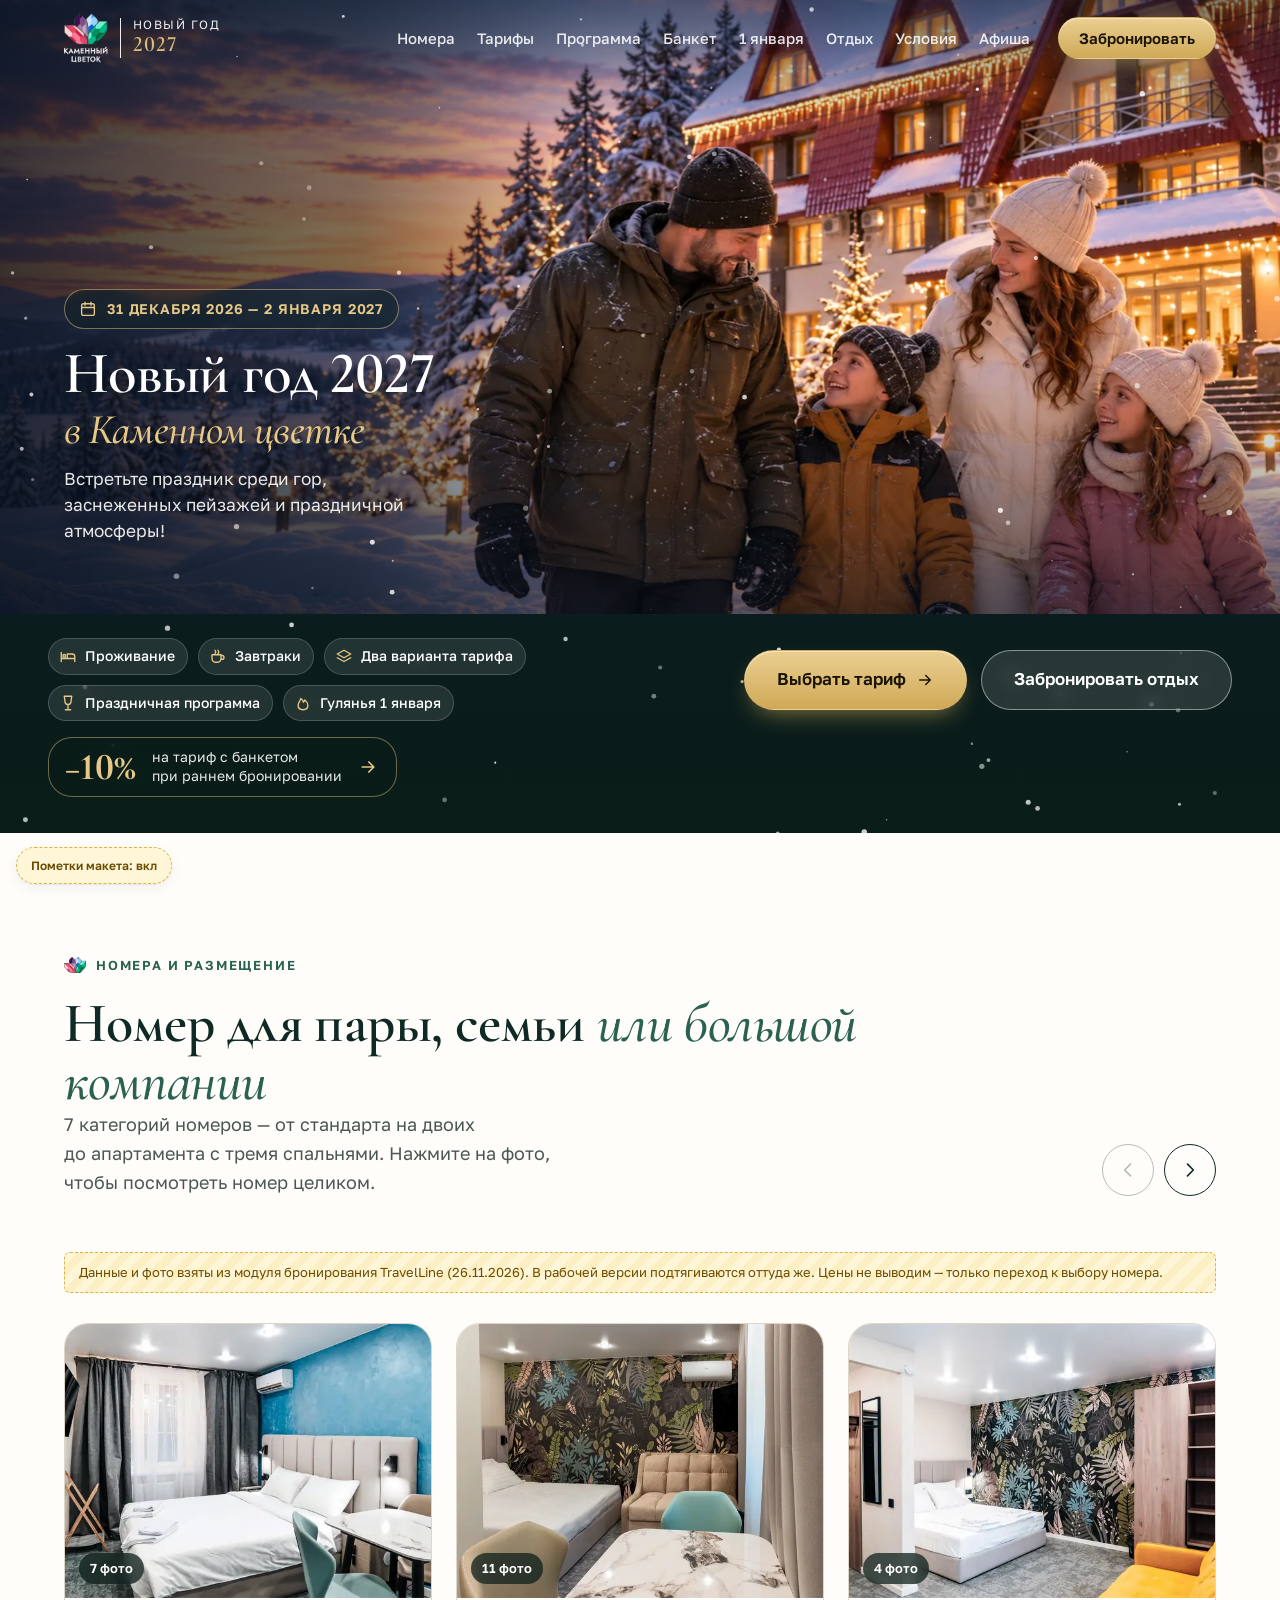
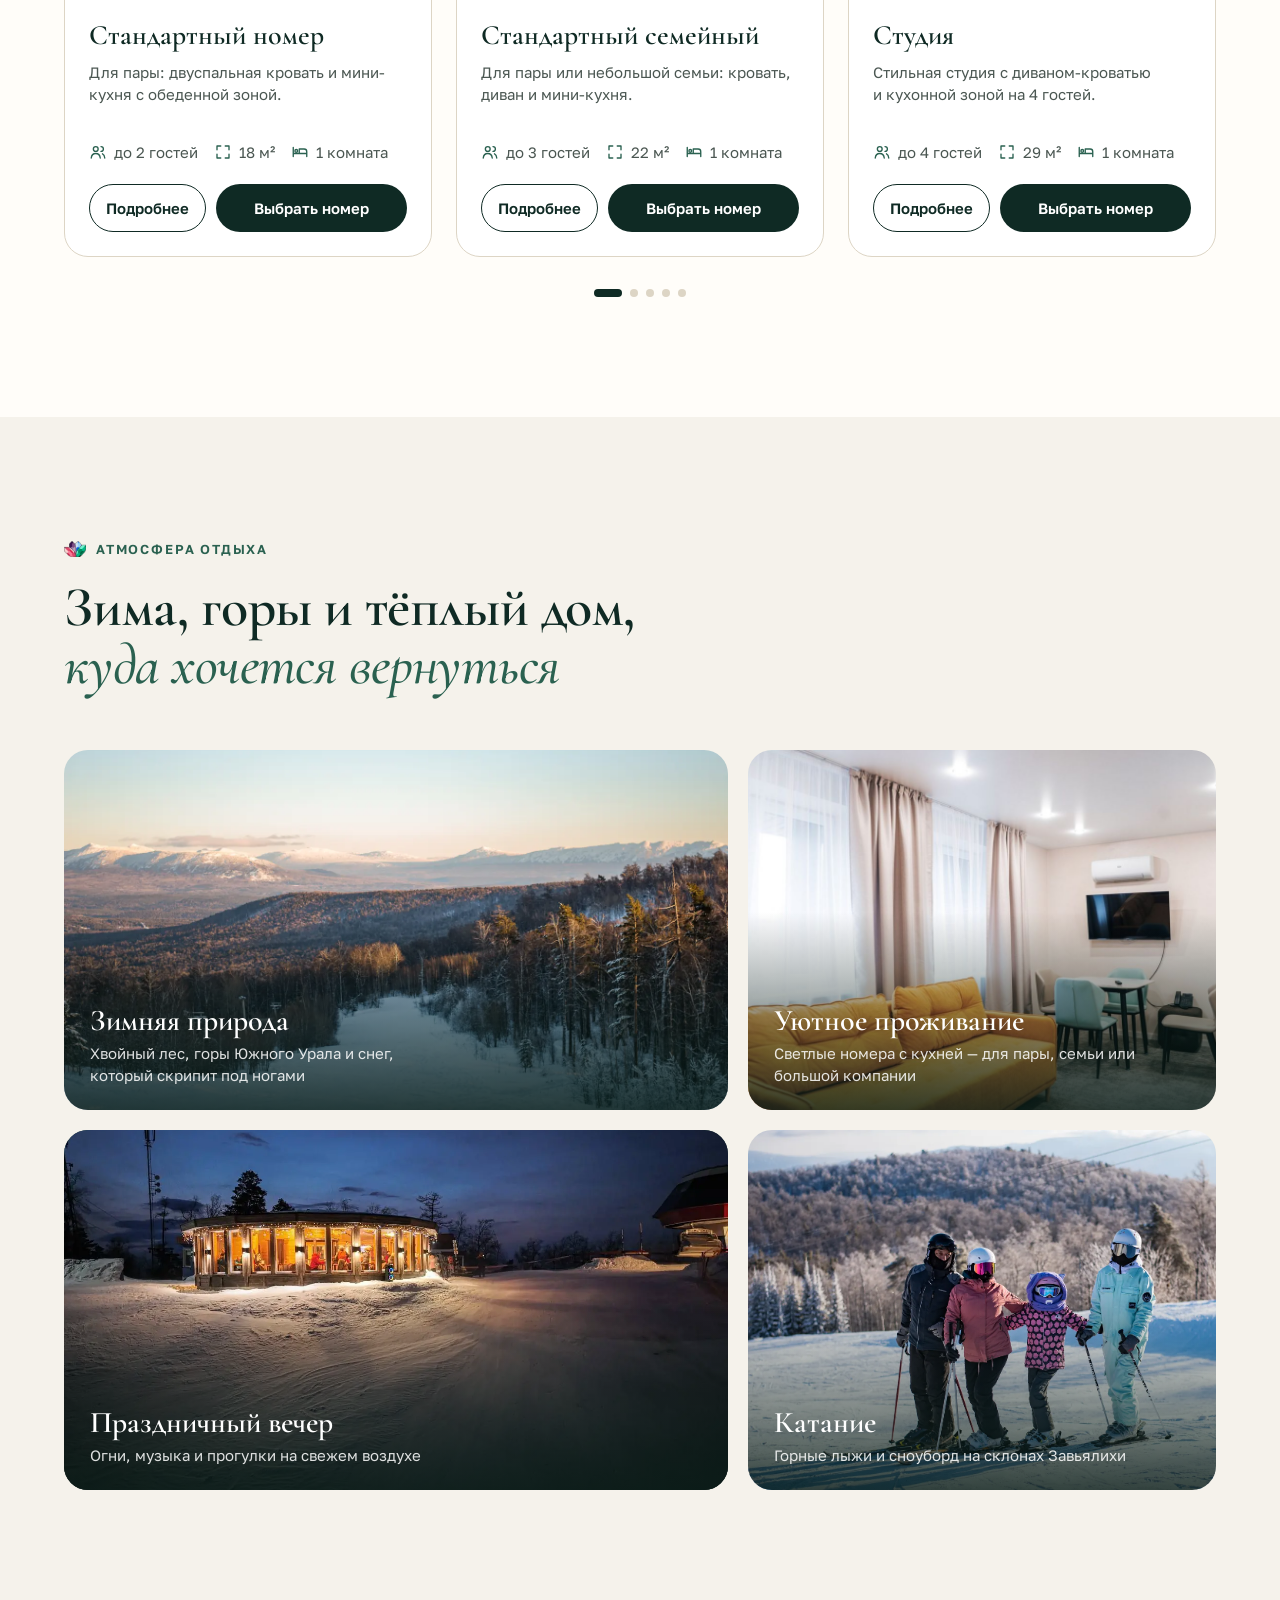
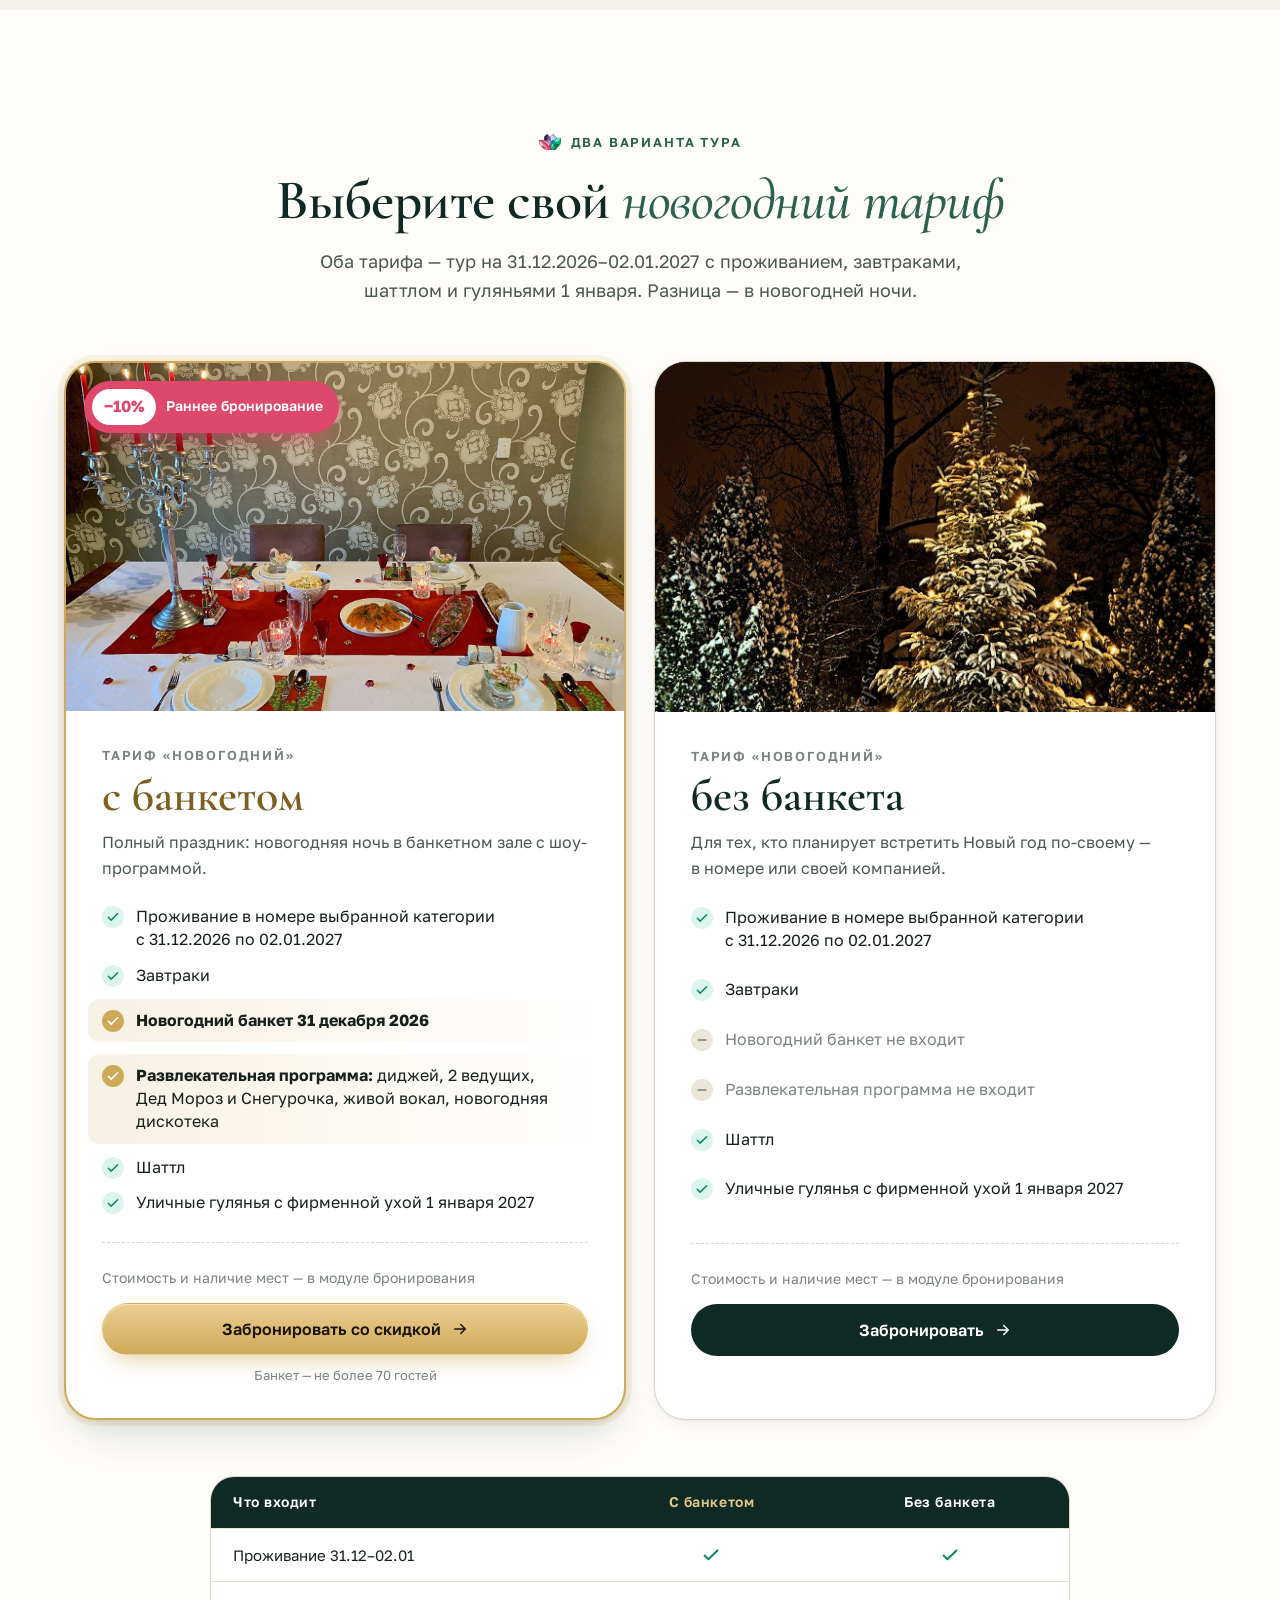
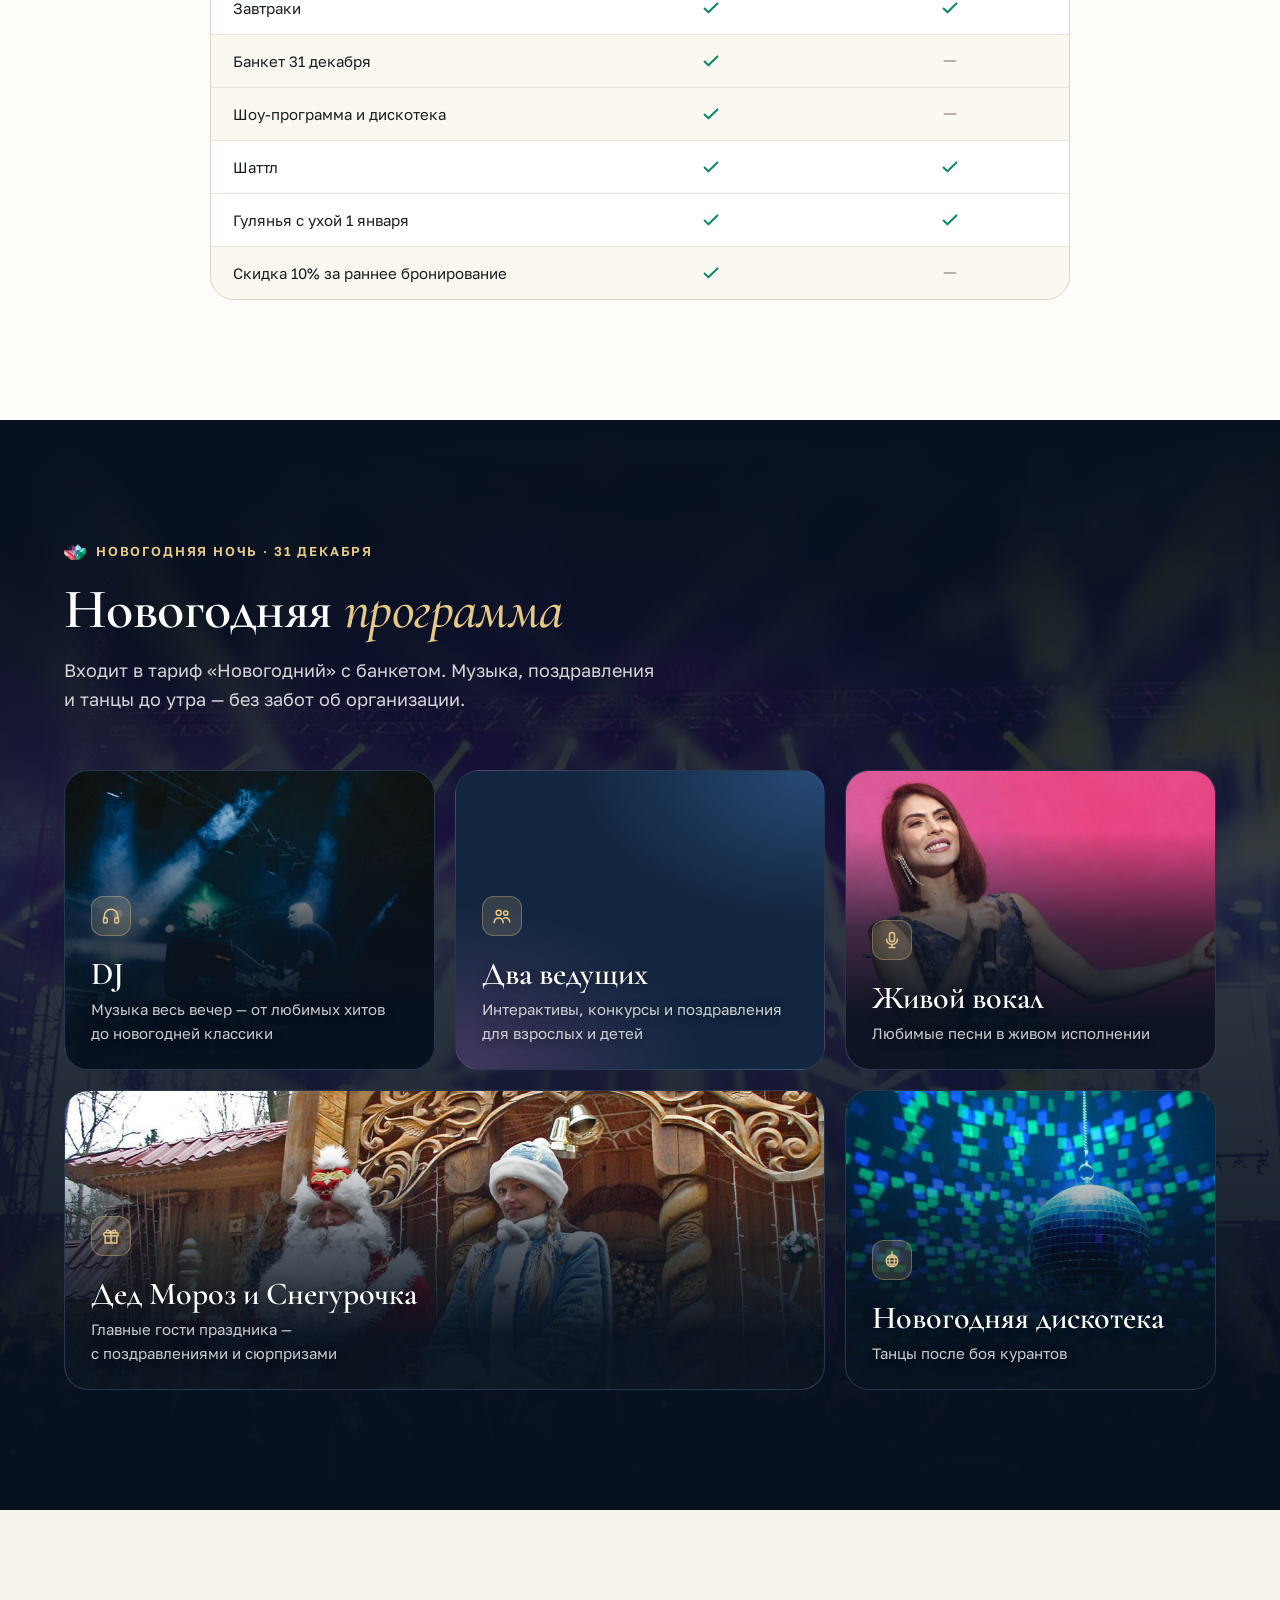
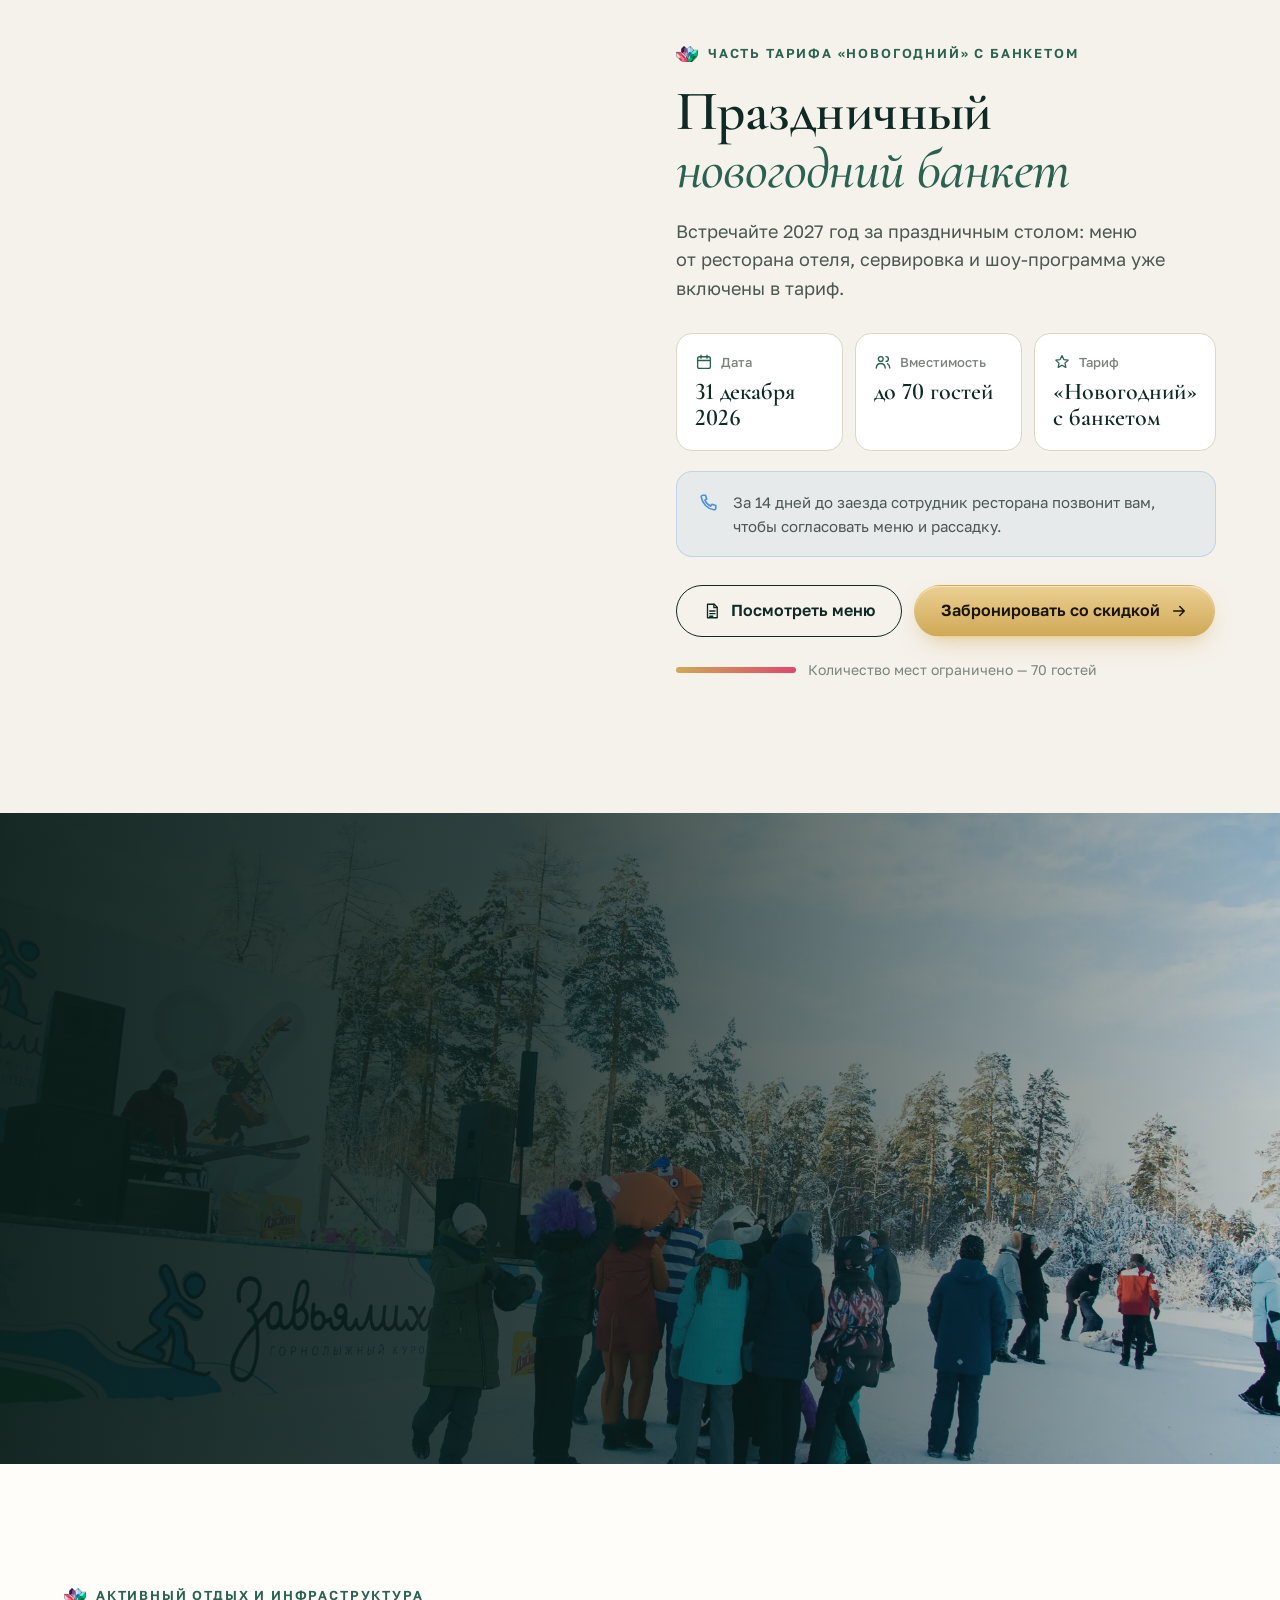
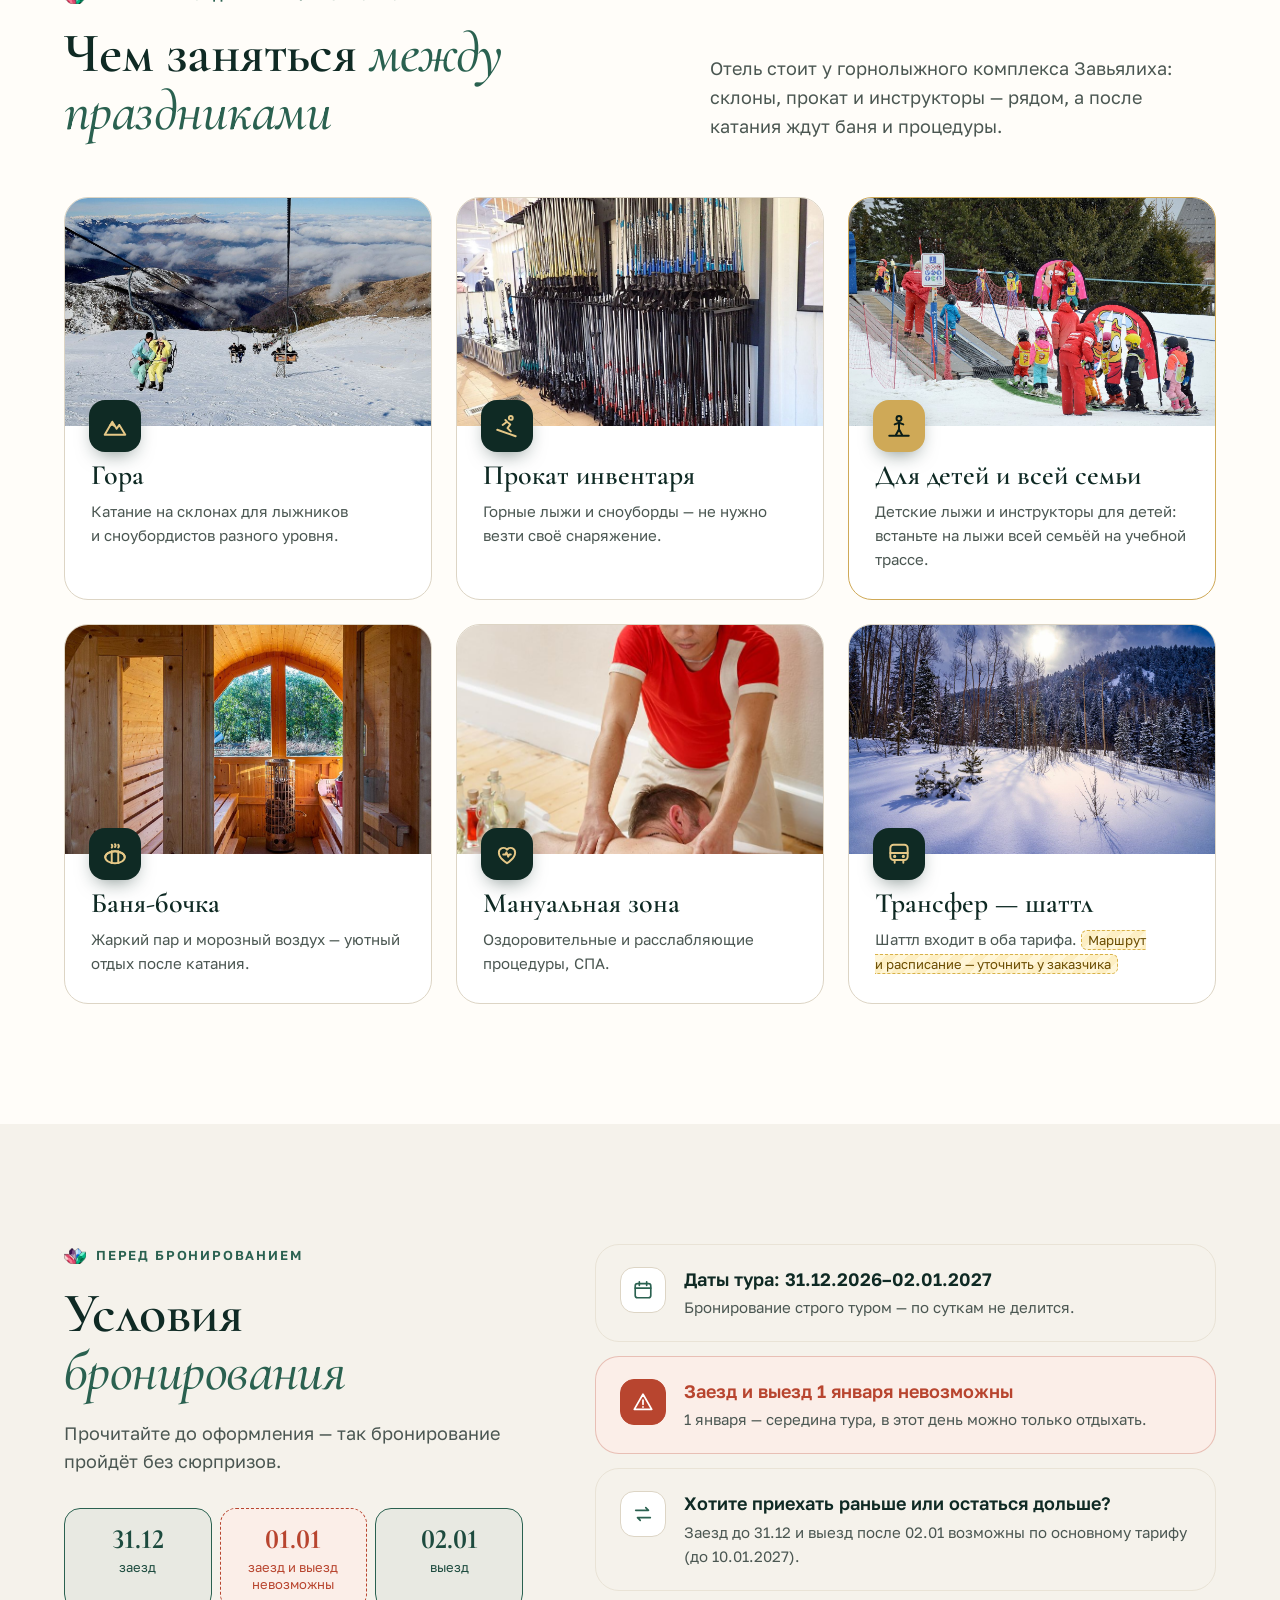
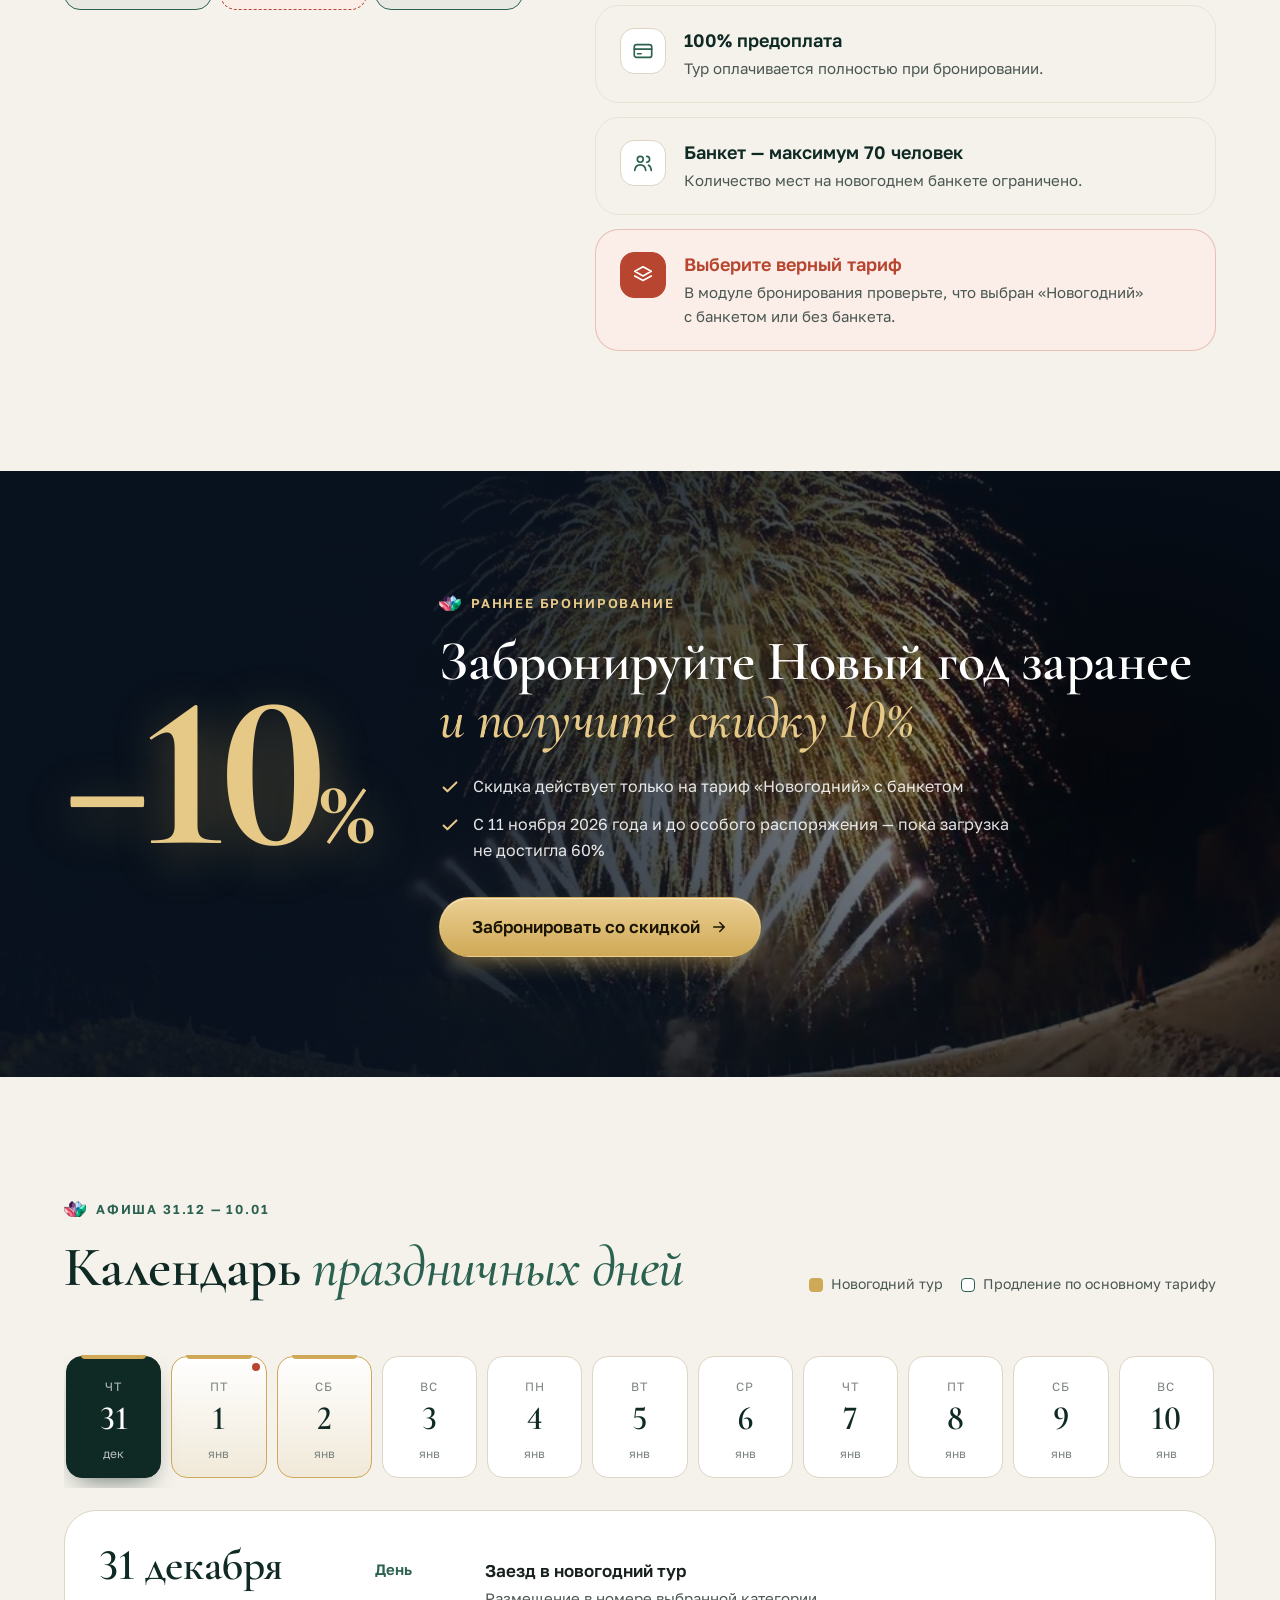
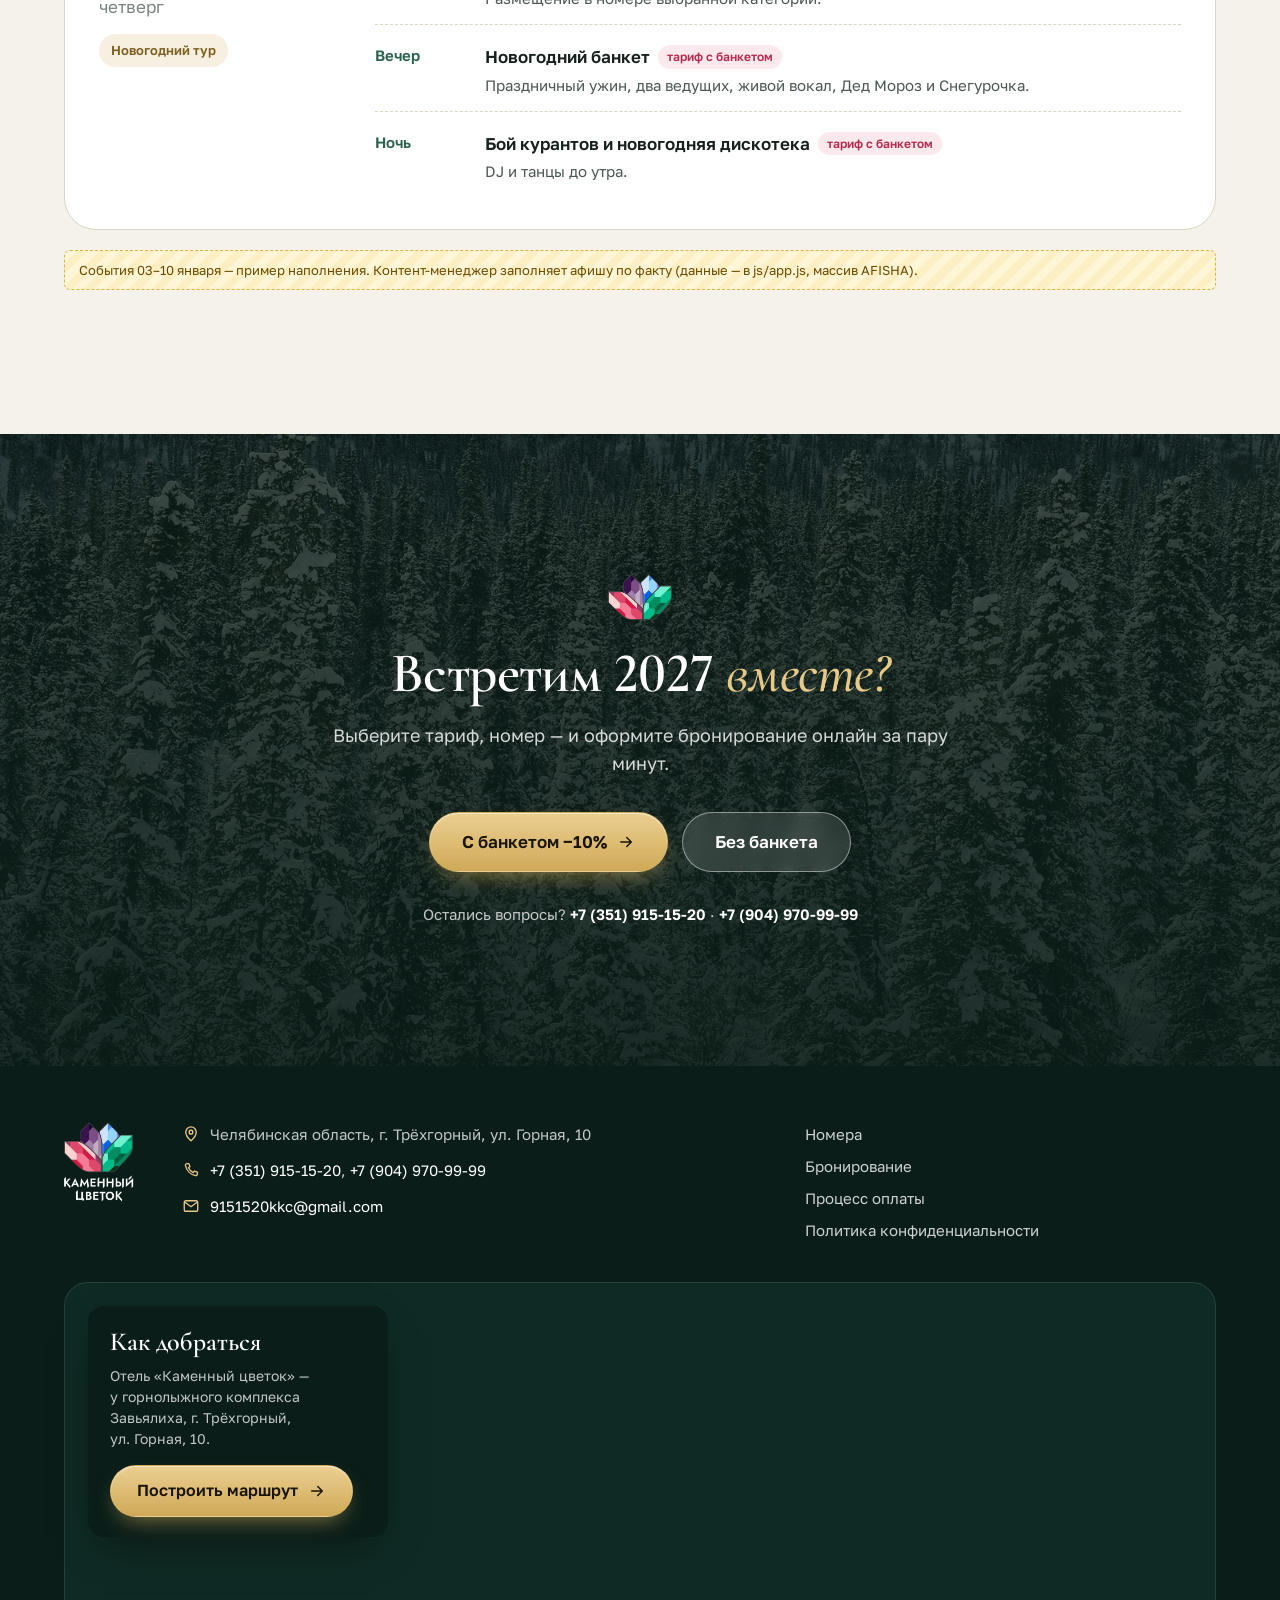
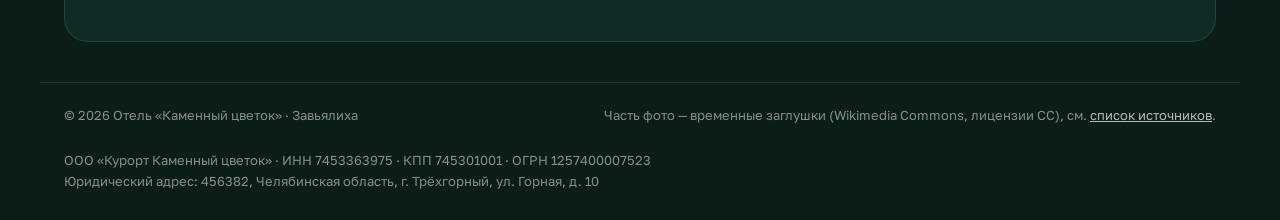
<file: index.html>
<!doctype html>
<html lang="ru">
<head>
<meta charset="utf-8">
<meta name="viewport" content="width=device-width, initial-scale=1, viewport-fit=cover">
<title>Новый год 2027 в «Каменном цветке» — новогодний тур 31.12–02.01 · Завьялиха</title>
<meta name="description" content="Новогодний тур 31 декабря 2026 — 2 января 2027 в отеле «Каменный цветок» у Завьялихи: проживание, завтраки, банкет с программой, гулянья с фирменной ухой 1 января. Скидка 10% при раннем бронировании.">
<meta property="og:title" content="Новый год 2027 в Каменном цветке">
<meta property="og:description" content="Встретьте праздник среди гор, заснеженных пейзажей и праздничной атмосферы.">
<meta property="og:image" content="img/stock/hero-winter.jpg">
<meta name="theme-color" content="#0F2A24">
<link rel="icon" href="img/mark-color.png">
<link rel="preconnect" href="https://fonts.googleapis.com">
<link rel="preconnect" href="https://fonts.gstatic.com" crossorigin>
<link href="https://fonts.googleapis.com/css2?family=Cormorant+Garamond:ital,wght@0,500;0,600;0,700;1,500;1,600&family=Golos+Text:wght@400;500;600;700&display=swap" rel="stylesheet">
<link rel="preload" as="image" href="img/stock/hero-winter.jpg">
<link rel="stylesheet" href="css/styles.css">
</head>
<body>

<!-- SVG-иконки -->
<svg width="0" height="0" style="position:absolute" aria-hidden="true">
  <defs>
    <symbol id="i-check" viewBox="0 0 24 24"><path d="M5 12.5l4.2 4.2L19 7" fill="none" stroke="currentColor" stroke-width="2.2" stroke-linecap="round" stroke-linejoin="round"/></symbol>
    <symbol id="i-minus" viewBox="0 0 24 24"><path d="M6 12h12" fill="none" stroke="currentColor" stroke-width="2" stroke-linecap="round"/></symbol>
    <symbol id="i-arrow" viewBox="0 0 24 24"><path d="M5 12h14M13 6l6 6-6 6" fill="none" stroke="currentColor" stroke-width="2" stroke-linecap="round" stroke-linejoin="round"/></symbol>
    <symbol id="i-left" viewBox="0 0 24 24"><path d="M15 5l-7 7 7 7" fill="none" stroke="currentColor" stroke-width="2" stroke-linecap="round" stroke-linejoin="round"/></symbol>
    <symbol id="i-right" viewBox="0 0 24 24"><path d="M9 5l7 7-7 7" fill="none" stroke="currentColor" stroke-width="2" stroke-linecap="round" stroke-linejoin="round"/></symbol>
    <symbol id="i-cal" viewBox="0 0 24 24"><g fill="none" stroke="currentColor" stroke-width="1.8" stroke-linecap="round"><rect x="3.5" y="5" width="17" height="15.5" rx="2.5"/><path d="M3.5 10h17M8 3v4M16 3v4"/></g></symbol>
    <symbol id="i-bed" viewBox="0 0 24 24"><g fill="none" stroke="currentColor" stroke-width="1.8" stroke-linecap="round" stroke-linejoin="round"><path d="M3 18V6M3 14h18v4M21 14v-2.5A3.5 3.5 0 0 0 17.5 8H11v6"/><circle cx="7" cy="10.5" r="1.8"/></g></symbol>
    <symbol id="i-cup" viewBox="0 0 24 24"><g fill="none" stroke="currentColor" stroke-width="1.8" stroke-linecap="round" stroke-linejoin="round"><path d="M4 9h12v5a5 5 0 0 1-5 5H9a5 5 0 0 1-5-5V9zM16 10h1.5a2.5 2.5 0 0 1 0 5H16M8 3c0 1.2 1 1.2 1 2.4S8 6.6 8 7.8M12 3c0 1.2 1 1.2 1 2.4s-1 1.2-1 2.4"/></g></symbol>
    <symbol id="i-glass" viewBox="0 0 24 24"><g fill="none" stroke="currentColor" stroke-width="1.8" stroke-linecap="round" stroke-linejoin="round"><path d="M7 3h10l-1 7a4 4 0 0 1-8 0L7 3zM12 14v7M8.5 21h7"/></g></symbol>
    <symbol id="i-star" viewBox="0 0 24 24"><path d="M12 3.5l2.5 5.3 5.8.7-4.3 4 1.1 5.7L12 16.4l-5.1 2.8L8 13.5l-4.3-4 5.8-.7z" fill="none" stroke="currentColor" stroke-width="1.7" stroke-linejoin="round"/></symbol>
    <symbol id="i-bus" viewBox="0 0 24 24"><g fill="none" stroke="currentColor" stroke-width="1.8" stroke-linecap="round" stroke-linejoin="round"><rect x="4" y="3.5" width="16" height="14" rx="3"/><path d="M4 11h16M8 17.5V20M16 17.5V20"/><circle cx="8" cy="14.3" r=".6" fill="currentColor"/><circle cx="16" cy="14.3" r=".6" fill="currentColor"/></g></symbol>
    <symbol id="i-fire" viewBox="0 0 24 24"><g fill="none" stroke="currentColor" stroke-width="1.8" stroke-linecap="round" stroke-linejoin="round"><path d="M12 21c-3.9 0-6.5-2.6-6.5-6 0-3.6 3-5.6 3.5-9 2.3 1.3 3.4 3.4 3.5 5 1-.6 1.7-1.7 1.8-3 2.4 1.8 4.2 4.3 4.2 7 0 3.4-2.6 6-6.5 6z"/></g></symbol>
    <symbol id="i-headphones" viewBox="0 0 24 24"><g fill="none" stroke="currentColor" stroke-width="1.8" stroke-linecap="round" stroke-linejoin="round"><path d="M4 15v-3a8 8 0 0 1 16 0v3"/><rect x="3" y="14" width="4.5" height="6.5" rx="1.6"/><rect x="16.5" y="14" width="4.5" height="6.5" rx="1.6"/></g></symbol>
    <symbol id="i-mic" viewBox="0 0 24 24"><g fill="none" stroke="currentColor" stroke-width="1.8" stroke-linecap="round" stroke-linejoin="round"><rect x="9" y="3" width="6" height="11" rx="3"/><path d="M5.5 11a6.5 6.5 0 0 0 13 0M12 17.5V21M8.5 21h7"/></g></symbol>
    <symbol id="i-hosts" viewBox="0 0 24 24"><g fill="none" stroke="currentColor" stroke-width="1.8" stroke-linecap="round" stroke-linejoin="round"><circle cx="8" cy="8" r="3"/><circle cx="16.5" cy="8.5" r="2.6"/><path d="M2.5 20c.5-3.6 2.7-5.5 5.5-5.5s5 1.9 5.5 5.5M14 14.8c.8-.4 1.6-.6 2.5-.6 2.4 0 4.3 1.7 4.8 5"/></g></symbol>
    <symbol id="i-gift" viewBox="0 0 24 24"><g fill="none" stroke="currentColor" stroke-width="1.8" stroke-linecap="round" stroke-linejoin="round"><rect x="3.5" y="8" width="17" height="4" rx="1"/><path d="M5 12v8.5h14V12M12 8v12.5M12 8c-1.5-3.5-5.5-4-5.5-1.5S10 8 12 8zm0 0c1.5-3.5 5.5-4 5.5-1.5S14 8 12 8z"/></g></symbol>
    <symbol id="i-disco" viewBox="0 0 24 24"><g fill="none" stroke="currentColor" stroke-width="1.6" stroke-linecap="round"><path d="M12 2v4"/><circle cx="12" cy="13" r="7"/><path d="M5 13h14M12 6c-2.2 2-3.3 4.4-3.3 7s1.1 5 3.3 7M12 6c2.2 2 3.3 4.4 3.3 7s-1.1 5-3.3 7M6.3 9h11.4M6.3 17h11.4"/></g></symbol>
    <symbol id="i-ski" viewBox="0 0 24 24"><g fill="none" stroke="currentColor" stroke-width="1.8" stroke-linecap="round" stroke-linejoin="round"><circle cx="15.5" cy="4.5" r="1.8"/><path d="M3 15.5l17 6M8 11l4-3 3 2.5-2.5 3.5 3 3M12 8l-1.5-1.5"/></g></symbol>
    <symbol id="i-sauna" viewBox="0 0 24 24"><g fill="none" stroke="currentColor" stroke-width="1.8" stroke-linecap="round" stroke-linejoin="round"><ellipse cx="12" cy="15" rx="9" ry="5.5"/><path d="M3 15c0-3 4-5.5 9-5.5s9 2.5 9 5.5M9 9.5V20.3M15 9.5V20.3M9 3.5c.8.8.8 1.7 0 2.5M12 3c.8.8.8 1.7 0 2.5M15 3.5c.8.8.8 1.7 0 2.5"/></g></symbol>
    <symbol id="i-hands" viewBox="0 0 24 24"><g fill="none" stroke="currentColor" stroke-width="1.8" stroke-linecap="round" stroke-linejoin="round"><path d="M12 20.5s-7.5-4.4-7.5-10A4.2 4.2 0 0 1 12 8a4.2 4.2 0 0 1 7.5 2.5c0 5.6-7.5 10-7.5 10z"/><path d="M8.5 12.5h2l1-2 1.6 4 1-2h1.4"/></g></symbol>
    <symbol id="i-mountain" viewBox="0 0 24 24"><g fill="none" stroke="currentColor" stroke-width="1.8" stroke-linecap="round" stroke-linejoin="round"><path d="M2.5 20l7-12 4 6.5 2.5-3.5 5.5 9z"/><path d="M7.5 11.4l2-.9 1.7 1.2"/></g></symbol>
    <symbol id="i-child" viewBox="0 0 24 24"><g fill="none" stroke="currentColor" stroke-width="1.8" stroke-linecap="round" stroke-linejoin="round"><circle cx="12" cy="5" r="2.3"/><path d="M8 10.5l4-1.5 4 1.5M12 9v6l-3 5.5M12 15l3 5.5M3 21h18"/></g></symbol>
    <symbol id="i-users" viewBox="0 0 24 24"><g fill="none" stroke="currentColor" stroke-width="1.8" stroke-linecap="round" stroke-linejoin="round"><circle cx="9" cy="8" r="3.2"/><path d="M3 20c.4-3.7 2.8-6 6-6s5.6 2.3 6 6M16 4.8a3.2 3.2 0 0 1 0 6.4M18 14.4c1.8.8 2.8 2.8 3 5.6"/></g></symbol>
    <symbol id="i-area" viewBox="0 0 24 24"><g fill="none" stroke="currentColor" stroke-width="1.8" stroke-linecap="round" stroke-linejoin="round"><path d="M4 9V4h5M20 9V4h-5M4 15v5h5M20 15v5h-5"/></g></symbol>
    <symbol id="i-alert" viewBox="0 0 24 24"><g fill="none" stroke="currentColor" stroke-width="1.9" stroke-linecap="round" stroke-linejoin="round"><path d="M12 3.5l9.5 16.5h-19z"/><path d="M12 10v4.5M12 17.3v.2"/></g></symbol>
    <symbol id="i-card" viewBox="0 0 24 24"><g fill="none" stroke="currentColor" stroke-width="1.8" stroke-linecap="round"><rect x="2.5" y="5" width="19" height="14" rx="2.5"/><path d="M2.5 10h19M6 15h4"/></g></symbol>
    <symbol id="i-layers" viewBox="0 0 24 24"><g fill="none" stroke="currentColor" stroke-width="1.8" stroke-linecap="round" stroke-linejoin="round"><path d="M12 3l9 5-9 5-9-5z"/><path d="M3 13l9 5 9-5"/></g></symbol>
    <symbol id="i-swap" viewBox="0 0 24 24"><g fill="none" stroke="currentColor" stroke-width="1.8" stroke-linecap="round" stroke-linejoin="round"><path d="M4 8h14l-3-3M20 16H6l3 3"/></g></symbol>
    <symbol id="i-menu" viewBox="0 0 24 24"><path d="M4 7h16M4 12h16M4 17h16" fill="none" stroke="currentColor" stroke-width="2" stroke-linecap="round"/></symbol>
    <symbol id="i-close" viewBox="0 0 24 24"><path d="M6 6l12 12M18 6L6 18" fill="none" stroke="currentColor" stroke-width="2" stroke-linecap="round"/></symbol>
    <symbol id="i-phone" viewBox="0 0 24 24"><path d="M6.6 3.5h2.6l1.4 4.2-2 1.3a12 12 0 0 0 6.4 6.4l1.3-2 4.2 1.4v2.6a2 2 0 0 1-2.2 2A17 17 0 0 1 4.6 5.7a2 2 0 0 1 2-2.2z" fill="none" stroke="currentColor" stroke-width="1.8" stroke-linejoin="round"/></symbol>
    <symbol id="i-mail" viewBox="0 0 24 24"><g fill="none" stroke="currentColor" stroke-width="1.8"><rect x="3" y="5" width="18" height="14" rx="2.5"/><path d="m4 7 8 6 8-6"/></g></symbol>
    <symbol id="i-pin" viewBox="0 0 24 24"><g fill="none" stroke="currentColor" stroke-width="1.8"><path d="M12 21s-7-6.2-7-11.5a7 7 0 0 1 14 0C19 14.8 12 21 12 21z"/><circle cx="12" cy="9.5" r="2.5"/></g></symbol>
    <symbol id="i-menu-doc" viewBox="0 0 24 24"><g fill="none" stroke="currentColor" stroke-width="1.8" stroke-linecap="round" stroke-linejoin="round"><path d="M6 3h9l4 4v14H6z"/><path d="M14.5 3v4.5H19M9 12h7M9 15.5h7M9 19h4"/></g></symbol>
    <symbol id="i-snow" viewBox="0 0 24 24"><g fill="none" stroke="currentColor" stroke-width="1.6" stroke-linecap="round"><path d="M12 2.5v19M3.8 7.2l16.4 9.6M3.8 16.8l16.4-9.6M9.5 4l2.5 2.3L14.5 4M9.5 20l2.5-2.3 2.5 2.3M4 10.4l3.2.9-.8 3.3M20 13.6l-3.2-.9.8-3.3M4 13.6l3.2-.9-.8-3.3M20 10.4l-3.2.9.8 3.3"/></g></symbol>
  </defs>
</svg>

<a class="skip" href="#tariffs">Перейти к тарифам</a>

<!-- ============ ШАПКА ============ -->
<header class="hdr" id="hdr">
  <div class="wrap hdr__in">
    <a class="hdr__logo" href="https://kamenniy-cvetok.ru/" aria-label="Каменный цветок — на главную">
      <img class="hdr__logo-light" src="img/logo-light.png" alt="Каменный цветок" width="44" height="50">
      <img class="hdr__logo-dark" src="img/logo-color.png" alt="" width="44" height="50" aria-hidden="true">
      <span class="hdr__brand">Новый год<br><b>2027</b></span>
    </a>
    <nav class="hdr__nav" id="nav" aria-label="Разделы страницы">
      <a href="#rooms">Номера</a>
      <a href="#tariffs">Тарифы</a>
      <a href="#program">Программа</a>
      <a href="#banquet">Банкет</a>
      <a href="#jan1">1 января</a>
      <a href="#active">Отдых</a>
      <a href="#terms">Условия</a>
      <a href="#afisha">Афиша</a>
      <a class="hdr__nav-phone" href="tel:+73519151520"><svg><use href="#i-phone"/></svg>+7 (351) 915-15-20</a>
    </nav>
    <a class="hdr__phone" href="tel:+73519151520"><svg><use href="#i-phone"/></svg><span>+7 (351) 915-15-20</span></a>
    <a class="btn btn--gold btn--sm hdr__cta" data-book="any" data-goal="ny_book_header" href="https://kamenniy-cvetok.ru/booking/">Забронировать</a>
    <button class="hdr__burger" id="burger" aria-label="Открыть меню" aria-expanded="false" aria-controls="nav"><svg><use href="#i-menu"/></svg></button>
  </div>
</header>

<main>

<!-- ============ 4.1 HERO ============ -->
<section class="hero hero--banner" id="top">
  <canvas class="hero__snow" id="snow" aria-hidden="true"></canvas>
  <div class="hero__poster">
    <picture>
      <source media="(max-width:640px)" srcset="img/banner/ny-clean-mobile.webp" width="1073" height="744">
      <img src="img/banner/ny-clean-2113.webp" srcset="img/banner/ny-clean-1200.webp 1200w, img/banner/ny-clean-2113.webp 2113w" sizes="(max-width:1440px) 100vw, 1392px" width="2113" height="744" alt="Семья гуляет у заснеженного отеля «Каменный цветок» на закате" fetchpriority="high">
    </picture>
    <div class="hero__over">
      <p class="hero__dates"><svg><use href="#i-cal"/></svg>31 декабря 2026 — 2 января 2027</p>
      <h1 class="hero__title">Новый год 2027 <span>в Каменном цветке</span></h1>
      <p class="hero__lead">Встретьте праздник среди гор, заснеженных пейзажей и&nbsp;праздничной атмосферы!</p>
    </div>
  </div>
  <div class="wrap hero__in">
    <ul class="hero__chips">
      <li><svg><use href="#i-bed"/></svg>Проживание</li>
      <li><svg><use href="#i-cup"/></svg>Завтраки</li>
      <li><svg><use href="#i-layers"/></svg>Два варианта тарифа</li>
      <li><svg><use href="#i-glass"/></svg>Праздничная программа</li>
      <li><svg><use href="#i-fire"/></svg>Гулянья 1 января</li>
    </ul>
    <div class="hero__actions">
      <a class="btn btn--gold btn--lg" href="#tariffs" data-goal="ny_hero_choose">Выбрать тариф<svg><use href="#i-arrow"/></svg></a>
      <a class="btn btn--glass btn--lg" data-book="any" data-goal="ny_book_hero" href="https://kamenniy-cvetok.ru/booking/">Забронировать отдых</a>
    </div>
    <a class="hero__promo" href="#early">
      <b>−10%</b><span>на тариф с банкетом<br>при раннем бронировании</span><svg><use href="#i-arrow"/></svg>
    </a>
  </div>
</section>

<!-- ============ 4.8 НОМЕРА ============ -->
<section class="sec sec--paper" id="rooms">
  <div class="wrap">
    <div class="sec__head sec__head--split">
      <div>
        <p class="eyebrow"><img src="img/mark-color.png" alt="" width="22" height="16">Номера и&nbsp;размещение</p>
        <h2 class="h2">Номер для пары, семьи <em>или большой компании</em></h2>
        <p class="sec__lead">7&nbsp;категорий номеров&nbsp;— от&nbsp;стандарта на&nbsp;двоих до&nbsp;апартамента с&nbsp;тремя спальнями. Нажмите на&nbsp;фото, чтобы посмотреть номер целиком.</p>
      </div>
      <div class="carousel__nav">
        <button class="round" type="button" data-car="prev" aria-label="Предыдущие номера"><svg><use href="#i-left"/></svg></button>
        <button class="round" type="button" data-car="next" aria-label="Следующие номера"><svg><use href="#i-right"/></svg></button>
      </div>
    </div>
    <p class="todo todo--block" data-note>Данные и&nbsp;фото взяты из&nbsp;модуля бронирования TravelLine (26.11.2026). В&nbsp;рабочей версии подтягиваются оттуда же. Цены не&nbsp;выводим&nbsp;— только переход к&nbsp;выбору номера.</p>
    <div class="carousel" id="roomsCarousel" tabindex="0" aria-label="Карусель номеров">
      <ul class="carousel__track">
        <li class="room">
          <button class="room__media" type="button" data-room="standard" aria-label="Стандартный номер: фото и описание">
            <img src="img/rooms/standard/02-s.webp" alt="Стандартный номер" loading="lazy" width="640" height="427">
            <span class="room__count">7 фото</span>
          </button>
          <div class="room__body"><h3>Стандартный номер</h3>
          <p class="room__desc">Для&nbsp;пары: двуспальная кровать и&nbsp;мини-кухня с&nbsp;обеденной зоной.</p>
          <p class="room__meta"><span><svg><use href="#i-users"/></svg>до&nbsp;2 гостей</span><span><svg><use href="#i-area"/></svg>18&nbsp;м²</span><span><svg><use href="#i-bed"/></svg>1&nbsp;комната</span></p>
          <div class="room__acts">
            <button class="btn btn--outline" type="button" data-room="standard" data-goal="ny_room_view">Подробнее</button>
            <a class="btn btn--pine" data-book="room:standard" data-goal="ny_book_room" href="https://kamenniy-cvetok.ru/booking/">Выбрать номер</a>
          </div></div>
        </li>
        <li class="room">
          <button class="room__media" type="button" data-room="standard-family" aria-label="Стандартный семейный номер: фото и описание">
            <img src="img/rooms/standard-family/10-s.webp" alt="Стандартный семейный номер" loading="lazy" width="640" height="427">
            <span class="room__count">11 фото</span>
          </button>
          <div class="room__body"><h3>Стандартный семейный</h3>
          <p class="room__desc">Для&nbsp;пары или&nbsp;небольшой семьи: кровать, диван и&nbsp;мини-кухня.</p>
          <p class="room__meta"><span><svg><use href="#i-users"/></svg>до&nbsp;3 гостей</span><span><svg><use href="#i-area"/></svg>22&nbsp;м²</span><span><svg><use href="#i-bed"/></svg>1&nbsp;комната</span></p>
          <div class="room__acts">
            <button class="btn btn--outline" type="button" data-room="standard-family" data-goal="ny_room_view">Подробнее</button>
            <a class="btn btn--pine" data-book="room:standard-family" data-goal="ny_book_room" href="https://kamenniy-cvetok.ru/booking/">Выбрать номер</a>
          </div></div>
        </li>
        <li class="room">
          <button class="room__media" type="button" data-room="studio" aria-label="Студия: фото и описание">
            <img src="img/rooms/studio/01-s.webp" alt="Студия" loading="lazy" width="640" height="427">
            <span class="room__count">4 фото</span>
          </button>
          <div class="room__body"><h3>Студия</h3>
          <p class="room__desc">Стильная студия с&nbsp;диваном-кроватью и&nbsp;кухонной зоной на&nbsp;4&nbsp;гостей.</p>
          <p class="room__meta"><span><svg><use href="#i-users"/></svg>до&nbsp;4 гостей</span><span><svg><use href="#i-area"/></svg>29&nbsp;м²</span><span><svg><use href="#i-bed"/></svg>1&nbsp;комната</span></p>
          <div class="room__acts">
            <button class="btn btn--outline" type="button" data-room="studio" data-goal="ny_room_view">Подробнее</button>
            <a class="btn btn--pine" data-book="room:studio" data-goal="ny_book_room" href="https://kamenniy-cvetok.ru/booking/">Выбрать номер</a>
          </div></div>
        </li>
        <li class="room">
          <button class="room__media" type="button" data-room="lux" aria-label="Люкс: фото и описание">
            <img src="img/rooms/lux/04-s.webp" alt="Люкс" loading="lazy" width="640" height="427">
            <span class="room__count">8 фото</span>
          </button>
          <div class="room__body"><h3>Люкс</h3>
          <p class="room__desc">Отдельная спальня и&nbsp;гостиная-студия с&nbsp;кухней и&nbsp;диваном.</p>
          <p class="room__meta"><span><svg><use href="#i-users"/></svg>до&nbsp;4 гостей</span><span><svg><use href="#i-area"/></svg>36&nbsp;м²</span><span><svg><use href="#i-bed"/></svg>2&nbsp;комнаты</span></p>
          <div class="room__acts">
            <button class="btn btn--outline" type="button" data-room="lux" data-goal="ny_room_view">Подробнее</button>
            <a class="btn btn--pine" data-book="room:lux" data-goal="ny_book_room" href="https://kamenniy-cvetok.ru/booking/">Выбрать номер</a>
          </div></div>
        </li>
        <li class="room">
          <button class="room__media" type="button" data-room="family-lux" aria-label="Семейный люкс: фото и описание">
            <img src="img/rooms/family-lux/01-s.webp" alt="Семейный люкс" loading="lazy" width="640" height="427">
            <span class="room__count">5 фото</span>
          </button>
          <div class="room__body"><h3>Семейный люкс</h3>
          <p class="room__desc">Спальня для&nbsp;взрослых и&nbsp;большая гостиная с&nbsp;кухней на&nbsp;6&nbsp;гостей.</p>
          <p class="room__meta"><span><svg><use href="#i-users"/></svg>до&nbsp;6 гостей</span><span><svg><use href="#i-area"/></svg>38&nbsp;м²</span><span><svg><use href="#i-bed"/></svg>2&nbsp;комнаты</span></p>
          <div class="room__acts">
            <button class="btn btn--outline" type="button" data-room="family-lux" data-goal="ny_room_view">Подробнее</button>
            <a class="btn btn--pine" data-book="room:family-lux" data-goal="ny_book_room" href="https://kamenniy-cvetok.ru/booking/">Выбрать номер</a>
          </div></div>
        </li>
        <li class="room">
          <button class="room__media" type="button" data-room="apartment-2br" aria-label="Семейный апартамент с 2 спальнями: фото и описание">
            <img src="img/rooms/apartment-2br/16-s.webp" alt="Семейный апартамент с 2 спальнями" loading="lazy" width="640" height="427">
            <span class="room__count">18 фото</span>
          </button>
          <div class="room__body"><h3>Апартамент с&nbsp;2 спальнями</h3>
          <p class="room__desc">Две спальни, гостиная со&nbsp;столом на&nbsp;6 и&nbsp;полноценная кухня.</p>
          <p class="room__meta"><span><svg><use href="#i-users"/></svg>до&nbsp;6 гостей</span><span><svg><use href="#i-area"/></svg>64&nbsp;м²</span><span><svg><use href="#i-bed"/></svg>3&nbsp;комнаты</span></p>
          <div class="room__acts">
            <button class="btn btn--outline" type="button" data-room="apartment-2br" data-goal="ny_room_view">Подробнее</button>
            <a class="btn btn--pine" data-book="room:apartment-2br" data-goal="ny_book_room" href="https://kamenniy-cvetok.ru/booking/">Выбрать номер</a>
          </div></div>
        </li>
        <li class="room">
          <button class="room__media" type="button" data-room="apartment-3br" aria-label="Семейный апартамент с 3 спальнями: фото и описание">
            <img src="img/rooms/apartment-3br/01-s.webp" alt="Семейный апартамент с 3 спальнями" loading="lazy" width="640" height="427">
            <span class="room__count">26 фото</span>
          </button>
          <div class="room__body"><h3>Апартамент с&nbsp;3 спальнями</h3>
          <p class="room__desc">Три спальни и&nbsp;большая гостиная с&nbsp;кухней&nbsp;— для&nbsp;большой семьи или&nbsp;компании.</p>
          <p class="room__meta"><span><svg><use href="#i-users"/></svg>до&nbsp;9 гостей</span><span><svg><use href="#i-area"/></svg>64&nbsp;м²</span><span><svg><use href="#i-bed"/></svg>4&nbsp;комнаты</span></p>
          <div class="room__acts">
            <button class="btn btn--outline" type="button" data-room="apartment-3br" data-goal="ny_room_view">Подробнее</button>
            <a class="btn btn--pine" data-book="room:apartment-3br" data-goal="ny_book_room" href="https://kamenniy-cvetok.ru/booking/">Выбрать номер</a>
          </div></div>
        </li>
      </ul>
    </div>
    <div class="carousel__dots" id="roomsDots" aria-hidden="true"></div>
  </div>
</section>

<!-- ============ 4.2 АТМОСФЕРА ============ -->
<section class="sec sec--snow" id="mood">
  <div class="wrap">
    <div class="sec__head">
      <p class="eyebrow"><img src="img/mark-color.png" alt="" width="22" height="16">Атмосфера отдыха</p>
      <h2 class="h2">Зима, горы и&nbsp;тёплый дом,<br><em>куда хочется вернуться</em></h2>
    </div>
    <div class="mood">
      <figure class="mood__item mood__item--a reveal">
        <img src="img/zav/nature-ridge.webp" alt="Закат над заснеженными хребтами у Завьялихи" loading="lazy">
        <figcaption><b>Зимняя природа</b>Хвойный лес, горы Южного Урала и&nbsp;снег, который скрипит под ногами</figcaption>
      </figure>
      <figure class="mood__item mood__item--b reveal">
        <img src="img/cozy-room.jpg" alt="Гостиная в номере отеля «Каменный цветок»" loading="lazy">
        <figcaption><b>Уютное проживание</b>Светлые номера с&nbsp;кухней — для пары, семьи или большой компании</figcaption>
      </figure>
      <figure class="mood__item mood__item--c reveal">
        <img src="img/zav/family-ski.webp" alt="Семья на лыжах на склоне Завьялихи" loading="lazy">
        <figcaption><b>Катание</b>Горные лыжи и&nbsp;сноуборд на склонах Завьялихи</figcaption>
      </figure>
      <figure class="mood__item mood__item--d reveal">
        <img src="img/zav/evening-lights.webp" alt="Огни Завьялихи зимним вечером" loading="lazy">
        <figcaption><b>Праздничный вечер</b>Огни, музыка и&nbsp;прогулки на свежем воздухе</figcaption>
      </figure>
    </div>
  </div>
</section>

<!-- ============ 4.3 ТАРИФЫ ============ -->
<section class="sec sec--paper" id="tariffs">
  <div class="wrap">
    <div class="sec__head sec__head--center">
      <p class="eyebrow"><img src="img/mark-color.png" alt="" width="22" height="16">Два варианта тура</p>
      <h2 class="h2">Выберите свой <em>новогодний тариф</em></h2>
      <p class="sec__lead">Оба тарифа — тур на 31.12.2026–02.01.2027 с&nbsp;проживанием, завтраками, шаттлом и&nbsp;гуляньями 1&nbsp;января. Разница — в&nbsp;новогодней ночи.</p>
    </div>

    <div class="tariffs">
      <!-- Тариф 1 -->
      <article class="tariff tariff--main reveal">
        <div class="tariff__media">
          <img src="img/stock/banquet-table.jpg" alt="Праздничный новогодний стол" loading="lazy">
          <span class="tariff__badge"><b>−10%</b>Раннее бронирование</span>
        </div>
        <div class="tariff__body">
          <p class="tariff__kicker">Тариф «Новогодний»</p>
          <h3 class="tariff__name">с банкетом</h3>
          <p class="tariff__desc">Полный праздник: новогодняя ночь в&nbsp;банкетном зале с&nbsp;шоу-программой.</p>
          <ul class="tariff__list">
            <li><svg><use href="#i-check"/></svg>Проживание в&nbsp;номере выбранной категории с&nbsp;31.12.2026 по&nbsp;02.01.2027</li>
            <li><svg><use href="#i-check"/></svg>Завтраки</li>
            <li class="is-extra"><svg><use href="#i-check"/></svg><span><b>Новогодний банкет 31&nbsp;декабря 2026</b></span></li>
            <li class="is-extra"><svg><use href="#i-check"/></svg><span><b>Развлекательная программа:</b> диджей, 2&nbsp;ведущих, Дед&nbsp;Мороз и&nbsp;Снегурочка, живой вокал, новогодняя дискотека</span></li>
            <li><svg><use href="#i-check"/></svg>Шаттл</li>
            <li><svg><use href="#i-check"/></svg>Уличные гулянья с&nbsp;фирменной ухой 1&nbsp;января 2027</li>
          </ul>
          <div class="tariff__foot">
            <p class="tariff__price">Стоимость и&nbsp;наличие мест — в&nbsp;модуле бронирования</p>
            <button class="btn btn--gold btn--block" type="button" data-open="lead-modal" data-lead="banquet" data-goal="ny_book_tariff_banquet">Забронировать со скидкой<svg><use href="#i-arrow"/></svg></button>
            <p class="tariff__note">Банкет — не более 70 гостей</p>
          </div>
        </div>
      </article>

      <!-- Тариф 2 -->
      <article class="tariff reveal">
        <div class="tariff__media">
          <img src="img/stock/evening-lights.jpg" alt="Заснеженные ели в праздничных огнях" loading="lazy">
        </div>
        <div class="tariff__body">
          <p class="tariff__kicker">Тариф «Новогодний»</p>
          <h3 class="tariff__name">без банкета</h3>
          <p class="tariff__desc">Для тех, кто планирует встретить Новый год по-своему — в&nbsp;номере или своей компанией.</p>
          <ul class="tariff__list">
            <li><svg><use href="#i-check"/></svg>Проживание в&nbsp;номере выбранной категории с&nbsp;31.12.2026 по&nbsp;02.01.2027</li>
            <li><svg><use href="#i-check"/></svg>Завтраки</li>
            <li class="is-off"><svg><use href="#i-minus"/></svg>Новогодний банкет не входит</li>
            <li class="is-off"><svg><use href="#i-minus"/></svg>Развлекательная программа не входит</li>
            <li><svg><use href="#i-check"/></svg>Шаттл</li>
            <li><svg><use href="#i-check"/></svg>Уличные гулянья с&nbsp;фирменной ухой 1&nbsp;января 2027</li>
          </ul>
          <div class="tariff__foot">
            <p class="tariff__price">Стоимость и&nbsp;наличие мест — в&nbsp;модуле бронирования</p>
            <a class="btn btn--pine btn--block" data-book="base" data-goal="ny_book_tariff_base" href="https://kamenniy-cvetok.ru/booking/">Забронировать<svg><use href="#i-arrow"/></svg></a>
            <p class="tariff__note">&nbsp;</p>
          </div>
        </div>
      </article>
    </div>

    <!-- Сравнение -->
    <div class="compare reveal" role="table" aria-label="Сравнение тарифов">
      <div class="compare__row compare__row--head" role="row">
        <span role="columnheader">Что входит</span>
        <span role="columnheader">С банкетом</span>
        <span role="columnheader">Без банкета</span>
      </div>
      <div class="compare__row" role="row"><span role="cell">Проживание 31.12–02.01</span><span role="cell" class="y"><svg><use href="#i-check"/></svg></span><span role="cell" class="y"><svg><use href="#i-check"/></svg></span></div>
      <div class="compare__row" role="row"><span role="cell">Завтраки</span><span role="cell" class="y"><svg><use href="#i-check"/></svg></span><span role="cell" class="y"><svg><use href="#i-check"/></svg></span></div>
      <div class="compare__row compare__row--hl" role="row"><span role="cell">Банкет 31 декабря</span><span role="cell" class="y"><svg><use href="#i-check"/></svg></span><span role="cell" class="n"><svg><use href="#i-minus"/></svg></span></div>
      <div class="compare__row compare__row--hl" role="row"><span role="cell">Шоу-программа и дискотека</span><span role="cell" class="y"><svg><use href="#i-check"/></svg></span><span role="cell" class="n"><svg><use href="#i-minus"/></svg></span></div>
      <div class="compare__row" role="row"><span role="cell">Шаттл</span><span role="cell" class="y"><svg><use href="#i-check"/></svg></span><span role="cell" class="y"><svg><use href="#i-check"/></svg></span></div>
      <div class="compare__row" role="row"><span role="cell">Гулянья с ухой 1 января</span><span role="cell" class="y"><svg><use href="#i-check"/></svg></span><span role="cell" class="y"><svg><use href="#i-check"/></svg></span></div>
      <div class="compare__row compare__row--hl" role="row"><span role="cell">Скидка 10% за раннее бронирование</span><span role="cell" class="y"><svg><use href="#i-check"/></svg></span><span role="cell" class="n"><svg><use href="#i-minus"/></svg></span></div>
    </div>
  </div>
</section>

<!-- ============ 4.4 ПРОГРАММА ============ -->
<section class="sec sec--night program" id="program">
  <div class="program__bg" aria-hidden="true"><img src="img/stock/concert.jpg" alt="" loading="lazy"></div>
  <div class="wrap">
    <div class="sec__head">
      <p class="eyebrow eyebrow--light"><img src="img/mark-color.png" alt="" width="22" height="16">Новогодняя ночь · 31 декабря</p>
      <h2 class="h2 h2--light">Новогодняя <em>программа</em></h2>
      <p class="sec__lead sec__lead--light">Входит в&nbsp;тариф «Новогодний» с&nbsp;банкетом. Музыка, поздравления и&nbsp;танцы до&nbsp;утра — без забот об&nbsp;организации.</p>
    </div>
    <div class="acts">
      <article class="act reveal">
        <img src="img/stock/dj.jpg" alt="Диджей за пультом" loading="lazy">
        <div class="act__body"><svg><use href="#i-headphones"/></svg><h3>DJ</h3><p>Музыка весь вечер — от&nbsp;любимых хитов до&nbsp;новогодней классики</p></div>
      </article>
      <article class="act act--plain reveal">
        <div class="act__body"><svg><use href="#i-hosts"/></svg><h3>Два ведущих</h3><p>Интерактивы, конкурсы и&nbsp;поздравления для взрослых и&nbsp;детей</p></div>
      </article>
      <article class="act act--wide reveal">
        <img src="img/stock/ded-moroz.jpg" alt="Дед Мороз и Снегурочка" loading="lazy">
        <div class="act__body"><svg><use href="#i-gift"/></svg><h3>Дед Мороз и&nbsp;Снегурочка</h3><p>Главные гости праздника — с&nbsp;поздравлениями и&nbsp;сюрпризами</p></div>
      </article>
      <article class="act reveal">
        <img src="img/stock/vocal.jpg" alt="Вокалистка на сцене" loading="lazy">
        <div class="act__body"><svg><use href="#i-mic"/></svg><h3>Живой вокал</h3><p>Любимые песни в&nbsp;живом исполнении</p></div>
      </article>
      <article class="act reveal">
        <img src="img/stock/disco.jpg" alt="Диско-шар и световые блики" loading="lazy">
        <div class="act__body"><svg><use href="#i-disco"/></svg><h3>Новогодняя дискотека</h3><p>Танцы после боя курантов</p></div>
      </article>
    </div>
  </div>
</section>

<!-- ============ 4.5 БАНКЕТ ============ -->
<section class="sec sec--snow" id="banquet">
  <div class="wrap banquet">
    <div class="banquet__media reveal">
      <img class="banquet__main" src="img/stock/banquet-hall.jpg" alt="Сервированный банкетный зал" loading="lazy">
      <img class="banquet__inset" src="img/stock/candles.jpg" alt="Праздничные свечи на столе" loading="lazy">
    </div>
    <div class="banquet__text">
      <p class="eyebrow"><img src="img/mark-color.png" alt="" width="22" height="16">Часть тарифа «Новогодний» с&nbsp;банкетом</p>
      <h2 class="h2">Праздничный <em>новогодний банкет</em></h2>
      <p class="sec__lead">Встречайте 2027 год за&nbsp;праздничным столом: меню от&nbsp;ресторана отеля, сервировка и&nbsp;шоу-программа уже включены в&nbsp;тариф.</p>
      <dl class="facts">
        <div><dt><svg><use href="#i-cal"/></svg>Дата</dt><dd>31 декабря 2026</dd></div>
        <div><dt><svg><use href="#i-users"/></svg>Вместимость</dt><dd>до 70 гостей</dd></div>
        <div><dt><svg><use href="#i-star"/></svg>Тариф</dt><dd>«Новогодний» с&nbsp;банкетом</dd></div>
      </dl>
      <div class="callout">
        <svg><use href="#i-phone"/></svg>
        <p>За&nbsp;14&nbsp;дней до&nbsp;заезда сотрудник ресторана позвонит вам, чтобы согласовать меню и&nbsp;рассадку.</p>
      </div>
      <div class="banquet__actions">
        <button class="btn btn--outline" type="button" data-open="menu-modal" data-goal="ny_menu_view"><svg><use href="#i-menu-doc"/></svg>Посмотреть меню</button>
        <button class="btn btn--gold" type="button" data-open="lead-modal" data-lead="banquet" data-goal="ny_book_banquet">Забронировать со скидкой<svg><use href="#i-arrow"/></svg></button>
      </div>
      <p class="seats" aria-label="Количество мест на банкете ограничено">
        <span class="seats__bar"><i style="--fill:100%"></i></span>
        Количество мест ограничено — 70 гостей
      </p>
    </div>
  </div>
</section>

<!-- ============ 4.6 1 ЯНВАРЯ ============ -->
<section class="jan1" id="jan1">
  <div class="jan1__bg" aria-hidden="true"><img src="img/zav/fest-stage.webp" alt="" loading="lazy"></div>
  <div class="wrap jan1__in">
    <div class="jan1__text reveal">
      <p class="jan1__date"><span>1</span>января<br>2027</p>
      <h2 class="h2 h2--light">Уличные гулянья <em>с&nbsp;фирменной ухой</em></h2>
      <p class="sec__lead sec__lead--light">Первый день года — на&nbsp;свежем воздухе: горячая уха с&nbsp;костра, музыка, народные забавы и&nbsp;зимние игры для всей семьи.</p>
      <p class="pill pill--gold"><svg><use href="#i-check"/></svg>Входит в&nbsp;оба новогодних тарифа</p>
    </div>
    <div class="jan1__cards">
      <figure class="reveal"><img src="img/stock/uha-fire.jpg" alt="Котелок с ухой над костром" loading="lazy"><figcaption>Уха на&nbsp;костре</figcaption></figure>
      <figure class="reveal"><img src="img/zav/fest-kids.webp" alt="Дети с ростовыми куклами на празднике в Завьялихе" loading="lazy"><figcaption>Зимние забавы для детей</figcaption></figure>
    </div>
  </div>
</section>

<!-- ============ 4.7 АКТИВНЫЙ ОТДЫХ ============ -->
<section class="sec sec--paper" id="active">
  <div class="wrap">
    <div class="sec__head sec__head--split">
      <div>
        <p class="eyebrow"><img src="img/mark-color.png" alt="" width="22" height="16">Активный отдых и&nbsp;инфраструктура</p>
        <h2 class="h2">Чем заняться <em>между праздниками</em></h2>
      </div>
      <p class="sec__lead">Отель стоит у&nbsp;горнолыжного комплекса Завьялиха: склоны, прокат и&nbsp;инструкторы — рядом, а&nbsp;после катания ждут баня и&nbsp;процедуры.</p>
    </div>
    <div class="infra">
      <article class="infra__item reveal">
        <div class="infra__img"><img src="img/stock/chairlift.jpg" alt="Подъёмник на горнолыжном склоне" loading="lazy"></div>
        <div class="infra__body"><span class="ico"><svg><use href="#i-mountain"/></svg></span><h3>Гора</h3><p>Катание на склонах для лыжников и&nbsp;сноубордистов разного уровня.</p></div>
      </article>
      <article class="infra__item reveal">
        <div class="infra__img"><img src="img/stock/rental.jpg" alt="Лыжи в пункте проката" loading="lazy"></div>
        <div class="infra__body"><span class="ico"><svg><use href="#i-ski"/></svg></span><h3>Прокат инвентаря</h3><p>Горные лыжи и&nbsp;сноуборды — не&nbsp;нужно везти своё снаряжение.</p></div>
      </article>
      <article class="infra__item infra__item--accent reveal">
        <div class="infra__img"><img src="img/stock/kids-ski.jpg" alt="Дети на учебном склоне с инструкторами" loading="lazy"></div>
        <div class="infra__body"><span class="ico"><svg><use href="#i-child"/></svg></span><h3>Для детей и&nbsp;всей семьи</h3><p>Детские лыжи и&nbsp;инструкторы для детей: встаньте на&nbsp;лыжи всей семьёй на&nbsp;учебной трассе.</p></div>
      </article>
      <article class="infra__item reveal">
        <div class="infra__img"><img src="img/stock/banya.jpg" alt="Деревянная баня-бочка внутри" loading="lazy"></div>
        <div class="infra__body"><span class="ico"><svg><use href="#i-sauna"/></svg></span><h3>Баня-бочка</h3><p>Жаркий пар и&nbsp;морозный воздух — уютный отдых после катания.</p></div>
      </article>
      <article class="infra__item reveal">
        <div class="infra__img"><img src="img/stock/massage.jpg" alt="Массаж спины" loading="lazy"></div>
        <div class="infra__body"><span class="ico"><svg><use href="#i-hands"/></svg></span><h3>Мануальная зона</h3><p>Оздоровительные и&nbsp;расслабляющие процедуры, СПА.</p></div>
      </article>
      <article class="infra__item reveal">
        <div class="infra__img"><img src="img/stock/nature-forest.jpg" alt="Зимний лес у отеля" loading="lazy"></div>
        <div class="infra__body"><span class="ico"><svg><use href="#i-bus"/></svg></span><h3>Трансфер — шаттл</h3><p>Шаттл входит в&nbsp;оба тарифа. <span class="todo" data-note>Маршрут и&nbsp;расписание — уточнить у&nbsp;заказчика</span></p></div>
      </article>
    </div>
  </div>
</section>

<!-- ============ 4.9 УСЛОВИЯ ============ -->
<section class="sec sec--snow" id="terms">
  <div class="wrap terms">
    <div class="terms__head">
      <p class="eyebrow"><img src="img/mark-color.png" alt="" width="22" height="16">Перед бронированием</p>
      <h2 class="h2">Условия <em>бронирования</em></h2>
      <p class="sec__lead">Прочитайте до&nbsp;оформления — так бронирование пройдёт без сюрпризов.</p>
      <div class="tour-line" aria-label="Схема дат тура">
        <div class="tour-line__day is-ok"><b>31.12</b><span>заезд</span></div>
        <div class="tour-line__day is-stop"><b>01.01</b><span>заезд и&nbsp;выезд невозможны</span></div>
        <div class="tour-line__day is-ok"><b>02.01</b><span>выезд</span></div>
      </div>
    </div>
    <ul class="terms__list">
      <li class="term">
        <span class="term__ico"><svg><use href="#i-cal"/></svg></span>
        <div><h3>Даты тура: 31.12.2026–02.01.2027</h3><p>Бронирование строго туром — по&nbsp;суткам не&nbsp;делится.</p></div>
      </li>
      <li class="term term--warn">
        <span class="term__ico"><svg><use href="#i-alert"/></svg></span>
        <div><h3>Заезд и&nbsp;выезд 1&nbsp;января невозможны</h3><p>1&nbsp;января — середина тура, в&nbsp;этот день можно только отдыхать.</p></div>
      </li>
      <li class="term">
        <span class="term__ico"><svg><use href="#i-swap"/></svg></span>
        <div><h3>Хотите приехать раньше или остаться дольше?</h3><p>Заезд до&nbsp;31.12 и&nbsp;выезд после 02.01 возможны по&nbsp;основному тарифу (до&nbsp;10.01.2027).</p></div>
      </li>
      <li class="term">
        <span class="term__ico"><svg><use href="#i-card"/></svg></span>
        <div><h3>100% предоплата</h3><p>Тур оплачивается полностью при бронировании.</p></div>
      </li>
      <li class="term">
        <span class="term__ico"><svg><use href="#i-users"/></svg></span>
        <div><h3>Банкет — максимум 70 человек</h3><p>Количество мест на&nbsp;новогоднем банкете ограничено.</p></div>
      </li>
      <li class="term term--warn">
        <span class="term__ico"><svg><use href="#i-layers"/></svg></span>
        <div><h3>Выберите верный тариф</h3><p>В модуле бронирования проверьте, что выбран «Новогодний» с&nbsp;банкетом или без&nbsp;банкета.</p></div>
      </li>
    </ul>
  </div>
</section>

<!-- ============ 4.10 РАННЕЕ БРОНИРОВАНИЕ ============ -->
<section class="early" id="early">
  <div class="early__bg" aria-hidden="true"><img src="img/stock/fireworks.jpg" alt="" loading="lazy"></div>
  <div class="wrap early__in reveal">
    <div class="early__num" aria-hidden="true">−10<small>%</small></div>
    <div class="early__text">
      <p class="eyebrow eyebrow--light"><img src="img/mark-color.png" alt="" width="22" height="16">Раннее бронирование</p>
      <h2 class="h2 h2--light">Забронируйте Новый год заранее <em>и&nbsp;получите скидку 10%</em></h2>
      <ul class="early__terms">
        <li><svg><use href="#i-check"/></svg>Скидка действует только на&nbsp;тариф «Новогодний» с&nbsp;банкетом</li>
        <li><svg><use href="#i-check"/></svg>С&nbsp;11&nbsp;ноября 2026 года и&nbsp;до&nbsp;особого распоряжения — пока загрузка не&nbsp;достигла 60%</li>
      </ul>
      <button class="btn btn--gold btn--lg" type="button" data-open="lead-modal" data-lead="banquet" data-goal="ny_book_early">Забронировать со скидкой<svg><use href="#i-arrow"/></svg></button>
    </div>
  </div>
</section>

<!-- ============ АФИША ============ -->
<section class="sec sec--snow" id="afisha">
  <div class="wrap">
    <div class="sec__head sec__head--split">
      <div>
        <p class="eyebrow"><img src="img/mark-color.png" alt="" width="22" height="16">Афиша 31.12 — 10.01</p>
        <h2 class="h2">Календарь <em>праздничных дней</em></h2>
      </div>
      <ul class="legend">
        <li><i class="lg lg--tour"></i>Новогодний тур</li>
        <li><i class="lg lg--base"></i>Продление по&nbsp;основному тарифу</li>
      </ul>
    </div>
    <div class="days" role="tablist" aria-label="Дни афиши" id="days"></div>
    <div class="day-panel" id="dayPanel" role="tabpanel" aria-live="polite"></div>
    <p class="todo todo--block" data-note>События 03–10 января — пример наполнения. Контент-менеджер заполняет афишу по&nbsp;факту (данные — в&nbsp;js/app.js, массив AFISHA).</p>
  </div>
</section>

<!-- ============ ФИНАЛЬНЫЙ CTA ============ -->
<section class="final">
  <div class="final__bg" aria-hidden="true"><img src="img/stock/forest-aerial.jpg" alt="" loading="lazy"></div>
  <div class="wrap final__in reveal">
    <img src="img/mark-color.png" alt="" width="64" height="46" class="final__mark">
    <h2 class="h2 h2--light">Встретим 2027 <em>вместе?</em></h2>
    <p class="sec__lead sec__lead--light">Выберите тариф, номер — и&nbsp;оформите бронирование онлайн за&nbsp;пару минут.</p>
    <div class="hero__actions hero__actions--center">
      <a class="btn btn--gold btn--lg" data-book="banquet" data-goal="ny_book_final_banquet" href="https://kamenniy-cvetok.ru/booking/">С банкетом −10%<svg><use href="#i-arrow"/></svg></a>
      <a class="btn btn--glass btn--lg" data-book="base" data-goal="ny_book_final_base" href="https://kamenniy-cvetok.ru/booking/">Без банкета</a>
    </div>
    <p class="final__phones">Остались вопросы? <a href="tel:+73519151520">+7 (351) 915-15-20</a> · <a href="tel:+79049709999">+7 (904) 970-99-99</a></p>
  </div>
</section>

</main>

<!-- ============ ПОДВАЛ ============ -->
<footer class="ftr">
  <div class="wrap ftr__in">
    <a href="https://kamenniy-cvetok.ru/" class="ftr__logo"><img src="img/logo-light.png" alt="Каменный цветок" width="70" height="80"></a>
    <div class="ftr__col">
      <p><svg><use href="#i-pin"/></svg><span>Челябинская область, г.&nbsp;Трёхгорный, ул.&nbsp;Горная, 10</span></p>
      <p><svg><use href="#i-phone"/></svg><span><a href="tel:+73519151520">+7 (351) 915-15-20</a>, <a href="tel:+79049709999">+7 (904) 970-99-99</a></span></p>
      <p><svg><use href="#i-mail"/></svg><span><a href="mailto:9151520kkc@gmail.com">9151520kkc@gmail.com</a></span></p>
    </div>
    <nav class="ftr__col ftr__links" aria-label="Ссылки сайта">
      <a href="https://kamenniy-cvetok.ru/rooms/">Номера</a>
      <a href="https://kamenniy-cvetok.ru/booking/">Бронирование</a>
      <a href="https://kamenniy-cvetok.ru/payment/">Процесс оплаты</a>
      <a href="https://kamenniy-cvetok.ru/privacy-policy/">Политика конфиденциальности</a>
    </nav>
  </div>
  <div class="wrap ftr__map">
    <div class="ftr__map-frame" id="ftrMap" data-ll="54.826885,58.510907" role="region" aria-label="Отель «Каменный цветок» на карте"></div>
    <div class="ftr__map-card">
      <p class="ftr__map-title">Как добраться</p>
      <p>Отель «Каменный цветок» — у&nbsp;горнолыжного комплекса Завьялиха, г.&nbsp;Трёхгорный, ул.&nbsp;Горная,&nbsp;10.</p>
      <a class="btn btn--gold" href="https://yandex.ru/maps/?rtext=~54.826885%2C58.510907&amp;rtt=auto" target="_blank" rel="noopener" data-goal="ny_route">Построить маршрут<svg><use href="#i-arrow"/></svg></a>
    </div>
  </div>
  <div class="wrap ftr__bottom">
    <p>© 2026 Отель «Каменный цветок» · Завьялиха</p>
    <p class="ftr__legal">ООО «Курорт Каменный цветок» · ИНН&nbsp;7453363975 · КПП&nbsp;745301001 · ОГРН&nbsp;1257400007523<br>Юридический адрес: 456382, Челябинская область, г.&nbsp;Трёхгорный, ул.&nbsp;Горная, д.&nbsp;10</p>
    <p class="ftr__credits">Часть фото — временные заглушки (Wikimedia Commons, лицензии CC), см. <a href="credits.html">список источников</a>.</p>
  </div>
</footer>

<!-- Закреплённая кнопка (mobile) -->
<div class="sticky-cta" id="stickyCta" aria-hidden="true">
  <div><b>Новый год 2027</b><span>31.12 — 02.01 · −10% с банкетом</span></div>
  <a class="btn btn--gold" data-book="any" data-goal="ny_book_sticky" href="https://kamenniy-cvetok.ru/booking/" tabindex="-1">Забронировать</a>
</div>

<!-- Модалка меню -->
<div class="modal" id="menu-modal" role="dialog" aria-modal="true" aria-labelledby="menuTitle" hidden>
  <div class="modal__box">
    <button class="modal__close" type="button" data-close aria-label="Закрыть"><svg><use href="#i-close"/></svg></button>
    <p class="eyebrow"><img src="img/mark-color.png" alt="" width="22" height="16">31 декабря 2026</p>
    <h3 class="h3" id="menuTitle">Меню новогоднего банкета</h3>
    <p>Меню готовит ресторан отеля. Оно появится здесь в&nbsp;ближайшее время — следите за&nbsp;обновлениями.</p>
    <p>За&nbsp;14&nbsp;дней до&nbsp;заезда сотрудник ресторана позвонит вам, чтобы согласовать блюда и&nbsp;рассадку.</p>
    <p class="todo todo--block" data-note>Контент-менеджеру: заменить текст на&nbsp;ссылку на&nbsp;PDF меню или вставить меню списком.</p>
    <button class="btn btn--pine" type="button" data-close>Понятно</button>
  </div>
</div>

<!-- Заявка на бронирование со скидкой -->
<div class="modal modal--lead" id="lead-modal" role="dialog" aria-modal="true" aria-labelledby="leadTitle" hidden>
  <div class="modal__box lead">
    <button class="modal__close" type="button" data-close aria-label="Закрыть"><svg><use href="#i-close"/></svg></button>
    <form class="lead__form" id="leadForm" novalidate>
      <p class="eyebrow"><img src="img/mark-color.png" alt="" width="22" height="16">Раннее бронирование −10%</p>
      <h3 class="h3" id="leadTitle">Заявка на&nbsp;Новый год 2027</h3>
      <p class="lead__sub">Оставьте контакты — администратор перезвонит, подберёт номер и&nbsp;закрепит скидку 10% на&nbsp;тариф с&nbsp;банкетом.</p>
      <div class="lead__grid">
        <label class="fld"><span>Имя</span><input name="name" type="text" autocomplete="name" required placeholder="Как к вам обращаться"></label>
        <label class="fld"><span>Телефон</span><input name="phone" type="tel" autocomplete="tel" inputmode="tel" required placeholder="+7 (___) ___-__-__"></label>
        <label class="fld"><span>Тариф</span><select name="tariff"><option value="banquet">С банкетом, −10%</option><option value="base">Без банкета</option></select></label>
        <label class="fld"><span>Гостей</span><select name="guests"><option>1</option><option selected>2</option><option>3</option><option>4</option><option>5</option><option>6</option><option>7</option><option>8</option><option>9</option></select></label>
        <label class="fld fld--wide"><span>Номер</span><select name="room"><option value="">Помогите выбрать</option><option>Стандартный номер</option><option>Стандартный семейный номер</option><option>Студия</option><option>Люкс</option><option>Семейный люкс</option><option>Семейный апартамент с 2 спальнями</option><option>Семейный апартамент с 3 спальнями</option></select></label>
        <label class="fld fld--wide"><span>Комментарий</span><textarea name="comment" rows="2" placeholder="Дети, питомцы, удобное время для звонка"></textarea></label>
      </div>
      <label class="lead__agree"><input name="agree" type="checkbox" required><span>Согласен на&nbsp;обработку персональных данных</span></label>
      <p class="lead__err" id="leadErr" role="alert" hidden></p>
      <button class="btn btn--gold btn--block" type="submit">Отправить заявку<svg><use href="#i-arrow"/></svg></button>
      <p class="todo todo--block" data-note>Разработчику: подключить отправку заявки (почта / CRM / TravelLine) и&nbsp;ссылку на&nbsp;политику обработки данных. Сейчас форма только проверяет поля и&nbsp;показывает «Спасибо».</p>
    </form>
    <div class="lead__ok" id="leadOk" hidden>
      <span class="lead__ok-ico"><svg><use href="#i-check"/></svg></span>
      <h3 class="h3">Заявка отправлена</h3>
      <p>Администратор перезвонит в&nbsp;ближайшее время. Скидка 10% закреплена за&nbsp;вами.</p>
      <p>Срочно? Позвоните: <a href="tel:+73519151520">+7 (351) 915-15-20</a></p>
      <button class="btn btn--pine" type="button" data-close>Хорошо</button>
    </div>
  </div>
</div>

<!-- Окно номера -->
<div class="modal modal--room" id="room-modal" role="dialog" aria-modal="true" aria-labelledby="rmTitle" hidden>
  <div class="modal__box rm">
    <button class="modal__close" type="button" data-close aria-label="Закрыть"><svg><use href="#i-close"/></svg></button>
    <div class="rm__gallery">
      <div class="rm__stage">
        <img class="rm__bg" id="rmBg" alt="" aria-hidden="true">
        <img class="rm__photo" id="rmPhoto" alt="">
        <button class="rm__nav rm__nav--prev" type="button" data-rm="prev" aria-label="Предыдущее фото"><svg><use href="#i-left"/></svg></button>
        <button class="rm__nav rm__nav--next" type="button" data-rm="next" aria-label="Следующее фото"><svg><use href="#i-right"/></svg></button>
        <span class="rm__count" id="rmCount" aria-live="polite"></span>
      </div>
      <div class="rm__thumbs" id="rmThumbs"></div>
    </div>
    <div class="rm__info">
      <p class="eyebrow"><img src="img/mark-color.png" alt="" width="22" height="16"><span id="rmType"></span></p>
      <h3 class="rm__title" id="rmTitle"></h3>
      <p class="rm__lead" id="rmLead"></p>
      <ul class="rm__facts" id="rmFacts"></ul>
      <ul class="rm__tags" id="rmTags"></ul>
      <dl class="rm__specs" id="rmSpecs"></dl>
      <p class="todo todo--block" id="rmNote" data-note hidden></p>
      <div class="rm__cta">
        <a class="btn btn--gold" id="rmBook" data-book="" data-goal="ny_book_room" href="https://kamenniy-cvetok.ru/booking/">Выбрать этот номер<svg><use href="#i-arrow"/></svg></a>
        <p class="rm__tour">Тур 31.12–02.01, бронирование только целиком. Цена&nbsp;— в&nbsp;модуле бронирования.</p>
      </div>
    </div>
  </div>
</div>

<!-- Переключатель пометок макета -->
<button class="notes-toggle" id="notesToggle" type="button" aria-pressed="true">Пометки макета: вкл</button>

<script src="js/app.js" defer></script>
</body>
</html>
</file>
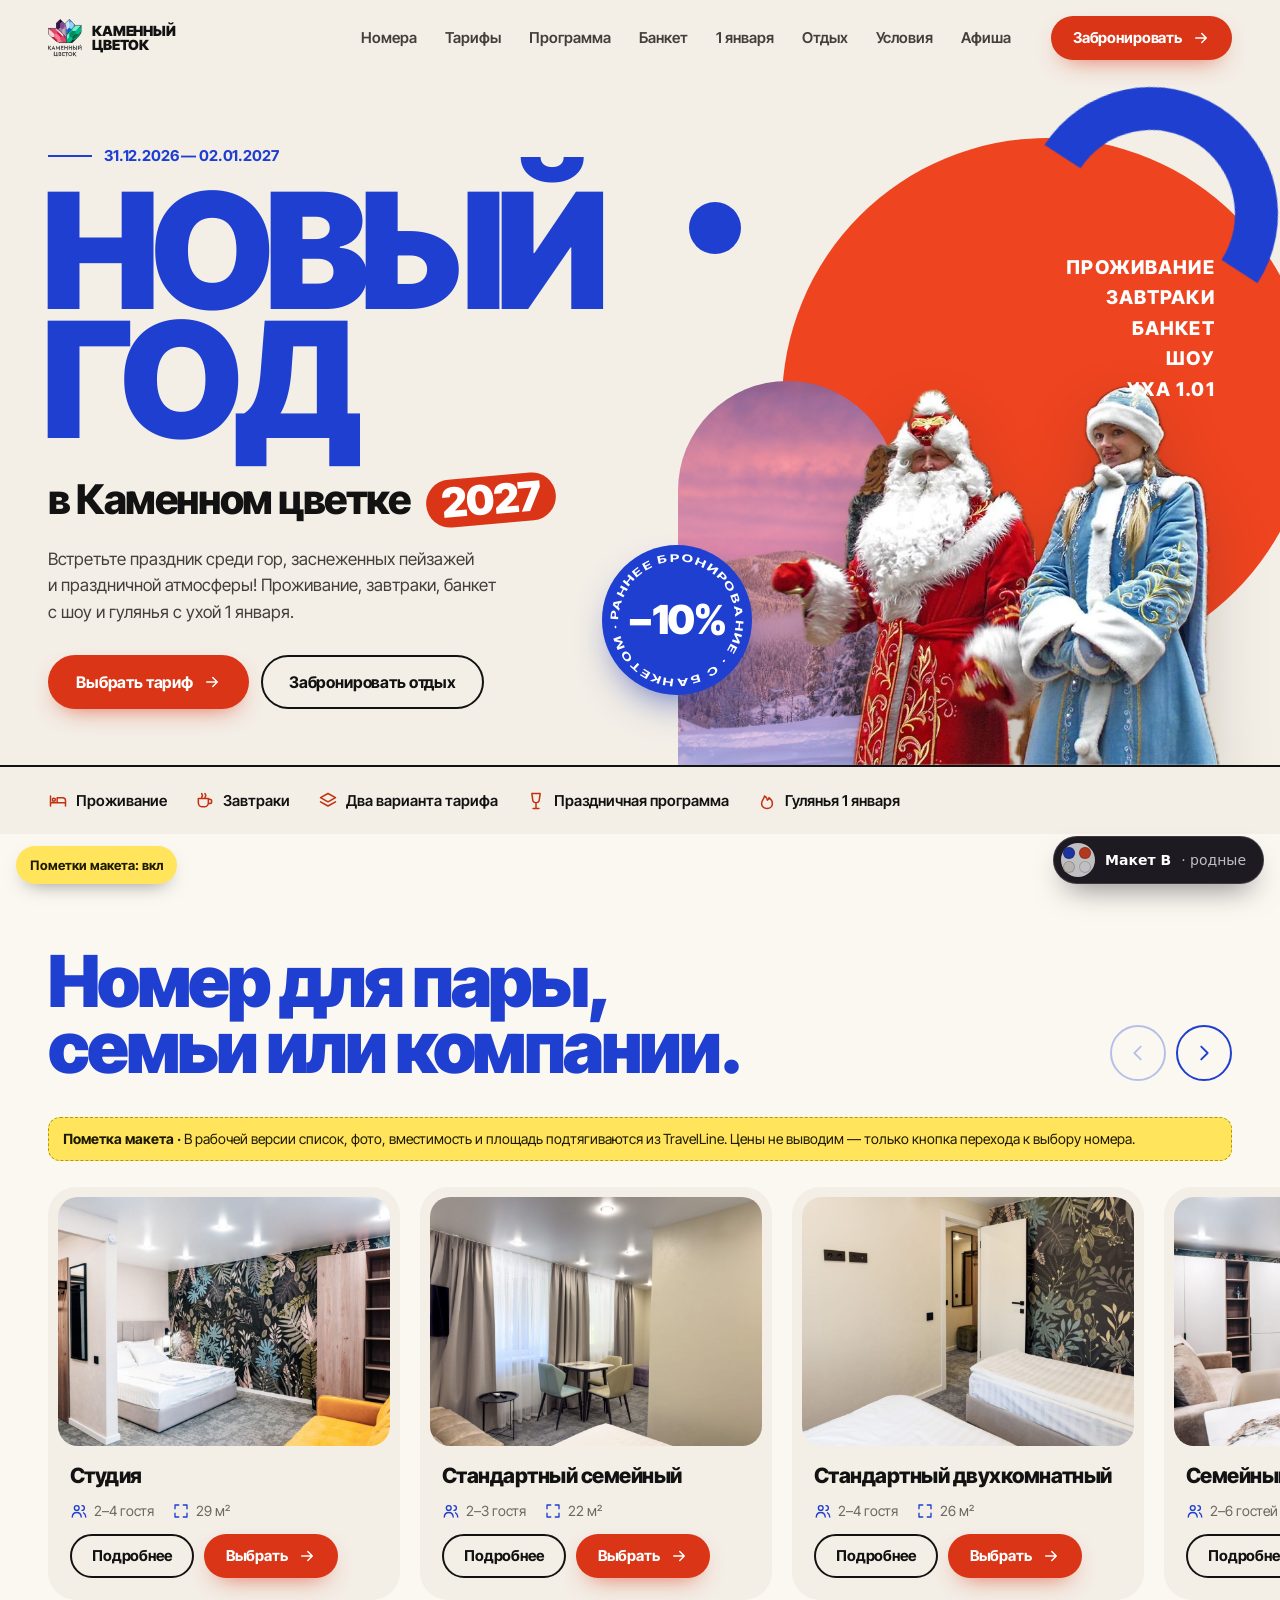
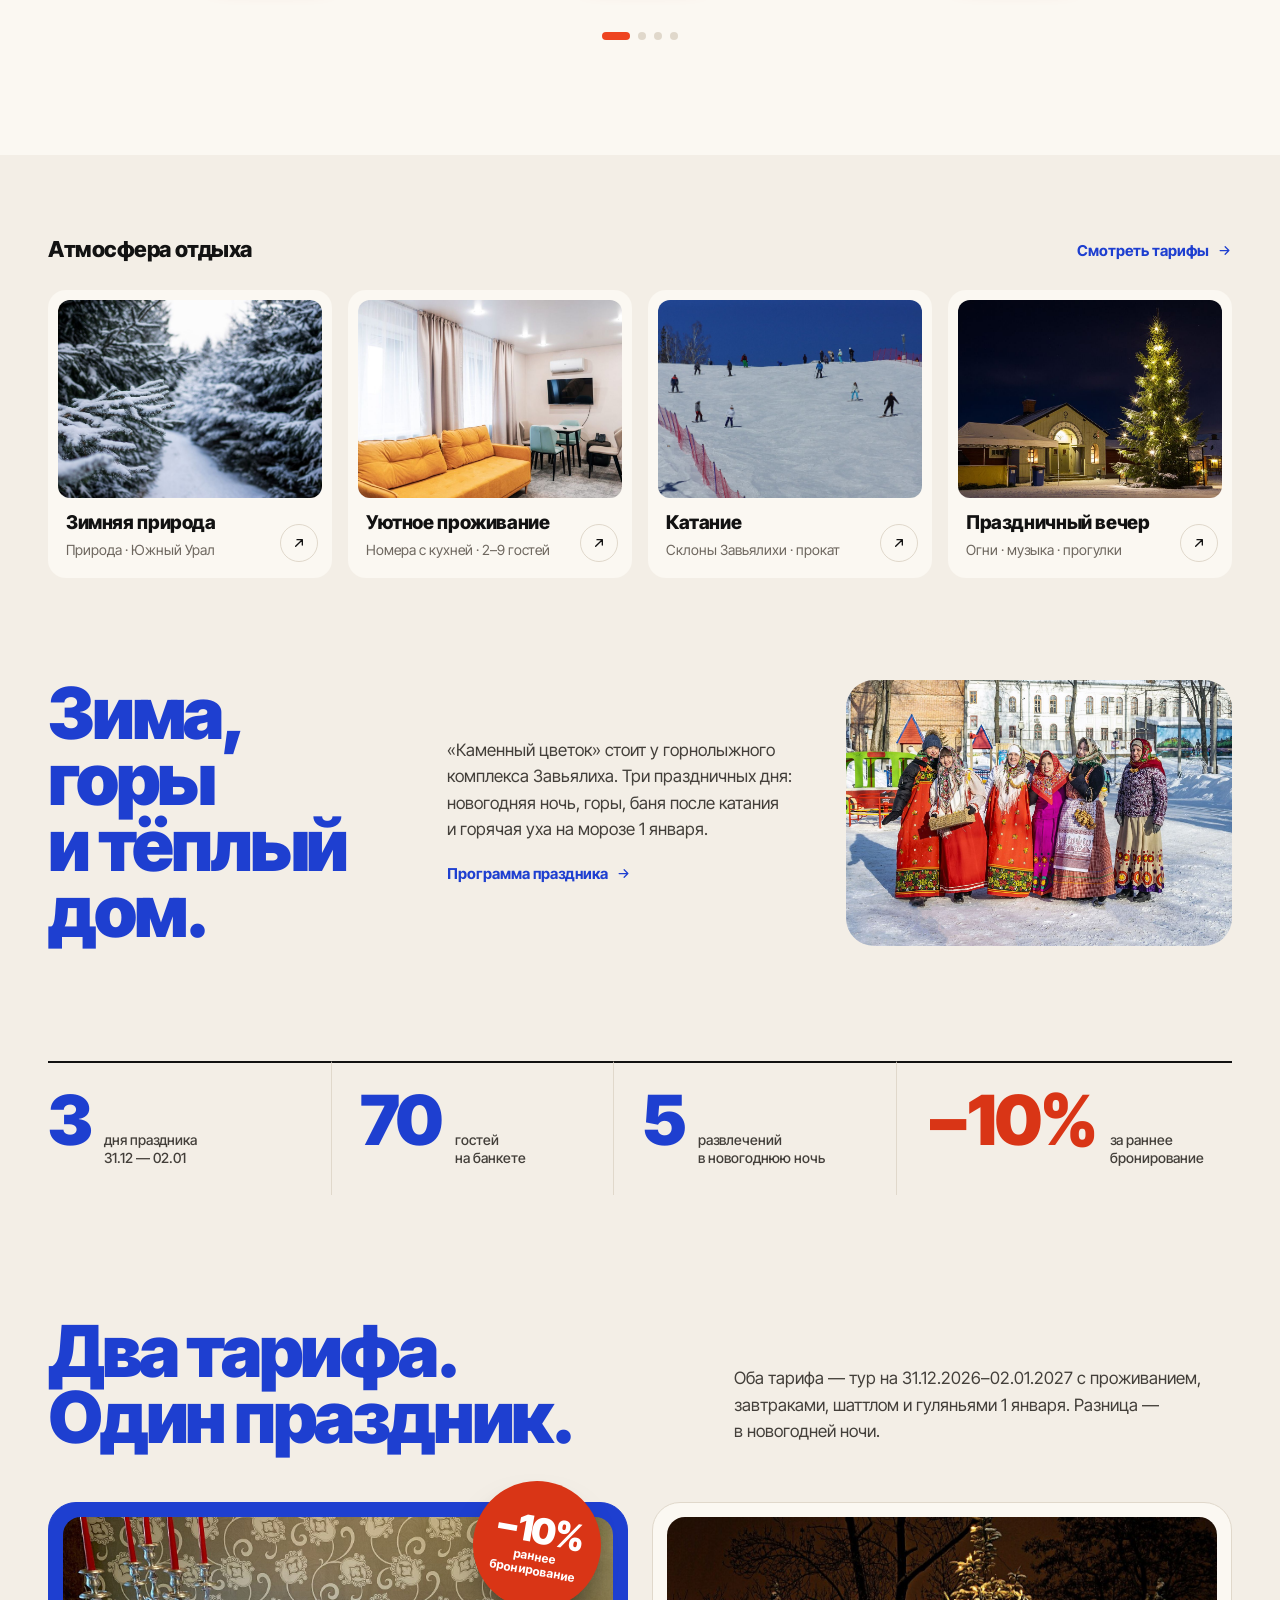
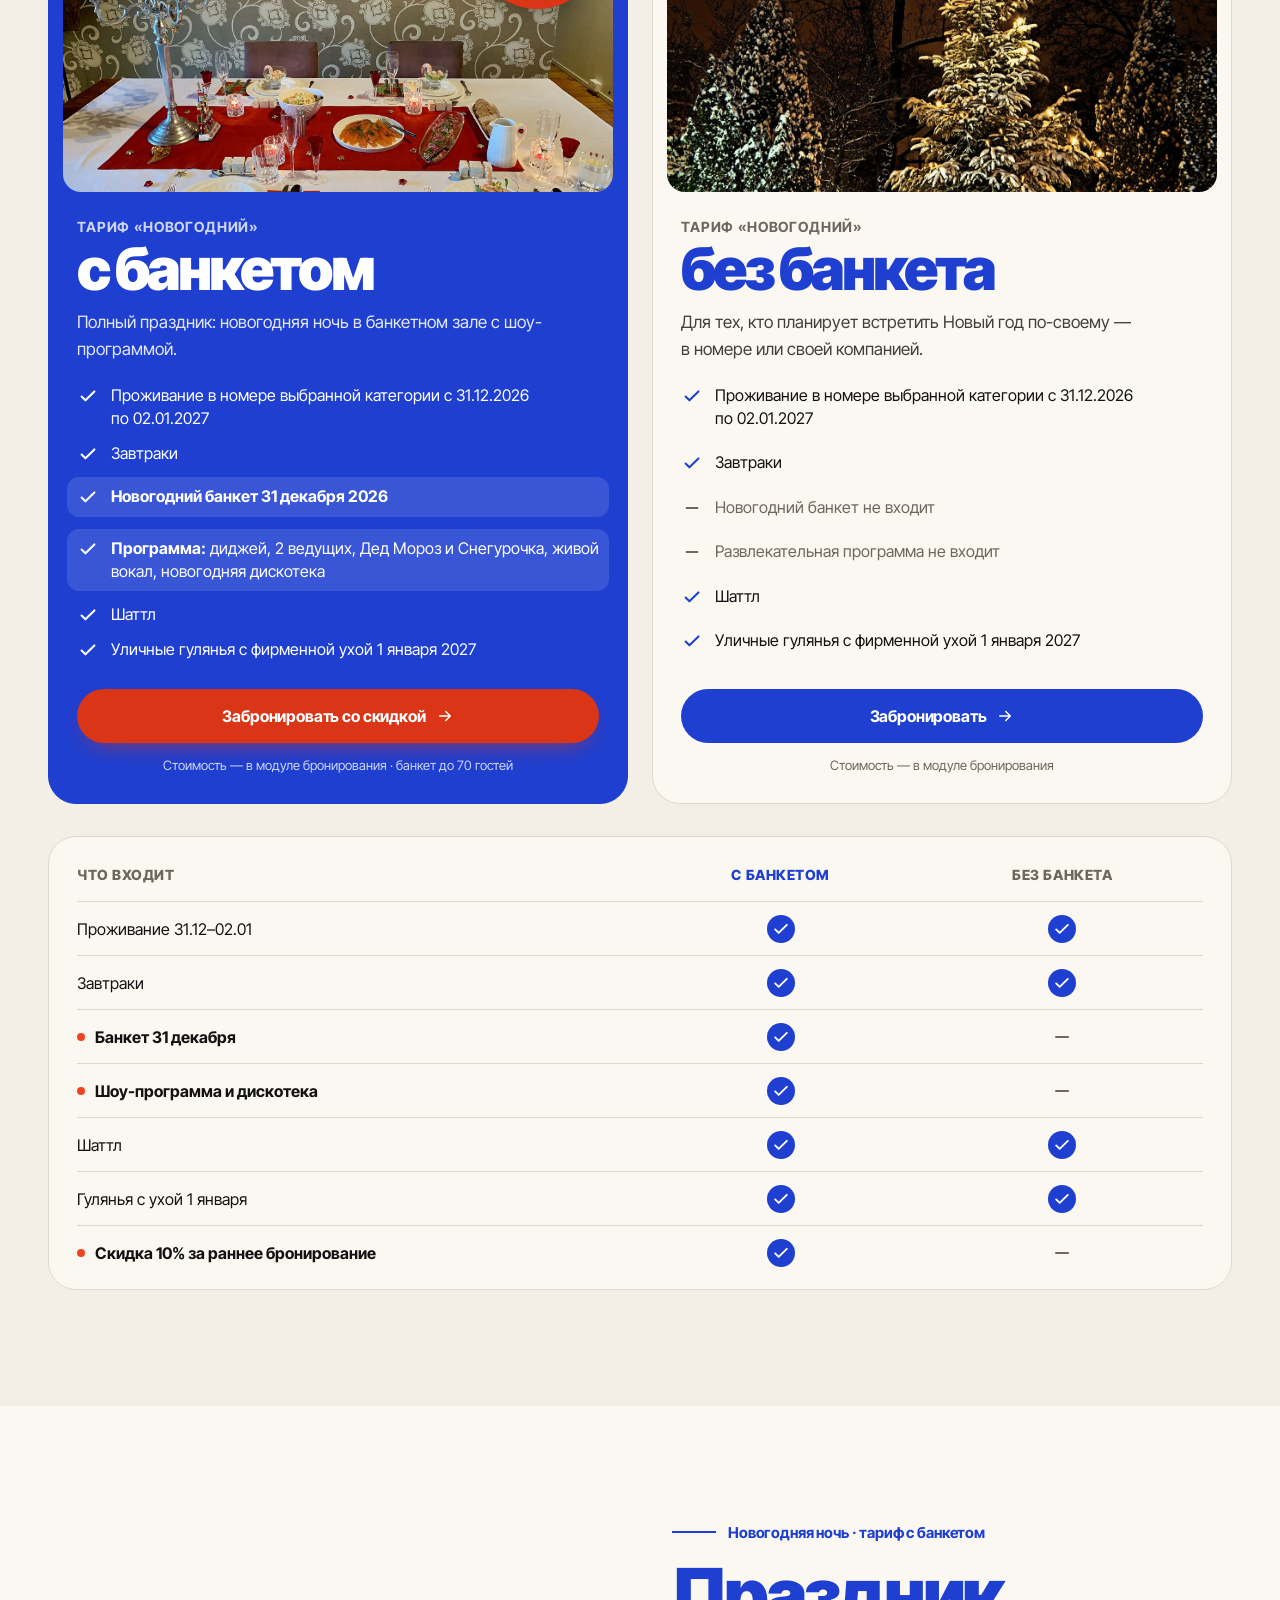
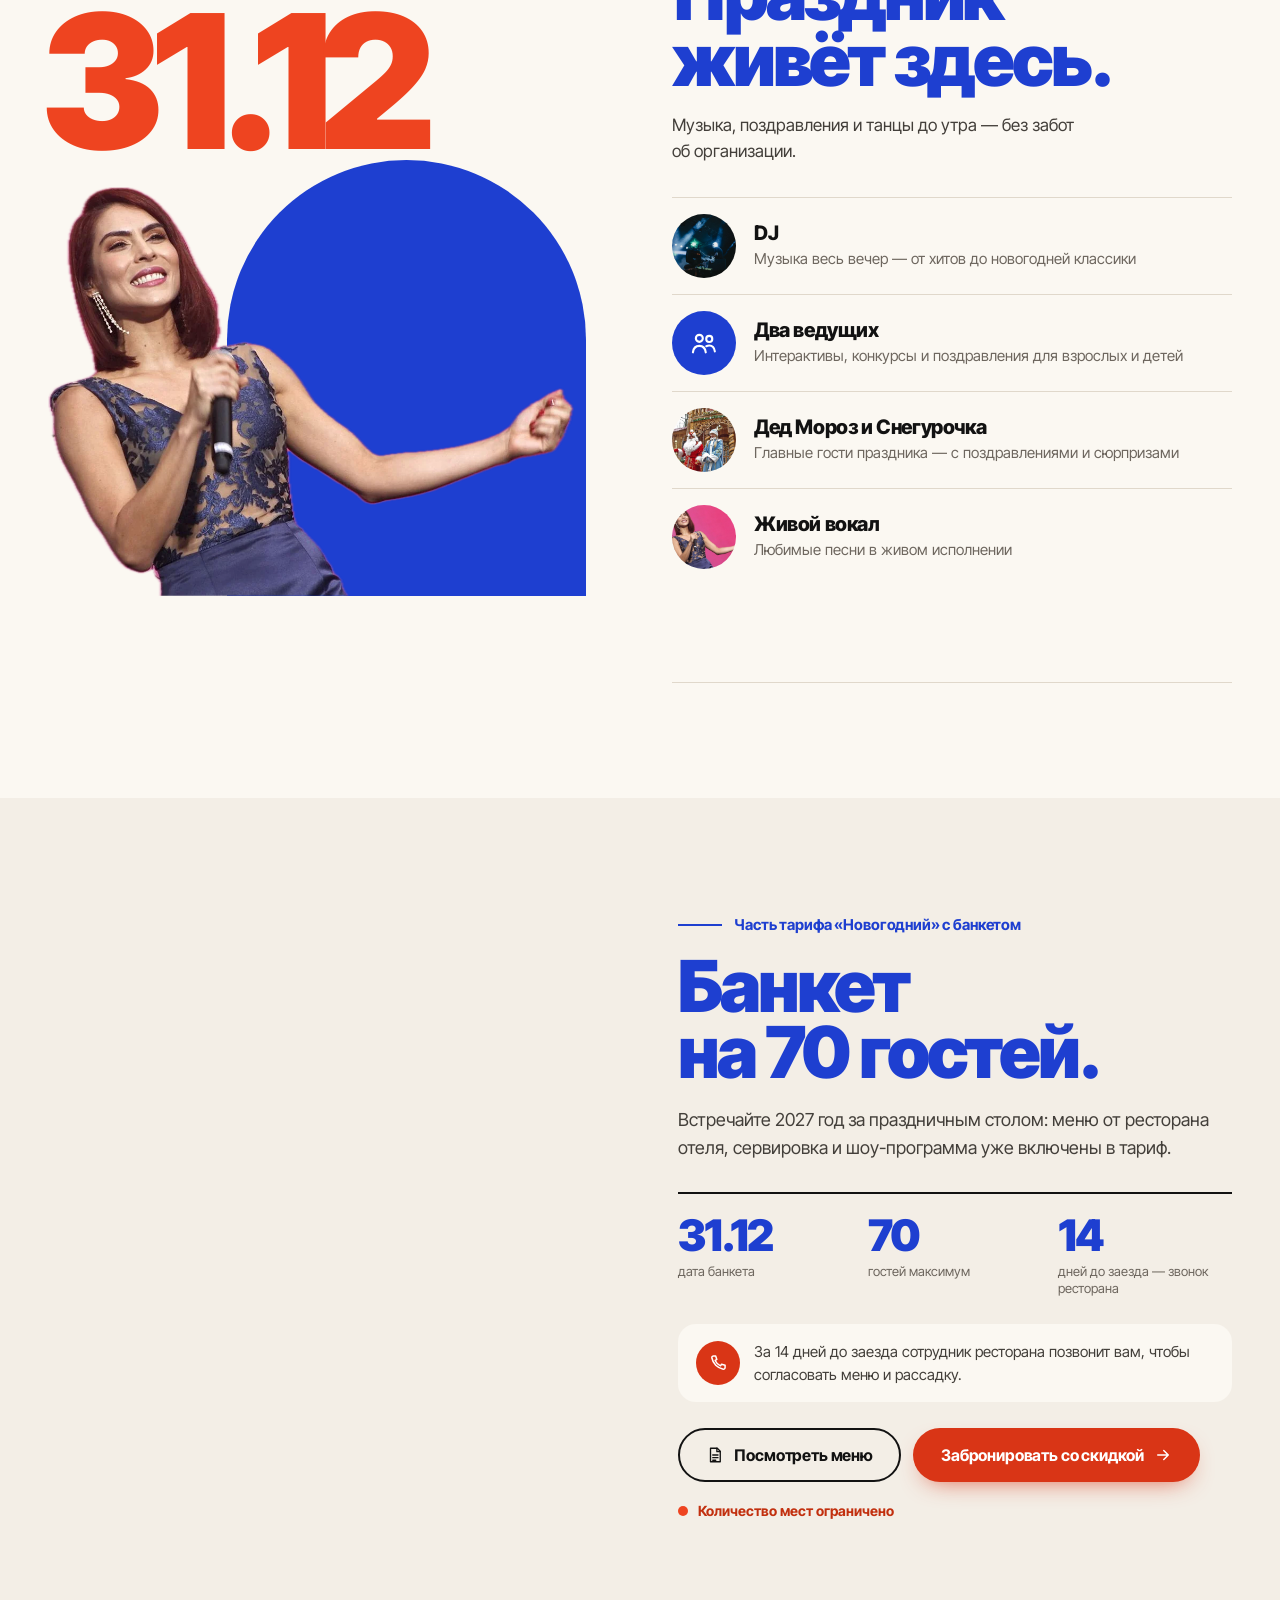
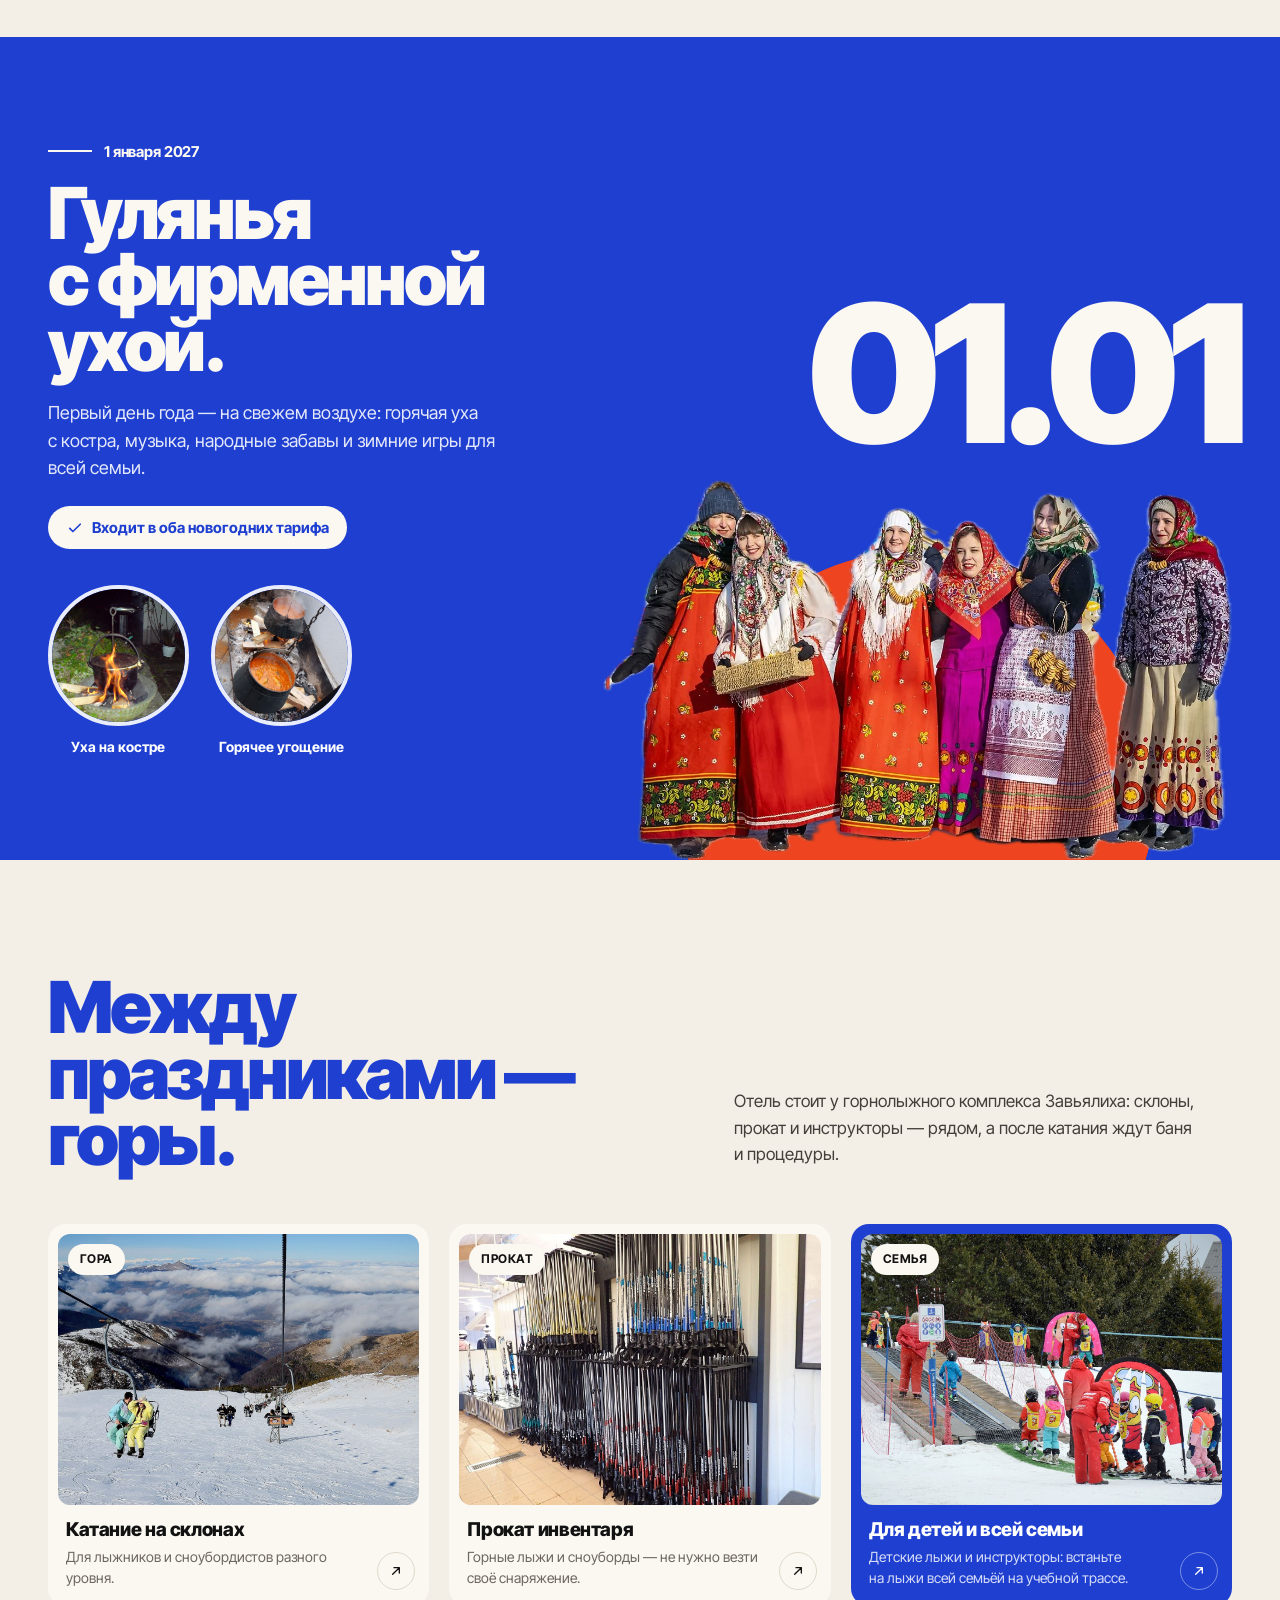
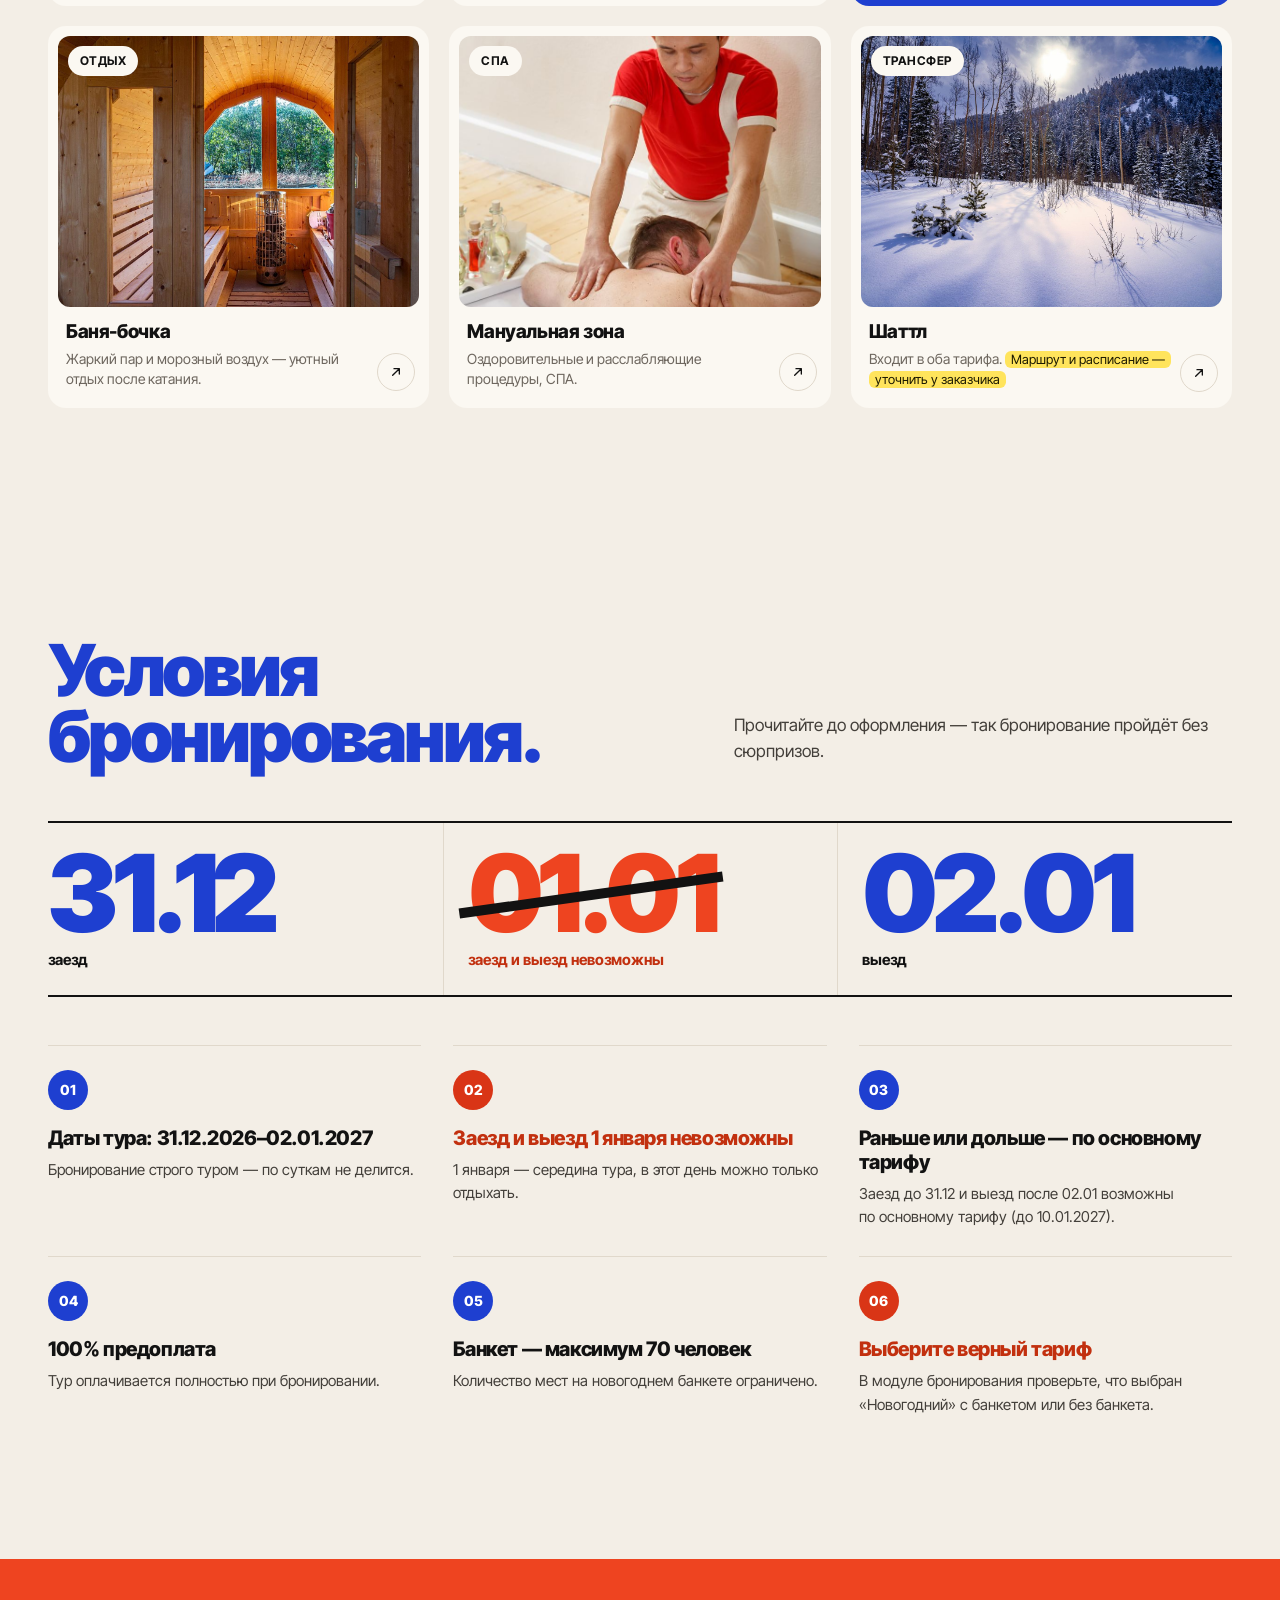
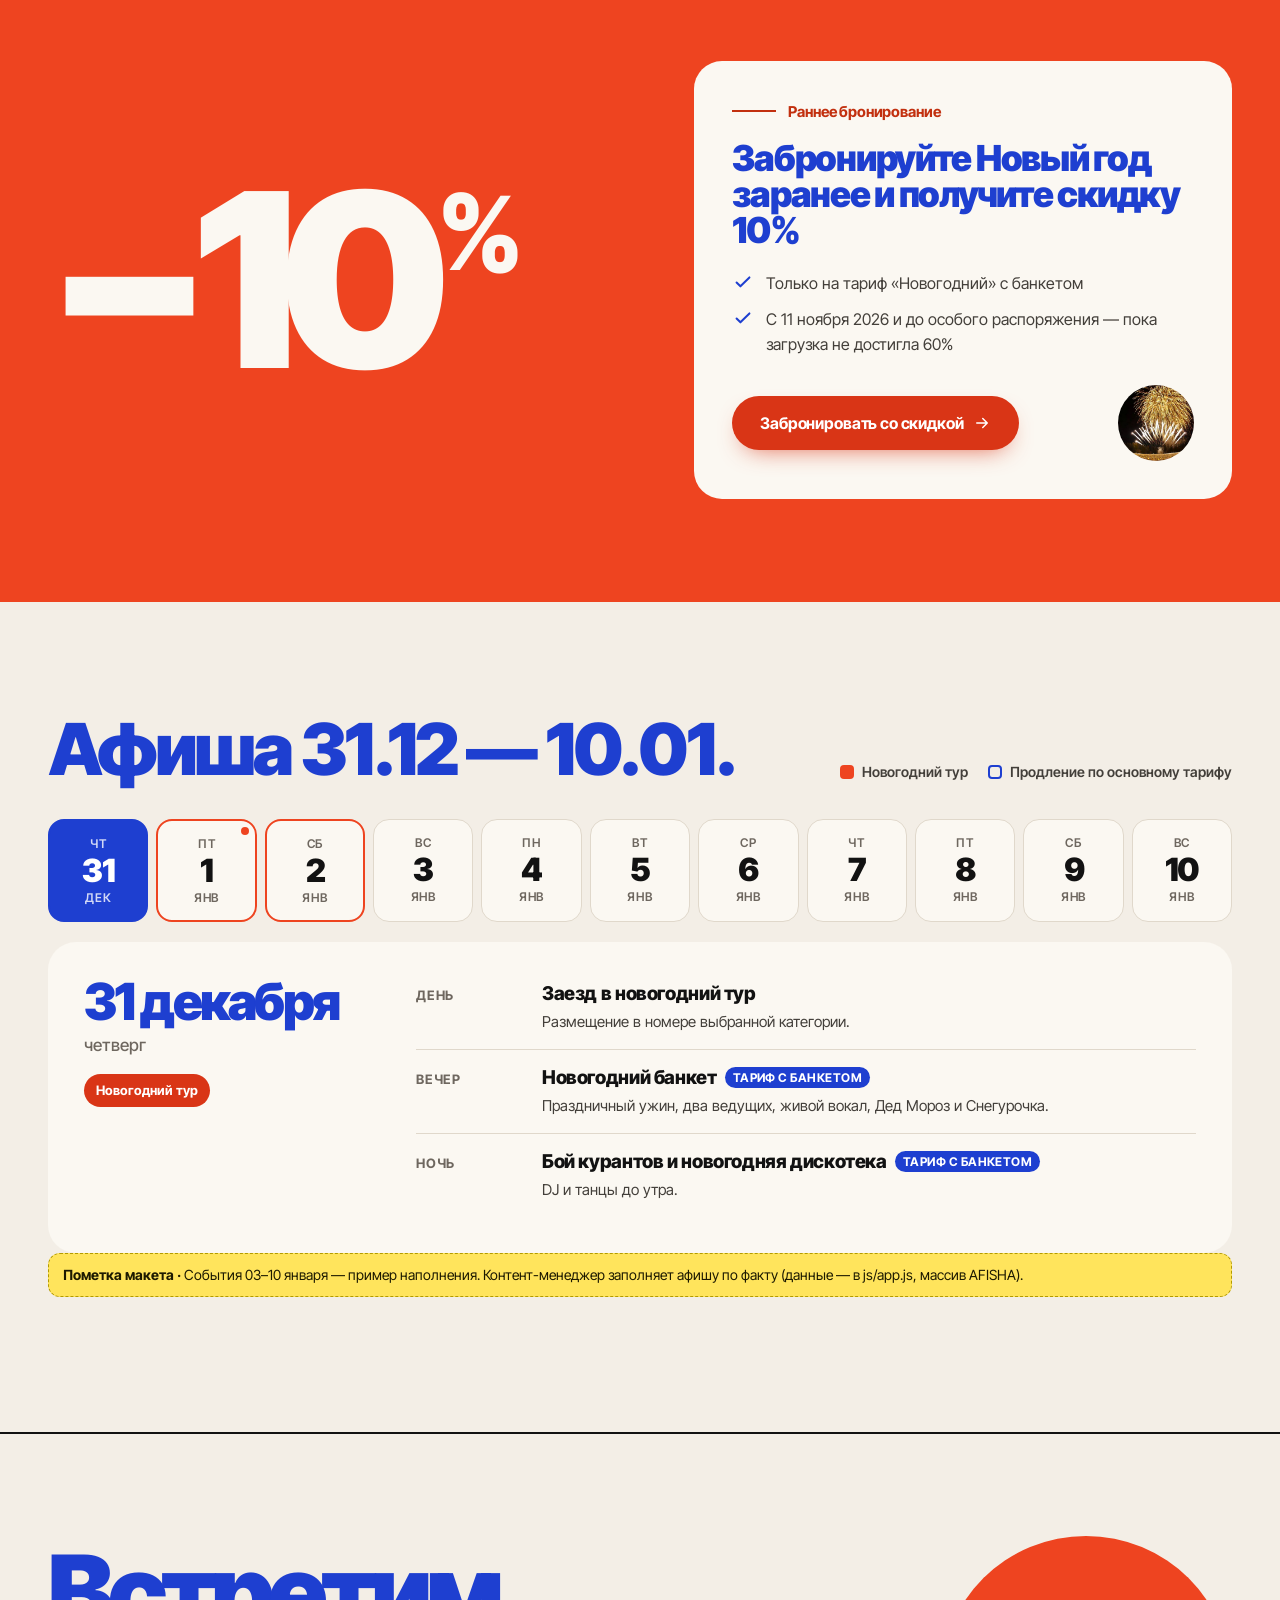
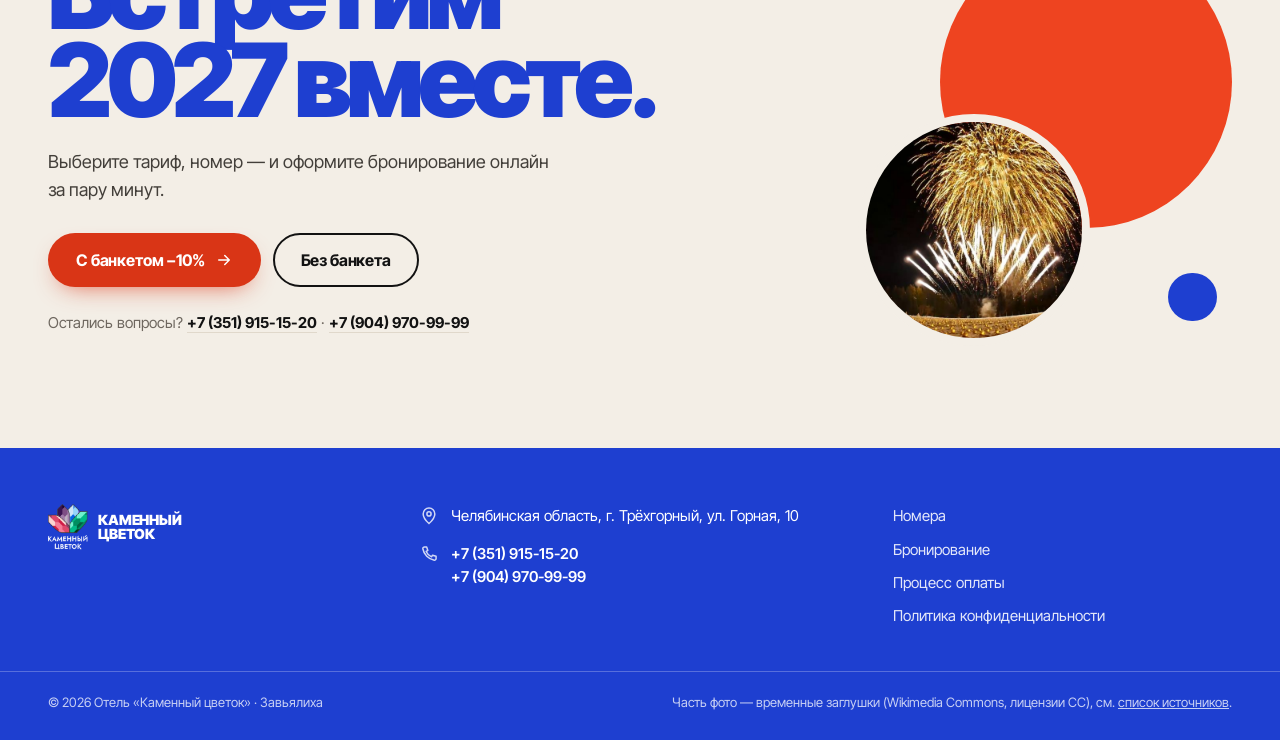
<file: v2/index.html>
<!doctype html>
<html lang="ru">
<head>
<meta charset="utf-8">
<meta name="viewport" content="width=device-width, initial-scale=1, viewport-fit=cover">
<title>Новый год 2027 в «Каменном цветке» — новогодний тур 31.12–02.01 · Завьялиха</title>
<meta name="description" content="Новогодний тур 31 декабря 2026 — 2 января 2027 в отеле «Каменный цветок» у Завьялихи: проживание, завтраки, банкет с программой, гулянья с фирменной ухой 1 января. Скидка 10% при раннем бронировании.">
<meta property="og:title" content="Новый год 2027 в Каменном цветке">
<meta property="og:description" content="Встретьте праздник среди гор, заснеженных пейзажей и праздничной атмосферы.">
<meta property="og:image" content="../img/stock/hero-winter.jpg">
<meta name="theme-color" content="#F3EEE6">
<link rel="icon" href="../img/mark-color.png">
<link rel="preconnect" href="https://fonts.googleapis.com">
<link rel="preconnect" href="https://fonts.gstatic.com" crossorigin>
<link href="https://fonts.googleapis.com/css2?family=Inter+Tight:ital,wght@0,400;0,500;0,600;0,700;0,800;0,900;1,800&display=swap" rel="stylesheet">
<link rel="preload" as="image" href="img/cut-ded-moroz.webp">
<link rel="stylesheet" href="css/styles.css">
<script src="../shared/switcher.js"></script>
</head>
<body>

<svg width="0" height="0" style="position:absolute" aria-hidden="true">
  <defs>
    <symbol id="i-check" viewBox="0 0 24 24"><path d="M5 12.5l4.2 4.2L19 7" fill="none" stroke="currentColor" stroke-width="2.2" stroke-linecap="round" stroke-linejoin="round"/></symbol>
    <symbol id="i-minus" viewBox="0 0 24 24"><path d="M6 12h12" fill="none" stroke="currentColor" stroke-width="2" stroke-linecap="round"/></symbol>
    <symbol id="i-arrow" viewBox="0 0 24 24"><path d="M5 12h14M13 6l6 6-6 6" fill="none" stroke="currentColor" stroke-width="2" stroke-linecap="round" stroke-linejoin="round"/></symbol>
    <symbol id="i-left" viewBox="0 0 24 24"><path d="M15 5l-7 7 7 7" fill="none" stroke="currentColor" stroke-width="2" stroke-linecap="round" stroke-linejoin="round"/></symbol>
    <symbol id="i-right" viewBox="0 0 24 24"><path d="M9 5l7 7-7 7" fill="none" stroke="currentColor" stroke-width="2" stroke-linecap="round" stroke-linejoin="round"/></symbol>
    <symbol id="i-cal" viewBox="0 0 24 24"><g fill="none" stroke="currentColor" stroke-width="1.8" stroke-linecap="round"><rect x="3.5" y="5" width="17" height="15.5" rx="2.5"/><path d="M3.5 10h17M8 3v4M16 3v4"/></g></symbol>
    <symbol id="i-bed" viewBox="0 0 24 24"><g fill="none" stroke="currentColor" stroke-width="1.8" stroke-linecap="round" stroke-linejoin="round"><path d="M3 18V6M3 14h18v4M21 14v-2.5A3.5 3.5 0 0 0 17.5 8H11v6"/><circle cx="7" cy="10.5" r="1.8"/></g></symbol>
    <symbol id="i-cup" viewBox="0 0 24 24"><g fill="none" stroke="currentColor" stroke-width="1.8" stroke-linecap="round" stroke-linejoin="round"><path d="M4 9h12v5a5 5 0 0 1-5 5H9a5 5 0 0 1-5-5V9zM16 10h1.5a2.5 2.5 0 0 1 0 5H16M8 3c0 1.2 1 1.2 1 2.4S8 6.6 8 7.8M12 3c0 1.2 1 1.2 1 2.4s-1 1.2-1 2.4"/></g></symbol>
    <symbol id="i-glass" viewBox="0 0 24 24"><g fill="none" stroke="currentColor" stroke-width="1.8" stroke-linecap="round" stroke-linejoin="round"><path d="M7 3h10l-1 7a4 4 0 0 1-8 0L7 3zM12 14v7M8.5 21h7"/></g></symbol>
    <symbol id="i-star" viewBox="0 0 24 24"><path d="M12 3.5l2.5 5.3 5.8.7-4.3 4 1.1 5.7L12 16.4l-5.1 2.8L8 13.5l-4.3-4 5.8-.7z" fill="none" stroke="currentColor" stroke-width="1.7" stroke-linejoin="round"/></symbol>
    <symbol id="i-bus" viewBox="0 0 24 24"><g fill="none" stroke="currentColor" stroke-width="1.8" stroke-linecap="round" stroke-linejoin="round"><rect x="4" y="3.5" width="16" height="14" rx="3"/><path d="M4 11h16M8 17.5V20M16 17.5V20"/><circle cx="8" cy="14.3" r=".6" fill="currentColor"/><circle cx="16" cy="14.3" r=".6" fill="currentColor"/></g></symbol>
    <symbol id="i-fire" viewBox="0 0 24 24"><g fill="none" stroke="currentColor" stroke-width="1.8" stroke-linecap="round" stroke-linejoin="round"><path d="M12 21c-3.9 0-6.5-2.6-6.5-6 0-3.6 3-5.6 3.5-9 2.3 1.3 3.4 3.4 3.5 5 1-.6 1.7-1.7 1.8-3 2.4 1.8 4.2 4.3 4.2 7 0 3.4-2.6 6-6.5 6z"/></g></symbol>
    <symbol id="i-headphones" viewBox="0 0 24 24"><g fill="none" stroke="currentColor" stroke-width="1.8" stroke-linecap="round" stroke-linejoin="round"><path d="M4 15v-3a8 8 0 0 1 16 0v3"/><rect x="3" y="14" width="4.5" height="6.5" rx="1.6"/><rect x="16.5" y="14" width="4.5" height="6.5" rx="1.6"/></g></symbol>
    <symbol id="i-mic" viewBox="0 0 24 24"><g fill="none" stroke="currentColor" stroke-width="1.8" stroke-linecap="round" stroke-linejoin="round"><rect x="9" y="3" width="6" height="11" rx="3"/><path d="M5.5 11a6.5 6.5 0 0 0 13 0M12 17.5V21M8.5 21h7"/></g></symbol>
    <symbol id="i-hosts" viewBox="0 0 24 24"><g fill="none" stroke="currentColor" stroke-width="1.8" stroke-linecap="round" stroke-linejoin="round"><circle cx="8" cy="8" r="3"/><circle cx="16.5" cy="8.5" r="2.6"/><path d="M2.5 20c.5-3.6 2.7-5.5 5.5-5.5s5 1.9 5.5 5.5M14 14.8c.8-.4 1.6-.6 2.5-.6 2.4 0 4.3 1.7 4.8 5"/></g></symbol>
    <symbol id="i-gift" viewBox="0 0 24 24"><g fill="none" stroke="currentColor" stroke-width="1.8" stroke-linecap="round" stroke-linejoin="round"><rect x="3.5" y="8" width="17" height="4" rx="1"/><path d="M5 12v8.5h14V12M12 8v12.5M12 8c-1.5-3.5-5.5-4-5.5-1.5S10 8 12 8zm0 0c1.5-3.5 5.5-4 5.5-1.5S14 8 12 8z"/></g></symbol>
    <symbol id="i-disco" viewBox="0 0 24 24"><g fill="none" stroke="currentColor" stroke-width="1.6" stroke-linecap="round"><path d="M12 2v4"/><circle cx="12" cy="13" r="7"/><path d="M5 13h14M12 6c-2.2 2-3.3 4.4-3.3 7s1.1 5 3.3 7M12 6c2.2 2 3.3 4.4 3.3 7s-1.1 5-3.3 7M6.3 9h11.4M6.3 17h11.4"/></g></symbol>
    <symbol id="i-ski" viewBox="0 0 24 24"><g fill="none" stroke="currentColor" stroke-width="1.8" stroke-linecap="round" stroke-linejoin="round"><circle cx="15.5" cy="4.5" r="1.8"/><path d="M3 15.5l17 6M8 11l4-3 3 2.5-2.5 3.5 3 3M12 8l-1.5-1.5"/></g></symbol>
    <symbol id="i-sauna" viewBox="0 0 24 24"><g fill="none" stroke="currentColor" stroke-width="1.8" stroke-linecap="round" stroke-linejoin="round"><ellipse cx="12" cy="15" rx="9" ry="5.5"/><path d="M3 15c0-3 4-5.5 9-5.5s9 2.5 9 5.5M9 9.5V20.3M15 9.5V20.3M9 3.5c.8.8.8 1.7 0 2.5M12 3c.8.8.8 1.7 0 2.5M15 3.5c.8.8.8 1.7 0 2.5"/></g></symbol>
    <symbol id="i-hands" viewBox="0 0 24 24"><g fill="none" stroke="currentColor" stroke-width="1.8" stroke-linecap="round" stroke-linejoin="round"><path d="M12 20.5s-7.5-4.4-7.5-10A4.2 4.2 0 0 1 12 8a4.2 4.2 0 0 1 7.5 2.5c0 5.6-7.5 10-7.5 10z"/><path d="M8.5 12.5h2l1-2 1.6 4 1-2h1.4"/></g></symbol>
    <symbol id="i-mountain" viewBox="0 0 24 24"><g fill="none" stroke="currentColor" stroke-width="1.8" stroke-linecap="round" stroke-linejoin="round"><path d="M2.5 20l7-12 4 6.5 2.5-3.5 5.5 9z"/><path d="M7.5 11.4l2-.9 1.7 1.2"/></g></symbol>
    <symbol id="i-child" viewBox="0 0 24 24"><g fill="none" stroke="currentColor" stroke-width="1.8" stroke-linecap="round" stroke-linejoin="round"><circle cx="12" cy="5" r="2.3"/><path d="M8 10.5l4-1.5 4 1.5M12 9v6l-3 5.5M12 15l3 5.5M3 21h18"/></g></symbol>
    <symbol id="i-users" viewBox="0 0 24 24"><g fill="none" stroke="currentColor" stroke-width="1.8" stroke-linecap="round" stroke-linejoin="round"><circle cx="9" cy="8" r="3.2"/><path d="M3 20c.4-3.7 2.8-6 6-6s5.6 2.3 6 6M16 4.8a3.2 3.2 0 0 1 0 6.4M18 14.4c1.8.8 2.8 2.8 3 5.6"/></g></symbol>
    <symbol id="i-area" viewBox="0 0 24 24"><g fill="none" stroke="currentColor" stroke-width="1.8" stroke-linecap="round" stroke-linejoin="round"><path d="M4 9V4h5M20 9V4h-5M4 15v5h5M20 15v5h-5"/></g></symbol>
    <symbol id="i-alert" viewBox="0 0 24 24"><g fill="none" stroke="currentColor" stroke-width="1.9" stroke-linecap="round" stroke-linejoin="round"><path d="M12 3.5l9.5 16.5h-19z"/><path d="M12 10v4.5M12 17.3v.2"/></g></symbol>
    <symbol id="i-card" viewBox="0 0 24 24"><g fill="none" stroke="currentColor" stroke-width="1.8" stroke-linecap="round"><rect x="2.5" y="5" width="19" height="14" rx="2.5"/><path d="M2.5 10h19M6 15h4"/></g></symbol>
    <symbol id="i-layers" viewBox="0 0 24 24"><g fill="none" stroke="currentColor" stroke-width="1.8" stroke-linecap="round" stroke-linejoin="round"><path d="M12 3l9 5-9 5-9-5z"/><path d="M3 13l9 5 9-5"/></g></symbol>
    <symbol id="i-swap" viewBox="0 0 24 24"><g fill="none" stroke="currentColor" stroke-width="1.8" stroke-linecap="round" stroke-linejoin="round"><path d="M4 8h14l-3-3M20 16H6l3 3"/></g></symbol>
    <symbol id="i-menu" viewBox="0 0 24 24"><path d="M4 7h16M4 12h16M4 17h16" fill="none" stroke="currentColor" stroke-width="2" stroke-linecap="round"/></symbol>
    <symbol id="i-close" viewBox="0 0 24 24"><path d="M6 6l12 12M18 6L6 18" fill="none" stroke="currentColor" stroke-width="2" stroke-linecap="round"/></symbol>
    <symbol id="i-phone" viewBox="0 0 24 24"><path d="M6.6 3.5h2.6l1.4 4.2-2 1.3a12 12 0 0 0 6.4 6.4l1.3-2 4.2 1.4v2.6a2 2 0 0 1-2.2 2A17 17 0 0 1 4.6 5.7a2 2 0 0 1 2-2.2z" fill="none" stroke="currentColor" stroke-width="1.8" stroke-linejoin="round"/></symbol>
    <symbol id="i-pin" viewBox="0 0 24 24"><g fill="none" stroke="currentColor" stroke-width="1.8"><path d="M12 21s-7-6.2-7-11.5a7 7 0 0 1 14 0C19 14.8 12 21 12 21z"/><circle cx="12" cy="9.5" r="2.5"/></g></symbol>
    <symbol id="i-menu-doc" viewBox="0 0 24 24"><g fill="none" stroke="currentColor" stroke-width="1.8" stroke-linecap="round" stroke-linejoin="round"><path d="M6 3h9l4 4v14H6z"/><path d="M14.5 3v4.5H19M9 12h7M9 15.5h7M9 19h4"/></g></symbol>
    <symbol id="i-snow" viewBox="0 0 24 24"><g fill="none" stroke="currentColor" stroke-width="1.6" stroke-linecap="round"><path d="M12 2.5v19M3.8 7.2l16.4 9.6M3.8 16.8l16.4-9.6M9.5 4l2.5 2.3L14.5 4M9.5 20l2.5-2.3 2.5 2.3M4 10.4l3.2.9-.8 3.3M20 13.6l-3.2-.9.8-3.3M4 13.6l3.2-.9-.8-3.3M20 10.4l-3.2.9.8 3.3"/></g></symbol>
    <symbol id="i-arrow-up" viewBox="0 0 24 24"><path d="M7 17L17 7M9 7h8v8" fill="none" stroke="currentColor" stroke-width="2" stroke-linecap="round" stroke-linejoin="round"/></symbol>
  </defs>
</svg>

<a class="skip" href="#tariffs">Перейти к тарифам</a>

<!-- ============ ШАПКА ============ -->
<header class="hdr" id="hdr">
  <div class="wrap hdr__in">
    <a class="logo" href="https://kamenniy-cvetok.ru/" aria-label="Каменный цветок — на главную">
      <img src="../img/logo-color.png" alt="" width="34" height="39">
      <span>Каменный<br>цветок</span>
    </a>
    <nav class="hdr__nav" id="nav" aria-label="Разделы страницы">
      <a href="#rooms">Номера</a>
      <a href="#tariffs">Тарифы</a>
      <a href="#program">Программа</a>
      <a href="#banquet">Банкет</a>
      <a href="#jan1">1 января</a>
      <a href="#active">Отдых</a>
      <a href="#terms">Условия</a>
      <a href="#afisha">Афиша</a>
      <a class="hdr__nav-phone" href="tel:+73519151520"><svg><use href="#i-phone"/></svg>+7 (351) 915-15-20</a>
    </nav>
    <a class="hdr__phone" href="tel:+73519151520" aria-label="Позвонить: +7 (351) 915-15-20"><svg><use href="#i-phone"/></svg></a>
    <a class="btn btn--red btn--sm hdr__cta" data-book="any" data-goal="ny_book_header" href="https://kamenniy-cvetok.ru/booking/">Забронировать<svg><use href="#i-arrow"/></svg></a>
    <button class="hdr__burger" id="burger" aria-label="Открыть меню" aria-expanded="false" aria-controls="nav"><svg><use href="#i-menu"/></svg></button>
  </div>
</header>

<main>

<!-- ============ 4.1 HERO ============ -->
<section class="hero" id="top">
  <div class="wrap hero__grid">
    <div class="hero__text">
      <p class="kicker"><i></i>31.12.2026 — 02.01.2027</p>
      <h1 class="hero__title"><span>Новый</span><span>год</span></h1>
      <p class="hero__sub">в Каменном цветке<span class="hero__year">2027</span></p>
      <p class="hero__lead">Встретьте праздник среди гор, заснеженных пейзажей и&nbsp;праздничной атмосферы! Проживание, завтраки, банкет с&nbsp;шоу и&nbsp;гулянья с&nbsp;ухой 1&nbsp;января.</p>
      <div class="hero__actions">
        <a class="btn btn--red" href="#tariffs" data-goal="ny_hero_choose">Выбрать тариф<svg><use href="#i-arrow"/></svg></a>
        <a class="btn btn--line" data-book="any" data-goal="ny_book_hero" href="https://kamenniy-cvetok.ru/booking/">Забронировать отдых</a>
      </div>
    </div>

    <div class="hero__art" aria-hidden="true">
      <span class="shape shape--sun"></span>
      <span class="shape shape--arc"></span>
      <span class="shape shape--dot"></span>
      <img class="hero__photo" src="../img/stock/hero-winter.jpg" alt="">
      <img class="hero__cut" src="img/cut-ded-moroz.webp" alt="" fetchpriority="high">
      <ul class="hero__words">
        <li>Проживание</li><li>Завтраки</li><li>Банкет</li><li>Шоу</li><li>Уха&nbsp;1.01</li>
      </ul>
    </div>

    <a class="stamp" href="#early" aria-label="Скидка 10% на тариф с банкетом при раннем бронировании">
      <svg class="stamp__ring" viewBox="0 0 200 200" aria-hidden="true"><defs><path id="ring" d="M100,100 m-78,0 a78,78 0 1,1 156,0 a78,78 0 1,1 -156,0"/></defs><text><textPath href="#ring" textLength="486" lengthAdjust="spacingAndGlyphs">раннее бронирование · с банкетом · </textPath></text></svg>
      <b>−10%</b>
    </a>
  </div>

  <ul class="wrap hero__chips">
    <li><svg><use href="#i-bed"/></svg>Проживание</li>
    <li><svg><use href="#i-cup"/></svg>Завтраки</li>
    <li><svg><use href="#i-layers"/></svg>Два варианта тарифа</li>
    <li><svg><use href="#i-glass"/></svg>Праздничная программа</li>
    <li><svg><use href="#i-fire"/></svg>Гулянья 1&nbsp;января</li>
  </ul>
</section>

<!-- ============ 4.8 НОМЕРА ============ -->
<section class="sec sec--paper" id="rooms">
  <div class="wrap">
    <div class="row-head row-head--big">
      <h2 class="h-big">Номер для пары, семьи или компании.</h2>
      <div class="carousel__nav">
        <button class="round" type="button" data-car="prev" aria-label="Предыдущие номера"><svg><use href="#i-left"/></svg></button>
        <button class="round" type="button" data-car="next" aria-label="Следующие номера"><svg><use href="#i-right"/></svg></button>
      </div>
    </div>
    <p class="todo todo--block" data-note>В рабочей версии список, фото, вместимость и&nbsp;площадь подтягиваются из&nbsp;TravelLine. Цены не&nbsp;выводим — только кнопка перехода к&nbsp;выбору номера.</p>
    <div class="carousel" id="roomsCarousel" tabindex="0" aria-label="Карусель номеров">
      <ul class="carousel__track">
        <li class="room"><button class="room__img" type="button" data-room="studio" data-goal="ny_room_details" aria-label="Подробнее о номере: Студия"><img src="../img/rooms/studio.jpg" alt="Студия" loading="lazy"></button>
          <div class="room__body"><h3>Студия</h3><p class="room__meta"><span><svg><use href="#i-users"/></svg>2–4 гостя</span><span><svg><use href="#i-area"/></svg>29 м²</span></p>
          <div class="room__actions"><button class="btn btn--line btn--sm" type="button" data-room="studio" data-goal="ny_room_details">Подробнее</button>
          <a class="btn btn--red btn--sm" data-book="room:studio" data-goal="ny_book_room" href="https://kamenniy-cvetok.ru/booking/">Выбрать<svg><use href="#i-arrow"/></svg></a></div></div></li>
        <li class="room"><button class="room__img" type="button" data-room="standard-family" data-goal="ny_room_details" aria-label="Подробнее о номере: Стандартный семейный номер"><img src="../img/rooms/standard-family.jpg" alt="Стандартный семейный номер" loading="lazy"></button>
          <div class="room__body"><h3>Стандартный семейный</h3><p class="room__meta"><span><svg><use href="#i-users"/></svg>2–3 гостя</span><span><svg><use href="#i-area"/></svg>22 м²</span></p>
          <div class="room__actions"><button class="btn btn--line btn--sm" type="button" data-room="standard-family" data-goal="ny_room_details">Подробнее</button>
          <a class="btn btn--red btn--sm" data-book="room:standard-family" data-goal="ny_book_room" href="https://kamenniy-cvetok.ru/booking/">Выбрать<svg><use href="#i-arrow"/></svg></a></div></div></li>
        <li class="room"><button class="room__img" type="button" data-room="standard-two-rooms" data-goal="ny_room_details" aria-label="Подробнее о номере: Стандартный двухкомнатный номер"><img src="../img/rooms/standard-two-rooms.jpg" alt="Стандартный двухкомнатный номер" loading="lazy"></button>
          <div class="room__body"><h3>Стандартный двухкомнатный</h3><p class="room__meta"><span><svg><use href="#i-users"/></svg>2–4 гостя</span><span><svg><use href="#i-area"/></svg>26 м²</span></p>
          <div class="room__actions"><button class="btn btn--line btn--sm" type="button" data-room="standard-two-rooms" data-goal="ny_room_details">Подробнее</button>
          <a class="btn btn--red btn--sm" data-book="room:standard-two-rooms" data-goal="ny_book_room" href="https://kamenniy-cvetok.ru/booking/">Выбрать<svg><use href="#i-arrow"/></svg></a></div></div></li>
        <li class="room"><button class="room__img" type="button" data-room="family-lux" data-goal="ny_room_details" aria-label="Подробнее о номере: Семейный люкс"><img src="../img/rooms/family-lux.jpg" alt="Семейный люкс" loading="lazy"></button>
          <div class="room__body"><h3>Семейный люкс</h3><p class="room__meta"><span><svg><use href="#i-users"/></svg>2–6 гостей</span><span><svg><use href="#i-area"/></svg>38 м²</span></p>
          <div class="room__actions"><button class="btn btn--line btn--sm" type="button" data-room="family-lux" data-goal="ny_room_details">Подробнее</button>
          <a class="btn btn--red btn--sm" data-book="room:family-lux" data-goal="ny_book_room" href="https://kamenniy-cvetok.ru/booking/">Выбрать<svg><use href="#i-arrow"/></svg></a></div></div></li>
        <li class="room"><button class="room__img" type="button" data-room="apartment-2br" data-goal="ny_room_details" aria-label="Подробнее о номере: Семейный апартамент с 2 спальнями"><img src="../img/rooms/apartment-2br.jpg" alt="Семейный апартамент с 2 спальнями" loading="lazy"></button>
          <div class="room__body"><h3>Апартамент с&nbsp;2&nbsp;спальнями</h3><p class="room__meta"><span><svg><use href="#i-users"/></svg>4–6 гостей</span><span><svg><use href="#i-area"/></svg>64 м²</span></p>
          <div class="room__actions"><button class="btn btn--line btn--sm" type="button" data-room="apartment-2br" data-goal="ny_room_details">Подробнее</button>
          <a class="btn btn--red btn--sm" data-book="room:apartment-2br" data-goal="ny_book_room" href="https://kamenniy-cvetok.ru/booking/">Выбрать<svg><use href="#i-arrow"/></svg></a></div></div></li>
        <li class="room"><button class="room__img" type="button" data-room="apartment-3br" data-goal="ny_room_details" aria-label="Подробнее о номере: Семейный апартамент с 3 спальнями"><img src="../img/rooms/apartment-3br.jpg" alt="Семейный апартамент с 3 спальнями" loading="lazy"></button>
          <div class="room__body"><h3>Апартамент с&nbsp;3&nbsp;спальнями</h3><p class="room__meta"><span><svg><use href="#i-users"/></svg>6–9 гостей</span><span><svg><use href="#i-area"/></svg>64 м²</span></p>
          <div class="room__actions"><button class="btn btn--line btn--sm" type="button" data-room="apartment-3br" data-goal="ny_room_details">Подробнее</button>
          <a class="btn btn--red btn--sm" data-book="room:apartment-3br" data-goal="ny_book_room" href="https://kamenniy-cvetok.ru/booking/">Выбрать<svg><use href="#i-arrow"/></svg></a></div></div></li>
      </ul>
    </div>
    <div class="carousel__dots" id="roomsDots" aria-hidden="true"></div>
  </div>
</section>

<!-- ============ 4.2 АТМОСФЕРА ============ -->
<section class="sec" id="mood">
  <div class="wrap">
    <div class="row-head">
      <h2 class="h-label">Атмосфера отдыха</h2>
      <a class="link" href="#tariffs">Смотреть тарифы<svg><use href="#i-arrow"/></svg></a>
    </div>
    <div class="feat">
      <article class="card reveal">
        <div class="card__img"><img src="../img/stock/nature-path.jpg" alt="Заснеженные ели вдоль лесной тропы" loading="lazy"></div>
        <div class="card__body"><h3>Зимняя природа</h3><p>Природа · Южный Урал</p><span class="arrow-btn" aria-hidden="true"><svg><use href="#i-arrow-up"/></svg></span></div>
      </article>
      <article class="card reveal">
        <div class="card__img"><img src="../img/cozy-room.jpg" alt="Гостиная в номере отеля «Каменный цветок»" loading="lazy"></div>
        <div class="card__body"><h3>Уютное проживание</h3><p>Номера с&nbsp;кухней · 2–9 гостей</p><span class="arrow-btn" aria-hidden="true"><svg><use href="#i-arrow-up"/></svg></span></div>
      </article>
      <article class="card reveal">
        <div class="card__img"><img src="../img/stock/ski-slope.jpg" alt="Горнолыжный склон с катающимися" loading="lazy"></div>
        <div class="card__body"><h3>Катание</h3><p>Склоны Завьялихи · прокат</p><span class="arrow-btn" aria-hidden="true"><svg><use href="#i-arrow-up"/></svg></span></div>
      </article>
      <article class="card reveal">
        <div class="card__img"><img src="../img/stock/evening-tree.jpg" alt="Новогодняя ель в огнях зимним вечером" loading="lazy"></div>
        <div class="card__body"><h3>Праздничный вечер</h3><p>Огни · музыка · прогулки</p><span class="arrow-btn" aria-hidden="true"><svg><use href="#i-arrow-up"/></svg></span></div>
      </article>
    </div>

    <div class="manifest">
      <h2 class="h-big reveal">Зима, горы и&nbsp;тёплый дом.</h2>
      <div class="manifest__text reveal">
        <p>«Каменный цветок» стоит у&nbsp;горнолыжного комплекса Завьялиха. Три праздничных дня: новогодняя ночь, горы, баня после катания и&nbsp;горячая уха на&nbsp;морозе 1&nbsp;января.</p>
        <a class="link" href="#program">Программа праздника<svg><use href="#i-arrow"/></svg></a>
      </div>
      <figure class="manifest__img reveal"><img src="../img/stock/fest-folk.jpg" alt="Народные гулянья на снегу" loading="lazy"></figure>
    </div>
  </div>
</section>

<!-- ============ ЦИФРЫ ============ -->
<section class="stats-band" aria-label="Коротко о туре">
  <div class="wrap stats">
    <div><b>3</b><span>дня праздника<br>31.12 — 02.01</span></div>
    <div><b>70</b><span>гостей<br>на банкете</span></div>
    <div><b>5</b><span>развлечений<br>в новогоднюю ночь</span></div>
    <div><b>−10%</b><span>за раннее<br>бронирование</span></div>
  </div>
</section>

<!-- ============ 4.3 ТАРИФЫ ============ -->
<section class="sec" id="tariffs">
  <div class="wrap">
    <div class="sec-head">
      <h2 class="h-big">Два тарифа.<br>Один праздник.</h2>
      <p class="sec-head__lead">Оба тарифа — тур на&nbsp;31.12.2026–02.01.2027 с&nbsp;проживанием, завтраками, шаттлом и&nbsp;гуляньями 1&nbsp;января. Разница — в&nbsp;новогодней ночи.</p>
    </div>

    <div class="tariffs">
      <article class="tariff tariff--blue reveal">
        <span class="tariff__sticker"><b>−10%</b>раннее<br>бронирование</span>
        <div class="tariff__img"><img src="../img/stock/banquet-table.jpg" alt="Праздничный новогодний стол" loading="lazy"></div>
        <p class="tariff__kicker">Тариф «Новогодний»</p>
        <h3 class="tariff__name">с&nbsp;банкетом</h3>
        <p class="tariff__desc">Полный праздник: новогодняя ночь в&nbsp;банкетном зале с&nbsp;шоу-программой.</p>
        <ul class="tariff__list">
          <li><svg><use href="#i-check"/></svg>Проживание в&nbsp;номере выбранной категории с&nbsp;31.12.2026 по&nbsp;02.01.2027</li>
          <li><svg><use href="#i-check"/></svg>Завтраки</li>
          <li class="is-hl"><svg><use href="#i-check"/></svg><span><b>Новогодний банкет 31&nbsp;декабря 2026</b></span></li>
          <li class="is-hl"><svg><use href="#i-check"/></svg><span><b>Программа:</b> диджей, 2&nbsp;ведущих, Дед&nbsp;Мороз и&nbsp;Снегурочка, живой вокал, новогодняя дискотека</span></li>
          <li><svg><use href="#i-check"/></svg>Шаттл</li>
          <li><svg><use href="#i-check"/></svg>Уличные гулянья с&nbsp;фирменной ухой 1&nbsp;января 2027</li>
        </ul>
        <div class="tariff__foot">
          <a class="btn btn--red btn--block" data-book="banquet" data-goal="ny_book_tariff_banquet" href="https://kamenniy-cvetok.ru/booking/">Забронировать со&nbsp;скидкой<svg><use href="#i-arrow"/></svg></a>
          <p>Стоимость — в&nbsp;модуле бронирования · банкет до&nbsp;70&nbsp;гостей</p>
        </div>
      </article>

      <article class="tariff reveal">
        <div class="tariff__img"><img src="../img/stock/evening-lights.jpg" alt="Заснеженные ели в праздничных огнях" loading="lazy"></div>
        <p class="tariff__kicker">Тариф «Новогодний»</p>
        <h3 class="tariff__name">без банкета</h3>
        <p class="tariff__desc">Для тех, кто планирует встретить Новый год по-своему — в&nbsp;номере или своей компанией.</p>
        <ul class="tariff__list">
          <li><svg><use href="#i-check"/></svg>Проживание в&nbsp;номере выбранной категории с&nbsp;31.12.2026 по&nbsp;02.01.2027</li>
          <li><svg><use href="#i-check"/></svg>Завтраки</li>
          <li class="is-off"><svg><use href="#i-minus"/></svg>Новогодний банкет не&nbsp;входит</li>
          <li class="is-off"><svg><use href="#i-minus"/></svg>Развлекательная программа не&nbsp;входит</li>
          <li><svg><use href="#i-check"/></svg>Шаттл</li>
          <li><svg><use href="#i-check"/></svg>Уличные гулянья с&nbsp;фирменной ухой 1&nbsp;января 2027</li>
        </ul>
        <div class="tariff__foot">
          <a class="btn btn--blue btn--block" data-book="base" data-goal="ny_book_tariff_base" href="https://kamenniy-cvetok.ru/booking/">Забронировать<svg><use href="#i-arrow"/></svg></a>
          <p>Стоимость — в&nbsp;модуле бронирования</p>
        </div>
      </article>
    </div>

    <div class="compare reveal" role="table" aria-label="Сравнение тарифов">
      <div class="compare__row compare__row--head" role="row">
        <span role="columnheader">Что входит</span><span role="columnheader">С банкетом</span><span role="columnheader">Без банкета</span>
      </div>
      <div class="compare__row" role="row"><span role="cell">Проживание 31.12–02.01</span><span role="cell" class="y"><svg><use href="#i-check"/></svg></span><span role="cell" class="y"><svg><use href="#i-check"/></svg></span></div>
      <div class="compare__row" role="row"><span role="cell">Завтраки</span><span role="cell" class="y"><svg><use href="#i-check"/></svg></span><span role="cell" class="y"><svg><use href="#i-check"/></svg></span></div>
      <div class="compare__row is-diff" role="row"><span role="cell">Банкет 31 декабря</span><span role="cell" class="y"><svg><use href="#i-check"/></svg></span><span role="cell" class="n"><svg><use href="#i-minus"/></svg></span></div>
      <div class="compare__row is-diff" role="row"><span role="cell">Шоу-программа и дискотека</span><span role="cell" class="y"><svg><use href="#i-check"/></svg></span><span role="cell" class="n"><svg><use href="#i-minus"/></svg></span></div>
      <div class="compare__row" role="row"><span role="cell">Шаттл</span><span role="cell" class="y"><svg><use href="#i-check"/></svg></span><span role="cell" class="y"><svg><use href="#i-check"/></svg></span></div>
      <div class="compare__row" role="row"><span role="cell">Гулянья с ухой 1 января</span><span role="cell" class="y"><svg><use href="#i-check"/></svg></span><span role="cell" class="y"><svg><use href="#i-check"/></svg></span></div>
      <div class="compare__row is-diff" role="row"><span role="cell">Скидка 10% за раннее бронирование</span><span role="cell" class="y"><svg><use href="#i-check"/></svg></span><span role="cell" class="n"><svg><use href="#i-minus"/></svg></span></div>
    </div>
  </div>
</section>

<!-- ============ 4.4 ПРОГРАММА ============ -->
<section class="sec program" id="program">
  <div class="wrap program__grid">
    <div class="poster reveal" aria-hidden="true">
      <span class="poster__num">31<span>.12</span></span>
      <span class="poster__disc"></span>
      <img class="poster__cut" src="img/cut-vocal.webp" alt="" loading="lazy">
    </div>
    <div class="program__text">
      <p class="kicker"><i></i>Новогодняя ночь · тариф с&nbsp;банкетом</p>
      <h2 class="h-big">Праздник живёт здесь.</h2>
      <p class="program__lead">Музыка, поздравления и&nbsp;танцы до&nbsp;утра — без забот об&nbsp;организации.</p>
      <ol class="acts">
        <li class="reveal"><img src="../img/stock/dj.jpg" alt="" loading="lazy"><div><h3>DJ</h3><p>Музыка весь вечер — от&nbsp;хитов до&nbsp;новогодней классики</p></div></li>
        <li class="reveal"><span class="acts__ico"><svg><use href="#i-hosts"/></svg></span><div><h3>Два ведущих</h3><p>Интерактивы, конкурсы и&nbsp;поздравления для взрослых и&nbsp;детей</p></div></li>
        <li class="reveal"><img src="../img/stock/ded-moroz.jpg" alt="" loading="lazy"><div><h3>Дед Мороз и&nbsp;Снегурочка</h3><p>Главные гости праздника — с&nbsp;поздравлениями и&nbsp;сюрпризами</p></div></li>
        <li class="reveal"><img src="../img/stock/vocal.jpg" alt="" loading="lazy"><div><h3>Живой вокал</h3><p>Любимые песни в&nbsp;живом исполнении</p></div></li>
        <li class="reveal"><img src="../img/stock/disco.jpg" alt="" loading="lazy"><div><h3>Новогодняя дискотека</h3><p>Танцы после боя курантов</p></div></li>
      </ol>
    </div>
  </div>
</section>

<!-- ============ 4.5 БАНКЕТ ============ -->
<section class="sec" id="banquet">
  <div class="wrap banquet">
    <div class="banquet__art reveal">
      <span class="shape shape--half"></span>
      <img class="banquet__arch" src="../img/stock/banquet-hall.jpg" alt="Сервированный банкетный зал" loading="lazy">
      <img class="banquet__round" src="../img/stock/candles.jpg" alt="Праздничные свечи на столе" loading="lazy">
    </div>
    <div class="banquet__text">
      <p class="kicker"><i></i>Часть тарифа «Новогодний» с&nbsp;банкетом</p>
      <h2 class="h-big">Банкет на&nbsp;70&nbsp;гостей.</h2>
      <p class="lead">Встречайте 2027 год за&nbsp;праздничным столом: меню от&nbsp;ресторана отеля, сервировка и&nbsp;шоу-программа уже включены в&nbsp;тариф.</p>
      <div class="mini-stats">
        <div><b>31.12</b><span>дата банкета</span></div>
        <div><b>70</b><span>гостей максимум</span></div>
        <div><b>14</b><span>дней до заезда — звонок ресторана</span></div>
      </div>
      <div class="note-card">
        <span class="note-card__ico"><svg><use href="#i-phone"/></svg></span>
        <p>За&nbsp;14&nbsp;дней до&nbsp;заезда сотрудник ресторана позвонит вам, чтобы согласовать меню и&nbsp;рассадку.</p>
      </div>
      <div class="banquet__actions">
        <button class="btn btn--line" type="button" data-open="menu-modal" data-goal="ny_menu_view"><svg><use href="#i-menu-doc"/></svg>Посмотреть меню</button>
        <a class="btn btn--red" data-book="banquet" data-goal="ny_book_banquet" href="https://kamenniy-cvetok.ru/booking/">Забронировать со&nbsp;скидкой<svg><use href="#i-arrow"/></svg></a>
      </div>
      <p class="limit"><i></i>Количество мест ограничено</p>
    </div>
  </div>
</section>

<!-- ============ 4.6 1 ЯНВАРЯ ============ -->
<section class="jan1" id="jan1">
  <div class="wrap jan1__grid">
    <div class="jan1__text">
      <p class="kicker kicker--light"><i></i>1 января 2027</p>
      <h2 class="h-big h-big--cream">Гулянья с&nbsp;фирменной ухой.</h2>
      <p class="jan1__lead">Первый день года — на&nbsp;свежем воздухе: горячая уха с&nbsp;костра, музыка, народные забавы и&nbsp;зимние игры для всей семьи.</p>
      <p class="pill"><svg><use href="#i-check"/></svg>Входит в&nbsp;оба новогодних тарифа</p>
      <div class="jan1__rounds">
        <figure><img src="../img/stock/uha-fire.jpg" alt="Котелок с ухой над костром" loading="lazy"><figcaption>Уха на&nbsp;костре</figcaption></figure>
        <figure><img src="../img/stock/uha-cauldrons.jpg" alt="Котлы на открытом огне" loading="lazy"><figcaption>Горячее угощение</figcaption></figure>
      </div>
    </div>
    <div class="jan1__art" aria-hidden="true">
      <span class="jan1__num">01.01</span>
      <span class="shape shape--red-disc"></span>
      <img class="jan1__cut" src="img/cut-fest-folk.webp" alt="" loading="lazy">
    </div>
  </div>
</section>

<!-- ============ 4.7 АКТИВНЫЙ ОТДЫХ ============ -->
<section class="sec" id="active">
  <div class="wrap">
    <div class="sec-head">
      <h2 class="h-big">Между праздниками&nbsp;— горы.</h2>
      <p class="sec-head__lead">Отель стоит у&nbsp;горнолыжного комплекса Завьялиха: склоны, прокат и&nbsp;инструкторы — рядом, а&nbsp;после катания ждут баня и&nbsp;процедуры.</p>
    </div>
    <div class="infra">
      <article class="card reveal">
        <div class="card__img"><img src="../img/stock/chairlift.jpg" alt="Подъёмник на горнолыжном склоне" loading="lazy"><span class="tag">Гора</span></div>
        <div class="card__body"><h3>Катание на&nbsp;склонах</h3><p>Для лыжников и&nbsp;сноубордистов разного уровня.</p><span class="arrow-btn" aria-hidden="true"><svg><use href="#i-arrow-up"/></svg></span></div>
      </article>
      <article class="card reveal">
        <div class="card__img"><img src="../img/stock/rental.jpg" alt="Лыжи в пункте проката" loading="lazy"><span class="tag">Прокат</span></div>
        <div class="card__body"><h3>Прокат инвентаря</h3><p>Горные лыжи и&nbsp;сноуборды — не&nbsp;нужно везти своё снаряжение.</p><span class="arrow-btn" aria-hidden="true"><svg><use href="#i-arrow-up"/></svg></span></div>
      </article>
      <article class="card card--blue reveal">
        <div class="card__img"><img src="../img/stock/kids-ski.jpg" alt="Дети на учебном склоне с инструкторами" loading="lazy"><span class="tag">Семья</span></div>
        <div class="card__body"><h3>Для детей и&nbsp;всей семьи</h3><p>Детские лыжи и&nbsp;инструкторы: встаньте на&nbsp;лыжи всей семьёй на&nbsp;учебной трассе.</p><span class="arrow-btn" aria-hidden="true"><svg><use href="#i-arrow-up"/></svg></span></div>
      </article>
      <article class="card reveal">
        <div class="card__img"><img src="../img/stock/banya.jpg" alt="Деревянная баня-бочка внутри" loading="lazy"><span class="tag">Отдых</span></div>
        <div class="card__body"><h3>Баня-бочка</h3><p>Жаркий пар и&nbsp;морозный воздух — уютный отдых после катания.</p><span class="arrow-btn" aria-hidden="true"><svg><use href="#i-arrow-up"/></svg></span></div>
      </article>
      <article class="card reveal">
        <div class="card__img"><img src="../img/stock/massage.jpg" alt="Массаж спины" loading="lazy"><span class="tag">СПА</span></div>
        <div class="card__body"><h3>Мануальная зона</h3><p>Оздоровительные и&nbsp;расслабляющие процедуры, СПА.</p><span class="arrow-btn" aria-hidden="true"><svg><use href="#i-arrow-up"/></svg></span></div>
      </article>
      <article class="card reveal">
        <div class="card__img"><img src="../img/stock/nature-forest.jpg" alt="Зимний лес у отеля" loading="lazy"><span class="tag">Трансфер</span></div>
        <div class="card__body"><h3>Шаттл</h3><p>Входит в&nbsp;оба тарифа. <span class="todo" data-note>Маршрут и&nbsp;расписание — уточнить у&nbsp;заказчика</span></p><span class="arrow-btn" aria-hidden="true"><svg><use href="#i-arrow-up"/></svg></span></div>
      </article>
    </div>
  </div>
</section>

<!-- ============ 4.9 УСЛОВИЯ ============ -->
<section class="sec" id="terms">
  <div class="wrap">
    <div class="sec-head">
      <h2 class="h-big">Условия бронирования.</h2>
      <p class="sec-head__lead">Прочитайте до&nbsp;оформления — так бронирование пройдёт без сюрпризов.</p>
    </div>
    <div class="timeline reveal" aria-label="Схема дат тура">
      <div class="timeline__day"><b>31.12</b><span>заезд</span></div>
      <div class="timeline__day is-stop"><b>01.01</b><span>заезд и&nbsp;выезд невозможны</span></div>
      <div class="timeline__day"><b>02.01</b><span>выезд</span></div>
    </div>
    <ol class="terms">
      <li class="reveal"><h3>Даты тура: 31.12.2026–02.01.2027</h3><p>Бронирование строго туром — по&nbsp;суткам не&nbsp;делится.</p></li>
      <li class="reveal is-warn"><h3>Заезд и&nbsp;выезд 1&nbsp;января невозможны</h3><p>1&nbsp;января — середина тура, в&nbsp;этот день можно только отдыхать.</p></li>
      <li class="reveal"><h3>Раньше или дольше — по&nbsp;основному тарифу</h3><p>Заезд до&nbsp;31.12 и&nbsp;выезд после 02.01 возможны по&nbsp;основному тарифу (до&nbsp;10.01.2027).</p></li>
      <li class="reveal"><h3>100% предоплата</h3><p>Тур оплачивается полностью при бронировании.</p></li>
      <li class="reveal"><h3>Банкет — максимум 70 человек</h3><p>Количество мест на&nbsp;новогоднем банкете ограничено.</p></li>
      <li class="reveal is-warn"><h3>Выберите верный тариф</h3><p>В модуле бронирования проверьте, что выбран «Новогодний» с&nbsp;банкетом или без&nbsp;банкета.</p></li>
    </ol>
  </div>
</section>

<!-- ============ 4.10 РАННЕЕ БРОНИРОВАНИЕ ============ -->
<section class="early" id="early">
  <div class="wrap early__grid">
    <div class="early__num reveal" aria-hidden="true"><span>−10</span><small>%</small></div>
    <div class="early__card reveal">
      <p class="kicker"><i></i>Раннее бронирование</p>
      <h2 class="h-mid">Забронируйте Новый год заранее и&nbsp;получите скидку 10%</h2>
      <ul class="early__terms">
        <li><svg><use href="#i-check"/></svg>Только на&nbsp;тариф «Новогодний» с&nbsp;банкетом</li>
        <li><svg><use href="#i-check"/></svg>С&nbsp;11&nbsp;ноября 2026 и&nbsp;до&nbsp;особого распоряжения — пока загрузка не&nbsp;достигла 60%</li>
      </ul>
      <div class="early__foot">
        <a class="btn btn--red" data-book="banquet" data-goal="ny_book_early" href="https://kamenniy-cvetok.ru/booking/">Забронировать со&nbsp;скидкой<svg><use href="#i-arrow"/></svg></a>
        <img src="../img/stock/fireworks.jpg" alt="" loading="lazy">
      </div>
    </div>
  </div>
</section>

<!-- ============ АФИША ============ -->
<section class="sec" id="afisha">
  <div class="wrap">
    <div class="row-head row-head--big row-head--stack">
      <h2 class="h-big">Афиша 31.12 — 10.01.</h2>
      <ul class="legend">
        <li><i class="lg lg--tour"></i>Новогодний тур</li>
        <li><i class="lg lg--base"></i>Продление по&nbsp;основному тарифу</li>
      </ul>
    </div>
    <div class="days" role="tablist" aria-label="Дни афиши" id="days"></div>
    <div class="day-panel" id="dayPanel" role="tabpanel" aria-live="polite"></div>
    <p class="todo todo--block" data-note>События 03–10 января — пример наполнения. Контент-менеджер заполняет афишу по&nbsp;факту (данные — в&nbsp;js/app.js, массив AFISHA).</p>
  </div>
</section>

<!-- ============ ФИНАЛЬНЫЙ CTA ============ -->
<section class="final">
  <div class="wrap final__grid">
    <div class="final__text reveal">
      <h2 class="final__title">Встретим 2027&nbsp;вместе.</h2>
      <p class="lead">Выберите тариф, номер — и&nbsp;оформите бронирование онлайн за&nbsp;пару минут.</p>
      <div class="hero__actions">
        <a class="btn btn--red" data-book="banquet" data-goal="ny_book_final_banquet" href="https://kamenniy-cvetok.ru/booking/">С банкетом −10%<svg><use href="#i-arrow"/></svg></a>
        <a class="btn btn--line" data-book="base" data-goal="ny_book_final_base" href="https://kamenniy-cvetok.ru/booking/">Без банкета</a>
      </div>
      <p class="final__phones">Остались вопросы? <a href="tel:+73519151520">+7 (351) 915-15-20</a> · <a href="tel:+79049709999">+7 (904) 970-99-99</a></p>
    </div>
    <div class="final__art reveal" aria-hidden="true">
      <span class="shape shape--sun shape--sun-sm"></span>
      <img class="final__photo" src="../img/stock/fireworks.jpg" alt="" loading="lazy">
      <span class="shape shape--dot final__dot"></span>
    </div>
  </div>
</section>

</main>

<!-- ============ ПОДВАЛ ============ -->
<footer class="ftr">
  <div class="wrap ftr__grid">
    <a href="https://kamenniy-cvetok.ru/" class="logo logo--ftr"><img src="../img/logo-light.png" alt="" width="40" height="46"><span>Каменный<br>цветок</span></a>
    <div class="ftr__col">
      <p><svg><use href="#i-pin"/></svg><span>Челябинская область, г.&nbsp;Трёхгорный, ул.&nbsp;Горная, 10</span></p>
      <p><svg><use href="#i-phone"/></svg><span><a href="tel:+73519151520">+7 (351) 915-15-20</a><br><a href="tel:+79049709999">+7 (904) 970-99-99</a></span></p>
    </div>
    <nav class="ftr__links" aria-label="Ссылки сайта">
      <a href="https://kamenniy-cvetok.ru/rooms/">Номера</a>
      <a href="https://kamenniy-cvetok.ru/booking/">Бронирование</a>
      <a href="https://kamenniy-cvetok.ru/payment/">Процесс оплаты</a>
      <a href="https://kamenniy-cvetok.ru/privacy-policy/">Политика конфиденциальности</a>
    </nav>
  </div>
  <div class="wrap ftr__bottom">
    <p>© 2026 Отель «Каменный цветок» · Завьялиха</p>
    <p>Часть фото — временные заглушки (Wikimedia Commons, лицензии CC), см. <a href="../credits.html">список источников</a>.</p>
  </div>
</footer>

<!-- Закреплённая кнопка (mobile) -->
<div class="sticky-cta" id="stickyCta" aria-hidden="true">
  <div><b>Новый год 2027</b><span>31.12 — 02.01 · −10% с банкетом</span></div>
  <a class="btn btn--red btn--sm" data-book="any" data-goal="ny_book_sticky" href="https://kamenniy-cvetok.ru/booking/" tabindex="-1">Забронировать</a>
</div>

<!-- Модалка меню -->
<div class="modal" id="menu-modal" role="dialog" aria-modal="true" aria-labelledby="menuTitle" hidden>
  <div class="modal__box">
    <button class="modal__close" type="button" data-close aria-label="Закрыть"><svg><use href="#i-close"/></svg></button>
    <p class="kicker"><i></i>31 декабря 2026</p>
    <h3 class="h-mid" id="menuTitle">Меню новогоднего банкета</h3>
    <p>Меню готовит ресторан отеля. Оно появится здесь в&nbsp;ближайшее время — следите за&nbsp;обновлениями.</p>
    <p>За&nbsp;14&nbsp;дней до&nbsp;заезда сотрудник ресторана позвонит вам, чтобы согласовать блюда и&nbsp;рассадку.</p>
    <p class="todo todo--block" data-note>Контент-менеджеру: заменить текст на&nbsp;ссылку на&nbsp;PDF меню или вставить меню списком.</p>
    <button class="btn btn--blue" type="button" data-close>Понятно</button>
  </div>
</div>

<div class="modal modal--room" id="room-modal" role="dialog" aria-modal="true" aria-labelledby="rmTitle" hidden>
  <div class="modal__box rm">
    <button class="modal__close" type="button" data-close aria-label="Закрыть"><svg><use href="#i-close"/></svg></button>
    <div class="rm__gallery">
      <div class="rm__stage">
        <img class="rm__bg" id="rmBg" src="img/rooms/studio-1.webp" alt="" aria-hidden="true" loading="lazy">
        <img class="rm__photo" id="rmPhoto" src="img/rooms/studio-1.webp" alt="" loading="lazy">
        <button class="rm__nav rm__nav--prev" type="button" data-rm="prev" aria-label="Предыдущее фото"><svg><use href="#i-left"/></svg></button>
        <button class="rm__nav rm__nav--next" type="button" data-rm="next" aria-label="Следующее фото"><svg><use href="#i-right"/></svg></button>
        <span class="rm__count" id="rmCount" aria-live="polite"></span>
      </div>
      <div class="rm__thumbs" id="rmThumbs"></div>
    </div>
    <div class="rm__info">
      <p class="kicker"><i></i><span id="rmType"></span></p>
      <h3 class="rm__title" id="rmTitle"></h3>
      <p class="rm__lead" id="rmLead"></p>
      <ul class="rm__facts" id="rmFacts"></ul>
      <dl class="rm__specs" id="rmSpecs"></dl>
      <p class="todo todo--block" data-note>Параметры взяты со&nbsp;страниц номеров kamenniy-cvetok.ru; в&nbsp;рабочей версии — из&nbsp;TravelLine или CMS.</p>
      <div class="rm__cta">
        <a class="btn btn--red" id="rmBook" data-book="" data-goal="ny_book_room" href="https://kamenniy-cvetok.ru/booking/">Выбрать этот номер<svg><use href="#i-arrow"/></svg></a>
        <p class="rm__tour">Тур 31.12–02.01, бронирование только целиком</p>
      </div>
    </div>
  </div>
</div>

<button class="notes-toggle" id="notesToggle" type="button" aria-pressed="true">Пометки макета: вкл</button>

<script src="js/app.js" defer></script>
</body>
</html>
</file>
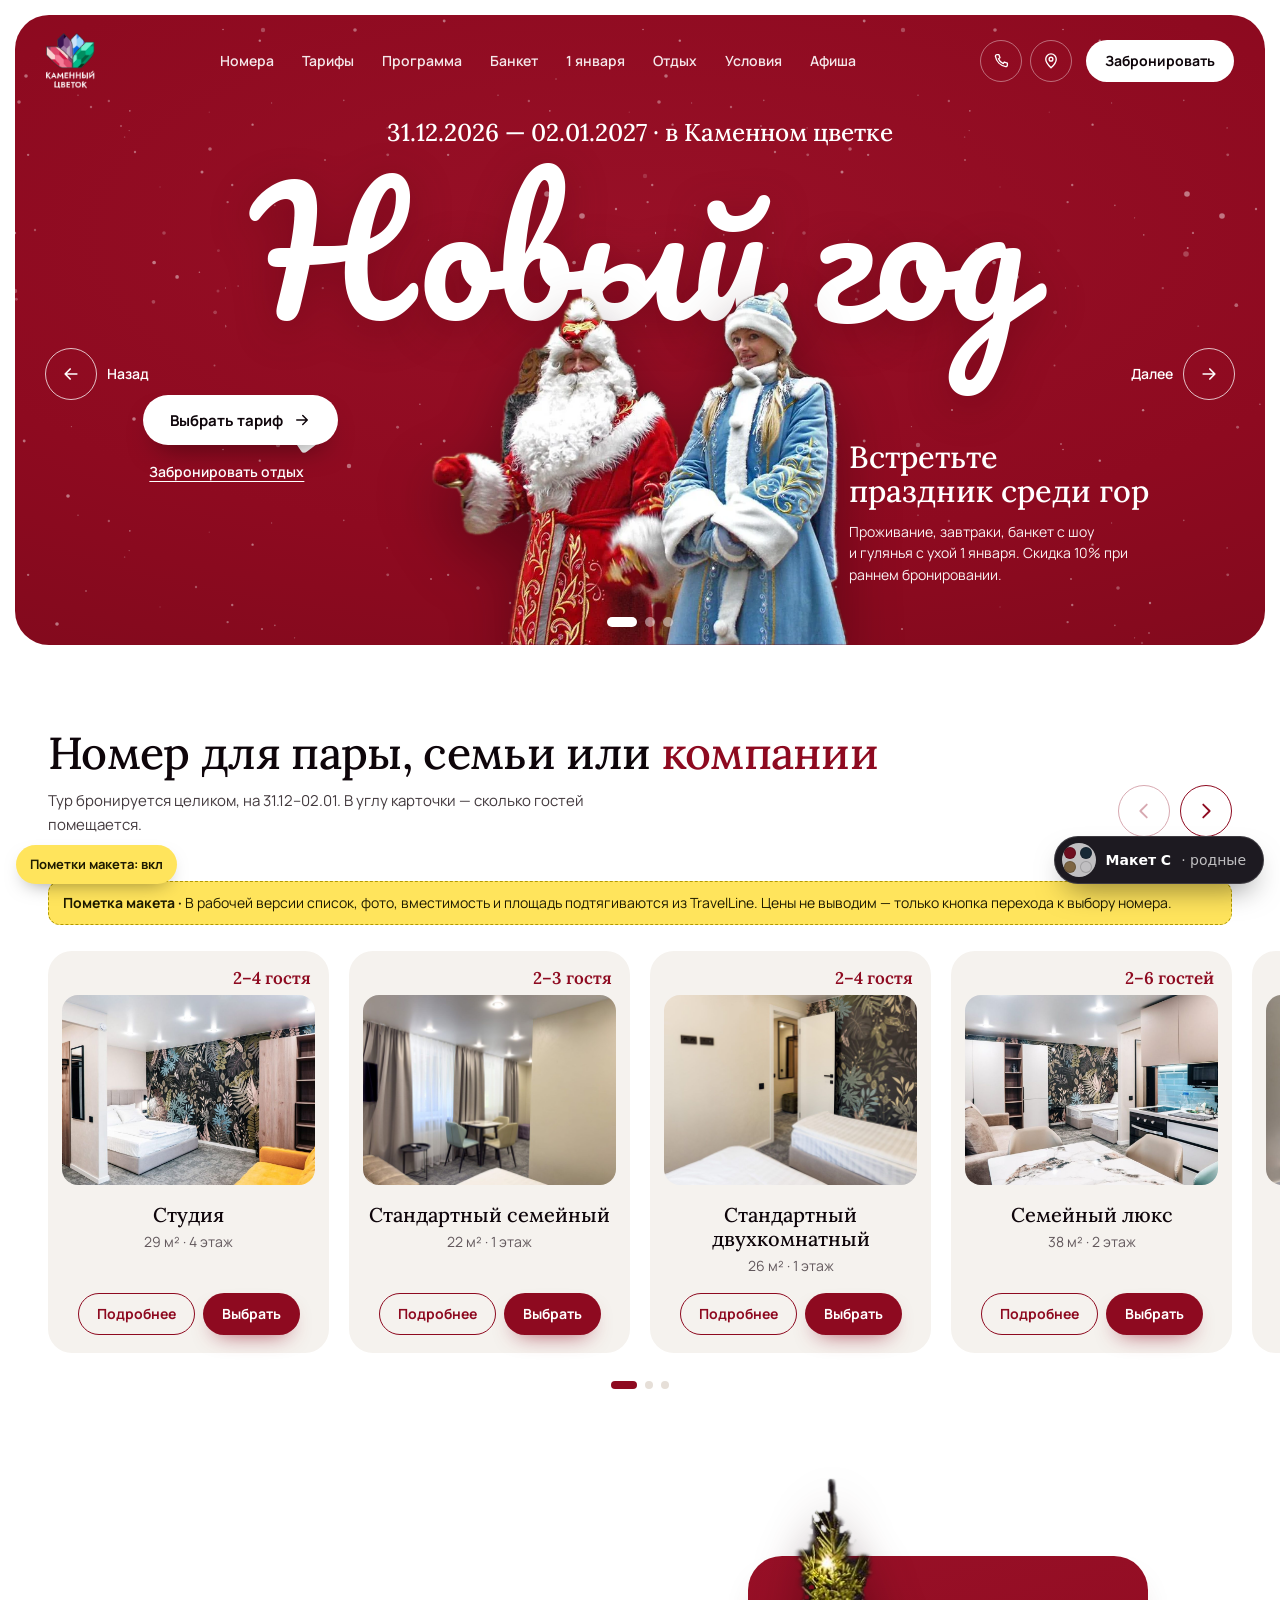
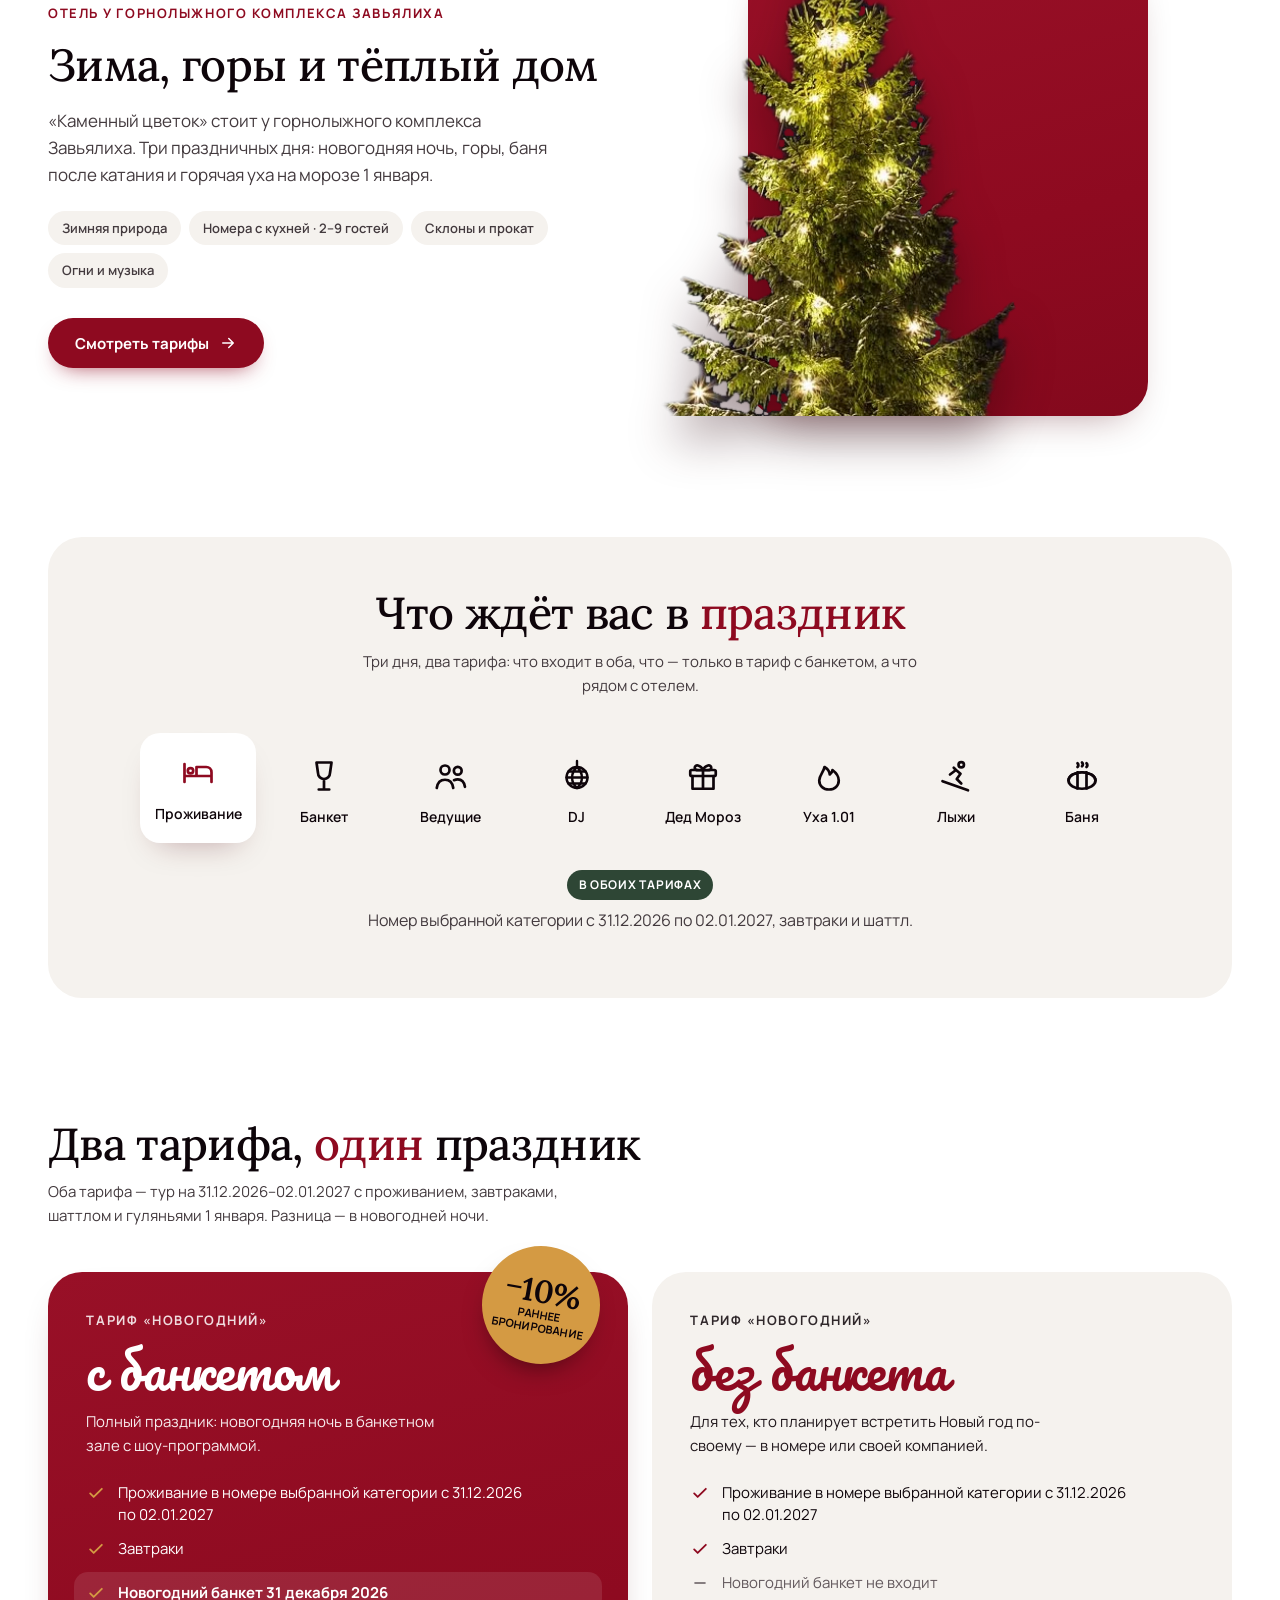
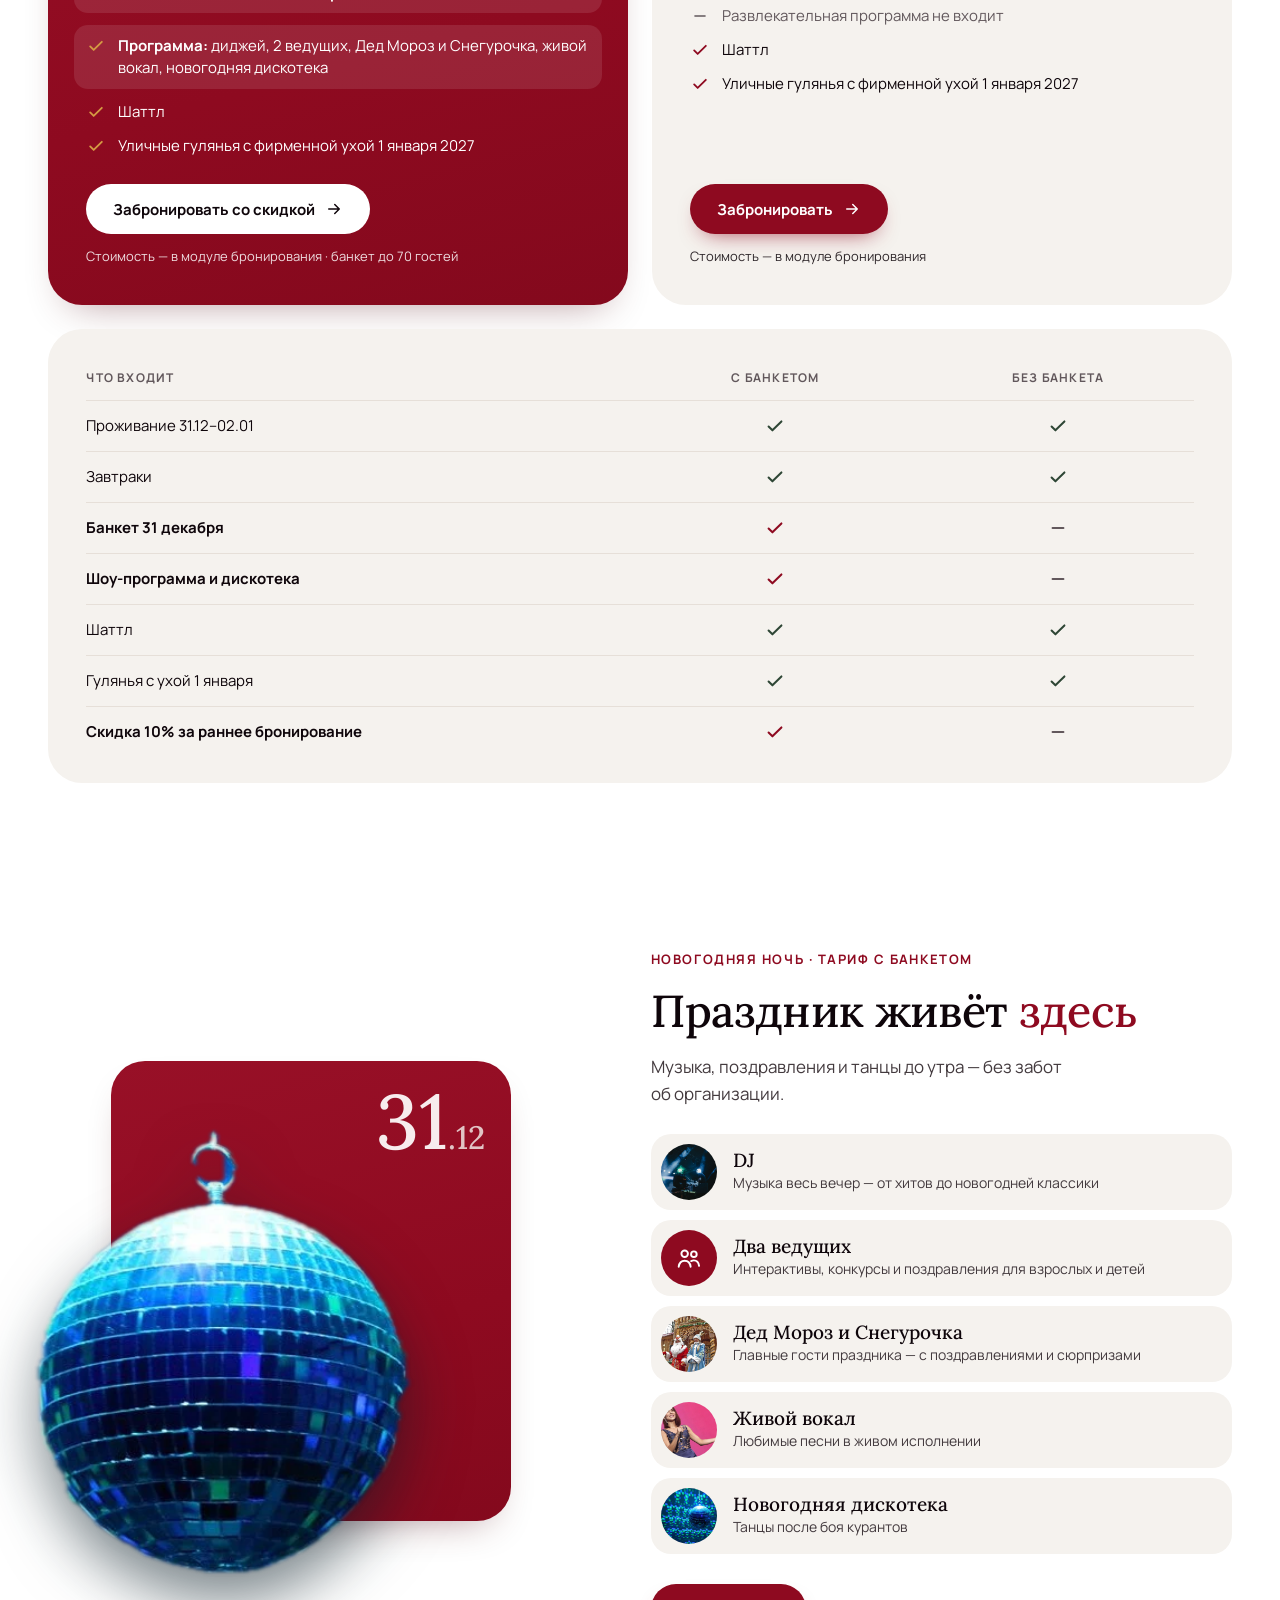
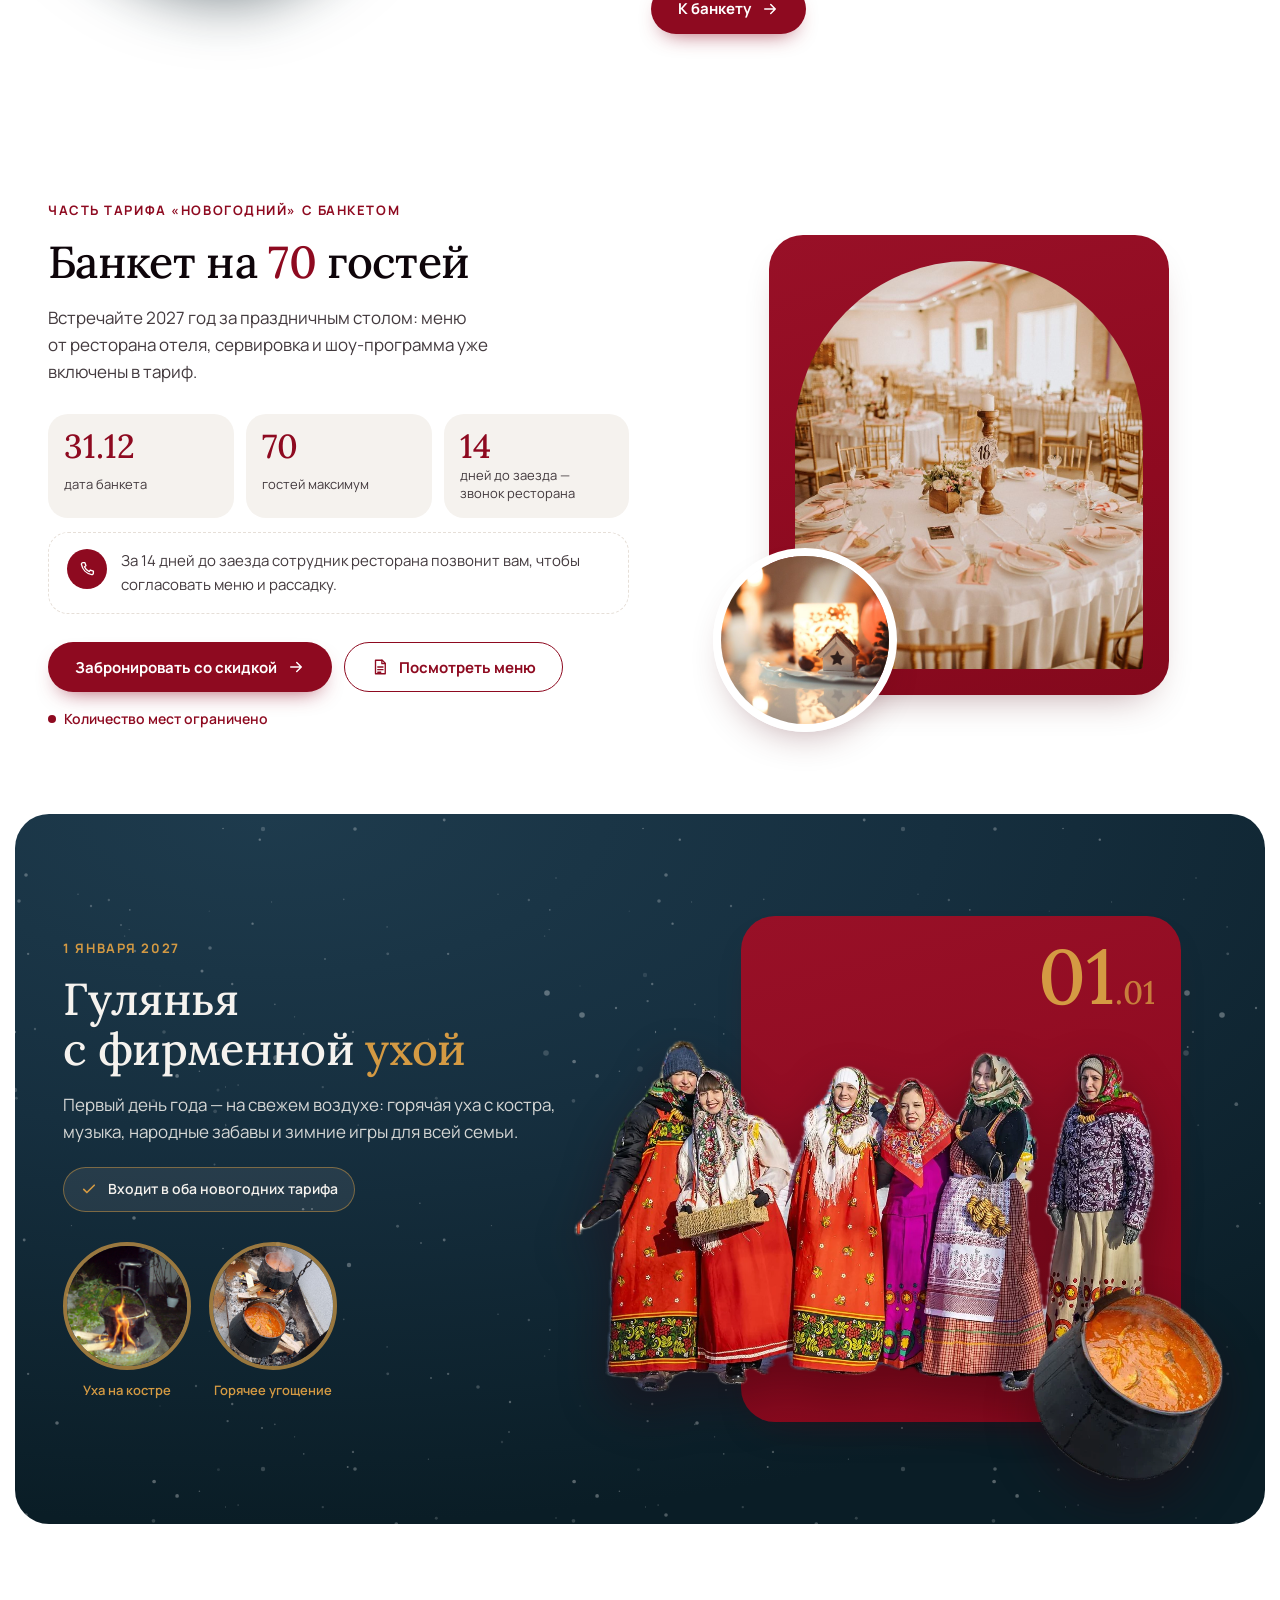
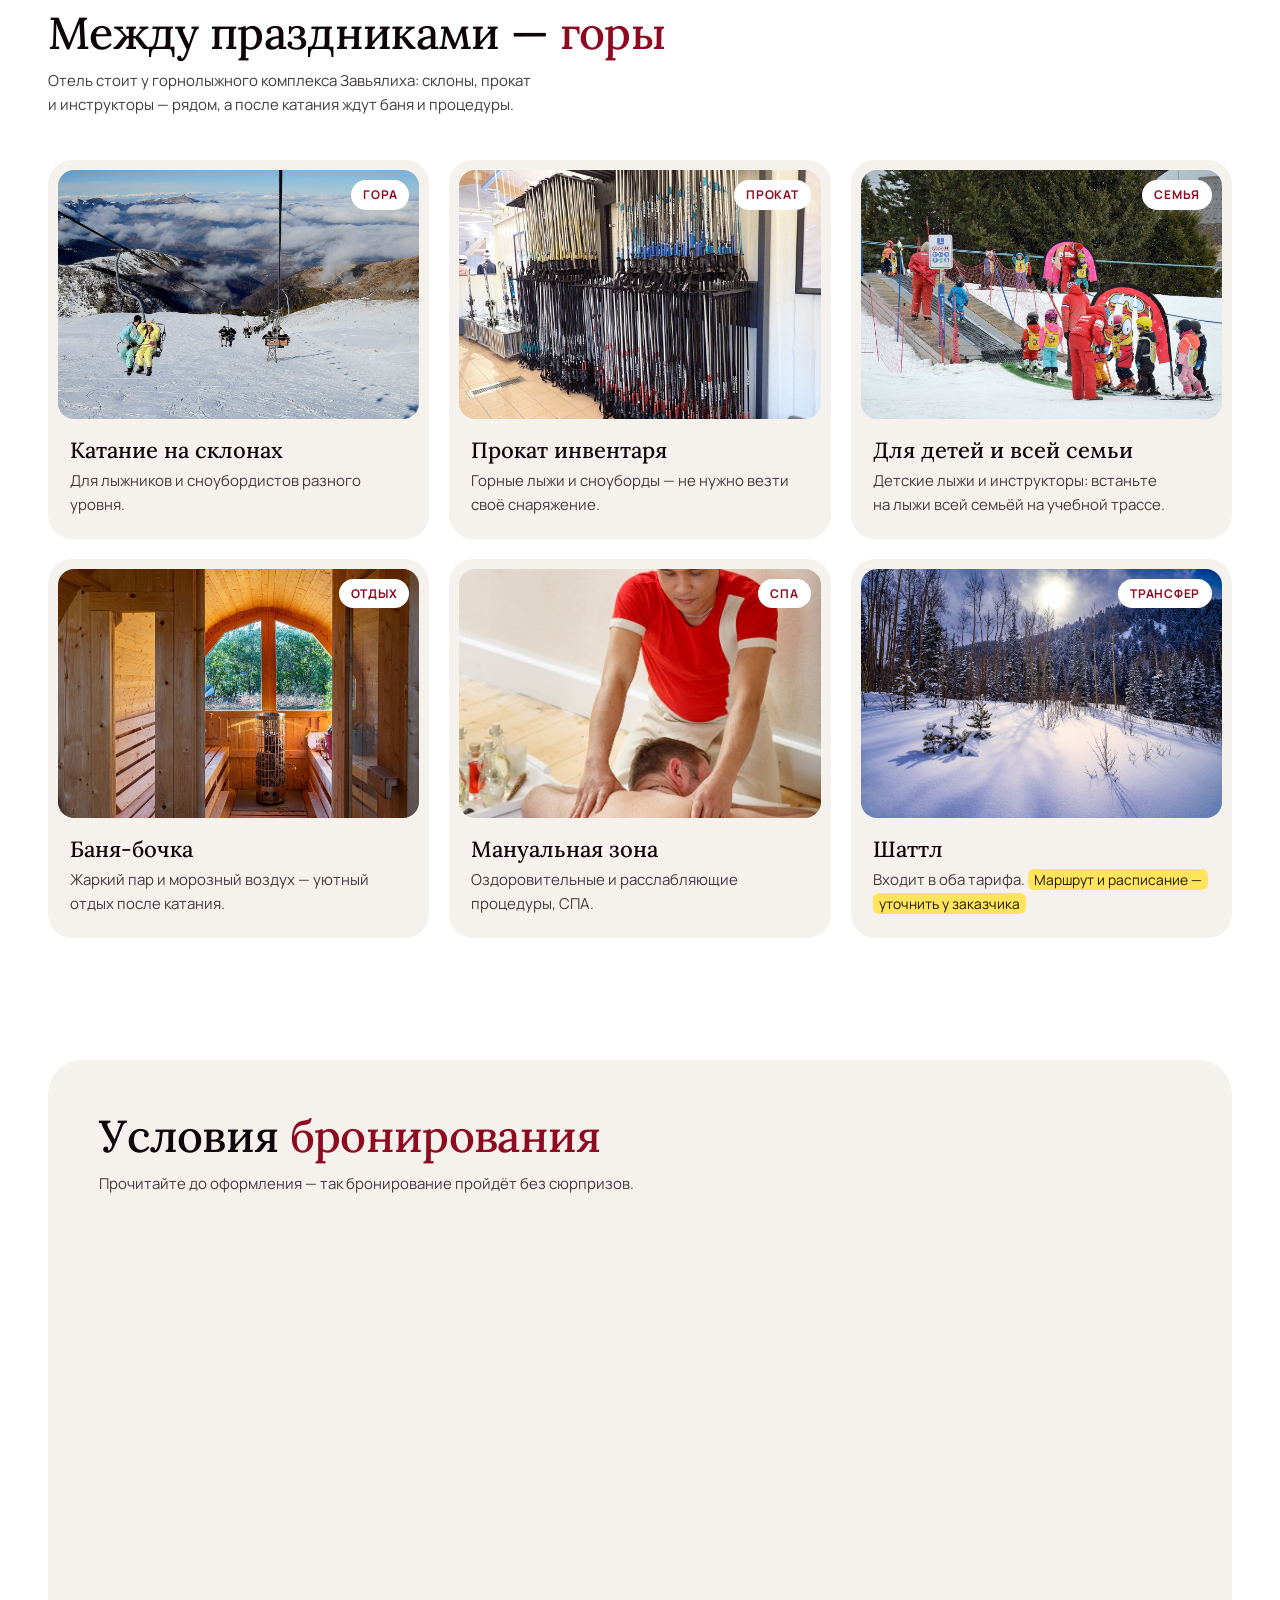
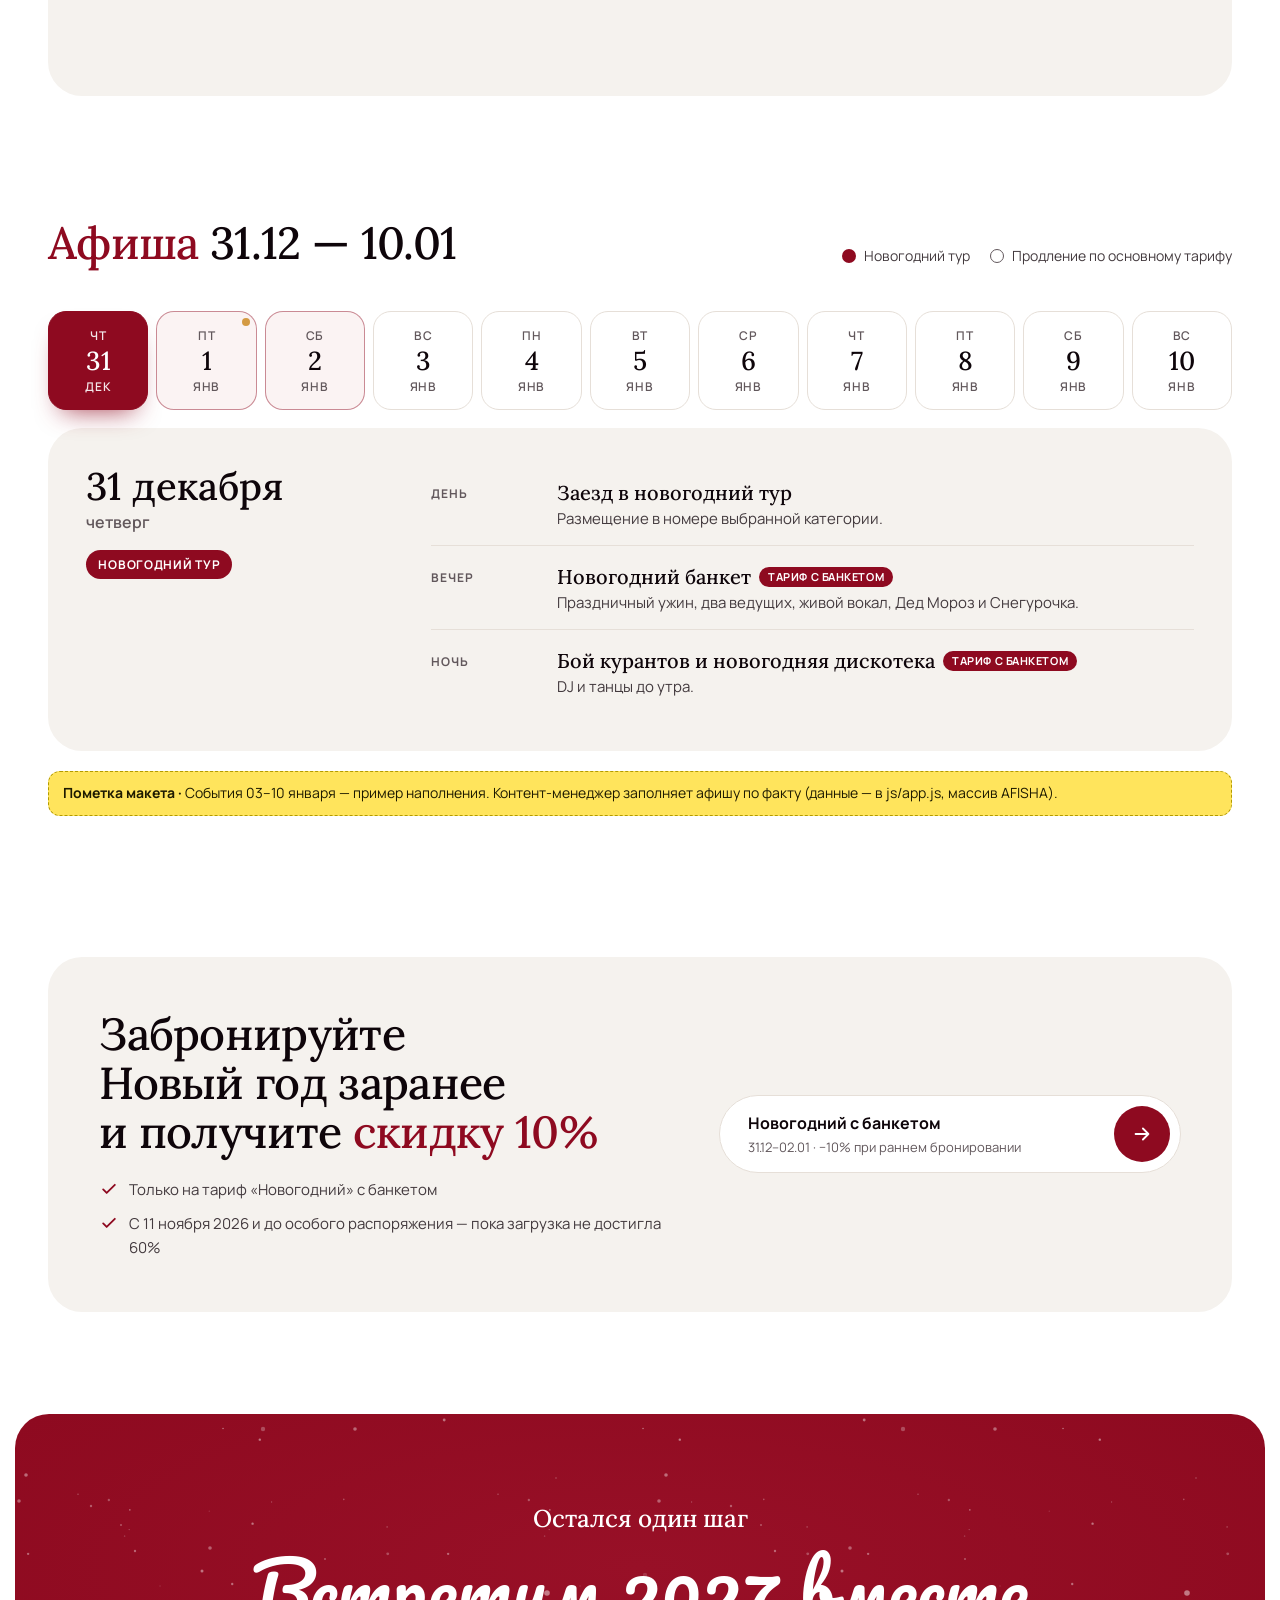
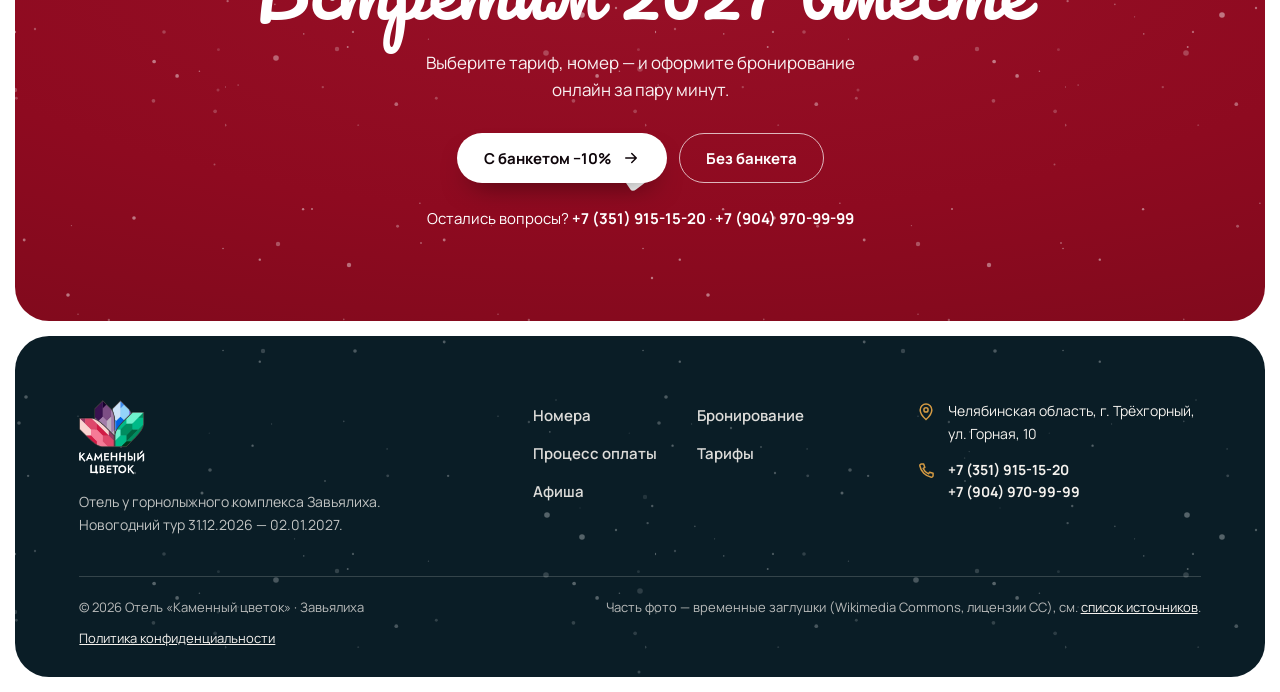
<file: v3/index.html>
<!doctype html>
<html lang="ru">
<head>
<meta charset="utf-8">
<meta name="viewport" content="width=device-width, initial-scale=1, viewport-fit=cover">
<title>Новый год 2027 в «Каменном цветке» — новогодний тур 31.12–02.01 · Завьялиха</title>
<meta name="description" content="Новогодний тур 31 декабря 2026 — 2 января 2027 в отеле «Каменный цветок» у Завьялихи: проживание, завтраки, банкет с программой, гулянья с фирменной ухой 1 января. Скидка 10% при раннем бронировании.">
<meta property="og:title" content="Новый год 2027 в Каменном цветке">
<meta property="og:description" content="Встретьте праздник среди гор, заснеженных пейзажей и праздничной атмосферы.">
<meta property="og:image" content="../img/stock/hero-winter.jpg">
<meta name="theme-color" content="#8E0A20">
<link rel="icon" href="../img/mark-color.png">
<link rel="preconnect" href="https://fonts.googleapis.com">
<link rel="preconnect" href="https://fonts.gstatic.com" crossorigin>
<link href="https://fonts.googleapis.com/css2?family=Lora:ital,wght@0,500;0,600;1,500&family=Manrope:wght@400;500;600;700;800&family=Pacifico&display=swap" rel="stylesheet">
<link rel="preload" as="image" href="../v2/img/cut-ded-moroz.webp">
<link rel="stylesheet" href="css/styles.css">
<script src="../shared/switcher.js"></script>
</head>
<body>

<svg width="0" height="0" style="position:absolute" aria-hidden="true">
  <defs>
  <defs>
    <symbol id="i-check" viewBox="0 0 24 24"><path d="M5 12.5l4.2 4.2L19 7" fill="none" stroke="currentColor" stroke-width="2.2" stroke-linecap="round" stroke-linejoin="round"/></symbol>
    <symbol id="i-minus" viewBox="0 0 24 24"><path d="M6 12h12" fill="none" stroke="currentColor" stroke-width="2" stroke-linecap="round"/></symbol>
    <symbol id="i-arrow" viewBox="0 0 24 24"><path d="M5 12h14M13 6l6 6-6 6" fill="none" stroke="currentColor" stroke-width="2" stroke-linecap="round" stroke-linejoin="round"/></symbol>
    <symbol id="i-left" viewBox="0 0 24 24"><path d="M15 5l-7 7 7 7" fill="none" stroke="currentColor" stroke-width="2" stroke-linecap="round" stroke-linejoin="round"/></symbol>
    <symbol id="i-right" viewBox="0 0 24 24"><path d="M9 5l7 7-7 7" fill="none" stroke="currentColor" stroke-width="2" stroke-linecap="round" stroke-linejoin="round"/></symbol>
    <symbol id="i-cal" viewBox="0 0 24 24"><g fill="none" stroke="currentColor" stroke-width="1.8" stroke-linecap="round"><rect x="3.5" y="5" width="17" height="15.5" rx="2.5"/><path d="M3.5 10h17M8 3v4M16 3v4"/></g></symbol>
    <symbol id="i-bed" viewBox="0 0 24 24"><g fill="none" stroke="currentColor" stroke-width="1.8" stroke-linecap="round" stroke-linejoin="round"><path d="M3 18V6M3 14h18v4M21 14v-2.5A3.5 3.5 0 0 0 17.5 8H11v6"/><circle cx="7" cy="10.5" r="1.8"/></g></symbol>
    <symbol id="i-cup" viewBox="0 0 24 24"><g fill="none" stroke="currentColor" stroke-width="1.8" stroke-linecap="round" stroke-linejoin="round"><path d="M4 9h12v5a5 5 0 0 1-5 5H9a5 5 0 0 1-5-5V9zM16 10h1.5a2.5 2.5 0 0 1 0 5H16M8 3c0 1.2 1 1.2 1 2.4S8 6.6 8 7.8M12 3c0 1.2 1 1.2 1 2.4s-1 1.2-1 2.4"/></g></symbol>
    <symbol id="i-glass" viewBox="0 0 24 24"><g fill="none" stroke="currentColor" stroke-width="1.8" stroke-linecap="round" stroke-linejoin="round"><path d="M7 3h10l-1 7a4 4 0 0 1-8 0L7 3zM12 14v7M8.5 21h7"/></g></symbol>
    <symbol id="i-star" viewBox="0 0 24 24"><path d="M12 3.5l2.5 5.3 5.8.7-4.3 4 1.1 5.7L12 16.4l-5.1 2.8L8 13.5l-4.3-4 5.8-.7z" fill="none" stroke="currentColor" stroke-width="1.7" stroke-linejoin="round"/></symbol>
    <symbol id="i-bus" viewBox="0 0 24 24"><g fill="none" stroke="currentColor" stroke-width="1.8" stroke-linecap="round" stroke-linejoin="round"><rect x="4" y="3.5" width="16" height="14" rx="3"/><path d="M4 11h16M8 17.5V20M16 17.5V20"/><circle cx="8" cy="14.3" r=".6" fill="currentColor"/><circle cx="16" cy="14.3" r=".6" fill="currentColor"/></g></symbol>
    <symbol id="i-fire" viewBox="0 0 24 24"><g fill="none" stroke="currentColor" stroke-width="1.8" stroke-linecap="round" stroke-linejoin="round"><path d="M12 21c-3.9 0-6.5-2.6-6.5-6 0-3.6 3-5.6 3.5-9 2.3 1.3 3.4 3.4 3.5 5 1-.6 1.7-1.7 1.8-3 2.4 1.8 4.2 4.3 4.2 7 0 3.4-2.6 6-6.5 6z"/></g></symbol>
    <symbol id="i-headphones" viewBox="0 0 24 24"><g fill="none" stroke="currentColor" stroke-width="1.8" stroke-linecap="round" stroke-linejoin="round"><path d="M4 15v-3a8 8 0 0 1 16 0v3"/><rect x="3" y="14" width="4.5" height="6.5" rx="1.6"/><rect x="16.5" y="14" width="4.5" height="6.5" rx="1.6"/></g></symbol>
    <symbol id="i-mic" viewBox="0 0 24 24"><g fill="none" stroke="currentColor" stroke-width="1.8" stroke-linecap="round" stroke-linejoin="round"><rect x="9" y="3" width="6" height="11" rx="3"/><path d="M5.5 11a6.5 6.5 0 0 0 13 0M12 17.5V21M8.5 21h7"/></g></symbol>
    <symbol id="i-hosts" viewBox="0 0 24 24"><g fill="none" stroke="currentColor" stroke-width="1.8" stroke-linecap="round" stroke-linejoin="round"><circle cx="8" cy="8" r="3"/><circle cx="16.5" cy="8.5" r="2.6"/><path d="M2.5 20c.5-3.6 2.7-5.5 5.5-5.5s5 1.9 5.5 5.5M14 14.8c.8-.4 1.6-.6 2.5-.6 2.4 0 4.3 1.7 4.8 5"/></g></symbol>
    <symbol id="i-gift" viewBox="0 0 24 24"><g fill="none" stroke="currentColor" stroke-width="1.8" stroke-linecap="round" stroke-linejoin="round"><rect x="3.5" y="8" width="17" height="4" rx="1"/><path d="M5 12v8.5h14V12M12 8v12.5M12 8c-1.5-3.5-5.5-4-5.5-1.5S10 8 12 8zm0 0c1.5-3.5 5.5-4 5.5-1.5S14 8 12 8z"/></g></symbol>
    <symbol id="i-disco" viewBox="0 0 24 24"><g fill="none" stroke="currentColor" stroke-width="1.6" stroke-linecap="round"><path d="M12 2v4"/><circle cx="12" cy="13" r="7"/><path d="M5 13h14M12 6c-2.2 2-3.3 4.4-3.3 7s1.1 5 3.3 7M12 6c2.2 2 3.3 4.4 3.3 7s-1.1 5-3.3 7M6.3 9h11.4M6.3 17h11.4"/></g></symbol>
    <symbol id="i-ski" viewBox="0 0 24 24"><g fill="none" stroke="currentColor" stroke-width="1.8" stroke-linecap="round" stroke-linejoin="round"><circle cx="15.5" cy="4.5" r="1.8"/><path d="M3 15.5l17 6M8 11l4-3 3 2.5-2.5 3.5 3 3M12 8l-1.5-1.5"/></g></symbol>
    <symbol id="i-sauna" viewBox="0 0 24 24"><g fill="none" stroke="currentColor" stroke-width="1.8" stroke-linecap="round" stroke-linejoin="round"><ellipse cx="12" cy="15" rx="9" ry="5.5"/><path d="M3 15c0-3 4-5.5 9-5.5s9 2.5 9 5.5M9 9.5V20.3M15 9.5V20.3M9 3.5c.8.8.8 1.7 0 2.5M12 3c.8.8.8 1.7 0 2.5M15 3.5c.8.8.8 1.7 0 2.5"/></g></symbol>
    <symbol id="i-hands" viewBox="0 0 24 24"><g fill="none" stroke="currentColor" stroke-width="1.8" stroke-linecap="round" stroke-linejoin="round"><path d="M12 20.5s-7.5-4.4-7.5-10A4.2 4.2 0 0 1 12 8a4.2 4.2 0 0 1 7.5 2.5c0 5.6-7.5 10-7.5 10z"/><path d="M8.5 12.5h2l1-2 1.6 4 1-2h1.4"/></g></symbol>
    <symbol id="i-mountain" viewBox="0 0 24 24"><g fill="none" stroke="currentColor" stroke-width="1.8" stroke-linecap="round" stroke-linejoin="round"><path d="M2.5 20l7-12 4 6.5 2.5-3.5 5.5 9z"/><path d="M7.5 11.4l2-.9 1.7 1.2"/></g></symbol>
    <symbol id="i-child" viewBox="0 0 24 24"><g fill="none" stroke="currentColor" stroke-width="1.8" stroke-linecap="round" stroke-linejoin="round"><circle cx="12" cy="5" r="2.3"/><path d="M8 10.5l4-1.5 4 1.5M12 9v6l-3 5.5M12 15l3 5.5M3 21h18"/></g></symbol>
    <symbol id="i-users" viewBox="0 0 24 24"><g fill="none" stroke="currentColor" stroke-width="1.8" stroke-linecap="round" stroke-linejoin="round"><circle cx="9" cy="8" r="3.2"/><path d="M3 20c.4-3.7 2.8-6 6-6s5.6 2.3 6 6M16 4.8a3.2 3.2 0 0 1 0 6.4M18 14.4c1.8.8 2.8 2.8 3 5.6"/></g></symbol>
    <symbol id="i-area" viewBox="0 0 24 24"><g fill="none" stroke="currentColor" stroke-width="1.8" stroke-linecap="round" stroke-linejoin="round"><path d="M4 9V4h5M20 9V4h-5M4 15v5h5M20 15v5h-5"/></g></symbol>
    <symbol id="i-alert" viewBox="0 0 24 24"><g fill="none" stroke="currentColor" stroke-width="1.9" stroke-linecap="round" stroke-linejoin="round"><path d="M12 3.5l9.5 16.5h-19z"/><path d="M12 10v4.5M12 17.3v.2"/></g></symbol>
    <symbol id="i-card" viewBox="0 0 24 24"><g fill="none" stroke="currentColor" stroke-width="1.8" stroke-linecap="round"><rect x="2.5" y="5" width="19" height="14" rx="2.5"/><path d="M2.5 10h19M6 15h4"/></g></symbol>
    <symbol id="i-layers" viewBox="0 0 24 24"><g fill="none" stroke="currentColor" stroke-width="1.8" stroke-linecap="round" stroke-linejoin="round"><path d="M12 3l9 5-9 5-9-5z"/><path d="M3 13l9 5 9-5"/></g></symbol>
    <symbol id="i-swap" viewBox="0 0 24 24"><g fill="none" stroke="currentColor" stroke-width="1.8" stroke-linecap="round" stroke-linejoin="round"><path d="M4 8h14l-3-3M20 16H6l3 3"/></g></symbol>
    <symbol id="i-menu" viewBox="0 0 24 24"><path d="M4 7h16M4 12h16M4 17h16" fill="none" stroke="currentColor" stroke-width="2" stroke-linecap="round"/></symbol>
    <symbol id="i-close" viewBox="0 0 24 24"><path d="M6 6l12 12M18 6L6 18" fill="none" stroke="currentColor" stroke-width="2" stroke-linecap="round"/></symbol>
    <symbol id="i-phone" viewBox="0 0 24 24"><path d="M6.6 3.5h2.6l1.4 4.2-2 1.3a12 12 0 0 0 6.4 6.4l1.3-2 4.2 1.4v2.6a2 2 0 0 1-2.2 2A17 17 0 0 1 4.6 5.7a2 2 0 0 1 2-2.2z" fill="none" stroke="currentColor" stroke-width="1.8" stroke-linejoin="round"/></symbol>
    <symbol id="i-pin" viewBox="0 0 24 24"><g fill="none" stroke="currentColor" stroke-width="1.8"><path d="M12 21s-7-6.2-7-11.5a7 7 0 0 1 14 0C19 14.8 12 21 12 21z"/><circle cx="12" cy="9.5" r="2.5"/></g></symbol>
    <symbol id="i-menu-doc" viewBox="0 0 24 24"><g fill="none" stroke="currentColor" stroke-width="1.8" stroke-linecap="round" stroke-linejoin="round"><path d="M6 3h9l4 4v14H6z"/><path d="M14.5 3v4.5H19M9 12h7M9 15.5h7M9 19h4"/></g></symbol>
    <symbol id="i-snow" viewBox="0 0 24 24"><g fill="none" stroke="currentColor" stroke-width="1.6" stroke-linecap="round"><path d="M12 2.5v19M3.8 7.2l16.4 9.6M3.8 16.8l16.4-9.6M9.5 4l2.5 2.3L14.5 4M9.5 20l2.5-2.3 2.5 2.3M4 10.4l3.2.9-.8 3.3M20 13.6l-3.2-.9.8-3.3M4 13.6l3.2-.9-.8-3.3M20 10.4l-3.2.9.8 3.3"/></g></symbol>
    <symbol id="i-arrow-up" viewBox="0 0 24 24"><path d="M7 17L17 7M9 7h8v8" fill="none" stroke="currentColor" stroke-width="2" stroke-linecap="round" stroke-linejoin="round"/></symbol>
  </defs>
</svg>
    <symbol id="i-forest" viewBox="0 0 400 240" preserveAspectRatio="xMidYMax meet"><path d="M40.0 90.0 L43.5 90.0 L50.4 112.7 L45.1 108.2 L45.7 109.7 L54.5 132.4 L47.2 127.9 L48.0 129.4 L58.6 152.1 L49.2 147.6 L50.2 149.1 L62.7 171.9 L51.2 167.4 L52.5 168.9 L66.8 191.6 L53.3 187.1 L54.7 188.6 L70.9 211.3 L55.3 206.8 L57.0 208.3 L75.0 231.0 L57.3 226.5 L43.5 237.0 L43.5 240.0 L36.5 240.0 L36.5 237.0 L22.7 226.5 L5.0 231.0 L23.0 208.3 L24.7 206.8 L9.1 211.3 L25.3 188.6 L26.7 187.1 L13.2 191.6 L27.5 168.9 L28.8 167.4 L17.3 171.9 L29.8 149.1 L30.8 147.6 L21.4 152.1 L32.0 129.4 L32.8 127.9 L25.5 132.4 L34.3 109.7 L34.9 108.2 L29.6 112.7 L36.5 90.0Z M95.0 25.0 L99.7 25.0 L109.1 57.6 L102.0 51.1 L102.8 53.3 L114.7 85.8 L104.7 79.4 L105.8 81.5 L120.2 114.1 L107.5 107.6 L108.9 109.8 L125.8 142.3 L110.2 135.9 L111.9 138.0 L131.4 170.6 L113.0 164.1 L115.0 166.3 L136.9 198.8 L115.8 192.4 L118.1 194.5 L142.5 227.1 L118.5 220.7 L99.8 235.7 L99.8 240.0 L90.2 240.0 L90.2 235.7 L71.5 220.7 L47.5 227.1 L71.9 194.5 L74.2 192.4 L53.1 198.8 L75.0 166.3 L77.0 164.1 L58.6 170.6 L78.1 138.0 L79.8 135.9 L64.2 142.3 L81.1 109.8 L82.5 107.6 L69.8 114.1 L84.2 81.5 L85.3 79.4 L75.3 85.8 L87.2 53.3 L88.0 51.1 L80.9 57.6 L90.3 25.0Z M150.0 120.0 L153.0 120.0 L158.9 138.2 L154.4 134.6 L154.9 135.8 L162.4 153.9 L156.2 150.3 L156.8 151.5 L165.9 169.7 L157.9 166.1 L158.8 167.3 L169.5 185.5 L159.6 181.9 L160.7 183.1 L173.0 201.3 L161.4 197.7 L162.6 198.9 L176.5 217.0 L163.1 213.4 L164.6 214.6 L180.0 232.8 L164.8 229.2 L153.0 237.6 L153.0 240.0 L147.0 240.0 L147.0 237.6 L135.2 229.2 L120.0 232.8 L135.4 214.6 L136.9 213.4 L123.5 217.0 L137.4 198.9 L138.6 197.7 L127.0 201.3 L139.3 183.1 L140.4 181.9 L130.5 185.5 L141.2 167.3 L142.1 166.1 L134.1 169.7 L143.2 151.5 L143.8 150.3 L137.6 153.9 L145.1 135.8 L145.6 134.6 L141.1 138.2 L147.0 120.0Z M205.0 50.0 L209.2 50.0 L217.6 78.8 L211.3 73.1 L211.9 75.0 L222.6 103.7 L213.7 98.0 L214.7 99.9 L227.6 128.7 L216.2 123.0 L217.4 124.9 L232.6 153.7 L218.6 148.0 L220.2 149.9 L237.5 178.7 L221.1 173.0 L222.9 174.9 L242.5 203.6 L223.6 197.9 L225.6 199.8 L247.5 228.6 L226.0 222.9 L209.2 236.2 L209.2 240.0 L200.8 240.0 L200.8 236.2 L184.0 222.9 L162.5 228.6 L184.4 199.8 L186.4 197.9 L167.5 203.6 L187.1 174.9 L188.9 173.0 L172.5 178.7 L189.8 149.9 L191.4 148.0 L177.4 153.7 L192.6 124.9 L193.8 123.0 L182.4 128.7 L195.3 99.9 L196.3 98.0 L187.4 103.7 L198.1 75.0 L198.7 73.1 L192.4 78.8 L200.8 50.0Z M262.0 100.0 L265.3 100.0 L271.8 121.2 L266.9 117.0 L267.4 118.4 L275.7 139.6 L268.8 135.4 L269.5 136.8 L279.5 158.0 L270.7 153.8 L271.6 155.2 L283.4 176.4 L272.6 172.2 L273.8 173.6 L287.3 194.8 L274.5 190.6 L275.9 192.0 L291.1 213.2 L276.4 209.0 L278.0 210.4 L295.0 231.6 L278.3 227.4 L265.3 237.2 L265.3 240.0 L258.7 240.0 L258.7 237.2 L245.7 227.4 L229.0 231.6 L246.0 210.4 L247.6 209.0 L232.9 213.2 L248.1 192.0 L249.5 190.6 L236.7 194.8 L250.2 173.6 L251.4 172.2 L240.6 176.4 L252.4 155.2 L253.3 153.8 L244.5 158.0 L254.5 136.8 L255.2 135.4 L248.3 139.6 L256.6 118.4 L257.1 117.0 L252.2 121.2 L258.7 100.0Z M318.0 10.0 L322.9 10.0 L332.9 44.8 L325.4 37.9 L326.2 40.2 L338.7 75.1 L328.3 68.2 L329.4 70.5 L344.6 105.3 L331.2 98.4 L332.6 100.7 L350.4 135.5 L334.1 128.6 L335.8 130.9 L356.3 165.7 L337.0 158.8 L339.1 161.1 L362.1 196.0 L339.9 189.1 L342.3 191.4 L368.0 226.2 L342.8 219.3 L323.0 235.4 L323.0 240.0 L313.0 240.0 L313.0 235.4 L293.2 219.3 L268.0 226.2 L293.7 191.4 L296.1 189.1 L273.9 196.0 L296.9 161.1 L299.0 158.8 L279.7 165.7 L300.2 130.9 L301.9 128.6 L285.6 135.5 L303.4 100.7 L304.8 98.4 L291.4 105.3 L306.6 70.5 L307.7 68.2 L297.3 75.1 L309.8 40.2 L310.6 37.9 L303.1 44.8 L313.1 10.0Z M372.0 80.0 L375.6 80.0 L382.7 104.2 L377.3 99.4 L377.9 101.0 L386.9 125.3 L379.4 120.5 L380.2 122.1 L391.1 146.3 L381.5 141.5 L382.5 143.1 L395.3 167.3 L383.6 162.5 L384.8 164.1 L399.6 188.3 L385.6 183.5 L387.2 185.1 L403.8 209.4 L387.7 204.6 L389.5 206.2 L408.0 230.4 L389.8 225.6 L375.6 236.8 L375.6 240.0 L368.4 240.0 L368.4 236.8 L354.2 225.6 L336.0 230.4 L354.5 206.2 L356.3 204.6 L340.2 209.4 L356.8 185.1 L358.4 183.5 L344.4 188.3 L359.2 164.1 L360.4 162.5 L348.7 167.3 L361.5 143.1 L362.5 141.5 L352.9 146.3 L363.8 122.1 L364.6 120.5 L357.1 125.3 L366.1 101.0 L366.7 99.4 L361.3 104.2 L368.4 80.0Z"/></symbol>
    <symbol id="i-spruce" viewBox="0 0 100 200"><path d="M50.0 0.0 L55.4 0.0 L66.3 30.3 L58.1 24.3 L59.0 26.3 L72.8 56.6 L61.3 50.6 L62.5 52.6 L79.2 82.9 L64.5 76.9 L66.1 78.9 L85.7 109.1 L67.7 103.1 L69.6 105.1 L92.1 135.4 L70.8 129.4 L73.2 131.4 L98.6 161.7 L74.0 155.7 L76.7 157.7 L105.0 188.0 L77.2 182.0 L55.5 196.0 L55.5 200.0 L44.5 200.0 L44.5 196.0 L22.8 182.0 L-5.0 188.0 L23.3 157.7 L26.0 155.7 L1.4 161.7 L26.8 131.4 L29.2 129.4 L7.9 135.4 L30.4 105.1 L32.3 103.1 L14.3 109.1 L33.9 78.9 L35.5 76.9 L20.8 82.9 L37.5 52.6 L38.7 50.6 L27.2 56.6 L41.0 26.3 L41.9 24.3 L33.7 30.3 L44.6 0.0Z"/></symbol>
    <symbol id="i-swirl" viewBox="-60 -60 220 220"><path d="M52.0 50.0 L53.0 50.6 L53.7 51.5 L54.2 52.8 L54.3 54.2 L54.0 55.8 L53.2 57.4 L51.9 58.9 L50.1 60.1 L48.0 60.9 L45.6 61.3 L42.9 61.1 L40.2 60.2 L37.6 58.7 L35.2 56.6 L33.2 53.8 L31.8 50.5 L31.1 46.8 L31.1 42.9 L32.0 38.8 L33.7 34.8 L36.4 31.2 L39.8 28.0 L44.1 25.4 L48.9 23.7 L54.1 23.0 L59.6 23.4 L65.1 24.9 L70.4 27.5 L75.1 31.3 L79.2 36.0 L82.3 41.7 L84.3 48.1 L85.1 54.9 L84.4 61.9 L82.3 68.8 L78.8 75.4 L74.0 81.3 L68.0 86.2 L60.9 90.0 L53.0 92.4 L44.6 93.2 L36.1 92.3 L27.7 89.7 L19.8 85.4 L12.7 79.5 L6.8 72.2 L2.4 63.7 L-0.4 54.3 L-1.3 44.4 L-0.2 34.3 L2.9 24.4 L8.0 15.1 L14.9 6.9 L23.4 -0.0 L33.3 -5.2 L44.2 -8.4 L55.7 -9.4 L67.3 -8.2 L78.7 -4.6 L89.4 1.2 L98.8 9.1 L106.7 18.8 L112.6 30.1 L116.3 42.4 L117.5 55.5 L116.2 68.7 L112.2 81.6 L105.7 93.7 L96.9 104.4 L86.0 113.3 L73.4 120.0 L59.5 124.2 L44.9 125.7 L30.1 124.3 L15.7 119.9 L2.2 112.8 L-9.8 103.0 L-19.8 91.0 L-27.3 77.0 L-32.1 61.7 L-33.8 45.6 L-32.4 29.2 L-27.7 13.2 L-20.0 -1.7 L-9.3 -15.0 L3.8 -26.1 L19.1 -34.5 L35.8 -39.9 L53.5 -42.0 L71.5 -40.5 L89.0 -35.6 L105.4 -27.3 L120.1 -15.8 L132.3 -1.5 L141.7 15.0 L147.7 33.2 L150.1 52.4 L148.7 72.0 L143.6 91.1 L134.7 108.9 L122.4 124.9 L107.1 138.4 L89.3 148.7" fill="none" stroke="currentColor" stroke-width="7" stroke-linecap="round"/></symbol>
    <symbol id="i-flake" viewBox="0 0 24 24"><g fill="none" stroke="currentColor" stroke-width="1.4" stroke-linecap="round"><path d="M12 2.5v19M3.8 7.2l16.4 9.6M3.8 16.8l16.4-9.6M9.5 4l2.5 2.3L14.5 4M9.5 20l2.5-2.3 2.5 2.3"/></g></symbol>
  </defs>
</svg>

<a class="skip" href="#tariffs">Перейти к тарифам</a>

<!-- ============ HERO: шапка + слайдер ============ -->
<header class="hero" id="top">
  <svg class="hero__forest hero__forest--l" aria-hidden="true"><use href="#i-forest"/></svg>
  <svg class="hero__forest hero__forest--r" aria-hidden="true"><use href="#i-forest"/></svg>
  <span class="snow" aria-hidden="true"></span>

  <div class="hdr" id="hdr">
    <a class="logo" href="https://kamenniy-cvetok.ru/" aria-label="Каменный цветок — на главную">
      <img src="../img/logo-light.png" alt="" width="49" height="56">
    </a>
    <nav class="hdr__nav" id="nav" aria-label="Разделы страницы">
      <a href="#rooms">Номера</a>
      <a href="#tariffs">Тарифы</a>
      <a href="#program">Программа</a>
      <a href="#banquet">Банкет</a>
      <a href="#jan1">1 января</a>
      <a href="#active">Отдых</a>
      <a href="#terms">Условия</a>
      <a href="#afisha">Афиша</a>
      <a class="hdr__nav-phone" href="tel:+73519151520"><svg><use href="#i-phone"/></svg>+7 (351) 915-15-20</a>
    </nav>
    <div class="hdr__tools">
      <a class="hdr__icon" href="tel:+73519151520" aria-label="Позвонить: +7 (351) 915-15-20"><svg><use href="#i-phone"/></svg></a>
      <a class="hdr__icon hdr__icon--pin" href="#footer" aria-label="Адрес отеля"><svg><use href="#i-pin"/></svg></a>
      <a class="btn btn--white btn--sm hdr__cta" data-book="any" data-goal="ny_book_header" href="https://kamenniy-cvetok.ru/booking/">Забронировать</a>
      <button class="hdr__burger" id="burger" type="button" aria-label="Открыть меню" aria-expanded="false" aria-controls="nav"><svg><use href="#i-menu"/></svg></button>
    </div>
  </div>

  <div class="slider" id="heroSlider" role="region" aria-roledescription="карусель" aria-label="Новый год 2027 — главное">
    <div class="slider__stage" id="heroStage" aria-live="polite">

      <article class="slide is-active" role="group" aria-roledescription="слайд" aria-label="1 из 3: новогодняя ночь">
        <p class="slide__kicker">31.12.2026 — 02.01.2027 · в&nbsp;Каменном цветке</p>
        <h1 class="slide__word">Новый год<span class="sr"> 2027 в отеле «Каменный цветок»</span></h1>
        <img class="slide__cut slide__cut--ded" src="../v2/img/cut-ded-moroz.webp" alt="" fetchpriority="high">
        <div class="slide__cta">
          <a class="btn btn--tail" href="#tariffs" data-goal="ny_hero_choose">Выбрать тариф<svg><use href="#i-arrow"/></svg></a>
          <a class="slide__link" data-book="any" data-goal="ny_book_hero" href="https://kamenniy-cvetok.ru/booking/">Забронировать отдых</a>
        </div>
        <div class="slide__aside">
          <p class="slide__title">Встретьте праздник среди гор</p>
          <p>Проживание, завтраки, банкет с&nbsp;шоу и&nbsp;гулянья с&nbsp;ухой 1&nbsp;января. Скидка 10% при раннем бронировании.</p>
        </div>
      </article>

      <article class="slide" role="group" aria-roledescription="слайд" aria-label="2 из 3: программа 31 декабря">
        <p class="slide__kicker">Новогодняя ночь · 31&nbsp;декабря 2026</p>
        <h2 class="slide__word">Праздник</h2>
        <img class="slide__cut slide__cut--vocal" src="../v2/img/cut-vocal.webp" alt="" loading="lazy">
        <div class="slide__cta">
          <a class="btn btn--tail" href="#program">Программа ночи<svg><use href="#i-arrow"/></svg></a>
        </div>
        <div class="slide__aside">
          <p class="slide__title">Банкет и&nbsp;шоу до&nbsp;утра</p>
          <p>DJ, два ведущих, Дед Мороз и&nbsp;Снегурочка, живой вокал и&nbsp;дискотека — в&nbsp;тарифе с&nbsp;банкетом.</p>
        </div>
      </article>

      <article class="slide" role="group" aria-roledescription="слайд" aria-label="3 из 3: гулянья 1 января">
        <p class="slide__kicker">1&nbsp;января 2027 · для гостей обоих тарифов</p>
        <h2 class="slide__word">Гулянья</h2>
        <img class="slide__cut slide__cut--fire" src="img/cut-uha-fire.webp" alt="" loading="lazy">
        <div class="slide__cta">
          <a class="btn btn--tail" href="#jan1">Про 1 января<svg><use href="#i-arrow"/></svg></a>
        </div>
        <div class="slide__aside">
          <p class="slide__title">С&nbsp;фирменной ухой</p>
          <p>Первый день года на&nbsp;свежем воздухе: горячая уха с&nbsp;костра, музыка и&nbsp;зимние забавы для всей семьи.</p>
        </div>
      </article>
    </div>

    <button class="slider__arrow slider__arrow--prev" type="button" data-slide="prev" aria-label="Предыдущий слайд"><span class="slider__circle"><svg><use href="#i-arrow"/></svg></span><span class="slider__label">Назад</span></button>
    <button class="slider__arrow slider__arrow--next" type="button" data-slide="next" aria-label="Следующий слайд"><span class="slider__label">Далее</span><span class="slider__circle"><svg><use href="#i-arrow"/></svg></span></button>
    <div class="slider__dots" id="heroDots" role="tablist" aria-label="Слайды">
      <button type="button" role="tab" aria-selected="true" aria-label="Слайд 1: новогодняя ночь"></button>
      <button type="button" role="tab" aria-selected="false" aria-label="Слайд 2: программа" tabindex="-1"></button>
      <button type="button" role="tab" aria-selected="false" aria-label="Слайд 3: 1 января" tabindex="-1"></button>
    </div>
  </div>
</header>

<main>

<!-- ============ НОМЕРА ============ -->
<section class="sec" id="rooms">
  <svg class="swirl swirl--g" aria-hidden="true"><use href="#i-swirl"/></svg>
  <div class="wrap">
    <div class="head head--row">
      <div>
        <h2 class="h2">Номер для пары, семьи или&nbsp;<em>компании</em></h2>
        <p class="sub">Тур бронируется целиком, на&nbsp;31.12–02.01. В&nbsp;углу карточки — сколько гостей помещается.</p>
      </div>
      <div class="carousel__nav">
        <button class="round" type="button" data-car="prev" aria-label="Предыдущие номера"><svg><use href="#i-left"/></svg></button>
        <button class="round" type="button" data-car="next" aria-label="Следующие номера"><svg><use href="#i-right"/></svg></button>
      </div>
    </div>
    <p class="todo todo--block" data-note>В рабочей версии список, фото, вместимость и&nbsp;площадь подтягиваются из&nbsp;TravelLine. Цены не&nbsp;выводим — только кнопка перехода к&nbsp;выбору номера.</p>
    <div class="carousel" id="roomsCarousel" tabindex="0" aria-label="Карусель номеров">
      <ul class="carousel__track">
        <li class="room"><span class="room__cap">2–4 гостя</span>
          <button class="room__img" type="button" data-room="studio" data-goal="ny_room_details" aria-label="Подробнее о номере: Студия"><img src="../img/rooms/studio.jpg" alt="Студия" loading="lazy"></button>
          <h3>Студия</h3><p class="room__meta">29 м² · 4 этаж</p>
          <div class="room__actions"><button class="btn btn--line btn--sm" type="button" data-room="studio" data-goal="ny_room_details">Подробнее</button>
          <a class="btn btn--red btn--sm" data-book="room:studio" data-goal="ny_book_room" href="https://kamenniy-cvetok.ru/booking/">Выбрать</a></div></li>
        <li class="room"><span class="room__cap">2–3 гостя</span>
          <button class="room__img" type="button" data-room="standard-family" data-goal="ny_room_details" aria-label="Подробнее о номере: Стандартный семейный номер"><img src="../img/rooms/standard-family.jpg" alt="Стандартный семейный номер" loading="lazy"></button>
          <h3>Стандартный семейный</h3><p class="room__meta">22 м² · 1 этаж</p>
          <div class="room__actions"><button class="btn btn--line btn--sm" type="button" data-room="standard-family" data-goal="ny_room_details">Подробнее</button>
          <a class="btn btn--red btn--sm" data-book="room:standard-family" data-goal="ny_book_room" href="https://kamenniy-cvetok.ru/booking/">Выбрать</a></div></li>
        <li class="room"><span class="room__cap">2–4 гостя</span>
          <button class="room__img" type="button" data-room="standard-two-rooms" data-goal="ny_room_details" aria-label="Подробнее о номере: Стандартный двухкомнатный номер"><img src="../img/rooms/standard-two-rooms.jpg" alt="Стандартный двухкомнатный номер" loading="lazy"></button>
          <h3>Стандартный двухкомнатный</h3><p class="room__meta">26 м² · 1 этаж</p>
          <div class="room__actions"><button class="btn btn--line btn--sm" type="button" data-room="standard-two-rooms" data-goal="ny_room_details">Подробнее</button>
          <a class="btn btn--red btn--sm" data-book="room:standard-two-rooms" data-goal="ny_book_room" href="https://kamenniy-cvetok.ru/booking/">Выбрать</a></div></li>
        <li class="room"><span class="room__cap">2–6 гостей</span>
          <button class="room__img" type="button" data-room="family-lux" data-goal="ny_room_details" aria-label="Подробнее о номере: Семейный люкс"><img src="../img/rooms/family-lux.jpg" alt="Семейный люкс" loading="lazy"></button>
          <h3>Семейный люкс</h3><p class="room__meta">38 м² · 2 этаж</p>
          <div class="room__actions"><button class="btn btn--line btn--sm" type="button" data-room="family-lux" data-goal="ny_room_details">Подробнее</button>
          <a class="btn btn--red btn--sm" data-book="room:family-lux" data-goal="ny_book_room" href="https://kamenniy-cvetok.ru/booking/">Выбрать</a></div></li>
        <li class="room"><span class="room__cap">4–6 гостей</span>
          <button class="room__img" type="button" data-room="apartment-2br" data-goal="ny_room_details" aria-label="Подробнее о номере: Семейный апартамент с 2 спальнями"><img src="../img/rooms/apartment-2br.jpg" alt="Семейный апартамент с 2 спальнями" loading="lazy"></button>
          <h3>Апартамент с&nbsp;2&nbsp;спальнями</h3><p class="room__meta">64 м² · 4 этаж</p>
          <div class="room__actions"><button class="btn btn--line btn--sm" type="button" data-room="apartment-2br" data-goal="ny_room_details">Подробнее</button>
          <a class="btn btn--red btn--sm" data-book="room:apartment-2br" data-goal="ny_book_room" href="https://kamenniy-cvetok.ru/booking/">Выбрать</a></div></li>
        <li class="room"><span class="room__cap">6–9 гостей</span>
          <button class="room__img" type="button" data-room="apartment-3br" data-goal="ny_room_details" aria-label="Подробнее о номере: Семейный апартамент с 3 спальнями"><img src="../img/rooms/apartment-3br.jpg" alt="Семейный апартамент с 3 спальнями" loading="lazy"></button>
          <h3>Апартамент с&nbsp;3&nbsp;спальнями</h3><p class="room__meta">64 м² · 2–3 этаж</p>
          <div class="room__actions"><button class="btn btn--line btn--sm" type="button" data-room="apartment-3br" data-goal="ny_room_details">Подробнее</button>
          <a class="btn btn--red btn--sm" data-book="room:apartment-3br" data-goal="ny_book_room" href="https://kamenniy-cvetok.ru/booking/">Выбрать</a></div></li>
      </ul>
    </div>
    <div class="carousel__dots" id="roomsDots" aria-hidden="true"></div>
  </div>
</section>

<!-- ============ АТМОСФЕРА (сплит: текст + красная карточка) ============ -->
<section class="sec split" id="mood">
  <svg class="swirl swirl--a" aria-hidden="true"><use href="#i-swirl"/></svg>
  <svg class="swirl swirl--b" aria-hidden="true"><use href="#i-swirl"/></svg>
  <div class="wrap split__grid">
    <div class="split__text reveal">
      <p class="eyebrow">Отель у&nbsp;горнолыжного комплекса Завьялиха</p>
      <h2 class="h2">Зима, горы и&nbsp;тёплый дом</h2>
      <p class="lead">«Каменный цветок» стоит у&nbsp;горнолыжного комплекса Завьялиха. Три праздничных дня: новогодняя ночь, горы, баня после катания и&nbsp;горячая уха на&nbsp;морозе 1&nbsp;января.</p>
      <ul class="mood-tags">
        <li>Зимняя природа</li><li>Номера с&nbsp;кухней · 2–9&nbsp;гостей</li><li>Склоны и&nbsp;прокат</li><li>Огни и&nbsp;музыка</li>
      </ul>
      <a class="btn btn--red" href="#tariffs">Смотреть тарифы<svg><use href="#i-arrow"/></svg></a>
    </div>
    <div class="redcard redcard--tree reveal" aria-hidden="true">
      <svg class="redcard__forest"><use href="#i-forest"/></svg>
      <img class="redcard__cut cut-tree" src="img/cut-tree.webp" alt="" loading="lazy">
    </div>
  </div>
</section>

<!-- ============ ЧТО ЖДЁТ (ряд иконок) ============ -->
<section class="sec sec--tight" aria-labelledby="incTitle">
  <div class="wrap">
    <div class="panel incl">
      <svg class="swirl swirl--c" aria-hidden="true"><use href="#i-swirl"/></svg>
      <h2 class="h2 h2--center" id="incTitle">Что ждёт вас в&nbsp;<em>праздник</em></h2>
      <p class="sub sub--center">Три дня, два тарифа: что входит в&nbsp;оба, что — только в&nbsp;тариф с&nbsp;банкетом, а&nbsp;что рядом с&nbsp;отелем.</p>
      <div class="incl__row" role="tablist" aria-label="Что входит в праздник" id="inclRow">
        <button type="button" role="tab" class="incl__item" aria-selected="true" data-inc="0"><svg><use href="#i-bed"/></svg><span>Проживание</span></button>
        <button type="button" role="tab" class="incl__item" aria-selected="false" data-inc="1" tabindex="-1"><svg><use href="#i-glass"/></svg><span>Банкет</span></button>
        <button type="button" role="tab" class="incl__item" aria-selected="false" data-inc="2" tabindex="-1"><svg><use href="#i-hosts"/></svg><span>Ведущие</span></button>
        <button type="button" role="tab" class="incl__item" aria-selected="false" data-inc="3" tabindex="-1"><svg><use href="#i-disco"/></svg><span>DJ</span></button>
        <button type="button" role="tab" class="incl__item" aria-selected="false" data-inc="4" tabindex="-1"><svg><use href="#i-gift"/></svg><span>Дед Мороз</span></button>
        <button type="button" role="tab" class="incl__item" aria-selected="false" data-inc="5" tabindex="-1"><svg><use href="#i-fire"/></svg><span>Уха 1.01</span></button>
        <button type="button" role="tab" class="incl__item" aria-selected="false" data-inc="6" tabindex="-1"><svg><use href="#i-ski"/></svg><span>Лыжи</span></button>
        <button type="button" role="tab" class="incl__item" aria-selected="false" data-inc="7" tabindex="-1"><svg><use href="#i-sauna"/></svg><span>Баня</span></button>
      </div>
      <div class="incl__panel" id="inclPanel" role="tabpanel" aria-live="polite"></div>
    </div>
  </div>
</section>

<!-- ============ ТАРИФЫ ============ -->
<section class="sec" id="tariffs">
  <svg class="swirl swirl--d" aria-hidden="true"><use href="#i-swirl"/></svg>
  <div class="wrap">
    <div class="head">
      <h2 class="h2">Два тарифа, <em>один</em> праздник</h2>
      <p class="sub">Оба тарифа — тур на&nbsp;31.12.2026–02.01.2027 с&nbsp;проживанием, завтраками, шаттлом и&nbsp;гуляньями 1&nbsp;января. Разница — в&nbsp;новогодней ночи.</p>
    </div>

    <div class="tariffs">
      <article class="tariff tariff--red reveal">
        <svg class="tariff__forest" aria-hidden="true"><use href="#i-forest"/></svg>
        <span class="tariff__sticker"><b>−10%</b>раннее бронирование</span>
        <p class="tariff__kicker">Тариф «Новогодний»</p>
        <h3 class="tariff__name">с&nbsp;банкетом</h3>
        <p class="tariff__desc">Полный праздник: новогодняя ночь в&nbsp;банкетном зале с&nbsp;шоу-программой.</p>
        <ul class="tariff__list">
          <li><svg><use href="#i-check"/></svg>Проживание в&nbsp;номере выбранной категории с&nbsp;31.12.2026 по&nbsp;02.01.2027</li>
          <li><svg><use href="#i-check"/></svg>Завтраки</li>
          <li class="is-hl"><svg><use href="#i-check"/></svg><span><b>Новогодний банкет 31&nbsp;декабря 2026</b></span></li>
          <li class="is-hl"><svg><use href="#i-check"/></svg><span><b>Программа:</b> диджей, 2&nbsp;ведущих, Дед&nbsp;Мороз и&nbsp;Снегурочка, живой вокал, новогодняя дискотека</span></li>
          <li><svg><use href="#i-check"/></svg>Шаттл</li>
          <li><svg><use href="#i-check"/></svg>Уличные гулянья с&nbsp;фирменной ухой 1&nbsp;января 2027</li>
        </ul>
        <div class="tariff__foot">
          <a class="btn btn--white" data-book="banquet" data-goal="ny_book_tariff_banquet" href="https://kamenniy-cvetok.ru/booking/">Забронировать со&nbsp;скидкой<svg><use href="#i-arrow"/></svg></a>
          <p>Стоимость — в&nbsp;модуле бронирования · банкет до&nbsp;70&nbsp;гостей</p>
        </div>
      </article>

      <article class="tariff reveal">
        <p class="tariff__kicker">Тариф «Новогодний»</p>
        <h3 class="tariff__name">без банкета</h3>
        <p class="tariff__desc">Для тех, кто планирует встретить Новый год по-своему — в&nbsp;номере или своей компанией.</p>
        <ul class="tariff__list">
          <li><svg><use href="#i-check"/></svg>Проживание в&nbsp;номере выбранной категории с&nbsp;31.12.2026 по&nbsp;02.01.2027</li>
          <li><svg><use href="#i-check"/></svg>Завтраки</li>
          <li class="is-off"><svg><use href="#i-minus"/></svg>Новогодний банкет не&nbsp;входит</li>
          <li class="is-off"><svg><use href="#i-minus"/></svg>Развлекательная программа не&nbsp;входит</li>
          <li><svg><use href="#i-check"/></svg>Шаттл</li>
          <li><svg><use href="#i-check"/></svg>Уличные гулянья с&nbsp;фирменной ухой 1&nbsp;января 2027</li>
        </ul>
        <div class="tariff__foot">
          <a class="btn btn--red" data-book="base" data-goal="ny_book_tariff_base" href="https://kamenniy-cvetok.ru/booking/">Забронировать<svg><use href="#i-arrow"/></svg></a>
          <p>Стоимость — в&nbsp;модуле бронирования</p>
        </div>
      </article>
    </div>

    <div class="panel compare reveal" role="table" aria-label="Сравнение тарифов">
      <div class="compare__row compare__row--head" role="row">
        <span role="columnheader">Что входит</span><span role="columnheader">С банкетом</span><span role="columnheader">Без банкета</span>
      </div>
      <div class="compare__row" role="row"><span role="cell">Проживание 31.12–02.01</span><span role="cell" class="y"><svg><use href="#i-check"/></svg><span class="sr">да</span></span><span role="cell" class="y"><svg><use href="#i-check"/></svg><span class="sr">да</span></span></div>
      <div class="compare__row" role="row"><span role="cell">Завтраки</span><span role="cell" class="y"><svg><use href="#i-check"/></svg><span class="sr">да</span></span><span role="cell" class="y"><svg><use href="#i-check"/></svg><span class="sr">да</span></span></div>
      <div class="compare__row is-diff" role="row"><span role="cell">Банкет 31 декабря</span><span role="cell" class="y"><svg><use href="#i-check"/></svg><span class="sr">да</span></span><span role="cell" class="n"><svg><use href="#i-minus"/></svg><span class="sr">нет</span></span></div>
      <div class="compare__row is-diff" role="row"><span role="cell">Шоу-программа и дискотека</span><span role="cell" class="y"><svg><use href="#i-check"/></svg><span class="sr">да</span></span><span role="cell" class="n"><svg><use href="#i-minus"/></svg><span class="sr">нет</span></span></div>
      <div class="compare__row" role="row"><span role="cell">Шаттл</span><span role="cell" class="y"><svg><use href="#i-check"/></svg><span class="sr">да</span></span><span role="cell" class="y"><svg><use href="#i-check"/></svg><span class="sr">да</span></span></div>
      <div class="compare__row" role="row"><span role="cell">Гулянья с ухой 1 января</span><span role="cell" class="y"><svg><use href="#i-check"/></svg><span class="sr">да</span></span><span role="cell" class="y"><svg><use href="#i-check"/></svg><span class="sr">да</span></span></div>
      <div class="compare__row is-diff" role="row"><span role="cell">Скидка 10% за раннее бронирование</span><span role="cell" class="y"><svg><use href="#i-check"/></svg><span class="sr">да</span></span><span role="cell" class="n"><svg><use href="#i-minus"/></svg><span class="sr">нет</span></span></div>
    </div>
  </div>
</section>

<!-- ============ ПРОГРАММА 31.12 (сплит зеркальный) ============ -->
<section class="sec split split--rev" id="program">
  <svg class="swirl swirl--e" aria-hidden="true"><use href="#i-swirl"/></svg>
  <div class="wrap split__grid">
    <div class="redcard redcard--disco reveal" aria-hidden="true">
      <svg class="redcard__forest"><use href="#i-forest"/></svg>
      <span class="redcard__num">31<small>.12</small></span>
      <img class="redcard__cut cut-disco" src="img/cut-disco.webp" alt="" loading="lazy">
    </div>
    <div class="split__text">
      <p class="eyebrow">Новогодняя ночь · тариф с&nbsp;банкетом</p>
      <h2 class="h2">Праздник живёт <em>здесь</em></h2>
      <p class="lead">Музыка, поздравления и&nbsp;танцы до&nbsp;утра — без забот об&nbsp;организации.</p>
      <ol class="acts">
        <li class="reveal"><img src="../img/stock/dj.jpg" alt="" loading="lazy"><div><h3>DJ</h3><p>Музыка весь вечер — от&nbsp;хитов до&nbsp;новогодней классики</p></div></li>
        <li class="reveal"><span class="acts__ico"><svg><use href="#i-hosts"/></svg></span><div><h3>Два ведущих</h3><p>Интерактивы, конкурсы и&nbsp;поздравления для взрослых и&nbsp;детей</p></div></li>
        <li class="reveal"><img src="../img/stock/ded-moroz.jpg" alt="" loading="lazy"><div><h3>Дед Мороз и&nbsp;Снегурочка</h3><p>Главные гости праздника — с&nbsp;поздравлениями и&nbsp;сюрпризами</p></div></li>
        <li class="reveal"><img src="../img/stock/vocal.jpg" alt="" loading="lazy"><div><h3>Живой вокал</h3><p>Любимые песни в&nbsp;живом исполнении</p></div></li>
        <li class="reveal"><img src="../img/stock/disco.jpg" alt="" loading="lazy"><div><h3>Новогодняя дискотека</h3><p>Танцы после боя курантов</p></div></li>
      </ol>
      <a class="btn btn--red" href="#banquet">К&nbsp;банкету<svg><use href="#i-arrow"/></svg></a>
    </div>
  </div>
</section>

<!-- ============ БАНКЕТ (сплит) ============ -->
<section class="sec split" id="banquet">
  <div class="wrap split__grid">
    <div class="split__text">
      <p class="eyebrow">Часть тарифа «Новогодний» с&nbsp;банкетом</p>
      <h2 class="h2">Банкет на&nbsp;<em>70</em>&nbsp;гостей</h2>
      <p class="lead">Встречайте 2027 год за&nbsp;праздничным столом: меню от&nbsp;ресторана отеля, сервировка и&nbsp;шоу-программа уже включены в&nbsp;тариф.</p>
      <div class="mini-stats">
        <div><b>31.12</b><span>дата банкета</span></div>
        <div><b>70</b><span>гостей максимум</span></div>
        <div><b>14</b><span>дней до заезда — звонок ресторана</span></div>
      </div>
      <div class="note-card">
        <span class="note-card__ico"><svg><use href="#i-phone"/></svg></span>
        <p>За&nbsp;14&nbsp;дней до&nbsp;заезда сотрудник ресторана позвонит вам, чтобы согласовать меню и&nbsp;рассадку.</p>
      </div>
      <div class="actions">
        <a class="btn btn--red" data-book="banquet" data-goal="ny_book_banquet" href="https://kamenniy-cvetok.ru/booking/">Забронировать со&nbsp;скидкой<svg><use href="#i-arrow"/></svg></a>
        <button class="btn btn--line" type="button" data-open="menu-modal" data-goal="ny_menu_view"><svg><use href="#i-menu-doc"/></svg>Посмотреть меню</button>
      </div>
      <p class="limit"><i></i>Количество мест ограничено</p>
    </div>
    <div class="redcard redcard--banquet reveal">
      <svg class="redcard__forest" aria-hidden="true"><use href="#i-forest"/></svg>
      <img class="redcard__arch" src="../img/stock/banquet-hall.jpg" alt="Сервированный банкетный зал" loading="lazy">
      <img class="redcard__round" src="../img/stock/candles.jpg" alt="Праздничные свечи на столе" loading="lazy">
    </div>
  </div>
</section>

<!-- ============ 1 ЯНВАРЯ (тёмная секция) ============ -->
<section class="dark" id="jan1">
  <span class="snow snow--dark" aria-hidden="true"></span>
  <svg class="dark__forest" aria-hidden="true"><use href="#i-forest"/></svg>
  <div class="wrap split__grid">
    <div class="split__text">
      <p class="eyebrow eyebrow--glow">1&nbsp;января 2027</p>
      <h2 class="h2 h2--light">Гулянья с&nbsp;фирменной <em>ухой</em></h2>
      <p class="lead">Первый день года — на&nbsp;свежем воздухе: горячая уха с&nbsp;костра, музыка, народные забавы и&nbsp;зимние игры для всей семьи.</p>
      <p class="pill-note"><svg><use href="#i-check"/></svg>Входит в&nbsp;оба новогодних тарифа</p>
      <div class="rounds">
        <figure><img src="../img/stock/uha-fire.jpg" alt="Котелок с ухой над костром" loading="lazy"><figcaption>Уха на&nbsp;костре</figcaption></figure>
        <figure><img src="../img/stock/uha-cauldrons.jpg" alt="Котлы на открытом огне" loading="lazy"><figcaption>Горячее угощение</figcaption></figure>
      </div>
    </div>
    <div class="redcard redcard--folk reveal" aria-hidden="true">
      <svg class="redcard__forest"><use href="#i-forest"/></svg>
      <span class="redcard__num redcard__num--glow">01<small>.01</small></span>
      <img class="redcard__cut cut-folk" src="../v2/img/cut-fest-folk.webp" alt="" loading="lazy">
      <img class="redcard__cut cut-pot" src="img/cut-uha-pot.webp" alt="" loading="lazy">
    </div>
  </div>
</section>

<!-- ============ АКТИВНЫЙ ОТДЫХ ============ -->
<section class="sec" id="active">
  <svg class="swirl swirl--f" aria-hidden="true"><use href="#i-swirl"/></svg>
  <div class="wrap">
    <div class="head">
      <h2 class="h2">Между праздниками — <em>горы</em></h2>
      <p class="sub">Отель стоит у&nbsp;горнолыжного комплекса Завьялиха: склоны, прокат и&nbsp;инструкторы — рядом, а&nbsp;после катания ждут баня и&nbsp;процедуры.</p>
    </div>
    <div class="infra">
      <article class="icard reveal"><div class="icard__img"><img src="../img/stock/chairlift.jpg" alt="Подъёмник на горнолыжном склоне" loading="lazy"></div><p class="icard__tag">Гора</p><h3>Катание на&nbsp;склонах</h3><p>Для лыжников и&nbsp;сноубордистов разного уровня.</p></article>
      <article class="icard reveal"><div class="icard__img"><img src="../img/stock/rental.jpg" alt="Лыжи в пункте проката" loading="lazy"></div><p class="icard__tag">Прокат</p><h3>Прокат инвентаря</h3><p>Горные лыжи и&nbsp;сноуборды — не&nbsp;нужно везти своё снаряжение.</p></article>
      <article class="icard reveal"><div class="icard__img"><img src="../img/stock/kids-ski.jpg" alt="Дети на учебном склоне с инструкторами" loading="lazy"></div><p class="icard__tag">Семья</p><h3>Для детей и&nbsp;всей семьи</h3><p>Детские лыжи и&nbsp;инструкторы: встаньте на&nbsp;лыжи всей семьёй на&nbsp;учебной трассе.</p></article>
      <article class="icard reveal"><div class="icard__img"><img src="../img/stock/banya.jpg" alt="Деревянная баня-бочка внутри" loading="lazy"></div><p class="icard__tag">Отдых</p><h3>Баня-бочка</h3><p>Жаркий пар и&nbsp;морозный воздух — уютный отдых после катания.</p></article>
      <article class="icard reveal"><div class="icard__img"><img src="../img/stock/massage.jpg" alt="Массаж спины" loading="lazy"></div><p class="icard__tag">СПА</p><h3>Мануальная зона</h3><p>Оздоровительные и&nbsp;расслабляющие процедуры, СПА.</p></article>
      <article class="icard reveal"><div class="icard__img"><img src="../img/stock/nature-forest.jpg" alt="Зимний лес у отеля" loading="lazy"></div><p class="icard__tag">Трансфер</p><h3>Шаттл</h3><p>Входит в&nbsp;оба тарифа. <span class="todo" data-note>Маршрут и&nbsp;расписание — уточнить у&nbsp;заказчика</span></p></article>
    </div>
  </div>
</section>

<!-- ============ УСЛОВИЯ ============ -->
<section class="sec sec--tight" id="terms">
  <div class="wrap">
    <div class="panel terms-panel">
      <svg class="swirl swirl--h" aria-hidden="true"><use href="#i-swirl"/></svg>
      <div class="head">
        <h2 class="h2">Условия <em>бронирования</em></h2>
        <p class="sub">Прочитайте до&nbsp;оформления — так бронирование пройдёт без сюрпризов.</p>
      </div>
      <div class="timeline reveal" aria-label="Схема дат тура">
        <div class="timeline__day"><b>31.12</b><span>заезд</span></div>
        <div class="timeline__day is-stop"><b>01.01</b><span>заезд и&nbsp;выезд невозможны</span></div>
        <div class="timeline__day"><b>02.01</b><span>выезд</span></div>
      </div>
      <ol class="terms">
        <li class="reveal"><h3>Даты тура: 31.12.2026–02.01.2027</h3><p>Бронирование строго туром — по&nbsp;суткам не&nbsp;делится.</p></li>
        <li class="reveal is-warn"><h3>Заезд и&nbsp;выезд 1&nbsp;января невозможны</h3><p>1&nbsp;января — середина тура, в&nbsp;этот день можно только отдыхать.</p></li>
        <li class="reveal"><h3>Раньше или дольше — по&nbsp;основному тарифу</h3><p>Заезд до&nbsp;31.12 и&nbsp;выезд после 02.01 возможны по&nbsp;основному тарифу (до&nbsp;10.01.2027).</p></li>
        <li class="reveal"><h3>100% предоплата</h3><p>Тур оплачивается полностью при бронировании.</p></li>
        <li class="reveal"><h3>Банкет — максимум 70 человек</h3><p>Количество мест на&nbsp;новогоднем банкете ограничено.</p></li>
        <li class="reveal is-warn"><h3>Выберите верный тариф</h3><p>В модуле бронирования проверьте, что выбран «Новогодний» с&nbsp;банкетом или без&nbsp;банкета.</p></li>
      </ol>
    </div>
  </div>
</section>

<!-- ============ АФИША ============ -->
<section class="sec" id="afisha">
  <svg class="swirl swirl--i" aria-hidden="true"><use href="#i-swirl"/></svg>
  <div class="wrap">
    <div class="head head--row">
      <h2 class="h2"><em>Афиша</em> 31.12 — 10.01</h2>
      <ul class="legend">
        <li><i class="lg lg--tour"></i>Новогодний тур</li>
        <li><i class="lg lg--base"></i>Продление по&nbsp;основному тарифу</li>
      </ul>
    </div>
    <div class="days" role="tablist" aria-label="Дни афиши" id="days"></div>
    <div class="day-panel" id="dayPanel" role="tabpanel" aria-live="polite"></div>
    <p class="todo todo--block" data-note>События 03–10 января — пример наполнения. Контент-менеджер заполняет афишу по&nbsp;факту (данные — в&nbsp;js/app.js, массив AFISHA).</p>
  </div>
</section>

<!-- ============ РАННЕЕ БРОНИРОВАНИЕ (как «Join now») ============ -->
<section class="sec sec--tight" id="early">
  <div class="wrap">
    <div class="panel early">
      <svg class="swirl swirl--j" aria-hidden="true"><use href="#i-swirl"/></svg>
      <div class="early__text">
        <h2 class="h2">Забронируйте Новый год заранее и&nbsp;получите <em>скидку&nbsp;10%</em></h2>
        <ul class="early__terms">
          <li><svg><use href="#i-check"/></svg>Только на&nbsp;тариф «Новогодний» с&nbsp;банкетом</li>
          <li><svg><use href="#i-check"/></svg>С&nbsp;11&nbsp;ноября 2026 и&nbsp;до&nbsp;особого распоряжения — пока загрузка не&nbsp;достигла 60%</li>
        </ul>
      </div>
      <a class="early__pill" data-book="banquet" data-goal="ny_book_early" href="https://kamenniy-cvetok.ru/booking/">
        <span><b>Новогодний с&nbsp;банкетом</b><small>31.12–02.01 · −10% при раннем бронировании</small></span>
        <span class="early__go" aria-hidden="true"><svg><use href="#i-arrow"/></svg></span>
      </a>
    </div>
  </div>
</section>

<!-- ============ ФИНАЛ ============ -->
<section class="final" id="final">
  <svg class="hero__forest hero__forest--l" aria-hidden="true"><use href="#i-forest"/></svg>
  <svg class="hero__forest hero__forest--r" aria-hidden="true"><use href="#i-forest"/></svg>
  <span class="snow" aria-hidden="true"></span>
  <div class="final__in">
    <p class="slide__kicker">Остался один шаг</p>
    <h2 class="final__word">Встретим 2027 вместе</h2>
    <p class="final__lead">Выберите тариф, номер — и&nbsp;оформите бронирование онлайн за&nbsp;пару минут.</p>
    <div class="actions actions--center">
      <a class="btn btn--tail" data-book="banquet" data-goal="ny_book_final_banquet" href="https://kamenniy-cvetok.ru/booking/">С банкетом −10%<svg><use href="#i-arrow"/></svg></a>
      <a class="btn btn--ghost-light" data-book="base" data-goal="ny_book_final_base" href="https://kamenniy-cvetok.ru/booking/">Без банкета</a>
    </div>
    <p class="final__phones">Остались вопросы? <a href="tel:+73519151520">+7 (351) 915-15-20</a> · <a href="tel:+79049709999">+7 (904) 970-99-99</a></p>
  </div>
</section>

</main>

<!-- ============ ПОДВАЛ ============ -->
<footer class="ftr" id="footer">
  <span class="snow snow--dark" aria-hidden="true"></span>
  <div class="ftr__top">
    <div class="ftr__brand">
      <a href="https://kamenniy-cvetok.ru/" class="ftr__logo" aria-label="Каменный цветок — на главную"><img src="../img/logo-light.png" alt="" width="66" height="75"></a>
      <p>Отель у&nbsp;горнолыжного комплекса Завьялиха. Новогодний тур 31.12.2026 — 02.01.2027.</p>
    </div>
    <nav class="ftr__links" aria-label="Ссылки сайта">
      <a href="https://kamenniy-cvetok.ru/rooms/">Номера</a>
      <a href="https://kamenniy-cvetok.ru/booking/">Бронирование</a>
      <a href="https://kamenniy-cvetok.ru/payment/">Процесс оплаты</a>
      <a href="#tariffs">Тарифы</a>
      <a href="#afisha">Афиша</a>
    </nav>
    <div class="ftr__contacts">
      <p><svg><use href="#i-pin"/></svg><span>Челябинская область, г.&nbsp;Трёхгорный, ул.&nbsp;Горная, 10</span></p>
      <p><svg><use href="#i-phone"/></svg><span><a href="tel:+73519151520">+7 (351) 915-15-20</a><br><a href="tel:+79049709999">+7 (904) 970-99-99</a></span></p>
    </div>
  </div>
  <div class="ftr__bottom">
    <p>© 2026 Отель «Каменный цветок» · Завьялиха</p>
    <p>Часть фото — временные заглушки (Wikimedia Commons, лицензии CC), см. <a href="../credits.html">список источников</a>.</p>
    <a href="https://kamenniy-cvetok.ru/privacy-policy/">Политика конфиденциальности</a>
  </div>
</footer>

<!-- Закреплённая кнопка (mobile) -->
<div class="sticky-cta" id="stickyCta" aria-hidden="true">
  <div><b>Новый год 2027</b><span>31.12 — 02.01 · −10% с банкетом</span></div>
  <a class="btn btn--white btn--sm" data-book="any" data-goal="ny_book_sticky" href="https://kamenniy-cvetok.ru/booking/" tabindex="-1">Забронировать</a>
</div>

<!-- Модалка меню -->
<div class="modal" id="menu-modal" role="dialog" aria-modal="true" aria-labelledby="menuTitle" hidden>
  <div class="modal__box">
    <button class="modal__close" type="button" data-close aria-label="Закрыть"><svg><use href="#i-close"/></svg></button>
    <p class="eyebrow">31 декабря 2026</p>
    <h3 class="h3" id="menuTitle">Меню новогоднего банкета</h3>
    <p>Меню готовит ресторан отеля. Оно появится здесь в&nbsp;ближайшее время — следите за&nbsp;обновлениями.</p>
    <p>За&nbsp;14&nbsp;дней до&nbsp;заезда сотрудник ресторана позвонит вам, чтобы согласовать блюда и&nbsp;рассадку.</p>
    <p class="todo todo--block" data-note>Контент-менеджеру: заменить текст на&nbsp;ссылку на&nbsp;PDF меню или вставить меню списком.</p>
    <button class="btn btn--red" type="button" data-close>Понятно</button>
  </div>
</div>

<!-- Модалка номера -->
<div class="modal modal--room" id="room-modal" role="dialog" aria-modal="true" aria-labelledby="rmTitle" hidden>
  <div class="modal__box rm">
    <button class="modal__close" type="button" data-close aria-label="Закрыть"><svg><use href="#i-close"/></svg></button>
    <div class="rm__gallery">
      <div class="rm__stage">
        <img class="rm__bg" id="rmBg" src="../v2/img/rooms/studio-1.webp" alt="" aria-hidden="true" loading="lazy">
        <img class="rm__photo" id="rmPhoto" src="../v2/img/rooms/studio-1.webp" alt="" loading="lazy">
        <button class="rm__nav rm__nav--prev" type="button" data-rm="prev" aria-label="Предыдущее фото"><svg><use href="#i-left"/></svg></button>
        <button class="rm__nav rm__nav--next" type="button" data-rm="next" aria-label="Следующее фото"><svg><use href="#i-right"/></svg></button>
        <span class="rm__count" id="rmCount" aria-live="polite"></span>
      </div>
      <div class="rm__thumbs" id="rmThumbs"></div>
    </div>
    <div class="rm__info">
      <p class="eyebrow"><span id="rmType"></span></p>
      <h3 class="rm__title" id="rmTitle"></h3>
      <p class="rm__lead" id="rmLead"></p>
      <ul class="rm__facts" id="rmFacts"></ul>
      <dl class="rm__specs" id="rmSpecs"></dl>
      <p class="todo todo--block" data-note>Параметры взяты со&nbsp;страниц номеров kamenniy-cvetok.ru; в&nbsp;рабочей версии — из&nbsp;TravelLine или CMS.</p>
      <div class="rm__cta">
        <a class="btn btn--red" id="rmBook" data-book="" data-goal="ny_book_room" href="https://kamenniy-cvetok.ru/booking/">Выбрать этот номер<svg><use href="#i-arrow"/></svg></a>
        <p class="rm__tour">Тур 31.12–02.01, бронирование только целиком</p>
      </div>
    </div>
  </div>
</div>

<button class="notes-toggle" id="notesToggle" type="button" aria-pressed="true">Пометки макета: вкл</button>

<script src="js/app.js" defer></script>
</body>
</html>
</file>
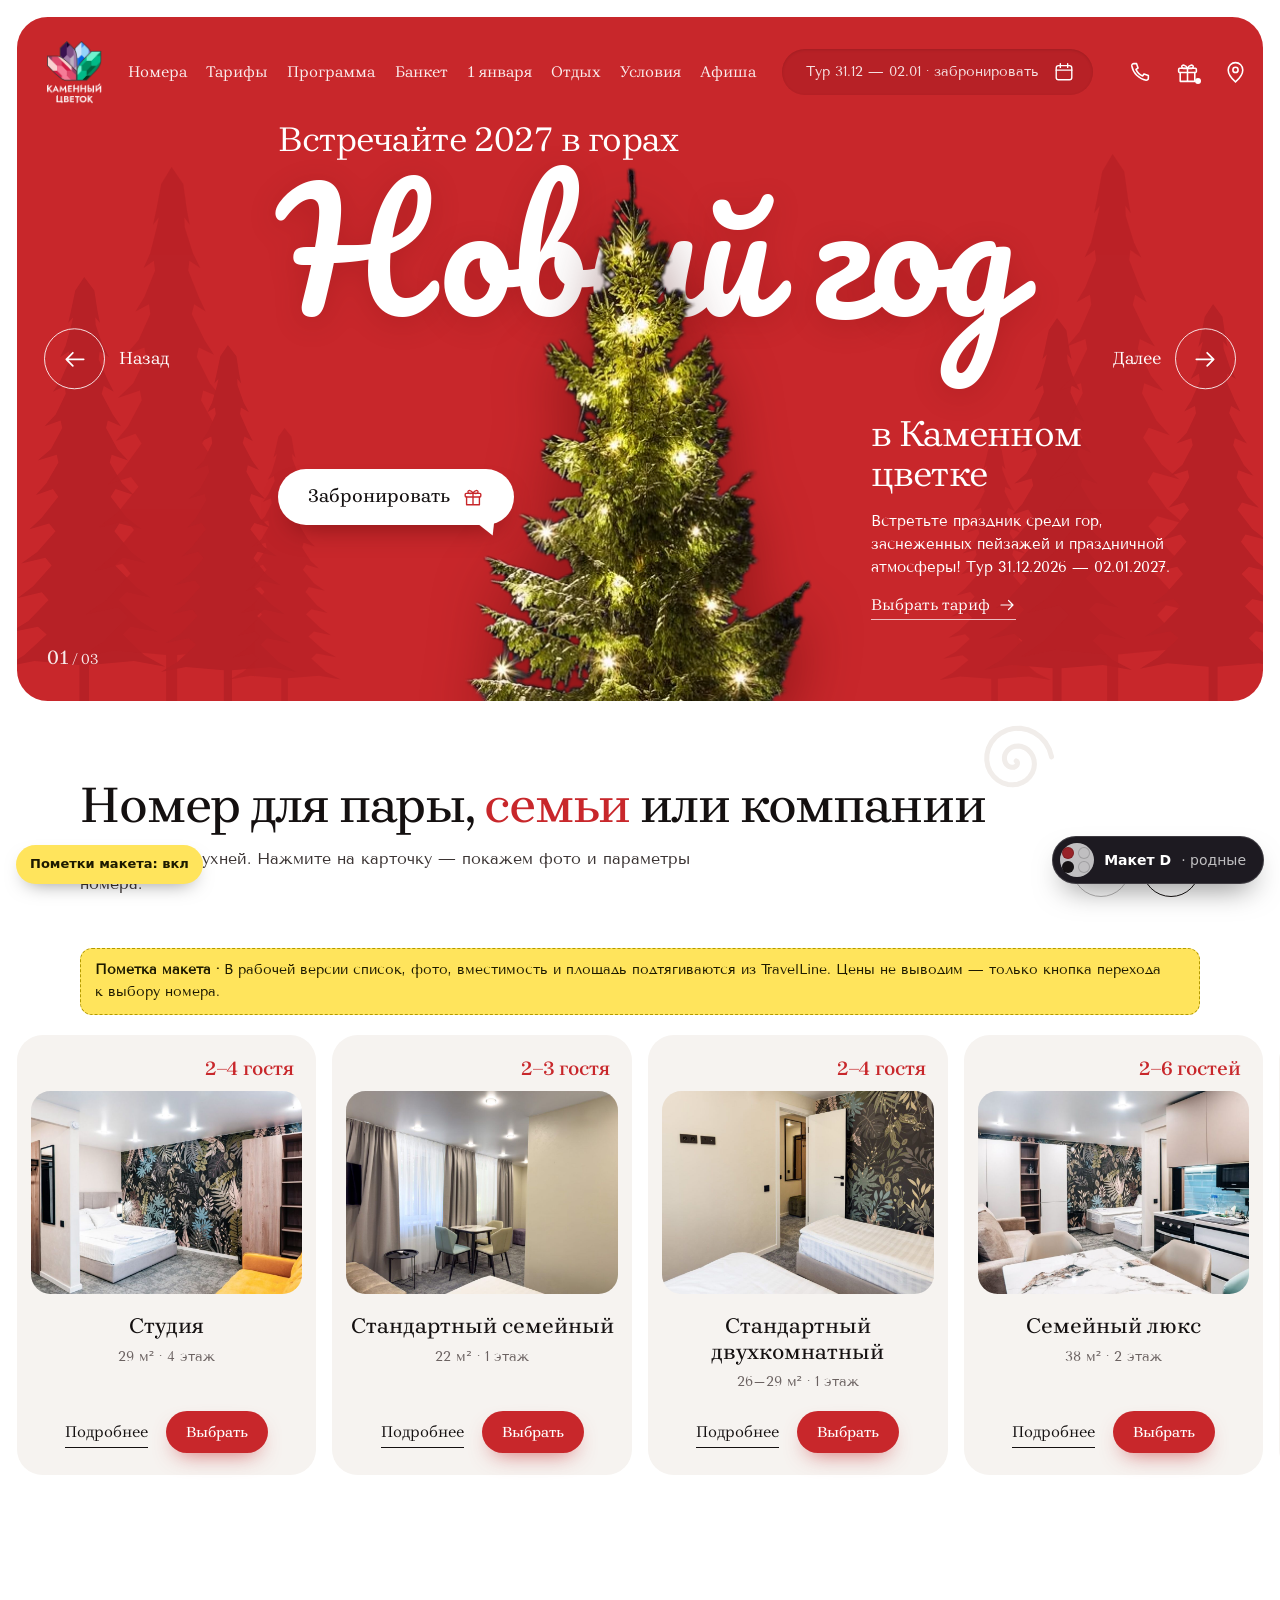
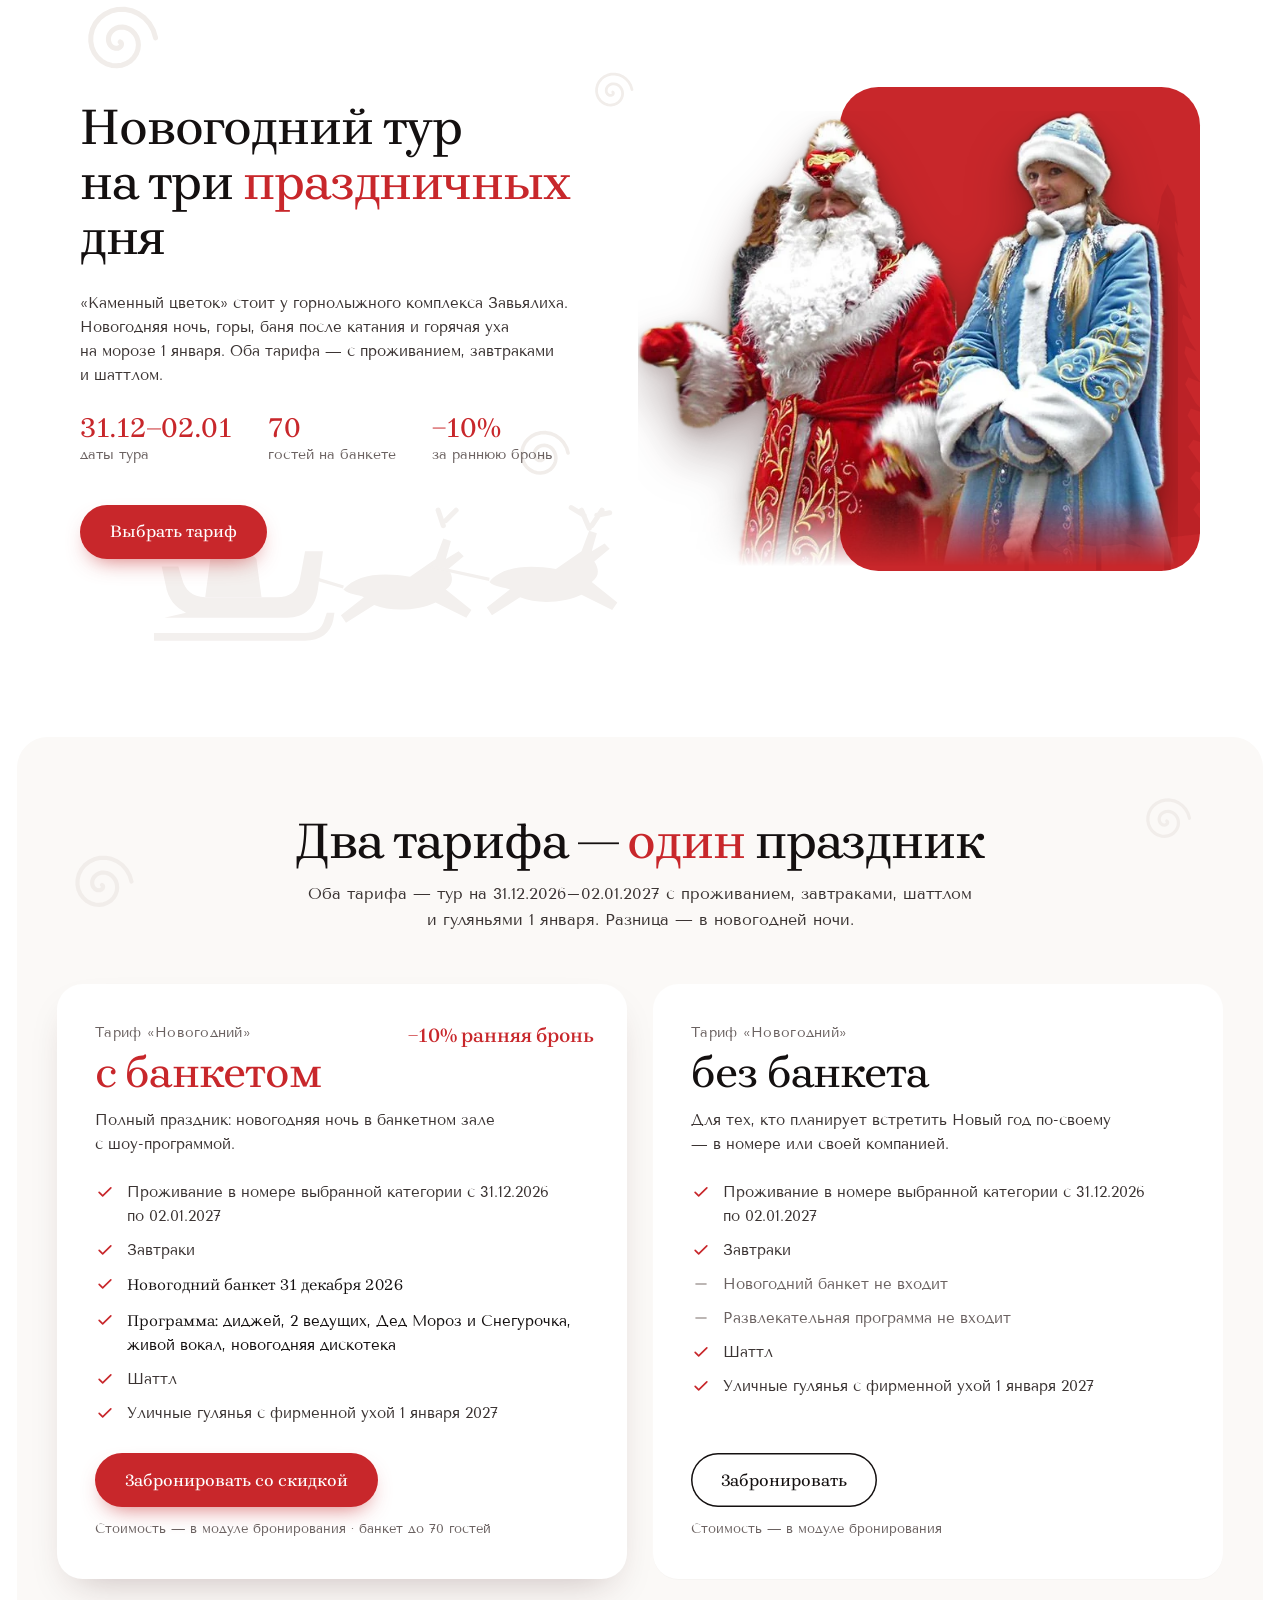
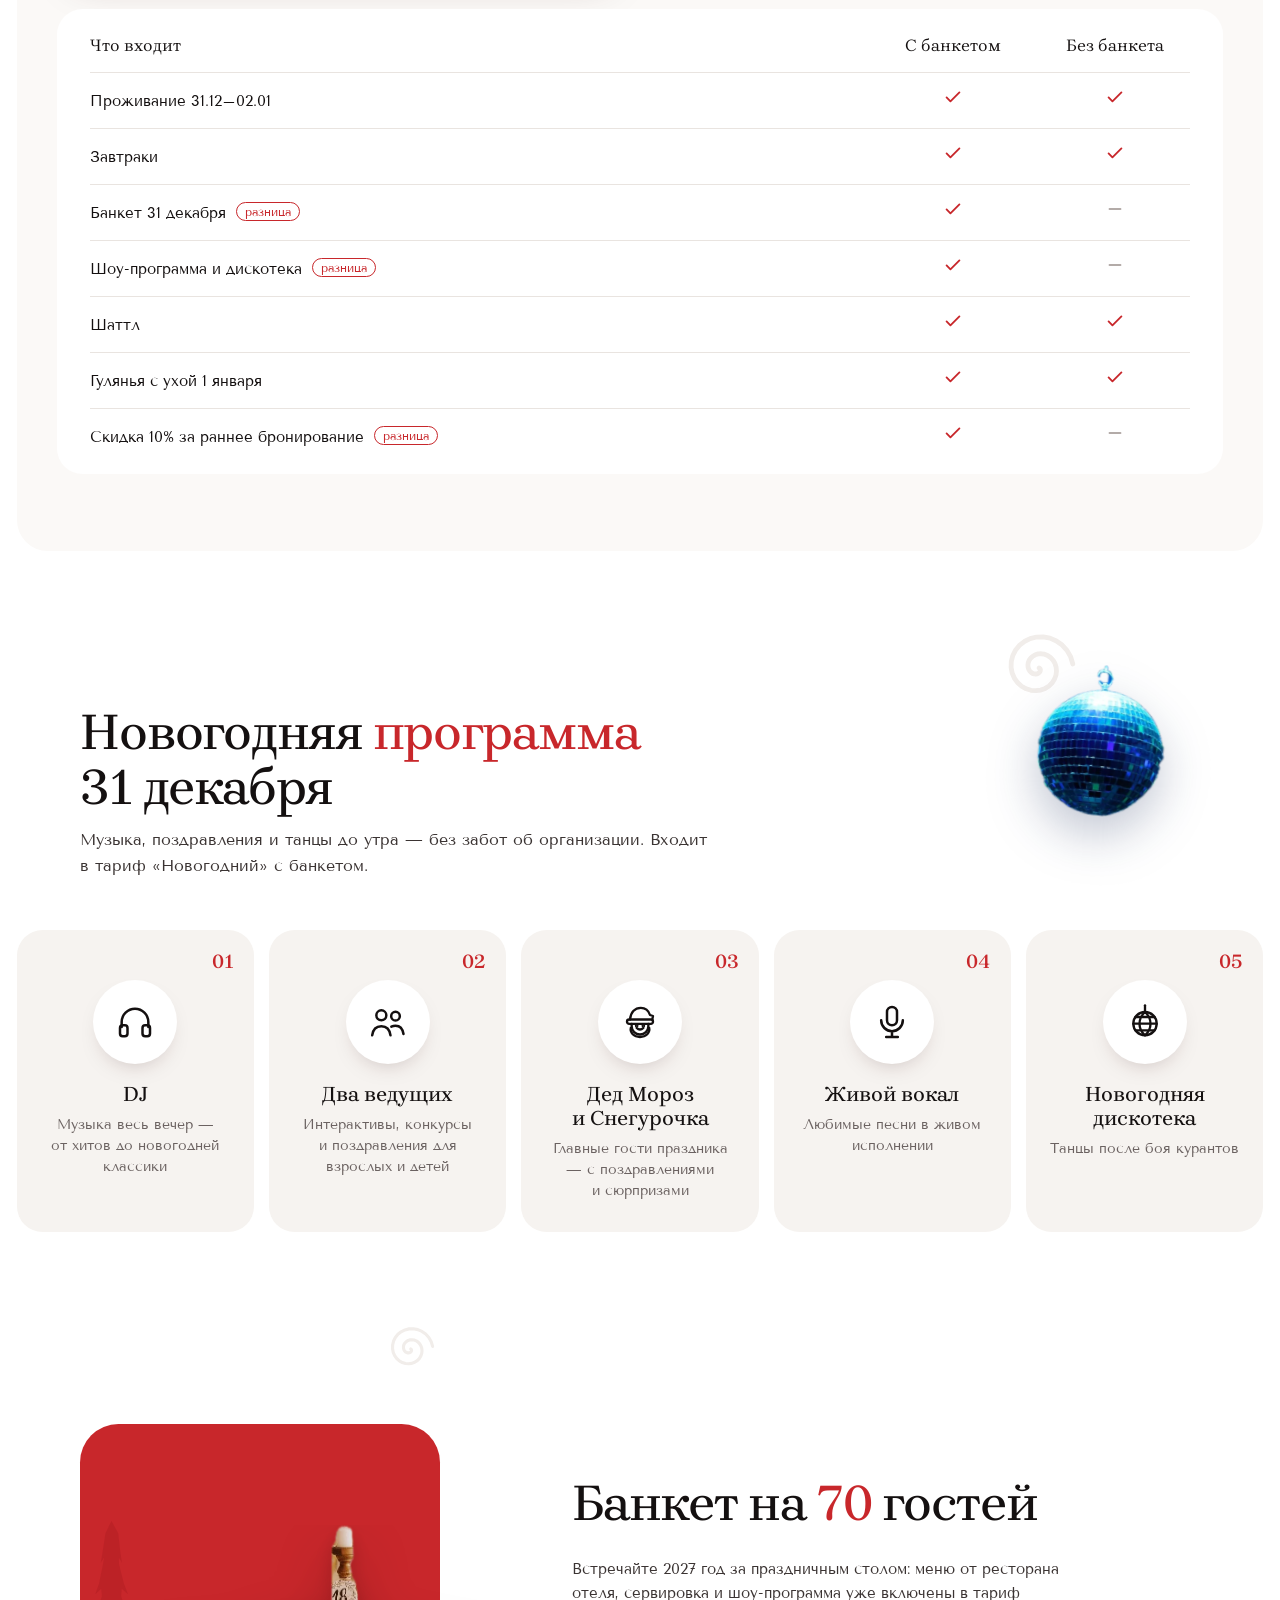
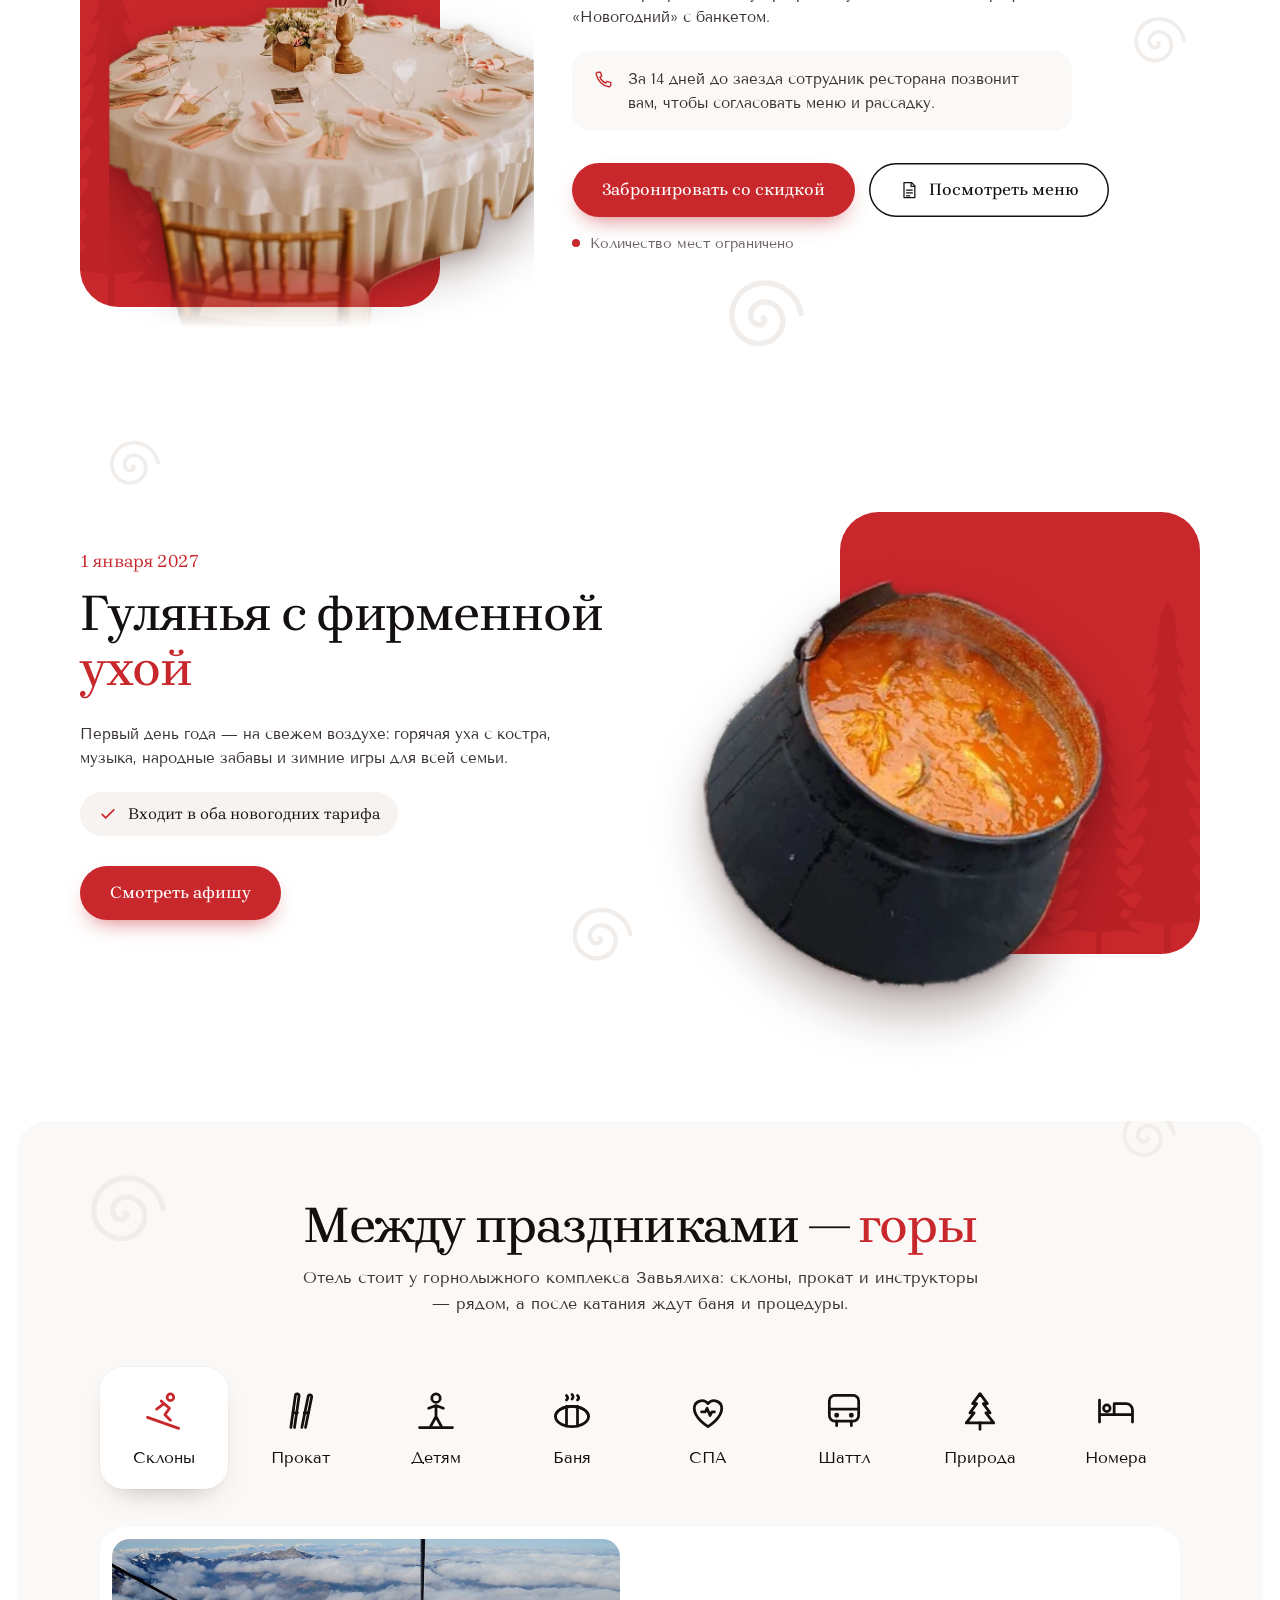
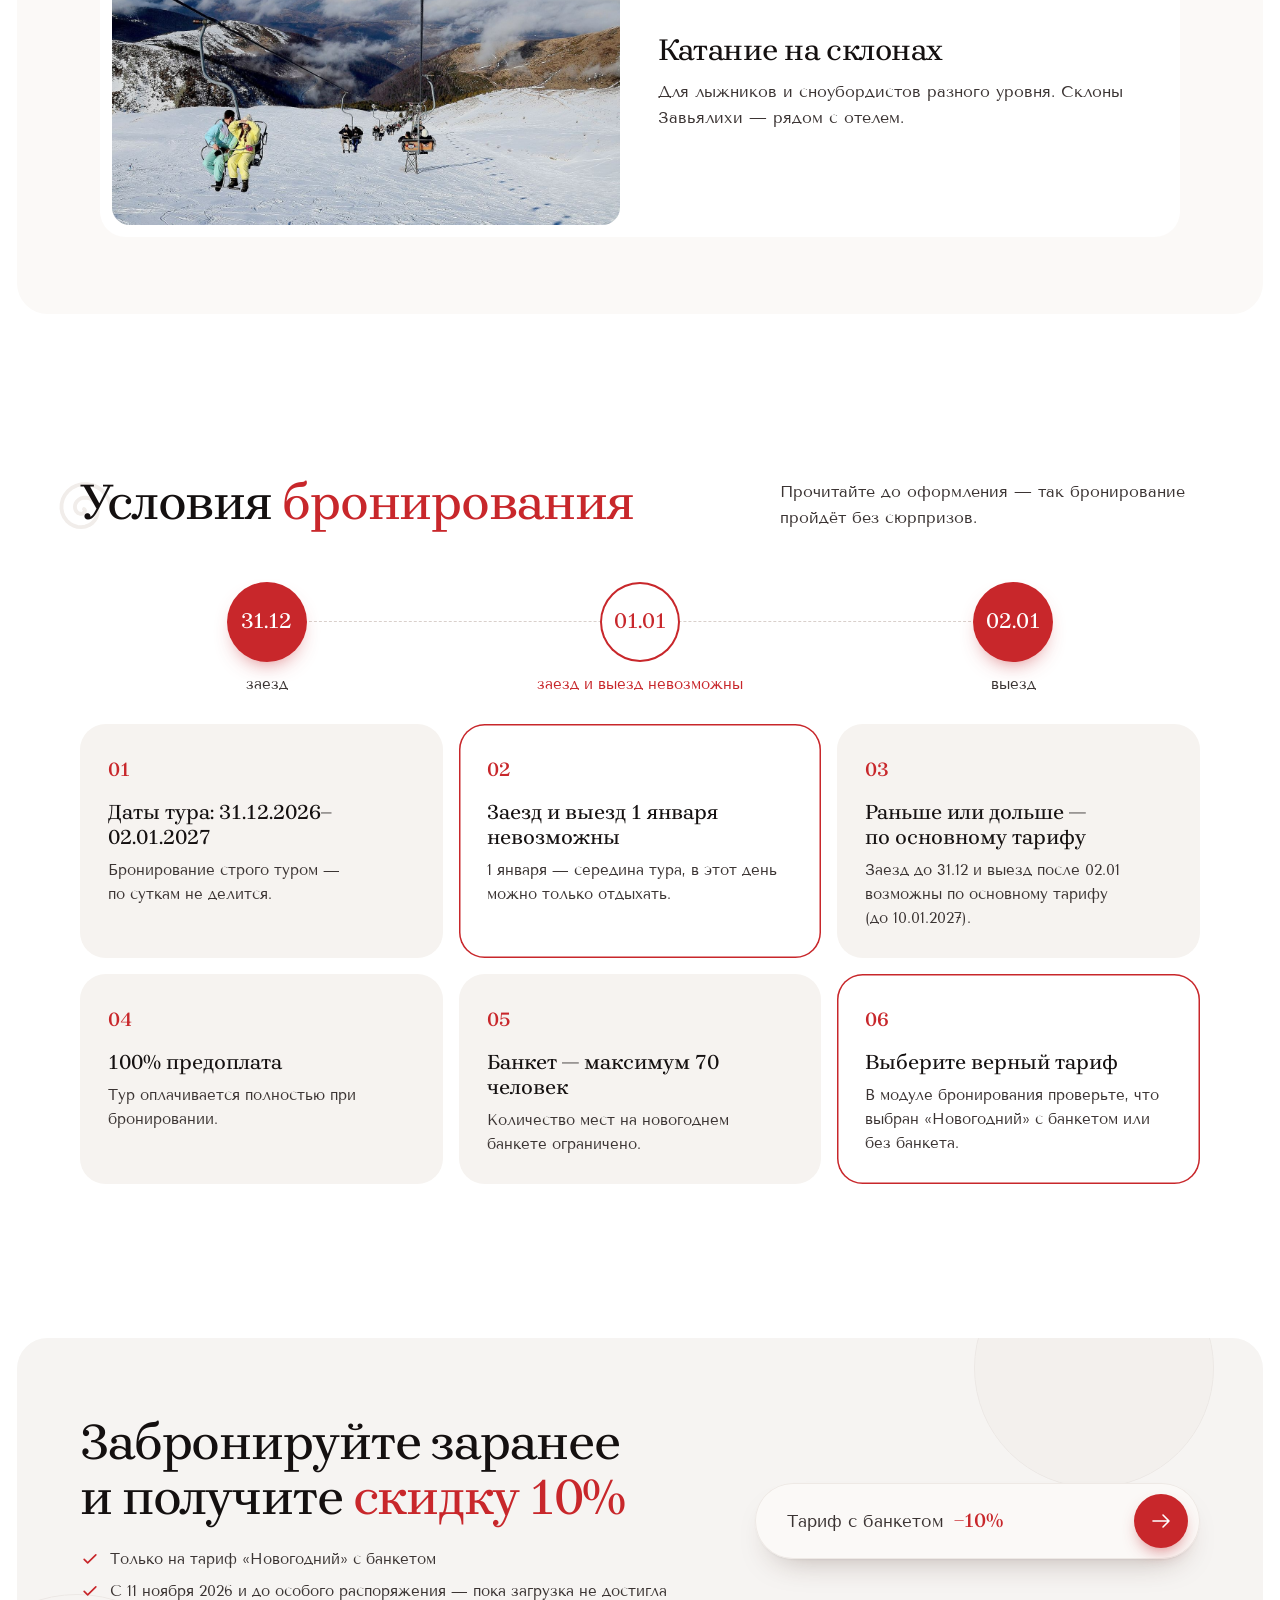
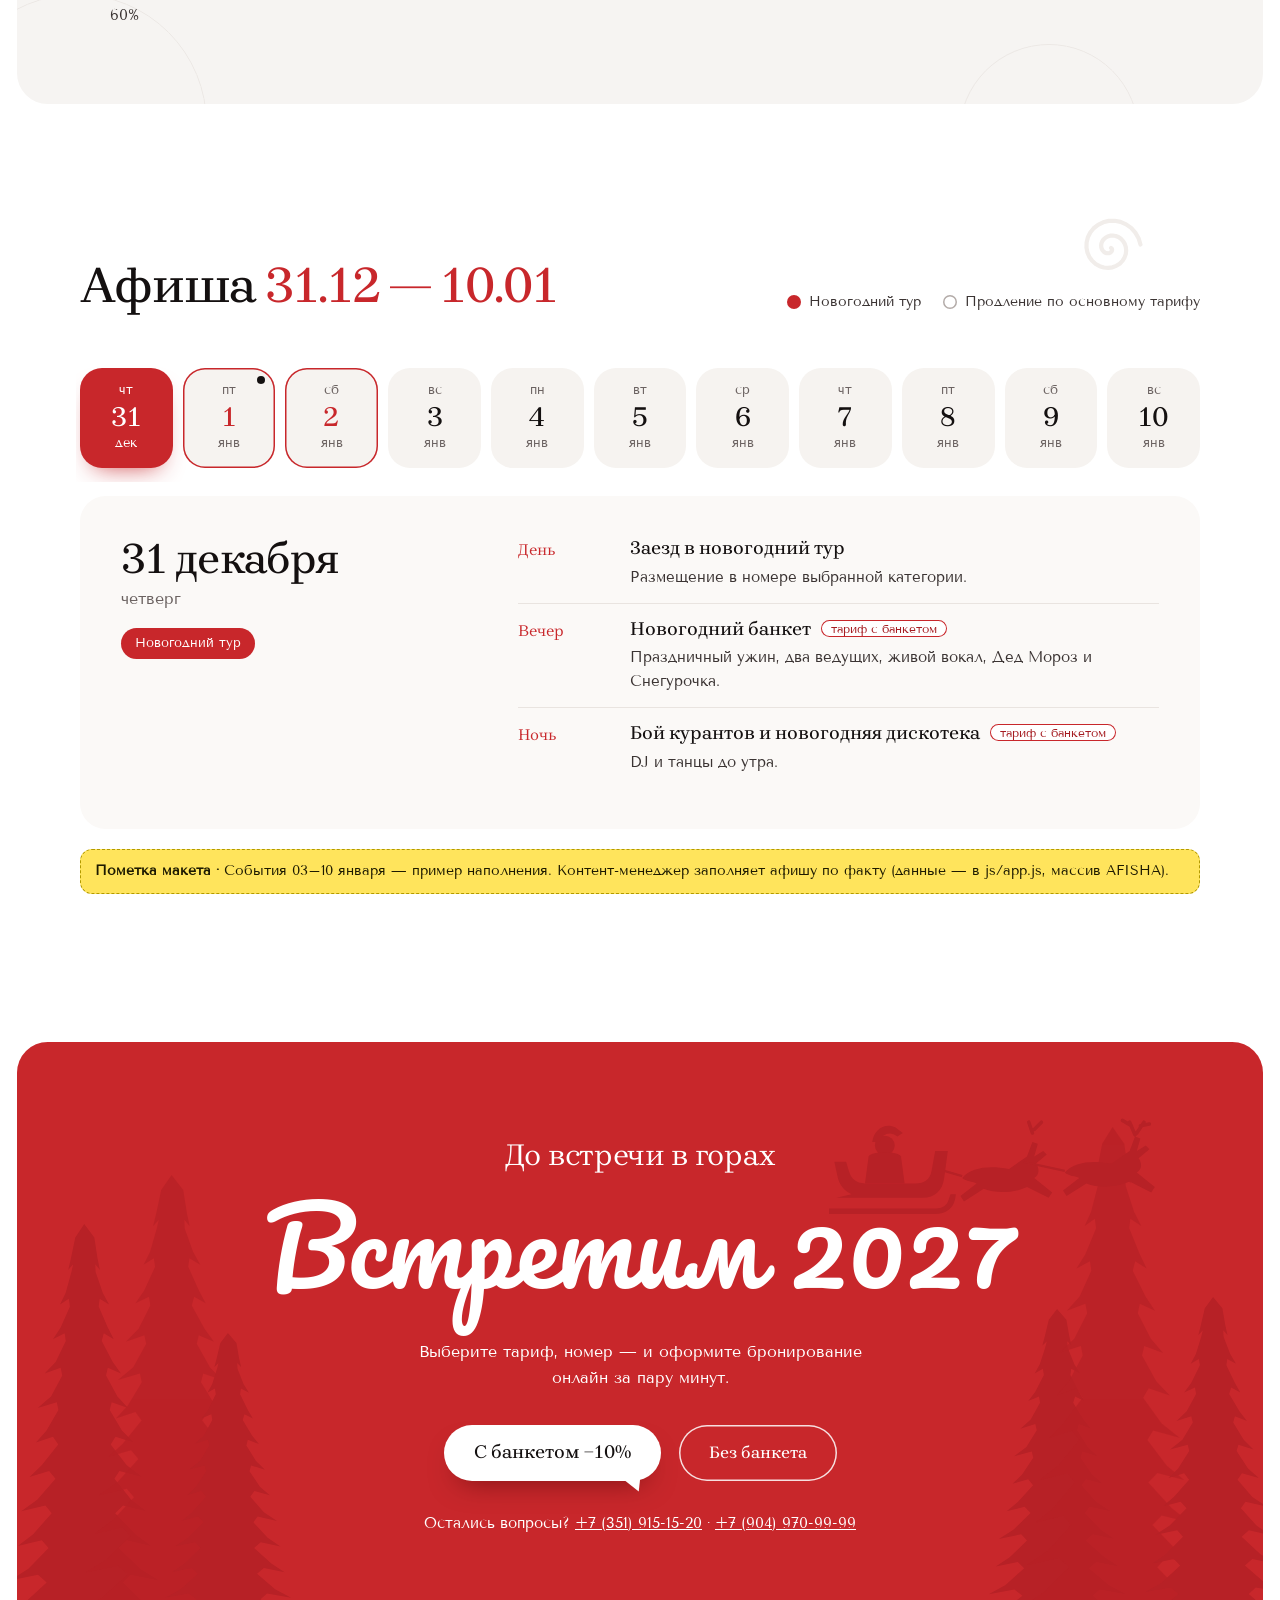
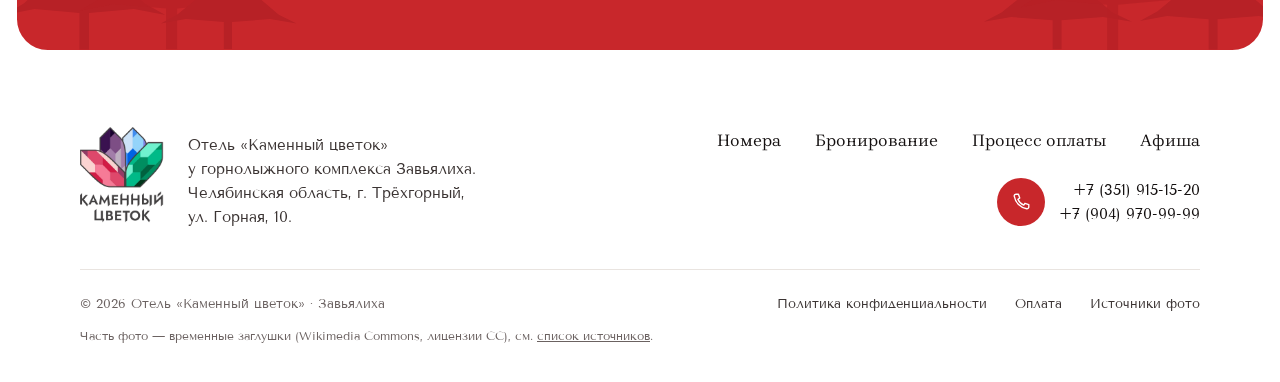
<file: v4/index.html>
<!doctype html>
<html lang="ru">
<head>
<meta charset="utf-8">
<meta name="viewport" content="width=device-width, initial-scale=1, viewport-fit=cover">
<title>Новый год 2027 в «Каменном цветке» — новогодний тур 31.12–02.01 · Завьялиха</title>
<meta name="description" content="Новогодний тур 31 декабря 2026 — 2 января 2027 в отеле «Каменный цветок» у Завьялихи: проживание, завтраки, банкет с программой, гулянья с фирменной ухой 1 января. Скидка 10% при раннем бронировании.">
<meta property="og:title" content="Новый год 2027 в Каменном цветке">
<meta property="og:description" content="Встретьте праздник среди гор, заснеженных пейзажей и праздничной атмосферы.">
<meta property="og:image" content="../img/stock/hero-winter.jpg">
<meta name="theme-color" content="#C8272B">
<link rel="icon" href="../img/mark-color.png">
<link rel="preconnect" href="https://fonts.googleapis.com">
<link rel="preconnect" href="https://fonts.gstatic.com" crossorigin>
<link href="https://fonts.googleapis.com/css2?family=Brygada+1918:wght@400;500;600&family=Pacifico&family=Tenor+Sans&display=swap" rel="stylesheet">
<link rel="preload" as="image" href="img/cut-tree.webp">
<link rel="stylesheet" href="css/styles.css">
<script src="../shared/switcher.js"></script>
</head>
<body>

<svg width="0" height="0" style="position:absolute" aria-hidden="true">
  <defs>
    <symbol id="i-check" viewBox="0 0 24 24"><path d="M5 12.5l4.2 4.2L19 7" fill="none" stroke="currentColor" stroke-width="2" stroke-linecap="round" stroke-linejoin="round"/></symbol>
    <symbol id="i-minus" viewBox="0 0 24 24"><path d="M6 12h12" fill="none" stroke="currentColor" stroke-width="2" stroke-linecap="round"/></symbol>
    <symbol id="i-arrow" viewBox="0 0 24 24"><path d="M4 12h16M14 6l6 6-6 6" fill="none" stroke="currentColor" stroke-width="1.6" stroke-linecap="round" stroke-linejoin="round"/></symbol>
    <symbol id="i-arrow-l" viewBox="0 0 24 24"><path d="M20 12H4M10 6l-6 6 6 6" fill="none" stroke="currentColor" stroke-width="1.6" stroke-linecap="round" stroke-linejoin="round"/></symbol>
    <symbol id="i-left" viewBox="0 0 24 24"><path d="M15 5l-7 7 7 7" fill="none" stroke="currentColor" stroke-width="1.8" stroke-linecap="round" stroke-linejoin="round"/></symbol>
    <symbol id="i-right" viewBox="0 0 24 24"><path d="M9 5l7 7-7 7" fill="none" stroke="currentColor" stroke-width="1.8" stroke-linecap="round" stroke-linejoin="round"/></symbol>
    <symbol id="i-cal" viewBox="0 0 24 24"><g fill="none" stroke="currentColor" stroke-width="1.5" stroke-linecap="round"><rect x="3.5" y="5" width="17" height="15.5" rx="2.5"/><path d="M3.5 10h17M8 3v4M16 3v4"/></g></symbol>
    <symbol id="i-bed" viewBox="0 0 24 24"><g fill="none" stroke="currentColor" stroke-width="1.5" stroke-linecap="round" stroke-linejoin="round"><path d="M3 18V6M3 14h18v4M21 14v-2.5A3.5 3.5 0 0 0 17.5 8H11v6"/><circle cx="7" cy="10.5" r="1.8"/></g></symbol>
    <symbol id="i-cup" viewBox="0 0 24 24"><g fill="none" stroke="currentColor" stroke-width="1.5" stroke-linecap="round" stroke-linejoin="round"><path d="M4 9h12v5a5 5 0 0 1-5 5H9a5 5 0 0 1-5-5V9zM16 10h1.5a2.5 2.5 0 0 1 0 5H16M8 3c0 1.2 1 1.2 1 2.4S8 6.6 8 7.8M12 3c0 1.2 1 1.2 1 2.4s-1 1.2-1 2.4"/></g></symbol>
    <symbol id="i-bus" viewBox="0 0 24 24"><g fill="none" stroke="currentColor" stroke-width="1.5" stroke-linecap="round" stroke-linejoin="round"><rect x="4" y="3.5" width="16" height="14" rx="3"/><path d="M4 11h16M8 17.5V20M16 17.5V20"/><circle cx="8" cy="14.3" r=".6" fill="currentColor"/><circle cx="16" cy="14.3" r=".6" fill="currentColor"/></g></symbol>
    <symbol id="i-headphones" viewBox="0 0 24 24"><g fill="none" stroke="currentColor" stroke-width="1.5" stroke-linecap="round" stroke-linejoin="round"><path d="M4 15v-3a8 8 0 0 1 16 0v3"/><rect x="3" y="14" width="4.5" height="6.5" rx="1.6"/><rect x="16.5" y="14" width="4.5" height="6.5" rx="1.6"/></g></symbol>
    <symbol id="i-mic" viewBox="0 0 24 24"><g fill="none" stroke="currentColor" stroke-width="1.5" stroke-linecap="round" stroke-linejoin="round"><rect x="9" y="3" width="6" height="11" rx="3"/><path d="M5.5 11a6.5 6.5 0 0 0 13 0M12 17.5V21M8.5 21h7"/></g></symbol>
    <symbol id="i-hosts" viewBox="0 0 24 24"><g fill="none" stroke="currentColor" stroke-width="1.5" stroke-linecap="round" stroke-linejoin="round"><circle cx="8" cy="8" r="3"/><circle cx="16.5" cy="8.5" r="2.6"/><path d="M2.5 20c.5-3.6 2.7-5.5 5.5-5.5s5 1.9 5.5 5.5M14 14.8c.8-.4 1.6-.6 2.5-.6 2.4 0 4.3 1.7 4.8 5"/></g></symbol>
    <symbol id="i-gift" viewBox="0 0 24 24"><g fill="none" stroke="currentColor" stroke-width="1.5" stroke-linecap="round" stroke-linejoin="round"><rect x="3.5" y="8" width="17" height="4" rx="1"/><path d="M5 12v8.5h14V12M12 8v12.5M12 8c-1.5-3.5-5.5-4-5.5-1.5S10 8 12 8zm0 0c1.5-3.5 5.5-4 5.5-1.5S14 8 12 8z"/></g></symbol>
    <symbol id="i-disco" viewBox="0 0 24 24"><g fill="none" stroke="currentColor" stroke-width="1.4" stroke-linecap="round"><path d="M12 2v4"/><circle cx="12" cy="13" r="7"/><path d="M5 13h14M12 6c-2.2 2-3.3 4.4-3.3 7s1.1 5 3.3 7M12 6c2.2 2 3.3 4.4 3.3 7s-1.1 5-3.3 7M6.3 9h11.4M6.3 17h11.4"/></g></symbol>
    <symbol id="i-santa" viewBox="0 0 24 24"><g fill="none" stroke="currentColor" stroke-width="1.4" stroke-linecap="round" stroke-linejoin="round"><path d="M6 10.5C6.5 6 9 3.5 12.5 3.5c2.6 0 4.6 1.6 5.5 4.3l1.8.6-.4 1.9"/><path d="M5.5 10.5h13a1.3 1.3 0 0 1 0 2.6h-13a1.3 1.3 0 0 1 0-2.6z"/><path d="M7 13.1v1.4a5 5 0 0 0 10 0v-1.4"/><path d="M6.5 15.5c-.6 3 1.8 5.5 5.5 5.5s6.1-2.5 5.5-5.5"/><path d="M10 15.6c.6.6 1.3.9 2 .9s1.4-.3 2-.9"/><circle cx="10" cy="14.2" r=".4" fill="currentColor"/><circle cx="14" cy="14.2" r=".4" fill="currentColor"/></g></symbol>
    <symbol id="i-ski" viewBox="0 0 24 24"><g fill="none" stroke="currentColor" stroke-width="1.5" stroke-linecap="round" stroke-linejoin="round"><circle cx="15.5" cy="4.5" r="1.8"/><path d="M3 15.5l17 6M8 11l4-3 3 2.5-2.5 3.5 3 3M12 8l-1.5-1.5"/></g></symbol>
    <symbol id="i-skis" viewBox="0 0 24 24"><g fill="none" stroke="currentColor" stroke-width="1.5" stroke-linecap="round" stroke-linejoin="round"><path d="M7 21L9.5 3.5a1 1 0 0 1 2 .3L9 21M13 21l3.5-17.2a1 1 0 0 1 1.9.4L15 21"/><path d="M8.2 13h2.4M14.3 13h2.4"/></g></symbol>
    <symbol id="i-sauna" viewBox="0 0 24 24"><g fill="none" stroke="currentColor" stroke-width="1.5" stroke-linecap="round" stroke-linejoin="round"><ellipse cx="12" cy="15" rx="9" ry="5.5"/><path d="M3 15c0-3 4-5.5 9-5.5s9 2.5 9 5.5M9 9.5V20.3M15 9.5V20.3M9 3.5c.8.8.8 1.7 0 2.5M12 3c.8.8.8 1.7 0 2.5M15 3.5c.8.8.8 1.7 0 2.5"/></g></symbol>
    <symbol id="i-hands" viewBox="0 0 24 24"><g fill="none" stroke="currentColor" stroke-width="1.5" stroke-linecap="round" stroke-linejoin="round"><path d="M12 20.5s-7.5-4.4-7.5-10A4.2 4.2 0 0 1 12 8a4.2 4.2 0 0 1 7.5 2.5c0 5.6-7.5 10-7.5 10z"/><path d="M8.5 12.5h2l1-2 1.6 4 1-2h1.4"/></g></symbol>
    <symbol id="i-fir" viewBox="0 0 24 24"><g fill="none" stroke="currentColor" stroke-width="1.5" stroke-linecap="round" stroke-linejoin="round"><path d="M12 2.5l4 5.5h-2.2l3.7 5h-2.3l4.3 5.5H4.5L8.8 13H6.5l3.7-5H8z"/><path d="M12 18.5V22"/></g></symbol>
    <symbol id="i-child" viewBox="0 0 24 24"><g fill="none" stroke="currentColor" stroke-width="1.5" stroke-linecap="round" stroke-linejoin="round"><circle cx="12" cy="5" r="2.3"/><path d="M8 10.5l4-1.5 4 1.5M12 9v6l-3 5.5M12 15l3 5.5M3 21h18"/></g></symbol>
    <symbol id="i-users" viewBox="0 0 24 24"><g fill="none" stroke="currentColor" stroke-width="1.6" stroke-linecap="round" stroke-linejoin="round"><circle cx="9" cy="8" r="3.2"/><path d="M3 20c.4-3.7 2.8-6 6-6s5.6 2.3 6 6M16 4.8a3.2 3.2 0 0 1 0 6.4M18 14.4c1.8.8 2.8 2.8 3 5.6"/></g></symbol>
    <symbol id="i-area" viewBox="0 0 24 24"><g fill="none" stroke="currentColor" stroke-width="1.6" stroke-linecap="round" stroke-linejoin="round"><path d="M4 9V4h5M20 9V4h-5M4 15v5h5M20 15v5h-5"/></g></symbol>
    <symbol id="i-alert" viewBox="0 0 24 24"><g fill="none" stroke="currentColor" stroke-width="1.7" stroke-linecap="round" stroke-linejoin="round"><path d="M12 3.5l9.5 16.5h-19z"/><path d="M12 10v4.5M12 17.3v.2"/></g></symbol>
    <symbol id="i-menu" viewBox="0 0 24 24"><path d="M4 7h16M4 12h16M4 17h10" fill="none" stroke="currentColor" stroke-width="1.7" stroke-linecap="round"/></symbol>
    <symbol id="i-close" viewBox="0 0 24 24"><path d="M6 6l12 12M18 6L6 18" fill="none" stroke="currentColor" stroke-width="1.7" stroke-linecap="round"/></symbol>
    <symbol id="i-phone" viewBox="0 0 24 24"><path d="M6.6 3.5h2.6l1.4 4.2-2 1.3a12 12 0 0 0 6.4 6.4l1.3-2 4.2 1.4v2.6a2 2 0 0 1-2.2 2A17 17 0 0 1 4.6 5.7a2 2 0 0 1 2-2.2z" fill="none" stroke="currentColor" stroke-width="1.5" stroke-linejoin="round"/></symbol>
    <symbol id="i-pin" viewBox="0 0 24 24"><g fill="none" stroke="currentColor" stroke-width="1.5"><path d="M12 21s-7-6.2-7-11.5a7 7 0 0 1 14 0C19 14.8 12 21 12 21z"/><circle cx="12" cy="9.5" r="2.5"/></g></symbol>
    <symbol id="i-menu-doc" viewBox="0 0 24 24"><g fill="none" stroke="currentColor" stroke-width="1.5" stroke-linecap="round" stroke-linejoin="round"><path d="M6 3h9l4 4v14H6z"/><path d="M14.5 3v4.5H19M9 12h7M9 15.5h7M9 19h4"/></g></symbol>
    <symbol id="i-swirl" viewBox="0 0 100 100"><path d="M51.5 50.0 L52.2 50.5 L52.7 51.2 L53.0 52.2 L52.9 53.3 L52.5 54.5 L51.6 55.6 L50.4 56.6 L48.9 57.3 L47.1 57.5 L45.2 57.4 L43.2 56.7 L41.3 55.5 L39.7 53.8 L38.4 51.6 L37.6 49.0 L37.4 46.2 L37.8 43.2 L39.0 40.3 L40.9 37.6 L43.5 35.3 L46.6 33.5 L50.2 32.4 L54.1 32.2 L58.1 32.8 L62.0 34.3 L65.6 36.8 L68.7 40.1 L71.1 44.1 L72.6 48.7 L73.1 53.7 L72.5 58.8 L70.7 63.8 L67.8 68.4 L63.9 72.4 L59.0 75.5 L53.5 77.6 L47.5 78.4 L41.3 77.9 L35.2 76.0 L29.5 72.8 L24.5 68.3 L20.5 62.8 L17.7 56.3 L16.4 49.3 L16.6 42.0 L18.4 34.7 L21.8 27.9 L26.7 21.8 L32.9 16.9 L40.2 13.3 L48.2 11.3 L56.6 11.1 L65.0 12.7 L73.0 16.2 L80.2 21.3 L86.2 28.0 L90.8 36.0 L93.5 45.0" fill="none" stroke="currentColor" stroke-width="6" stroke-linecap="round" stroke-linejoin="round"/></symbol>
    <symbol id="i-spruce" viewBox="0 0 101 220" preserveAspectRatio="none"><path d="M50 0 L44.4 7.0 L41.7 17.8 L40.0 23.8 L43.1 20.8 L42.0 24.8 L38.4 35.6 L34.9 41.6 L40.4 38.6 L41.1 42.6 L35.3 53.5 L30.5 59.5 L37.8 56.5 L38.5 60.5 L32.2 71.3 L25.3 77.3 L35.3 74.3 L36.3 78.3 L29.3 89.1 L21.0 95.1 L32.9 92.1 L33.9 96.1 L26.4 106.9 L19.9 112.9 L30.5 109.9 L33.8 113.9 L23.5 124.7 L15.9 130.7 L28.1 127.7 L32.1 131.7 L20.7 142.5 L10.7 148.5 L25.8 145.5 L29.7 149.5 L18.0 160.4 L8.6 166.4 L23.5 163.4 L27.8 167.4 L15.2 178.2 L3.8 184.2 L21.2 181.2 L26.6 185.2 L12.5 196.0 L0.6 202.0 L19.0 199.0 L47 201 L47 220 L53 220 L53 201 L81.0 199.0 L100.6 202.0 L87.5 196.0 L74.1 185.2 L78.8 181.2 L96.6 184.2 L84.8 178.2 L71.5 167.4 L76.5 163.4 L91.8 166.4 L82.0 160.4 L69.3 149.5 L74.2 145.5 L88.7 148.5 L79.3 142.5 L68.8 131.7 L71.9 127.7 L86.2 130.7 L76.5 124.7 L66.5 113.9 L69.5 109.9 L80.9 112.9 L73.6 106.9 L65.9 96.1 L67.1 92.1 L77.3 95.1 L70.7 89.1 L63.6 78.3 L64.7 74.3 L72.9 77.3 L67.8 71.3 L60.9 60.5 L62.2 56.5 L68.4 59.5 L64.7 53.5 L59.0 42.6 L59.6 38.6 L65.5 41.6 L61.6 35.6 L57.1 24.8 L56.9 20.8 L59.8 23.8 L58.3 17.8 L56.3 7.0 Z" fill="currentColor"/></symbol>
    <symbol id="i-sleigh" viewBox="0 0 400 130"><g fill="currentColor"><path d="M8 92h96c14 0 22-8 24-22l4-30h-14l-4 22c-2 10-8 14-18 14H40c-10 0-16-6-18-14l-3-10H6l3 14c2 12 8 18 16 22z"/><path d="M0 110h118c12 0 20-6 22-16l1-6h-6l-2 6c-2 7-7 10-15 10H0z"/><circle cx="62" cy="34" r="11"/><path d="M48 30c2-14 14-22 26-16l8 6-6 4c-8-6-16-4-20 6z"/><path d="M44 46c4-6 32-6 36 0l4 30H40z"/><path d="M148 70c10-12 30-14 52-10l20-14 6-16 6 2-4 14 10-6 4 4-12 10c4 6 4 12-2 16l20 16-4 6-24-12c-12 6-34 8-48 2l-22 14-4-6 18-14c-4-2-12-2-16-6zM230 28l-6-14M226 18l-10-6M232 26l8-12M236 18l10-2"/><path d="M262 64c10-12 30-14 52-10l20-14 6-16 6 2-4 14 10-6 4 4-12 10c4 6 4 12-2 16l20 16-4 6-24-12c-12 6-34 8-48 2l-22 14-4-6 18-14c-4-2-12-2-16-6z"/><path d="M128 62l20 6M216 52l46 10" stroke="currentColor" stroke-width="2.5" fill="none"/><path d="M340 22l-6-14M336 12l-10-6M342 20l8-12M346 12l10-2M226 20l-4-12M228 16l8-8" stroke="currentColor" stroke-width="4" stroke-linecap="round" fill="none"/></g></symbol>
  </defs>
</svg>

<a class="skip" href="#tour">Перейти к содержанию</a>

<!-- ============ HERO + ШАПКА ============ -->
<section class="hero" id="top" aria-roledescription="карусель" aria-label="Новый год 2027 в Каменном цветке">
  <div class="hero__forest" aria-hidden="true">
    <svg class="spruce s1"><use href="#i-spruce"/></svg><svg class="spruce s2"><use href="#i-spruce"/></svg><svg class="spruce s3"><use href="#i-spruce"/></svg><svg class="spruce s4"><use href="#i-spruce"/></svg>
    <svg class="spruce s5"><use href="#i-spruce"/></svg><svg class="spruce s6"><use href="#i-spruce"/></svg><svg class="spruce s7"><use href="#i-spruce"/></svg><svg class="spruce s8"><use href="#i-spruce"/></svg>
  </div>

  <header class="hdr" id="hdr">
    <a class="hdr__logo" href="https://kamenniy-cvetok.ru/" aria-label="Каменный цветок — на главную">
      <img src="../img/logo-light.png" alt="" width="488" height="556">
    </a>
    <nav class="hdr__nav" id="nav" aria-label="Разделы страницы">
      <a href="#rooms">Номера</a>
      <a href="#tariffs">Тарифы</a>
      <a href="#program">Программа</a>
      <a href="#banquet">Банкет</a>
      <a href="#jan1">1 января</a>
      <a href="#active">Отдых</a>
      <a href="#terms">Условия</a>
      <a href="#afisha">Афиша</a>
      <a class="hdr__menu-book" data-book="any" data-goal="ny_book_header" href="https://kamenniy-cvetok.ru/booking/">Забронировать тур</a>
      <a class="hdr__menu-phone" href="tel:+73519151520">+7 (351) 915-15-20</a>
    </nav>
    <a class="hdr__pill" data-book="any" data-goal="ny_book_header" href="https://kamenniy-cvetok.ru/booking/"><span>Тур 31.12 — 02.01 · забронировать</span><svg aria-hidden="true"><use href="#i-cal"/></svg></a>
    <div class="hdr__icons">
      <a class="hdr__ico" href="tel:+73519151520" aria-label="Позвонить: +7 (351) 915-15-20"><svg><use href="#i-phone"/></svg></a>
      <a class="hdr__ico hdr__ico--dot" href="#early" aria-label="Скидка 10% за раннее бронирование"><svg><use href="#i-gift"/></svg></a>
      <a class="hdr__ico" href="#contacts" aria-label="Адрес отеля"><svg><use href="#i-pin"/></svg></a>
    </div>
    <button class="hdr__burger" id="burger" type="button" aria-label="Открыть меню" aria-expanded="false" aria-controls="nav"><svg><use href="#i-menu"/></svg></button>
  </header>

  <div class="hero__slides" id="heroSlides">
    <!-- Слайд 1: ночь 31.12 -->
    <div class="slide is-active" data-slide="0" role="group" aria-roledescription="слайд" aria-label="1 из 3: Новый год">
      <h1 class="slide__title"><span class="slide__kicker">Встречайте 2027 в&nbsp;горах</span> <span class="slide__word">Новый год</span><span class="sr"> в&nbsp;«Каменном цветке»</span></h1>
      <img class="slide__cut slide__cut--tree" src="img/cut-tree.webp" alt="" width="349" height="538" fetchpriority="high">
      <div class="slide__side">
        <p class="slide__sub" aria-hidden="true">в&nbsp;Каменном цветке</p>
        <p class="slide__text">Встретьте праздник среди гор, заснеженных пейзажей и&nbsp;праздничной атмосферы! Тур 31.12.2026&nbsp;—&nbsp;02.01.2027.</p>
        <a class="slide__link" href="#tariffs" data-goal="ny_hero_choose">Выбрать тариф<svg aria-hidden="true"><use href="#i-arrow"/></svg></a>
      </div>
    </div>
    <!-- Слайд 2: программа -->
    <div class="slide" data-slide="1" role="group" aria-roledescription="слайд" aria-label="2 из 3: Новогодняя программа" hidden>
      <p class="slide__title"><span class="slide__kicker">31&nbsp;декабря — большой</span> <span class="slide__word">Праздник</span></p>
      <img class="slide__cut slide__cut--vocal" src="../v2/img/cut-vocal.webp" alt="" width="990" height="769" loading="lazy">
      <div class="slide__side">
        <p class="slide__sub">Музыка и&nbsp;танцы до&nbsp;утра</p>
        <p class="slide__text">DJ, два ведущих, Дед Мороз и&nbsp;Снегурочка, живой вокал и&nbsp;новогодняя дискотека — в&nbsp;тарифе с&nbsp;банкетом.</p>
        <a class="slide__link" href="#program">Программа ночи<svg aria-hidden="true"><use href="#i-arrow"/></svg></a>
      </div>
    </div>
    <!-- Слайд 3: 1 января -->
    <div class="slide" data-slide="2" role="group" aria-roledescription="слайд" aria-label="3 из 3: Гулянья 1 января" hidden>
      <p class="slide__title"><span class="slide__kicker">1&nbsp;января 2027 —</span> <span class="slide__word">Гулянья</span></p>
      <img class="slide__cut slide__cut--folk" src="../v2/img/cut-fest-folk.webp" alt="" width="1151" height="696" loading="lazy">
      <div class="slide__side">
        <p class="slide__sub">с&nbsp;фирменной ухой</p>
        <p class="slide__text">Горячая уха с&nbsp;костра, музыка, народные забавы и&nbsp;зимние игры для всей семьи. Входит в&nbsp;оба тарифа.</p>
        <a class="slide__link" href="#jan1">Про 1&nbsp;января<svg aria-hidden="true"><use href="#i-arrow"/></svg></a>
      </div>
    </div>
  </div>

  <a class="bubble-btn hero__cta" data-book="any" data-goal="ny_book_hero" href="https://kamenniy-cvetok.ru/booking/">Забронировать<svg aria-hidden="true"><use href="#i-gift"/></svg></a>

  <button class="hero__arrow hero__arrow--prev" type="button" data-hero="prev" aria-controls="heroSlides"><span class="ring"><svg aria-hidden="true"><use href="#i-arrow-l"/></svg></span><span class="lbl">Назад</span></button>
  <button class="hero__arrow hero__arrow--next" type="button" data-hero="next" aria-controls="heroSlides"><span class="lbl">Далее</span><span class="ring"><svg aria-hidden="true"><use href="#i-arrow"/></svg></span></button>
  <p class="hero__count" aria-live="polite"><b id="heroNum">01</b> / 03</p>
</section>

<main id="main">

<!-- ============ НОМЕРА ============ -->
<section class="sec" id="rooms">
  <svg class="swirl" style="--x:76%;--y:2%;--s:84px" aria-hidden="true"><use href="#i-swirl"/></svg>
  <div class="wrap">
    <div class="sec-head rooms__head">
      <div>
        <h2 class="h2">Номер для пары, <em>семьи</em> или компании</h2>
        <p>Все номера с&nbsp;кухней. Нажмите на&nbsp;карточку — покажем фото и&nbsp;параметры номера.</p>
      </div>
      <div class="rooms__nav">
        <button class="round" type="button" data-car="prev" aria-label="Предыдущие номера"><svg aria-hidden="true"><use href="#i-arrow-l"/></svg></button>
        <button class="round" type="button" data-car="next" aria-label="Следующие номера"><svg aria-hidden="true"><use href="#i-arrow"/></svg></button>
      </div>
    </div>
    <p class="todo todo--block" data-note>В рабочей версии список, фото, вместимость и&nbsp;площадь подтягиваются из&nbsp;TravelLine. Цены не&nbsp;выводим — только кнопка перехода к&nbsp;выбору номера.</p>
  </div>
  <div class="rooms" id="roomsCarousel" tabindex="0" aria-label="Номера, прокрутка стрелками">
    <ul class="rooms__track">
      <li class="room"><span class="room__cap">2–4 гостя</span>
        <button class="room__img" type="button" data-room="studio" data-goal="ny_room_details" aria-label="Подробнее о номере: Студия"><img src="../img/rooms/studio.jpg" alt="Студия" loading="lazy"></button>
        <h3>Студия</h3><p class="room__meta">29 м² · 4 этаж</p>
        <div class="room__actions"><button class="lnk" type="button" data-room="studio" data-goal="ny_room_details">Подробнее</button><a class="btn btn--sm" data-book="room:studio" data-goal="ny_book_room" href="https://kamenniy-cvetok.ru/booking/">Выбрать</a></div></li>
      <li class="room"><span class="room__cap">2–3 гостя</span>
        <button class="room__img" type="button" data-room="standard-family" data-goal="ny_room_details" aria-label="Подробнее о номере: Стандартный семейный номер"><img src="../img/rooms/standard-family.jpg" alt="Стандартный семейный номер" loading="lazy"></button>
        <h3>Стандартный семейный</h3><p class="room__meta">22 м² · 1 этаж</p>
        <div class="room__actions"><button class="lnk" type="button" data-room="standard-family" data-goal="ny_room_details">Подробнее</button><a class="btn btn--sm" data-book="room:standard-family" data-goal="ny_book_room" href="https://kamenniy-cvetok.ru/booking/">Выбрать</a></div></li>
      <li class="room"><span class="room__cap">2–4 гостя</span>
        <button class="room__img" type="button" data-room="standard-two-rooms" data-goal="ny_room_details" aria-label="Подробнее о номере: Стандартный двухкомнатный номер"><img src="../img/rooms/standard-two-rooms.jpg" alt="Стандартный двухкомнатный номер" loading="lazy"></button>
        <h3>Стандартный двухкомнатный</h3><p class="room__meta">26–29 м² · 1 этаж</p>
        <div class="room__actions"><button class="lnk" type="button" data-room="standard-two-rooms" data-goal="ny_room_details">Подробнее</button><a class="btn btn--sm" data-book="room:standard-two-rooms" data-goal="ny_book_room" href="https://kamenniy-cvetok.ru/booking/">Выбрать</a></div></li>
      <li class="room"><span class="room__cap">2–6 гостей</span>
        <button class="room__img" type="button" data-room="family-lux" data-goal="ny_room_details" aria-label="Подробнее о номере: Семейный люкс"><img src="../img/rooms/family-lux.jpg" alt="Семейный люкс" loading="lazy"></button>
        <h3>Семейный люкс</h3><p class="room__meta">38 м² · 2 этаж</p>
        <div class="room__actions"><button class="lnk" type="button" data-room="family-lux" data-goal="ny_room_details">Подробнее</button><a class="btn btn--sm" data-book="room:family-lux" data-goal="ny_book_room" href="https://kamenniy-cvetok.ru/booking/">Выбрать</a></div></li>
      <li class="room"><span class="room__cap">4–6 гостей</span>
        <button class="room__img" type="button" data-room="apartment-2br" data-goal="ny_room_details" aria-label="Подробнее о номере: Семейный апартамент с 2 спальнями"><img src="../img/rooms/apartment-2br.jpg" alt="Семейный апартамент с 2 спальнями" loading="lazy"></button>
        <h3>Апартамент с&nbsp;2&nbsp;спальнями</h3><p class="room__meta">64 м² · 4 этаж</p>
        <div class="room__actions"><button class="lnk" type="button" data-room="apartment-2br" data-goal="ny_room_details">Подробнее</button><a class="btn btn--sm" data-book="room:apartment-2br" data-goal="ny_book_room" href="https://kamenniy-cvetok.ru/booking/">Выбрать</a></div></li>
      <li class="room"><span class="room__cap">6–9 гостей</span>
        <button class="room__img" type="button" data-room="apartment-3br" data-goal="ny_room_details" aria-label="Подробнее о номере: Семейный апартамент с 3 спальнями"><img src="../img/rooms/apartment-3br.jpg" alt="Семейный апартамент с 3 спальнями" loading="lazy"></button>
        <h3>Апартамент с&nbsp;3&nbsp;спальнями</h3><p class="room__meta">64 м² · 2–3 этаж</p>
        <div class="room__actions"><button class="lnk" type="button" data-room="apartment-3br" data-goal="ny_room_details">Подробнее</button><a class="btn btn--sm" data-book="room:apartment-3br" data-goal="ny_book_room" href="https://kamenniy-cvetok.ru/booking/">Выбрать</a></div></li>
    </ul>
  </div>
</section>

<!-- ============ СПЛИТ: ТУР ============ -->
<section class="split" id="tour">
  <svg class="swirl" style="--x:6%;--y:4%;--s:84px" aria-hidden="true"><use href="#i-swirl"/></svg>
  <svg class="swirl" style="--x:46%;--y:14%;--s:46px" aria-hidden="true"><use href="#i-swirl"/></svg>
  <svg class="swirl" style="--x:40%;--y:66%;--s:60px" aria-hidden="true"><use href="#i-swirl"/></svg>
  <div class="wrap split__grid">
    <div class="split__text">
      <h2 class="h2">Новогодний тур на&nbsp;три <em>праздничных</em> дня</h2>
      <p class="lead">«Каменный цветок» стоит у&nbsp;горнолыжного комплекса Завьялиха. Новогодняя ночь, горы, баня после катания и&nbsp;горячая уха на&nbsp;морозе 1&nbsp;января. Оба тарифа — с&nbsp;проживанием, завтраками и&nbsp;шаттлом.</p>
      <ul class="facts">
        <li><b>31.12–02.01</b><span>даты тура</span></li>
        <li><b>70</b><span>гостей на&nbsp;банкете</span></li>
        <li><b>−10%</b><span>за&nbsp;раннюю бронь</span></li>
      </ul>
      <a class="btn" href="#tariffs">Выбрать тариф</a>
    </div>
    <div class="redcard redcard--right" aria-hidden="true">
      <div class="redcard__bg"><svg class="spruce"><use href="#i-spruce"/></svg><svg class="spruce"><use href="#i-spruce"/></svg><svg class="spruce"><use href="#i-spruce"/></svg></div>
      <img class="redcard__cut redcard__cut--ded" src="../v2/img/cut-ded-moroz.webp" alt="" width="664" height="565" loading="lazy">
    </div>
  </div>
  <svg class="sleigh" aria-hidden="true"><use href="#i-sleigh"/></svg>
</section>

<!-- ============ ТАРИФЫ ============ -->
<section class="sec" id="tariffs">
  <div class="panel">
    <svg class="swirl" style="--x:4%;--y:8%;--s:70px" aria-hidden="true"><use href="#i-swirl"/></svg>
    <svg class="swirl" style="--x:90%;--y:4%;--s:54px" aria-hidden="true"><use href="#i-swirl"/></svg>
    <div class="sec-head sec-head--center">
      <h2 class="h2">Два тарифа — <em>один</em> праздник</h2>
      <p>Оба тарифа — тур на&nbsp;31.12.2026–02.01.2027 с&nbsp;проживанием, завтраками, шаттлом и&nbsp;гуляньями 1&nbsp;января. Разница — в&nbsp;новогодней ночи.</p>
    </div>

    <div class="tariffs">
      <article class="tariff tariff--main">
        <span class="tariff__badge">−10% ранняя бронь</span>
        <p class="tariff__kicker">Тариф «Новогодний»</p>
        <h3 class="tariff__name">с&nbsp;банкетом</h3>
        <p class="tariff__desc">Полный праздник: новогодняя ночь в&nbsp;банкетном зале с&nbsp;шоу-программой.</p>
        <ul class="ticks">
          <li><svg><use href="#i-check"/></svg>Проживание в&nbsp;номере выбранной категории с&nbsp;31.12.2026 по&nbsp;02.01.2027</li>
          <li><svg><use href="#i-check"/></svg>Завтраки</li>
          <li class="is-hl"><svg><use href="#i-check"/></svg><span><b>Новогодний банкет 31&nbsp;декабря 2026</b></span></li>
          <li class="is-hl"><svg><use href="#i-check"/></svg><span><b>Программа:</b> диджей, 2&nbsp;ведущих, Дед&nbsp;Мороз и&nbsp;Снегурочка, живой вокал, новогодняя дискотека</span></li>
          <li><svg><use href="#i-check"/></svg>Шаттл</li>
          <li><svg><use href="#i-check"/></svg>Уличные гулянья с&nbsp;фирменной ухой 1&nbsp;января 2027</li>
        </ul>
        <div class="tariff__foot">
          <a class="btn" data-book="banquet" data-goal="ny_book_tariff_banquet" href="https://kamenniy-cvetok.ru/booking/">Забронировать со&nbsp;скидкой</a>
          <p>Стоимость — в&nbsp;модуле бронирования · банкет до&nbsp;70&nbsp;гостей</p>
        </div>
      </article>

      <article class="tariff">
        <p class="tariff__kicker">Тариф «Новогодний»</p>
        <h3 class="tariff__name">без банкета</h3>
        <p class="tariff__desc">Для тех, кто планирует встретить Новый год по-своему — в&nbsp;номере или своей компанией.</p>
        <ul class="ticks">
          <li><svg><use href="#i-check"/></svg>Проживание в&nbsp;номере выбранной категории с&nbsp;31.12.2026 по&nbsp;02.01.2027</li>
          <li><svg><use href="#i-check"/></svg>Завтраки</li>
          <li class="is-off"><svg><use href="#i-minus"/></svg>Новогодний банкет не&nbsp;входит</li>
          <li class="is-off"><svg><use href="#i-minus"/></svg>Развлекательная программа не&nbsp;входит</li>
          <li><svg><use href="#i-check"/></svg>Шаттл</li>
          <li><svg><use href="#i-check"/></svg>Уличные гулянья с&nbsp;фирменной ухой 1&nbsp;января 2027</li>
        </ul>
        <div class="tariff__foot">
          <a class="btn btn--line" data-book="base" data-goal="ny_book_tariff_base" href="https://kamenniy-cvetok.ru/booking/">Забронировать</a>
          <p>Стоимость — в&nbsp;модуле бронирования</p>
        </div>
      </article>
    </div>

    <div class="compare" role="table" aria-label="Сравнение тарифов">
      <div class="compare__row compare__row--head" role="row">
        <span role="columnheader">Что входит</span><span role="columnheader">С банкетом</span><span role="columnheader">Без банкета</span>
      </div>
      <div class="compare__row" role="row"><span role="cell">Проживание 31.12–02.01</span><span role="cell" class="y"><svg aria-label="входит"><use href="#i-check"/></svg></span><span role="cell" class="y"><svg aria-label="входит"><use href="#i-check"/></svg></span></div>
      <div class="compare__row" role="row"><span role="cell">Завтраки</span><span role="cell" class="y"><svg aria-label="входит"><use href="#i-check"/></svg></span><span role="cell" class="y"><svg aria-label="входит"><use href="#i-check"/></svg></span></div>
      <div class="compare__row is-diff" role="row"><span role="cell">Банкет 31 декабря</span><span role="cell" class="y"><svg aria-label="входит"><use href="#i-check"/></svg></span><span role="cell" class="n"><svg aria-label="не входит"><use href="#i-minus"/></svg></span></div>
      <div class="compare__row is-diff" role="row"><span role="cell">Шоу-программа и дискотека</span><span role="cell" class="y"><svg aria-label="входит"><use href="#i-check"/></svg></span><span role="cell" class="n"><svg aria-label="не входит"><use href="#i-minus"/></svg></span></div>
      <div class="compare__row" role="row"><span role="cell">Шаттл</span><span role="cell" class="y"><svg aria-label="входит"><use href="#i-check"/></svg></span><span role="cell" class="y"><svg aria-label="входит"><use href="#i-check"/></svg></span></div>
      <div class="compare__row" role="row"><span role="cell">Гулянья с ухой 1 января</span><span role="cell" class="y"><svg aria-label="входит"><use href="#i-check"/></svg></span><span role="cell" class="y"><svg aria-label="входит"><use href="#i-check"/></svg></span></div>
      <div class="compare__row is-diff" role="row"><span role="cell">Скидка 10% за раннее бронирование</span><span role="cell" class="y"><svg aria-label="входит"><use href="#i-check"/></svg></span><span role="cell" class="n"><svg aria-label="не входит"><use href="#i-minus"/></svg></span></div>
    </div>
  </div>
</section>

<!-- ============ ПРОГРАММА 31.12 ============ -->
<section class="sec program" id="program">
  <svg class="swirl" style="--x:78%;--y:0%;--s:80px" aria-hidden="true"><use href="#i-swirl"/></svg>
  <div class="wrap">
    <div class="sec-head program__head">
      <h2 class="h2">Новогодняя <em>программа</em> 31&nbsp;декабря</h2>
      <p>Музыка, поздравления и&nbsp;танцы до&nbsp;утра — без забот об&nbsp;организации. Входит в&nbsp;тариф «Новогодний» с&nbsp;банкетом.</p>
      <img class="program__disco" src="img/cut-disco.webp" alt="" width="339" height="400" loading="lazy">
    </div>
  </div>
  <ol class="acts">
    <li class="act"><span class="act__ico"><svg><use href="#i-headphones"/></svg></span><h3>DJ</h3><p>Музыка весь вечер — от&nbsp;хитов до&nbsp;новогодней классики</p></li>
    <li class="act"><span class="act__ico"><svg><use href="#i-hosts"/></svg></span><h3>Два ведущих</h3><p>Интерактивы, конкурсы и&nbsp;поздравления для взрослых и&nbsp;детей</p></li>
    <li class="act"><span class="act__ico"><svg><use href="#i-santa"/></svg></span><h3>Дед Мороз и&nbsp;Снегурочка</h3><p>Главные гости праздника — с&nbsp;поздравлениями и&nbsp;сюрпризами</p></li>
    <li class="act"><span class="act__ico"><svg><use href="#i-mic"/></svg></span><h3>Живой вокал</h3><p>Любимые песни в&nbsp;живом исполнении</p></li>
    <li class="act"><span class="act__ico"><svg><use href="#i-disco"/></svg></span><h3>Новогодняя дискотека</h3><p>Танцы после боя курантов</p></li>
  </ol>
</section>

<!-- ============ СПЛИТ: БАНКЕТ ============ -->
<section class="split split--mirror" id="banquet">
  <svg class="swirl" style="--x:30%;--y:2%;--s:52px" aria-hidden="true"><use href="#i-swirl"/></svg>
  <svg class="swirl" style="--x:88%;--y:44%;--s:62px" aria-hidden="true"><use href="#i-swirl"/></svg>
  <svg class="swirl" style="--x:56%;--y:82%;--s:90px" aria-hidden="true"><use href="#i-swirl"/></svg>
  <div class="wrap split__grid">
    <div class="redcard redcard--left" aria-hidden="true">
      <div class="redcard__bg"><svg class="spruce"><use href="#i-spruce"/></svg><svg class="spruce"><use href="#i-spruce"/></svg><svg class="spruce"><use href="#i-spruce"/></svg></div>
      <img class="redcard__cut redcard__cut--banquet" src="img/cut-banquet.webp" alt="" width="935" height="895" loading="lazy">
    </div>
    <div class="split__text">
      <h2 class="h2">Банкет на&nbsp;<em>70</em> гостей</h2>
      <p class="lead">Встречайте 2027 год за&nbsp;праздничным столом: меню от&nbsp;ресторана отеля, сервировка и&nbsp;шоу-программа уже включены в&nbsp;тариф «Новогодний» с&nbsp;банкетом.</p>
      <p class="note"><svg aria-hidden="true"><use href="#i-phone"/></svg><span>За&nbsp;14&nbsp;дней до&nbsp;заезда сотрудник ресторана позвонит вам, чтобы согласовать меню и&nbsp;рассадку.</span></p>
      <div class="actions">
        <a class="btn" data-book="banquet" data-goal="ny_book_banquet" href="https://kamenniy-cvetok.ru/booking/">Забронировать со&nbsp;скидкой</a>
        <button class="btn btn--line" type="button" data-open="menu-modal" data-goal="ny_menu_view"><svg aria-hidden="true"><use href="#i-menu-doc"/></svg>Посмотреть меню</button>
      </div>
      <p class="limit">Количество мест ограничено</p>
    </div>
  </div>
</section>

<!-- ============ СПЛИТ: 1 ЯНВАРЯ ============ -->
<section class="split" id="jan1">
  <svg class="swirl" style="--x:8%;--y:6%;--s:60px" aria-hidden="true"><use href="#i-swirl"/></svg>
  <svg class="swirl" style="--x:44%;--y:78%;--s:72px" aria-hidden="true"><use href="#i-swirl"/></svg>
  <div class="wrap split__grid">
    <div class="split__text">
      <p class="eyebrow">1&nbsp;января 2027</p>
      <h2 class="h2">Гулянья с&nbsp;фирменной <em>ухой</em></h2>
      <p class="lead">Первый день года — на&nbsp;свежем воздухе: горячая уха с&nbsp;костра, музыка, народные забавы и&nbsp;зимние игры для всей семьи.</p>
      <p class="tag-pill"><svg aria-hidden="true"><use href="#i-check"/></svg>Входит в&nbsp;оба новогодних тарифа</p>
      <a class="btn" href="#afisha">Смотреть афишу</a>
    </div>
    <div class="redcard redcard--right redcard--low" aria-hidden="true">
      <div class="redcard__bg"><svg class="spruce"><use href="#i-spruce"/></svg><svg class="spruce"><use href="#i-spruce"/></svg><svg class="spruce"><use href="#i-spruce"/></svg></div>
      <img class="redcard__cut redcard__cut--pot" src="img/cut-cauldron.webp" alt="" width="358" height="365" loading="lazy">
    </div>
  </div>
</section>

<!-- ============ ОТДЫХ: ПАНЕЛЬ С ИКОНКАМИ ============ -->
<section class="sec" id="active">
  <div class="panel panel--cats">
    <svg class="swirl" style="--x:5%;--y:6%;--s:90px" aria-hidden="true"><use href="#i-swirl"/></svg>
    <svg class="swirl" style="--x:88%;--y:-2%;--s:64px" aria-hidden="true"><use href="#i-swirl"/></svg>
    <div class="sec-head sec-head--center">
      <h2 class="h2">Между праздниками — <em>горы</em></h2>
      <p>Отель стоит у&nbsp;горнолыжного комплекса Завьялиха: склоны, прокат и&nbsp;инструкторы — рядом, а&nbsp;после катания ждут баня и&nbsp;процедуры.</p>
    </div>
    <div class="cats" role="tablist" aria-label="Отдых и инфраструктура" id="cats">
      <button class="cat" type="button" role="tab" id="cat-0" aria-controls="catp-0" aria-selected="true"><svg><use href="#i-ski"/></svg>Склоны</button>
      <button class="cat" type="button" role="tab" id="cat-1" aria-controls="catp-1" aria-selected="false" tabindex="-1"><svg><use href="#i-skis"/></svg>Прокат</button>
      <button class="cat" type="button" role="tab" id="cat-2" aria-controls="catp-2" aria-selected="false" tabindex="-1"><svg><use href="#i-child"/></svg>Детям</button>
      <button class="cat" type="button" role="tab" id="cat-3" aria-controls="catp-3" aria-selected="false" tabindex="-1"><svg><use href="#i-sauna"/></svg>Баня</button>
      <button class="cat" type="button" role="tab" id="cat-4" aria-controls="catp-4" aria-selected="false" tabindex="-1"><svg><use href="#i-hands"/></svg>СПА</button>
      <button class="cat" type="button" role="tab" id="cat-5" aria-controls="catp-5" aria-selected="false" tabindex="-1"><svg><use href="#i-bus"/></svg>Шаттл</button>
      <button class="cat" type="button" role="tab" id="cat-6" aria-controls="catp-6" aria-selected="false" tabindex="-1"><svg><use href="#i-fir"/></svg>Природа</button>
      <button class="cat" type="button" role="tab" id="cat-7" aria-controls="catp-7" aria-selected="false" tabindex="-1"><svg><use href="#i-bed"/></svg>Номера</button>
    </div>
    <div class="cat-panels">
      <div class="cat-panel" id="catp-0" role="tabpanel" aria-labelledby="cat-0">
        <img src="../img/stock/chairlift.jpg" alt="Подъёмник на горнолыжном склоне" loading="lazy">
        <div><h3>Катание на&nbsp;склонах</h3><p>Для лыжников и&nbsp;сноубордистов разного уровня. Склоны Завьялихи — рядом с&nbsp;отелем.</p></div>
      </div>
      <div class="cat-panel" id="catp-1" role="tabpanel" aria-labelledby="cat-1" hidden>
        <img src="../img/stock/rental.jpg" alt="Лыжи в пункте проката" loading="lazy">
        <div><h3>Прокат инвентаря</h3><p>Горные лыжи и&nbsp;сноуборды — не&nbsp;нужно везти своё снаряжение.</p></div>
      </div>
      <div class="cat-panel" id="catp-2" role="tabpanel" aria-labelledby="cat-2" hidden>
        <img src="../img/stock/kids-ski.jpg" alt="Дети на учебном склоне с инструкторами" loading="lazy">
        <div><h3>Для детей и&nbsp;всей семьи</h3><p>Детские лыжи и&nbsp;инструкторы: встаньте на&nbsp;лыжи всей семьёй на&nbsp;учебной трассе.</p></div>
      </div>
      <div class="cat-panel" id="catp-3" role="tabpanel" aria-labelledby="cat-3" hidden>
        <img src="../img/stock/banya.jpg" alt="Деревянная баня-бочка внутри" loading="lazy">
        <div><h3>Баня-бочка</h3><p>Жаркий пар и&nbsp;морозный воздух — уютный отдых после катания.</p></div>
      </div>
      <div class="cat-panel" id="catp-4" role="tabpanel" aria-labelledby="cat-4" hidden>
        <img src="../img/stock/massage.jpg" alt="Массаж спины" loading="lazy">
        <div><h3>Мануальная зона</h3><p>Оздоровительные и&nbsp;расслабляющие процедуры, СПА.</p></div>
      </div>
      <div class="cat-panel" id="catp-5" role="tabpanel" aria-labelledby="cat-5" hidden>
        <img src="../img/stock/nature-forest.jpg" alt="Зимний лес у отеля" loading="lazy">
        <div><h3>Шаттл</h3><p>Входит в&nbsp;оба тарифа. <span class="todo" data-note>Маршрут и&nbsp;расписание — уточнить у&nbsp;заказчика</span></p></div>
      </div>
      <div class="cat-panel" id="catp-6" role="tabpanel" aria-labelledby="cat-6" hidden>
        <img src="../img/stock/nature-path.jpg" alt="Заснеженные ели вдоль лесной тропы" loading="lazy">
        <div><h3>Зимняя природа</h3><p>Природа Южного Урала: зима, горы и&nbsp;заснеженный лес вокруг тёплого дома.</p></div>
      </div>
      <div class="cat-panel" id="catp-7" role="tabpanel" aria-labelledby="cat-7" hidden>
        <img src="../img/cozy-room.jpg" alt="Гостиная в номере отеля «Каменный цветок»" loading="lazy">
        <div><h3>Уютное проживание</h3><p>Номера с&nbsp;кухней для 2–9 гостей — от&nbsp;студии до&nbsp;апартаментов с&nbsp;тремя спальнями.</p><a class="slink" href="#rooms">Смотреть номера<svg aria-hidden="true"><use href="#i-arrow"/></svg></a></div>
      </div>
    </div>
  </div>
</section>

<!-- ============ УСЛОВИЯ ============ -->
<section class="sec" id="terms">
  <svg class="swirl" style="--x:4%;--y:10%;--s:64px" aria-hidden="true"><use href="#i-swirl"/></svg>
  <div class="wrap">
    <div class="sec-head terms__head">
      <h2 class="h2">Условия <em>бронирования</em></h2>
      <p>Прочитайте до&nbsp;оформления — так бронирование пройдёт без сюрпризов.</p>
    </div>
    <ol class="timeline" aria-label="Схема дат тура">
      <li><b>31.12</b><span>заезд</span></li>
      <li class="is-stop"><b>01.01</b><span>заезд и&nbsp;выезд невозможны</span></li>
      <li><b>02.01</b><span>выезд</span></li>
    </ol>
    <ol class="terms">
      <li><h3>Даты тура: 31.12.2026–02.01.2027</h3><p>Бронирование строго туром — по&nbsp;суткам не&nbsp;делится.</p></li>
      <li class="is-warn"><h3>Заезд и&nbsp;выезд 1&nbsp;января невозможны</h3><p>1&nbsp;января — середина тура, в&nbsp;этот день можно только отдыхать.</p></li>
      <li><h3>Раньше или дольше — по&nbsp;основному тарифу</h3><p>Заезд до&nbsp;31.12 и&nbsp;выезд после 02.01 возможны по&nbsp;основному тарифу (до&nbsp;10.01.2027).</p></li>
      <li><h3>100% предоплата</h3><p>Тур оплачивается полностью при бронировании.</p></li>
      <li><h3>Банкет — максимум 70 человек</h3><p>Количество мест на&nbsp;новогоднем банкете ограничено.</p></li>
      <li class="is-warn"><h3>Выберите верный тариф</h3><p>В модуле бронирования проверьте, что выбран «Новогодний» с&nbsp;банкетом или без&nbsp;банкета.</p></li>
    </ol>
  </div>
</section>

<!-- ============ РАННЕЕ БРОНИРОВАНИЕ ============ -->
<section class="sec" id="early">
  <div class="panel panel--join">
    <span class="ring-deco r1" aria-hidden="true"></span><span class="ring-deco r2" aria-hidden="true"></span><span class="ring-deco r3" aria-hidden="true"></span>
    <div class="join">
      <div>
        <h2 class="h2">Забронируйте заранее и&nbsp;получите <em>скидку 10%</em></h2>
        <ul class="join__terms">
          <li><svg aria-hidden="true"><use href="#i-check"/></svg>Только на&nbsp;тариф «Новогодний» с&nbsp;банкетом</li>
          <li><svg aria-hidden="true"><use href="#i-check"/></svg>С&nbsp;11&nbsp;ноября 2026 и&nbsp;до&nbsp;особого распоряжения — пока загрузка не&nbsp;достигла 60%</li>
        </ul>
      </div>
      <a class="join__bar" data-book="banquet" data-goal="ny_book_early" href="https://kamenniy-cvetok.ru/booking/">
        <span>Тариф с&nbsp;банкетом <b>−10%</b></span>
        <span class="join__go" aria-hidden="true"><svg><use href="#i-arrow"/></svg></span>
        <span class="sr">— забронировать со&nbsp;скидкой</span>
      </a>
    </div>
  </div>
</section>

<!-- ============ АФИША ============ -->
<section class="sec" id="afisha">
  <svg class="swirl" style="--x:84%;--y:4%;--s:70px" aria-hidden="true"><use href="#i-swirl"/></svg>
  <div class="wrap">
    <div class="sec-head afisha__head">
      <h2 class="h2">Афиша <em>31.12 — 10.01</em></h2>
      <ul class="legend">
        <li><i class="lg lg--tour"></i>Новогодний тур</li>
        <li><i class="lg lg--base"></i>Продление по&nbsp;основному тарифу</li>
      </ul>
    </div>
    <div class="days" role="tablist" aria-label="Дни афиши" id="days"></div>
    <div class="day-panel" id="dayPanel" role="tabpanel" aria-live="polite"></div>
    <p class="todo todo--block" data-note>События 03–10 января — пример наполнения. Контент-менеджер заполняет афишу по&nbsp;факту (данные — в&nbsp;js/app.js, массив AFISHA).</p>
  </div>
</section>

<!-- ============ ФИНАЛ ============ -->
<section class="final" id="final">
  <div class="hero__forest" aria-hidden="true">
    <svg class="spruce s1"><use href="#i-spruce"/></svg><svg class="spruce s2"><use href="#i-spruce"/></svg><svg class="spruce s3"><use href="#i-spruce"/></svg>
    <svg class="spruce s6"><use href="#i-spruce"/></svg><svg class="spruce s7"><use href="#i-spruce"/></svg><svg class="spruce s8"><use href="#i-spruce"/></svg>
  </div>
  <svg class="final__sleigh" aria-hidden="true"><use href="#i-sleigh"/></svg>
  <div class="final__in">
    <p class="final__kicker">До встречи в&nbsp;горах</p>
    <h2 class="final__word">Встретим 2027</h2>
    <p class="final__lead">Выберите тариф, номер — и&nbsp;оформите бронирование онлайн за&nbsp;пару минут.</p>
    <div class="final__actions">
      <a class="bubble-btn" data-book="banquet" data-goal="ny_book_final_banquet" href="https://kamenniy-cvetok.ru/booking/">С банкетом −10%</a>
      <a class="btn btn--ghost" data-book="base" data-goal="ny_book_final_base" href="https://kamenniy-cvetok.ru/booking/">Без банкета</a>
    </div>
    <p class="final__phones">Остались вопросы? <a href="tel:+73519151520">+7 (351) 915-15-20</a> · <a href="tel:+79049709999">+7 (904) 970-99-99</a></p>
  </div>
</section>

</main>

<!-- ============ ПОДВАЛ ============ -->
<footer class="ftr" id="contacts">
  <div class="wrap">
    <div class="ftr__top">
      <div class="ftr__about">
        <a href="https://kamenniy-cvetok.ru/" class="ftr__logo" aria-label="Каменный цветок — на главную"><img src="../img/logo-color.png" alt="" width="488" height="556"></a>
        <p>Отель «Каменный цветок» у&nbsp;горнолыжного комплекса Завьялиха. Челябинская область, г.&nbsp;Трёхгорный, ул.&nbsp;Горная,&nbsp;10.</p>
      </div>
      <div class="ftr__right">
        <nav class="ftr__links" aria-label="Ссылки сайта">
          <a href="https://kamenniy-cvetok.ru/rooms/">Номера</a>
          <a href="https://kamenniy-cvetok.ru/booking/">Бронирование</a>
          <a href="https://kamenniy-cvetok.ru/payment/">Процесс оплаты</a>
          <a href="#afisha">Афиша</a>
        </nav>
        <div class="ftr__phones">
          <a class="ftr__circle" href="tel:+73519151520" aria-label="Позвонить: +7 (351) 915-15-20"><svg aria-hidden="true"><use href="#i-phone"/></svg></a>
          <span><a href="tel:+73519151520">+7 (351) 915-15-20</a><a href="tel:+79049709999">+7 (904) 970-99-99</a></span>
        </div>
      </div>
    </div>
    <div class="ftr__bottom">
      <p>© 2026 Отель «Каменный цветок» · Завьялиха</p>
      <p class="ftr__legal"><a href="https://kamenniy-cvetok.ru/privacy-policy/">Политика конфиденциальности</a><a href="https://kamenniy-cvetok.ru/payment/">Оплата</a><a href="../credits.html">Источники фото</a></p>
    </div>
    <p class="ftr__note">Часть фото — временные заглушки (Wikimedia Commons, лицензии CC), см. <a href="../credits.html">список источников</a>.</p>
  </div>
</footer>

<!-- Закреплённая кнопка (mobile) -->
<div class="sticky-cta" id="stickyCta" aria-hidden="true">
  <div><b>Новый год 2027</b><span>31.12 — 02.01 · −10% с банкетом</span></div>
  <a class="btn btn--white btn--sm" data-book="any" data-goal="ny_book_sticky" href="https://kamenniy-cvetok.ru/booking/" tabindex="-1">Забронировать</a>
</div>

<!-- Модалка меню -->
<div class="modal" id="menu-modal" role="dialog" aria-modal="true" aria-labelledby="menuTitle" hidden>
  <div class="modal__box">
    <button class="modal__close" type="button" data-close aria-label="Закрыть"><svg aria-hidden="true"><use href="#i-close"/></svg></button>
    <p class="eyebrow">31 декабря 2026</p>
    <h3 class="h3" id="menuTitle">Меню новогоднего <em>банкета</em></h3>
    <p>Меню готовит ресторан отеля. Оно появится здесь в&nbsp;ближайшее время — следите за&nbsp;обновлениями.</p>
    <p>За&nbsp;14&nbsp;дней до&nbsp;заезда сотрудник ресторана позвонит вам, чтобы согласовать блюда и&nbsp;рассадку.</p>
    <p class="todo todo--block" data-note>Контент-менеджеру: заменить текст на&nbsp;ссылку на&nbsp;PDF меню или вставить меню списком.</p>
    <button class="btn" type="button" data-close>Понятно</button>
  </div>
</div>

<!-- Модалка номера -->
<div class="modal modal--room" id="room-modal" role="dialog" aria-modal="true" aria-labelledby="rmTitle" hidden>
  <div class="modal__box rm">
    <button class="modal__close" type="button" data-close aria-label="Закрыть"><svg aria-hidden="true"><use href="#i-close"/></svg></button>
    <div class="rm__gallery">
      <div class="rm__stage">
        <img class="rm__bg" id="rmBg" src="../v2/img/rooms/studio-1.webp" alt="" aria-hidden="true" loading="lazy">
        <img class="rm__photo" id="rmPhoto" src="../v2/img/rooms/studio-1.webp" alt="" loading="lazy">
        <button class="rm__nav rm__nav--prev" type="button" data-rm="prev" aria-label="Предыдущее фото"><svg aria-hidden="true"><use href="#i-arrow-l"/></svg></button>
        <button class="rm__nav rm__nav--next" type="button" data-rm="next" aria-label="Следующее фото"><svg aria-hidden="true"><use href="#i-arrow"/></svg></button>
        <span class="rm__count" id="rmCount" aria-live="polite"></span>
      </div>
      <div class="rm__thumbs" id="rmThumbs"></div>
    </div>
    <div class="rm__info">
      <p class="eyebrow" id="rmType"></p>
      <h3 class="rm__title" id="rmTitle"></h3>
      <p class="rm__lead" id="rmLead"></p>
      <ul class="rm__facts" id="rmFacts"></ul>
      <dl class="rm__specs" id="rmSpecs"></dl>
      <p class="todo todo--block" data-note>Параметры взяты со&nbsp;страниц номеров kamenniy-cvetok.ru; в&nbsp;рабочей версии — из&nbsp;TravelLine или CMS.</p>
      <div class="rm__cta">
        <a class="btn" id="rmBook" data-book="" data-goal="ny_book_room" href="https://kamenniy-cvetok.ru/booking/">Выбрать этот номер</a>
        <p class="rm__tour">Тур 31.12–02.01, бронирование только целиком</p>
      </div>
    </div>
  </div>
</div>

<button class="notes-toggle" id="notesToggle" type="button" aria-pressed="true">Пометки макета: вкл</button>

<script src="js/app.js" defer></script>
</body>
</html>
</file>
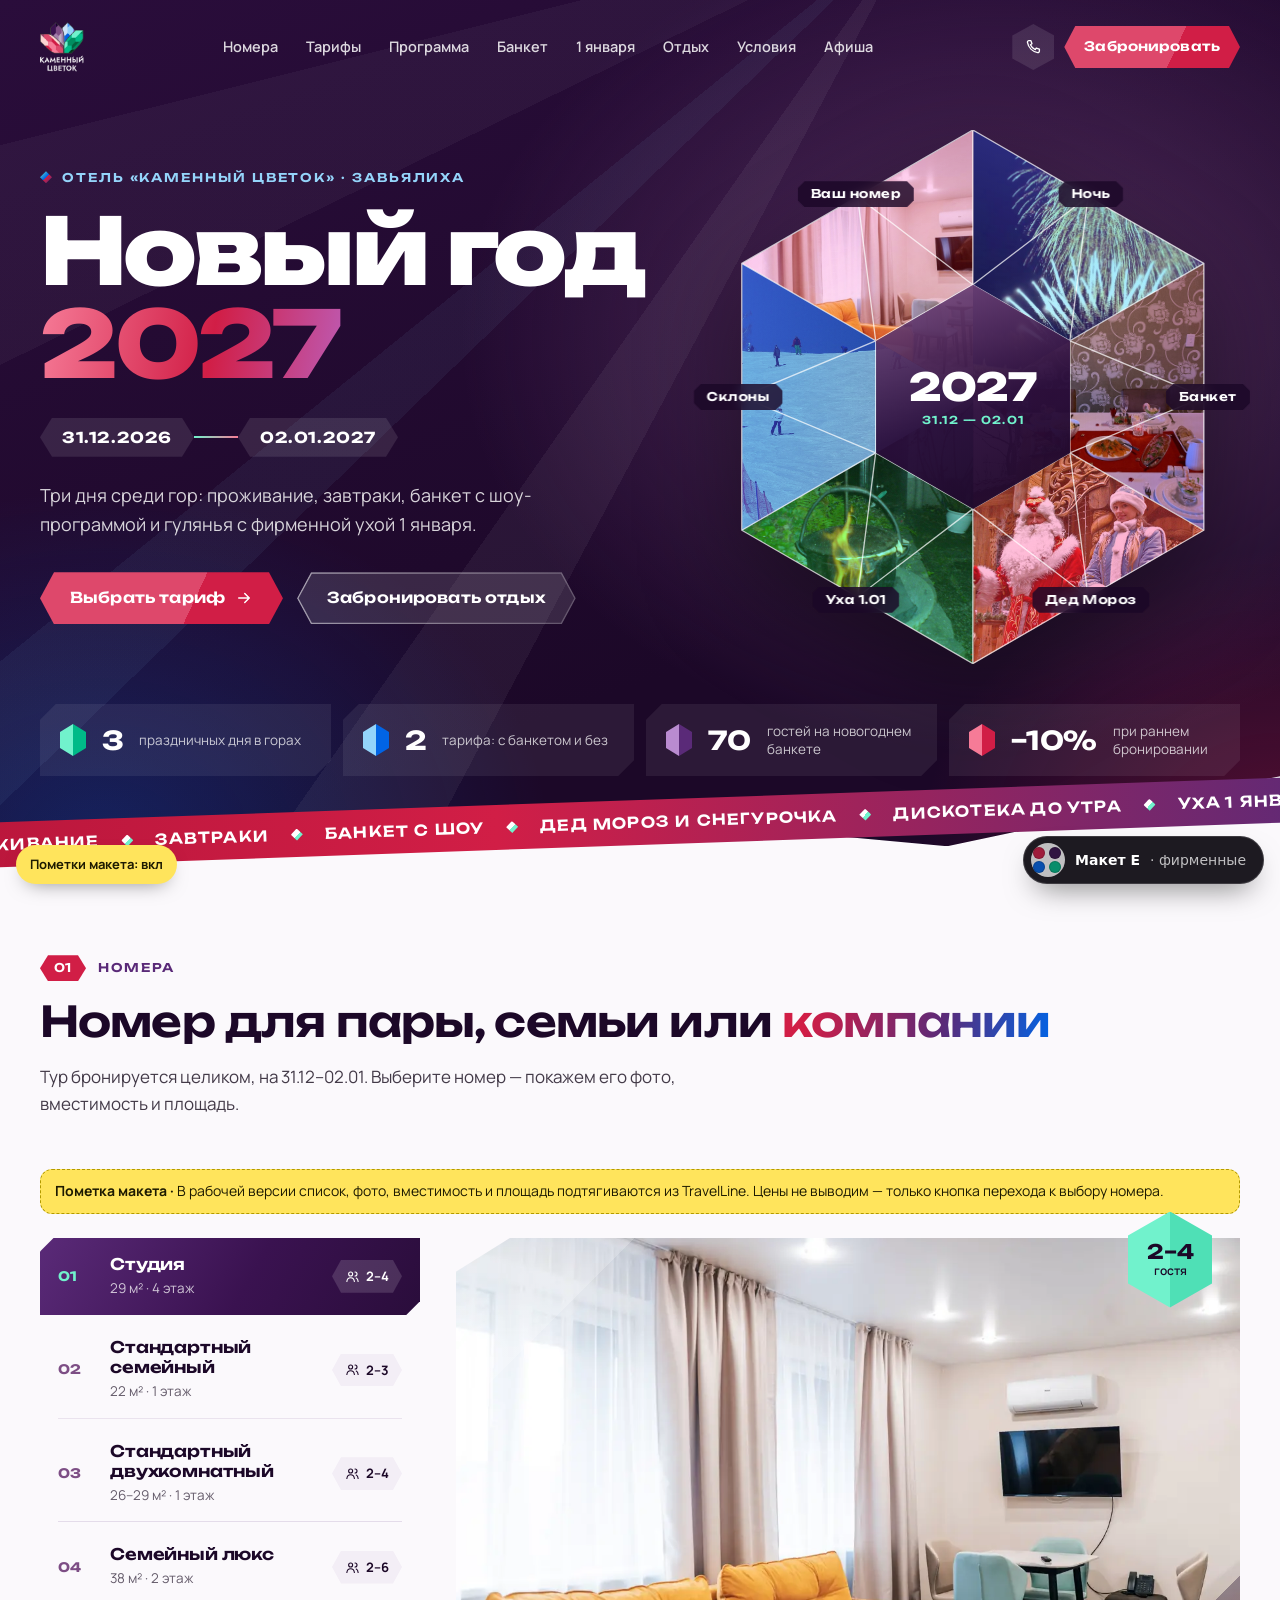
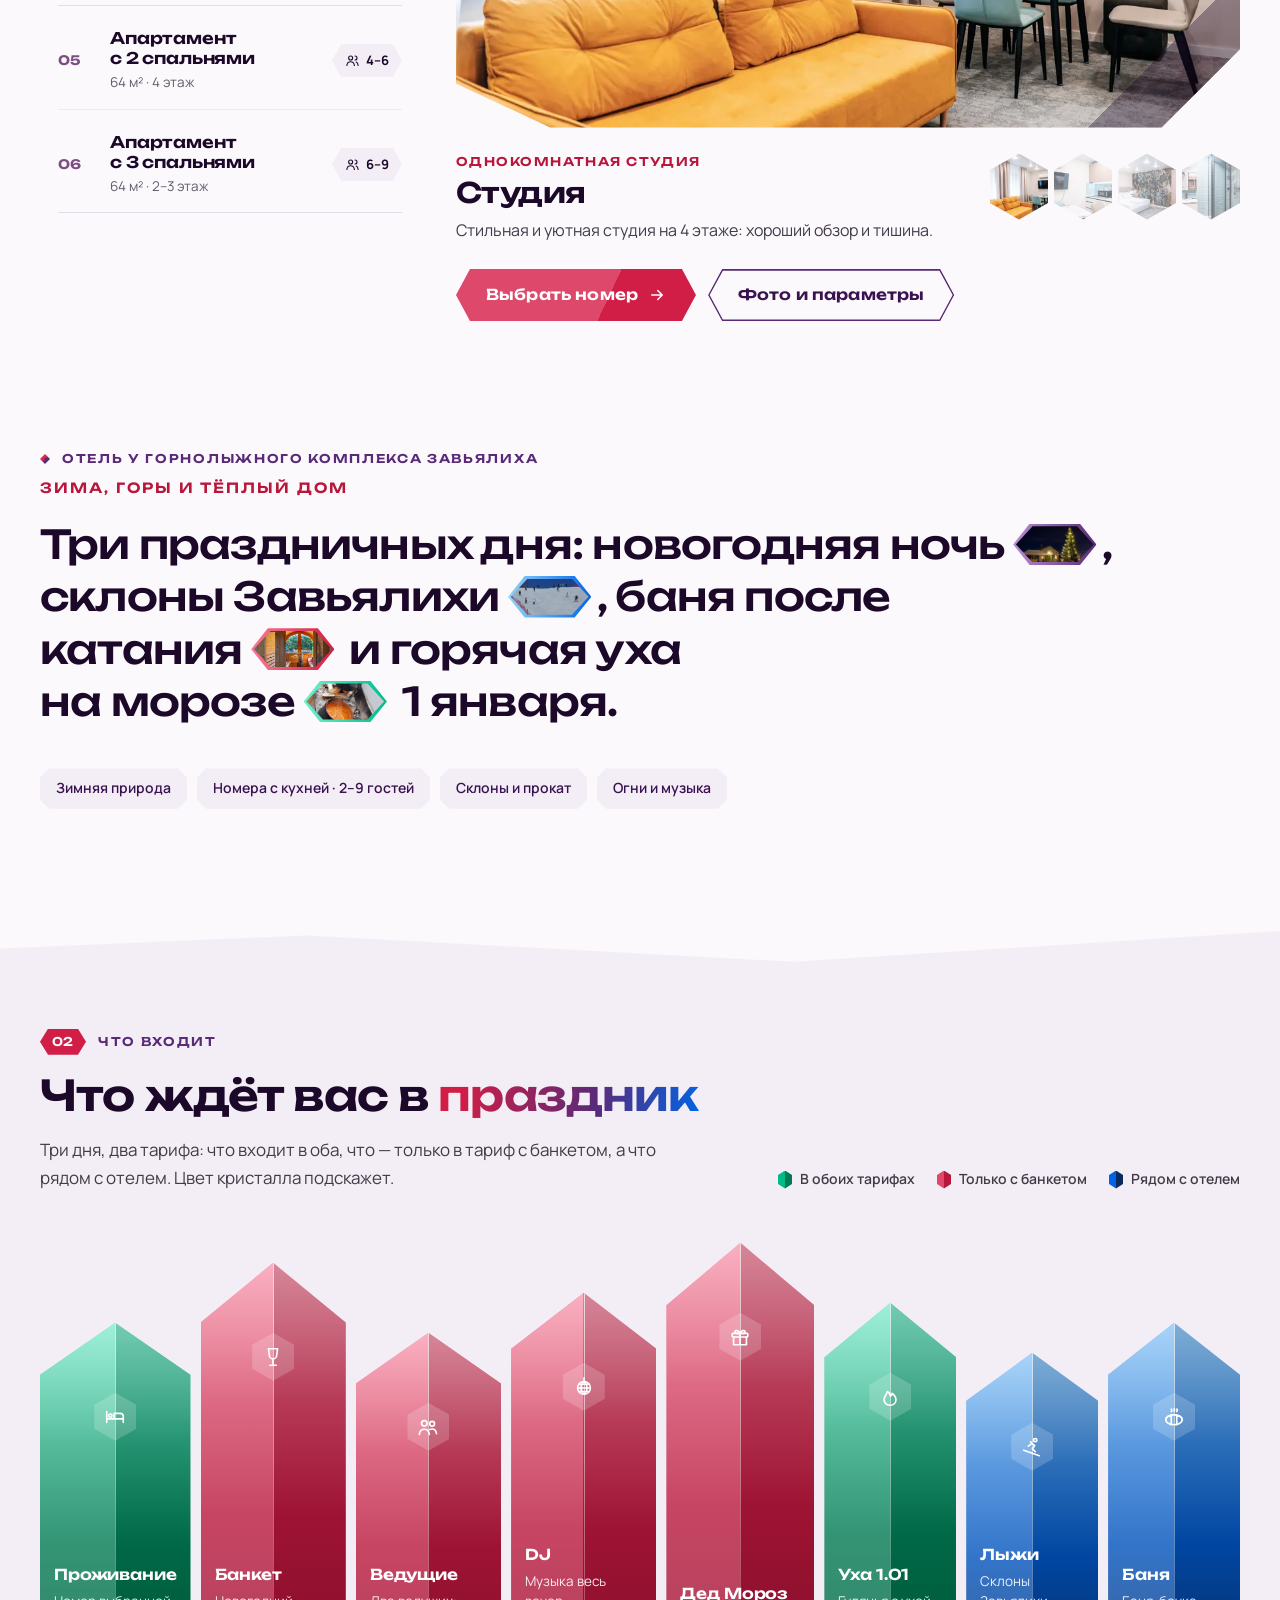
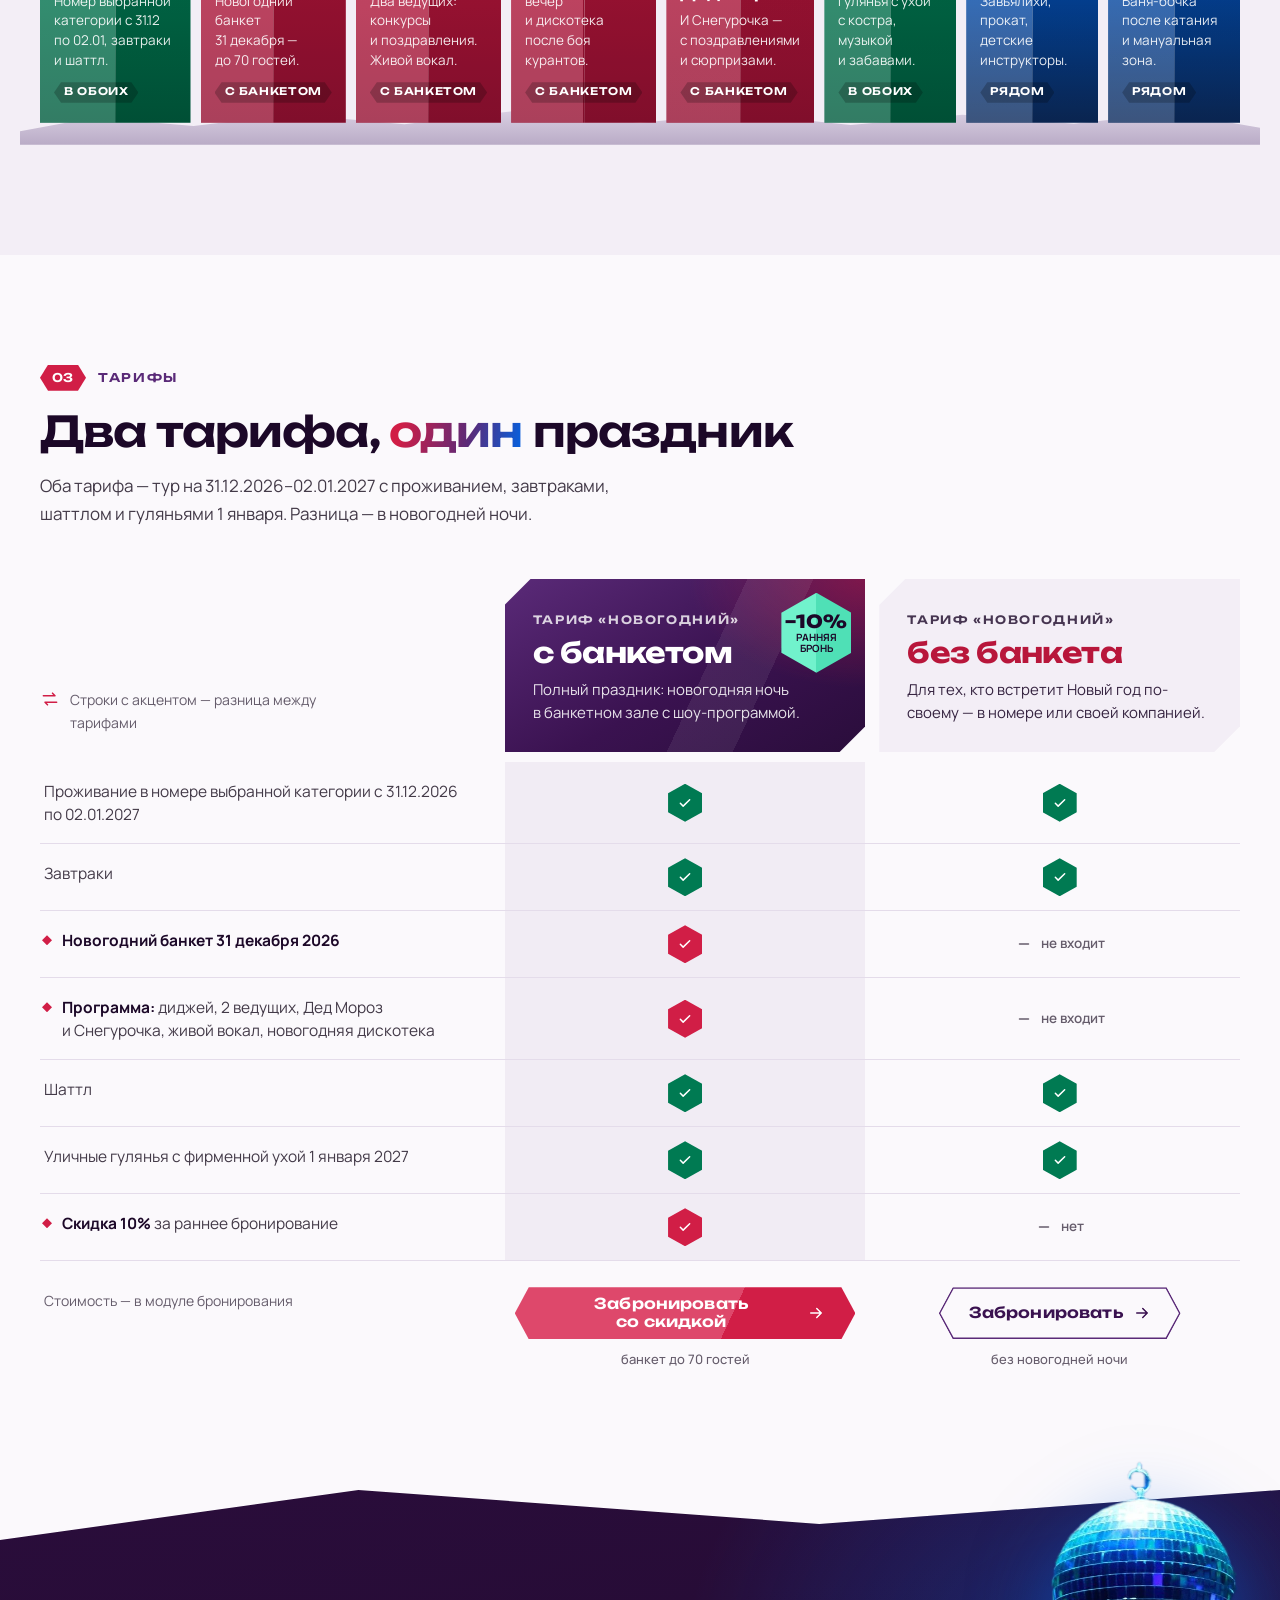
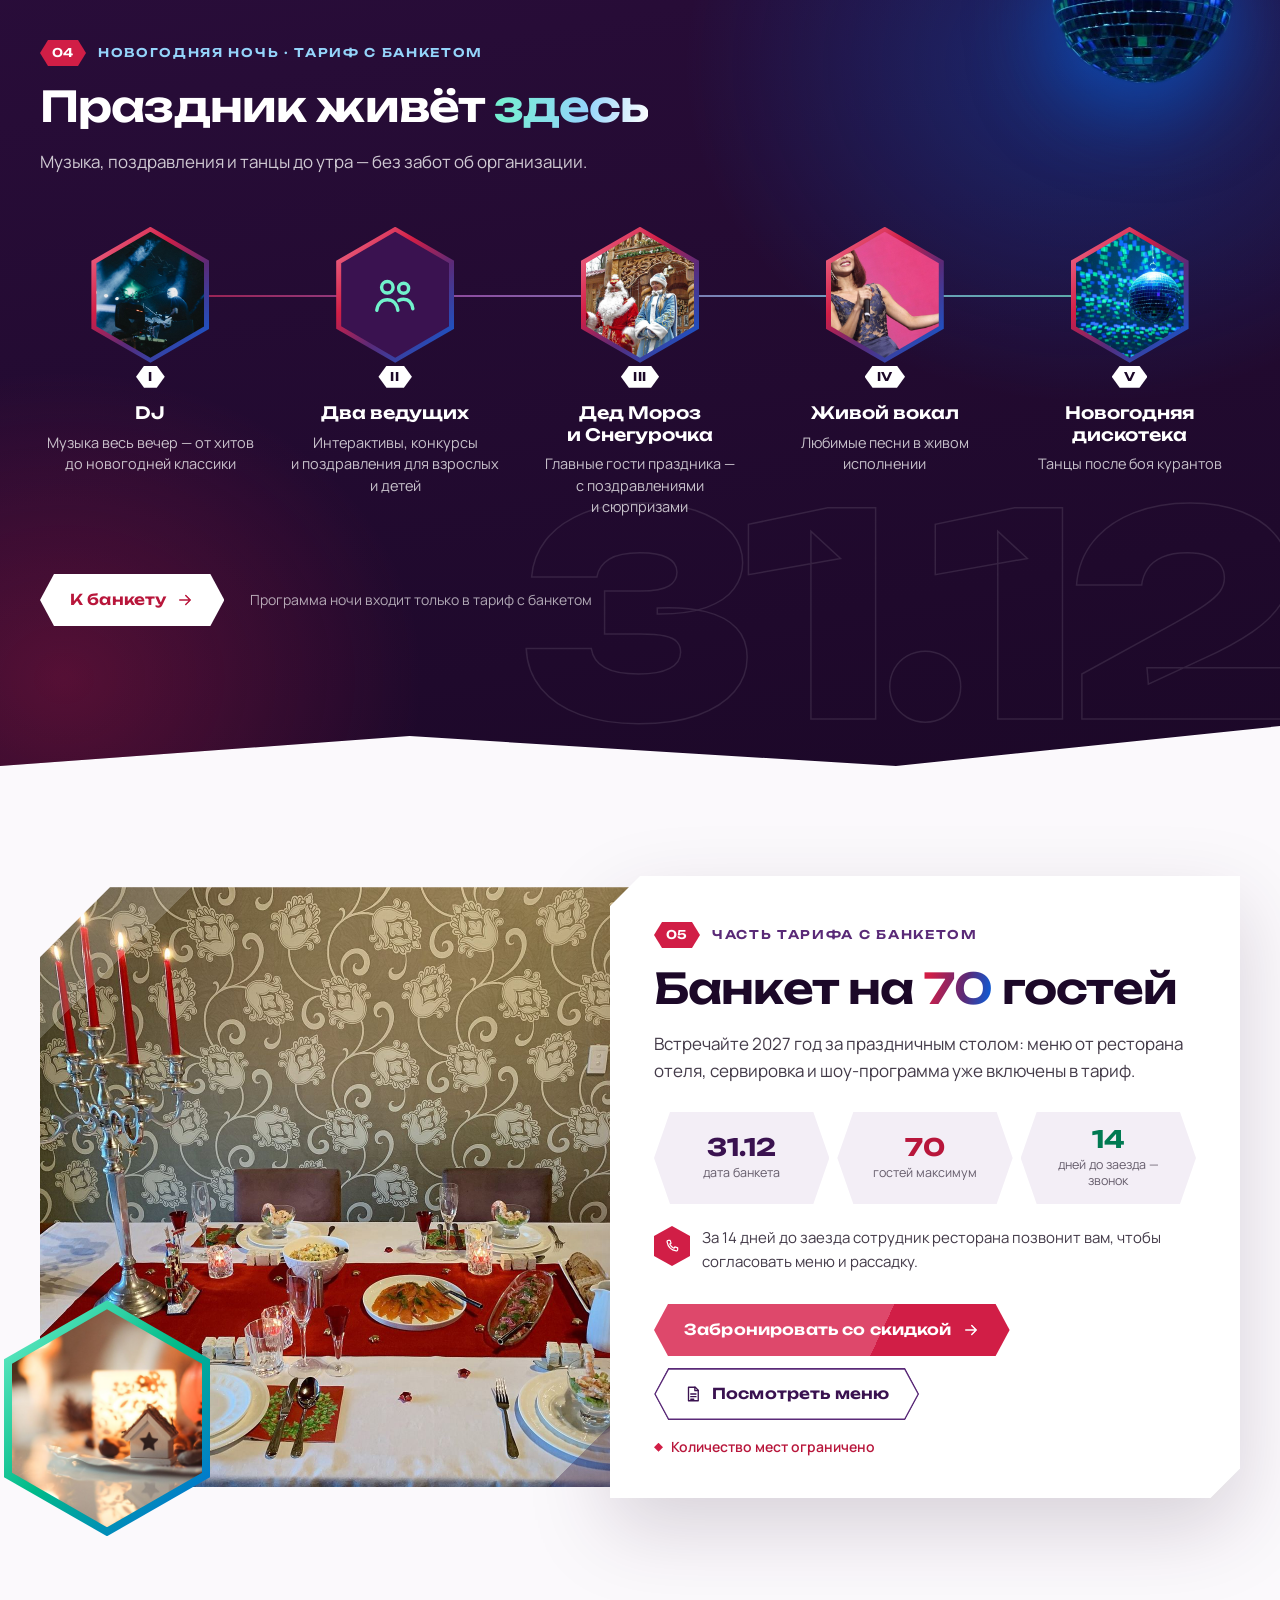
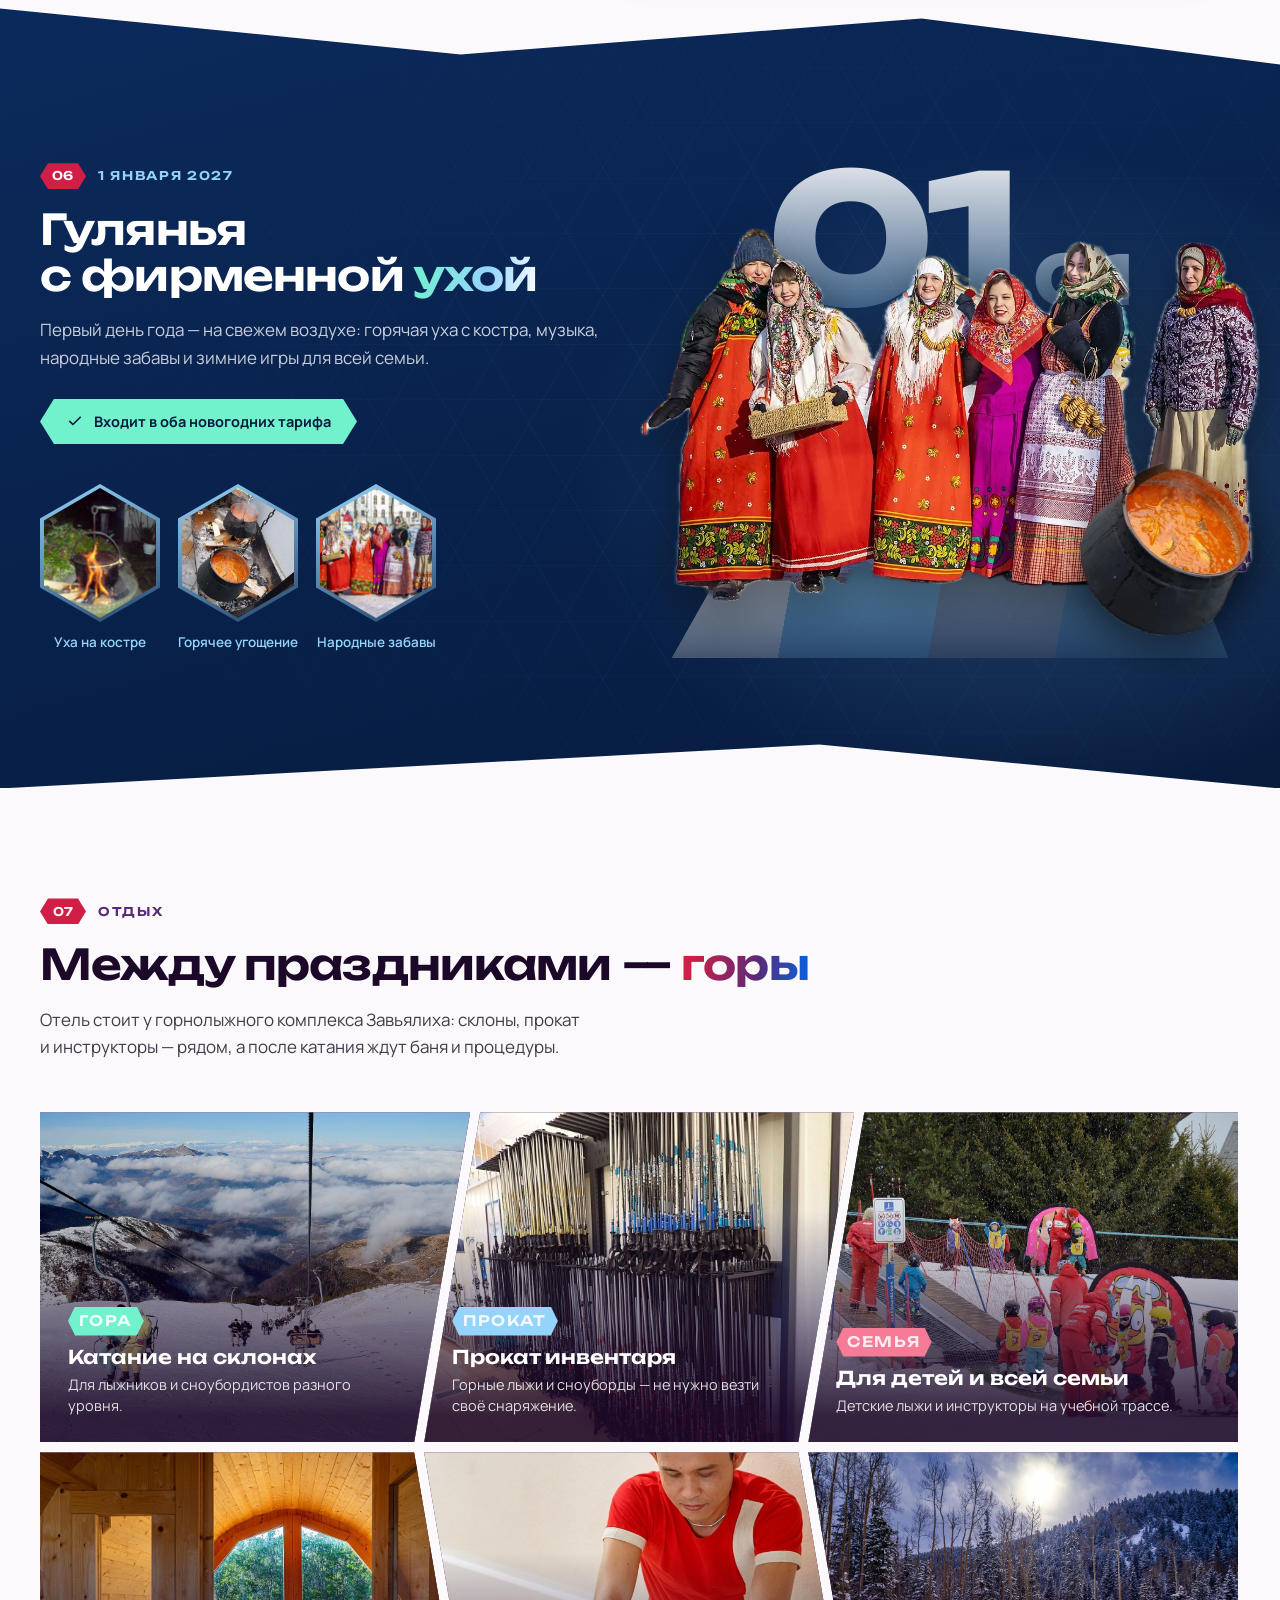
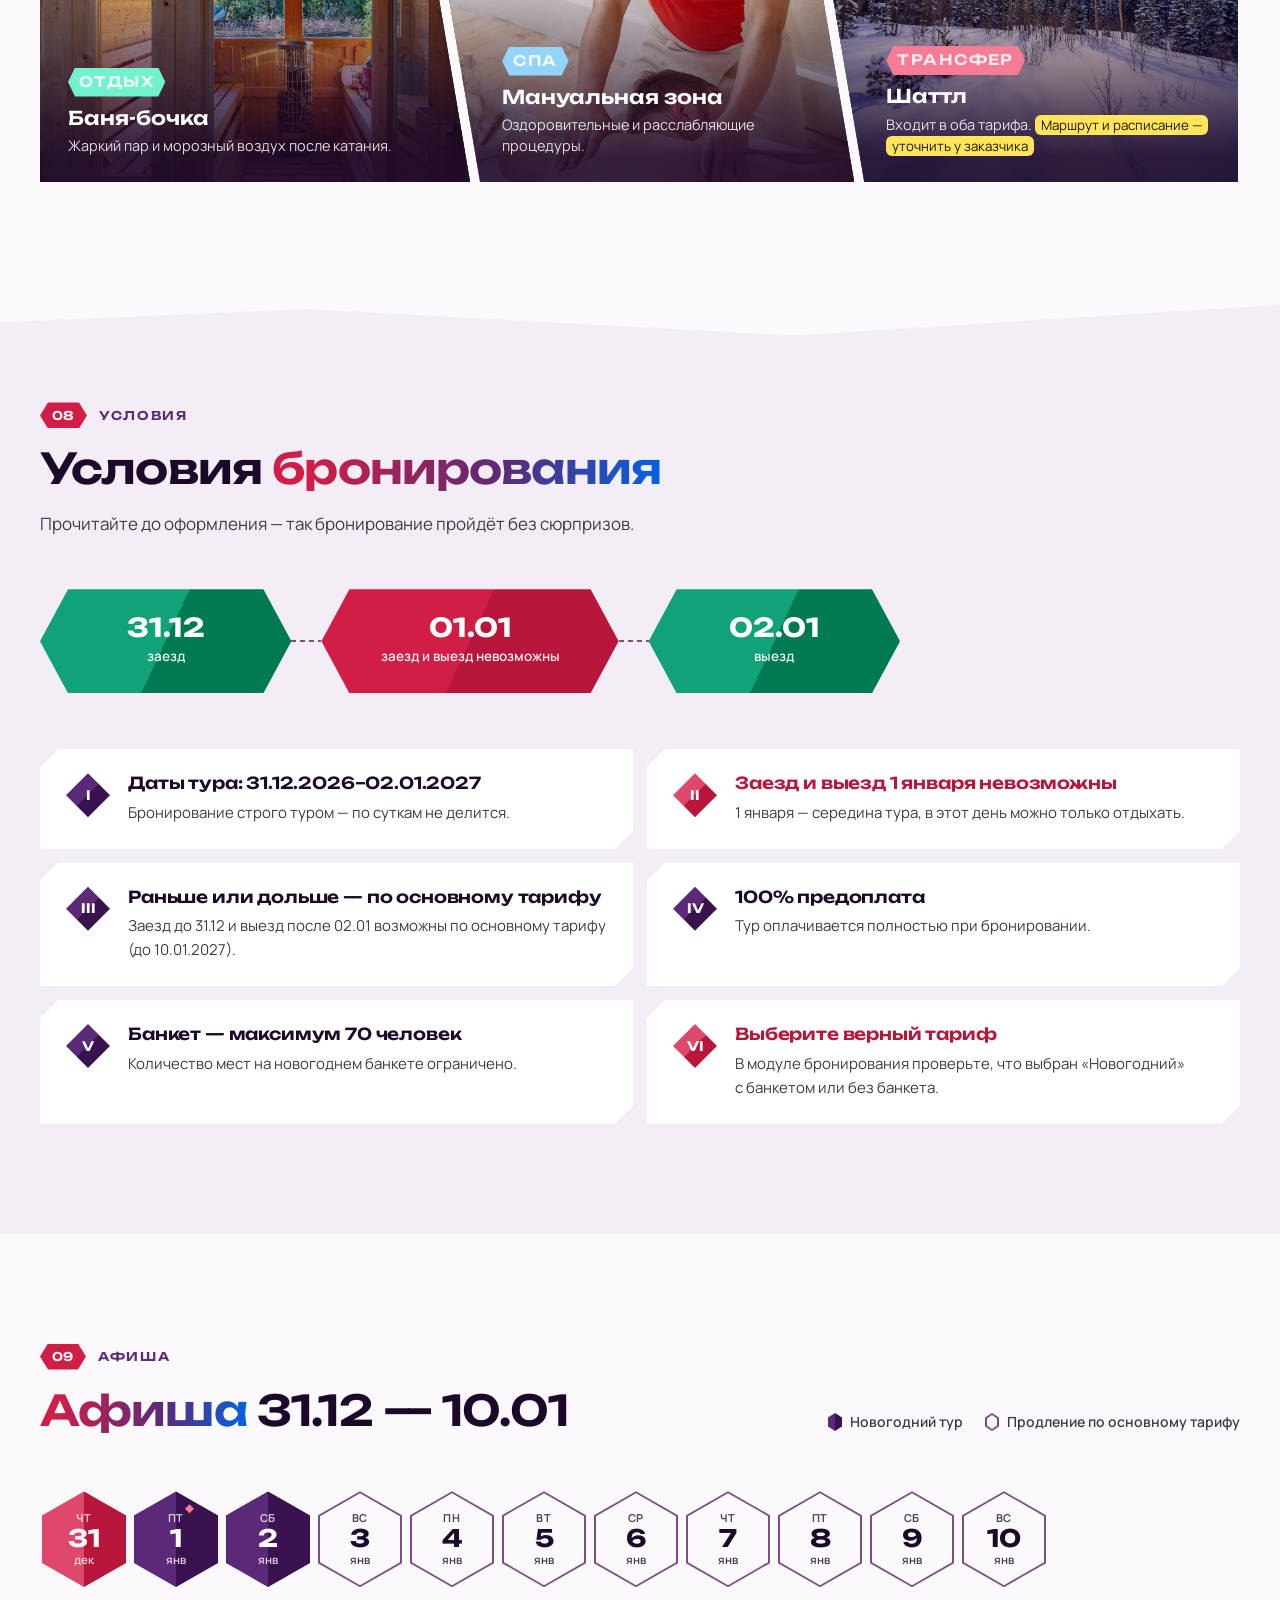
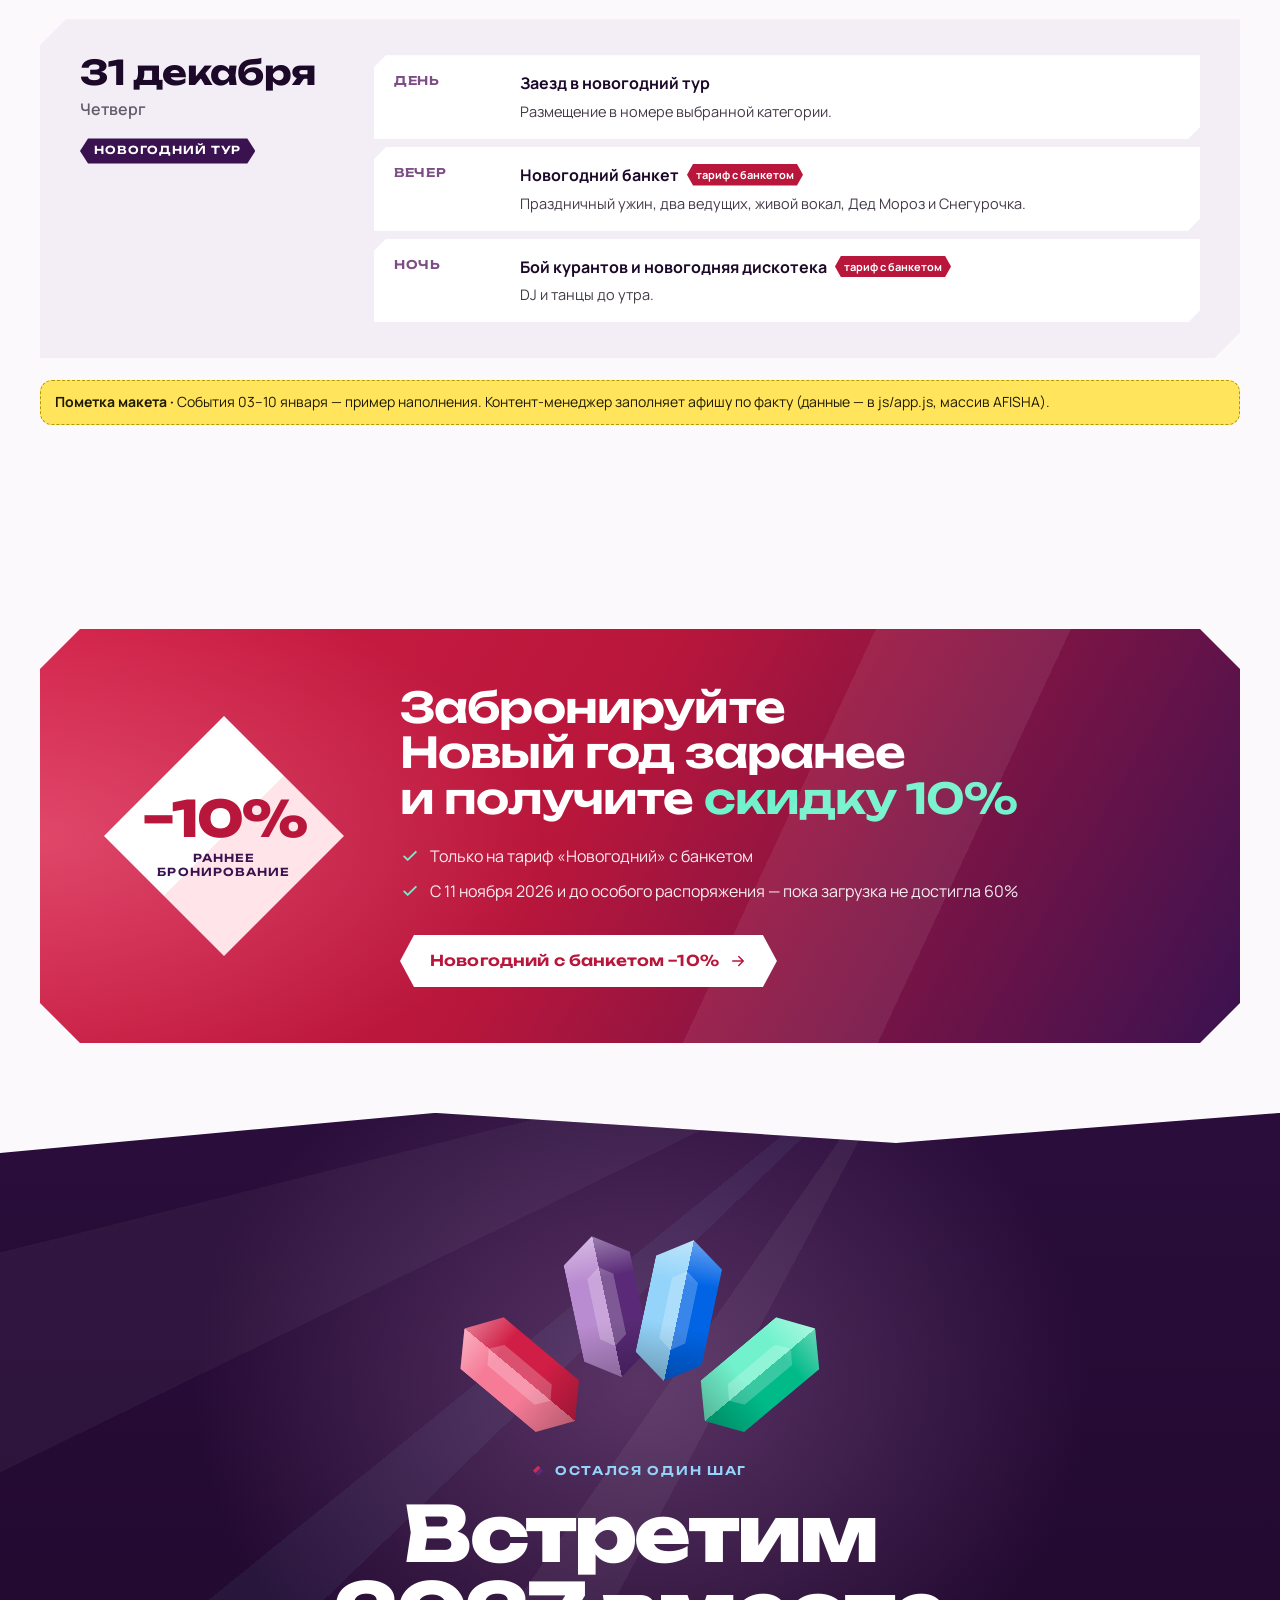
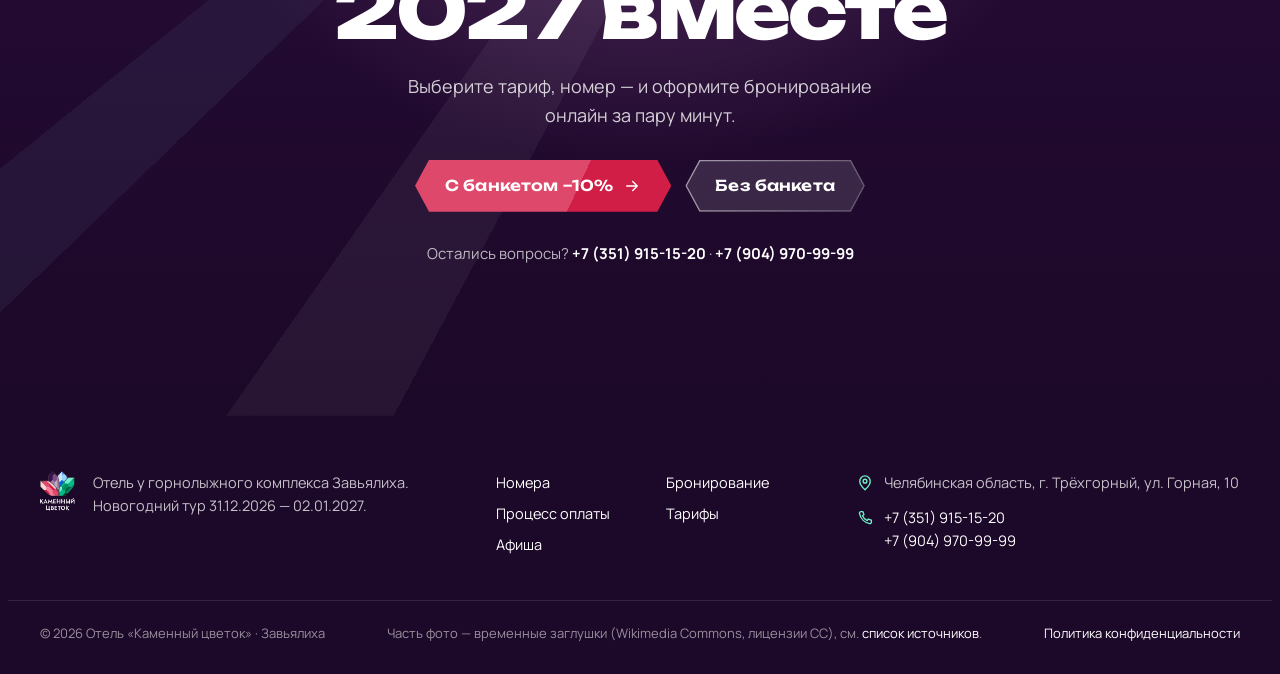
<file: v5/index.html>
<!doctype html>
<html lang="ru">
<head>
<meta charset="utf-8">
<meta name="viewport" content="width=device-width, initial-scale=1, viewport-fit=cover">
<title>Новый год 2027 в «Каменном цветке» — новогодний тур 31.12–02.01 · Завьялиха</title>
<meta name="description" content="Новогодний тур 31 декабря 2026 — 2 января 2027 в отеле «Каменный цветок» у Завьялихи: проживание, завтраки, банкет с программой, гулянья с фирменной ухой 1 января. Скидка 10% при раннем бронировании.">
<meta property="og:title" content="Новый год 2027 в Каменном цветке">
<meta property="og:description" content="Встретьте праздник среди гор, заснеженных пейзажей и праздничной атмосферы.">
<meta property="og:image" content="../img/stock/hero-winter.jpg">
<meta name="theme-color" content="#1C0828">
<link rel="icon" href="../img/mark-color.png">
<link rel="preconnect" href="https://fonts.googleapis.com">
<link rel="preconnect" href="https://fonts.gstatic.com" crossorigin>
<link href="https://fonts.googleapis.com/css2?family=Manrope:wght@400;500;600;700;800&family=Unbounded:wght@400;500;600;700;800&display=swap" rel="stylesheet">
<link rel="stylesheet" href="css/styles.css">
<script src="../shared/switcher.js"></script>
</head>
<body>
<svg width="0" height="0" style="position:absolute" aria-hidden="true">
  <defs>
    <symbol id="i-check" viewBox="0 0 24 24"><path d="M5 12.5l4.2 4.2L19 7" fill="none" stroke="currentColor" stroke-width="2.2" stroke-linecap="round" stroke-linejoin="round"/></symbol>
    <symbol id="i-minus" viewBox="0 0 24 24"><path d="M6 12h12" fill="none" stroke="currentColor" stroke-width="2" stroke-linecap="round"/></symbol>
    <symbol id="i-arrow" viewBox="0 0 24 24"><path d="M5 12h14M13 6l6 6-6 6" fill="none" stroke="currentColor" stroke-width="2" stroke-linecap="round" stroke-linejoin="round"/></symbol>
    <symbol id="i-left" viewBox="0 0 24 24"><path d="M15 5l-7 7 7 7" fill="none" stroke="currentColor" stroke-width="2" stroke-linecap="round" stroke-linejoin="round"/></symbol>
    <symbol id="i-right" viewBox="0 0 24 24"><path d="M9 5l7 7-7 7" fill="none" stroke="currentColor" stroke-width="2" stroke-linecap="round" stroke-linejoin="round"/></symbol>
    <symbol id="i-cal" viewBox="0 0 24 24"><g fill="none" stroke="currentColor" stroke-width="1.8" stroke-linecap="round"><rect x="3.5" y="5" width="17" height="15.5" rx="2.5"/><path d="M3.5 10h17M8 3v4M16 3v4"/></g></symbol>
    <symbol id="i-bed" viewBox="0 0 24 24"><g fill="none" stroke="currentColor" stroke-width="1.8" stroke-linecap="round" stroke-linejoin="round"><path d="M3 18V6M3 14h18v4M21 14v-2.5A3.5 3.5 0 0 0 17.5 8H11v6"/><circle cx="7" cy="10.5" r="1.8"/></g></symbol>
    <symbol id="i-cup" viewBox="0 0 24 24"><g fill="none" stroke="currentColor" stroke-width="1.8" stroke-linecap="round" stroke-linejoin="round"><path d="M4 9h12v5a5 5 0 0 1-5 5H9a5 5 0 0 1-5-5V9zM16 10h1.5a2.5 2.5 0 0 1 0 5H16M8 3c0 1.2 1 1.2 1 2.4S8 6.6 8 7.8M12 3c0 1.2 1 1.2 1 2.4s-1 1.2-1 2.4"/></g></symbol>
    <symbol id="i-glass" viewBox="0 0 24 24"><g fill="none" stroke="currentColor" stroke-width="1.8" stroke-linecap="round" stroke-linejoin="round"><path d="M7 3h10l-1 7a4 4 0 0 1-8 0L7 3zM12 14v7M8.5 21h7"/></g></symbol>
    <symbol id="i-star" viewBox="0 0 24 24"><path d="M12 3.5l2.5 5.3 5.8.7-4.3 4 1.1 5.7L12 16.4l-5.1 2.8L8 13.5l-4.3-4 5.8-.7z" fill="none" stroke="currentColor" stroke-width="1.7" stroke-linejoin="round"/></symbol>
    <symbol id="i-bus" viewBox="0 0 24 24"><g fill="none" stroke="currentColor" stroke-width="1.8" stroke-linecap="round" stroke-linejoin="round"><rect x="4" y="3.5" width="16" height="14" rx="3"/><path d="M4 11h16M8 17.5V20M16 17.5V20"/><circle cx="8" cy="14.3" r=".6" fill="currentColor"/><circle cx="16" cy="14.3" r=".6" fill="currentColor"/></g></symbol>
    <symbol id="i-fire" viewBox="0 0 24 24"><g fill="none" stroke="currentColor" stroke-width="1.8" stroke-linecap="round" stroke-linejoin="round"><path d="M12 21c-3.9 0-6.5-2.6-6.5-6 0-3.6 3-5.6 3.5-9 2.3 1.3 3.4 3.4 3.5 5 1-.6 1.7-1.7 1.8-3 2.4 1.8 4.2 4.3 4.2 7 0 3.4-2.6 6-6.5 6z"/></g></symbol>
    <symbol id="i-headphones" viewBox="0 0 24 24"><g fill="none" stroke="currentColor" stroke-width="1.8" stroke-linecap="round" stroke-linejoin="round"><path d="M4 15v-3a8 8 0 0 1 16 0v3"/><rect x="3" y="14" width="4.5" height="6.5" rx="1.6"/><rect x="16.5" y="14" width="4.5" height="6.5" rx="1.6"/></g></symbol>
    <symbol id="i-mic" viewBox="0 0 24 24"><g fill="none" stroke="currentColor" stroke-width="1.8" stroke-linecap="round" stroke-linejoin="round"><rect x="9" y="3" width="6" height="11" rx="3"/><path d="M5.5 11a6.5 6.5 0 0 0 13 0M12 17.5V21M8.5 21h7"/></g></symbol>
    <symbol id="i-hosts" viewBox="0 0 24 24"><g fill="none" stroke="currentColor" stroke-width="1.8" stroke-linecap="round" stroke-linejoin="round"><circle cx="8" cy="8" r="3"/><circle cx="16.5" cy="8.5" r="2.6"/><path d="M2.5 20c.5-3.6 2.7-5.5 5.5-5.5s5 1.9 5.5 5.5M14 14.8c.8-.4 1.6-.6 2.5-.6 2.4 0 4.3 1.7 4.8 5"/></g></symbol>
    <symbol id="i-gift" viewBox="0 0 24 24"><g fill="none" stroke="currentColor" stroke-width="1.8" stroke-linecap="round" stroke-linejoin="round"><rect x="3.5" y="8" width="17" height="4" rx="1"/><path d="M5 12v8.5h14V12M12 8v12.5M12 8c-1.5-3.5-5.5-4-5.5-1.5S10 8 12 8zm0 0c1.5-3.5 5.5-4 5.5-1.5S14 8 12 8z"/></g></symbol>
    <symbol id="i-disco" viewBox="0 0 24 24"><g fill="none" stroke="currentColor" stroke-width="1.6" stroke-linecap="round"><path d="M12 2v4"/><circle cx="12" cy="13" r="7"/><path d="M5 13h14M12 6c-2.2 2-3.3 4.4-3.3 7s1.1 5 3.3 7M12 6c2.2 2 3.3 4.4 3.3 7s-1.1 5-3.3 7M6.3 9h11.4M6.3 17h11.4"/></g></symbol>
    <symbol id="i-ski" viewBox="0 0 24 24"><g fill="none" stroke="currentColor" stroke-width="1.8" stroke-linecap="round" stroke-linejoin="round"><circle cx="15.5" cy="4.5" r="1.8"/><path d="M3 15.5l17 6M8 11l4-3 3 2.5-2.5 3.5 3 3M12 8l-1.5-1.5"/></g></symbol>
    <symbol id="i-sauna" viewBox="0 0 24 24"><g fill="none" stroke="currentColor" stroke-width="1.8" stroke-linecap="round" stroke-linejoin="round"><ellipse cx="12" cy="15" rx="9" ry="5.5"/><path d="M3 15c0-3 4-5.5 9-5.5s9 2.5 9 5.5M9 9.5V20.3M15 9.5V20.3M9 3.5c.8.8.8 1.7 0 2.5M12 3c.8.8.8 1.7 0 2.5M15 3.5c.8.8.8 1.7 0 2.5"/></g></symbol>
    <symbol id="i-hands" viewBox="0 0 24 24"><g fill="none" stroke="currentColor" stroke-width="1.8" stroke-linecap="round" stroke-linejoin="round"><path d="M12 20.5s-7.5-4.4-7.5-10A4.2 4.2 0 0 1 12 8a4.2 4.2 0 0 1 7.5 2.5c0 5.6-7.5 10-7.5 10z"/><path d="M8.5 12.5h2l1-2 1.6 4 1-2h1.4"/></g></symbol>
    <symbol id="i-mountain" viewBox="0 0 24 24"><g fill="none" stroke="currentColor" stroke-width="1.8" stroke-linecap="round" stroke-linejoin="round"><path d="M2.5 20l7-12 4 6.5 2.5-3.5 5.5 9z"/><path d="M7.5 11.4l2-.9 1.7 1.2"/></g></symbol>
    <symbol id="i-child" viewBox="0 0 24 24"><g fill="none" stroke="currentColor" stroke-width="1.8" stroke-linecap="round" stroke-linejoin="round"><circle cx="12" cy="5" r="2.3"/><path d="M8 10.5l4-1.5 4 1.5M12 9v6l-3 5.5M12 15l3 5.5M3 21h18"/></g></symbol>
    <symbol id="i-users" viewBox="0 0 24 24"><g fill="none" stroke="currentColor" stroke-width="1.8" stroke-linecap="round" stroke-linejoin="round"><circle cx="9" cy="8" r="3.2"/><path d="M3 20c.4-3.7 2.8-6 6-6s5.6 2.3 6 6M16 4.8a3.2 3.2 0 0 1 0 6.4M18 14.4c1.8.8 2.8 2.8 3 5.6"/></g></symbol>
    <symbol id="i-area" viewBox="0 0 24 24"><g fill="none" stroke="currentColor" stroke-width="1.8" stroke-linecap="round" stroke-linejoin="round"><path d="M4 9V4h5M20 9V4h-5M4 15v5h5M20 15v5h-5"/></g></symbol>
    <symbol id="i-alert" viewBox="0 0 24 24"><g fill="none" stroke="currentColor" stroke-width="1.9" stroke-linecap="round" stroke-linejoin="round"><path d="M12 3.5l9.5 16.5h-19z"/><path d="M12 10v4.5M12 17.3v.2"/></g></symbol>
    <symbol id="i-card" viewBox="0 0 24 24"><g fill="none" stroke="currentColor" stroke-width="1.8" stroke-linecap="round"><rect x="2.5" y="5" width="19" height="14" rx="2.5"/><path d="M2.5 10h19M6 15h4"/></g></symbol>
    <symbol id="i-layers" viewBox="0 0 24 24"><g fill="none" stroke="currentColor" stroke-width="1.8" stroke-linecap="round" stroke-linejoin="round"><path d="M12 3l9 5-9 5-9-5z"/><path d="M3 13l9 5 9-5"/></g></symbol>
    <symbol id="i-swap" viewBox="0 0 24 24"><g fill="none" stroke="currentColor" stroke-width="1.8" stroke-linecap="round" stroke-linejoin="round"><path d="M4 8h14l-3-3M20 16H6l3 3"/></g></symbol>
    <symbol id="i-menu" viewBox="0 0 24 24"><path d="M4 7h16M4 12h16M4 17h16" fill="none" stroke="currentColor" stroke-width="2" stroke-linecap="round"/></symbol>
    <symbol id="i-close" viewBox="0 0 24 24"><path d="M6 6l12 12M18 6L6 18" fill="none" stroke="currentColor" stroke-width="2" stroke-linecap="round"/></symbol>
    <symbol id="i-phone" viewBox="0 0 24 24"><path d="M6.6 3.5h2.6l1.4 4.2-2 1.3a12 12 0 0 0 6.4 6.4l1.3-2 4.2 1.4v2.6a2 2 0 0 1-2.2 2A17 17 0 0 1 4.6 5.7a2 2 0 0 1 2-2.2z" fill="none" stroke="currentColor" stroke-width="1.8" stroke-linejoin="round"/></symbol>
    <symbol id="i-pin" viewBox="0 0 24 24"><g fill="none" stroke="currentColor" stroke-width="1.8"><path d="M12 21s-7-6.2-7-11.5a7 7 0 0 1 14 0C19 14.8 12 21 12 21z"/><circle cx="12" cy="9.5" r="2.5"/></g></symbol>
    <symbol id="i-menu-doc" viewBox="0 0 24 24"><g fill="none" stroke="currentColor" stroke-width="1.8" stroke-linecap="round" stroke-linejoin="round"><path d="M6 3h9l4 4v14H6z"/><path d="M14.5 3v4.5H19M9 12h7M9 15.5h7M9 19h4"/></g></symbol>
    <symbol id="i-snow" viewBox="0 0 24 24"><g fill="none" stroke="currentColor" stroke-width="1.6" stroke-linecap="round"><path d="M12 2.5v19M3.8 7.2l16.4 9.6M3.8 16.8l16.4-9.6M9.5 4l2.5 2.3L14.5 4M9.5 20l2.5-2.3 2.5 2.3M4 10.4l3.2.9-.8 3.3M20 13.6l-3.2-.9.8-3.3M4 13.6l3.2-.9-.8-3.3M20 10.4l-3.2.9.8 3.3"/></g></symbol>
    <symbol id="i-arrow-up" viewBox="0 0 24 24"><path d="M7 17L17 7M9 7h8v8" fill="none" stroke="currentColor" stroke-width="2" stroke-linecap="round" stroke-linejoin="round"/></symbol>
    <symbol id="i-forest" viewBox="0 0 400 240" preserveAspectRatio="xMidYMax meet"><path d="M17.0 240 L17.0 146.4 L24.0 120.0 L43.0 152.4 L43.0 240Z M53.0 240 L53.0 84.0 L78.0 40.0 L87.0 90.0 L87.0 240Z M101.0 240 L101.0 165.1 L108.0 144.0 L123.0 171.1 L123.0 240Z M135.0 240 L135.0 123.0 L156.0 90.0 L165.0 129.0 L165.0 240Z M177.0 240 L177.0 59.0 L193.0 8.0 L215.0 65.0 L215.0 240Z M225.0 240 L225.0 140.2 L245.0 112.0 L251.0 146.2 L251.0 240Z M260.0 240 L260.0 102.7 L270.0 64.0 L292.0 108.7 L292.0 240Z M298.0 240 L298.0 66.8 L322.0 18.0 L338.0 72.8 L338.0 240Z M346.0 240 L346.0 130.8 L352.0 100.0 L374.0 136.8 L374.0 240Z M381.0 240 L381.0 169.8 L397.0 150.0 L403.0 175.8 L403.0 240Z"/><path d="M24.0 120.0 L43.0 152.4 L43.0 240 L32.0 240 L32.0 160.4Z M78.0 40.0 L87.0 90.0 L87.0 240 L72.0 240 L72.0 98.0Z M108.0 144.0 L123.0 171.1 L123.0 240 L114.0 240 L114.0 179.1Z M156.0 90.0 L165.0 129.0 L165.0 240 L152.0 240 L152.0 137.0Z M193.0 8.0 L215.0 65.0 L215.0 240 L198.0 240 L198.0 73.0Z M245.0 112.0 L251.0 146.2 L251.0 240 L240.0 240 L240.0 154.2Z M270.0 64.0 L292.0 108.7 L292.0 240 L278.0 240 L278.0 116.7Z M322.0 18.0 L338.0 72.8 L338.0 240 L320.0 240 L320.0 80.8Z M352.0 100.0 L374.0 136.8 L374.0 240 L362.0 240 L362.0 144.8Z M397.0 150.0 L403.0 175.8 L403.0 240 L394.0 240 L394.0 183.8Z" fill-opacity=".55"/></symbol>
    <symbol id="i-spruce" viewBox="0 0 100 200"><path d="M50.0 0.0 L55.4 0.0 L66.3 30.3 L58.1 24.3 L59.0 26.3 L72.8 56.6 L61.3 50.6 L62.5 52.6 L79.2 82.9 L64.5 76.9 L66.1 78.9 L85.7 109.1 L67.7 103.1 L69.6 105.1 L92.1 135.4 L70.8 129.4 L73.2 131.4 L98.6 161.7 L74.0 155.7 L76.7 157.7 L105.0 188.0 L77.2 182.0 L55.5 196.0 L55.5 200.0 L44.5 200.0 L44.5 196.0 L22.8 182.0 L-5.0 188.0 L23.3 157.7 L26.0 155.7 L1.4 161.7 L26.8 131.4 L29.2 129.4 L7.9 135.4 L30.4 105.1 L32.3 103.1 L14.3 109.1 L33.9 78.9 L35.5 76.9 L20.8 82.9 L37.5 52.6 L38.7 50.6 L27.2 56.6 L41.0 26.3 L41.9 24.3 L33.7 30.3 L44.6 0.0Z"/></symbol>
    <symbol id="i-swirl" viewBox="0 0 100 100"><g fill="none" stroke="currentColor" stroke-width="2.4" stroke-linejoin="round"><path d="M50 4 L76 20 L76 80 L50 96 L24 80 L24 20Z"/><path d="M50 4 L50 30 M24 20 L38 34 M76 20 L62 34 M38 34 L62 34 L62 66 L38 66Z M24 80 L38 66 M76 80 L62 66 M50 96 L50 66"/></g></symbol>
    <symbol id="i-flake" viewBox="0 0 24 24"><g fill="none" stroke="currentColor" stroke-width="1.4" stroke-linecap="round"><path d="M12 2.5v19M3.8 7.2l16.4 9.6M3.8 16.8l16.4-9.6M9.5 4l2.5 2.3L14.5 4M9.5 20l2.5-2.3 2.5 2.3"/></g></symbol>
  </defs>
</svg>
<a class="skip" href="#tariffs">Перейти к тарифам</a>

<!-- ============ ПЕРВЫЙ ЭКРАН: огранённый камень из фото ============ -->
<header class="top" id="top">
  <span class="top__beams" aria-hidden="true"></span>
  <div class="bar" id="hdr">
    <a class="logo" href="https://kamenniy-cvetok.ru/" aria-label="Каменный цветок — на главную">
      <img src="../img/logo-light.png" alt="" width="44" height="50">
    </a>
    <nav class="bar__nav" id="nav" aria-label="Разделы страницы">
      <a href="#rooms">Номера</a>
      <a href="#tariffs">Тарифы</a>
      <a href="#program">Программа</a>
      <a href="#banquet">Банкет</a>
      <a href="#jan1">1 января</a>
      <a href="#active">Отдых</a>
      <a href="#terms">Условия</a>
      <a href="#afisha">Афиша</a>
      <a class="bar__nav-phone" href="tel:+73519151520"><svg aria-hidden="true"><use href="#i-phone"/></svg>+7 (351) 915-15-20</a>
    </nav>
    <div class="bar__tools">
      <a class="bar__ico" href="tel:+73519151520" aria-label="Позвонить: +7 (351) 915-15-20"><svg aria-hidden="true"><use href="#i-phone"/></svg></a>
      <a class="btn btn--ruby btn--sm bar__cta" data-book="any" data-goal="ny_book_header" href="https://kamenniy-cvetok.ru/booking/">Забронировать</a>
      <button class="bar__burger" id="burger" type="button" aria-label="Открыть меню" aria-expanded="false" aria-controls="nav"><svg aria-hidden="true"><use href="#i-menu"/></svg></button>
    </div>
  </div>

  <div class="hero">
    <div class="hero__text">
      <p class="hero__kicker"><i class="dia" aria-hidden="true"></i>Отель «Каменный цветок» · Завьялиха</p>
      <h1 class="hero__title">Новый&nbsp;год <span class="hero__year">2027</span><span class="sr"> в отеле «Каменный цветок»</span></h1>
      <p class="hero__dates"><b>31.12.2026</b><i aria-hidden="true"></i><b>02.01.2027</b></p>
      <p class="hero__lead">Три дня среди гор: проживание, завтраки, банкет с&nbsp;шоу-программой и&nbsp;гулянья с&nbsp;фирменной ухой 1&nbsp;января.</p>
      <div class="hero__cta">
        <a class="btn btn--ruby" href="#tariffs" data-goal="ny_hero_choose">Выбрать тариф<svg aria-hidden="true"><use href="#i-arrow"/></svg></a>
        <a class="btn btn--ghost" data-book="any" data-goal="ny_book_hero" href="https://kamenniy-cvetok.ru/booking/">Забронировать отдых</a>
      </div>
    </div>

    <figure class="cut" aria-label="Шесть граней праздника: новогодняя ночь, банкет, Дед Мороз, уха 1 января, горы и номер">
      <div class="cut__gem">
        <span class="cut__f cut__f--1"><img src="../img/stock/fireworks.jpg" alt="" fetchpriority="high"></span>
        <span class="cut__f cut__f--2"><img src="../img/stock/banquet-table.jpg" alt=""></span>
        <span class="cut__f cut__f--3"><img src="../img/stock/ded-moroz.jpg" alt=""></span>
        <span class="cut__f cut__f--4"><img src="../img/stock/uha-fire.jpg" alt=""></span>
        <span class="cut__f cut__f--5"><img src="../img/stock/ski-slope.jpg" alt=""></span>
        <span class="cut__f cut__f--6"><img src="../img/cozy-room.jpg" alt=""></span>
        <svg class="cut__lines" viewBox="0 0 100 100" preserveAspectRatio="none" aria-hidden="true">
          <path d="M50 0L93.3 25V75L50 100L6.7 75V25Z M50 0V29 M93.3 25L68.2 39.5 M93.3 75L68.2 60.5 M50 100V71 M6.7 75L31.8 60.5 M6.7 25L31.8 39.5 M50 29L68.2 39.5V60.5L50 71L31.8 60.5V39.5Z M50 29L71.6 12.5L68.2 39.5 M68.2 39.5L93.3 50L68.2 60.5 M68.2 60.5L71.6 87.5L50 71 M50 71L28.4 87.5L31.8 60.5 M31.8 60.5L6.7 50L31.8 39.5 M31.8 39.5L28.4 12.5L50 29"/>
        </svg>
        <span class="cut__shine" aria-hidden="true"></span>
        <span class="cut__table"><b>2027</b><small>31.12 — 02.01</small></span>
      </div>
      <figcaption class="cut__labels" aria-hidden="true">
        <span class="cut__l cut__l--1">Ночь</span>
        <span class="cut__l cut__l--2">Банкет</span>
        <span class="cut__l cut__l--3">Дед Мороз</span>
        <span class="cut__l cut__l--4">Уха 1.01</span>
        <span class="cut__l cut__l--5">Склоны</span>
        <span class="cut__l cut__l--6">Ваш номер</span>
      </figcaption>
    </figure>
  </div>

  <ul class="carats" aria-label="Коротко о туре">
    <li class="carats__i carats__i--em"><b>3</b><span>праздничных дня в&nbsp;горах</span></li>
    <li class="carats__i carats__i--sa"><b>2</b><span>тарифа: с&nbsp;банкетом и&nbsp;без</span></li>
    <li class="carats__i carats__i--am"><b>70</b><span>гостей на&nbsp;новогоднем банкете</span></li>
    <li class="carats__i carats__i--ru"><b>−10%</b><span>при раннем бронировании</span></li>
  </ul>
</header>

<div class="ticker-wrap" aria-hidden="true"><div class="ticker">
  <div class="ticker__track">
    <span>Проживание</span><i></i><span>Завтраки</span><i></i><span>Банкет с&nbsp;шоу</span><i></i><span>Дед Мороз и&nbsp;Снегурочка</span><i></i><span>Дискотека до&nbsp;утра</span><i></i><span>Уха 1&nbsp;января</span><i></i><span>Шаттл</span><i></i><span>Склоны Завьялихи</span><i></i>
    <span>Проживание</span><i></i><span>Завтраки</span><i></i><span>Банкет с&nbsp;шоу</span><i></i><span>Дед Мороз и&nbsp;Снегурочка</span><i></i><span>Дискотека до&nbsp;утра</span><i></i><span>Уха 1&nbsp;января</span><i></i><span>Шаттл</span><i></i><span>Склоны Завьялихи</span><i></i>
  </div>
</div></div>

<nav class="rail" aria-label="Грани страницы">
  <a href="#rooms"><i></i><span>Номера</span></a>
  <a href="#incl"><i></i><span>Что входит</span></a>
  <a href="#tariffs"><i></i><span>Тарифы</span></a>
  <a href="#program"><i></i><span>Ночь 31.12</span></a>
  <a href="#banquet"><i></i><span>Банкет</span></a>
  <a href="#jan1"><i></i><span>1 января</span></a>
  <a href="#active"><i></i><span>Отдых</span></a>
  <a href="#terms"><i></i><span>Условия</span></a>
  <a href="#afisha"><i></i><span>Афиша</span></a>
</nav>

<main>
<!-- ============ 01 · НОМЕРА: витрина ============ -->
<section class="sec" id="rooms">
  <div class="wrap">
    <div class="shead">
      <p class="facet"><span>01</span>Номера</p>
      <h2 class="h2">Номер для пары, семьи или&nbsp;<em>компании</em></h2>
      <p class="sub">Тур бронируется целиком, на&nbsp;31.12–02.01. Выберите номер — покажем его фото, вместимость и&nbsp;площадь.</p>
    </div>
    <p class="todo todo--block" data-note>В рабочей версии список, фото, вместимость и&nbsp;площадь подтягиваются из&nbsp;TravelLine. Цены не&nbsp;выводим — только кнопка перехода к&nbsp;выбору номера.</p>
    <div class="vitrine">
      <div class="vitrine__list" id="vList" role="tablist" aria-label="Категории номеров">
        <button class="vroom" type="button" role="tab" id="vr-0" aria-controls="vStage" aria-selected="true" data-slug="studio"><span class="vroom__n">01</span><span class="vroom__name">Студия</span><span class="vroom__meta">29&nbsp;м² · 4&nbsp;этаж</span><span class="vroom__cap"><svg aria-hidden="true"><use href="#i-users"/></svg>2–4</span></button>
        <button class="vroom" type="button" role="tab" id="vr-1" aria-controls="vStage" aria-selected="false" tabindex="-1" data-slug="standard-family"><span class="vroom__n">02</span><span class="vroom__name">Стандартный семейный</span><span class="vroom__meta">22&nbsp;м² · 1&nbsp;этаж</span><span class="vroom__cap"><svg aria-hidden="true"><use href="#i-users"/></svg>2–3</span></button>
        <button class="vroom" type="button" role="tab" id="vr-2" aria-controls="vStage" aria-selected="false" tabindex="-1" data-slug="standard-two-rooms"><span class="vroom__n">03</span><span class="vroom__name">Стандартный двухкомнатный</span><span class="vroom__meta">26–29&nbsp;м² · 1&nbsp;этаж</span><span class="vroom__cap"><svg aria-hidden="true"><use href="#i-users"/></svg>2–4</span></button>
        <button class="vroom" type="button" role="tab" id="vr-3" aria-controls="vStage" aria-selected="false" tabindex="-1" data-slug="family-lux"><span class="vroom__n">04</span><span class="vroom__name">Семейный люкс</span><span class="vroom__meta">38&nbsp;м² · 2&nbsp;этаж</span><span class="vroom__cap"><svg aria-hidden="true"><use href="#i-users"/></svg>2–6</span></button>
        <button class="vroom" type="button" role="tab" id="vr-4" aria-controls="vStage" aria-selected="false" tabindex="-1" data-slug="apartment-2br"><span class="vroom__n">05</span><span class="vroom__name">Апартамент с&nbsp;2&nbsp;спальнями</span><span class="vroom__meta">64&nbsp;м² · 4&nbsp;этаж</span><span class="vroom__cap"><svg aria-hidden="true"><use href="#i-users"/></svg>4–6</span></button>
        <button class="vroom" type="button" role="tab" id="vr-5" aria-controls="vStage" aria-selected="false" tabindex="-1" data-slug="apartment-3br"><span class="vroom__n">06</span><span class="vroom__name">Апартамент с&nbsp;3&nbsp;спальнями</span><span class="vroom__meta">64&nbsp;м² · 2–3&nbsp;этаж</span><span class="vroom__cap"><svg aria-hidden="true"><use href="#i-users"/></svg>6–9</span></button>
      </div>
      <div class="vitrine__stage" id="vStage" role="tabpanel" aria-labelledby="vr-0">
        <div class="vitrine__photo">
          <button class="vitrine__open" type="button" id="vOpen" data-room="studio" data-goal="ny_room_details" aria-label="Все фото и параметры: Студия">
            <img id="vImg" src="../v2/img/rooms/studio-1.webp" alt="Студия">
          </button>
          <span class="vitrine__badge" id="vBadge"><b>2–4</b>гостя</span>
        </div>
        <div class="vitrine__info">
          <p class="vitrine__type" id="vType">Однокомнатная студия</p>
          <h3 class="vitrine__title" id="vTitle">Студия</h3>
          <p class="vitrine__lead" id="vLead">Стильная и&nbsp;уютная студия на&nbsp;4&nbsp;этаже: хороший обзор и&nbsp;тишина.</p>
          <div class="vitrine__thumbs" id="vThumbs"></div>
          <div class="vitrine__cta">
            <a class="btn btn--ruby" id="vBook" data-book="room:studio" data-goal="ny_book_room" href="https://kamenniy-cvetok.ru/booking/">Выбрать номер<svg aria-hidden="true"><use href="#i-arrow"/></svg></a>
            <button class="btn btn--line" type="button" id="vMore" data-room="studio" data-goal="ny_room_details">Фото и&nbsp;параметры</button>
          </div>
        </div>
      </div>
    </div>
  </div>
</section>

<!-- ============ МАНИФЕСТ: зима, горы и тёплый дом ============ -->
<section class="sec manifest" id="mood">
  <div class="wrap">
    <p class="facet facet--plain">Отель у&nbsp;горнолыжного комплекса Завьялиха</p>
    <h2 class="manifest__h">Зима, горы и&nbsp;тёплый дом</h2>
    <p class="manifest__text">Три праздничных дня: новогодняя <span class="nw">ночь<span class="chip chip--am"><img src="../img/stock/evening-tree.jpg" alt="" loading="lazy"></span>,</span> склоны <span class="nw">Завьялихи<span class="chip chip--sa"><img src="../img/stock/ski-slope.jpg" alt="" loading="lazy"></span>,</span> баня после <span class="nw">катания<span class="chip chip--ru"><img src="../img/stock/banya.jpg" alt="" loading="lazy"></span></span> и&nbsp;горячая уха на&nbsp;<span class="nw">морозе<span class="chip chip--em"><img src="../img/stock/uha-cauldrons.jpg" alt="" loading="lazy"></span> 1&nbsp;января.</span></p>
    <ul class="manifest__tags">
      <li>Зимняя природа</li><li>Номера с&nbsp;кухней · 2–9&nbsp;гостей</li><li>Склоны и&nbsp;прокат</li><li>Огни и&nbsp;музыка</li>
    </ul>
  </div>
</section>

<!-- ============ 02 · ЧТО ВХОДИТ: друза ============ -->
<section class="sec sec--tint" id="incl" aria-labelledby="incTitle">
  <div class="wrap">
    <div class="shead shead--row">
      <div>
        <p class="facet"><span>02</span>Что входит</p>
        <h2 class="h2" id="incTitle">Что ждёт вас в&nbsp;<em>праздник</em></h2>
        <p class="sub">Три дня, два тарифа: что входит в&nbsp;оба, что — только в&nbsp;тариф с&nbsp;банкетом, а&nbsp;что рядом с&nbsp;отелем. Цвет кристалла подскажет.</p>
      </div>
      <ul class="key">
        <li><i class="key__g key__g--em"></i>В&nbsp;обоих тарифах</li>
        <li><i class="key__g key__g--ru"></i>Только с&nbsp;банкетом</li>
        <li><i class="key__g key__g--sa"></i>Рядом с&nbsp;отелем</li>
      </ul>
    </div>
    <ul class="druse">
      <li class="xtal xtal--em"><span class="xtal__ico"><svg aria-hidden="true"><use href="#i-bed"/></svg></span><h3>Проживание</h3><p>Номер выбранной категории с&nbsp;31.12 по&nbsp;02.01, завтраки и&nbsp;шаттл.</p><span class="xtal__tag">в&nbsp;обоих</span></li>
      <li class="xtal xtal--ru"><span class="xtal__ico"><svg aria-hidden="true"><use href="#i-glass"/></svg></span><h3>Банкет</h3><p>Новогодний банкет 31&nbsp;декабря — до&nbsp;70&nbsp;гостей.</p><span class="xtal__tag">с&nbsp;банкетом</span></li>
      <li class="xtal xtal--ru"><span class="xtal__ico"><svg aria-hidden="true"><use href="#i-hosts"/></svg></span><h3>Ведущие</h3><p>Два ведущих: конкурсы и&nbsp;поздравления. Живой вокал.</p><span class="xtal__tag">с&nbsp;банкетом</span></li>
      <li class="xtal xtal--ru"><span class="xtal__ico"><svg aria-hidden="true"><use href="#i-disco"/></svg></span><h3>DJ</h3><p>Музыка весь вечер и&nbsp;дискотека после боя курантов.</p><span class="xtal__tag">с&nbsp;банкетом</span></li>
      <li class="xtal xtal--ru"><span class="xtal__ico"><svg aria-hidden="true"><use href="#i-gift"/></svg></span><h3>Дед Мороз</h3><p>И&nbsp;Снегурочка — с&nbsp;поздравлениями и&nbsp;сюрпризами.</p><span class="xtal__tag">с&nbsp;банкетом</span></li>
      <li class="xtal xtal--em"><span class="xtal__ico"><svg aria-hidden="true"><use href="#i-fire"/></svg></span><h3>Уха 1.01</h3><p>Гулянья с&nbsp;ухой с&nbsp;костра, музыкой и&nbsp;забавами.</p><span class="xtal__tag">в&nbsp;обоих</span></li>
      <li class="xtal xtal--sa"><span class="xtal__ico"><svg aria-hidden="true"><use href="#i-ski"/></svg></span><h3>Лыжи</h3><p>Склоны Завьялихи, прокат, детские инструкторы.</p><span class="xtal__tag">рядом</span></li>
      <li class="xtal xtal--sa"><span class="xtal__ico"><svg aria-hidden="true"><use href="#i-sauna"/></svg></span><h3>Баня</h3><p>Баня-бочка после катания и&nbsp;мануальная зона.</p><span class="xtal__tag">рядом</span></li>
    </ul>
  </div>
</section>

<!-- ============ 03 · ТАРИФЫ: лист сравнения ============ -->
<section class="sec" id="tariffs">
  <div class="wrap">
    <div class="shead">
      <p class="facet"><span>03</span>Тарифы</p>
      <h2 class="h2">Два тарифа, <em>один</em> праздник</h2>
      <p class="sub">Оба тарифа — тур на&nbsp;31.12.2026–02.01.2027 с&nbsp;проживанием, завтраками, шаттлом и&nbsp;гуляньями 1&nbsp;января. Разница — в&nbsp;новогодней ночи.</p>
    </div>
    <div class="sheet" id="sheet" data-pick="banquet">
      <div class="sheet__switch" role="group" aria-label="Показать тариф">
        <button type="button" data-pick="banquet" aria-pressed="true">С&nbsp;банкетом</button>
        <button type="button" data-pick="base" aria-pressed="false">Без банкета</button>
      </div>
      <div class="sheet__grid" role="table" aria-label="Сравнение тарифов «Новогодний»">
        <div class="sheet__row sheet__row--head" role="row">
          <div class="sheet__corner" role="columnheader"><span class="sr">Что входит</span><p class="sheet__hint"><svg aria-hidden="true"><use href="#i-swap"/></svg>Строки с&nbsp;акцентом&nbsp;— разница между тарифами</p></div>
          <div class="tcol tcol--banquet" role="columnheader" data-col="banquet">
            <span class="tcol__sticker"><b>−10%</b>ранняя бронь</span>
            <p class="tcol__kicker">Тариф «Новогодний»</p>
            <h3 class="tcol__name">с&nbsp;банкетом</h3>
            <p class="tcol__desc">Полный праздник: новогодняя ночь в&nbsp;банкетном зале с&nbsp;шоу-программой.</p>
          </div>
          <div class="tcol tcol--base" role="columnheader" data-col="base">
            <p class="tcol__kicker">Тариф «Новогодний»</p>
            <h3 class="tcol__name">без банкета</h3>
            <p class="tcol__desc">Для тех, кто встретит Новый год по-своему — в&nbsp;номере или своей компанией.</p>
          </div>
        </div>
        <div class="sheet__row" role="row"><div class="sheet__lbl" role="rowheader">Проживание в&nbsp;номере выбранной категории с&nbsp;31.12.2026 по&nbsp;02.01.2027</div><div class="sheet__c y" role="cell" data-col="banquet"><svg aria-hidden="true"><use href="#i-check"/></svg><span class="sr">да</span></div><div class="sheet__c y" role="cell" data-col="base"><svg aria-hidden="true"><use href="#i-check"/></svg><span class="sr">да</span></div></div>
        <div class="sheet__row" role="row"><div class="sheet__lbl" role="rowheader">Завтраки</div><div class="sheet__c y" role="cell" data-col="banquet"><svg aria-hidden="true"><use href="#i-check"/></svg><span class="sr">да</span></div><div class="sheet__c y" role="cell" data-col="base"><svg aria-hidden="true"><use href="#i-check"/></svg><span class="sr">да</span></div></div>
        <div class="sheet__row is-diff" role="row"><div class="sheet__lbl" role="rowheader"><b>Новогодний банкет 31&nbsp;декабря 2026</b></div><div class="sheet__c y" role="cell" data-col="banquet"><svg aria-hidden="true"><use href="#i-check"/></svg><span class="sr">да</span></div><div class="sheet__c n" role="cell" data-col="base"><svg aria-hidden="true"><use href="#i-minus"/></svg><span>не входит</span></div></div>
        <div class="sheet__row is-diff" role="row"><div class="sheet__lbl" role="rowheader"><b>Программа:</b> диджей, 2&nbsp;ведущих, Дед&nbsp;Мороз и&nbsp;Снегурочка, живой вокал, новогодняя дискотека</div><div class="sheet__c y" role="cell" data-col="banquet"><svg aria-hidden="true"><use href="#i-check"/></svg><span class="sr">да</span></div><div class="sheet__c n" role="cell" data-col="base"><svg aria-hidden="true"><use href="#i-minus"/></svg><span>не входит</span></div></div>
        <div class="sheet__row" role="row"><div class="sheet__lbl" role="rowheader">Шаттл</div><div class="sheet__c y" role="cell" data-col="banquet"><svg aria-hidden="true"><use href="#i-check"/></svg><span class="sr">да</span></div><div class="sheet__c y" role="cell" data-col="base"><svg aria-hidden="true"><use href="#i-check"/></svg><span class="sr">да</span></div></div>
        <div class="sheet__row" role="row"><div class="sheet__lbl" role="rowheader">Уличные гулянья с&nbsp;фирменной ухой 1&nbsp;января 2027</div><div class="sheet__c y" role="cell" data-col="banquet"><svg aria-hidden="true"><use href="#i-check"/></svg><span class="sr">да</span></div><div class="sheet__c y" role="cell" data-col="base"><svg aria-hidden="true"><use href="#i-check"/></svg><span class="sr">да</span></div></div>
        <div class="sheet__row is-diff" role="row"><div class="sheet__lbl" role="rowheader"><b>Скидка 10%</b> за&nbsp;раннее бронирование</div><div class="sheet__c y" role="cell" data-col="banquet"><svg aria-hidden="true"><use href="#i-check"/></svg><span class="sr">да</span></div><div class="sheet__c n" role="cell" data-col="base"><svg aria-hidden="true"><use href="#i-minus"/></svg><span>нет</span></div></div>
        <div class="sheet__row sheet__row--foot" role="row">
          <div class="sheet__lbl" role="cell"><p class="sheet__fine">Стоимость — в&nbsp;модуле бронирования</p></div>
          <div class="sheet__c" role="cell" data-col="banquet"><a class="btn btn--ruby" data-book="banquet" data-goal="ny_book_tariff_banquet" href="https://kamenniy-cvetok.ru/booking/">Забронировать со&nbsp;скидкой<svg aria-hidden="true"><use href="#i-arrow"/></svg></a><small>банкет до&nbsp;70&nbsp;гостей</small></div>
          <div class="sheet__c" role="cell" data-col="base"><a class="btn btn--line" data-book="base" data-goal="ny_book_tariff_base" href="https://kamenniy-cvetok.ru/booking/">Забронировать<svg aria-hidden="true"><use href="#i-arrow"/></svg></a><small>без новогодней ночи</small></div>
        </div>
      </div>
    </div>
  </div>
</section>

<!-- ============ 04 · НОЧЬ 31.12: линия программы ============ -->
<section class="night" id="program">
  <span class="night__num" aria-hidden="true">31.12</span>
  <img class="night__ball" src="../v3/img/cut-disco.webp" alt="" loading="lazy">
  <div class="wrap">
    <div class="shead shead--light">
      <p class="facet"><span>04</span>Новогодняя ночь · тариф с&nbsp;банкетом</p>
      <h2 class="h2">Праздник живёт <em>здесь</em></h2>
      <p class="sub">Музыка, поздравления и&nbsp;танцы до&nbsp;утра — без забот об&nbsp;организации.</p>
    </div>
    <ol class="path">
      <li class="path__s"><span class="medal"><img src="../img/stock/dj.jpg" alt="" loading="lazy"></span><span class="path__n">I</span><h3>DJ</h3><p>Музыка весь вечер — от&nbsp;хитов до&nbsp;новогодней классики</p></li>
      <li class="path__s"><span class="medal medal--ico"><svg aria-hidden="true"><use href="#i-hosts"/></svg></span><span class="path__n">II</span><h3>Два ведущих</h3><p>Интерактивы, конкурсы и&nbsp;поздравления для взрослых и&nbsp;детей</p></li>
      <li class="path__s"><span class="medal"><img src="../img/stock/ded-moroz.jpg" alt="" loading="lazy"></span><span class="path__n">III</span><h3>Дед Мороз и&nbsp;Снегурочка</h3><p>Главные гости праздника — с&nbsp;поздравлениями и&nbsp;сюрпризами</p></li>
      <li class="path__s"><span class="medal"><img src="../img/stock/vocal.jpg" alt="" loading="lazy"></span><span class="path__n">IV</span><h3>Живой вокал</h3><p>Любимые песни в&nbsp;живом исполнении</p></li>
      <li class="path__s"><span class="medal"><img src="../img/stock/disco.jpg" alt="" loading="lazy"></span><span class="path__n">V</span><h3>Новогодняя дискотека</h3><p>Танцы после боя курантов</p></li>
    </ol>
    <div class="night__foot">
      <a class="btn btn--light" href="#banquet">К&nbsp;банкету<svg aria-hidden="true"><use href="#i-arrow"/></svg></a>
      <p>Программа ночи входит только в&nbsp;тариф с&nbsp;банкетом</p>
    </div>
  </div>
</section>

<!-- ============ 05 · БАНКЕТ: изумрудная огранка ============ -->
<section class="sec banq" id="banquet">
  <div class="wrap banq__grid">
    <div class="banq__frame">
      <img src="../img/stock/banquet-table.jpg" alt="Сервированный банкетный стол" loading="lazy">
      <img class="banq__inset" src="../img/stock/candles.jpg" alt="Праздничные свечи на столе" loading="lazy">
    </div>
    <div class="banq__card">
      <p class="facet"><span>05</span>Часть тарифа с&nbsp;банкетом</p>
      <h2 class="h2">Банкет на&nbsp;<em>70</em>&nbsp;гостей</h2>
      <p class="lead">Встречайте 2027 год за&nbsp;праздничным столом: меню от&nbsp;ресторана отеля, сервировка и&nbsp;шоу-программа уже включены в&nbsp;тариф.</p>
      <ul class="rhombs">
        <li><b>31.12</b><span>дата банкета</span></li>
        <li><b>70</b><span>гостей максимум</span></li>
        <li><b>14</b><span>дней до&nbsp;заезда — звонок</span></li>
      </ul>
      <p class="banq__note"><svg aria-hidden="true"><use href="#i-phone"/></svg>За&nbsp;14&nbsp;дней до&nbsp;заезда сотрудник ресторана позвонит вам, чтобы согласовать меню и&nbsp;рассадку.</p>
      <div class="actions">
        <a class="btn btn--ruby" data-book="banquet" data-goal="ny_book_banquet" href="https://kamenniy-cvetok.ru/booking/">Забронировать со&nbsp;скидкой<svg aria-hidden="true"><use href="#i-arrow"/></svg></a>
        <button class="btn btn--line" type="button" data-open="menu-modal" data-goal="ny_menu_view"><svg aria-hidden="true"><use href="#i-menu-doc"/></svg>Посмотреть меню</button>
      </div>
      <p class="limit"><i></i>Количество мест ограничено</p>
    </div>
  </div>
</section>

<!-- ============ 06 · 1 ЯНВАРЯ: ледяной кристалл ============ -->
<section class="ice" id="jan1">
  <span class="ice__frost" aria-hidden="true"></span>
  <div class="wrap ice__grid">
    <div class="ice__text">
      <div class="shead shead--light">
        <p class="facet"><span>06</span>1&nbsp;января 2027</p>
        <h2 class="h2">Гулянья с&nbsp;фирменной <em>ухой</em></h2>
        <p class="sub">Первый день года — на&nbsp;свежем воздухе: горячая уха с&nbsp;костра, музыка, народные забавы и&nbsp;зимние игры для всей семьи.</p>
      </div>
      <p class="ice__pill"><svg aria-hidden="true"><use href="#i-check"/></svg>Входит в&nbsp;оба новогодних тарифа</p>
      <div class="ice__hexes">
        <figure><span class="hexph"><img src="../img/stock/uha-fire.jpg" alt="Котелок с ухой над костром" loading="lazy"></span><figcaption>Уха на&nbsp;костре</figcaption></figure>
        <figure><span class="hexph"><img src="../img/stock/uha-cauldrons.jpg" alt="Котлы на открытом огне" loading="lazy"></span><figcaption>Горячее угощение</figcaption></figure>
        <figure><span class="hexph"><img src="../img/stock/fest-folk.jpg" alt="Народные гулянья" loading="lazy"></span><figcaption>Народные забавы</figcaption></figure>
      </div>
    </div>
    <div class="ice__scene" aria-hidden="true">
      <span class="ice__date">01<small>.01</small></span>
      <span class="ice__berg"></span>
      <img class="ice__folk" src="../v2/img/cut-fest-folk.webp" alt="" loading="lazy">
      <img class="ice__pot" src="../v3/img/cut-uha-pot.webp" alt="" loading="lazy">
    </div>
  </div>
</section>

<!-- ============ 07 · ОТДЫХ: мозаика сколов ============ -->
<section class="sec" id="active">
  <div class="wrap">
    <div class="shead">
      <p class="facet"><span>07</span>Отдых</p>
      <h2 class="h2">Между праздниками — <em>горы</em></h2>
      <p class="sub">Отель стоит у&nbsp;горнолыжного комплекса Завьялиха: склоны, прокат и&nbsp;инструкторы — рядом, а&nbsp;после катания ждут баня и&nbsp;процедуры.</p>
    </div>
    <div class="shards">
      <article class="shard"><img src="../img/stock/chairlift.jpg" alt="Подъёмник на горнолыжном склоне" loading="lazy"><div class="shard__t"><p class="shard__tag">Гора</p><h3>Катание на&nbsp;склонах</h3><p>Для лыжников и&nbsp;сноубордистов разного уровня.</p></div></article>
      <article class="shard"><img src="../img/stock/rental.jpg" alt="Лыжи в пункте проката" loading="lazy"><div class="shard__t"><p class="shard__tag">Прокат</p><h3>Прокат инвентаря</h3><p>Горные лыжи и&nbsp;сноуборды — не&nbsp;нужно везти своё снаряжение.</p></div></article>
      <article class="shard"><img src="../img/stock/kids-ski.jpg" alt="Дети на учебном склоне с инструкторами" loading="lazy"><div class="shard__t"><p class="shard__tag">Семья</p><h3>Для детей и&nbsp;всей семьи</h3><p>Детские лыжи и&nbsp;инструкторы на&nbsp;учебной трассе.</p></div></article>
      <article class="shard"><img src="../img/stock/banya.jpg" alt="Деревянная баня-бочка внутри" loading="lazy"><div class="shard__t"><p class="shard__tag">Отдых</p><h3>Баня-бочка</h3><p>Жаркий пар и&nbsp;морозный воздух после катания.</p></div></article>
      <article class="shard"><img src="../img/stock/massage.jpg" alt="Массаж спины" loading="lazy"><div class="shard__t"><p class="shard__tag">СПА</p><h3>Мануальная зона</h3><p>Оздоровительные и&nbsp;расслабляющие процедуры.</p></div></article>
      <article class="shard"><img src="../img/stock/nature-forest.jpg" alt="Зимний лес у отеля" loading="lazy"><div class="shard__t"><p class="shard__tag">Трансфер</p><h3>Шаттл</h3><p>Входит в&nbsp;оба тарифа. <span class="todo" data-note>Маршрут и&nbsp;расписание — уточнить у&nbsp;заказчика</span></p></div></article>
    </div>
  </div>
</section>

<!-- ============ 08 · УСЛОВИЯ ============ -->
<section class="sec sec--tint" id="terms">
  <div class="wrap">
    <div class="shead">
      <p class="facet"><span>08</span>Условия</p>
      <h2 class="h2">Условия <em>бронирования</em></h2>
      <p class="sub">Прочитайте до&nbsp;оформления — так бронирование пройдёт без сюрпризов.</p>
    </div>
    <div class="tdays" aria-label="Схема дат тура">
      <div class="tday"><b>31.12</b><span>заезд</span></div>
      <i class="tdays__link" aria-hidden="true"></i>
      <div class="tday tday--stop"><b>01.01</b><span>заезд и&nbsp;выезд невозможны</span></div>
      <i class="tdays__link" aria-hidden="true"></i>
      <div class="tday"><b>02.01</b><span>выезд</span></div>
    </div>
    <ol class="rules">
      <li><span class="rules__n">I</span><div><h3>Даты тура: 31.12.2026–02.01.2027</h3><p>Бронирование строго туром — по&nbsp;суткам не&nbsp;делится.</p></div></li>
      <li class="is-warn"><span class="rules__n">II</span><div><h3>Заезд и&nbsp;выезд 1&nbsp;января невозможны</h3><p>1&nbsp;января — середина тура, в&nbsp;этот день можно только отдыхать.</p></div></li>
      <li><span class="rules__n">III</span><div><h3>Раньше или дольше — по&nbsp;основному тарифу</h3><p>Заезд до&nbsp;31.12 и&nbsp;выезд после 02.01 возможны по&nbsp;основному тарифу (до&nbsp;10.01.2027).</p></div></li>
      <li><span class="rules__n">IV</span><div><h3>100% предоплата</h3><p>Тур оплачивается полностью при бронировании.</p></div></li>
      <li><span class="rules__n">V</span><div><h3>Банкет — максимум 70 человек</h3><p>Количество мест на&nbsp;новогоднем банкете ограничено.</p></div></li>
      <li class="is-warn"><span class="rules__n">VI</span><div><h3>Выберите верный тариф</h3><p>В&nbsp;модуле бронирования проверьте, что выбран «Новогодний» с&nbsp;банкетом или без&nbsp;банкета.</p></div></li>
    </ol>
  </div>
</section>

<!-- ============ 09 · АФИША ============ -->
<section class="sec" id="afisha">
  <div class="wrap">
    <div class="shead shead--row">
      <div>
        <p class="facet"><span>09</span>Афиша</p>
        <h2 class="h2"><em>Афиша</em> 31.12 — 10.01</h2>
      </div>
      <ul class="key">
        <li><i class="key__g key__g--am"></i>Новогодний тур</li>
        <li><i class="key__g key__g--line"></i>Продление по&nbsp;основному тарифу</li>
      </ul>
    </div>
    <div class="days" role="tablist" aria-label="Дни афиши" id="days"></div>
    <div class="dpanel" id="dayPanel" role="tabpanel" aria-live="polite"></div>
    <p class="todo todo--block" data-note>События 03–10 января — пример наполнения. Контент-менеджер заполняет афишу по&nbsp;факту (данные — в&nbsp;js/app.js, массив AFISHA).</p>
  </div>
</section>

<!-- ============ РАННЕЕ БРОНИРОВАНИЕ ============ -->
<section class="sec sec--tight" id="early">
  <div class="wrap">
    <div class="early">
      <div class="early__gem" aria-hidden="true"><b>−10%</b><span>раннее<br>бронирование</span></div>
      <div class="early__text">
        <h2 class="h2">Забронируйте Новый год заранее и&nbsp;получите <em>скидку&nbsp;10%</em></h2>
        <ul class="early__terms">
          <li><svg aria-hidden="true"><use href="#i-check"/></svg>Только на&nbsp;тариф «Новогодний» с&nbsp;банкетом</li>
          <li><svg aria-hidden="true"><use href="#i-check"/></svg>С&nbsp;11&nbsp;ноября 2026 и&nbsp;до&nbsp;особого распоряжения — пока загрузка не&nbsp;достигла 60%</li>
        </ul>
        <a class="btn btn--light" data-book="banquet" data-goal="ny_book_early" href="https://kamenniy-cvetok.ru/booking/">Новогодний с&nbsp;банкетом −10%<svg aria-hidden="true"><use href="#i-arrow"/></svg></a>
      </div>
    </div>
  </div>
</section>

<!-- ============ ФИНАЛ: цветок из кристаллов ============ -->
<section class="final" id="final">
  <span class="top__beams" aria-hidden="true"></span>
  <div class="flower" aria-hidden="true"><i class="petal petal--am"></i><i class="petal petal--sa"></i><i class="petal petal--ru"></i><i class="petal petal--em"></i></div>
  <div class="final__in">
    <p class="facet facet--plain">Остался один шаг</p>
    <h2 class="final__title">Встретим 2027 вместе</h2>
    <p class="final__lead">Выберите тариф, номер — и&nbsp;оформите бронирование онлайн за&nbsp;пару минут.</p>
    <div class="actions actions--center">
      <a class="btn btn--ruby" data-book="banquet" data-goal="ny_book_final_banquet" href="https://kamenniy-cvetok.ru/booking/">С&nbsp;банкетом −10%<svg aria-hidden="true"><use href="#i-arrow"/></svg></a>
      <a class="btn btn--ghost" data-book="base" data-goal="ny_book_final_base" href="https://kamenniy-cvetok.ru/booking/">Без банкета</a>
    </div>
    <p class="final__phones">Остались вопросы? <a href="tel:+73519151520">+7 (351) 915-15-20</a> · <a href="tel:+79049709999">+7 (904) 970-99-99</a></p>
  </div>
</section>
</main>

<!-- ============ ПОДВАЛ ============ -->
<footer class="ftr" id="footer">
  <div class="ftr__top">
    <div class="ftr__brand">
      <a href="https://kamenniy-cvetok.ru/" class="ftr__logo" aria-label="Каменный цветок — на главную"><img src="../img/logo-light.png" alt="" width="58" height="66"></a>
      <p>Отель у&nbsp;горнолыжного комплекса Завьялиха. Новогодний тур 31.12.2026 — 02.01.2027.</p>
    </div>
    <nav class="ftr__links" aria-label="Ссылки сайта">
      <a href="https://kamenniy-cvetok.ru/rooms/">Номера</a>
      <a href="https://kamenniy-cvetok.ru/booking/">Бронирование</a>
      <a href="https://kamenniy-cvetok.ru/payment/">Процесс оплаты</a>
      <a href="#tariffs">Тарифы</a>
      <a href="#afisha">Афиша</a>
    </nav>
    <div class="ftr__contacts">
      <p><svg aria-hidden="true"><use href="#i-pin"/></svg><span>Челябинская область, г.&nbsp;Трёхгорный, ул.&nbsp;Горная, 10</span></p>
      <p><svg aria-hidden="true"><use href="#i-phone"/></svg><span><a href="tel:+73519151520">+7 (351) 915-15-20</a><br><a href="tel:+79049709999">+7 (904) 970-99-99</a></span></p>
    </div>
  </div>
  <div class="ftr__bottom">
    <p>© 2026 Отель «Каменный цветок» · Завьялиха</p>
    <p>Часть фото — временные заглушки (Wikimedia Commons, лицензии CC), см. <a href="../credits.html">список источников</a>.</p>
    <a href="https://kamenniy-cvetok.ru/privacy-policy/">Политика конфиденциальности</a>
  </div>
</footer>

<!-- Закреплённая кнопка (mobile) -->
<div class="sticky-cta" id="stickyCta" aria-hidden="true">
  <div><b>Новый год 2027</b><span>31.12 — 02.01 · −10% заранее</span></div>
  <a class="btn btn--ruby btn--sm" data-book="any" data-goal="ny_book_sticky" href="https://kamenniy-cvetok.ru/booking/" tabindex="-1">Забронировать</a>
</div>

<!-- Модалка меню -->
<div class="modal" id="menu-modal" role="dialog" aria-modal="true" aria-labelledby="menuTitle" hidden>
  <div class="modal__box">
    <button class="modal__close" type="button" data-close aria-label="Закрыть"><svg aria-hidden="true"><use href="#i-close"/></svg></button>
    <p class="facet facet--plain">31 декабря 2026</p>
    <h3 class="modal__title" id="menuTitle">Меню новогоднего банкета</h3>
    <p>Меню готовит ресторан отеля. Оно появится здесь в&nbsp;ближайшее время — следите за&nbsp;обновлениями.</p>
    <p>За&nbsp;14&nbsp;дней до&nbsp;заезда сотрудник ресторана позвонит вам, чтобы согласовать блюда и&nbsp;рассадку.</p>
    <p class="todo todo--block" data-note>Контент-менеджеру: заменить текст на&nbsp;ссылку на&nbsp;PDF меню или вставить меню списком.</p>
    <button class="btn btn--ruby" type="button" data-close>Понятно</button>
  </div>
</div>

<!-- Модалка номера -->
<div class="modal modal--room" id="room-modal" role="dialog" aria-modal="true" aria-labelledby="rmTitle" hidden>
  <div class="modal__box rm">
    <button class="modal__close" type="button" data-close aria-label="Закрыть"><svg aria-hidden="true"><use href="#i-close"/></svg></button>
    <div class="rm__gallery">
      <div class="rm__stage">
        <img class="rm__photo" id="rmPhoto" src="../v2/img/rooms/studio-1.webp" alt="" loading="lazy">
        <button class="rm__nav rm__nav--prev" type="button" data-rm="prev" aria-label="Предыдущее фото"><svg aria-hidden="true"><use href="#i-left"/></svg></button>
        <button class="rm__nav rm__nav--next" type="button" data-rm="next" aria-label="Следующее фото"><svg aria-hidden="true"><use href="#i-right"/></svg></button>
        <span class="rm__count" id="rmCount" aria-live="polite"></span>
      </div>
      <div class="rm__thumbs" id="rmThumbs"></div>
    </div>
    <div class="rm__info">
      <p class="facet facet--plain"><span id="rmType"></span></p>
      <h3 class="rm__title" id="rmTitle"></h3>
      <p class="rm__lead" id="rmLead"></p>
      <ul class="rm__facts" id="rmFacts"></ul>
      <dl class="rm__specs" id="rmSpecs"></dl>
      <p class="todo todo--block" data-note>Параметры взяты со&nbsp;страниц номеров kamenniy-cvetok.ru; в&nbsp;рабочей версии — из&nbsp;TravelLine или CMS.</p>
      <div class="rm__cta">
        <a class="btn btn--ruby" id="rmBook" data-book="" data-goal="ny_book_room" href="https://kamenniy-cvetok.ru/booking/">Выбрать этот номер<svg aria-hidden="true"><use href="#i-arrow"/></svg></a>
        <p class="rm__tour">Тур 31.12–02.01, бронирование только целиком</p>
      </div>
    </div>
  </div>
</div>

<button class="notes-toggle" id="notesToggle" type="button" aria-pressed="true">Пометки макета: вкл</button>
<script src="js/app.js" defer></script>
</body>
</html>
</file>
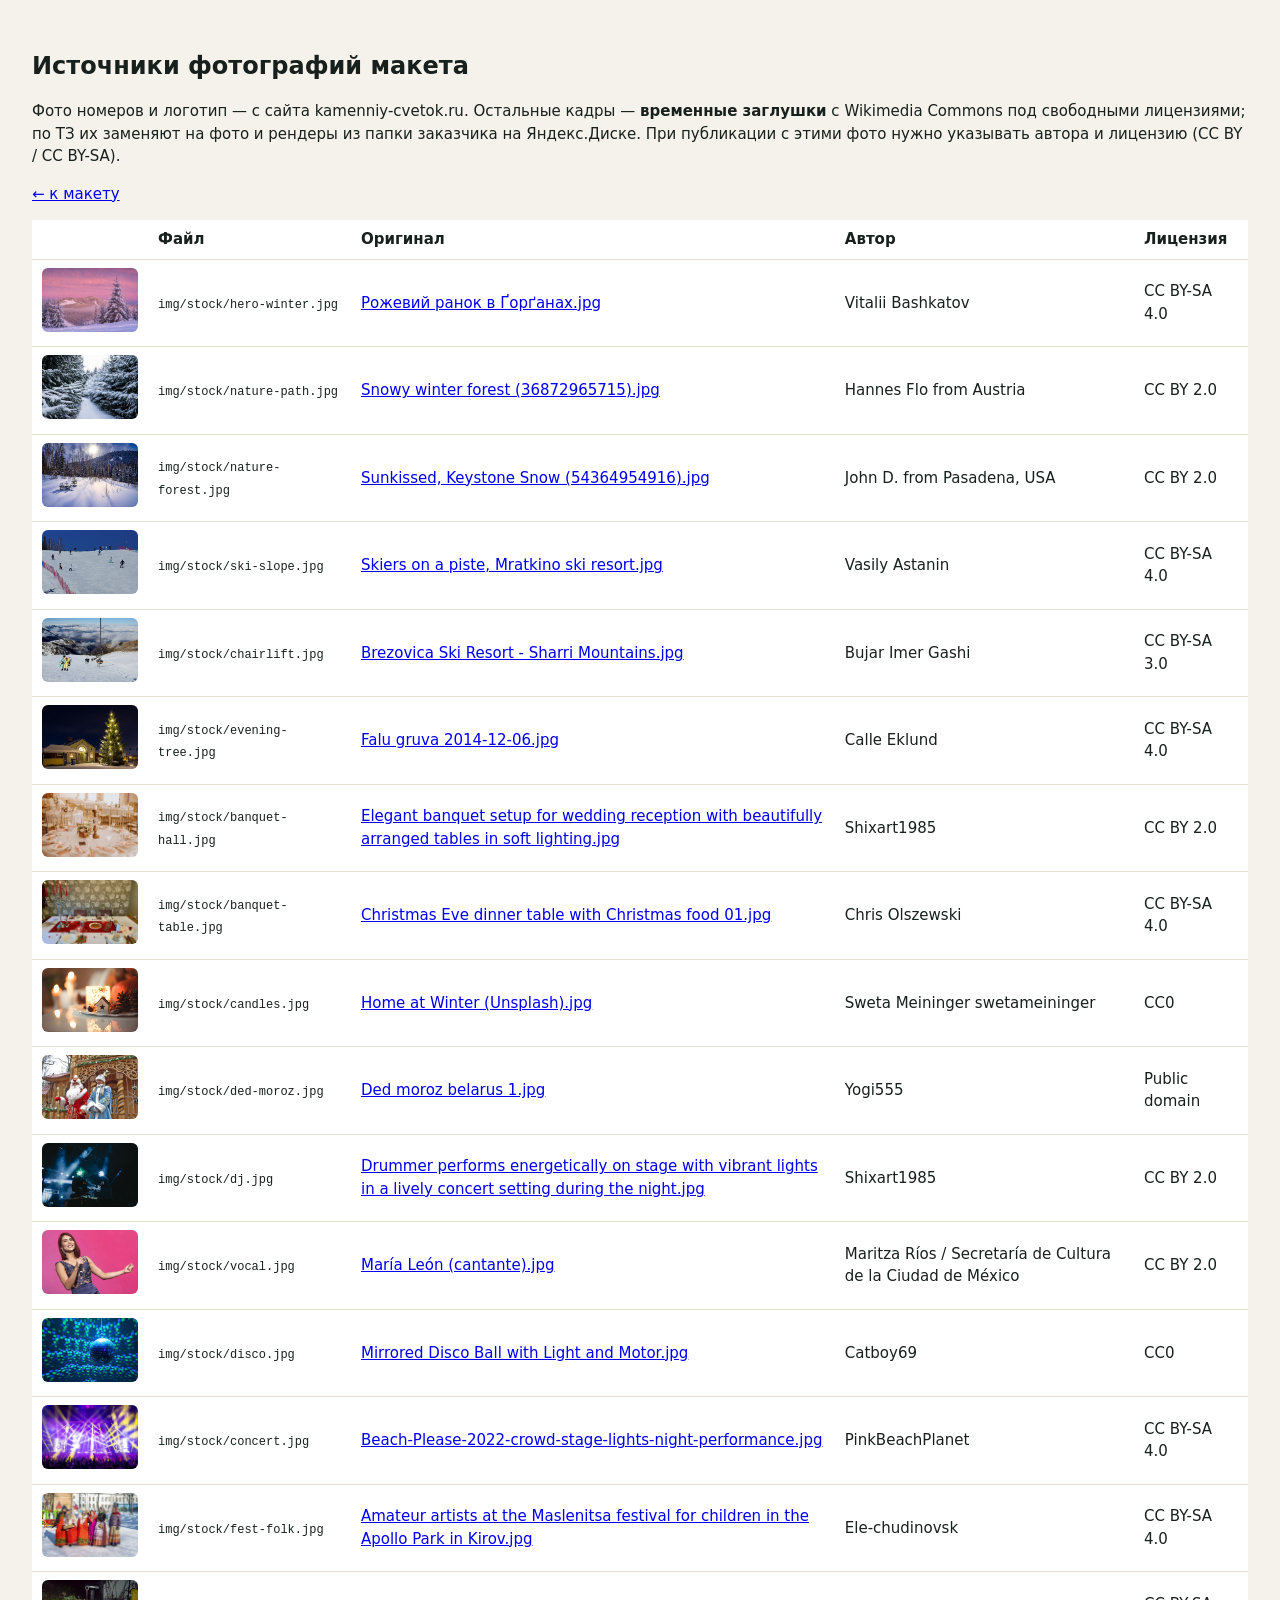
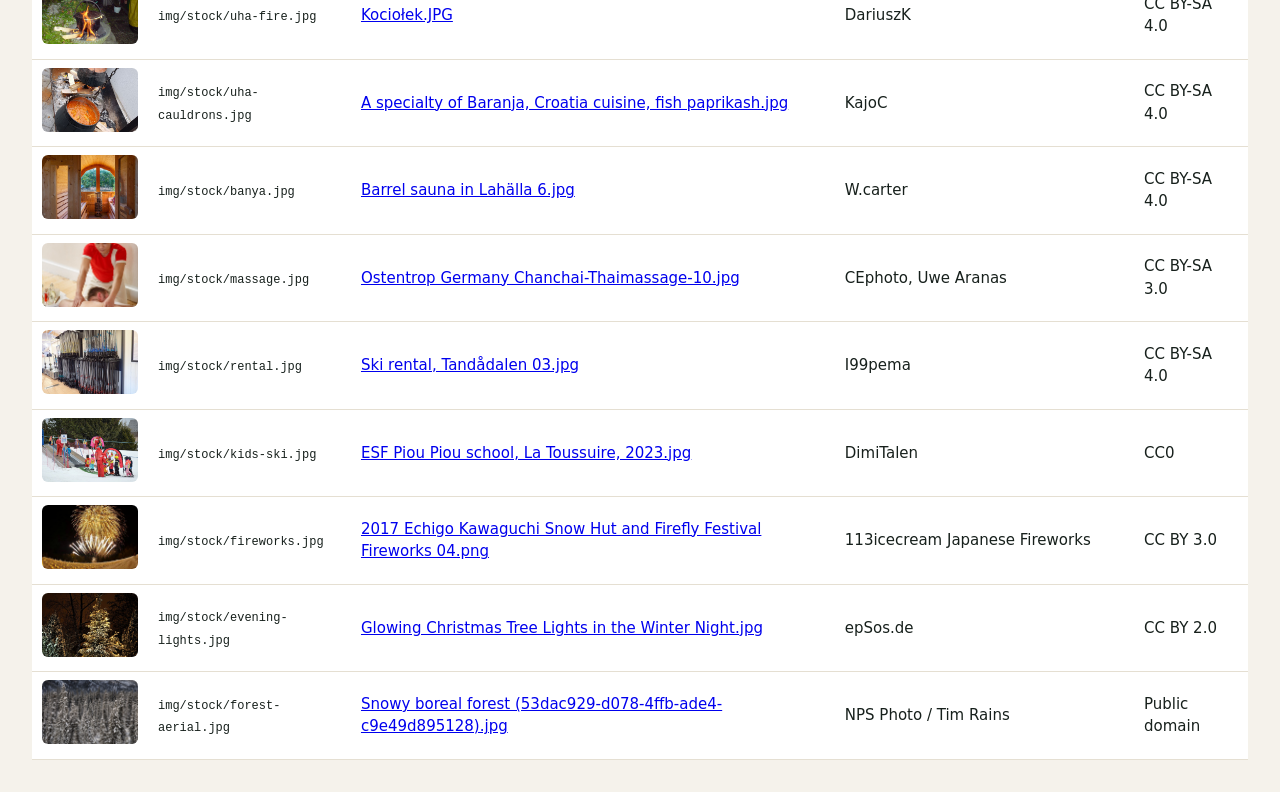
<file: credits.html>
<!doctype html><html lang="ru"><head><meta charset="utf-8"><meta name="viewport" content="width=device-width,initial-scale=1"><title>Источники фото — макет «Новый год 2027»</title>
<style>body{font:15px/1.5 system-ui,sans-serif;margin:0;padding:32px;background:#f5f2eb;color:#17201c}h1{font-size:24px}table{border-collapse:collapse;width:100%;background:#fff}td,th{border-bottom:1px solid #e5dfd2;padding:8px 10px;text-align:left;vertical-align:middle}img{width:96px;height:64px;object-fit:cover;border-radius:6px}code{font-size:12px}</style></head><body>
<h1>Источники фотографий макета</h1>
<p>Фото номеров и логотип — с сайта kamenniy-cvetok.ru. Остальные кадры — <b>временные заглушки</b> с Wikimedia Commons под свободными лицензиями; по ТЗ их заменяют на фото и рендеры из папки заказчика на Яндекс.Диске. При публикации с этими фото нужно указывать автора и лицензию (CC BY / CC BY-SA).</p>
<p><a href="index.html">← к макету</a></p>
<table><tr><th></th><th>Файл</th><th>Оригинал</th><th>Автор</th><th>Лицензия</th></tr>
<tr><td><img src="img/stock/hero-winter.jpg" alt="" loading="lazy"></td><td><code>img/stock/hero-winter.jpg</code></td><td><a href="https://commons.wikimedia.org/wiki/File:%D0%A0%D0%BE%D0%B6%D0%B5%D0%B2%D0%B8%D0%B9_%D1%80%D0%B0%D0%BD%D0%BE%D0%BA_%D0%B2_%D2%90%D0%BE%D1%80%D2%91%D0%B0%D0%BD%D0%B0%D1%85.jpg" target="_blank" rel="noopener">Рожевий ранок в Ґорґанах.jpg</a></td><td>Vitalii Bashkatov</td><td>CC BY-SA 4.0</td></tr>
<tr><td><img src="img/stock/nature-path.jpg" alt="" loading="lazy"></td><td><code>img/stock/nature-path.jpg</code></td><td><a href="https://commons.wikimedia.org/wiki/File:Snowy_winter_forest_(36872965715).jpg" target="_blank" rel="noopener">Snowy winter forest (36872965715).jpg</a></td><td>Hannes Flo from Austria</td><td>CC BY 2.0</td></tr>
<tr><td><img src="img/stock/nature-forest.jpg" alt="" loading="lazy"></td><td><code>img/stock/nature-forest.jpg</code></td><td><a href="https://commons.wikimedia.org/wiki/File:Sunkissed,_Keystone_Snow_(54364954916).jpg" target="_blank" rel="noopener">Sunkissed, Keystone Snow (54364954916).jpg</a></td><td>John D. from Pasadena, USA</td><td>CC BY 2.0</td></tr>
<tr><td><img src="img/stock/ski-slope.jpg" alt="" loading="lazy"></td><td><code>img/stock/ski-slope.jpg</code></td><td><a href="https://commons.wikimedia.org/wiki/File:Skiers_on_a_piste,_Mratkino_ski_resort.jpg" target="_blank" rel="noopener">Skiers on a piste, Mratkino ski resort.jpg</a></td><td>Vasily Astanin</td><td>CC BY-SA 4.0</td></tr>
<tr><td><img src="img/stock/chairlift.jpg" alt="" loading="lazy"></td><td><code>img/stock/chairlift.jpg</code></td><td><a href="https://commons.wikimedia.org/wiki/File:Brezovica_Ski_Resort_-_Sharri_Mountains.jpg" target="_blank" rel="noopener">Brezovica Ski Resort - Sharri Mountains.jpg</a></td><td>Bujar Imer Gashi</td><td>CC BY-SA 3.0</td></tr>
<tr><td><img src="img/stock/evening-tree.jpg" alt="" loading="lazy"></td><td><code>img/stock/evening-tree.jpg</code></td><td><a href="https://commons.wikimedia.org/wiki/File:Falu_gruva_2014-12-06.jpg" target="_blank" rel="noopener">Falu gruva 2014-12-06.jpg</a></td><td>Calle Eklund</td><td>CC BY-SA 4.0</td></tr>
<tr><td><img src="img/stock/banquet-hall.jpg" alt="" loading="lazy"></td><td><code>img/stock/banquet-hall.jpg</code></td><td><a href="https://commons.wikimedia.org/wiki/File:Elegant_banquet_setup_for_wedding_reception_with_beautifully_arranged_tables_in_soft_lighting.jpg" target="_blank" rel="noopener">Elegant banquet setup for wedding reception with beautifully arranged tables in soft lighting.jpg</a></td><td>Shixart1985</td><td>CC BY 2.0</td></tr>
<tr><td><img src="img/stock/banquet-table.jpg" alt="" loading="lazy"></td><td><code>img/stock/banquet-table.jpg</code></td><td><a href="https://commons.wikimedia.org/wiki/File:Christmas_Eve_dinner_table_with_Christmas_food_01.jpg" target="_blank" rel="noopener">Christmas Eve dinner table with Christmas food 01.jpg</a></td><td>Chris Olszewski</td><td>CC BY-SA 4.0</td></tr>
<tr><td><img src="img/stock/candles.jpg" alt="" loading="lazy"></td><td><code>img/stock/candles.jpg</code></td><td><a href="https://commons.wikimedia.org/wiki/File:Home_at_Winter_(Unsplash).jpg" target="_blank" rel="noopener">Home at Winter (Unsplash).jpg</a></td><td>Sweta Meininger swetameininger</td><td>CC0</td></tr>
<tr><td><img src="img/stock/ded-moroz.jpg" alt="" loading="lazy"></td><td><code>img/stock/ded-moroz.jpg</code></td><td><a href="https://commons.wikimedia.org/wiki/File:Ded_moroz_belarus_1.jpg" target="_blank" rel="noopener">Ded moroz belarus 1.jpg</a></td><td>Yogi555</td><td>Public domain</td></tr>
<tr><td><img src="img/stock/dj.jpg" alt="" loading="lazy"></td><td><code>img/stock/dj.jpg</code></td><td><a href="https://commons.wikimedia.org/wiki/File:Drummer_performs_energetically_on_stage_with_vibrant_lights_in_a_lively_concert_setting_during_the_night.jpg" target="_blank" rel="noopener">Drummer performs energetically on stage with vibrant lights in a lively concert setting during the night.jpg</a></td><td>Shixart1985</td><td>CC BY 2.0</td></tr>
<tr><td><img src="img/stock/vocal.jpg" alt="" loading="lazy"></td><td><code>img/stock/vocal.jpg</code></td><td><a href="https://commons.wikimedia.org/wiki/File:Mar%C3%ADa_Le%C3%B3n_(cantante).jpg" target="_blank" rel="noopener">María León (cantante).jpg</a></td><td>Maritza Ríos / Secretaría de Cultura de la Ciudad de México</td><td>CC BY 2.0</td></tr>
<tr><td><img src="img/stock/disco.jpg" alt="" loading="lazy"></td><td><code>img/stock/disco.jpg</code></td><td><a href="https://commons.wikimedia.org/wiki/File:Mirrored_Disco_Ball_with_Light_and_Motor.jpg" target="_blank" rel="noopener">Mirrored Disco Ball with Light and Motor.jpg</a></td><td>Catboy69</td><td>CC0</td></tr>
<tr><td><img src="img/stock/concert.jpg" alt="" loading="lazy"></td><td><code>img/stock/concert.jpg</code></td><td><a href="https://commons.wikimedia.org/wiki/File:Beach-Please-2022-crowd-stage-lights-night-performance.jpg" target="_blank" rel="noopener">Beach-Please-2022-crowd-stage-lights-night-performance.jpg</a></td><td>PinkBeachPlanet</td><td>CC BY-SA 4.0</td></tr>
<tr><td><img src="img/stock/fest-folk.jpg" alt="" loading="lazy"></td><td><code>img/stock/fest-folk.jpg</code></td><td><a href="https://commons.wikimedia.org/wiki/File:Amateur_artists_at_the_Maslenitsa_festival_for_children_in_the_Apollo_Park_in_Kirov.jpg" target="_blank" rel="noopener">Amateur artists at the Maslenitsa festival for children in the Apollo Park in Kirov.jpg</a></td><td>Ele-chudinovsk</td><td>CC BY-SA 4.0</td></tr>
<tr><td><img src="img/stock/uha-fire.jpg" alt="" loading="lazy"></td><td><code>img/stock/uha-fire.jpg</code></td><td><a href="https://commons.wikimedia.org/wiki/File:Kocio%C5%82ek.JPG" target="_blank" rel="noopener">Kociołek.JPG</a></td><td>DariuszK</td><td>CC BY-SA 4.0</td></tr>
<tr><td><img src="img/stock/uha-cauldrons.jpg" alt="" loading="lazy"></td><td><code>img/stock/uha-cauldrons.jpg</code></td><td><a href="https://commons.wikimedia.org/wiki/File:A_specialty_of_Baranja,_Croatia_cuisine,_fish_paprikash.jpg" target="_blank" rel="noopener">A specialty of Baranja, Croatia cuisine, fish paprikash.jpg</a></td><td>KajoC</td><td>CC BY-SA 4.0</td></tr>
<tr><td><img src="img/stock/banya.jpg" alt="" loading="lazy"></td><td><code>img/stock/banya.jpg</code></td><td><a href="https://commons.wikimedia.org/wiki/File:Barrel_sauna_in_Lah%C3%A4lla_6.jpg" target="_blank" rel="noopener">Barrel sauna in Lahälla 6.jpg</a></td><td>W.carter</td><td>CC BY-SA 4.0</td></tr>
<tr><td><img src="img/stock/massage.jpg" alt="" loading="lazy"></td><td><code>img/stock/massage.jpg</code></td><td><a href="https://commons.wikimedia.org/wiki/File:Ostentrop_Germany_Chanchai-Thaimassage-10.jpg" target="_blank" rel="noopener">Ostentrop Germany Chanchai-Thaimassage-10.jpg</a></td><td>CEphoto, Uwe Aranas</td><td>CC BY-SA 3.0</td></tr>
<tr><td><img src="img/stock/rental.jpg" alt="" loading="lazy"></td><td><code>img/stock/rental.jpg</code></td><td><a href="https://commons.wikimedia.org/wiki/File:Ski_rental,_Tand%C3%A5dalen_03.jpg" target="_blank" rel="noopener">Ski rental, Tandådalen 03.jpg</a></td><td>I99pema</td><td>CC BY-SA 4.0</td></tr>
<tr><td><img src="img/stock/kids-ski.jpg" alt="" loading="lazy"></td><td><code>img/stock/kids-ski.jpg</code></td><td><a href="https://commons.wikimedia.org/wiki/File:ESF_Piou_Piou_school,_La_Toussuire,_2023.jpg" target="_blank" rel="noopener">ESF Piou Piou school, La Toussuire, 2023.jpg</a></td><td>DimiTalen</td><td>CC0</td></tr>
<tr><td><img src="img/stock/fireworks.jpg" alt="" loading="lazy"></td><td><code>img/stock/fireworks.jpg</code></td><td><a href="https://commons.wikimedia.org/wiki/File:2017_Echigo_Kawaguchi_Snow_Hut_and_Firefly_Festival_Fireworks_04.png" target="_blank" rel="noopener">2017 Echigo Kawaguchi Snow Hut and Firefly Festival Fireworks 04.png</a></td><td>113icecream Japanese Fireworks</td><td>CC BY 3.0</td></tr>
<tr><td><img src="img/stock/evening-lights.jpg" alt="" loading="lazy"></td><td><code>img/stock/evening-lights.jpg</code></td><td><a href="https://commons.wikimedia.org/wiki/File:Glowing_Christmas_Tree_Lights_in_the_Winter_Night.jpg" target="_blank" rel="noopener">Glowing Christmas Tree Lights in the Winter Night.jpg</a></td><td>epSos.de</td><td>CC BY 2.0</td></tr>
<tr><td><img src="img/stock/forest-aerial.jpg" alt="" loading="lazy"></td><td><code>img/stock/forest-aerial.jpg</code></td><td><a href="https://commons.wikimedia.org/wiki/File:Snowy_boreal_forest_(53dac929-d078-4ffb-ade4-c9e49d895128).jpg" target="_blank" rel="noopener">Snowy boreal forest (53dac929-d078-4ffb-ade4-c9e49d895128).jpg</a></td><td>NPS Photo / Tim Rains</td><td>Public domain</td></tr>
</table></body></html>
</file>
<file: css/styles.css>
/* =========================================================
   Каменный цветок — промостраница «Новый год 2027»
   Палитра: хвоя + ночная синь + снег + золото,
   акценты кристаллов из логотипа (рубин, аметист, сапфир, изумруд)
   ========================================================= */
:root{
  --pine-950:#0a1d18; --pine-900:#0f2a24; --pine-800:#15392f; --pine-700:#1d4b3f; --pine-600:#2a6150;
  --night-950:#08121f; --night-900:#0d1a2b; --night-800:#13263f; --night-700:#1c3556;
  --snow:#f5f2eb; --snow-2:#ece6da; --paper:#fffdf9;
  --ink:#17201c; --ink-2:#4b5752; --ink-3:#7a837e; --line:#ddd5c5; --line-2:#e9e3d6;
  --gold:#cfa957; --gold-2:#e6c887; --gold-3:#f3e2b6; --gold-ink:#7d5f1f;
  --ruby:#de486b; --ruby-2:#f67b97; --amethyst:#7d4e85; --sapphire:#4c8fe0; --emerald:#00ba88;
  --warn:#b8452f; --warn-bg:#fbeee8;
  --r-sm:10px; --r:16px; --r-lg:24px; --r-xl:32px;
  --sh-1:0 1px 2px rgba(15,42,36,.06),0 4px 14px rgba(15,42,36,.06);
  --sh-2:0 2px 6px rgba(15,42,36,.08),0 18px 40px -12px rgba(15,42,36,.22);
  --f-display:"Cormorant Garamond",Georgia,"Times New Roman",serif;
  --f-body:"Golos Text",system-ui,-apple-system,"Segoe UI",Roboto,Arial,sans-serif;
  --wrap:1200px; --hdr:76px;
  --ease:cubic-bezier(.2,.7,.2,1);
}
*,*::before,*::after{box-sizing:border-box}
html{scroll-behavior:smooth;scroll-padding-top:calc(var(--hdr) + 8px);-webkit-text-size-adjust:100%}
body{margin:0;font-variant-numeric:lining-nums;font-feature-settings:"lnum" 1;font-family:var(--f-body);font-size:17px;line-height:1.6;color:var(--ink);background:var(--snow);-webkit-font-smoothing:antialiased;text-rendering:optimizeLegibility}
img{display:block;max-width:100%;height:auto}
a{color:inherit}
h1,h2,h3,p,ul,dl,dd,figure{margin:0}
ul{padding:0;list-style:none}
svg{width:1em;height:1em;flex:none}
button{font:inherit;color:inherit;cursor:pointer;background:none;border:0;padding:0}
:focus-visible{outline:3px solid var(--gold);outline-offset:3px;border-radius:6px}
.wrap{width:100%;max-width:var(--wrap);margin:0 auto;padding:0 24px}
.skip{position:absolute;left:-9999px;top:8px;z-index:200;background:var(--gold);color:var(--pine-950);padding:10px 16px;border-radius:8px;font-weight:600}
.skip:focus{left:8px}

/* ---------- Типографика ---------- */
.h2{font-family:var(--f-display);font-weight:600;font-size:clamp(34px,4.4vw,56px);line-height:1.04;letter-spacing:-.01em;color:var(--pine-900)}
.h2 em{font-style:italic;font-weight:500;color:var(--pine-600)}
.h2--light{color:#fff}
.h2--light em{color:var(--gold-2)}
.h3{font-family:var(--f-display);font-weight:600;font-size:32px;line-height:1.1;color:var(--pine-900)}
.eyebrow{display:inline-flex;align-items:center;gap:10px;font-size:13px;font-weight:600;letter-spacing:.14em;text-transform:uppercase;color:var(--pine-600);margin-bottom:18px}
.eyebrow img{width:22px;height:auto}
.eyebrow--light{color:var(--gold-2)}
.sec__lead{font-size:18px;line-height:1.6;color:var(--ink-2);max-width:60ch;margin-top:18px}
.sec__lead--light{color:rgba(255,255,255,.82)}

/* ---------- Кнопки ---------- */
.btn{--bg:var(--pine-900);--fg:#fff;display:inline-flex;align-items:center;justify-content:center;gap:10px;min-height:52px;padding:0 26px;border-radius:999px;background:var(--bg);color:var(--fg);font-weight:600;font-size:16px;line-height:1.1;text-decoration:none;text-align:center;border:1.5px solid transparent;transition:transform .25s var(--ease),box-shadow .25s var(--ease),background-color .2s,color .2s,border-color .2s;-webkit-tap-highlight-color:transparent}
.btn svg{width:18px;height:18px;transition:transform .25s var(--ease)}
.btn:hover{transform:translateY(-2px)}
.btn:hover svg{transform:translateX(3px)}
.btn:active{transform:translateY(0)}
.btn--gold{--bg:linear-gradient(180deg,var(--gold-2),var(--gold));background:linear-gradient(180deg,#ebcf92 0%,var(--gold) 100%);color:#1a1405;box-shadow:0 1px 0 rgba(255,255,255,.45) inset,0 10px 24px -10px rgba(207,169,87,.75)}
.btn--gold:hover{box-shadow:0 1px 0 rgba(255,255,255,.45) inset,0 16px 30px -12px rgba(207,169,87,.9)}
.btn--pine{--bg:var(--pine-900)}
.btn--pine:hover{--bg:var(--pine-700)}
.btn--glass{background:rgba(255,255,255,.12);border-color:rgba(255,255,255,.45);color:#fff;-webkit-backdrop-filter:blur(8px);backdrop-filter:blur(8px)}
.btn--glass:hover{background:rgba(255,255,255,.22)}
.btn--outline{background:transparent;color:var(--pine-900);border-color:var(--pine-900)}
.btn--outline:hover{background:var(--pine-900);color:#fff}
.btn--lg{min-height:60px;padding:0 32px;font-size:17px}
.btn--sm{min-height:42px;padding:0 20px;font-size:15px}
.btn--block{width:100%}
.round{width:52px;height:52px;border-radius:50%;display:grid;place-items:center;border:1.5px solid var(--pine-900);color:var(--pine-900);transition:background .2s,color .2s,opacity .2s}
.round svg{width:20px;height:20px}
.round:hover{background:var(--pine-900);color:#fff}
.round:disabled{opacity:.3;pointer-events:none}

/* ---------- Шапка ---------- */
.hdr{position:fixed;inset:0 0 auto;z-index:50;height:var(--hdr);color:#fff;transition:background .3s,box-shadow .3s,color .3s}
.hdr__in{height:100%;display:flex;align-items:center;gap:28px}
.hdr__logo{display:flex;align-items:center;gap:12px;text-decoration:none;flex:none}
.hdr__logo img{width:44px;height:auto}
.hdr__logo-dark{display:none!important}
.hdr__brand{font-size:12px;line-height:1.15;letter-spacing:.12em;text-transform:uppercase;border-left:1px solid currentColor;padding-left:12px;opacity:.92}
.hdr__brand b{font-family:var(--f-display);font-size:22px;letter-spacing:.04em;font-weight:600;color:var(--gold-2)}
.hdr__nav{display:flex;gap:22px;margin-left:auto}
.hdr__nav a{font-size:15px;font-weight:500;text-decoration:none;opacity:.88;position:relative;padding:6px 0}
.hdr__nav a::after{content:"";position:absolute;left:0;right:0;bottom:0;height:1.5px;background:var(--gold);transform:scaleX(0);transform-origin:left;transition:transform .25s var(--ease)}
.hdr__nav a:hover{opacity:1}
.hdr__nav a:hover::after,.hdr__nav a.is-active::after{transform:scaleX(1)}
.hdr__nav-phone{display:none!important}
.hdr__phone{display:none;align-items:center;gap:8px;font-size:15px;font-weight:600;text-decoration:none;white-space:nowrap}
.hdr__phone svg{width:17px;height:17px;color:var(--gold-2)}
.hdr__burger{display:none;width:44px;height:44px;place-items:center;border-radius:12px}
.hdr__burger svg{width:26px;height:26px}
.hdr.is-solid{background:rgba(255,253,249,.94);-webkit-backdrop-filter:saturate(1.4) blur(14px);backdrop-filter:saturate(1.4) blur(14px);box-shadow:0 1px 0 var(--line-2),0 10px 30px -18px rgba(15,42,36,.35);color:var(--pine-900)}
.hdr.is-solid .hdr__logo-light{display:none}
.hdr.is-solid .hdr__logo-dark{display:block!important}
.hdr.is-solid .hdr__brand b{color:var(--gold-ink)}
.hdr.is-solid .hdr__phone svg{color:var(--pine-600)}

/* ---------- Hero ---------- */
.hero{position:relative;min-height:100vh;min-height:100svh;display:flex;align-items:flex-end;color:#fff;overflow:hidden;background:var(--night-900)}
.hero__bg{position:absolute;inset:0}
.hero__bg img{width:100%;height:100%;object-fit:cover;object-position:50% 40%;transform:scale(1.06);animation:heroZoom 18s var(--ease) forwards}
.hero__bg::after{content:"";position:absolute;inset:0;background:
  linear-gradient(180deg,rgba(8,18,31,.55) 0%,rgba(8,18,31,.05) 30%,rgba(8,18,31,.25) 55%,rgba(10,29,24,.92) 100%),
  radial-gradient(120% 70% at 10% 100%,rgba(10,29,24,.85),transparent 60%)}
@keyframes heroZoom{to{transform:scale(1)}}
.hero__snow{position:absolute;inset:0;width:100%;height:100%;pointer-events:none}
.hero__in{position:relative;padding-top:calc(var(--hdr) + 60px);padding-bottom:72px}
.hero__dates{display:inline-flex;align-items:center;gap:10px;font-size:15px;font-weight:600;letter-spacing:.06em;text-transform:uppercase;color:var(--gold-2);padding:9px 16px;border:1px solid rgba(230,200,135,.5);border-radius:999px;background:rgba(10,29,24,.35);-webkit-backdrop-filter:blur(6px);backdrop-filter:blur(6px)}
.hero__dates svg{width:18px;height:18px}
.hero__title{font-family:var(--f-display);font-weight:600;font-size:clamp(52px,8.4vw,120px);line-height:.92;letter-spacing:-.015em;margin-top:26px;text-shadow:0 2px 30px rgba(0,0,0,.25)}
.hero__title span{display:block;font-style:italic;font-weight:500;color:var(--gold-2);font-size:.62em;line-height:1.05;margin-top:.12em}
.hero__lead{font-size:clamp(18px,1.6vw,21px);line-height:1.5;max-width:40ch;margin-top:22px;color:rgba(255,255,255,.9)}
.hero__chips{display:flex;flex-wrap:wrap;gap:10px;margin-top:28px;max-width:760px}
.hero__chips li{display:inline-flex;align-items:center;gap:8px;font-size:15px;font-weight:500;padding:8px 14px 8px 12px;border-radius:999px;background:rgba(255,255,255,.1);border:1px solid rgba(255,255,255,.18);-webkit-backdrop-filter:blur(8px);backdrop-filter:blur(8px)}
.hero__chips svg{width:18px;height:18px;color:var(--gold-2)}
.hero__actions{display:flex;flex-wrap:wrap;gap:14px;margin-top:34px}
.hero__actions--center{justify-content:center}
.hero__promo{position:absolute;right:24px;bottom:72px;display:flex;align-items:center;gap:16px;text-decoration:none;padding:18px 22px 18px 20px;border-radius:var(--r-lg);background:rgba(10,29,24,.55);border:1px solid rgba(230,200,135,.45);-webkit-backdrop-filter:blur(10px);backdrop-filter:blur(10px);transition:transform .3s var(--ease),background .3s}
.hero__promo:hover{transform:translateY(-3px);background:rgba(10,29,24,.7)}
.hero__promo b{font-family:var(--f-display);font-size:54px;line-height:1;color:var(--gold-2);font-weight:700}
.hero__promo span{font-size:14px;line-height:1.35;color:rgba(255,255,255,.9)}
.hero__promo svg{width:20px;height:20px;color:var(--gold-2)}

/* ---------- Секции ---------- */
.sec{padding:120px 0;position:relative}
.sec--snow{background:var(--snow)}
.sec--paper{background:var(--paper)}
.sec--night{background:var(--night-900);color:#fff}
.sec__head{margin-bottom:56px;max-width:780px}
.sec__head--center{text-align:center;margin-left:auto;margin-right:auto}
.sec__head--center .sec__lead{margin-left:auto;margin-right:auto}
.sec__head--split{max-width:none;display:flex;align-items:flex-end;justify-content:space-between;gap:40px}
.sec__head--split .sec__lead{max-width:46ch;margin:0}

/* ---------- 4.2 Атмосфера ---------- */
.mood{display:grid;grid-template-columns:repeat(12,1fr);grid-auto-rows:170px;gap:20px}
.mood__item{position:relative;border-radius:var(--r-lg);overflow:hidden;background:var(--pine-800);isolation:isolate}
.mood__item img{width:100%;height:100%;object-fit:cover;transition:transform 1.2s var(--ease)}
.mood__item:hover img{transform:scale(1.05)}
.mood__item::after{content:"";position:absolute;inset:0;background:linear-gradient(180deg,transparent 45%,rgba(10,29,24,.82));z-index:0}
.mood__item figcaption{position:absolute;left:0;right:0;bottom:0;z-index:1;padding:24px 26px;color:rgba(255,255,255,.86);font-size:15px;line-height:1.45;max-width:420px}
.mood__item figcaption b{display:block;font-family:var(--f-display);font-size:30px;font-weight:600;line-height:1.05;color:#fff;margin-bottom:6px}
.mood__item--a{grid-column:1/8;grid-row:span 2}
.mood__item--b{grid-column:8/13;grid-row:span 2}
.mood__item--c{grid-column:8/13;grid-row:3/5}
.mood__item--d{grid-column:1/8;grid-row:3/5}
.mood__item--d img{object-position:50% 60%}

/* ---------- 4.3 Тарифы ---------- */
.tariffs{display:grid;grid-template-columns:1fr 1fr;gap:28px;align-items:stretch}
.tariff{display:flex;flex-direction:column;background:#fff;border:1px solid var(--line);border-radius:var(--r-xl);overflow:hidden;box-shadow:var(--sh-1);transition:box-shadow .3s,transform .3s var(--ease)}
.tariff:hover{box-shadow:var(--sh-2);transform:translateY(-4px)}
.tariff--main{border:2px solid var(--gold);box-shadow:0 0 0 6px rgba(207,169,87,.14),var(--sh-2)}
.tariff__media{position:relative;aspect-ratio:16/10;overflow:hidden;background:var(--pine-800)}
.tariff__media img{width:100%;height:100%;object-fit:cover}
.tariff__badge{position:absolute;top:18px;left:18px;display:flex;align-items:center;gap:10px;padding:8px 16px 8px 8px;border-radius:999px;background:var(--ruby);color:#fff;font-size:14px;font-weight:600;box-shadow:0 10px 24px -10px rgba(222,72,107,.8)}
.tariff__badge b{display:grid;place-items:center;height:36px;padding:0 12px;border-radius:999px;background:#fff;color:var(--ruby);font-size:16px;font-weight:700}
.tariff__body{display:flex;flex-direction:column;flex:1;padding:34px 36px 32px}
.tariff__kicker{font-size:13px;font-weight:600;letter-spacing:.14em;text-transform:uppercase;color:var(--ink-3)}
.tariff__name{font-family:var(--f-display);font-size:46px;font-weight:600;line-height:1;color:var(--pine-900);margin-top:6px}
.tariff--main .tariff__name{color:var(--gold-ink)}
.tariff__desc{color:var(--ink-2);margin-top:12px;font-size:16px}
.tariff__list{margin-top:24px;display:grid;gap:12px;flex:1}
.tariff__list li{display:flex;gap:12px;font-size:16px;line-height:1.45}
.tariff__list svg{width:22px;height:22px;padding:3px;border-radius:50%;background:rgba(0,186,136,.14);color:#0a8a66;margin-top:1px}
.tariff__list .is-extra{background:linear-gradient(90deg,rgba(207,169,87,.16),rgba(207,169,87,0));margin:0 -14px;padding:10px 14px;border-radius:12px}
.tariff__list .is-extra svg{background:var(--gold);color:#fff}
.tariff__list .is-off{color:var(--ink-3)}
.tariff__list .is-off svg{background:var(--snow-2);color:var(--ink-3)}
.tariff__foot{margin-top:28px;padding-top:24px;border-top:1px dashed var(--line)}
.tariff__price{font-size:14px;color:var(--ink-3);margin-bottom:14px}
.tariff__note{font-size:13px;color:var(--ink-3);text-align:center;margin-top:10px}

.compare{margin:56px auto 0;max-width:860px;border:1px solid var(--line);border-radius:var(--r-lg);overflow:hidden;background:#fff}
.compare__row{display:grid;grid-template-columns:1.6fr 1fr 1fr;align-items:center;border-top:1px solid var(--line-2)}
.compare__row:first-child{border-top:0}
.compare__row span{padding:14px 22px;font-size:15px}
.compare__row span:not(:first-child){text-align:center;display:flex;justify-content:center}
.compare__row--head{background:var(--pine-900);color:#fff}
.compare__row--head span{font-weight:600;font-size:14px;letter-spacing:.04em}
.compare__row--head span:nth-child(2){color:var(--gold-2)}
.compare__row--hl{background:rgba(207,169,87,.08)}
.compare .y svg{width:22px;height:22px;color:#0a8a66}
.compare .n svg{width:22px;height:22px;color:#b9b2a4}

/* ---------- 4.4 Программа ---------- */
.program{overflow:hidden;background:var(--night-950)}
.program__bg{position:absolute;inset:0;opacity:.4}
.program__bg img{width:100%;height:100%;object-fit:cover;filter:saturate(.8)}
.program__bg::after{content:"";position:absolute;inset:0;background:linear-gradient(180deg,var(--night-950) 0%,rgba(8,18,31,.55) 40%,var(--night-950) 100%)}
.program .wrap{position:relative}
.acts{display:grid;grid-template-columns:repeat(6,1fr);grid-auto-rows:300px;grid-auto-flow:row dense;gap:20px}
.act{position:relative;grid-column:span 2;border-radius:var(--r-lg);overflow:hidden;background:var(--night-800);border:1px solid rgba(255,255,255,.08);isolation:isolate}
.act--wide{grid-column:span 4}
.act img{position:absolute;inset:0;width:100%;height:100%;object-fit:cover;z-index:-2;transition:transform 1.2s var(--ease)}
.act:hover img{transform:scale(1.06)}
.act::before{content:"";position:absolute;inset:0;z-index:-1;background:linear-gradient(180deg,rgba(8,18,31,0) 20%,rgba(8,18,31,.7) 52%,rgba(8,18,31,.97) 82%)}
.act__body h3,.act__body p{text-shadow:0 1px 12px rgba(0,0,0,.45)}
.act--plain{background:radial-gradient(120% 90% at 100% 0%,rgba(76,143,224,.35),transparent 55%),radial-gradient(110% 90% at 0% 100%,rgba(125,78,133,.45),transparent 60%),var(--night-800)}
.act--plain::before{display:none}
.act__body{position:absolute;left:0;right:0;bottom:0;padding:24px 26px}
.act__body svg{width:40px;height:40px;padding:9px;border-radius:12px;background:rgba(230,200,135,.16);color:var(--gold-2);border:1px solid rgba(230,200,135,.35);margin-bottom:14px}
.act__body h3{font-family:var(--f-display);font-size:32px;font-weight:600;line-height:1.05}
.act__body p{font-size:15px;color:rgba(255,255,255,.78);margin-top:6px;max-width:34ch}

/* ---------- 4.5 Банкет ---------- */
.banquet{display:grid;grid-template-columns:1fr 1fr;gap:72px;align-items:center}
.banquet__media{position:relative;padding:0 48px 48px 0}
.banquet__main{width:100%;aspect-ratio:4/5;object-fit:cover;border-radius:var(--r-xl);box-shadow:var(--sh-2)}
.banquet__inset{position:absolute;right:0;bottom:0;width:46%;aspect-ratio:1;object-fit:cover;border-radius:var(--r-lg);border:8px solid var(--snow);box-shadow:var(--sh-2)}
.facts{display:grid;grid-template-columns:repeat(3,1fr);gap:12px;margin-top:30px}
.facts div{padding:18px;border-radius:var(--r);background:#fff;border:1px solid var(--line)}
.facts dt{display:flex;align-items:center;gap:8px;font-size:13px;color:var(--ink-3);font-weight:500}
.facts dt svg{width:18px;height:18px;color:var(--pine-600)}
.facts dd{font-family:var(--f-display);font-size:24px;line-height:1.1;font-weight:600;color:var(--pine-900);margin-top:6px}
.callout{display:flex;gap:14px;align-items:flex-start;margin-top:20px;padding:18px 20px;border-radius:var(--r);background:rgba(76,143,224,.08);border:1px solid rgba(76,143,224,.25);font-size:15px;color:var(--ink-2)}
.callout svg{width:22px;height:22px;color:var(--sapphire);margin-top:2px}
.banquet__actions{display:flex;flex-wrap:wrap;gap:12px;margin-top:28px}
.seats{display:flex;align-items:center;gap:12px;margin-top:22px;font-size:14px;color:var(--ink-3)}
.seats__bar{width:120px;height:6px;border-radius:9px;background:var(--snow-2);overflow:hidden}
.seats__bar i{display:block;height:100%;width:var(--fill);background:linear-gradient(90deg,var(--gold),var(--ruby))}

/* ---------- 4.6 1 января ---------- */
.jan1{position:relative;padding:140px 0;color:#fff;overflow:hidden;background:var(--pine-950)}
.jan1__bg{position:absolute;inset:0}
.jan1__bg img{width:100%;height:100%;object-fit:cover;object-position:50% 30%}
.jan1__bg::after{content:"";position:absolute;inset:0;background:linear-gradient(90deg,rgba(10,29,24,.95) 0%,rgba(10,29,24,.82) 42%,rgba(10,29,24,.25) 100%)}
.jan1__in{position:relative;display:grid;grid-template-columns:1.1fr .9fr;gap:60px;align-items:center}
.jan1__date{display:flex;align-items:center;gap:16px;font-size:15px;line-height:1.2;text-transform:uppercase;letter-spacing:.14em;font-weight:600;color:var(--gold-2);margin-bottom:24px}
.jan1__date span{font-family:var(--f-display);font-size:96px;line-height:.8;letter-spacing:0;color:#fff}
.pill{display:inline-flex;align-items:center;gap:10px;margin-top:28px;padding:12px 18px;border-radius:999px;font-weight:600;font-size:15px}
.pill svg{width:20px;height:20px}
.pill--gold{background:rgba(230,200,135,.16);border:1px solid rgba(230,200,135,.55);color:var(--gold-3)}
.jan1__cards{display:grid;grid-template-columns:1fr 1fr;gap:16px}
.jan1__cards figure{position:relative;border-radius:var(--r-lg);overflow:hidden;aspect-ratio:3/4;box-shadow:0 20px 50px -20px rgba(0,0,0,.6)}
.jan1__cards figure:nth-child(2){transform:translateY(48px)}
.jan1__cards img{width:100%;height:100%;object-fit:cover}
.jan1__cards figcaption{position:absolute;left:12px;bottom:12px;padding:8px 14px;border-radius:999px;background:rgba(10,29,24,.7);-webkit-backdrop-filter:blur(6px);backdrop-filter:blur(6px);font-size:14px;font-weight:500}

/* ---------- 4.7 Инфраструктура ---------- */
.infra{display:grid;grid-template-columns:repeat(3,1fr);gap:24px}
.infra__item{background:#fff;border:1px solid var(--line);border-radius:var(--r-lg);overflow:hidden;transition:box-shadow .3s,transform .3s var(--ease)}
.infra__item:hover{box-shadow:var(--sh-2);transform:translateY(-4px)}
.infra__img{aspect-ratio:16/10;overflow:hidden;background:var(--pine-800)}
.infra__img img{width:100%;height:100%;object-fit:cover;transition:transform 1.2s var(--ease)}
.infra__item:hover .infra__img img{transform:scale(1.05)}
.infra__body{position:relative;padding:34px 26px 28px}
.infra__body h3{font-family:var(--f-display);font-size:28px;font-weight:600;line-height:1.1;color:var(--pine-900)}
.infra__body p{font-size:15px;color:var(--ink-2);margin-top:8px}
.ico{position:absolute;top:-26px;left:24px;width:52px;height:52px;border-radius:16px;display:grid;place-items:center;background:var(--pine-900);color:var(--gold-2);box-shadow:0 8px 20px -8px rgba(15,42,36,.6)}
.ico svg{width:26px;height:26px}
.infra__item--accent{border-color:var(--gold)}
.infra__item--accent .ico{background:var(--gold);color:var(--pine-950)}

/* ---------- 4.8 Карусель номеров ---------- */
.carousel{overflow-x:auto;overflow-y:hidden;scroll-snap-type:x mandatory;scrollbar-width:none;-webkit-overflow-scrolling:touch;margin:0 -24px;padding:6px 24px 24px;scroll-padding:0 24px}
.carousel::-webkit-scrollbar{display:none}
.carousel__track{display:grid;grid-auto-flow:column;grid-auto-columns:calc((100% - 48px)/3);gap:24px}
.carousel__nav{display:flex;gap:10px;flex:none}
.room{scroll-snap-align:start;background:#fff;border:1px solid var(--line);border-radius:var(--r-lg);overflow:hidden;display:flex;flex-direction:column;transition:box-shadow .3s}
.room:hover{box-shadow:var(--sh-2)}
.room img{aspect-ratio:4/3;width:100%;object-fit:cover}
.room__body{padding:22px 24px 24px;display:flex;flex-direction:column;flex:1}
.room__body h3{font-family:var(--f-display);font-size:28px;font-weight:600;line-height:1.1;color:var(--pine-900)}
.room__meta{display:flex;gap:18px;margin:12px 0 20px;font-size:15px;color:var(--ink-2);flex:1}
.room__meta span{display:inline-flex;align-items:center;gap:7px}
.room__meta svg{width:18px;height:18px;color:var(--pine-600)}
.carousel__dots{display:flex;justify-content:center;gap:8px;margin-top:8px}
.carousel__dots i{width:8px;height:8px;border-radius:9px;background:var(--line);transition:width .3s,background .3s}
.carousel__dots i.is-on{width:28px;background:var(--pine-900)}

/* ---------- 4.9 Условия ---------- */
.terms{display:grid;grid-template-columns:.85fr 1.15fr;gap:72px;align-items:start}
.terms__head{position:sticky;top:calc(var(--hdr) + 32px)}
.tour-line{display:grid;grid-template-columns:repeat(3,1fr);gap:8px;margin-top:32px}
.tour-line__day{padding:16px 14px;border-radius:var(--r);text-align:center;font-size:13px;line-height:1.3;border:1.5px solid}
.tour-line__day b{display:block;font-family:var(--f-display);font-size:28px;line-height:1;margin-bottom:6px}
.tour-line__day.is-ok{border-color:var(--pine-600);color:var(--pine-700);background:rgba(42,97,80,.06)}
.tour-line__day.is-stop{border-color:var(--warn);color:var(--warn);background:var(--warn-bg);border-style:dashed}
.terms__list{display:grid;gap:14px}
.term{display:flex;gap:18px;padding:22px 24px;border-radius:var(--r-lg);background:var(--snow);border:1px solid var(--line-2)}
.term h3{font-size:18px;font-weight:600;line-height:1.35;color:var(--pine-900)}
.term p{font-size:15px;color:var(--ink-2);margin-top:4px}
.term__ico{width:46px;height:46px;border-radius:14px;display:grid;place-items:center;background:#fff;color:var(--pine-600);border:1px solid var(--line);flex:none}
.term__ico svg{width:22px;height:22px}
.term--warn{background:var(--warn-bg);border-color:rgba(184,69,47,.28)}
.term--warn h3{color:var(--warn)}
.term--warn .term__ico{color:#fff;background:var(--warn);border-color:var(--warn)}

/* ---------- 4.10 Раннее бронирование ---------- */
.early{position:relative;padding:120px 0;color:#fff;overflow:hidden;background:var(--night-950)}
.early__bg{position:absolute;inset:0}
.early__bg img{width:100%;height:100%;object-fit:cover;object-position:50% 35%;opacity:.75}
.early__bg::after{content:"";position:absolute;inset:0;background:radial-gradient(80% 120% at 85% 50%,rgba(8,18,31,.2),rgba(8,18,31,.92) 70%)}
.early__in{position:relative;display:grid;grid-template-columns:auto 1fr;gap:64px;align-items:center}
.early__num{font-family:var(--f-display);font-weight:700;font-size:clamp(130px,17vw,240px);line-height:.8;letter-spacing:-.04em;color:var(--gold-2);text-shadow:0 10px 50px rgba(207,169,87,.4)}
.early__num small{font-size:.45em;letter-spacing:0}
.early__terms{display:grid;gap:12px;margin:26px 0 34px;max-width:56ch}
.early__terms li{display:flex;gap:12px;color:rgba(255,255,255,.88);font-size:16px}
.early__terms svg{width:22px;height:22px;color:var(--gold-2);margin-top:2px}

/* ---------- Афиша ---------- */
.legend{display:flex;flex-wrap:wrap;gap:18px;font-size:14px;color:var(--ink-2)}
.legend li{display:flex;align-items:center;gap:8px}
.lg{width:14px;height:14px;border-radius:4px}
.lg--tour{background:var(--gold)}
.lg--base{background:#fff;border:1.5px solid var(--pine-600)}
.days{display:grid;grid-template-columns:repeat(11,minmax(84px,1fr));gap:10px;overflow-x:auto;scrollbar-width:none;padding:4px 2px 10px;scroll-snap-type:x proximity}
.days::-webkit-scrollbar{display:none}
.day{scroll-snap-align:start;position:relative;padding:14px 8px 12px;border-radius:var(--r);border:1.5px solid var(--line);background:#fff;text-align:center;transition:border-color .2s,background .2s,transform .2s,box-shadow .2s}
.day:hover{transform:translateY(-2px)}
.day__wd{font-size:12px;text-transform:uppercase;letter-spacing:.1em;color:var(--ink-3)}
.day__d{display:block;font-family:var(--f-display);font-size:34px;line-height:1;font-weight:600;color:var(--pine-900);margin:4px 0 2px}
.day__m{font-size:12px;color:var(--ink-3)}
.day.is-tour{border-color:var(--gold);background:linear-gradient(180deg,#fff,rgba(207,169,87,.12))}
.day.is-tour::before{content:"";position:absolute;top:-1.5px;left:14px;right:14px;height:4px;border-radius:0 0 4px 4px;background:var(--gold)}
.day.is-selected{background:var(--pine-900);border-color:var(--pine-900);box-shadow:0 12px 26px -12px rgba(15,42,36,.7)}
.day.is-selected .day__d{color:#fff}
.day.is-selected .day__wd,.day.is-selected .day__m{color:rgba(255,255,255,.7)}
.day__flag{position:absolute;top:6px;right:6px;width:8px;height:8px;border-radius:50%;background:var(--warn)}
.day-panel{margin-top:22px;padding:32px 34px;border-radius:var(--r-xl);background:#fff;border:1px solid var(--line);display:grid;grid-template-columns:240px 1fr;gap:36px;min-height:220px}
.day-panel__date{font-family:var(--f-display);font-size:44px;line-height:1;font-weight:600;color:var(--pine-900)}
.day-panel__tag{display:inline-block;margin-top:14px;padding:6px 12px;border-radius:999px;font-size:13px;font-weight:600}
.day-panel__tag--tour{background:rgba(207,169,87,.18);color:var(--gold-ink)}
.day-panel__tag--base{background:rgba(42,97,80,.1);color:var(--pine-700)}
.day-panel__warn{display:flex;gap:8px;margin-top:12px;font-size:13px;color:var(--warn);font-weight:500}
.day-panel__warn svg{width:18px;height:18px}
.events{display:grid;gap:4px}
.event{display:grid;grid-template-columns:92px 1fr;gap:18px;padding:14px 0;border-bottom:1px dashed var(--line)}
.event:last-child{border-bottom:0}
.event__time{font-weight:600;color:var(--pine-600);font-size:15px}
.event__title{font-weight:600;color:var(--ink)}
.event__desc{font-size:15px;color:var(--ink-2);margin-top:2px}
.event__tag{display:inline-block;margin-left:8px;padding:2px 9px;border-radius:999px;font-size:12px;font-weight:600;background:rgba(222,72,107,.12);color:#b42c4f;vertical-align:2px}
.day-panel.is-anim{animation:fadeUp .45s var(--ease)}
@keyframes fadeUp{from{opacity:0;transform:translateY(10px)}to{opacity:1;transform:none}}

/* ---------- Финал ---------- */
.final{position:relative;padding:140px 0;color:#fff;text-align:center;overflow:hidden;background:var(--pine-950)}
.final__bg{position:absolute;inset:0}
.final__bg img{width:100%;height:100%;object-fit:cover}
.final__bg::after{content:"";position:absolute;inset:0;background:linear-gradient(180deg,rgba(10,29,24,.75),rgba(10,29,24,.9))}
.final__in{position:relative;display:flex;flex-direction:column;align-items:center}
.final__mark{width:64px;margin-bottom:24px}
.final .sec__lead{margin-left:auto;margin-right:auto}
.final__phones{margin-top:30px;font-size:15px;color:rgba(255,255,255,.75)}
.final__phones a{color:#fff;font-weight:600;text-decoration:none;white-space:nowrap}

/* ---------- Подвал ---------- */
.ftr{background:var(--pine-950);color:rgba(255,255,255,.75);padding:56px 0 28px;font-size:15px}
.ftr__in{display:grid;grid-template-columns:auto 1.4fr 1fr;gap:48px;align-items:start}
.ftr__logo img{width:70px}
.ftr__col p{display:flex;gap:10px;margin-bottom:12px}
.ftr__col p>span{display:block}
.ftr__col svg{width:18px;height:18px;color:var(--gold-2);margin-top:3px}
.ftr__col a{color:#fff;text-decoration:none}
.ftr__links{display:grid;gap:8px}
.ftr__links a{color:rgba(255,255,255,.8)}
.ftr__links a:hover{color:var(--gold-2)}
.ftr__bottom{display:flex;justify-content:space-between;gap:24px;flex-wrap:wrap;margin-top:40px;padding-top:22px;border-top:1px solid rgba(255,255,255,.1);font-size:13px;color:rgba(255,255,255,.5)}
.ftr__bottom a{color:rgba(255,255,255,.7)}

/* ---------- Sticky CTA (mobile) ---------- */
.sticky-cta{position:fixed;left:12px;right:12px;bottom:calc(12px + env(safe-area-inset-bottom));z-index:60;display:none;align-items:center;justify-content:space-between;gap:12px;padding:10px 10px 10px 18px;border-radius:20px;background:rgba(10,29,24,.94);color:#fff;-webkit-backdrop-filter:blur(12px);backdrop-filter:blur(12px);box-shadow:0 18px 40px -12px rgba(0,0,0,.5);transform:translateY(140%);transition:transform .35s var(--ease)}
.sticky-cta.is-on{transform:none}
.sticky-cta b{display:block;font-size:15px}
.sticky-cta span{display:block;font-size:12px;color:var(--gold-2)}
.sticky-cta .btn{min-height:48px;padding:0 20px;flex:none}

/* ---------- Модалка ---------- */
.modal{position:fixed;inset:0;z-index:100;display:grid;place-items:center;padding:20px;background:rgba(8,18,31,.6);-webkit-backdrop-filter:blur(4px);backdrop-filter:blur(4px)}
.modal[hidden]{display:none}
.modal__box{position:relative;width:min(560px,100%);max-height:90vh;overflow:auto;background:var(--paper);border-radius:var(--r-xl);padding:40px 36px 32px;box-shadow:0 30px 80px -20px rgba(0,0,0,.5);animation:fadeUp .35s var(--ease)}
.modal__box p{color:var(--ink-2);margin-top:14px}
.modal__box .btn{margin-top:26px}
.modal__close{position:absolute;top:14px;right:14px;width:44px;height:44px;border-radius:50%;display:grid;place-items:center}
.modal__close:hover{background:var(--snow-2)}
.modal__close svg{width:22px;height:22px}

/* ---------- Пометки макета ---------- */
.todo{display:inline;font-size:13px;line-height:1.4;color:#6a4c00;background:repeating-linear-gradient(-45deg,#fff6d8,#fff6d8 8px,#fdefc4 8px,#fdefc4 16px);border:1px dashed #d8b24a;border-radius:6px;padding:1px 6px}
.todo--block{display:block;padding:10px 14px;margin:0 0 24px}
.day-panel+.todo--block{margin-top:20px}
.modal .todo--block{margin:16px 0 0}
body.no-notes [data-note]{display:none!important}
.notes-toggle{position:fixed;left:16px;bottom:16px;z-index:70;padding:8px 14px;border-radius:999px;font-size:12px;font-weight:600;background:#fff6d8;color:#6a4c00;border:1px dashed #d8b24a;box-shadow:var(--sh-1)}

/* ---------- Анимация появления ---------- */
.reveal{opacity:0;transform:translateY(26px);transition:opacity .8s var(--ease),transform .8s var(--ease)}
.reveal.is-in{opacity:1;transform:none}
.js-off .reveal{opacity:1;transform:none}

@media (prefers-reduced-motion:reduce){
  html{scroll-behavior:auto}
  *,*::before,*::after{animation-duration:.01ms!important;animation-iteration-count:1!important;transition-duration:.01ms!important}
  .reveal{opacity:1;transform:none}
  .hero__snow{display:none}
}

/* =========================================================
   Адаптив
   ========================================================= */
@media (max-width:1180px){
  .hdr__nav{gap:16px}
  .hdr__nav a{font-size:14px}
  .hdr__brand{display:none}
}
@media (max-width:1024px){
  :root{--hdr:68px}
  .hdr__burger{display:grid;margin-left:4px}
  .hdr__phone{display:inline-flex;margin-left:auto}
  .hdr__nav{position:fixed;inset:var(--hdr) 0 auto 0;flex-direction:column;gap:0;margin:0;padding:12px 24px 28px;background:var(--paper);color:var(--pine-900);box-shadow:0 30px 40px -20px rgba(0,0,0,.3);transform:translateY(-12px);opacity:0;visibility:hidden;transition:opacity .25s,transform .25s var(--ease),visibility .25s;max-height:calc(100vh - var(--hdr));overflow:auto}
  .hdr__nav a{font-size:18px;padding:14px 0;border-bottom:1px solid var(--line-2);opacity:1}
  .hdr__nav a::after{display:none}
  .hdr__nav-phone{display:flex!important;align-items:center;gap:10px;font-weight:600;color:var(--pine-600)}
  .hdr__nav-phone svg{width:18px;height:18px}
  .hdr.is-open .hdr__nav{opacity:1;transform:none;visibility:visible}
  .hdr.is-open{background:var(--paper);color:var(--pine-900)}
  .hdr.is-open .hdr__logo-light{display:none}
  .hdr.is-open .hdr__logo-dark{display:block!important}
  .hdr.is-open .hdr__phone svg{color:var(--pine-600)}
  .hero__promo{position:static;margin-top:28px;display:inline-flex}
  .sec{padding:96px 0}
  .acts{grid-template-columns:repeat(2,1fr);grid-auto-rows:280px}
  .act,.act--wide{grid-column:span 1}
  .act--wide{grid-column:span 2}
  .banquet{gap:48px}
  .terms{gap:48px}
  .infra{grid-template-columns:repeat(2,1fr)}
  .carousel__track{grid-auto-columns:calc((100% - 24px)/2)}
  .early__in{gap:40px}
}
@media (max-width:860px){
  .sec__head--split{flex-direction:column;align-items:flex-start;gap:20px}
  .mood{grid-template-columns:1fr 1fr;grid-auto-rows:auto}
  .mood__item{aspect-ratio:4/5}
  .mood__item--a,.mood__item--b,.mood__item--c,.mood__item--d{grid-column:auto;grid-row:auto}
  .mood__item--a{grid-column:1/-1;aspect-ratio:16/10}
  .tariffs{grid-template-columns:1fr;max-width:620px;margin:0 auto}
  .banquet{grid-template-columns:1fr}
  .banquet__media{max-width:560px}
  .jan1__in{grid-template-columns:1fr}
  .jan1__bg::after{background:linear-gradient(180deg,rgba(10,29,24,.9),rgba(10,29,24,.8))}
  .terms{grid-template-columns:1fr}
  .terms__head{position:static}
  .early__in{grid-template-columns:1fr;gap:12px}
  .day-panel{grid-template-columns:1fr;gap:18px}
  .ftr__in{grid-template-columns:1fr;gap:28px}
}
@media (max-width:640px){
  body{font-size:16px}
  .wrap{padding:0 18px}
  .hdr__phone span{display:none}
  .hdr__phone{width:44px;height:44px;justify-content:center;border-radius:12px}
  .hdr__phone svg{width:22px;height:22px}
  .hdr__cta{display:none}
  .hero{min-height:auto}
  .hero__in{padding-top:calc(var(--hdr) + 120px);padding-bottom:44px}
  .hero__dates{font-size:13px;padding:8px 13px}
  .hero__title{margin-top:20px}
  .hero__chips{gap:8px}
  .hero__chips li{font-size:14px;padding:7px 12px 7px 10px}
  .hero__actions{flex-direction:column}
  .hero__actions .btn{width:100%}
  .hero__promo{width:100%}
  .hero__promo b{font-size:44px}
  .sec{padding:72px 0}
  .sec__head{margin-bottom:36px}
  .sec__lead{font-size:16px}
  .mood{grid-template-columns:1fr;gap:14px}
  .mood__item,.mood__item--a{aspect-ratio:4/3;grid-column:auto}
  .mood__item figcaption{padding:18px 20px}
  .mood__item figcaption b{font-size:26px}
  .tariff__body{padding:26px 22px 24px}
  .tariff__name{font-size:40px}
  .tariff__media{aspect-ratio:4/3}
  .compare{margin-top:36px}
  .compare__row span{padding:12px 12px;font-size:14px}
  .compare__row--head span{font-size:12px}
  .acts{grid-template-columns:1fr;grid-auto-rows:260px;gap:14px}
  .act,.act--wide{grid-column:auto}
  .act--plain{min-height:220px}
  .banquet__media{padding:0 28px 28px 0}
  .facts{grid-template-columns:1fr}
  .facts div{display:flex;justify-content:space-between;align-items:center;padding:14px 16px}
  .facts dd{margin:0;font-size:20px;text-align:right}
  .banquet__actions .btn{width:100%}
  .jan1{padding:88px 0}
  .jan1__date span{font-size:76px}
  .jan1__cards figure:nth-child(2){transform:translateY(28px)}
  .infra{grid-template-columns:1fr;gap:18px}
  .carousel{margin:0 -18px;padding:6px 18px 20px;scroll-padding:0 18px}
  .carousel__track{grid-auto-columns:84%;gap:14px}
  .carousel__nav{display:none}
  .tour-line__day{padding:12px 8px;font-size:12px}
  .term{padding:18px;gap:14px}
  .early{padding:88px 0}
  .early__in .btn{width:100%}
  .days{grid-template-columns:repeat(11,76px)}
  .day-panel{padding:22px 20px}
  .day-panel__date{font-size:34px}
  .event{grid-template-columns:1fr;gap:2px}
  .final{padding:96px 0 120px}
  .sticky-cta{display:flex}
  .ftr{padding-bottom:110px}
  .notes-toggle{bottom:auto;top:calc(var(--hdr) + 10px);left:auto;right:12px}
}

/* ---------- 4.8 Номера: карточки (данные TravelLine) ---------- */
.room__media{position:relative;display:block;width:100%;padding:0;border:0;background:var(--pine-800);cursor:zoom-in;overflow:hidden}
.room__media img{display:block;transition:transform .6s var(--ease)}
.room__media:hover img{transform:scale(1.04)}
.room__count{position:absolute;left:14px;bottom:14px;padding:5px 11px;border-radius:999px;background:rgba(10,29,24,.72);color:#fff;font-size:13px;font-weight:600;-webkit-backdrop-filter:blur(6px);backdrop-filter:blur(6px)}
.room__desc{margin-top:10px;font-size:15px;line-height:1.5;color:var(--ink-2)}
.room__meta{flex-wrap:wrap;gap:6px 16px;align-items:flex-end}
.room__acts{display:grid;grid-template-columns:auto 1fr;gap:10px}
.room__acts .btn{min-height:48px;padding:0 16px;font-size:15px;white-space:nowrap}

/* ---------- Окно номера ---------- */
.modal--room{padding:24px}
.rm{display:grid;width:100%;max-width:1160px;max-height:none;padding:0;grid-template-columns:minmax(0,1.3fr) minmax(0,1fr);grid-template-rows:minmax(0,1fr);height:min(800px,calc(100dvh - 48px));overflow:hidden;border-radius:var(--r-xl)}
.rm .modal__close{z-index:3;background:var(--paper);box-shadow:0 2px 10px rgba(15,42,36,.2)}
.rm__gallery{--gr:calc(var(--r-xl) - 10px);padding:10px 0 10px 10px;display:flex;flex-direction:column;gap:8px;min-height:0}
.rm__stage{position:relative;flex:1;min-height:0;overflow:hidden;isolation:isolate;background:var(--pine-950);border-radius:var(--gr) var(--gr) 10px 10px}
.rm__bg{position:absolute;inset:0;width:100%;height:100%;object-fit:cover;filter:blur(24px) brightness(.55) saturate(.7);transform:scale(1.2)}
.rm__photo{position:absolute;inset:0;width:100%;height:100%;object-fit:contain}
.rm__nav,.rm__count{z-index:1}
.rm__nav{position:absolute;top:50%;translate:0 -50%;width:48px;height:48px;border-radius:50%;border:0;background:var(--paper);color:var(--pine-900);display:grid;place-items:center;box-shadow:0 6px 18px -6px rgba(0,0,0,.5);transition:background-color .2s,color .2s}
.rm__nav svg{width:22px;height:22px}
.rm__nav:hover{background:var(--gold);color:var(--pine-950)}
.rm__nav--prev{left:16px}.rm__nav--next{right:16px}
.rm__count{position:absolute;left:16px;bottom:16px;background:rgba(10,29,24,.78);color:#fff;font-weight:600;font-size:14px;padding:6px 12px;border-radius:999px}
.rm__thumbs{display:flex;gap:8px;overflow-x:auto;scrollbar-width:thin;scrollbar-color:var(--pine-600) transparent;padding-bottom:2px;flex:none}
.rm__thumbs::-webkit-scrollbar{height:6px}
.rm__thumbs::-webkit-scrollbar-thumb{background:var(--pine-600);border-radius:9px}
.rm__thumbs button{position:relative;flex:0 0 96px;aspect-ratio:3/2;padding:0;border:0;border-radius:10px;overflow:hidden;opacity:.55;background:var(--line);transition:opacity .2s}
.rm__thumbs button:first-child{border-bottom-left-radius:var(--gr)}
.rm__thumbs button:hover{opacity:.85}
.rm__thumbs button::after{content:"";position:absolute;inset:0;border-radius:inherit;box-shadow:inset 0 0 0 3px transparent;transition:box-shadow .2s}
.rm__thumbs button[aria-current]{opacity:1}
.rm__thumbs button[aria-current]::after{box-shadow:inset 0 0 0 3px var(--gold)}
.rm__thumbs img{width:100%;height:100%;object-fit:cover}
.rm__info{padding:40px 40px 30px;overflow-y:auto;min-height:0;display:flex;flex-direction:column;overscroll-behavior:contain;scrollbar-width:thin;scrollbar-color:var(--pine-600) transparent}
.rm__info .eyebrow{margin-bottom:10px;padding-right:48px}
.rm__title{font-family:var(--f-display);font-weight:600;font-size:clamp(32px,3vw,44px);line-height:1.02;color:var(--pine-900)}
.rm__lead{margin-top:14px;font-size:17px;color:var(--ink-2)}
.rm__facts{list-style:none;margin:22px 0 0;padding:0;display:grid;grid-template-columns:repeat(3,1fr);border-top:1px solid var(--line);border-bottom:1px solid var(--line)}
.rm__facts li{padding:14px 0 12px;display:flex;flex-direction:column;gap:2px}
.rm__facts li+li{border-left:1px solid var(--line);padding-left:18px}
.rm__facts b{font-family:var(--f-display);font-weight:600;font-size:clamp(30px,2.8vw,40px);line-height:1;color:var(--gold-ink)}
.rm__facts span{font-size:14px;font-weight:600;color:var(--ink-2)}
.rm__tags{list-style:none;margin:18px 0 6px;padding:0;display:flex;flex-wrap:wrap;gap:8px}
.rm__tags li{display:inline-flex;align-items:center;gap:6px;padding:6px 12px 6px 9px;border-radius:999px;background:var(--snow);border:1px solid var(--line-2);font-size:14px;font-weight:500;color:var(--pine-900)}
.rm__tags svg{width:15px;height:15px;color:var(--pine-600)}
.rm__specs{display:grid;margin:0}
.rm__specs div{display:grid;grid-template-columns:128px minmax(0,1fr);gap:16px;padding:13px 0;border-bottom:1px solid var(--line-2)}
.rm__specs dt{font-weight:600;font-size:15px;color:var(--pine-900)}
.rm__specs dd{margin:0;font-size:15px;color:var(--ink-2);line-height:1.5}
.rm .todo--block[hidden]{display:none}
.rm__cta{margin-top:auto;padding-top:24px;display:flex;flex-wrap:wrap;align-items:center;gap:12px 18px}
.rm__cta .btn{margin-top:0}
.rm__tour{margin:0!important;font-size:14px;color:var(--ink-3);flex:1 1 200px}
@media (max-width:1024px){
  .rm{display:block;height:auto;max-height:calc(100dvh - 48px);overflow-y:auto;max-width:760px;overscroll-behavior:contain}
  .rm__stage{flex:none;aspect-ratio:3/2}
  .rm__gallery{padding:10px 10px 0}
  .rm__thumbs button:first-child{border-bottom-left-radius:10px}
  .rm__info{overflow:visible}
}
@media (max-width:640px){
  .modal--room{padding:0;place-items:end center}
  .rm{max-height:100dvh;height:100dvh;border-radius:0}
  .rm__gallery{padding:0}
  .rm__stage{border-radius:0;aspect-ratio:4/3}
  .rm__thumbs{padding:0 10px}
  .rm__thumbs button{flex-basis:76px}
  .rm__nav{width:42px;height:42px}
  .rm__nav--prev{left:10px}.rm__nav--next{right:10px}
  .rm .modal__close{position:fixed;top:10px;right:10px}
  .rm__info{padding:22px 18px 28px}
  .rm__specs div{grid-template-columns:1fr;gap:4px}
  .rm__cta .btn{width:100%}

}

/* ---------- Первый экран: чистый баннер + наш текст поверх ---------- */
.hero--banner{min-height:0;display:block;padding-top:calc(var(--hdr) + 12px);background:radial-gradient(90% 60% at 70% 0%,#2a2f5a 0%,transparent 70%),linear-gradient(180deg,var(--night-900) 0%,var(--pine-950) 100%)}
.hero--banner .hero__snow{z-index:2}
.hero__poster{position:relative;z-index:1;margin:0 auto;width:min(1392px,calc(100% - 48px));border-radius:var(--r-xl);overflow:hidden;isolation:isolate;box-shadow:0 30px 60px -30px rgba(0,0,0,.8);background:var(--night-800)}
.hero__poster img{display:block;width:100%;height:auto;animation:heroPoster 1.2s var(--ease) both}
.hero__poster::after{content:"";position:absolute;inset:0;z-index:1;pointer-events:none;background:linear-gradient(90deg,rgba(8,18,31,.78) 0%,rgba(8,18,31,.45) 34%,rgba(8,18,31,0) 56%),linear-gradient(0deg,rgba(8,18,31,.55) 0%,rgba(8,18,31,0) 45%)}
@keyframes heroPoster{from{opacity:0;transform:scale(1.03)}to{opacity:1;transform:none}}
.hero__over{position:absolute;z-index:3;left:clamp(24px,4.6vw,64px);bottom:clamp(24px,4vw,56px);max-width:min(620px,50%)}
.hero--banner .hero__dates{font-size:13px;padding:7px 13px}
.hero--banner .hero__title{font-size:clamp(40px,5vw,72px);line-height:.98;margin-top:16px;text-shadow:0 2px 24px rgba(0,0,0,.45)}
.hero--banner .hero__title span{font-size:.72em}
.hero--banner .hero__lead{font-size:clamp(16px,1.35vw,19px);margin-top:14px;max-width:34ch;text-shadow:0 1px 12px rgba(0,0,0,.5)}
.hero--banner .hero__in{z-index:3;max-width:1440px;padding:24px 48px 36px;display:flex;flex-wrap:wrap;align-items:center;gap:16px 24px}
.hero--banner .hero__chips{margin:0;max-width:none;flex:1 1 420px}
.hero--banner .hero__chips li{font-size:14px;padding:6px 12px 6px 10px}
.hero--banner .hero__actions{margin-top:0;flex-wrap:nowrap}
.hero--banner .hero__promo{position:static;padding:10px 18px 10px 16px}
.hero--banner .hero__promo b{font-size:38px}
@media (max-width:1180px){
  .hero--banner .hero__chips{flex-basis:100%}
}
@media (max-width:1024px){
  .hero--banner .hero__in{padding:22px 24px 32px}
  .hero__over{max-width:62%}
}
@media (max-width:640px){
  .hero--banner{padding-top:calc(var(--hdr) + 8px)}
  .hero__poster{width:calc(100% - 24px);border-radius:var(--r-lg)}
  .hero__poster::after{background:linear-gradient(0deg,rgba(8,18,31,.88) 0%,rgba(8,18,31,.5) 45%,rgba(8,18,31,0) 70%)}
  .hero__over{left:18px;right:18px;bottom:20px;max-width:none}
  .hero--banner .hero__title{font-size:40px}
  .hero--banner .hero__in{padding:20px 18px 32px}
  .hero--banner .hero__actions{flex-direction:column;width:100%;flex-wrap:wrap}
  .hero--banner .hero__promo{width:100%}
}

/* Большой первый экран: фото на всю ширину, под прозрачной шапкой */
.hero--banner{padding-top:0}
.hero--banner .hero__poster{width:100%;margin:0;border-radius:0;box-shadow:none;height:clamp(560px,min(100svh - 120px,48vw),940px)}
.hero--banner .hero__poster picture,.hero--banner .hero__poster img{display:block;width:100%;height:100%}
.hero--banner .hero__poster img{object-fit:cover;object-position:100% 50%}
.hero--banner .hero__poster::after{background:linear-gradient(180deg,rgba(8,18,31,.55) 0%,rgba(8,18,31,0) 22%),linear-gradient(90deg,rgba(8,18,31,.8) 0%,rgba(8,18,31,.5) 28%,rgba(8,18,31,0) 46%),linear-gradient(0deg,rgba(8,18,31,.6) 0%,rgba(8,18,31,0) 40%)}
.hero--banner .hero__over{left:clamp(24px,5vw,96px);bottom:clamp(40px,5.5vw,96px);max-width:min(600px,38vw)}
.hero--banner .hero__title{font-size:clamp(44px,4.6vw,84px)}
.hero--banner .hero__dates{font-size:14px;padding:8px 14px}
@media (max-width:1024px){
  .hero--banner .hero__poster{height:clamp(480px,min(100svh - 150px,80vw),760px)}
  .hero--banner .hero__poster::after{background:linear-gradient(180deg,rgba(8,18,31,.55) 0%,rgba(8,18,31,0) 22%),linear-gradient(0deg,rgba(8,18,31,.9) 0%,rgba(8,18,31,.55) 38%,rgba(8,18,31,0) 62%)}
  .hero--banner .hero__over{right:24px;max-width:640px}
}
@media (max-width:640px){ /* телефон: вся семья в кадре, текст под фото */
  .hero--banner{padding-top:0}
  .hero--banner .hero__poster{width:100%;border-radius:0;height:auto;overflow:visible;background:none}
  .hero--banner .hero__poster picture{position:relative;height:auto;padding-top:calc(var(--hdr) - 16px);background:linear-gradient(180deg,#1b2347,#202a52)}
  .hero--banner .hero__poster img{height:auto;aspect-ratio:1073/744;object-position:50% 50%}
  .hero--banner .hero__poster::after{display:none}
  .hero--banner .hero__poster picture::after{content:"";position:absolute;inset:0;pointer-events:none;background:linear-gradient(180deg,rgba(27,35,71,1) 0%,rgba(27,35,71,0) calc(var(--hdr) + 40px)),linear-gradient(0deg,var(--night-900) 0%,rgba(8,18,31,0) 30%)}
  .hero--banner .hero__over{position:relative;left:auto;right:auto;bottom:auto;max-width:none;padding:6px 18px 0;margin-top:-28px}
  .hero--banner .hero__title{font-size:44px}
}
@media (prefers-reduced-motion:reduce){.hero__poster img{animation:none}}
.ftr__bottom .ftr__legal{flex-basis:100%;order:3;line-height:1.6}

/* ---------- Окно заявки со скидкой ---------- */
.modal--lead .modal__box.lead{width:min(620px,100%);padding:40px 36px 30px}
.lead .eyebrow{margin-bottom:10px}
.lead p.lead__sub{margin-top:10px}
.lead__grid{display:grid;grid-template-columns:1fr 1fr;gap:14px 16px;margin-top:22px}
.fld{display:flex;flex-direction:column;gap:6px;min-width:0}
.fld--wide{grid-column:1/-1}
.fld>span{font-size:13px;font-weight:600;color:var(--ink-2)}
.fld input,.fld select,.fld textarea{width:100%;font:inherit;font-size:16px;color:var(--ink);background:#fff;border:1px solid rgba(15,40,33,.18);border-radius:12px;padding:12px 14px;min-height:48px;transition:border-color .2s,box-shadow .2s}
.fld textarea{resize:vertical;min-height:72px}
.fld input:focus,.fld select:focus,.fld textarea:focus{outline:none;border-color:var(--pine-600,#2f6b58);box-shadow:0 0 0 3px rgba(47,107,88,.18)}
.fld .is-bad{border-color:#c8453b;box-shadow:0 0 0 3px rgba(200,69,59,.15)}
.lead__agree{display:flex;gap:10px;align-items:flex-start;margin-top:16px;font-size:14px;color:var(--ink-2);cursor:pointer}
.lead__agree input{width:18px;height:18px;margin-top:2px;flex:none;accent-color:var(--pine-700,#1f4d40)}
.lead p.lead__err{margin-top:12px;color:#b3372e;font-size:14px;font-weight:600}
.lead .btn--block{width:100%;margin-top:20px}
.lead__ok{text-align:center;padding:12px 0 4px}
.lead__ok-ico{display:inline-grid;place-items:center;width:64px;height:64px;border-radius:50%;background:rgba(47,107,88,.12);color:var(--pine-700,#1f4d40);margin-bottom:14px}
.lead__ok-ico svg{width:32px;height:32px}
.lead__ok a{color:inherit;font-weight:600}
@media (max-width:640px){
  .modal--lead{padding:0;place-items:end stretch}
  .modal--lead .modal__box.lead{width:100%;max-height:100dvh;border-radius:var(--r-xl) var(--r-xl) 0 0;padding:32px 18px 24px}
  .lead__grid{grid-template-columns:1fr 1fr;gap:12px}
}

/* ---------- Подвал: карта ---------- */
.ftr__map{position:relative;margin-top:40px}
.ftr__map-frame{height:360px;border-radius:var(--r-lg);overflow:hidden;background:var(--pine-900);border:1px solid rgba(255,255,255,.1)}
.ftr__map-frame iframe{display:block;width:100%;height:100%;border:0}
.ftr__map-card{position:absolute;left:48px;top:24px;width:300px;padding:22px 22px 20px;border-radius:var(--r-md,16px);background:rgba(10,29,24,.92);-webkit-backdrop-filter:blur(6px);backdrop-filter:blur(6px);box-shadow:0 16px 40px -16px rgba(0,0,0,.6)}
.ftr__map-title{font-family:var(--f-display);font-size:26px;font-weight:600;color:#fff;line-height:1.1}
.ftr__map-card p:not(.ftr__map-title){margin-top:8px;font-size:14px;line-height:1.5}
.ftr__map-card .btn{margin-top:16px}
@media (max-width:640px){
  .ftr__map{display:flex;flex-direction:column-reverse;gap:14px}
  .ftr__map-frame{height:300px}
  .ftr__map-card{position:static;width:auto;padding:0;background:none;box-shadow:none;-webkit-backdrop-filter:none;backdrop-filter:none}
  .ftr__map-card .btn{width:100%}
}
</file>
<file: v2/css/styles.css>
/* Каменный цветок — «Новый год 2027», вариант B (постерный стиль) */

:root{
  --bg:#F3EEE6;
  --paper:#FBF8F2;
  --blue:#1E3FD0;
  --blue-2:#1631AA;
  --red:#EE4420;        /* крупные формы, декор */
  --red-btn:#D93516;    /* кнопки с белым текстом (контраст 4.7) */
  --red-text:#C2300F;   /* мелкий красный текст на креме */
  --ink:#121212;
  --ink-2:#433F3A;
  --ink-3:#6E675F;
  --line:#E0D8CB;
  --cream:#FBF8F2;
  --r:18px;
  --r-lg:28px;
  --wrap:1320px;
  --pad:clamp(20px,4vw,48px);
  --font:'Inter Tight',system-ui,-apple-system,'Segoe UI',Roboto,sans-serif;
  --ease:cubic-bezier(.2,.7,.2,1);
}

*,*::before,*::after{box-sizing:border-box}
html{scroll-behavior:smooth;scroll-padding-top:84px;-webkit-text-size-adjust:100%}
body{margin:0;background:var(--bg);color:var(--ink);font:400 17px/1.55 var(--font);font-variant-numeric:lining-nums;-webkit-font-smoothing:antialiased;overflow-x:hidden}
img{display:block;max-width:100%}
a{color:inherit}
h1,h2,h3,p,ul,ol,figure,dl,dd{margin:0}
ul,ol{padding:0;list-style:none}
button{font:inherit;color:inherit;cursor:pointer}
svg{width:1em;height:1em;flex:none}
.wrap{max-width:var(--wrap);margin:0 auto;padding:0 var(--pad)}
.skip{position:absolute;left:-999px;top:8px;z-index:100;background:var(--ink);color:#fff;padding:10px 16px;border-radius:999px}
.skip:focus{left:8px}
:focus-visible{outline:3px solid var(--blue);outline-offset:3px}

/* ---------- Типографика ---------- */
.h-big{font-weight:900;font-size:clamp(42px,5.6vw,86px);line-height:.92;letter-spacing:-.045em;color:var(--blue);text-wrap:balance}
.h-big--cream{color:var(--cream)}
.h-mid{font-weight:900;font-size:clamp(28px,2.8vw,40px);line-height:1;letter-spacing:-.035em;color:var(--blue)}
.h-label{font-weight:800;font-size:22px;letter-spacing:-.02em}
.lead{font-size:clamp(17px,1.4vw,19px);color:var(--ink-2);max-width:560px}
.kicker{display:flex;align-items:center;gap:12px;font-weight:700;font-size:15px;color:var(--blue);margin-bottom:18px;letter-spacing:-.01em}
.kicker i{width:44px;height:2px;background:currentColor;display:block}
.kicker--light{color:var(--cream)}
.link{display:inline-flex;align-items:center;gap:8px;font-weight:700;font-size:15px;color:var(--blue);text-decoration:none;border-bottom:2px solid transparent;padding-bottom:2px;transition:border-color .2s}
.link svg{transition:transform .25s var(--ease)}
.link:hover{border-color:currentColor}
.link:hover svg{transform:translateX(4px)}

/* ---------- Кнопки ---------- */
.btn{display:inline-flex;align-items:center;justify-content:center;gap:10px;min-height:54px;padding:0 26px;border-radius:999px;border:2px solid transparent;font-weight:700;font-size:16px;letter-spacing:-.01em;text-decoration:none;white-space:nowrap;transition:transform .2s var(--ease),background-color .2s,color .2s,border-color .2s,box-shadow .2s}
.btn svg{font-size:18px;transition:transform .25s var(--ease)}
.btn:hover svg{transform:translateX(3px)}
.btn:active{transform:scale(.97)}
.btn--red{background:var(--red-btn);color:#fff;box-shadow:0 10px 24px -12px rgba(217,53,22,.8)}
.btn--red:hover{background:#C42F12}
.btn--blue{background:var(--blue);color:#fff}
.btn--blue:hover{background:var(--blue-2)}
.btn--line{border-color:var(--ink);color:var(--ink);background:transparent}
.btn--line:hover{background:var(--ink);color:var(--bg)}
.btn--sm{min-height:44px;padding:0 20px;font-size:15px}
.btn--block{width:100%}

/* ---------- Шапка ---------- */
.hdr{position:sticky;top:0;z-index:50;background:rgba(243,238,230,.88);backdrop-filter:saturate(1.4) blur(14px);-webkit-backdrop-filter:saturate(1.4) blur(14px);border-bottom:1px solid transparent;transition:border-color .3s}
.hdr.is-solid{border-color:var(--line)}
.hdr__in{display:flex;align-items:center;gap:28px;height:76px}
.logo{display:flex;align-items:center;gap:10px;text-decoration:none;font-weight:900;font-size:14px;line-height:1;letter-spacing:-.01em;text-transform:uppercase;flex:none}
.logo img{width:34px;height:auto}
.hdr__nav{display:flex;gap:4px;margin-left:auto}
.hdr__nav a{padding:8px 12px;border-radius:999px;text-decoration:none;font-weight:600;font-size:15px;color:var(--ink-2);transition:background-color .2s,color .2s}
.hdr__nav a:hover{color:var(--ink);background:rgba(18,18,18,.06)}
.hdr__nav a.is-active{color:var(--blue);background:rgba(30,63,208,.08)}
.hdr__nav-phone{display:none}
.hdr__phone{display:none}
.hdr__burger{display:none;width:46px;height:46px;border-radius:50%;border:2px solid var(--ink);background:none;align-items:center;justify-content:center;font-size:20px}

/* ---------- Формы-декор ---------- */
.shape{position:absolute;display:block;pointer-events:none}
.shape--sun{border-radius:50%;background:var(--red)}
.shape--arc{border-radius:50%;border:clamp(28px,3.4vw,50px) solid var(--blue);border-left-color:transparent;border-bottom-color:transparent;transform:rotate(-12deg)}
.shape--dot{border-radius:50%;background:var(--blue)}

/* ---------- HERO ---------- */
.hero{--art-h:clamp(520px,50vw,700px);position:relative;padding:clamp(24px,4vw,48px) 0 0;overflow:hidden}
.hero__grid{position:relative;display:grid;grid-template-columns:1.08fr .92fr;align-items:end;gap:0}
.hero__text{position:relative;z-index:3;padding-bottom:56px}
.hero__title{font-weight:900;text-transform:uppercase;color:var(--blue);font-size:clamp(78px,12.6vw,196px);line-height:.8;letter-spacing:-.055em;margin-left:-.04em}
.hero__title span{display:block}
.hero__sub{margin-top:32px;font-weight:800;font-size:clamp(28px,3.2vw,46px);line-height:1;letter-spacing:-.035em;display:flex;flex-wrap:wrap;align-items:center;gap:10px 16px}
.hero__year{display:inline-block;background:var(--red-btn);color:#fff;border-radius:999px;padding:.08em .38em .1em;font-weight:900;transform:rotate(-5deg)}
.hero__lead{margin-top:22px;max-width:470px;color:var(--ink-2)}
.hero__actions{display:flex;flex-wrap:wrap;gap:12px;margin-top:30px}

.hero__art{position:relative;height:var(--art-h);margin-left:-6%}
.hero__art .shape--sun{width:92%;aspect-ratio:1;right:-14%;top:2%;animation:pop 1.1s var(--ease) both}
.hero__art .shape--arc{width:44%;aspect-ratio:1;right:-8%;top:-6%;z-index:1}
.hero__art .shape--dot{width:9%;aspect-ratio:1;left:6%;top:12%;animation:pop 1.1s .25s var(--ease) both}
.hero__photo{position:absolute;left:4%;bottom:0;width:38%;height:60%;object-fit:cover;border-radius:999px 999px 0 0;z-index:1}
.hero__cut{position:absolute;right:2%;bottom:0;width:78%;z-index:2;filter:drop-shadow(0 30px 30px rgba(18,18,18,.18));animation:rise 1.1s .15s var(--ease) both}
.hero__words{position:absolute;right:3%;top:20%;z-index:3;text-align:right;color:#fff;font-weight:800;font-size:19px;letter-spacing:.06em;text-transform:uppercase;line-height:1.6}

.stamp{position:absolute;z-index:4;left:47%;bottom:70px;width:150px;height:150px;border-radius:50%;background:var(--blue);color:#fff;display:grid;place-items:center;text-decoration:none;box-shadow:0 18px 40px -18px rgba(22,49,170,.8);transition:transform .3s var(--ease)}
.stamp:hover{transform:scale(1.05) rotate(-4deg)}
.stamp b{font-weight:900;font-size:40px;letter-spacing:-.05em}
.stamp__ring{position:absolute;inset:0;width:100%;height:100%;animation:spin 22s linear infinite}
.stamp__ring text{font-size:14px;font-weight:700;letter-spacing:.12em;text-transform:uppercase;fill:#fff}

.hero__chips{display:flex;flex-wrap:wrap;gap:10px 28px;padding-top:22px;padding-bottom:22px;border-top:2px solid var(--ink);position:relative;z-index:3;background:var(--bg)}
.hero__chips li{display:flex;align-items:center;gap:8px;font-weight:600;font-size:15px}
.hero__chips svg{font-size:20px;color:var(--red-text)}

@keyframes pop{from{transform:scale(.6);opacity:0}to{transform:none;opacity:1}}
@keyframes rise{from{transform:translateY(40px);opacity:0}to{transform:none;opacity:1}}
@keyframes spin{to{transform:rotate(360deg)}}

/* ---------- Секции ---------- */
.sec{padding:clamp(72px,9vw,128px) 0}
.sec--paper{background:var(--paper)}
.row-head{display:flex;align-items:end;justify-content:space-between;gap:24px;margin-bottom:24px}
.row-head--big{margin-bottom:36px}
.row-head--big .h-big{max-width:820px}
.sec-head{display:grid;grid-template-columns:1.25fr 1fr;gap:24px 64px;align-items:end;margin-bottom:clamp(36px,4vw,56px)}
.sec-head__lead{color:var(--ink-2);max-width:480px;padding-bottom:6px}

/* Карточки */
.card{position:relative;background:var(--paper);border-radius:var(--r);padding:10px 10px 18px;transition:transform .35s var(--ease),box-shadow .35s var(--ease)}
.card:hover{transform:translateY(-4px);box-shadow:0 24px 40px -28px rgba(18,18,18,.35)}
.card__img{position:relative;aspect-ratio:4/3;border-radius:12px;overflow:hidden}
.card__img img{width:100%;height:100%;object-fit:cover;transition:transform .6s var(--ease)}
.card:hover .card__img img{transform:scale(1.05)}
.card__body{position:relative;padding:14px 56px 0 8px}
.card__body h3{font-weight:800;font-size:19px;line-height:1.15;letter-spacing:-.02em}
.card__body p{margin-top:6px;font-size:14px;line-height:1.45;color:var(--ink-3)}
.arrow-btn{position:absolute;right:4px;bottom:-2px;width:38px;height:38px;border-radius:50%;border:1.5px solid var(--line);display:grid;place-items:center;font-size:16px;color:var(--ink);transition:background-color .2s,color .2s,border-color .2s}
.card:hover .arrow-btn{background:var(--red-btn);border-color:var(--red-btn);color:#fff}
.tag{position:absolute;left:10px;top:10px;background:var(--cream);color:var(--ink);font-weight:700;font-size:12px;letter-spacing:.04em;text-transform:uppercase;padding:6px 12px;border-radius:999px}
.card--blue{background:var(--blue);color:#fff}
.card--blue .card__body p{color:rgba(255,255,255,.82)}
.card--blue .arrow-btn{border-color:rgba(255,255,255,.4);color:#fff}

.feat{display:grid;grid-template-columns:repeat(4,1fr);gap:16px}

.manifest{display:grid;grid-template-columns:1fr 1fr 1.1fr;gap:32px 48px;align-items:center;margin-top:clamp(64px,8vw,112px)}
.manifest__text p{color:var(--ink-2);margin-bottom:18px}
.manifest__img{border-radius:var(--r-lg);overflow:hidden;aspect-ratio:16/11}
.manifest__img img{width:100%;height:100%;object-fit:cover}

/* Цифры */
.stats-band{padding:0 0 8px}
.stats{display:grid;grid-template-columns:repeat(4,1fr)}
.stats>div{padding:28px 28px 28px 0;border-top:2px solid var(--ink);display:flex;align-items:baseline;gap:14px}
.stats>div+div{padding-left:28px;border-left:1px solid var(--line)}
.stats b{font-weight:900;font-size:clamp(48px,5.4vw,80px);line-height:.85;letter-spacing:-.05em;color:var(--blue)}
.stats>div:last-child b{color:var(--red-btn)}
.stats span{font-size:14px;line-height:1.3;color:var(--ink-2);font-weight:500}

/* ---------- Тарифы ---------- */
.tariffs{display:grid;grid-template-columns:1fr 1fr;gap:24px;align-items:stretch}
.tariff{position:relative;display:flex;flex-direction:column;background:var(--paper);border:1.5px solid var(--line);border-radius:var(--r-lg);padding:14px 14px 28px}
.tariff>*:not(.tariff__img):not(.tariff__sticker){margin-left:14px;margin-right:14px}
.tariff__img{aspect-ratio:16/8;border-radius:18px;overflow:hidden;margin-bottom:24px}
.tariff__img img{width:100%;height:100%;object-fit:cover}
.tariff__kicker{font-weight:700;font-size:14px;letter-spacing:.06em;text-transform:uppercase;color:var(--ink-3)}
.tariff__name{font-weight:900;font-size:clamp(44px,4.6vw,66px);line-height:.88;letter-spacing:-.05em;color:var(--blue);margin-top:6px}
.tariff__desc{margin-top:14px;color:var(--ink-2)}
.tariff__list{margin-top:22px;display:grid;gap:12px;flex:1}
.tariff__list li{display:flex;gap:12px;font-size:16px;line-height:1.45}
.tariff__list svg{font-size:22px;margin-top:1px;color:var(--blue)}
.tariff__list .is-off{color:var(--ink-3)}
.tariff__list .is-off svg{color:var(--ink-3)}
.tariff__foot{margin-top:28px}
.tariff__foot p{margin-top:12px;font-size:13px;color:var(--ink-3);text-align:center}
.tariff--blue{background:var(--blue);border-color:var(--blue);color:#fff}
.tariff--blue .tariff__kicker,.tariff--blue .tariff__foot p{color:rgba(255,255,255,.78)}
.tariff--blue .tariff__name{color:#fff}
.tariff--blue .tariff__desc{color:rgba(255,255,255,.88)}
.tariff--blue .tariff__list svg{color:#fff}
.tariff--blue .is-hl{background:rgba(255,255,255,.12);margin:0 -10px;padding:8px 10px;border-radius:12px}
.tariff__sticker{position:absolute;z-index:2;top:-22px;right:26px;width:128px;height:128px;border-radius:50%;background:var(--red-btn);color:#fff;display:flex;flex-direction:column;align-items:center;justify-content:center;text-align:center;font-weight:700;font-size:12px;line-height:1.15;letter-spacing:.02em;transform:rotate(10deg);box-shadow:0 14px 30px -14px rgba(18,18,18,.6)}
.tariff__sticker b{font-weight:900;font-size:36px;letter-spacing:-.05em;line-height:1;margin-bottom:2px}

.compare{margin-top:32px;background:var(--paper);border-radius:var(--r-lg);padding:10px 28px;border:1.5px solid var(--line)}
.compare__row{display:grid;grid-template-columns:2fr 1fr 1fr;align-items:center;min-height:54px;border-top:1px solid var(--line);font-size:16px}
.compare__row>span:not(:first-child){display:flex;justify-content:center}
.compare__row--head{border-top:0;font-weight:800;font-size:14px;letter-spacing:.04em;text-transform:uppercase;color:var(--ink-3)}
.compare__row--head span:nth-child(2){color:var(--blue)}
.compare .y svg{font-size:24px;color:#fff;background:var(--blue);border-radius:50%;padding:4px;width:28px;height:28px}
.compare .n svg{font-size:24px;color:var(--ink-3)}
.compare__row.is-diff>span:first-child{font-weight:700}
.compare__row.is-diff>span:first-child::before{content:"";display:inline-block;width:8px;height:8px;border-radius:50%;background:var(--red);margin-right:10px;vertical-align:2px}

/* ---------- Программа ---------- */
.program{background:var(--paper)}
.program__grid{display:grid;grid-template-columns:1fr 1fr;gap:clamp(32px,5vw,80px);align-items:center}
.poster{position:relative;height:clamp(440px,46vw,660px)}
.poster__num{position:absolute;left:-.03em;top:0;white-space:nowrap;font-weight:900;font-size:clamp(92px,14.6vw,226px);line-height:.8;letter-spacing:-.07em;color:var(--red)}
.poster__num span{display:inline}
.poster__disc{position:absolute;right:4%;bottom:0;width:64%;height:74%;border-radius:999px 999px 0 0;background:var(--blue)}
.poster__cut{position:absolute;left:0;bottom:0;width:94%;z-index:2}
.program__lead{color:var(--ink-2);margin-top:18px;max-width:480px}
.acts{margin-top:32px;border-bottom:1px solid var(--line)}
.acts li{display:grid;grid-template-columns:64px 1fr;gap:18px;align-items:center;padding:16px 0;border-top:1px solid var(--line)}
.acts img,.acts__ico{width:64px;height:64px;border-radius:50%;object-fit:cover}
.acts__ico{display:grid;place-items:center;background:var(--blue);color:#fff;font-size:28px}
.acts h3{font-weight:800;font-size:20px;letter-spacing:-.02em;line-height:1.2}
.acts p{font-size:15px;color:var(--ink-3);margin-top:2px}

/* ---------- Банкет ---------- */
.banquet{display:grid;grid-template-columns:1fr 1fr;gap:clamp(32px,6vw,96px);align-items:center}
.banquet__art{position:relative;height:clamp(460px,46vw,640px)}
.shape--half{left:0;bottom:0;width:100%;height:46%;border-radius:999px 999px 0 0;background:var(--red)}
.banquet__arch{position:absolute;left:14%;bottom:0;width:58%;height:92%;object-fit:cover;border-radius:999px 999px 0 0;z-index:1}
.banquet__round{position:absolute;right:2%;top:6%;width:36%;aspect-ratio:1;object-fit:cover;border-radius:50%;border:8px solid var(--bg);z-index:2}
.banquet__text .lead{margin-top:20px}
.mini-stats{display:grid;grid-template-columns:repeat(3,1fr);gap:16px;margin-top:30px;padding-top:22px;border-top:2px solid var(--ink)}
.mini-stats b{display:block;font-weight:900;font-size:clamp(34px,3.4vw,48px);line-height:.9;letter-spacing:-.05em;color:var(--blue)}
.mini-stats span{display:block;margin-top:8px;font-size:13px;line-height:1.35;color:var(--ink-3)}
.note-card{display:flex;gap:14px;align-items:center;margin-top:26px;background:var(--paper);border-radius:var(--r);padding:16px 18px}
.note-card p{font-size:15px;color:var(--ink-2)}
.note-card__ico{width:44px;height:44px;flex:none;border-radius:50%;background:var(--red-btn);color:#fff;display:grid;place-items:center;font-size:20px}
.banquet__actions{display:flex;flex-wrap:wrap;gap:12px;margin-top:26px}
.limit{display:flex;align-items:center;gap:10px;margin-top:18px;font-weight:700;font-size:14px;color:var(--red-text)}
.limit i{width:10px;height:10px;border-radius:50%;background:var(--red)}

/* ---------- 1 января ---------- */
.jan1{background:var(--blue);color:#fff;padding:clamp(72px,8vw,112px) 0 0;overflow:hidden}
.jan1__grid{display:grid;grid-template-columns:.9fr 1.1fr;gap:40px;align-items:end}
.jan1__text{padding-bottom:clamp(72px,8vw,112px)}
.jan1__lead{margin-top:20px;font-size:clamp(17px,1.4vw,19px);color:rgba(255,255,255,.88);max-width:480px}
.pill{display:inline-flex;align-items:center;gap:8px;margin-top:24px;background:var(--cream);color:var(--blue);font-weight:700;font-size:15px;padding:10px 18px;border-radius:999px}
.pill svg{font-size:18px}
.jan1__rounds{display:flex;gap:22px;margin-top:36px}
.jan1__rounds figure{text-align:center}
.jan1__rounds img{width:clamp(110px,11vw,150px);aspect-ratio:1;object-fit:cover;border-radius:50%;border:4px solid rgba(255,255,255,.9)}
.jan1__rounds figcaption{margin-top:10px;font-weight:700;font-size:14px}
.jan1__art{position:relative;height:clamp(420px,44vw,620px)}
.jan1__num{position:absolute;right:-.02em;top:0;font-weight:900;font-size:clamp(120px,15vw,240px);line-height:.8;letter-spacing:-.07em;color:var(--cream)}
.shape--red-disc{left:12%;bottom:-30%;width:76%;aspect-ratio:1;border-radius:50%;background:var(--red)}
.jan1__cut{position:absolute;left:0;bottom:0;width:100%;z-index:2}

/* ---------- Активный отдых ---------- */
.infra{display:grid;grid-template-columns:repeat(3,1fr);gap:20px}

/* ---------- Номера ---------- */
.carousel{overflow-x:auto;scroll-snap-type:x mandatory;scrollbar-width:none;margin:0 calc(var(--pad)*-1);padding:6px var(--pad) 10px;scroll-padding:0 var(--pad);outline-offset:-3px}
.carousel::-webkit-scrollbar{display:none}
.carousel__track{display:grid;grid-auto-flow:column;grid-auto-columns:calc((100% - 40px)/3.25);column-gap:20px}
.room{scroll-snap-align:start;background:var(--bg);border-radius:var(--r-lg);padding:10px;display:flex;flex-direction:column}
.room__img{aspect-ratio:4/3;border-radius:20px;overflow:hidden;display:block;width:100%;padding:0;border:0;background:var(--line);cursor:zoom-in}
.room__img img{width:100%;height:100%;object-fit:cover;transition:transform .6s var(--ease)}
.room:hover .room__img img{transform:scale(1.04)}
/* окно номера: фото целиком, поля — размытая копия того же фото */
.rm__bg{position:absolute;inset:0;width:100%;height:100%;object-fit:cover;filter:grayscale(1) blur(22px) brightness(.78);transform:scale(1.18);transition:transform .6s var(--ease)}
.room__body{padding:18px 12px 12px;display:flex;flex-direction:column;gap:12px;flex:1}
.room__body h3{font-weight:800;font-size:21px;letter-spacing:-.025em;line-height:1.15}
.room__meta{display:flex;gap:18px;font-size:14px;color:var(--ink-3);flex:1}
.room__meta span{display:flex;align-items:center;gap:6px}
.room__meta svg{font-size:18px;color:var(--blue)}
.room__actions{display:flex;flex-wrap:wrap;gap:10px}
.carousel__nav{display:flex;gap:10px;flex:none}
.round{width:56px;height:56px;border-radius:50%;border:2px solid var(--blue);background:transparent;color:var(--blue);display:grid;place-items:center;font-size:22px;transition:background-color .2s,color .2s,opacity .2s}
.round:hover:not(:disabled){background:var(--blue);color:#fff}
.round:disabled{opacity:.3;cursor:default}
.carousel__dots{display:flex;justify-content:center;gap:8px;margin-top:22px}
.carousel__dots i{width:8px;height:8px;border-radius:999px;background:var(--line);transition:width .3s var(--ease),background-color .3s}
.carousel__dots i.is-on{width:28px;background:var(--red)}

/* ---------- Условия ---------- */
.timeline{display:grid;grid-template-columns:repeat(3,minmax(0,1fr));border-top:2px solid var(--ink);border-bottom:2px solid var(--ink);margin-bottom:48px}
.timeline__day{padding:26px 24px 24px 0;display:flex;flex-direction:column;gap:10px}
.timeline__day+.timeline__day{padding-left:24px;border-left:1px solid var(--line)}
.timeline__day b{font-weight:900;font-size:clamp(56px,8.4vw,128px);line-height:.82;letter-spacing:-.06em;color:var(--blue)}
.timeline__day span{font-weight:700;font-size:15px}
.timeline__day.is-stop b{color:var(--red);position:relative;width:max-content}
.timeline__day.is-stop b::after{content:"";position:absolute;left:-4%;right:-4%;top:46%;height:.09em;background:var(--ink);transform:rotate(-8deg)}
.timeline__day.is-stop span{color:var(--red-text)}
.terms{display:grid;grid-template-columns:repeat(3,1fr);gap:0 32px;counter-reset:t}
.terms li{counter-increment:t;padding:24px 0 28px;border-top:1px solid var(--line)}
.terms li::before{content:counter(t,decimal-leading-zero);display:inline-grid;place-items:center;width:40px;height:40px;border-radius:50%;background:var(--blue);color:#fff;font-weight:800;font-size:14px;margin-bottom:16px}
.terms li.is-warn::before{background:var(--red-btn)}
.terms h3{font-weight:800;font-size:20px;line-height:1.2;letter-spacing:-.02em}
.terms li.is-warn h3{color:var(--red-text)}
.terms p{margin-top:8px;font-size:15px;color:var(--ink-2)}

/* ---------- Раннее бронирование ---------- */
.early{background:var(--red);color:#fff;padding:clamp(64px,8vw,112px) 0;overflow:hidden}
.early__grid{display:grid;grid-template-columns:1.05fr .95fr;gap:clamp(24px,4vw,64px);align-items:center}
.early__num{font-weight:900;font-size:clamp(130px,19vw,300px);line-height:.8;letter-spacing:-.075em;color:var(--cream);display:flex;align-items:flex-start;white-space:nowrap}
.early__num small{font-size:.42em;margin-top:.1em;margin-left:.04em;letter-spacing:-.04em}
.early__card{background:var(--cream);color:var(--ink);border-radius:var(--r-lg);padding:clamp(26px,3vw,40px)}
.early__card .kicker{color:var(--red-text)}
.early__terms{margin-top:22px;display:grid;gap:12px}
.early__terms li{display:flex;gap:12px;font-size:16px;color:var(--ink-2)}
.early__terms svg{font-size:22px;color:var(--blue)}
.early__foot{display:flex;align-items:center;justify-content:space-between;gap:16px;margin-top:28px}
.early__foot img{width:76px;height:76px;border-radius:50%;object-fit:cover;flex:none}

/* ---------- Афиша ---------- */
.legend{display:flex;flex-wrap:wrap;gap:8px 20px;font-size:14px;font-weight:600;color:var(--ink-2)}
.legend li{display:flex;align-items:center;gap:8px}
.lg{width:14px;height:14px;border-radius:4px;display:inline-block}
.lg--tour{background:var(--red)}
.lg--base{border:2px solid var(--blue)}
.days{display:grid;grid-template-columns:repeat(11,1fr);gap:8px;margin-bottom:20px}
.day{position:relative;display:flex;flex-direction:column;align-items:center;gap:2px;padding:14px 4px 12px;border-radius:16px;border:1.5px solid var(--line);background:var(--paper);transition:background-color .2s,border-color .2s,color .2s,transform .2s var(--ease)}
.day:hover{border-color:var(--blue);transform:translateY(-2px)}
.day.is-tour{border-color:var(--red);border-width:2px}
.day__wd,.day__m{font-size:12px;font-weight:600;color:var(--ink-3);text-transform:uppercase;letter-spacing:.06em}
.day__d{font-weight:900;font-size:32px;line-height:1;letter-spacing:-.04em}
.day__flag{position:absolute;top:6px;right:6px;width:8px;height:8px;border-radius:50%;background:var(--red)}
.day.is-selected{background:var(--blue);border-color:var(--blue);color:#fff}
.day.is-selected .day__wd,.day.is-selected .day__m{color:rgba(255,255,255,.8)}
.day.is-selected .day__flag{background:#fff}
.day-panel{display:grid;grid-template-columns:300px 1fr;gap:32px;background:var(--paper);border-radius:var(--r-lg);padding:clamp(22px,3vw,36px)}
.day-panel.is-anim{animation:fade .4s var(--ease)}
@keyframes fade{from{opacity:0;transform:translateY(8px)}to{opacity:1;transform:none}}
.day-panel__date{font-weight:900;font-size:clamp(40px,4vw,56px);line-height:.9;letter-spacing:-.05em;color:var(--blue)}
.day-panel__wd{margin-top:8px;color:var(--ink-3);font-weight:500}
.day-panel__tag{display:inline-block;margin-top:16px;font-weight:700;font-size:13px;padding:6px 12px;border-radius:999px}
.day-panel__tag--tour{background:var(--red-btn);color:#fff}
.day-panel__tag--base{border:2px solid var(--blue);color:var(--blue)}
.day-panel__warn{display:flex;gap:8px;align-items:flex-start;margin-top:14px;font-weight:700;font-size:14px;color:var(--red-text)}
.day-panel__warn svg{font-size:18px;margin-top:1px}
.events li{display:grid;grid-template-columns:110px 1fr;gap:16px;padding:16px 0;border-top:1px solid var(--line)}
.events li:first-child{border-top:0;padding-top:4px}
.event__time{font-weight:700;font-size:13px;text-transform:uppercase;letter-spacing:.06em;color:var(--ink-3);padding-top:3px}
.event__title{font-weight:800;font-size:19px;letter-spacing:-.02em;line-height:1.25}
.event__tag{display:inline-block;margin-left:8px;vertical-align:2px;font-weight:700;font-size:12px;letter-spacing:.04em;text-transform:uppercase;padding:3px 8px;border-radius:999px;background:var(--blue);color:#fff}
.event__desc{margin-top:4px;font-size:15px;color:var(--ink-2)}

/* ---------- Финал ---------- */
.final{padding:clamp(72px,8vw,112px) 0;overflow:hidden;border-top:2px solid var(--ink)}
.final__grid{display:grid;grid-template-columns:1.35fr .65fr;gap:32px;align-items:center}
.final__grid>*,.hero__grid>*,.program__grid>*,.banquet>*,.jan1__grid>*,.early__grid>*{min-width:0}
.final__title{font-weight:900;font-size:clamp(64px,8vw,124px);line-height:.86;letter-spacing:-.06em;color:var(--blue);text-wrap:balance}
.final__text .lead{margin-top:24px}
.final__phones{margin-top:24px;font-size:15px;color:var(--ink-3)}
.final__phones a{white-space:nowrap;color:var(--ink);font-weight:700;text-decoration:none;border-bottom:1.5px solid var(--line)}
.final__phones a:hover{border-color:var(--ink)}
.final__art{position:relative;height:clamp(320px,32vw,440px)}
.shape--sun-sm{width:78%;aspect-ratio:1;right:0;top:0}
.final__photo{position:absolute;left:0;bottom:0;width:62%;aspect-ratio:1;object-fit:cover;border-radius:50%;border:8px solid var(--bg);z-index:1}
.final__dot{width:13%;aspect-ratio:1;right:4%;bottom:6%;z-index:2}
#mood{padding-top:clamp(48px,6vw,88px)}

/* ---------- Подвал ---------- */
.ftr{background:var(--blue);color:#fff;padding:56px 0 28px}
.ftr__grid{display:grid;grid-template-columns:1fr 1.3fr 1fr;gap:32px;align-items:start}
.logo--ftr{color:#fff}
.logo--ftr img{width:40px}
.ftr__col{display:grid;gap:14px;font-size:15px}
.ftr__col p{display:flex;gap:12px}
.ftr__col svg{font-size:20px;margin-top:2px;opacity:.8}
.ftr__col a{text-decoration:none;font-weight:600}
.ftr__links{display:grid;gap:10px;font-size:15px}
.ftr__links a{text-decoration:none;opacity:.88;width:max-content}
.ftr__links a:hover{opacity:1;text-decoration:underline}
.ftr__bottom{display:flex;flex-wrap:wrap;justify-content:space-between;gap:10px 24px;margin-top:44px;padding-top:20px;border-top:1px solid rgba(255,255,255,.25);font-size:13px;color:rgba(255,255,255,.75)}

/* ---------- Sticky CTA ---------- */
.sticky-cta{display:none}

/* ---------- Модалка ---------- */
.modal{position:fixed;inset:0;z-index:80;background:rgba(18,18,18,.55);display:grid;place-items:center;padding:20px;animation:fade .25s ease}
.modal[hidden]{display:none}
.modal__box{position:relative;background:var(--bg);border-radius:var(--r-lg);padding:36px;max-width:520px;display:grid;gap:14px}
.modal__box p{color:var(--ink-2);font-size:16px}
.modal__box .btn{justify-self:start;margin-top:8px}
.modal__close{position:absolute;right:16px;top:16px;width:42px;height:42px;border-radius:50%;border:1.5px solid var(--line);background:none;display:grid;place-items:center;font-size:20px}
/* окно номера */
.modal--room{padding:24px}
.rm{max-width:1120px;width:100%;padding:0;grid-template-columns:minmax(0,1.15fr) minmax(0,1fr);grid-template-rows:minmax(0,1fr);gap:0;height:min(780px,calc(100dvh - 48px));overflow:hidden}
.rm .modal__close{z-index:3;background:var(--bg);border-color:var(--bg);box-shadow:0 2px 10px rgba(18,18,18,.18)}
/* скругления концентричны окну: 28px окна − 10px отступа = 18px */
.rm__gallery{--gr:calc(var(--r-lg) - 10px);padding:10px 0 10px 10px;display:flex;flex-direction:column;gap:8px;min-height:0}
.rm__stage{position:relative;flex:1;min-height:0}
.rm__stage{overflow:hidden;isolation:isolate;background:var(--ink);border-radius:var(--gr) var(--gr) 10px 10px}
.rm__photo{position:absolute;inset:0;width:100%;height:100%;object-fit:contain}
.rm__nav,.rm__count{z-index:1}
.rm__nav{position:absolute;top:50%;translate:0 -50%;width:48px;height:48px;border-radius:50%;border:0;background:var(--bg);color:var(--ink);display:grid;place-items:center;font-size:22px;transition:background-color .2s,color .2s}
.rm__nav:hover{background:var(--blue);color:#fff}
.rm__nav--prev{left:16px}.rm__nav--next{right:16px}
.rm__count{position:absolute;left:16px;bottom:16px;background:var(--ink);color:#fff;font-weight:700;font-size:14px;padding:6px 12px;border-radius:999px}
.rm__thumbs{display:grid;grid-template-columns:repeat(4,1fr);gap:8px}
.rm__thumbs button{padding:0;border:0;border-radius:10px;overflow:hidden;aspect-ratio:3/2;opacity:.6;transition:opacity .2s;background:var(--line)}
.rm__thumbs button:first-child{border-bottom-left-radius:var(--gr)}
.rm__thumbs button:hover{opacity:.85}
.rm__thumbs button{position:relative}
.rm__thumbs button::after{content:"";position:absolute;inset:0;border-radius:inherit;box-shadow:inset 0 0 0 3px transparent;transition:box-shadow .2s}
.rm__thumbs button[aria-current]{opacity:1}
.rm__thumbs button[aria-current]::after{box-shadow:inset 0 0 0 3px var(--red)}
.rm__thumbs img{width:100%;height:100%;object-fit:cover}
.rm__info{padding:40px 40px 32px;overflow-y:auto;min-height:0;display:flex;flex-direction:column;overscroll-behavior:contain}
/* кастомный скролл в окне номера */
.rm__info::-webkit-scrollbar,.rm::-webkit-scrollbar{width:18px}
.rm__info::-webkit-scrollbar-track,.rm::-webkit-scrollbar-track{margin:76px 0 28px;background:linear-gradient(var(--line),var(--line)) center/2px 100% no-repeat}
.rm__info::-webkit-scrollbar-thumb,.rm::-webkit-scrollbar-thumb{background:var(--blue);border:5px solid transparent;border-radius:999px;background-clip:padding-box;min-height:56px}
.rm__info::-webkit-scrollbar-thumb:hover,.rm::-webkit-scrollbar-thumb:hover{background-color:var(--red);border-width:4px}
@supports (-moz-appearance:none){.rm__info,.rm{scrollbar-width:thin;scrollbar-color:var(--blue) transparent}}
.rm__info .kicker{margin-bottom:12px;padding-right:48px}
.rm__title{font-weight:900;font-size:clamp(28px,2.6vw,40px);line-height:1;letter-spacing:-.035em;color:var(--blue)}
.rm__lead{margin-top:14px;font-size:17px;color:var(--ink-2)}
.rm__facts{list-style:none;display:grid;grid-template-columns:repeat(3,1fr);margin:24px 0 8px;border-top:2px solid var(--ink);border-bottom:2px solid var(--ink)}
.rm__facts li{padding:14px 0 12px;display:flex;flex-direction:column;gap:2px}
.rm__facts li+li{border-left:1px solid var(--line);padding-left:16px}
.rm__facts b{font-weight:900;font-size:clamp(30px,3vw,42px);line-height:1;letter-spacing:-.04em;color:var(--red-text)}
.rm__facts span{font-size:14px;font-weight:700;color:var(--ink-2)}
.rm__specs{display:grid}
.rm__specs div{display:grid;grid-template-columns:132px minmax(0,1fr);gap:16px;padding:14px 0;border-bottom:1px solid var(--line)}
.rm__specs dt{font-weight:800;font-size:15px;color:var(--ink)}
.rm__specs dd{font-size:15px;color:var(--ink-2);line-height:1.45}
.rm .todo--block{margin-top:16px}
.rm__cta{margin-top:auto;padding-top:24px;display:flex;flex-wrap:wrap;align-items:center;gap:12px 18px}
.rm__cta .btn{margin-top:0}
.rm__tour{font-size:14px;color:var(--ink-3)}
.nw{white-space:nowrap}

/* ---------- Пометки макета ---------- */
.todo{background:#FFE45C;color:#1d1a00;padding:1px 6px;border-radius:6px;font-size:.92em;box-decoration-break:clone;-webkit-box-decoration-break:clone}
.todo--block{display:block;padding:10px 14px;border-radius:12px;margin:0 0 20px;font-size:14px;border:1.5px dashed #b39a00}
.todo--block::before{content:"Пометка макета · "; font-weight:700}
body.no-notes [data-note]{display:none}
.notes-toggle{position:fixed;left:16px;bottom:16px;z-index:60;background:#FFE45C;color:#1d1a00;border:0;border-radius:999px;padding:9px 14px;font-weight:700;font-size:13px;box-shadow:0 8px 20px -10px rgba(0,0,0,.5)}

/* ---------- Появление ---------- */
.reveal{opacity:0;transform:translateY(28px);transition:opacity .8s var(--ease),transform .8s var(--ease)}
.reveal.is-in{opacity:1;transform:none}

/* ================= АДАПТИВ ================= */
@media (max-width:1180px){
  .hdr__nav a{padding:8px 9px;font-size:14px}
  .feat{grid-template-columns:repeat(2,1fr)}
  .stamp{left:44%;width:132px;height:132px}
}
@media (max-width:1024px){
  .rm{grid-template-columns:1fr;grid-template-rows:auto;height:auto;max-height:calc(100dvh - 48px);overflow-y:auto;max-width:760px}
  .rm__stage{flex:none;aspect-ratio:16/10}
  .rm__gallery{padding:10px 10px 0}
  .rm__thumbs button:first-child{border-bottom-left-radius:10px}
  .rm__info{overflow:visible}
  .hdr__nav{position:fixed;left:0;right:0;top:76px;bottom:0;background:var(--bg);flex-direction:column;gap:0;padding:12px var(--pad) 32px;transform:translateY(-8px);opacity:0;visibility:hidden;transition:opacity .25s,transform .25s var(--ease),visibility .25s;overflow:auto}
  .hdr.is-open .hdr__nav{opacity:1;visibility:visible;transform:none}
  .hdr__nav a{font-size:clamp(28px,6vw,40px);font-weight:900;letter-spacing:-.04em;color:var(--blue);padding:10px 0;border-radius:0;border-bottom:1px solid var(--line)}
  .hdr__nav a:hover,.hdr__nav a.is-active{background:none}
  .hdr__nav-phone{display:flex !important;align-items:center;gap:12px;font-size:20px !important;color:var(--ink) !important;letter-spacing:-.01em !important;border:0 !important;margin-top:12px}
  .hdr__nav-phone svg{color:var(--red-text)}
  .hdr__burger{display:inline-flex;margin-left:auto}
  .hdr__cta{margin-left:0}
  .hdr__in{gap:12px}

  .hero__grid{grid-template-columns:1fr}
  .hero__text{padding-bottom:12px}
  .hero{--art-h:clamp(380px,78vw,600px)}
  .hero__art{margin-left:0}
  .stamp{left:auto;right:0;bottom:calc(var(--art-h) - 150px)}
  .hero__words{display:none}

  .sec-head{grid-template-columns:1fr}
  .manifest{grid-template-columns:1fr 1fr}
  .manifest__img{grid-column:1/-1}
  .stats{grid-template-columns:repeat(2,1fr)}
  .stats>div:nth-child(3){padding-left:0;border-left:0}
  .tariffs{grid-template-columns:1fr;gap:40px}
  .program__grid,.banquet,.jan1__grid,.early__grid,.final__grid{grid-template-columns:1fr}
  .poster{max-width:640px;width:100%}
  .banquet__art{max-width:620px;width:100%}
  .jan1__text{padding-bottom:0}
  .infra{grid-template-columns:repeat(2,1fr)}
  .carousel__track{grid-auto-columns:calc((100% - 20px)/2.2)}
  .terms{grid-template-columns:repeat(2,1fr)}
  .days{display:flex;overflow-x:auto;scrollbar-width:none;margin:0 calc(var(--pad)*-1) 20px;padding:4px var(--pad)}
  .days::-webkit-scrollbar{display:none}
  .day{flex:0 0 76px}
  .day-panel{grid-template-columns:1fr;gap:18px}
  .final__art{max-width:460px;width:100%;justify-self:center}
  .ftr__grid{grid-template-columns:1fr 1fr}
  .ftr__grid .logo{grid-column:1/-1}
}
@media (max-width:640px){
  .modal--room{padding:0;place-items:end stretch}
  .rm::-webkit-scrollbar{width:6px}
  .rm::-webkit-scrollbar-track{margin:0;background:none}
  .rm::-webkit-scrollbar-thumb{border:0;min-height:40px}
  .rm{max-height:100dvh;height:100dvh;border-radius:0}
  .rm__stage{aspect-ratio:4/3;border-radius:0}
  .rm__gallery{flex:none;padding:0;gap:10px}
  .rm__thumbs{padding:0 var(--pad)}
  .rm__info{overflow:visible;padding:24px var(--pad) 28px}
  .rm__specs div{grid-template-columns:1fr;gap:4px}
  .rm__nav{width:42px;height:42px}
  .rm .modal__close{position:fixed;right:12px;top:12px}
  .rm__cta{position:sticky;bottom:0;background:var(--bg);margin:16px calc(var(--pad)*-1) -28px;padding:14px var(--pad) 18px;border-top:1px solid var(--line)}
  .rm__cta .btn{flex:1;justify-content:center}
  body{font-size:16px}
  .hdr__in{height:66px}
  .hdr__nav{top:66px}
  html{scroll-padding-top:74px}
  .logo span{display:none}
  .hdr__phone{display:grid;place-items:center;width:44px;height:44px;border-radius:50%;border:2px solid var(--ink);font-size:18px;margin-left:auto;text-decoration:none}
  .hdr__burger{margin-left:0;width:44px;height:44px}
  .hdr__cta{display:none}

  .hero__title{font-size:clamp(64px,21vw,110px)}
  .hero__sub{font-size:clamp(24px,7.4vw,32px)}
  .hero__actions{flex-direction:column;align-items:stretch}
  .hero__actions .btn{width:100%}
  .hero{--art-h:clamp(330px,96vw,460px)}
  .hero__photo{width:42%;height:52%}
  .hero__cut{width:96%;right:-4%}
  .stamp{width:104px;height:104px;bottom:calc(var(--art-h) - 118px);right:var(--pad)}
  .poster{height:clamp(340px,96vw,460px)}
  .final__title{font-size:clamp(46px,13.4vw,64px)}
  .row-head.row-head--stack{flex-direction:column;align-items:flex-start}
  .stamp b{font-size:30px}
  .hero__chips{gap:10px 18px}
  .hero__chips li{font-size:14px}

  .row-head{flex-direction:column;align-items:flex-start}
  .row-head--big{flex-direction:row;align-items:end}
  .feat{grid-template-columns:1fr 1fr;gap:10px}
  .feat .card__body{padding:12px 4px 0}
  .feat .card__body h3{font-size:16px}
  .feat .card__body p{font-size:13px}
  .feat .arrow-btn{display:none}
  .manifest{grid-template-columns:1fr;gap:20px}
  .stats>div{flex-direction:column;gap:8px;padding:20px 12px 20px 0}
  .stats>div+div{padding-left:14px}
  .stats>div:nth-child(3){padding-left:0}
  .tariff__sticker{width:108px;height:108px;font-size:12px;right:14px;top:-26px}
  .tariff__sticker b{font-size:28px}
  .compare{padding:6px 14px}
  .compare__row{font-size:14px;grid-template-columns:1.6fr .8fr .8fr}
  .compare__row--head{font-size:12px}
  .acts li{grid-template-columns:52px 1fr;gap:14px}
  .acts img,.acts__ico{width:52px;height:52px}
  .acts h3{font-size:18px}
  .mini-stats{gap:10px}
  .banquet__actions{flex-direction:column;align-items:stretch}
  .jan1__rounds{gap:14px}
  .infra{grid-template-columns:1fr}
  .carousel__track{grid-auto-columns:84%;column-gap:14px}
  .carousel__nav{display:none}
  .timeline__day{padding:18px 10px 16px 0}
  .timeline__day+.timeline__day{padding-left:12px}
  .timeline__day span{font-size:13px;line-height:1.3}
  .timeline__day b{font-size:clamp(32px,10.4vw,56px)}
  .terms{grid-template-columns:1fr}
  .early__foot{flex-direction:column;align-items:stretch}
  .early__foot img{display:none}
  .events li{grid-template-columns:1fr;gap:4px}
  .ftr__grid{grid-template-columns:1fr}
  .ftr{padding-bottom:100px}

  .sticky-cta{display:flex;position:fixed;left:10px;right:10px;bottom:10px;z-index:55;align-items:center;justify-content:space-between;gap:12px;background:var(--blue);color:#fff;border-radius:22px;padding:10px 10px 10px 18px;box-shadow:0 18px 40px -16px rgba(18,18,18,.6);transform:translateY(140%);transition:transform .35s var(--ease)}
  .sticky-cta.is-on{transform:none}
  .sticky-cta b{display:block;font-weight:800;font-size:15px}
  .sticky-cta span{font-size:12px;opacity:.85}
  .notes-toggle{bottom:auto;top:76px;left:10px;font-size:12px;padding:7px 12px}
}

@media (prefers-reduced-motion:reduce){
  *,*::before,*::after{animation:none !important;transition:none !important;scroll-behavior:auto !important}
  .reveal{opacity:1;transform:none}
}

/* ==== Фирменная тема (цвета логотипа) — включается переключателем, data-theme="brand" на <html> ==== */
/* Токены — вручную; перекрытия ниже собраны скриптом refs-ny2027/tools/brand_css.py */
:root[data-theme="brand"]{--bg:#F6F3F7;--paper:#FCFBFD;--cream:#FCFBFD;--blue:#3A1250;--blue-2:#2a0d3b;--red:#D11E46;--red-btn:#D11E46;--red-text:#B8163B;--ink:#1d1226;--ink-2:#424041;--ink-3:#686270;--line:#E2DAE6}
:where([data-theme="brand"]) .btn--red{box-shadow:0 10px 24px -12px rgba(209,30,70,.8)}
:where([data-theme="brand"]) .btn--red:hover{background:#B8163B}
:where([data-theme="brand"]) .btn--blue{background:var(--blue)}
:where([data-theme="brand"]) .btn--blue:hover{background:var(--blue-2)}
:where([data-theme="brand"]) .btn--line{background:transparent}
:where([data-theme="brand"]) .btn--line:hover{background:var(--ink)}
:where([data-theme="brand"]) .hdr{background:rgba(246,243,247,.88)}
:where([data-theme="brand"]) .hdr__nav a:hover{background:rgba(29,18,38,.06)}
:where([data-theme="brand"]) .hdr__nav a.is-active{background:rgba(58,18,80,.08)}
:where([data-theme="brand"]) .hdr__burger{background:none}
:where([data-theme="brand"]) .shape--sun{background:var(--red)}
:where([data-theme="brand"]) .shape--dot{background:var(--blue)}
:where([data-theme="brand"]) .hero__year{background:var(--red-btn)}
:where([data-theme="brand"]) .hero__cut{filter:drop-shadow(0 30px 30px rgba(29,18,38,.18))}
:where([data-theme="brand"]) .stamp{background:var(--blue);box-shadow:0 18px 40px -18px rgba(42,13,59,.8)}
:where([data-theme="brand"]) .hero__chips{background:var(--bg)}
:where([data-theme="brand"]) .sec--paper{background:var(--paper)}
:where([data-theme="brand"]) .card{background:var(--paper)}
:where([data-theme="brand"]) .card:hover{box-shadow:0 24px 40px -28px rgba(29,18,38,.35)}
:where([data-theme="brand"]) .card:hover .arrow-btn{background:var(--red-btn)}
:where([data-theme="brand"]) .tag{background:var(--cream)}
:where([data-theme="brand"]) .card--blue{background:var(--blue)}
:where([data-theme="brand"]) .tariff{background:var(--paper)}
:where([data-theme="brand"]) .tariff--blue{background:var(--blue)}
:where([data-theme="brand"]) .tariff--blue .is-hl{background:rgba(255,255,255,.12)}
:where([data-theme="brand"]) .tariff__sticker{background:var(--red-btn);box-shadow:0 14px 30px -14px rgba(29,18,38,.6)}
:where([data-theme="brand"]) .compare{background:var(--paper)}
:where([data-theme="brand"]) .compare .y svg{background:var(--blue)}
:where([data-theme="brand"]) .compare__row.is-diff>span:first-child::before{background:var(--red)}
:where([data-theme="brand"]) .program{background:var(--paper)}
:where([data-theme="brand"]) .poster__disc{background:var(--blue)}
:where([data-theme="brand"]) .acts__ico{background:var(--blue)}
:where([data-theme="brand"]) .shape--half{background:var(--red)}
:where([data-theme="brand"]) .note-card{background:var(--paper)}
:where([data-theme="brand"]) .note-card__ico{background:var(--red-btn)}
:where([data-theme="brand"]) .limit i{background:var(--red)}
:where([data-theme="brand"]) .jan1{background:var(--blue)}
:where([data-theme="brand"]) .pill{background:var(--cream)}
:where([data-theme="brand"]) .shape--red-disc{background:var(--red)}
:where([data-theme="brand"]) .room{background:var(--bg)}
:where([data-theme="brand"]) .room__img{background:var(--line)}
:where([data-theme="brand"]) .rm__bg{filter:grayscale(1) blur(22px) brightness(.78)}
:where([data-theme="brand"]) .round{background:transparent}
:where([data-theme="brand"]) .round:hover:not(:disabled){background:var(--blue)}
:where([data-theme="brand"]) .carousel__dots i{background:var(--line)}
:where([data-theme="brand"]) .carousel__dots i.is-on{background:var(--red)}
:where([data-theme="brand"]) .timeline__day.is-stop b::after{background:var(--ink)}
:where([data-theme="brand"]) .terms li::before{background:var(--blue)}
:where([data-theme="brand"]) .terms li.is-warn::before{background:var(--red-btn)}
:where([data-theme="brand"]) .early{background:var(--red)}
:where([data-theme="brand"]) .early__card{background:var(--cream)}
:where([data-theme="brand"]) .lg--tour{background:var(--red)}
:where([data-theme="brand"]) .day{background:var(--paper)}
:where([data-theme="brand"]) .day__flag{background:var(--red)}
:where([data-theme="brand"]) .day.is-selected{background:var(--blue)}
:where([data-theme="brand"]) .day.is-selected .day__flag{background:#fff}
:where([data-theme="brand"]) .day-panel{background:var(--paper)}
:where([data-theme="brand"]) .day-panel__tag--tour{background:var(--red-btn)}
:where([data-theme="brand"]) .event__tag{background:var(--blue)}
:where([data-theme="brand"]) .ftr{background:var(--blue)}
:where([data-theme="brand"]) .modal{background:rgba(29,18,38,.55)}
:where([data-theme="brand"]) .modal__box{background:var(--bg)}
:where([data-theme="brand"]) .modal__close{background:none}
:where([data-theme="brand"]) .rm .modal__close{background:var(--bg);box-shadow:0 2px 10px rgba(29,18,38,.18)}
:where([data-theme="brand"]) .rm__stage{background:var(--ink)}
:where([data-theme="brand"]) .rm__nav{background:var(--bg)}
:where([data-theme="brand"]) .rm__nav:hover{background:var(--blue)}
:where([data-theme="brand"]) .rm__count{background:var(--ink)}
:where([data-theme="brand"]) .rm__thumbs button{background:var(--line)}
:where([data-theme="brand"]) .rm__thumbs button::after{box-shadow:inset 0 0 0 3px transparent}
:where([data-theme="brand"]) .rm__thumbs button[aria-current]::after{box-shadow:inset 0 0 0 3px var(--red)}
:where([data-theme="brand"]) .rm__info::-webkit-scrollbar-track,:where([data-theme="brand"]) .rm::-webkit-scrollbar-track{background:linear-gradient(var(--line),var(--line)) center/2px 100% no-repeat}
:where([data-theme="brand"]) .rm__info::-webkit-scrollbar-thumb,:where([data-theme="brand"]) .rm::-webkit-scrollbar-thumb{background:var(--blue);background-clip:padding-box}
:where([data-theme="brand"]) .rm__info::-webkit-scrollbar-thumb:hover,:where([data-theme="brand"]) .rm::-webkit-scrollbar-thumb:hover{background-color:var(--red)}
:where([data-theme="brand"]) .todo{background:#FFE45C;box-decoration-break:clone}
:where([data-theme="brand"]) .notes-toggle{background:#FFE45C;box-shadow:0 8px 20px -10px rgba(0,0,0,.5)}
@media (max-width:1024px){:where([data-theme="brand"]) .hdr__nav{background:var(--bg)}}
@media (max-width:1024px){:where([data-theme="brand"]) .hdr__nav a:hover,:where([data-theme="brand"]) .hdr__nav a.is-active{background:none}}
@media (max-width:640px){:where([data-theme="brand"]) .rm::-webkit-scrollbar-track{background:none}}
@media (max-width:640px){:where([data-theme="brand"]) .rm__cta{background:var(--bg)}}
@media (max-width:640px){:where([data-theme="brand"]) .sticky-cta{background:var(--blue);box-shadow:0 18px 40px -16px rgba(29,18,38,.6)}}
</file>
<file: v3/css/styles.css>
/* Каменный цветок — «Новый год 2027», вариант 3 (v3): композиция референса, палитра «красная дверь с венком» */

:root{
  /* дверь */
  --red:#8E0A20;      /* основной: hero, карточки, кнопки (белый текст 9.5:1) */
  --red-2:#6A0612;    /* тень, ховер */
  --red-3:#4C030E;    /* глубокий */
  --red-4:#952C33;    /* бант, светлее */
  /* рама */
  --navy:#162F3F;     /* тёмные секции (снег 12.4:1) */
  --navy-2:#0A1D26;   /* футер */
  /* венок */
  --pine:#374536;
  --pine-2:#2E4635;
  /* латунь и свет */
  --brass:#A28350;    /* только декор/крупный текст */
  --glow:#D49A43;     /* тёплый свет фонаря, на тёмном 7:1 */
  /* снег и текст */
  --snow:#F5F2EE;
  --paper:#FFFFFF;
  --ink:#0E050A;
  --ink-2:#433A3E;
  --ink-3:#62585C;
  --line:#E6DFD8;
  --r:24px;
  --r-lg:34px;
  --wrap:1200px;
  --pad:clamp(20px,4vw,48px);
  --edge:clamp(8px,1.2vw,18px);     /* отступ красных блоков от краёв страницы */
  --sans:'Manrope',system-ui,-apple-system,'Segoe UI',Roboto,sans-serif;
  --serif:'Lora',Georgia,'Times New Roman',serif;
  --script:'Pacifico','Brush Script MT',cursive;
  --ease:cubic-bezier(.2,.7,.2,1);
  --shadow:0 18px 40px -22px rgba(76,3,14,.45);
}

*,*::before,*::after{box-sizing:border-box}
html{scroll-behavior:smooth;scroll-padding-top:20px;-webkit-text-size-adjust:100%}
body{margin:0;background:var(--paper);color:var(--ink);font:400 16px/1.6 var(--sans);font-variant-numeric:lining-nums;-webkit-font-smoothing:antialiased;overflow-x:hidden}
img{display:block;max-width:100%}
a{color:inherit}
h1,h2,h3,p,ul,ol,figure,dl,dd{margin:0}
ul,ol{padding:0;list-style:none}
button{font:inherit;color:inherit;cursor:pointer}
svg{width:1em;height:1em;fill:currentColor;flex:none}
:focus-visible{outline:3px solid var(--glow);outline-offset:3px;border-radius:8px}
.sr{position:absolute!important;width:1px;height:1px;overflow:hidden;clip:rect(0 0 0 0);white-space:nowrap}
.skip{position:absolute;left:16px;top:-60px;z-index:100;background:var(--ink);color:#fff;padding:10px 16px;border-radius:999px;text-decoration:none;font-weight:700}
.skip:focus{top:16px}
.wrap{width:100%;max-width:calc(var(--wrap) + var(--pad)*2);margin:0 auto;padding:0 var(--pad)}
.nw{white-space:nowrap}

/* ---------- Типографика ---------- */
.h2{font-family:var(--serif);font-weight:500;font-size:clamp(32px,3.5vw,50px);line-height:1.1;letter-spacing:-.015em;color:var(--ink);text-wrap:balance}
.h2 em,.h3 em{font-style:normal;color:var(--red)}
.h2--center{text-align:center}
.h2--light{color:var(--snow)}
.h2--light em{color:var(--glow)}
.h3{font-family:var(--serif);font-weight:500;font-size:clamp(26px,2.4vw,34px);line-height:1.15}
.eyebrow{font-weight:700;font-size:13px;letter-spacing:.12em;text-transform:uppercase;color:var(--red);margin-bottom:16px}
.eyebrow--glow{color:var(--glow)}
.lead{font-size:17px;color:var(--ink-2);max-width:52ch;margin-top:18px}
.sub{font-size:15px;color:var(--ink-2);max-width:62ch;margin-top:12px}
.sub--center{margin-left:auto;margin-right:auto;text-align:center}

/* ---------- Кнопки ---------- */
.btn{position:relative;display:inline-flex;align-items:center;justify-content:center;gap:10px;min-height:50px;padding:0 26px;border-radius:999px;border:1.5px solid transparent;font:700 15px/1 var(--sans);text-decoration:none;white-space:nowrap;transition:transform .2s var(--ease),background-color .2s,color .2s,border-color .2s,box-shadow .2s}
.btn svg{font-size:18px;transition:transform .25s var(--ease)}
.btn:hover svg{transform:translateX(3px)}
.btn:active{transform:scale(.97)}
.btn--sm{min-height:42px;padding:0 18px;font-size:14px}
.btn--red{background:var(--red);color:#fff;box-shadow:0 10px 22px -12px rgba(142,10,32,.8)}
.btn--red:hover{background:var(--red-2)}
.btn--white{background:#fff;color:var(--ink)}
.btn--white:hover{background:var(--snow);color:var(--red)}
.btn--line{border-color:var(--red);color:var(--red);background:transparent}
.btn--line:hover{background:var(--red);color:#fff}
.btn--ghost-light{border-color:rgba(255,255,255,.7);color:#fff}
.btn--ghost-light:hover{background:#fff;color:var(--red)}
/* белая pill с «хвостиком», как на референсе */
.btn--tail{background:#fff;color:var(--ink);box-shadow:0 14px 28px -14px rgba(0,0,0,.55)}
.btn--tail::after{content:"";position:absolute;right:22px;bottom:-7px;width:16px;height:16px;background:#fff;border-radius:0 0 4px 0;transform:skewX(-18deg) rotate(45deg);z-index:-1}
.btn--tail:hover{color:var(--red)}
.btn svg use{pointer-events:none}

/* ---------- Декор: снег, завитки, ёлки ---------- */
.snow{position:absolute;inset:0;pointer-events:none;z-index:1;opacity:.5;
  background-image:url("data:image/svg+xml,<svg xmlns='http://www.w3.org/2000/svg' width='640' height='640' fill='%23fff'><circle cx='463' cy='573' r='1.8' fill-opacity='0.57'/><circle cx='601' cy='194' r='1.2' fill-opacity='0.78'/><circle cx='487' cy='628' r='1.2' fill-opacity='0.36'/><circle cx='310' cy='145' r='1.0' fill-opacity='0.62'/><circle cx='42' cy='609' r='1.8' fill-opacity='0.88'/><circle cx='630' cy='161' r='2.2' fill-opacity='0.31'/><circle cx='541' cy='64' r='1.0' fill-opacity='0.32'/><circle cx='247' cy='614' r='1.0' fill-opacity='0.77'/><circle cx='334' cy='451' r='2.2' fill-opacity='0.81'/><circle cx='531' cy='239' r='2.8' fill-opacity='0.48'/><circle cx='4' cy='87' r='1.8' fill-opacity='0.69'/><circle cx='416' cy='564' r='1.0' fill-opacity='0.72'/><circle cx='322' cy='235' r='2.2' fill-opacity='0.47'/><circle cx='71' cy='576' r='1.0' fill-opacity='0.54'/><circle cx='297' cy='395' r='1.0' fill-opacity='0.87'/><circle cx='0' cy='218' r='1.2' fill-opacity='0.86'/><circle cx='53' cy='481' r='1.8' fill-opacity='0.89'/><circle cx='406' cy='429' r='1.0' fill-opacity='0.64'/><circle cx='203' cy='276' r='1.5' fill-opacity='0.35'/><circle cx='340' cy='15' r='1.8' fill-opacity='0.75'/><circle cx='120' cy='137' r='1.2' fill-opacity='0.72'/><circle cx='11' cy='61' r='1.8' fill-opacity='0.78'/><circle cx='181' cy='572' r='1.2' fill-opacity='0.57'/><circle cx='195' cy='134' r='1.8' fill-opacity='0.69'/><circle cx='119' cy='404' r='1.8' fill-opacity='0.89'/><circle cx='0' cy='276' r='2.2' fill-opacity='0.48'/><circle cx='20' cy='215' r='1.2' fill-opacity='0.54'/><circle cx='616' cy='590' r='1.0' fill-opacity='0.33'/><circle cx='149' cy='218' r='1.8' fill-opacity='0.45'/><circle cx='624' cy='336' r='1.5' fill-opacity='0.53'/><circle cx='76' cy='92' r='1.2' fill-opacity='0.65'/><circle cx='248' cy='15' r='2.2' fill-opacity='0.52'/><circle cx='637' cy='464' r='1.2' fill-opacity='0.88'/><circle cx='495' cy='588' r='1.2' fill-opacity='0.82'/><circle cx='187' cy='157' r='1.5' fill-opacity='0.85'/><circle cx='625' cy='255' r='2.8' fill-opacity='0.41'/><circle cx='567' cy='201' r='2.8' fill-opacity='0.87'/><circle cx='494' cy='618' r='1.0' fill-opacity='0.55'/><circle cx='106' cy='111' r='1.0' fill-opacity='0.61'/><circle cx='261' cy='244' r='2.8' fill-opacity='0.72'/><circle cx='263' cy='430' r='2.2' fill-opacity='0.59'/><circle cx='532' cy='179' r='2.8' fill-opacity='0.89'/></svg>"),url("data:image/svg+xml,<svg xmlns='http://www.w3.org/2000/svg' width='640' height='640' fill='%23fff'><circle cx='463' cy='573' r='1.8' fill-opacity='0.57'/><circle cx='601' cy='194' r='1.2' fill-opacity='0.78'/><circle cx='487' cy='628' r='1.2' fill-opacity='0.36'/><circle cx='310' cy='145' r='1.0' fill-opacity='0.62'/><circle cx='42' cy='609' r='1.8' fill-opacity='0.88'/><circle cx='630' cy='161' r='2.2' fill-opacity='0.31'/><circle cx='541' cy='64' r='1.0' fill-opacity='0.32'/><circle cx='247' cy='614' r='1.0' fill-opacity='0.77'/><circle cx='334' cy='451' r='2.2' fill-opacity='0.81'/><circle cx='531' cy='239' r='2.8' fill-opacity='0.48'/><circle cx='4' cy='87' r='1.8' fill-opacity='0.69'/><circle cx='416' cy='564' r='1.0' fill-opacity='0.72'/><circle cx='322' cy='235' r='2.2' fill-opacity='0.47'/><circle cx='71' cy='576' r='1.0' fill-opacity='0.54'/><circle cx='297' cy='395' r='1.0' fill-opacity='0.87'/><circle cx='0' cy='218' r='1.2' fill-opacity='0.86'/><circle cx='53' cy='481' r='1.8' fill-opacity='0.89'/><circle cx='406' cy='429' r='1.0' fill-opacity='0.64'/><circle cx='203' cy='276' r='1.5' fill-opacity='0.35'/><circle cx='340' cy='15' r='1.8' fill-opacity='0.75'/><circle cx='120' cy='137' r='1.2' fill-opacity='0.72'/><circle cx='11' cy='61' r='1.8' fill-opacity='0.78'/><circle cx='181' cy='572' r='1.2' fill-opacity='0.57'/><circle cx='195' cy='134' r='1.8' fill-opacity='0.69'/><circle cx='119' cy='404' r='1.8' fill-opacity='0.89'/><circle cx='0' cy='276' r='2.2' fill-opacity='0.48'/><circle cx='20' cy='215' r='1.2' fill-opacity='0.54'/><circle cx='616' cy='590' r='1.0' fill-opacity='0.33'/><circle cx='149' cy='218' r='1.8' fill-opacity='0.45'/><circle cx='624' cy='336' r='1.5' fill-opacity='0.53'/><circle cx='76' cy='92' r='1.2' fill-opacity='0.65'/><circle cx='248' cy='15' r='2.2' fill-opacity='0.52'/><circle cx='637' cy='464' r='1.2' fill-opacity='0.88'/><circle cx='495' cy='588' r='1.2' fill-opacity='0.82'/><circle cx='187' cy='157' r='1.5' fill-opacity='0.85'/><circle cx='625' cy='255' r='2.8' fill-opacity='0.41'/><circle cx='567' cy='201' r='2.8' fill-opacity='0.87'/><circle cx='494' cy='618' r='1.0' fill-opacity='0.55'/><circle cx='106' cy='111' r='1.0' fill-opacity='0.61'/><circle cx='261' cy='244' r='2.8' fill-opacity='0.72'/><circle cx='263' cy='430' r='2.2' fill-opacity='0.59'/><circle cx='532' cy='179' r='2.8' fill-opacity='0.89'/></svg>");
  background-size:640px 640px,420px 420px;background-position:0 0,210px 130px;
  animation:snow 40s linear infinite}
.snow--dark{opacity:.35}
@keyframes snow{to{background-position:40px 640px,250px 550px}}
.swirl{position:absolute;width:120px;height:120px;color:#EDE6DF;pointer-events:none;z-index:0}
.panel .swirl{color:#E9E1D9}

/* ================= HERO ================= */
.hero{position:relative;margin:var(--edge) var(--edge) 0;border-radius:var(--r-lg);overflow:hidden;color:#fff;isolation:isolate;
  background:radial-gradient(110% 90% at 50% 35%,#981027 0%,var(--red) 55%,#7E0A1C 100%)}
.hero__forest{position:absolute;bottom:0;width:min(46%,640px);height:72%;color:#5E0511;opacity:.42;z-index:0;pointer-events:none}
.hero__forest--l{left:-4%}
.hero__forest--r{right:-4%;transform:scaleX(-1)}

.hdr{position:relative;z-index:20;display:flex;align-items:center;gap:24px;padding:18px clamp(18px,2.4vw,36px)}
.logo{flex:none;display:block}
.logo img{width:49px;height:auto}
.hdr__nav{display:flex;gap:4px;margin:0 auto;flex-wrap:nowrap}
.hdr__nav a{padding:8px 12px;border-radius:999px;color:#fff;text-decoration:none;font-weight:600;font-size:14px;opacity:.9;transition:background-color .2s,opacity .2s}
.hdr__nav a:hover{background:rgba(255,255,255,.12);opacity:1}
.hdr__nav-phone{display:none!important}
.hdr__tools{display:flex;align-items:center;gap:8px;flex:none}
.hdr__icon{width:42px;height:42px;border-radius:50%;display:grid;place-items:center;border:1.5px solid rgba(255,255,255,.4);color:#fff;font-size:18px;transition:background-color .2s}
.hdr__icon:hover{background:rgba(255,255,255,.14)}
.hdr__cta{margin-left:6px}
.hdr__burger{display:none;width:44px;height:44px;border-radius:50%;border:0;background:#fff;color:var(--red);place-items:center;font-size:22px}

/* слайдер */
.slider{position:relative;z-index:2}
.slider__stage{display:grid;min-height:clamp(520px,42vw,600px)}
.slide{grid-area:1/1;position:relative;opacity:0;visibility:hidden;transition:opacity .6s var(--ease),visibility .6s}
.slide.is-active{opacity:1;visibility:visible}
.slide__kicker{position:absolute;left:50%;top:2%;transform:translateX(-50%);width:max-content;max-width:90%;font-family:var(--serif);font-weight:500;font-size:clamp(20px,1.9vw,28px);line-height:1.2;text-align:center;z-index:3}
.slide__word{position:absolute;left:50%;top:7%;transform:translateX(-50%);z-index:2;margin:0;font-family:var(--script);font-weight:400;font-size:clamp(96px,13vw,200px);line-height:1.25;white-space:nowrap;color:#fff;text-shadow:0 10px 40px rgba(76,3,14,.35);letter-spacing:0}
.slide__cut{position:absolute;left:50%;bottom:0;z-index:3;transform:translateX(-50%);width:auto;max-width:none;filter:drop-shadow(0 24px 30px rgba(40,0,8,.45));transition:transform .9s var(--ease)}
.slide:not(.is-active) .slide__cut{transform:translate(-50%,24px)}
.slide__cut--ded{height:66%;left:50%}
.slide__cut--vocal{height:72%;left:47%}
.slide__cut--fire{height:64%;left:51%;bottom:-3%}
.slide__cta{position:absolute;left:clamp(90px,10vw,170px);bottom:30%;z-index:4;display:flex;flex-direction:column;align-items:flex-start;gap:16px}
.slide__link{color:#fff;font-weight:600;font-size:14px;text-underline-offset:4px;padding-left:6px}
.slide__link:hover{color:var(--snow);text-decoration-thickness:2px}
.slide__aside{position:absolute;right:clamp(90px,9vw,150px);bottom:11%;width:min(300px,24vw);z-index:4}
.slide__title{font-family:var(--serif);font-weight:500;font-size:clamp(26px,2.4vw,36px);line-height:1.12;margin-bottom:12px}
.slide__aside p:not(.slide__title){font-size:14px;line-height:1.55;opacity:.95}

.slider__arrow{position:absolute;top:44%;z-index:5;display:flex;align-items:center;gap:10px;background:none;border:0;color:#fff;font-weight:600;font-size:14px;padding:4px}
.slider__arrow--prev{left:clamp(14px,2vw,30px)}
.slider__arrow--next{right:clamp(14px,2vw,30px)}
.slider__circle{width:52px;height:52px;border-radius:50%;border:1.5px solid rgba(255,255,255,.75);display:grid;place-items:center;font-size:20px;transition:background-color .2s,color .2s}
.slider__arrow--prev .slider__circle svg{transform:scaleX(-1)}
.slider__arrow:hover .slider__circle{background:#fff;color:var(--red)}
.slider__dots{position:absolute;left:50%;bottom:18px;transform:translateX(-50%);z-index:6;display:flex;gap:8px}
.slider__dots button{width:10px;height:10px;padding:0;border:0;border-radius:999px;background:rgba(255,255,255,.45);transition:width .3s var(--ease),background-color .3s}
.slider__dots button[aria-selected="true"]{width:30px;background:#fff}

/* ================= СЕКЦИИ ================= */
.sec{position:relative;padding:clamp(56px,6.5vw,96px) 0}
.sec--tight{padding:clamp(24px,3vw,40px) 0}
.sec > .wrap,.dark > .wrap{position:relative;z-index:1}
.head{margin-bottom:clamp(28px,3.4vw,48px)}
.head--row{display:flex;align-items:flex-end;justify-content:space-between;gap:24px 40px;flex-wrap:wrap}
.panel{position:relative;overflow:hidden;background:var(--snow);border-radius:var(--r-lg);padding:clamp(28px,4vw,64px) clamp(20px,4vw,64px)}
.panel > *:not(.swirl){position:relative;z-index:1}

.swirl--a{left:4%;top:12%}.swirl--b{left:44%;top:58%;width:80px;height:80px}
.swirl--c{left:3%;top:20%}.swirl--d{right:5%;top:8%}
.swirl--e{right:6%;top:14%}.swirl--f{left:2%;top:10%;width:90px;height:90px}
.swirl--g{right:3%;top:6%}.swirl--h{right:4%;bottom:6%}
.swirl--i{left:3%;bottom:8%;width:90px;height:90px}.swirl--j{right:30%;top:-30px;width:150px;height:150px}

/* ---------- Сплит: текст + красная карточка ---------- */
.split__grid{display:grid;grid-template-columns:minmax(0,1.05fr) minmax(0,.95fr);gap:clamp(32px,6vw,96px);align-items:center}
.split--rev .split__grid{grid-template-columns:minmax(0,.95fr) minmax(0,1.05fr)}
.split__text .btn{margin-top:30px}
.mood-tags{display:flex;flex-wrap:wrap;gap:8px;margin-top:22px}
.mood-tags li{font-size:13px;font-weight:600;padding:7px 14px;border-radius:999px;background:var(--snow);color:var(--ink-2)}

.redcard{position:relative;isolation:isolate;justify-self:center;width:min(100%,400px);aspect-ratio:4/4.6;border-radius:var(--r-lg);
  background:linear-gradient(165deg,#981027 0%,var(--red) 60%,#84091D 100%);box-shadow:var(--shadow)}
.redcard__forest{position:absolute;left:0;right:0;bottom:0;width:100%;height:62%;color:#5E0511;opacity:.4;border-radius:0 0 var(--r-lg) var(--r-lg);z-index:-1}
.redcard__cut{position:absolute;max-width:none;filter:drop-shadow(0 22px 24px rgba(40,0,8,.4))}
.redcard__num{position:absolute;right:26px;top:22px;font-family:var(--serif);font-weight:500;font-size:clamp(64px,6vw,96px);line-height:1;color:rgba(255,255,255,.92)}
.redcard__num small{font-size:.42em;color:var(--snow);opacity:.8}
.redcard__num--glow{color:var(--glow)}
.redcard__num--glow small{color:var(--glow)}
/* ёлка: низ по нижнему краю карточки, макушка и ветви вылезают наружу */
.cut-tree{height:118%;bottom:0;left:-22%}
.redcard--tree{margin-right:8%}
/* диско-шар вылезает за верх и левый край */
.cut-disco{width:96%;left:-20%;bottom:-12%;filter:drop-shadow(0 28px 30px rgba(10,29,38,.55))}
/* банкет: арка-фото и круглое фото, которое вылезает за край */
.redcard--banquet{padding:26px 26px 0}
.redcard__arch{width:100%;height:calc(100% - 26px);object-fit:cover;border-radius:999px 999px 18px 18px}
.redcard__round{position:absolute;left:-14%;bottom:-8%;width:46%;aspect-ratio:1;object-fit:cover;border-radius:50%;border:8px solid #fff;box-shadow:var(--shadow)}
/* 1 января: гулянья вылезают влево, котёл — вниз */
.redcard--folk{width:min(100%,440px)}
.cut-folk{width:132%;left:-38%;bottom:6%}
.cut-pot{width:44%;right:-10%;bottom:-12%}

/* ---------- Что ждёт: ряд иконок ---------- */
.incl{text-align:center}
.incl__row{display:grid;grid-template-columns:repeat(8,minmax(0,1fr));gap:10px;margin:clamp(28px,3vw,44px) auto 0;max-width:1000px}
.incl__item{display:flex;flex-direction:column;align-items:center;gap:12px;padding:22px 6px 18px;border-radius:20px;border:0;background:transparent;font-size:14px;font-weight:600;color:var(--ink);transition:background-color .25s,box-shadow .25s,transform .25s var(--ease)}
.incl__item svg{font-size:36px;color:var(--ink)}
.incl__item:hover{background:rgba(255,255,255,.6)}
.incl__item[aria-selected="true"]{background:#fff;box-shadow:0 16px 32px -18px rgba(76,3,14,.35);transform:translateY(-3px)}
.incl__item[aria-selected="true"] svg{color:var(--red)}
.incl__panel{max-width:640px;margin:24px auto 0;min-height:76px;display:flex;flex-direction:column;align-items:center;gap:8px}
.incl__panel p{font-size:16px;color:var(--ink-2)}
.incl__tag{display:inline-block;font-size:12px;font-weight:700;letter-spacing:.06em;text-transform:uppercase;padding:5px 12px;border-radius:999px;background:var(--red);color:#fff}
.incl__tag--both{background:var(--pine-2)}
.incl__tag--near{background:var(--navy)}
.incl__panel.is-anim{animation:fade .35s ease}

/* ---------- Тарифы ---------- */
.tariffs{display:grid;grid-template-columns:repeat(2,minmax(0,1fr));gap:24px;align-items:stretch}
.tariff{position:relative;isolation:isolate;overflow:hidden;display:flex;flex-direction:column;border-radius:var(--r-lg);padding:clamp(28px,3vw,44px);background:var(--snow)}
.tariff--red{background:linear-gradient(165deg,#981027 0%,var(--red) 60%,#84091D 100%);color:#fff;box-shadow:var(--shadow);overflow:visible}
.tariff__forest{position:absolute;right:0;bottom:0;width:70%;height:50%;color:#5E0511;opacity:.4;z-index:-1;border-radius:0 0 var(--r-lg) 0}
.tariff__kicker{font-weight:700;font-size:13px;letter-spacing:.12em;text-transform:uppercase;opacity:.85}
.tariff__name{font-family:var(--script);font-weight:400;font-size:clamp(42px,4vw,58px);line-height:1.35;margin:4px 0 6px}
.tariff:not(.tariff--red) .tariff__name{color:var(--red)}
.tariff__desc{font-size:15px;max-width:42ch;opacity:.92}
.tariff__list{display:grid;gap:12px;margin:24px 0 28px}
.tariff__list li{display:flex;gap:12px;font-size:15px;line-height:1.45}
.tariff__list svg{font-size:20px;margin-top:1px;color:var(--red)}
.tariff--red .tariff__list svg{color:var(--glow)}
.tariff__list .is-hl{background:rgba(255,255,255,.1);border-radius:14px;padding:10px 12px;margin:0 -12px}
.tariff__list .is-off{color:var(--ink-3)}
.tariff__list .is-off svg{color:var(--ink-3)}
.tariff__foot{margin-top:auto;display:grid;gap:12px;justify-items:start}
.tariff__foot p{font-size:13px;opacity:.85}
.tariff__sticker{position:absolute;top:-26px;right:28px;width:118px;height:118px;border-radius:50%;background:var(--glow);color:var(--ink);display:flex;flex-direction:column;align-items:center;justify-content:center;text-align:center;font-weight:700;font-size:11px;line-height:1.2;letter-spacing:.03em;text-transform:uppercase;padding:0 16px;transform:rotate(10deg);box-shadow:0 14px 28px -14px rgba(0,0,0,.6)}
.tariff__sticker b{font-family:var(--serif);font-weight:600;font-size:32px;letter-spacing:-.02em;text-transform:none;line-height:1}

.compare{margin-top:24px;padding:clamp(16px,2vw,28px) clamp(18px,3vw,40px)}
.compare__row{display:grid;grid-template-columns:minmax(0,2fr) repeat(2,minmax(0,1fr));align-items:center;gap:12px;padding:13px 0;border-top:1px solid var(--line);font-size:15px}
.compare__row > span:not(:first-child){display:flex;justify-content:center}
.compare__row--head{border-top:0;font-weight:700;font-size:12px;letter-spacing:.1em;text-transform:uppercase;color:var(--ink-3)}
.compare__row.is-diff > span:first-child{font-weight:700}
.compare .y svg{font-size:22px;color:var(--pine-2)}
.compare .n svg{font-size:22px;color:var(--ink-3)}
.compare__row.is-diff .y svg{color:var(--red)}

/* ---------- Программа ---------- */
.acts{display:grid;gap:10px;margin-top:26px}
.acts li{display:flex;align-items:center;gap:16px;padding:10px 16px 10px 10px;border-radius:20px;background:var(--snow)}
.acts img,.acts__ico{width:56px;height:56px;border-radius:50%;object-fit:cover;flex:none}
.acts__ico{display:grid;place-items:center;background:var(--red);color:#fff;font-size:26px}
.acts h3{font-family:var(--serif);font-weight:500;font-size:19px;line-height:1.2}
.acts p{font-size:14px;color:var(--ink-2)}

/* ---------- Банкет ---------- */
.mini-stats{display:grid;grid-template-columns:repeat(3,minmax(0,1fr));gap:12px;margin-top:28px}
.mini-stats div{padding:16px;border-radius:20px;background:var(--snow);display:grid;gap:4px}
.mini-stats b{font-family:var(--serif);font-weight:500;font-size:clamp(28px,2.6vw,38px);line-height:1;color:var(--red)}
.mini-stats span{font-size:13px;color:var(--ink-2);line-height:1.35}
.note-card{display:flex;gap:14px;align-items:flex-start;margin-top:14px;padding:16px 18px;border-radius:20px;border:1.5px dashed var(--line)}
.note-card__ico{width:40px;height:40px;border-radius:50%;background:var(--red);color:#fff;display:grid;place-items:center;font-size:18px;flex:none}
.note-card p{font-size:15px;color:var(--ink-2)}
.actions{display:flex;flex-wrap:wrap;gap:12px;margin-top:28px}
.actions .btn{margin-top:0}
.actions--center{justify-content:center}
.limit{display:flex;align-items:center;gap:8px;margin-top:16px;font-size:14px;font-weight:600;color:var(--red)}
.limit i{width:8px;height:8px;border-radius:50%;background:var(--red)}

/* ---------- 1 января: тёмная секция ---------- */
.dark{position:relative;overflow:hidden;isolation:isolate;margin:0 var(--edge);border-radius:var(--r-lg);background:radial-gradient(120% 100% at 20% 0%,#1E3B4D 0%,var(--navy) 45%,var(--navy-2) 100%);color:var(--snow);padding:clamp(72px,8vw,120px) 0}
.dark__forest{position:absolute;left:-2%;bottom:0;width:min(60%,820px);height:60%;color:#0F2633;opacity:.9;z-index:0}
.dark .lead{color:rgba(245,242,238,.86)}
.pill-note{display:inline-flex;align-items:center;gap:10px;margin-top:22px;padding:10px 16px;border-radius:999px;background:rgba(245,242,238,.08);border:1px solid rgba(212,154,67,.5);color:var(--snow);font-weight:600;font-size:14px}
.pill-note svg{color:var(--glow);font-size:18px}
.rounds{display:flex;gap:18px;margin-top:30px}
.rounds figure{display:grid;gap:10px;justify-items:center;text-align:center}
.rounds img{width:clamp(96px,10vw,140px);aspect-ratio:1;border-radius:50%;object-fit:cover;border:4px solid rgba(212,154,67,.7)}
.rounds figcaption{font-size:13px;font-weight:600;color:var(--glow)}

/* ---------- Отдых: карточки ---------- */
.infra{display:grid;grid-template-columns:repeat(3,minmax(0,1fr));gap:20px}
.icard{position:relative;background:var(--snow);border-radius:var(--r);padding:10px 10px 22px;transition:transform .35s var(--ease),box-shadow .35s var(--ease)}
.icard:hover{transform:translateY(-4px);box-shadow:var(--shadow)}
.icard__img{aspect-ratio:16/11;border-radius:16px;overflow:hidden}
.icard__img img{width:100%;height:100%;object-fit:cover;transition:transform .6s var(--ease)}
.icard:hover .icard__img img{transform:scale(1.05)}
.icard__tag{position:absolute;right:20px;top:20px;background:#fff;color:var(--red);font-weight:700;font-size:12px;letter-spacing:.06em;text-transform:uppercase;padding:5px 12px;border-radius:999px}
.icard h3{font-family:var(--serif);font-weight:500;font-size:22px;line-height:1.2;margin:18px 12px 6px}
.icard > p:not(.icard__tag){font-size:15px;color:var(--ink-2);margin:0 12px}

/* ---------- Номера: «товары» ---------- */
.carousel{overflow-x:auto;scroll-snap-type:x mandatory;scrollbar-width:none;margin:0 calc(var(--pad)*-1);padding:6px var(--pad) 28px;scroll-padding:0 var(--pad);outline-offset:-3px}
.carousel::-webkit-scrollbar{display:none}
.carousel__track{display:grid;grid-auto-flow:column;grid-auto-columns:calc((100% - 3*20px)/4);column-gap:20px}
.room{position:relative;scroll-snap-align:start;background:var(--snow);border-radius:var(--r);padding:44px 14px 18px;display:flex;flex-direction:column;align-items:center;text-align:center;transition:box-shadow .3s,transform .3s var(--ease)}
.room:hover{box-shadow:var(--shadow);transform:translateY(-3px)}
.room__cap{position:absolute;right:18px;top:14px;font-family:var(--serif);font-weight:600;font-size:17px;color:var(--red)}
.room__img{display:block;width:100%;aspect-ratio:4/3;padding:0;border:0;border-radius:16px;overflow:hidden;background:var(--line)}
.room__img img{width:100%;height:100%;object-fit:cover;transition:transform .6s var(--ease)}
.room:hover .room__img img{transform:scale(1.04)}
.room h3{font-family:var(--serif);font-weight:500;font-size:20px;line-height:1.2;margin-top:18px;text-wrap:balance}
.room__meta{font-size:14px;color:var(--ink-3);margin-top:4px}
.room__actions{display:flex;flex-wrap:wrap;justify-content:center;gap:8px;margin-top:auto;padding-top:16px}
.carousel__nav{display:flex;gap:10px}
.round{width:52px;height:52px;border-radius:50%;border:1.5px solid var(--red);background:#fff;color:var(--red);display:grid;place-items:center;font-size:22px;transition:background-color .2s,color .2s,opacity .2s}
.round:hover:not(:disabled){background:var(--red);color:#fff}
.round:disabled{opacity:.35;cursor:default}
.carousel__dots{display:flex;justify-content:center;gap:8px}
.carousel__dots i{width:8px;height:8px;border-radius:999px;background:var(--line);transition:width .3s,background-color .3s}
.carousel__dots i.is-on{width:26px;background:var(--red)}

/* ---------- Условия ---------- */
.timeline{display:grid;grid-template-columns:repeat(3,1fr);gap:0;margin-bottom:28px;position:relative}
.timeline::before{content:"";position:absolute;left:16%;right:16%;top:30px;border-top:2px dashed var(--brass);z-index:0}
.timeline__day{position:relative;z-index:1;display:grid;justify-items:center;text-align:center;gap:6px}
.timeline__day b{position:relative;font-family:var(--serif);font-weight:500;font-size:clamp(30px,3vw,44px);line-height:1;color:var(--ink);background:var(--snow);padding:0 14px}
.timeline__day span{font-size:14px;font-weight:600;color:var(--ink-2)}
.timeline__day.is-stop b{color:var(--red)}
.timeline__day.is-stop b::after{content:"";position:absolute;left:8%;right:8%;top:48%;height:3px;border-radius:2px;background:var(--red);transform:rotate(-8deg)}
.timeline__day.is-stop span{color:var(--red)}
.terms{display:grid;grid-template-columns:repeat(3,minmax(0,1fr));gap:14px;counter-reset:t}
.terms li{position:relative;background:#fff;border-radius:20px;padding:22px 22px 22px 70px;counter-increment:t}
.terms li::before{content:counter(t,decimal-leading-zero);position:absolute;left:20px;top:18px;font-family:var(--serif);font-weight:500;font-size:28px;line-height:1;color:var(--brass)}
.terms li.is-warn{box-shadow:inset 0 0 0 1.5px var(--red)}
.terms li.is-warn::before{color:var(--red)}
.terms h3{font-weight:700;font-size:16px;line-height:1.3;margin-bottom:6px}
.terms p{font-size:14px;color:var(--ink-2)}

/* ---------- Ранняя бронь (как «Join now») ---------- */
.early{display:grid;grid-template-columns:minmax(0,1.1fr) minmax(0,.9fr);gap:28px 56px;align-items:center}
.early__terms{display:grid;gap:10px;margin-top:22px}
.early__terms li{display:flex;gap:10px;font-size:15px;color:var(--ink-2)}
.early__terms svg{font-size:20px;color:var(--red);margin-top:1px}
.early__pill{display:flex;align-items:center;justify-content:space-between;gap:16px;padding:10px 10px 10px 28px;border-radius:999px;background:#fff;border:1.5px solid var(--line);text-decoration:none;transition:border-color .2s,box-shadow .25s}
.early__pill:hover{border-color:var(--red);box-shadow:var(--shadow)}
.early__pill b{display:block;font-weight:700;font-size:16px}
.early__pill small{display:block;font-size:13px;color:var(--ink-3)}
.early__go{width:56px;height:56px;border-radius:50%;background:var(--red);color:#fff;display:grid;place-items:center;font-size:22px;flex:none;transition:transform .25s var(--ease),background-color .2s}
.early__pill:hover .early__go{transform:translateX(3px);background:var(--red-2)}

/* ---------- Афиша ---------- */
.legend{display:flex;flex-wrap:wrap;gap:8px 20px;font-size:14px;color:var(--ink-2)}
.legend li{display:flex;align-items:center;gap:8px}
.lg{width:14px;height:14px;border-radius:50%}
.lg--tour{background:var(--red)}
.lg--base{border:1.5px solid var(--ink-3)}
.days{display:grid;grid-template-columns:repeat(11,minmax(0,1fr));gap:8px;margin-bottom:18px}
.day{position:relative;display:flex;flex-direction:column;align-items:center;gap:2px;padding:14px 4px 12px;border-radius:18px;border:1.5px solid var(--line);background:#fff;transition:background-color .2s,border-color .2s,color .2s,box-shadow .25s,transform .2s var(--ease)}
.day:hover{border-color:var(--red);transform:translateY(-2px)}
.day.is-tour{border-color:rgba(142,10,32,.45);background:#FBF3F3}
.day__wd,.day__m{font-size:12px;font-weight:600;color:var(--ink-3);text-transform:uppercase;letter-spacing:.06em}
.day__d{font-family:var(--serif);font-weight:500;font-size:26px;line-height:1.1}
.day.is-selected{background:var(--red);border-color:var(--red);color:#fff;box-shadow:0 14px 26px -14px rgba(142,10,32,.8)}
.day.is-selected .day__wd,.day.is-selected .day__m{color:rgba(255,255,255,.9)}
.day__flag{position:absolute;top:6px;right:6px;width:8px;height:8px;border-radius:50%;background:var(--glow)}
.day-panel{display:grid;grid-template-columns:minmax(0,.8fr) minmax(0,2fr);gap:24px 40px;background:var(--snow);border-radius:var(--r-lg);padding:clamp(22px,3vw,40px);margin-bottom:20px}
.day-panel.is-anim{animation:fade .35s ease}
.day-panel__date{font-family:var(--serif);font-weight:500;font-size:clamp(30px,3vw,42px);line-height:1.05}
.day-panel__wd{color:var(--ink-3);margin:4px 0 14px;font-weight:600}
.day-panel__tag{display:inline-block;font-size:12px;font-weight:700;letter-spacing:.06em;text-transform:uppercase;padding:5px 12px;border-radius:999px}
.day-panel__tag--tour{background:var(--red);color:#fff}
.day-panel__tag--base{border:1.5px solid var(--ink-3);color:var(--ink-2)}
.day-panel__warn{display:flex;gap:8px;align-items:center;margin-top:14px;font-weight:700;font-size:14px;color:var(--red)}
.events{display:grid;gap:4px}
.event{display:grid;grid-template-columns:110px minmax(0,1fr);gap:16px;padding:14px 0;border-bottom:1px solid var(--line)}
.event:last-child{border-bottom:0}
.event__time{font-weight:700;font-size:12px;text-transform:uppercase;letter-spacing:.08em;color:var(--ink-3);padding-top:4px}
.event__title{font-family:var(--serif);font-weight:500;font-size:20px;line-height:1.25}
.event__tag{display:inline-block;margin-left:8px;vertical-align:3px;font-family:var(--sans);font-weight:700;font-size:11px;letter-spacing:.05em;text-transform:uppercase;padding:3px 9px;border-radius:999px;background:var(--red);color:#fff}
.event__desc{font-size:15px;color:var(--ink-2);margin-top:2px}
@keyframes fade{from{opacity:0;transform:translateY(8px)}to{opacity:1;transform:none}}

/* ---------- Финал ---------- */
.final{position:relative;overflow:hidden;isolation:isolate;margin:clamp(40px,5vw,72px) var(--edge) 0;border-radius:var(--r-lg);color:#fff;text-align:center;padding:clamp(64px,7vw,104px) var(--pad);
  background:radial-gradient(110% 90% at 50% 30%,#981027 0%,var(--red) 55%,#7E0A1C 100%)}
.final__in{position:relative;z-index:2;max-width:1100px;margin:0 auto}
.final .slide__kicker{position:static;transform:none;margin:0 auto}
.final__word{font-family:var(--script);font-weight:400;font-size:clamp(46px,5.8vw,88px);line-height:1.35;margin:6px 0 10px;text-wrap:balance}
.final__lead{font-size:17px;opacity:.95;max-width:46ch;margin:0 auto}
.final .actions{margin-top:30px}
.final__phones{margin-top:24px;font-size:15px}
.final__phones a{font-weight:700;text-decoration:none;white-space:nowrap}
.final__phones a:hover{text-decoration:underline}

/* ---------- Подвал ---------- */
.ftr{position:relative;overflow:hidden;isolation:isolate;margin:var(--edge);border-radius:var(--r-lg);background:var(--navy-2);color:var(--snow);padding:clamp(40px,5vw,64px) clamp(20px,5vw,80px) 28px}
.ftr__top{position:relative;z-index:2;display:grid;grid-template-columns:minmax(0,1.2fr) minmax(0,1.4fr) minmax(0,1fr);gap:32px 48px;align-items:start}
.ftr__logo img{width:66px;height:auto}
.ftr__brand p{margin-top:16px;font-size:14px;color:rgba(245,242,238,.78);max-width:34ch}
.ftr__links{display:grid;grid-template-columns:repeat(2,max-content);gap:6px 40px;font-size:15px;font-weight:600;justify-content:center}
.ftr__links a{text-decoration:none;opacity:.9;padding:4px 0}
.ftr__links a:hover{opacity:1;color:var(--glow)}
.ftr__contacts{display:grid;gap:14px;font-size:14px}
.ftr__contacts p{display:flex;gap:12px}
.ftr__contacts svg{font-size:20px;color:var(--glow);margin-top:2px}
.ftr__contacts a{text-decoration:none;font-weight:700}
.ftr__contacts a:hover{color:var(--glow)}
.ftr__bottom{position:relative;z-index:2;display:flex;flex-wrap:wrap;justify-content:space-between;gap:10px 24px;margin-top:40px;padding-top:20px;border-top:1px solid rgba(245,242,238,.18);font-size:13px;color:rgba(245,242,238,.74)}
.ftr__bottom a{color:var(--snow)}
.ftr__bottom a:hover{color:var(--glow)}

/* ---------- Sticky CTA ---------- */
.sticky-cta{display:none}

/* ---------- Модалки ---------- */
.modal{position:fixed;inset:0;z-index:80;background:rgba(14,5,10,.6);display:grid;place-items:center;padding:20px;animation:fade .25s ease}
.modal[hidden]{display:none}
.modal__box{position:relative;background:#fff;border-radius:var(--r-lg);padding:40px;max-width:540px;display:grid;gap:14px}
.modal__box > .eyebrow{margin-bottom:0}
.modal__box p{color:var(--ink-2);font-size:16px}
.modal__box .btn{justify-self:start;margin-top:8px}
.modal__close{position:absolute;right:16px;top:16px;width:44px;height:44px;border-radius:50%;border:1.5px solid var(--line);background:#fff;display:grid;place-items:center;font-size:20px;transition:background-color .2s,color .2s,border-color .2s}
.modal__close:hover{background:var(--red);border-color:var(--red);color:#fff}
/* окно номера (перенесено из v2, в палитре v3) */
.modal--room{padding:24px}
.rm{max-width:1120px;width:100%;padding:0;grid-template-columns:minmax(0,1.15fr) minmax(0,1fr);grid-template-rows:minmax(0,1fr);gap:0;height:min(780px,calc(100dvh - 48px));overflow:hidden}
.rm .modal__close{z-index:3;border-color:#fff;box-shadow:0 2px 10px rgba(14,5,10,.18)}
.rm__gallery{--gr:calc(var(--r-lg) - 10px);padding:10px 0 10px 10px;display:flex;flex-direction:column;gap:8px;min-height:0}
.rm__stage{position:relative;flex:1;min-height:0;overflow:hidden;isolation:isolate;background:var(--ink);border-radius:var(--gr) var(--gr) 10px 10px}
.rm__bg{position:absolute;inset:0;width:100%;height:100%;object-fit:cover;filter:grayscale(1) blur(22px) brightness(.78);transform:scale(1.18)}
.rm__photo{position:absolute;inset:0;width:100%;height:100%;object-fit:contain}
.rm__nav,.rm__count{z-index:1}
.rm__nav{position:absolute;top:50%;translate:0 -50%;width:48px;height:48px;border-radius:50%;border:0;background:#fff;color:var(--ink);display:grid;place-items:center;font-size:22px;transition:background-color .2s,color .2s}
.rm__nav:hover{background:var(--red);color:#fff}
.rm__nav--prev{left:16px}.rm__nav--next{right:16px}
.rm__count{position:absolute;left:16px;bottom:16px;background:var(--ink);color:#fff;font-weight:700;font-size:14px;padding:6px 12px;border-radius:999px}
.rm__thumbs{display:grid;grid-template-columns:repeat(4,1fr);gap:8px}
.rm__thumbs button{position:relative;padding:0;border:0;border-radius:10px;overflow:hidden;aspect-ratio:3/2;opacity:.6;transition:opacity .2s;background:var(--line)}
.rm__thumbs button:first-child{border-bottom-left-radius:var(--gr)}
.rm__thumbs button:hover{opacity:.85}
.rm__thumbs button::after{content:"";position:absolute;inset:0;border-radius:inherit;box-shadow:inset 0 0 0 3px transparent;transition:box-shadow .2s}
.rm__thumbs button[aria-current]{opacity:1}
.rm__thumbs button[aria-current]::after{box-shadow:inset 0 0 0 3px var(--red)}
.rm__thumbs img{width:100%;height:100%;object-fit:cover}
.rm__info{padding:40px 40px 32px;overflow-y:auto;min-height:0;display:flex;flex-direction:column;overscroll-behavior:contain}
.rm__info::-webkit-scrollbar,.rm::-webkit-scrollbar{width:18px}
.rm__info::-webkit-scrollbar-track,.rm::-webkit-scrollbar-track{margin:76px 0 28px;background:linear-gradient(var(--line),var(--line)) center/2px 100% no-repeat}
.rm__info::-webkit-scrollbar-thumb,.rm::-webkit-scrollbar-thumb{background:var(--red);border:5px solid transparent;border-radius:999px;background-clip:padding-box;min-height:56px}
.rm__info::-webkit-scrollbar-thumb:hover,.rm::-webkit-scrollbar-thumb:hover{background-color:var(--red-2);border-width:4px}
@supports (-moz-appearance:none){.rm__info,.rm{scrollbar-width:thin;scrollbar-color:var(--red) transparent}}
.rm__info .eyebrow{margin-bottom:10px;padding-right:48px}
.rm__title{font-family:var(--serif);font-weight:500;font-size:clamp(28px,2.6vw,40px);line-height:1.1;color:var(--ink)}
.rm__lead{margin-top:14px;font-size:17px;color:var(--ink-2)}
.rm__facts{display:grid;grid-template-columns:repeat(3,1fr);margin:24px 0 8px;border-top:1.5px solid var(--ink);border-bottom:1.5px solid var(--ink)}
.rm__facts li{padding:14px 0 12px;display:flex;flex-direction:column;gap:2px}
.rm__facts li+li{border-left:1px solid var(--line);padding-left:16px}
.rm__facts b{font-family:var(--serif);font-weight:500;font-size:clamp(30px,3vw,42px);line-height:1;color:var(--red)}
.rm__facts span{font-size:14px;font-weight:700;color:var(--ink-2)}
.rm__specs{display:grid}
.rm__specs div{display:grid;grid-template-columns:132px minmax(0,1fr);gap:16px;padding:14px 0;border-bottom:1px solid var(--line)}
.rm__specs dt{font-weight:800;font-size:15px;color:var(--ink)}
.rm__specs dd{font-size:15px;color:var(--ink-2);line-height:1.45}
.rm .todo--block{margin-top:16px}
.rm__cta{margin-top:auto;padding-top:24px;display:flex;flex-wrap:wrap;align-items:center;gap:12px 18px}
.rm__cta .btn{margin-top:0}
.rm__tour{font-size:14px;color:var(--ink-3)}

/* ---------- Пометки макета ---------- */
.todo{background:#FFE45C;color:#1d1a00;padding:1px 6px;border-radius:6px;font-size:.92em;box-decoration-break:clone;-webkit-box-decoration-break:clone}
.todo--block{display:block;padding:10px 14px;border-radius:12px;margin:0 0 20px;font-size:14px;border:1.5px dashed #b39a00}
.todo--block::before{content:"Пометка макета · ";font-weight:700}
body.no-notes [data-note]{display:none}
.notes-toggle{position:fixed;left:16px;bottom:16px;z-index:60;background:#FFE45C;color:#1d1a00;border:0;border-radius:999px;padding:9px 14px;font-weight:700;font-size:13px;box-shadow:0 8px 20px -10px rgba(0,0,0,.5)}

/* ---------- Появление ---------- */
.reveal{opacity:0;transform:translateY(28px);transition:opacity .8s var(--ease),transform .8s var(--ease)}
.reveal.is-in{opacity:1;transform:none}

/* ================= АДАПТИВ ================= */
@media (max-width:1240px){
  .hdr__nav a{padding:8px 9px;font-size:13px}
  .hdr__icon--pin{display:none}
}
@media (max-width:1100px){
  /* бургер */
  .hdr__burger{display:grid}
  .hdr__cta{display:none}
  .hdr__nav{position:fixed;inset:0;z-index:-1;margin:0;display:flex;flex-direction:column;gap:2px;padding:96px var(--pad) 40px;background:var(--red-3);overflow:auto;opacity:0;visibility:hidden;transform:translateY(-10px);transition:opacity .25s,transform .25s var(--ease),visibility .25s}
  .hdr.is-open{position:fixed;left:0;right:0;top:0;padding-left:calc(var(--edge) + 18px);padding-right:calc(var(--edge) + 18px);padding-top:calc(var(--edge) + 18px)}
  .hdr.is-open .hdr__nav{opacity:1;visibility:visible;transform:none}
  .menu-open .hero{z-index:80}
  .menu-open .sticky-cta,.menu-open .notes-toggle{visibility:hidden}
  .hdr__nav a{font-family:var(--serif);font-weight:500;font-size:28px;padding:10px 0;border-radius:0;border-bottom:1px solid rgba(255,255,255,.14)}
  .hdr__nav a:hover{background:none}
  .hdr__nav-phone{display:flex!important;align-items:center;gap:10px;font-family:var(--sans)!important;font-size:18px!important;font-weight:700!important;margin-top:18px;border:0!important}
  .hdr__tools{margin-left:auto}
}
@media (max-width:1024px){
  .slider__stage{min-height:520px}
  .slide__word{font-size:clamp(84px,14vw,150px)}
  .slide__cta{left:64px;bottom:20%}
  .slide__aside{right:60px;width:210px;bottom:8%}
  .slide__title{font-size:24px}
  .slide__cut--ded{height:60%}
  .slide__cut--vocal{height:58%;left:47%}
  .slide__cut--fire{height:48%}
  .incl__row{grid-template-columns:repeat(4,minmax(0,1fr));max-width:620px}
  .carousel__track{grid-auto-columns:calc((100% - 2*20px)/3)}
  .infra{grid-template-columns:repeat(2,minmax(0,1fr))}
  .terms{grid-template-columns:repeat(2,minmax(0,1fr))}
  .days{grid-template-columns:repeat(6,minmax(0,1fr))}
  .ftr__top{grid-template-columns:1fr 1fr}
  .ftr__brand{grid-column:1/-1}
  .rm{grid-template-columns:1fr;grid-template-rows:auto;height:auto;max-height:calc(100dvh - 48px);overflow-y:auto;max-width:760px}
  .rm__stage{flex:none;aspect-ratio:16/10}
  .rm__gallery{padding:10px 10px 0}
  .rm__thumbs button:first-child{border-bottom-left-radius:10px}
  .rm__info{overflow:visible}
}
@media (max-width:860px){
  .split__grid,.split--rev .split__grid{grid-template-columns:1fr;gap:56px}
  .split--rev .redcard{order:2}
  .redcard{width:min(84%,380px)}
  .redcard--tree{margin:40px 0 0 14%}
  .tariffs{grid-template-columns:1fr;gap:40px}
  .early{grid-template-columns:1fr}
  .day-panel{grid-template-columns:1fr}
}
@media (max-width:640px){
  :root{--r-lg:26px;--r:20px}
  body{font-size:15px}
  .hdr{padding:14px 14px 0;gap:10px}
  .logo img{width:40px}
  .hdr__icon{width:44px;height:44px}
  /* hero: текст сверху, слово и вырезка — внизу, вырезка перекрывает слово */
  .slider__stage{min-height:0}
  .slide{display:flex;flex-direction:column;align-items:center;text-align:center;padding:18px 20px 0;min-height:640px}
  .slide__kicker,.slide__word,.slide__cut,.slide__cta,.slide__aside{position:relative;left:auto;right:auto;top:auto;bottom:auto;transform:none}
  .slide__kicker{order:1;font-size:18px;max-width:100%;width:auto}
  .slide__aside{order:2;width:100%;max-width:340px;margin-top:10px}
  .slide__title{font-size:24px;margin-bottom:6px}
  .slide__aside p:not(.slide__title){font-size:14px}
  .slide__cta{order:3;margin-top:16px;align-items:center;gap:12px}
  .slide__word{order:4;margin-top:auto;padding-top:14px;font-size:clamp(50px,15.5vw,80px);line-height:1.3;white-space:nowrap;text-align:center}
  .slide__cut{order:5;margin-top:-38px;align-self:center;height:auto!important;width:auto;max-height:300px;max-width:100%}
  .slide:not(.is-active) .slide__cut{transform:translateY(24px)}
  .slide__cut--ded{max-height:280px}
  .slide__cut--vocal{max-height:270px}
  .slide__cut--fire{max-height:220px;margin-bottom:24px}
  .slide__word,.slide__cut{left:auto!important}
  .slider__arrow{top:auto;bottom:150px}
  .slider__arrow--prev{left:12px}
  .slider__arrow--next{right:12px}
  .slider__label{display:none}
  .slider__circle{width:44px;height:44px;background:rgba(76,3,14,.45)}
  .slider__dots{bottom:16px}
  .hero__forest{width:70%;height:40%}
  .incl__row{grid-template-columns:repeat(4,minmax(0,1fr));gap:4px}
  .incl__item{padding:14px 2px 12px;font-size:12px;gap:8px;border-radius:16px}
  .incl__item svg{font-size:28px}
  .carousel__track{grid-auto-columns:82%;column-gap:14px}
  .head--row .carousel__nav{display:none}
  .infra,.terms{grid-template-columns:1fr}
  .mini-stats{grid-template-columns:1fr 1fr 1fr;gap:8px}
  .mini-stats div{padding:12px}
  .mini-stats span{font-size:12px}
  .compare__row{grid-template-columns:minmax(0,1.6fr) repeat(2,minmax(0,1fr));font-size:14px;gap:8px}
  .compare__row--head{font-size:11px;letter-spacing:.04em}
  .tariff__sticker{width:96px;height:96px;right:16px;top:-30px;font-size:10px}
  .tariff__sticker b{font-size:26px}
  .tariff__foot .btn{width:100%;white-space:normal;text-align:center;padding:12px 20px}
  .days{grid-template-columns:none;grid-auto-flow:column;grid-auto-columns:64px;overflow-x:auto;scrollbar-width:none;margin:0 calc(var(--pad)*-1);padding:4px var(--pad) 8px}
  .days::-webkit-scrollbar{display:none}
  .event{grid-template-columns:1fr;gap:2px}
  .timeline__day b{font-size:26px;padding:0 6px}
  .timeline__day span{font-size:12px}
  .timeline::before{top:20px}
  .early__pill{padding-left:20px;border-radius:28px}
  .early__pill small{font-size:12px}
  .rounds{gap:12px}
  .cut-folk{width:120%;left:-24%}
  .cut-pot{right:-6%}
  .redcard__round{left:-8%}
  .cut-disco{left:-8%}
  .ftr__top{grid-template-columns:1fr}
  .ftr__links{justify-content:start}
  .ftr{padding-bottom:96px}
  .final{padding-bottom:72px}
  .final .actions .btn{width:100%;max-width:320px}
  .sticky-cta{display:flex;position:fixed;left:10px;right:10px;bottom:10px;z-index:55;align-items:center;justify-content:space-between;gap:12px;background:var(--red);color:#fff;border-radius:22px;padding:10px 10px 10px 18px;box-shadow:0 18px 40px -16px rgba(14,5,10,.7);transform:translateY(140%);transition:transform .35s var(--ease)}
  .sticky-cta.is-on{transform:none}
  .sticky-cta b{display:block;font-weight:800;font-size:15px}
  .sticky-cta span{font-size:12px;opacity:.9}
  .notes-toggle{bottom:auto;top:auto;bottom:86px;left:10px;font-size:12px;padding:7px 12px}
  .modal--room{padding:0;place-items:end stretch}
  .rm::-webkit-scrollbar{width:6px}
  .rm::-webkit-scrollbar-track{margin:0;background:none}
  .rm::-webkit-scrollbar-thumb{border:0;min-height:40px}
  .rm{max-height:calc(100dvh - 28px);height:calc(100dvh - 28px);border-radius:22px 22px 0 0}
  .rm__stage{aspect-ratio:4/3;border-radius:22px 22px 0 0}
  .rm__gallery{flex:none;padding:0;gap:10px}
  .rm__thumbs{padding:0 var(--pad)}
  .rm__info{overflow:visible;padding:24px var(--pad) 28px}
  .rm__specs div{grid-template-columns:1fr;gap:4px}
  .rm__nav{width:42px;height:42px}
  .rm .modal__close{position:fixed;right:12px;top:12px}
  .rm__cta{position:sticky;bottom:0;background:#fff;margin:16px calc(var(--pad)*-1) -28px;padding:14px var(--pad) 18px;border-top:1px solid var(--line)}
  .rm__cta .btn{flex:1;justify-content:center}
  .modal__box{padding:32px 22px}
}
@media (prefers-reduced-motion:reduce){
  html{scroll-behavior:auto}
  *,*::before,*::after{animation-duration:.01ms!important;animation-iteration-count:1!important;transition-duration:.01ms!important}
  .snow{animation:none}
  .reveal{opacity:1;transform:none}
}

/* ==== Фирменная тема (цвета логотипа) — включается переключателем, data-theme="brand" на <html> ==== */
/* Токены — вручную; перекрытия ниже собраны скриптом refs-ny2027/tools/brand_css.py */
:root[data-theme="brand"]{--red:#3A1250;--red-2:#2a0d3b;--red-3:#1c0828;--red-4:#D11E46;--navy:#0b2a5c;--navy-2:#071b3d;--pine:#007A52;--pine-2:#006645;--brass:#00BA88;--glow:#71F2CC;--snow:#F7F5F8;--paper:#FFFFFF;--ink:#1c0828;--ink-2:#424041;--ink-3:#5f5863;--line:#E5DEE8}
:root:where([data-theme="brand"]){--shadow:0 18px 40px -22px rgba(28,8,40,.45)}
:root:where([data-theme="brand"]){-webkit-text-size-adjust:100%}
:where([data-theme="brand"]) body{-webkit-font-smoothing:antialiased}
:where([data-theme="brand"]) .btn--red{box-shadow:0 10px 22px -12px rgba(58,18,80,.8)}
:where([data-theme="brand"]) .btn--tail{box-shadow:0 14px 28px -14px rgba(0,0,0,.55)}
:where([data-theme="brand"]) .swirl{color:#ECE6EF}
:where([data-theme="brand"]) .panel .swirl{color:#E7E0EA}
:where([data-theme="brand"]) .hero{color:#fff;background:radial-gradient(110% 90% at 50% 35%,#4a1a66 0%,var(--red) 55%,#30103f 100%)}
:where([data-theme="brand"]) .hero__forest{color:#1c0828}
:where([data-theme="brand"]) .hdr__nav a{color:#fff}
:where([data-theme="brand"]) .hdr__nav a:hover{background:rgba(255,255,255,.12)}
:where([data-theme="brand"]) .hdr__icon{color:#fff}
:where([data-theme="brand"]) .hdr__icon:hover{background:rgba(255,255,255,.14)}
:where([data-theme="brand"]) .hdr__burger{background:#fff;color:var(--red)}
:where([data-theme="brand"]) .slide__word{color:#fff;text-shadow:0 10px 40px rgba(28,8,40,.35)}
:where([data-theme="brand"]) .slide__cut{filter:drop-shadow(0 24px 30px rgba(20,4,28,.45))}
:where([data-theme="brand"]) .slide__link{color:#fff;text-underline-offset:4px}
:where([data-theme="brand"]) .slide__link:hover{color:var(--snow);text-decoration-thickness:2px}
:where([data-theme="brand"]) .slider__arrow{background:none;color:#fff}
:where([data-theme="brand"]) .slider__arrow:hover .slider__circle{background:#fff;color:var(--red)}
:where([data-theme="brand"]) .slider__dots button{background:rgba(255,255,255,.45)}
:where([data-theme="brand"]) .slider__dots button[aria-selected="true"]{background:#fff}
:where([data-theme="brand"]) .panel{background:var(--snow)}
:where([data-theme="brand"]) .mood-tags li{background:var(--snow);color:var(--ink-2)}
:where([data-theme="brand"]) .redcard{background:linear-gradient(165deg,#4a1a66 0%,var(--red) 60%,#341048 100%);box-shadow:var(--shadow)}
:where([data-theme="brand"]) .redcard__forest{color:#1c0828}
:where([data-theme="brand"]) .redcard__cut{filter:drop-shadow(0 22px 24px rgba(20,4,28,.4))}
:where([data-theme="brand"]) .redcard__num{color:rgba(255,255,255,.92)}
:where([data-theme="brand"]) .redcard__num small{color:var(--snow)}
:where([data-theme="brand"]) .redcard__num--glow{color:var(--glow)}
:where([data-theme="brand"]) .redcard__num--glow small{color:var(--glow)}
:where([data-theme="brand"]) .cut-disco{filter:drop-shadow(0 28px 30px rgba(7,27,61,.55))}
:where([data-theme="brand"]) .redcard__round{box-shadow:var(--shadow)}
:where([data-theme="brand"]) .incl{text-align:center}
:where([data-theme="brand"]) .incl__item{background:transparent;color:var(--ink)}
:where([data-theme="brand"]) .incl__item svg{color:var(--ink)}
:where([data-theme="brand"]) .incl__item:hover{background:rgba(255,255,255,.6)}
:where([data-theme="brand"]) .incl__item[aria-selected="true"]{background:#fff;box-shadow:0 16px 32px -18px rgba(28,8,40,.35)}
:where([data-theme="brand"]) .incl__item[aria-selected="true"] svg{color:var(--red)}
:where([data-theme="brand"]) .incl__panel p{color:var(--ink-2)}
:where([data-theme="brand"]) .incl__tag{text-transform:uppercase;background:var(--red);color:#fff}
:where([data-theme="brand"]) .incl__tag--both{background:var(--pine-2)}
:where([data-theme="brand"]) .incl__tag--near{background:var(--navy)}
:where([data-theme="brand"]) .tariff{background:var(--snow)}
:where([data-theme="brand"]) .tariff--red{background:linear-gradient(165deg,#4a1a66 0%,var(--red) 60%,#341048 100%);color:#fff;box-shadow:var(--shadow)}
:where([data-theme="brand"]) .tariff__forest{color:#1c0828}
:where([data-theme="brand"]) .tariff__kicker{text-transform:uppercase}
:where([data-theme="brand"]) .tariff:not(.tariff--red) .tariff__name{color:var(--red)}
:where([data-theme="brand"]) .tariff__list svg{color:var(--red)}
:where([data-theme="brand"]) .tariff--red .tariff__list svg{color:var(--glow)}
:where([data-theme="brand"]) .tariff__list .is-hl{background:rgba(255,255,255,.1)}
:where([data-theme="brand"]) .tariff__list .is-off{color:var(--ink-3)}
:where([data-theme="brand"]) .tariff__list .is-off svg{color:var(--ink-3)}
:where([data-theme="brand"]) .tariff__sticker{background:var(--glow);color:var(--ink);text-align:center;text-transform:uppercase;box-shadow:0 14px 28px -14px rgba(0,0,0,.6)}
:where([data-theme="brand"]) .tariff__sticker b{text-transform:none}
:where([data-theme="brand"]) .compare__row--head{text-transform:uppercase;color:var(--ink-3)}
:where([data-theme="brand"]) .compare .y svg{color:var(--pine-2)}
:where([data-theme="brand"]) .compare .n svg{color:var(--ink-3)}
:where([data-theme="brand"]) .compare__row.is-diff .y svg{color:var(--red)}
:where([data-theme="brand"]) .acts li{background:var(--snow)}
:where([data-theme="brand"]) .acts__ico{background:var(--red);color:#fff}
:where([data-theme="brand"]) .acts p{color:var(--ink-2)}
:where([data-theme="brand"]) .mini-stats div{background:var(--snow)}
:where([data-theme="brand"]) .mini-stats b{color:var(--red)}
:where([data-theme="brand"]) .mini-stats span{color:var(--ink-2)}
:where([data-theme="brand"]) .note-card__ico{background:var(--red);color:#fff}
:where([data-theme="brand"]) .note-card p{color:var(--ink-2)}
:where([data-theme="brand"]) .limit{color:var(--red)}
:where([data-theme="brand"]) .limit i{background:var(--red)}
:where([data-theme="brand"]) .dark{background:radial-gradient(120% 100% at 20% 0%,#0f3a80 0%,var(--navy) 45%,var(--navy-2) 100%);color:var(--snow)}
:where([data-theme="brand"]) .dark__forest{color:#071b3d}
:where([data-theme="brand"]) .dark .lead{color:rgba(247,245,248,.86)}
:where([data-theme="brand"]) .pill-note{background:rgba(247,245,248,.08);border:1px solid rgba(113,242,204,.5);color:var(--snow)}
:where([data-theme="brand"]) .pill-note svg{color:var(--glow)}
:where([data-theme="brand"]) .rounds figure{text-align:center}
:where([data-theme="brand"]) .rounds img{border-radius:50%;border:4px solid rgba(113,242,204,.7)}
:where([data-theme="brand"]) .rounds figcaption{color:var(--glow)}
:where([data-theme="brand"]) .icard{background:var(--snow);border-radius:var(--r)}
:where([data-theme="brand"]) .icard:hover{box-shadow:var(--shadow)}
:where([data-theme="brand"]) .icard__img{border-radius:16px}
:where([data-theme="brand"]) .icard__tag{background:#fff;color:var(--red);text-transform:uppercase;border-radius:999px}
:where([data-theme="brand"]) .icard > p:not(.icard__tag){color:var(--ink-2)}
:where([data-theme="brand"]) .room{background:var(--snow);border-radius:var(--r);text-align:center}
:where([data-theme="brand"]) .room:hover{box-shadow:var(--shadow)}
:where([data-theme="brand"]) .room__cap{color:var(--red)}
:where([data-theme="brand"]) .room__img{border:0;border-radius:16px;background:var(--line)}
:where([data-theme="brand"]) .room h3{text-wrap:balance}
:where([data-theme="brand"]) .room__meta{color:var(--ink-3)}
:where([data-theme="brand"]) .round{border-radius:50%;border:1.5px solid var(--red);background:#fff;color:var(--red)}
:where([data-theme="brand"]) .round:hover:not(:disabled){background:var(--red);color:#fff}
:where([data-theme="brand"]) .carousel__dots i{border-radius:999px;background:var(--line)}
:where([data-theme="brand"]) .carousel__dots i.is-on{background:var(--red)}
:where([data-theme="brand"]) .timeline::before{border-top:2px dashed var(--brass)}
:where([data-theme="brand"]) .timeline__day{text-align:center}
:where([data-theme="brand"]) .timeline__day b{color:var(--ink);background:var(--snow)}
:where([data-theme="brand"]) .timeline__day span{color:var(--ink-2)}
:where([data-theme="brand"]) .timeline__day.is-stop b{color:var(--red)}
:where([data-theme="brand"]) .timeline__day.is-stop b::after{border-radius:2px;background:var(--red)}
:where([data-theme="brand"]) .timeline__day.is-stop span{color:var(--red)}
:where([data-theme="brand"]) .terms li{background:#fff;border-radius:20px}
:where([data-theme="brand"]) .terms li::before{color:var(--brass)}
:where([data-theme="brand"]) .terms li.is-warn{box-shadow:inset 0 0 0 1.5px var(--red)}
:where([data-theme="brand"]) .terms li.is-warn::before{color:var(--red)}
:where([data-theme="brand"]) .terms p{color:var(--ink-2)}
:where([data-theme="brand"]) .early__terms li{color:var(--ink-2)}
:where([data-theme="brand"]) .early__terms svg{color:var(--red)}
:where([data-theme="brand"]) .early__pill{border-radius:999px;background:#fff;border:1.5px solid var(--line);text-decoration:none}
:where([data-theme="brand"]) .early__pill:hover{border-color:var(--red);box-shadow:var(--shadow)}
:where([data-theme="brand"]) .early__pill small{color:var(--ink-3)}
:where([data-theme="brand"]) .early__go{border-radius:50%;background:var(--red);color:#fff}
:where([data-theme="brand"]) .early__pill:hover .early__go{background:var(--red-2)}
:where([data-theme="brand"]) .legend{color:var(--ink-2)}
:where([data-theme="brand"]) .lg{border-radius:50%}
:where([data-theme="brand"]) .lg--tour{background:var(--red)}
:where([data-theme="brand"]) .lg--base{border:1.5px solid var(--ink-3)}
:where([data-theme="brand"]) .day{border-radius:18px;border:1.5px solid var(--line);background:#fff}
:where([data-theme="brand"]) .day:hover{border-color:var(--red)}
:where([data-theme="brand"]) .day.is-tour{border-color:rgba(58,18,80,.45);background:#F7F2FA}
:where([data-theme="brand"]) .day__wd,:where([data-theme="brand"]) .day__m{color:var(--ink-3);text-transform:uppercase}
:where([data-theme="brand"]) .day.is-selected{background:var(--red);border-color:var(--red);color:#fff;box-shadow:0 14px 26px -14px rgba(58,18,80,.8)}
:where([data-theme="brand"]) .day.is-selected .day__wd,:where([data-theme="brand"]) .day.is-selected .day__m{color:rgba(255,255,255,.9)}
:where([data-theme="brand"]) .day__flag{border-radius:50%;background:var(--glow)}
:where([data-theme="brand"]) .day-panel{background:var(--snow);border-radius:var(--r-lg)}
:where([data-theme="brand"]) .day-panel__wd{color:var(--ink-3)}
:where([data-theme="brand"]) .day-panel__tag{text-transform:uppercase;border-radius:999px}
:where([data-theme="brand"]) .day-panel__tag--tour{background:var(--red);color:#fff}
:where([data-theme="brand"]) .day-panel__tag--base{border:1.5px solid var(--ink-3);color:var(--ink-2)}
:where([data-theme="brand"]) .day-panel__warn{color:var(--red)}
:where([data-theme="brand"]) .event{border-bottom:1px solid var(--line)}
:where([data-theme="brand"]) .event:last-child{border-bottom:0}
:where([data-theme="brand"]) .event__time{text-transform:uppercase;color:var(--ink-3)}
:where([data-theme="brand"]) .event__tag{text-transform:uppercase;border-radius:999px;background:var(--red);color:#fff}
:where([data-theme="brand"]) .event__desc{color:var(--ink-2)}
:where([data-theme="brand"]) .final{border-radius:var(--r-lg);color:#fff;text-align:center;background:radial-gradient(110% 90% at 50% 30%,#4a1a66 0%,var(--red) 55%,#30103f 100%)}
:where([data-theme="brand"]) .final__word{text-wrap:balance}
:where([data-theme="brand"]) .final__phones a{text-decoration:none}
:where([data-theme="brand"]) .final__phones a:hover{text-decoration:underline}
:where([data-theme="brand"]) .ftr{border-radius:var(--r-lg);background:var(--navy-2);color:var(--snow)}
:where([data-theme="brand"]) .ftr__brand p{color:rgba(247,245,248,.78)}
:where([data-theme="brand"]) .ftr__links a{text-decoration:none}
:where([data-theme="brand"]) .ftr__links a:hover{color:var(--glow)}
:where([data-theme="brand"]) .ftr__contacts svg{color:var(--glow)}
:where([data-theme="brand"]) .ftr__contacts a{text-decoration:none}
:where([data-theme="brand"]) .ftr__contacts a:hover{color:var(--glow)}
:where([data-theme="brand"]) .ftr__bottom{border-top:1px solid rgba(247,245,248,.18);color:rgba(247,245,248,.74)}
:where([data-theme="brand"]) .ftr__bottom a{color:var(--snow)}
:where([data-theme="brand"]) .ftr__bottom a:hover{color:var(--glow)}
:where([data-theme="brand"]) .modal{background:rgba(20,10,24,.6)}
:where([data-theme="brand"]) .modal__box{background:#fff;border-radius:var(--r-lg)}
:where([data-theme="brand"]) .modal__box p{color:var(--ink-2)}
:where([data-theme="brand"]) .modal__close{border-radius:50%;border:1.5px solid var(--line);background:#fff}
:where([data-theme="brand"]) .modal__close:hover{background:var(--red);border-color:var(--red);color:#fff}
:where([data-theme="brand"]) .rm .modal__close{border-color:#fff;box-shadow:0 2px 10px rgba(20,10,24,.18)}
:where([data-theme="brand"]) .rm__gallery{--gr:calc(var(--r-lg) - 10px)}
:where([data-theme="brand"]) .rm__stage{background:var(--ink);border-radius:var(--gr) var(--gr) 10px 10px}
:where([data-theme="brand"]) .rm__bg{filter:grayscale(1) blur(22px) brightness(.78)}
:where([data-theme="brand"]) .rm__nav{border-radius:50%;border:0;background:#fff;color:var(--ink)}
:where([data-theme="brand"]) .rm__nav:hover{background:var(--red);color:#fff}
:where([data-theme="brand"]) .rm__count{background:var(--ink);color:#fff;border-radius:999px}
:where([data-theme="brand"]) .rm__thumbs button{border:0;border-radius:10px;background:var(--line)}
:where([data-theme="brand"]) .rm__thumbs button:first-child{border-bottom-left-radius:var(--gr)}
:where([data-theme="brand"]) .rm__thumbs button::after{border-radius:inherit;box-shadow:inset 0 0 0 3px transparent}
:where([data-theme="brand"]) .rm__thumbs button[aria-current]::after{box-shadow:inset 0 0 0 3px var(--red)}
:where([data-theme="brand"]) .rm__info::-webkit-scrollbar-track,:where([data-theme="brand"]) .rm::-webkit-scrollbar-track{background:linear-gradient(var(--line),var(--line)) center/2px 100% no-repeat}
:where([data-theme="brand"]) .rm__info::-webkit-scrollbar-thumb,:where([data-theme="brand"]) .rm::-webkit-scrollbar-thumb{background:var(--red);border:5px solid transparent;border-radius:999px;background-clip:padding-box}
:where([data-theme="brand"]) .rm__info::-webkit-scrollbar-thumb:hover,:where([data-theme="brand"]) .rm::-webkit-scrollbar-thumb:hover{background-color:var(--red-2);border-width:4px}
:where([data-theme="brand"]) .rm__title{color:var(--ink)}
:where([data-theme="brand"]) .rm__lead{color:var(--ink-2)}
:where([data-theme="brand"]) .rm__facts{border-top:1.5px solid var(--ink);border-bottom:1.5px solid var(--ink)}
:where([data-theme="brand"]) .rm__facts li+li{border-left:1px solid var(--line)}
:where([data-theme="brand"]) .rm__facts b{color:var(--red)}
:where([data-theme="brand"]) .rm__facts span{color:var(--ink-2)}
:where([data-theme="brand"]) .rm__specs div{border-bottom:1px solid var(--line)}
:where([data-theme="brand"]) .rm__specs dt{color:var(--ink)}
:where([data-theme="brand"]) .rm__specs dd{color:var(--ink-2)}
:where([data-theme="brand"]) .rm__tour{color:var(--ink-3)}
:where([data-theme="brand"]) .todo{background:#FFE45C;color:#1d1a00;border-radius:6px;box-decoration-break:clone;-webkit-box-decoration-break:clone}
:where([data-theme="brand"]) .todo--block{border-radius:12px;border:1.5px dashed #b39a00}
:where([data-theme="brand"]) .notes-toggle{background:#FFE45C;color:#1d1a00;border:0;border-radius:999px;box-shadow:0 8px 20px -10px rgba(0,0,0,.5)}
@media (max-width:1100px){:where([data-theme="brand"]) .hdr__nav{background:var(--red-3)}}
@media (max-width:1100px){:where([data-theme="brand"]) .hdr__nav a{border-radius:0;border-bottom:1px solid rgba(255,255,255,.14)}}
@media (max-width:1100px){:where([data-theme="brand"]) .hdr__nav a:hover{background:none}}
@media (max-width:1100px){:where([data-theme="brand"]) .hdr__nav-phone{border:0!important}}
@media (max-width:1024px){:where([data-theme="brand"]) .rm__thumbs button:first-child{border-bottom-left-radius:10px}}
@media (max-width:640px){:root:where([data-theme="brand"]){--r-lg:26px;--r:20px}}
@media (max-width:640px){:where([data-theme="brand"]) .slide{text-align:center}}
@media (max-width:640px){:where([data-theme="brand"]) .slide__word{text-align:center}}
@media (max-width:640px){:where([data-theme="brand"]) .slider__circle{background:rgba(28,8,40,.45)}}
@media (max-width:640px){:where([data-theme="brand"]) .incl__item{border-radius:16px}}
@media (max-width:640px){:where([data-theme="brand"]) .tariff__foot .btn{text-align:center}}
@media (max-width:640px){:where([data-theme="brand"]) .early__pill{border-radius:28px}}
@media (max-width:640px){:where([data-theme="brand"]) .sticky-cta{background:var(--red);color:#fff;border-radius:22px;box-shadow:0 18px 40px -16px rgba(20,10,24,.7)}}
@media (max-width:640px){:where([data-theme="brand"]) .rm::-webkit-scrollbar-track{background:none}}
@media (max-width:640px){:where([data-theme="brand"]) .rm::-webkit-scrollbar-thumb{border:0}}
@media (max-width:640px){:where([data-theme="brand"]) .rm{border-radius:22px 22px 0 0}}
@media (max-width:640px){:where([data-theme="brand"]) .rm__stage{border-radius:22px 22px 0 0}}
@media (max-width:640px){:where([data-theme="brand"]) .rm__cta{background:#fff;border-top:1px solid var(--line)}}
:where([data-theme="brand"]) .h2 em,:where([data-theme="brand"]) .h3 em{color:#B8163B}
</file>
<file: v4/css/styles.css>
/* Каменный цветок — «Новый год 2027», вариант 4: точный стиль референса (красный hero, сплиты с красными карточками, светлые панели) */

:root{
  --red:#C8272B;          /* как у референса; белый текст на нём 5.5:1 (AA) */
  --red-2:#B72126;        /* тон силуэтов ёлок / hover */
  --red-3:#A51C21;
  --ink:#141010;
  --ink-2:#3B3433;
  --ink-3:#6B6261;        /* 5.6:1 на белом */
  --line:#E9E4E0;
  --bg:#FFFFFF;
  --panel:#FBF9F7;
  --card:#F6F3F0;
  --swirl:#F1EDEA;
  --edge:clamp(10px,1.3vw,20px);
  --wrap:1120px;
  --pad:clamp(18px,4vw,40px);
  --r-xl:clamp(24px,2.4vw,36px);
  --r-lg:clamp(20px,2vw,30px);
  --r-md:20px;
  --serif:'Brygada 1918',Georgia,'Times New Roman',serif;
  --script:'Pacifico','Brush Script MT',cursive;
  --sans:'Tenor Sans','Trebuchet MS',system-ui,sans-serif;
  --shadow:0 18px 40px -18px rgba(60,20,20,.28);
  --ease:cubic-bezier(.2,.7,.2,1);
}

*,*::before,*::after{box-sizing:border-box;margin:0;padding:0}
html{scroll-behavior:smooth;-webkit-text-size-adjust:100%;scroll-padding-top:16px}
body{font-family:var(--sans);font-size:16px;line-height:1.6;color:var(--ink);background:var(--bg);overflow-x:clip;-webkit-font-smoothing:antialiased}
img{display:block;max-width:100%;height:auto}
a{color:inherit}
button{font:inherit;color:inherit;cursor:pointer}
svg{width:1em;height:1em;flex:none}
ul,ol{list-style:none}
em{font-style:normal;color:var(--red)}
.sr{position:absolute;width:1px;height:1px;overflow:hidden;clip:rect(0 0 0 0);white-space:nowrap}
:focus-visible{outline:3px solid #1F5FD6;outline-offset:3px;border-radius:8px}
.hero :focus-visible,.final :focus-visible,.sticky-cta :focus-visible{outline-color:#fff}
.skip{position:absolute;left:-999px;top:8px;z-index:100;background:var(--ink);color:#fff;padding:10px 16px;border-radius:999px;text-decoration:none}
.skip:focus{left:8px}

.wrap{width:min(var(--wrap),100% - var(--pad)*2);margin-inline:auto;position:relative}

/* ---------- типографика ---------- */
.h2{font-family:var(--serif);font-weight:500;font-size:clamp(34px,4vw,58px);line-height:1.08;letter-spacing:-.022em;color:var(--ink)}
.h3{font-family:var(--serif);font-weight:500;font-size:clamp(28px,2.6vw,38px);line-height:1.1;letter-spacing:-.02em}
.lead{font-size:clamp(15px,1.15vw,17px);color:var(--ink-2);line-height:1.6}
.eyebrow{font-family:var(--serif);font-size:18px;color:var(--red);margin-bottom:10px}

/* ---------- кнопки ---------- */
.btn{display:inline-flex;align-items:center;justify-content:center;gap:10px;min-height:54px;padding:0 30px;border-radius:999px;border:0;background:var(--red);color:#fff;font-family:var(--serif);font-weight:500;font-size:17px;line-height:1.15;text-decoration:none;text-align:center;box-shadow:0 10px 22px -10px rgba(195,38,42,.7);transition:background-color .2s,transform .2s var(--ease),box-shadow .2s}
.btn:hover{background:var(--red-3);transform:translateY(-2px)}
.btn svg{font-size:20px}
.btn--sm{min-height:42px;padding:0 20px;font-size:15px}
.btn--line{background:#fff;color:var(--ink);box-shadow:inset 0 0 0 1.5px var(--ink)}
.btn--line:hover{background:var(--ink);color:#fff}
.btn--white{background:#fff;color:var(--red-3);box-shadow:none}
.btn--white:hover{background:#FBEDEA}
.btn--ghost{background:transparent;color:#fff;box-shadow:inset 0 0 0 1.5px rgba(255,255,255,.85)}
.btn--ghost:hover{background:#fff;color:var(--red-3)}

/* белая pill с «хвостиком», как «Buy This Product» */
.bubble-btn{position:relative;display:inline-flex;align-items:center;gap:12px;min-height:56px;padding:0 30px;border-radius:999px;background:#fff;color:var(--ink);font-family:var(--serif);font-weight:500;font-size:19px;text-decoration:none;box-shadow:0 14px 28px -14px rgba(60,0,0,.55);transition:transform .2s var(--ease)}
.bubble-btn::after{content:"";position:absolute;right:20px;bottom:-11px;width:22px;height:16px;background:#fff;clip-path:polygon(0 0,100% 0,92% 100%)}
.bubble-btn svg{font-size:22px;color:var(--red)}
.bubble-btn:hover{transform:translateY(-2px)}

/* ---------- декор ---------- */
main,.ftr{overflow-x:clip}
.swirl{position:absolute;left:var(--x);top:var(--y);width:var(--s);height:var(--s);color:var(--swirl);pointer-events:none;z-index:0;filter:blur(.4px)}
.spruce{position:absolute;bottom:0;color:currentColor}

/* =====================================================================
   HERO
   ===================================================================== */
.hero{position:relative;margin:var(--edge) var(--edge) 0;height:clamp(640px,53.5vw,780px);background:var(--red);border-radius:var(--r-xl);color:#fff;overflow:hidden;isolation:isolate}
.hero__forest{position:absolute;inset:0;color:var(--red-2);z-index:-1;pointer-events:none}
.hero__forest .spruce{opacity:1}
.hero__forest .s1{left:-1%;height:62%;width:13%}
.hero__forest .s2{left:5%;height:78%;width:15%;opacity:.75}
.hero__forest .s3{left:11.5%;height:52%;width:11%}
.hero__forest .s4{left:17%;height:40%;width:9%;opacity:.7}
.hero__forest .s5{right:17%;height:38%;width:9%;opacity:.7}
.hero__forest .s6{right:10.5%;height:56%;width:12%}
.hero__forest .s7{right:4.5%;height:80%;width:15%;opacity:.75}
.hero__forest .s8{right:-2%;height:58%;width:12%}

/* шапка внутри hero */
.hdr{position:absolute;left:0;right:0;top:0;z-index:6;display:flex;align-items:center;gap:clamp(12px,2vw,28px);padding:clamp(16px,1.9vw,28px) clamp(18px,2.4vw,36px)}
.hdr__logo{display:block;flex:none;margin-right:auto}
.hdr__logo img{height:clamp(54px,4.9vw,72px);width:auto}
.hdr__nav{display:flex;gap:clamp(14px,1.5vw,24px);font-family:var(--serif);font-size:16px}
.hdr__nav a{text-decoration:none;opacity:.92;white-space:nowrap;padding:4px 0;border-bottom:1px solid transparent}
.hdr__nav a:hover{opacity:1;border-color:currentColor}
.hdr__nav .hdr__menu-book,.hdr__nav .hdr__menu-phone{display:none}
.hdr__pill{display:flex;align-items:center;justify-content:space-between;gap:14px;width:clamp(260px,25vw,400px);min-height:46px;padding:0 18px 0 24px;border-radius:999px;background:var(--red-2);color:#fff;font-family:var(--sans);font-size:14px;text-decoration:none;box-shadow:inset 0 1px 3px rgba(0,0,0,.12);transition:background-color .2s}
.hdr__pill span{opacity:.86;white-space:nowrap;overflow:hidden;text-overflow:ellipsis}
.hdr__pill svg{font-size:22px}
.hdr__pill:hover{background:var(--red-3)}
.hdr__icons{display:flex;gap:6px}
.hdr__ico{width:42px;height:42px;display:grid;place-items:center;border-radius:50%;position:relative;transition:background-color .2s}
.hdr__ico svg{font-size:25px}
.hdr__ico:hover{background:var(--red-2)}
.hdr__ico--dot::after{content:"";position:absolute;right:7px;bottom:9px;width:6px;height:6px;border-radius:50%;background:#fff}
.hdr__burger{display:none;width:46px;height:46px;border-radius:50%;border:1.5px solid rgba(255,255,255,.7);background:none;place-items:center}
.hdr__burger svg{font-size:24px}

/* слайды */
.hero__slides{position:absolute;inset:0}
.slide{position:absolute;inset:0}
.slide[hidden]{display:block;visibility:hidden}
.slide > *{transition:opacity .55s var(--ease),transform .7s var(--ease)}
.slide:not(.is-active) > *{opacity:0}
.slide:not(.is-active) .slide__cut{transform:translateY(40px)}
.slide:not(.is-active) .slide__word{transform:translateX(-30px)}
.slide__title{position:absolute;left:21%;right:15%;top:15%;font-weight:400;z-index:1}
.slide__kicker{display:block;font-family:var(--serif);font-weight:400;font-size:clamp(26px,2.75vw,40px);letter-spacing:-.015em;line-height:1.2}
.slide__word{display:block;font-family:var(--script);font-weight:400;font-size:clamp(110px,12.6vw,186px);line-height:1.12;letter-spacing:-.01em;margin-top:-.02em;white-space:nowrap;text-shadow:0 6px 30px rgba(90,0,0,.18);transition:opacity .55s var(--ease),transform .7s var(--ease)}
.slide__cut{position:absolute;z-index:2;bottom:0;left:50%;filter:drop-shadow(0 24px 30px rgba(70,0,0,.45));pointer-events:none}
.slide__cut--tree{height:78%;width:auto;margin-left:-14%}
.slide__cut--vocal{height:70%;width:auto;margin-left:-30%;-webkit-mask-image:linear-gradient(to right,#000 82%,transparent 98%);mask-image:linear-gradient(to right,#000 82%,transparent 98%)}
.slide__cut--folk{width:40%;height:auto;margin-left:-24%}
.slide__side{position:absolute;left:68.5%;top:58%;width:min(25%,350px);z-index:3}
.slide__sub{font-family:var(--serif);font-size:clamp(28px,2.9vw,42px);line-height:1.08;letter-spacing:-.02em}
.slide__text{margin-top:16px;font-size:15px;line-height:1.55;max-width:300px}
.slide__link{display:inline-flex;align-items:center;gap:8px;margin-top:12px;font-family:var(--serif);font-size:16px;text-decoration:none;border-bottom:1px solid rgba(255,255,255,.7);padding-bottom:2px}
.slide__link:hover{border-color:#fff}
.slide__link svg{font-size:18px}

.hero__cta{position:absolute;left:21%;top:66%;z-index:4}
.hero__arrow{position:absolute;top:50%;translate:0 -50%;z-index:4;display:flex;align-items:center;gap:14px;background:none;border:0;color:#fff;font-family:var(--serif);font-size:18px;border-radius:999px}
.hero__arrow--prev{left:2.2%}
.hero__arrow--next{right:2.2%}
.hero__arrow .ring{width:clamp(54px,4.8vw,70px);aspect-ratio:1;border-radius:50%;border:1.5px solid rgba(255,255,255,.85);display:grid;place-items:center;transition:background-color .2s,color .2s}
.hero__arrow .ring svg{font-size:26px}
.hero__arrow:hover .ring{background:#fff;color:var(--red)}
.hero__count{position:absolute;left:2.4%;bottom:4%;z-index:4;font-family:var(--serif);font-size:15px;opacity:.9}
.hero__count b{font-weight:500;font-size:20px}

/* =====================================================================
   СПЛИТЫ
   ===================================================================== */
.split{position:relative;padding:clamp(70px,9vw,130px) 0 clamp(60px,7vw,100px)}
.split__grid{display:grid;grid-template-columns:minmax(0,1fr) minmax(0,.62fr);gap:clamp(40px,8vw,120px);align-items:center;z-index:1}
.split--mirror .split__grid{grid-template-columns:minmax(0,.62fr) minmax(0,1fr)}
.split__text{max-width:540px;position:relative;z-index:2}
.split--mirror .split__text{justify-self:start}
.split__text .h2{margin-bottom:26px}
.split__text .lead{max-width:500px}
.split__text .btn{margin-top:38px}
.facts{display:flex;flex-wrap:wrap;gap:12px 36px;margin-top:26px}
.facts li{display:flex;flex-direction:column}
.facts b{font-family:var(--serif);font-weight:500;font-size:28px;line-height:1.1;color:var(--red)}
.facts span{font-size:14px;color:var(--ink-3)}
.note{display:flex;gap:14px;align-items:flex-start;margin-top:22px;padding:16px 20px;background:var(--panel);border-radius:18px;font-size:15px;color:var(--ink-2);max-width:500px}
.note svg{font-size:22px;color:var(--red);margin-top:2px}
.actions{display:flex;flex-wrap:wrap;gap:14px;margin-top:32px}
.split__text .actions .btn{margin-top:0}
.limit{margin-top:16px;font-size:14px;color:var(--ink-3)}
.limit::before{content:"";display:inline-block;width:8px;height:8px;border-radius:50%;background:var(--red);margin-right:10px;vertical-align:1px}
.tag-pill{display:inline-flex;gap:10px;align-items:center;margin-top:22px;padding:9px 18px;border-radius:999px;background:var(--card);font-family:var(--serif);font-size:16px}
.tag-pill svg{color:var(--red);font-size:20px}
.split__text .tag-pill + .btn{display:flex;width:max-content;margin-top:30px}

/* красная карточка с вырезкой */
.redcard{position:relative;aspect-ratio:350/470;max-width:360px;width:100%;justify-self:end;z-index:1}
.redcard--left{justify-self:start}
.redcard--low{aspect-ratio:350/430}
.redcard__bg{position:absolute;inset:0;background:var(--red);border-radius:clamp(26px,3vw,42px);overflow:hidden;color:var(--red-2)}
.redcard__bg .spruce{opacity:.9}
.redcard__bg .spruce:nth-child(1){height:58%;width:24%;right:16%}
.redcard__bg .spruce:nth-child(2){height:80%;width:30%;right:-6%;opacity:.7}
.redcard__bg .spruce:nth-child(3){height:44%;width:20%;right:38%;opacity:.6}
.redcard--left .redcard__bg .spruce:nth-child(1){right:auto;left:14%}
.redcard--left .redcard__bg .spruce:nth-child(2){right:auto;left:-6%}
.redcard--left .redcard__bg .spruce:nth-child(3){right:auto;left:38%}
.redcard__cut{position:absolute;height:auto;filter:drop-shadow(0 26px 26px rgba(40,0,0,.28)) drop-shadow(0 6px 8px rgba(40,0,0,.18))}
.redcard__cut--ded{width:150%;max-width:none;left:-56%;bottom:0;-webkit-mask-image:linear-gradient(#000 84%,transparent 99%);mask-image:linear-gradient(#000 84%,transparent 99%)}
.redcard__cut--banquet{width:118%;max-width:none;left:8%;bottom:-5%;-webkit-mask-image:linear-gradient(#000 80%,transparent 99%);mask-image:linear-gradient(#000 80%,transparent 99%)}
.redcard__cut--pot{width:112%;max-width:none;left:-38%;bottom:-8%;transform:rotate(-4deg)}

/* олени с санями */
.sleigh{position:absolute;left:12%;bottom:-6px;width:min(40%,520px);height:auto;aspect-ratio:400/130;color:#F3F0EE;pointer-events:none;z-index:0}

/* =====================================================================
   ОБЩИЕ СЕКЦИИ И ПАНЕЛИ
   ===================================================================== */
.sec{position:relative;padding:clamp(50px,6vw,90px) 0}
.panel{position:relative;margin:0 var(--edge);background:var(--panel);border-radius:var(--r-xl);padding:clamp(50px,6vw,80px) var(--pad);overflow:hidden;isolation:isolate}
.panel > *:not(.swirl):not(.ring-deco){position:relative;z-index:1}
.sec-head{margin-bottom:clamp(30px,4vw,56px);max-width:var(--wrap)}
.sec-head p{margin-top:12px;font-size:16px;color:var(--ink-2);max-width:640px}
.sec-head--center{text-align:center;margin-inline:auto}
.sec-head--center p{margin-inline:auto;max-width:680px}

/* ---------- тарифы ---------- */
.tariffs{display:grid;grid-template-columns:repeat(2,minmax(0,1fr));gap:clamp(16px,2vw,28px);max-width:1180px;margin:0 auto}
.tariff{position:relative;display:flex;flex-direction:column;background:#fff;border-radius:var(--r-lg);padding:clamp(28px,3vw,44px);box-shadow:0 1px 0 rgba(0,0,0,.02)}
.tariff--main{box-shadow:var(--shadow)}
.tariff__badge{position:absolute;right:clamp(22px,2.6vw,36px);top:clamp(24px,2.8vw,40px);font-family:var(--serif);font-weight:600;font-size:20px;color:var(--red)}
.tariff__kicker{font-size:14px;color:var(--ink-3);letter-spacing:.02em}
.tariff__name{font-family:var(--serif);font-weight:500;font-size:clamp(34px,3.4vw,48px);line-height:1.05;letter-spacing:-.02em;margin-top:6px}
.tariff--main .tariff__name{color:var(--red)}
.tariff__desc{margin-top:12px;color:var(--ink-2);font-size:15px;max-width:440px}
.ticks{display:grid;gap:10px;margin:24px 0 28px;font-size:15px}
.ticks li{display:flex;gap:12px;align-items:flex-start;color:var(--ink-2)}
.ticks svg{font-size:20px;color:var(--red);margin-top:2px}
.ticks .is-hl{color:var(--ink)}
.ticks b{font-weight:400;font-family:var(--serif);font-size:16px}
.ticks .is-off{color:var(--ink-3)}
.ticks .is-off svg{color:#A79E9C}
.tariff__foot{margin-top:auto;display:grid;gap:12px;justify-items:start}
.tariff__foot p{font-size:13px;color:var(--ink-3)}

.compare{max-width:1180px;margin:clamp(20px,2.4vw,32px) auto 0;background:#fff;border-radius:var(--r-lg);padding:10px clamp(18px,2.6vw,36px)}
.compare__row{display:grid;grid-template-columns:minmax(0,1fr) 150px 150px;align-items:center;gap:12px;padding:13px 0;border-bottom:1px solid var(--line);font-size:15px}
.compare__row:last-child{border-bottom:0}
.compare__row--head{font-family:var(--serif);font-size:17px;color:var(--ink)}
.compare__row--head span:not(:first-child),.compare__row .y,.compare__row .n{text-align:center;justify-self:center}
.compare__row .y svg{color:var(--red);font-size:22px}
.compare__row .n svg{color:#B3ABA8;font-size:22px}
.compare__row.is-diff span:first-child{color:var(--ink)}
.compare__row.is-diff span:first-child::after{content:"разница";margin-left:10px;font-size:12px;color:var(--red);border:1px solid currentColor;border-radius:999px;padding:1px 8px;vertical-align:2px}

/* ---------- программа ---------- */
.program__head{position:relative;padding-right:min(30%,320px)}
.program__disco{position:absolute;height:auto;right:3%;top:-40px;width:clamp(100px,10vw,150px);filter:drop-shadow(0 20px 24px rgba(10,30,80,.25));transform:rotate(6deg)}
.acts{display:grid;grid-template-columns:repeat(5,minmax(0,1fr));gap:clamp(10px,1.2vw,16px);margin:0 var(--edge);counter-reset:act}
.act{position:relative;background:var(--card);border-radius:var(--r-lg);padding:clamp(22px,2.2vw,32px) clamp(18px,1.8vw,26px) clamp(24px,2.4vw,34px);text-align:center;counter-increment:act;display:flex;flex-direction:column;align-items:center;min-height:250px}
.act::before{content:"0" counter(act);position:absolute;right:20px;top:16px;font-family:var(--serif);font-weight:600;font-size:20px;color:var(--red)}
.act__ico{width:84px;height:84px;border-radius:50%;background:#fff;display:grid;place-items:center;margin:22px 0 18px;box-shadow:0 10px 24px -14px rgba(60,20,20,.35)}
.act__ico svg{font-size:40px;color:var(--ink)}
.act h3{font-family:var(--serif);font-weight:500;font-size:21px;line-height:1.15}
.act p{margin-top:8px;font-size:14px;color:var(--ink-3);line-height:1.5}

/* ---------- панель категорий (отдых) ---------- */
.cats{display:grid;grid-template-columns:repeat(8,minmax(0,1fr));gap:8px;max-width:1080px;margin:0 auto}
.cat{display:flex;flex-direction:column;align-items:center;gap:12px;padding:22px 6px 18px;border:0;background:none;border-radius:24px;font-family:var(--sans);font-size:16px;color:var(--ink);transition:background-color .25s,box-shadow .25s}
.cat svg{font-size:44px}
.cat:hover{background:rgba(255,255,255,.7)}
.cat[aria-selected="true"]{background:#fff;box-shadow:0 14px 30px -16px rgba(60,30,20,.35),0 0 0 1px rgba(0,0,0,.025)}
.cat[aria-selected="true"] svg{color:var(--red)}
.cat-panels{max-width:1080px;margin:clamp(24px,3vw,40px) auto 0}
.cat-panel{display:grid;grid-template-columns:minmax(0,1.05fr) minmax(0,1fr);gap:clamp(20px,3vw,44px);align-items:center;background:#fff;border-radius:var(--r-lg);padding:12px;padding-right:clamp(20px,3vw,44px)}
.cat-panel img{width:100%;aspect-ratio:16/9;object-fit:cover;border-radius:calc(var(--r-lg) - 8px)}
.cat-panel h3{font-family:var(--serif);font-weight:500;font-size:clamp(26px,2.4vw,34px);line-height:1.1;letter-spacing:-.015em}
.cat-panel p{margin-top:12px;color:var(--ink-2);font-size:16px}
.cat-panel[hidden]{display:none}
.cat-panel.is-anim{animation:rise .45s var(--ease)}
.slink{display:inline-flex;gap:8px;align-items:center;margin-top:16px;font-family:var(--serif);font-size:17px;color:var(--red);text-decoration:none;border-bottom:1px solid currentColor}

/* ---------- номера ---------- */
.rooms__head{display:flex;justify-content:space-between;align-items:flex-end;gap:24px}
.rooms__nav{display:flex;gap:12px;flex:none}
.round{width:58px;height:58px;border-radius:50%;border:1.5px solid var(--ink);background:#fff;display:grid;place-items:center;transition:background-color .2s,color .2s,opacity .2s}
.round svg{font-size:24px}
.round:hover:not(:disabled){background:var(--red);border-color:var(--red);color:#fff}
.round:disabled{opacity:.3;cursor:default}
.rooms{overflow-x:auto;scroll-snap-type:x mandatory;scrollbar-width:none;padding:0 var(--edge) 20px;scroll-padding-inline:var(--edge);overscroll-behavior-x:contain}
.rooms::-webkit-scrollbar{display:none}
.rooms:focus-visible{outline-offset:-3px}
.rooms__track{display:grid;grid-auto-flow:column;grid-auto-columns:calc((100% - 3*16px)/4);gap:16px}
.room{position:relative;scroll-snap-align:start;background:var(--card);border-radius:var(--r-lg);padding:56px 14px 22px;text-align:center;display:flex;flex-direction:column}
.room__cap{position:absolute;right:22px;top:18px;font-family:var(--serif);font-weight:600;font-size:20px;color:var(--red)}
.room__img{display:block;width:100%;padding:0;border:0;background:none;border-radius:calc(var(--r-lg) - 6px);overflow:hidden}
.room__img img{width:100%;aspect-ratio:4/3;object-fit:cover;transition:transform .6s var(--ease)}
.room__img:hover img{transform:scale(1.04)}
.room h3{margin-top:20px;font-family:var(--serif);font-weight:500;font-size:22px;line-height:1.15}
.room__meta{margin-top:6px;font-size:14px;color:var(--ink-3)}
.room__actions{margin-top:auto;padding-top:18px;display:flex;justify-content:center;align-items:center;gap:18px}
.lnk{border:0;background:none;font-family:var(--serif);font-size:16px;border-bottom:1px solid currentColor;padding:2px 0}
.lnk:hover{color:var(--red)}

/* ---------- условия ---------- */
.terms__head{display:flex;justify-content:space-between;align-items:flex-end;gap:30px;flex-wrap:wrap}
.terms__head p{max-width:420px}
.timeline{display:grid;grid-template-columns:repeat(3,1fr);gap:0;margin-bottom:28px;position:relative}
.timeline::before{content:"";position:absolute;left:16%;right:16%;top:39px;border-top:1.5px dashed #D9D0CC;z-index:0}
.timeline li{position:relative;z-index:1;display:flex;flex-direction:column;align-items:center;text-align:center;gap:10px}
.timeline b{width:80px;height:80px;border-radius:50%;background:var(--red);color:#fff;display:grid;place-items:center;font-family:var(--serif);font-weight:500;font-size:22px;box-shadow:0 10px 22px -12px rgba(195,38,42,.8)}
.timeline .is-stop b{background:#fff;color:var(--red);box-shadow:inset 0 0 0 2px var(--red)}
.timeline span{font-size:15px;color:var(--ink-2)}
.timeline .is-stop span{color:var(--red)}
.terms{display:grid;grid-template-columns:repeat(3,minmax(0,1fr));gap:16px;counter-reset:t}
.terms li{position:relative;background:var(--card);border-radius:var(--r-lg);padding:30px 28px 28px;counter-increment:t}
.terms li::before{content:counter(t,decimal-leading-zero);display:block;font-family:var(--serif);font-weight:600;font-size:20px;color:var(--red);margin-bottom:14px}
.terms h3{font-family:var(--serif);font-weight:500;font-size:21px;line-height:1.2}
.terms p{margin-top:8px;font-size:15px;color:var(--ink-2)}
.terms .is-warn{background:#fff;box-shadow:inset 0 0 0 1.5px var(--red)}

/* ---------- ранняя бронь ---------- */
.panel--join{background:#F6F4F2;padding-block:clamp(50px,6vw,84px)}
.ring-deco{position:absolute;border-radius:50%;border:1.5px solid #ECE8E5;z-index:0}
.ring-deco.r1{width:260px;height:260px;left:-70px;bottom:-150px}
.ring-deco.r2{width:240px;height:240px;right:4%;top:-90px;background:#F3F0ED}
.ring-deco.r3{width:180px;height:180px;right:10%;bottom:-120px}
.join{display:grid;grid-template-columns:minmax(0,1.1fr) minmax(0,.8fr);gap:clamp(24px,5vw,80px);align-items:center;max-width:var(--wrap);margin:0 auto}
.join .h2{max-width:620px}
.join__terms{display:grid;gap:8px;margin-top:22px}
.join__terms li{display:flex;gap:10px;font-size:15px;color:var(--ink-2)}
.join__terms svg{color:var(--red);font-size:20px;margin-top:2px}
.join__bar{display:flex;align-items:center;justify-content:space-between;gap:16px;min-height:76px;padding:0 12px 0 32px;border-radius:999px;background:var(--panel);text-decoration:none;box-shadow:0 1px 2px rgba(0,0,0,.04),0 16px 34px -20px rgba(60,30,20,.4),inset 0 0 0 1px #EEE9E5;transition:box-shadow .2s}
.join__bar span:first-child{font-family:var(--sans);font-size:17px;color:var(--ink-2)}
.join__bar b{font-family:var(--serif);font-weight:600;color:var(--red);font-size:20px;margin-left:4px}
.join__go{width:54px;height:54px;border-radius:50%;background:var(--red);color:#fff;display:grid;place-items:center;box-shadow:0 8px 18px -8px rgba(195,38,42,.8);transition:transform .25s var(--ease),background-color .2s}
.join__go svg{font-size:24px}
.join__bar:hover .join__go{transform:translateX(4px);background:var(--red-3)}

/* ---------- афиша ---------- */
.afisha__head{display:flex;justify-content:space-between;align-items:flex-end;gap:24px;flex-wrap:wrap}
.legend{display:flex;flex-wrap:wrap;gap:8px 22px;font-size:14px;color:var(--ink-2)}
.legend li{display:flex;align-items:center;gap:8px}
.lg{width:14px;height:14px;border-radius:50%}
.lg--tour{background:var(--red)}
.lg--base{background:#fff;box-shadow:inset 0 0 0 1.5px #B3ABA8}
.days{display:grid;grid-template-columns:repeat(11,minmax(64px,1fr));gap:10px;overflow-x:auto;padding:4px 4px 14px;margin:0 -4px;scrollbar-width:thin}
.day{position:relative;display:flex;flex-direction:column;align-items:center;gap:0;padding:12px 4px 14px;border:0;border-radius:22px;background:var(--card);font-family:var(--sans);transition:background-color .2s,box-shadow .2s,color .2s}
.day:hover{background:#EFEAE6}
.day__wd{font-size:13px;color:var(--ink-3)}
.day__d{font-family:var(--serif);font-weight:500;font-size:28px;line-height:1.15}
.day__m{font-size:13px;color:var(--ink-3)}
.day.is-tour{box-shadow:inset 0 0 0 1.5px var(--red)}
.day.is-tour .day__d{color:var(--red)}
.day.is-selected{background:var(--red);color:#fff;box-shadow:0 12px 24px -14px rgba(195,38,42,.9)}
.day.is-selected .day__d,.day.is-selected .day__wd,.day.is-selected .day__m{color:#fff}
.day__flag{position:absolute;top:8px;right:10px;width:8px;height:8px;border-radius:50%;background:var(--ink)}
.day.is-selected .day__flag{background:#fff}
.day-panel{display:grid;grid-template-columns:minmax(0,.7fr) minmax(0,1.3fr);gap:clamp(20px,4vw,60px);background:var(--panel);border-radius:var(--r-lg);padding:clamp(26px,3.2vw,44px);margin-top:14px;margin-bottom:20px}
.day-panel.is-anim{animation:rise .45s var(--ease)}
.day-panel__date{font-family:var(--serif);font-weight:500;font-size:clamp(34px,3.4vw,48px);line-height:1;letter-spacing:-.02em}
.day-panel__wd{margin-top:6px;color:var(--ink-3)}
.day-panel__tag{display:inline-block;margin-top:16px;padding:5px 14px;border-radius:999px;font-size:13px}
.day-panel__tag--tour{background:var(--red);color:#fff}
.day-panel__tag--base{background:#fff;box-shadow:inset 0 0 0 1.5px #B3ABA8;color:var(--ink-2)}
.day-panel__warn{display:flex;gap:8px;align-items:center;margin-top:14px;font-size:14px;color:var(--red-3)}
.day-panel__warn svg{font-size:18px}
.events{display:grid;gap:0}
.event{display:grid;grid-template-columns:96px minmax(0,1fr);gap:16px;padding:14px 0;border-bottom:1px solid var(--line)}
.event:first-child{padding-top:0}
.event:last-child{border-bottom:0}
.event__time{font-family:var(--serif);color:var(--red);font-size:16px}
.event__title{font-family:var(--serif);font-weight:500;font-size:19px;line-height:1.25}
.event__tag{display:inline-block;margin-left:10px;padding:1px 10px;border-radius:999px;background:#fff;color:var(--red-3);font-family:var(--sans);font-size:12px;vertical-align:2px;box-shadow:inset 0 0 0 1px var(--red)}
.event__desc{margin-top:4px;font-size:15px;color:var(--ink-2)}

/* ---------- финал ---------- */
.final{position:relative;margin:clamp(30px,4vw,60px) var(--edge) 0;background:var(--red);border-radius:var(--r-xl);color:#fff;overflow:hidden;isolation:isolate;padding:clamp(64px,7vw,110px) var(--pad) clamp(90px,9vw,140px);text-align:center}
.final .hero__forest .s1{height:70%}
.final .hero__forest .s7{height:86%}
.final__sleigh{position:absolute;right:6%;top:12%;width:min(30%,360px);height:auto;aspect-ratio:400/130;color:var(--red-2);z-index:-1}
.final__kicker{font-family:var(--serif);font-size:clamp(22px,2.4vw,34px);letter-spacing:-.01em}
.final__word{font-family:var(--script);font-weight:400;font-size:clamp(58px,8.2vw,124px);line-height:1.25;margin-top:-.02em}
.final__lead{max-width:460px;margin:30px auto 0;font-size:16px}
.final__actions{display:flex;flex-wrap:wrap;justify-content:center;gap:18px;margin-top:34px}
.final__phones{margin-top:30px;font-size:15px}
.final__phones a{white-space:nowrap}

/* ---------- подвал ---------- */
.ftr{padding:clamp(56px,6vw,84px) 0 clamp(26px,3vw,36px)}
.ftr__top{display:flex;justify-content:space-between;gap:40px;flex-wrap:wrap}
.ftr__about{max-width:420px;display:flex;gap:24px;align-items:flex-start}
.ftr__logo{flex:none}
.ftr__logo img{height:96px;width:auto}
.ftr__about p{font-size:15px;color:var(--ink-2);margin-top:6px}
.ftr__right{display:flex;flex-direction:column;align-items:flex-end;gap:24px}
.ftr__links{display:flex;flex-wrap:wrap;gap:10px 34px;font-family:var(--serif);font-size:17px}
.ftr__links a{text-decoration:none}
.ftr__links a:hover{color:var(--red)}
.ftr__phones{display:flex;align-items:center;gap:14px}
.ftr__phones span{display:flex;flex-direction:column;text-align:right;font-size:15px}
.ftr__phones span a{text-decoration:none}
.ftr__circle{width:48px;height:48px;border-radius:50%;background:var(--red);color:#fff;display:grid;place-items:center}
.ftr__circle svg{font-size:22px}
.ftr__bottom{display:flex;justify-content:space-between;flex-wrap:wrap;gap:10px 30px;margin-top:40px;padding-top:24px;border-top:1px solid var(--line);font-size:13px;color:var(--ink-3)}
.ftr__legal{display:flex;flex-wrap:wrap;gap:6px 28px}
.ftr__legal a{text-decoration:none;color:var(--ink-2)}
.ftr__legal a:hover{color:var(--red)}
.ftr__note{margin-top:12px;font-size:12px;color:var(--ink-3)}

/* =====================================================================
   МОДАЛКИ
   ===================================================================== */
.modal{position:fixed;inset:0;z-index:80;background:rgba(30,12,12,.55);display:grid;place-items:center;padding:20px;animation:fade .25s ease}
.modal[hidden]{display:none}
.modal__box{position:relative;background:#fff;border-radius:var(--r-xl);padding:clamp(28px,3vw,44px);max-width:540px;display:grid;gap:14px;box-shadow:0 40px 80px -30px rgba(40,0,0,.5)}
.modal__box > p{color:var(--ink-2);font-size:16px}
.modal__box .eyebrow{margin-bottom:-4px}
.modal__box > .btn{justify-self:start;margin-top:8px}
.modal__close{position:absolute;right:16px;top:16px;width:46px;height:46px;border-radius:50%;border:1.5px solid var(--ink);background:#fff;display:grid;place-items:center;transition:background-color .2s,color .2s}
.modal__close svg{font-size:20px}
.modal__close:hover{background:var(--red);border-color:var(--red);color:#fff}

.modal--room{padding:24px}
.rm{max-width:1140px;width:100%;padding:0;grid-template-columns:minmax(0,1.15fr) minmax(0,1fr);grid-template-rows:minmax(0,1fr);gap:0;height:min(780px,calc(100dvh - 48px));overflow:hidden}
.rm .modal__close{z-index:3}
.rm__gallery{--gr:calc(var(--r-xl) - 12px);padding:12px 0 12px 12px;display:flex;flex-direction:column;gap:10px;min-height:0}
.rm__stage{position:relative;flex:1;min-height:0;overflow:hidden;isolation:isolate;background:var(--ink);border-radius:var(--gr) var(--gr) 12px 12px}
.rm__bg{position:absolute;inset:0;width:100%;height:100%;object-fit:cover;filter:grayscale(1) blur(22px) brightness(.78);transform:scale(1.18)}
.rm__photo{position:absolute;inset:0;width:100%;height:100%;object-fit:contain}
.rm__nav,.rm__count{z-index:1}
.rm__nav{position:absolute;top:50%;translate:0 -50%;width:54px;height:54px;border-radius:50%;border:1.5px solid rgba(255,255,255,.9);background:rgba(0,0,0,.12);color:#fff;display:grid;place-items:center;transition:background-color .2s,color .2s}
.rm__nav svg{font-size:22px}
.rm__nav:hover{background:#fff;color:var(--red)}
.rm__nav--prev{left:16px}.rm__nav--next{right:16px}
.rm__count{position:absolute;left:16px;bottom:16px;background:var(--red);color:#fff;font-family:var(--serif);font-size:15px;padding:5px 14px;border-radius:999px}
.rm__thumbs{display:grid;grid-template-columns:repeat(4,1fr);gap:10px}
.rm__thumbs button{position:relative;padding:0;border:0;border-radius:12px;overflow:hidden;aspect-ratio:3/2;opacity:.6;transition:opacity .2s;background:var(--line)}
.rm__thumbs button:first-child{border-bottom-left-radius:var(--gr)}
.rm__thumbs button:hover{opacity:.85}
.rm__thumbs button::after{content:"";position:absolute;inset:0;border-radius:inherit;box-shadow:inset 0 0 0 3px transparent;transition:box-shadow .2s}
.rm__thumbs button[aria-current]{opacity:1}
.rm__thumbs button[aria-current]::after{box-shadow:inset 0 0 0 3px var(--red)}
.rm__thumbs img{width:100%;height:100%;object-fit:cover}
.rm__info{padding:44px 40px 32px;overflow-y:auto;min-height:0;display:flex;flex-direction:column;overscroll-behavior:contain}
.rm__info::-webkit-scrollbar,.rm::-webkit-scrollbar{width:18px}
.rm__info::-webkit-scrollbar-track,.rm::-webkit-scrollbar-track{margin:80px 0 30px;background:linear-gradient(var(--line),var(--line)) center/2px 100% no-repeat}
.rm__info::-webkit-scrollbar-thumb,.rm::-webkit-scrollbar-thumb{background:var(--red);border:6px solid transparent;border-radius:999px;background-clip:padding-box;min-height:56px}
.rm__info::-webkit-scrollbar-thumb:hover,.rm::-webkit-scrollbar-thumb:hover{border-width:5px;background-color:var(--red-3)}
@supports (-moz-appearance:none){.rm__info,.rm{scrollbar-width:thin;scrollbar-color:var(--red) transparent}}
.rm__info .eyebrow{padding-right:56px;margin-bottom:8px}
.rm__title{font-family:var(--serif);font-weight:500;font-size:clamp(30px,2.8vw,42px);line-height:1.05;letter-spacing:-.02em}
.rm__lead{margin-top:14px;font-size:16px;color:var(--ink-2)}
.rm__facts{display:grid;grid-template-columns:repeat(3,1fr);gap:10px;margin:24px 0 10px}
.rm__facts li{background:var(--card);border-radius:18px;padding:14px 16px 12px;display:flex;flex-direction:column}
.rm__facts b{font-family:var(--serif);font-weight:600;font-size:clamp(26px,2.4vw,34px);line-height:1.05;color:var(--red)}
.rm__facts span{font-size:13px;color:var(--ink-3)}
.rm__specs{display:grid}
.rm__specs div{display:grid;grid-template-columns:128px minmax(0,1fr);gap:16px;padding:14px 0;border-bottom:1px solid var(--line)}
.rm__specs dt{font-family:var(--serif);font-size:16px;color:var(--ink)}
.rm__specs dd{font-size:15px;color:var(--ink-2);line-height:1.5}
.rm .todo--block{margin-top:16px}
.rm__cta{margin-top:auto;padding-top:24px;display:flex;flex-wrap:wrap;align-items:center;gap:12px 18px}
.rm__tour{font-size:13px;color:var(--ink-3)}
.nw{white-space:nowrap}

/* ---------- пометки макета ---------- */
.todo{background:#FFE45C;color:#1d1a00;padding:1px 6px;border-radius:6px;font-size:.92em;box-decoration-break:clone;-webkit-box-decoration-break:clone}
.todo--block{display:block;padding:10px 14px;border-radius:12px;margin:0 0 20px;font-size:14px;border:1.5px dashed #b39a00}
.todo--block::before{content:"Пометка макета · ";font-weight:700}
body.no-notes [data-note]{display:none}
.notes-toggle{position:fixed;left:16px;bottom:16px;z-index:60;background:#FFE45C;color:#1d1a00;border:0;border-radius:999px;padding:9px 14px;font-weight:700;font-size:13px;font-family:system-ui,sans-serif;box-shadow:0 8px 20px -10px rgba(0,0,0,.5)}
.notes-toggle[hidden]{display:none}

.sticky-cta{display:none}

@keyframes fade{from{opacity:0}}
@keyframes rise{from{opacity:0;transform:translateY(12px)}}

/* =====================================================================
   АДАПТИВ
   ===================================================================== */
@media (max-width:1279px){
  .hdr__nav{display:none}
  .hdr__burger{display:grid}
  .hero:has(.hdr.is-open){z-index:90}
  .hdr.is-open .hdr__nav{display:flex;position:fixed;inset:var(--edge);z-index:90;flex-direction:column;justify-content:center;align-items:center;gap:6px;background:var(--red);border-radius:var(--r-xl);font-size:26px;padding:80px 24px 40px;overflow-y:auto}
  .hdr.is-open .hdr__nav a{border:0;padding:6px 12px}
  .hdr.is-open .hdr__nav .hdr__menu-book{display:inline-flex;margin-top:18px;background:#fff;color:var(--red-3);border-radius:999px;padding:12px 28px;font-size:19px}
  .hdr.is-open .hdr__nav .hdr__menu-phone{display:block;font-family:var(--sans);font-size:17px;margin-top:8px}
  .hdr.is-open .hdr__burger{position:fixed;right:calc(var(--edge) + 18px);top:calc(var(--edge) + 18px);z-index:91;background:var(--red)}
  .acts{grid-template-columns:repeat(5,minmax(200px,1fr));overflow-x:auto;padding-bottom:12px;scroll-snap-type:x mandatory;scrollbar-width:none}
  .acts::-webkit-scrollbar{display:none}
  .act{scroll-snap-align:start}
}

@media (max-width:1279px){
  .hdr__pill{width:auto}
}
@media (max-width:1100px){
  .rooms__track{grid-auto-columns:calc((100% - 2*16px)/3)}
  .slide__side{left:68%;width:28%}
  .slide__text{font-size:14px}
  .hero__arrow .lbl{display:none}
  .redcard__cut--ded{width:132%;left:-36%}
  .slide__cut--vocal{height:64%;margin-left:-34%}
  .terms{grid-template-columns:repeat(2,minmax(0,1fr))}
  .cats{grid-template-columns:repeat(4,minmax(0,1fr));max-width:640px}
}

@media (max-width:860px){
  .hdr__pill{display:none}
  .split__grid,.split--mirror .split__grid{grid-template-columns:1fr;gap:64px}
  .split--mirror .split__text{order:-1}
  .redcard,.redcard--left{justify-self:center;max-width:320px;margin-bottom:30px}
  .redcard--right{margin-left:22%}
  .redcard--left{margin-right:22%}
  .tariffs{grid-template-columns:1fr}
  .compare__row{grid-template-columns:minmax(0,1fr) 96px 96px;font-size:14px}
  .compare__row.is-diff span:first-child::after{display:none}
  .join{grid-template-columns:1fr}
  .day-panel{grid-template-columns:1fr}
  .cat-panel{grid-template-columns:1fr;padding:10px 10px 24px}
  .cat-panel > div{padding:0 12px}
  .program__head{padding-right:min(34%,200px)}
  .program__disco{top:0}
  .rooms__track{grid-auto-columns:calc((100% - 16px)/2.2)}
  .ftr__right{align-items:flex-start}
  .ftr__phones span{text-align:left}

  /* hero: вертикальная раскладка */
  .hero{height:auto;min-height:0;padding:96px 0 0}
  .hero__slides{position:relative;inset:auto;display:grid}
  .slide{position:relative;inset:auto;grid-area:1/1;display:flex;flex-direction:column;padding:0 var(--pad)}
  .slide[hidden]{display:flex}
  .slide__title{position:relative;left:auto;right:auto;top:auto;text-align:center}
  .slide__word{font-size:clamp(76px,19vw,150px);margin-top:-.08em}
  .slide__cut{position:relative;left:auto;bottom:auto;order:3;margin:-12% auto 0;align-self:center}
  .slide__cut--tree{height:auto;width:min(58%,300px);margin-left:auto}
  .slide__cut--vocal{height:auto;width:min(92%,520px);margin-left:auto}
  .slide__cut--folk{width:min(100%,560px);margin-left:auto;margin-top:-6%}
  .slide__side{position:relative;left:auto;top:auto;width:auto;order:2;text-align:center;margin:6px auto 0;max-width:440px}
  .slide__sub{font-size:clamp(24px,5.4vw,34px)}
  .slide__text{margin:10px auto 0;max-width:380px}
  .hero__cta{position:absolute;left:50%;top:auto;bottom:22px;translate:-50% 0;z-index:5}
  .hero__arrow{top:auto;bottom:24px;translate:none}
  .hero__arrow--prev{left:var(--pad)}
  .hero__arrow--next{right:var(--pad)}
  .hero__arrow .ring{width:54px}
  .hero__count{display:none}
  .slide{padding-bottom:0}
  .hero__slides::after{content:"";display:block;height:0}
}

@media (max-width:620px){
  :root{--edge:10px}
  body{font-size:15px}
  .hero{padding-top:88px;border-radius:26px}
  .hdr{padding:14px 14px 0 18px;gap:8px}
  .hdr__logo img{height:56px}
  .hdr__icons .hdr__ico:not(:first-child){display:none}
  .hero__forest .s3,.hero__forest .s4,.hero__forest .s5,.hero__forest .s6{display:none}
  .hero__forest .s2{width:30%;left:-8%;height:56%}
  .hero__forest .s7{width:30%;right:-8%;height:60%}
  .slide__kicker{font-size:22px}
  .slide__word{font-size:clamp(52px,16.5vw,110px)}
  .slide__text{font-size:14px}
  .slide__cut--tree{width:62%}
  .hero__cta{font-size:17px;padding:0 22px;min-height:52px}
  .hero__arrow .ring{width:50px}
  .split{padding:56px 0 40px}
  .redcard,.redcard--left{max-width:260px}
  .facts{gap:10px 24px}
  .facts b{font-size:24px}
  .actions .btn{flex:1 1 auto}
  .panel{padding-inline:18px}
  .tariff{padding:26px 22px}
  .tariff__badge{position:static;order:-1;margin-bottom:8px;font-size:17px}
  .tariff__foot .btn{width:100%}
  .compare{padding:4px 16px}
  .compare__row{grid-template-columns:minmax(0,1fr) 62px 62px;font-size:13px;gap:8px}
  .compare__row--head{font-size:14px}
  .program__head{padding-right:0}
  .program__disco{position:relative;right:auto;top:auto;width:110px;margin:16px 0 0 auto;display:none}
  .acts{grid-template-columns:repeat(5,minmax(230px,78%));padding-inline:0}
  .cats{grid-template-columns:repeat(4,minmax(0,1fr));gap:4px}
  .cat{font-size:13px;padding:14px 2px 12px;gap:8px;border-radius:18px}
  .cat svg{font-size:34px}
  .rooms__head{flex-direction:column;align-items:flex-start}
  .rooms__nav{display:none}
  .rooms__track{grid-auto-columns:82%;gap:12px}
  .terms{grid-template-columns:1fr}
  .timeline b{width:64px;height:64px;font-size:18px}
  .timeline::before{top:31px}
  .timeline span{font-size:13px}
  .join__bar{min-height:66px;padding-left:22px}
  .join__bar span:first-child{font-size:15px}
  .join__go{width:46px;height:46px}
  .days{grid-template-columns:repeat(11,64px)}
  .event{grid-template-columns:1fr;gap:2px}
  .final{padding-bottom:110px}
  .final__actions .btn,.final__actions .bubble-btn{width:100%;justify-content:center}
  .ftr__about{flex-direction:column}
  .ftr__links{gap:8px 22px;font-size:16px}
  .rm__specs div{grid-template-columns:1fr;gap:4px}
  .notes-toggle{bottom:84px;left:10px;font-size:12px;padding:7px 12px}
  body{padding-bottom:0}
  .sticky-cta{display:flex;position:fixed;left:10px;right:10px;bottom:10px;z-index:55;align-items:center;justify-content:space-between;gap:12px;background:var(--red);color:#fff;border-radius:999px;padding:8px 8px 8px 22px;box-shadow:0 18px 40px -16px rgba(60,0,0,.6);transform:translateY(140%);transition:transform .35s var(--ease)}
  .sticky-cta.is-on{transform:none}
  .sticky-cta b{display:block;font-family:var(--serif);font-weight:500;font-size:16px;line-height:1.2}
  .sticky-cta span{font-size:12px;opacity:.95}
}

/* окно номера: планшет и телефон */
@media (max-width:900px){
  .rm{grid-template-columns:1fr;grid-template-rows:auto;height:auto;max-height:calc(100dvh - 48px);overflow-y:auto;max-width:760px}
  .rm__stage{flex:none;aspect-ratio:16/10}
  .rm__gallery{padding:12px 12px 0}
  .rm__thumbs button:first-child{border-bottom-left-radius:12px}
  .rm__info{overflow:visible}
}
@media (max-width:620px){
  .modal--room{padding:0;place-items:end stretch}
  .rm{max-height:calc(100dvh - 36px);height:calc(100dvh - 36px);border-radius:26px 26px 0 0}
  .rm::-webkit-scrollbar{width:6px}
  .rm::-webkit-scrollbar-track{margin:0;background:none}
  .rm::-webkit-scrollbar-thumb{border:0;min-height:40px}
  .rm__stage{aspect-ratio:4/3;border-radius:0}
  .rm__gallery{flex:none;padding:0;gap:10px}
  .rm__thumbs{padding:0 var(--pad)}
  .rm__info{padding:24px var(--pad) 28px}
  .rm__nav{width:44px;height:44px}
  .rm .modal__close{position:fixed;right:12px;top:48px}
  .rm__cta{position:sticky;bottom:0;background:#fff;margin:16px calc(var(--pad)*-1) -28px;padding:14px var(--pad) 18px;border-top:1px solid var(--line)}
  .rm__cta .btn{flex:1}
  .modal__box{padding:28px 22px}
}

@media (prefers-reduced-motion:reduce){
  html{scroll-behavior:auto}
  *,*::before,*::after{animation-duration:.01ms!important;animation-iteration-count:1!important;transition-duration:.01ms!important}
}

@media (max-width:380px){.hero__cta{padding:0 16px;font-size:16px;gap:8px}.hero__arrow .ring{width:44px}}

/* ==== Фирменная тема (цвета логотипа) — включается переключателем, data-theme="brand" на <html> ==== */
/* Токены — вручную; перекрытия ниже собраны скриптом refs-ny2027/tools/brand_css.py */
:root[data-theme="brand"]{--red:#D11E46;--red-2:#B8163B;--red-3:#9E1234;--ink:#2a0d3b;--ink-2:#4a3a52;--ink-3:#686270;--line:#EAE4EC;--panel:#FBF9FC;--card:#F6F3F8;--swirl:#F1EDF3;--shadow:0 18px 40px -18px rgba(58,18,80,.28)}
:where([data-theme="brand"]) :focus-visible{outline:3px solid #0164E5;outline-offset:3px}
:where([data-theme="brand"]) .hero :focus-visible,:where([data-theme="brand"]) .final :focus-visible,:where([data-theme="brand"]) .sticky-cta :focus-visible{outline-color:#fff}
:where([data-theme="brand"]) .btn{box-shadow:0 10px 22px -10px rgba(209,30,70,.7)}
:where([data-theme="brand"]) .btn--line{box-shadow:inset 0 0 0 1.5px var(--ink)}
:where([data-theme="brand"]) .btn--white{box-shadow:none}
:where([data-theme="brand"]) .btn--white:hover{background:#FBEBF0}
:where([data-theme="brand"]) .btn--ghost{background:transparent;box-shadow:inset 0 0 0 1.5px rgba(255,255,255,.85)}
:where([data-theme="brand"]) .btn--ghost:hover{background:#fff}
:where([data-theme="brand"]) .bubble-btn{background:#fff;box-shadow:0 14px 28px -14px rgba(70,6,30,.55)}
:where([data-theme="brand"]) .bubble-btn::after{background:#fff}
:where([data-theme="brand"]) .hero{background:var(--red)}
:where([data-theme="brand"]) .hdr__pill{background:var(--red-2);box-shadow:inset 0 1px 3px rgba(0,0,0,.12)}
:where([data-theme="brand"]) .hdr__pill:hover{background:var(--red-3)}
:where([data-theme="brand"]) .hdr__ico:hover{background:var(--red-2)}
:where([data-theme="brand"]) .hdr__ico--dot::after{background:#fff}
:where([data-theme="brand"]) .hdr__burger{background:none}
:where([data-theme="brand"]) .slide__word{text-shadow:0 6px 30px rgba(100,8,40,.18)}
:where([data-theme="brand"]) .slide__cut{filter:drop-shadow(0 24px 30px rgba(80,6,32,.45))}
:where([data-theme="brand"]) .slide__link{text-decoration:none}
:where([data-theme="brand"]) .hero__arrow{background:none}
:where([data-theme="brand"]) .hero__arrow:hover .ring{background:#fff}
:where([data-theme="brand"]) .note{background:var(--panel)}
:where([data-theme="brand"]) .limit::before{background:var(--red)}
:where([data-theme="brand"]) .tag-pill{background:var(--card)}
:where([data-theme="brand"]) .redcard__bg{background:var(--red)}
:where([data-theme="brand"]) .redcard__cut{filter:drop-shadow(0 26px 26px rgba(50,6,26,.28)) drop-shadow(0 6px 8px rgba(50,6,26,.18))}
:where([data-theme="brand"]) .sleigh{color:#F3F0F4}
:where([data-theme="brand"]) .panel{background:var(--panel)}
:where([data-theme="brand"]) .sec-head p{color:var(--ink-2)}
:where([data-theme="brand"]) .sec-head--center{text-align:center}
:where([data-theme="brand"]) .tariff{background:#fff;box-shadow:0 1px 0 rgba(0,0,0,.02)}
:where([data-theme="brand"]) .tariff--main{box-shadow:var(--shadow)}
:where([data-theme="brand"]) .tariff__badge{color:var(--red)}
:where([data-theme="brand"]) .tariff__kicker{color:var(--ink-3)}
:where([data-theme="brand"]) .tariff--main .tariff__name{color:var(--red)}
:where([data-theme="brand"]) .tariff__desc{color:var(--ink-2)}
:where([data-theme="brand"]) .ticks li{color:var(--ink-2)}
:where([data-theme="brand"]) .ticks svg{color:var(--red)}
:where([data-theme="brand"]) .ticks .is-hl{color:var(--ink)}
:where([data-theme="brand"]) .ticks .is-off{color:var(--ink-3)}
:where([data-theme="brand"]) .ticks .is-off svg{color:#A49CA8}
:where([data-theme="brand"]) .tariff__foot p{color:var(--ink-3)}
:where([data-theme="brand"]) .compare{background:#fff}
:where([data-theme="brand"]) .compare__row--head{color:var(--ink)}
:where([data-theme="brand"]) .compare__row--head span:not(:first-child),:where([data-theme="brand"]) .compare__row .y,:where([data-theme="brand"]) .compare__row .n{text-align:center}
:where([data-theme="brand"]) .compare__row .y svg{color:var(--red)}
:where([data-theme="brand"]) .compare__row .n svg{color:#B1A9B5}
:where([data-theme="brand"]) .compare__row.is-diff span:first-child{color:var(--ink)}
:where([data-theme="brand"]) .compare__row.is-diff span:first-child::after{color:var(--red)}
:where([data-theme="brand"]) .program__disco{filter:drop-shadow(0 20px 24px rgba(1,40,110,.25))}
:where([data-theme="brand"]) .act{background:var(--card);text-align:center}
:where([data-theme="brand"]) .act::before{color:var(--red)}
:where([data-theme="brand"]) .act__ico{background:#fff;box-shadow:0 10px 24px -14px rgba(58,18,80,.35)}
:where([data-theme="brand"]) .act__ico svg{color:var(--ink)}
:where([data-theme="brand"]) .act p{color:var(--ink-3)}
:where([data-theme="brand"]) .cat{background:none;color:var(--ink)}
:where([data-theme="brand"]) .cat:hover{background:rgba(255,255,255,.7)}
:where([data-theme="brand"]) .cat[aria-selected="true"]{background:#fff;box-shadow:0 14px 30px -16px rgba(58,18,80,.35),0 0 0 1px rgba(0,0,0,.025)}
:where([data-theme="brand"]) .cat[aria-selected="true"] svg{color:var(--red)}
:where([data-theme="brand"]) .cat-panel{background:#fff}
:where([data-theme="brand"]) .cat-panel p{color:var(--ink-2)}
:where([data-theme="brand"]) .slink{color:var(--red);text-decoration:none}
:where([data-theme="brand"]) .round{background:#fff}
:where([data-theme="brand"]) .round:hover:not(:disabled){background:var(--red);color:#fff}
:where([data-theme="brand"]) .rooms:focus-visible{outline-offset:-3px}
:where([data-theme="brand"]) .room{background:var(--card);text-align:center}
:where([data-theme="brand"]) .room__cap{color:var(--red)}
:where([data-theme="brand"]) .room__img{background:none}
:where([data-theme="brand"]) .room__meta{color:var(--ink-3)}
:where([data-theme="brand"]) .lnk{background:none}
:where([data-theme="brand"]) .lnk:hover{color:var(--red)}
:where([data-theme="brand"]) .timeline::before{border-top:1.5px dashed #D8CFDC}
:where([data-theme="brand"]) .timeline li{text-align:center}
:where([data-theme="brand"]) .timeline b{border-radius:50%;background:var(--red);color:#fff;box-shadow:0 10px 22px -12px rgba(209,30,70,.8)}
:where([data-theme="brand"]) .timeline .is-stop b{background:#fff;color:var(--red);box-shadow:inset 0 0 0 2px var(--red)}
:where([data-theme="brand"]) .timeline span{color:var(--ink-2)}
:where([data-theme="brand"]) .timeline .is-stop span{color:var(--red)}
:where([data-theme="brand"]) .terms li{background:var(--card);border-radius:var(--r-lg)}
:where([data-theme="brand"]) .terms li::before{color:var(--red)}
:where([data-theme="brand"]) .terms p{color:var(--ink-2)}
:where([data-theme="brand"]) .terms .is-warn{background:#fff;box-shadow:inset 0 0 0 1.5px var(--red)}
:where([data-theme="brand"]) .panel--join{background:#F6F4F7}
:where([data-theme="brand"]) .ring-deco{border-radius:50%;border:1.5px solid #ECE8EE}
:where([data-theme="brand"]) .ring-deco.r2{background:#F3F0F4}
:where([data-theme="brand"]) .join__terms li{color:var(--ink-2)}
:where([data-theme="brand"]) .join__terms svg{color:var(--red)}
:where([data-theme="brand"]) .join__bar{border-radius:999px;background:var(--panel);text-decoration:none;box-shadow:0 1px 2px rgba(0,0,0,.04),0 16px 34px -20px rgba(58,18,80,.4),inset 0 0 0 1px #EEE9F0}
:where([data-theme="brand"]) .join__bar span:first-child{color:var(--ink-2)}
:where([data-theme="brand"]) .join__bar b{color:var(--red)}
:where([data-theme="brand"]) .join__go{border-radius:50%;background:var(--red);color:#fff;box-shadow:0 8px 18px -8px rgba(209,30,70,.8)}
:where([data-theme="brand"]) .join__bar:hover .join__go{background:var(--red-3)}
:where([data-theme="brand"]) .legend{color:var(--ink-2)}
:where([data-theme="brand"]) .lg{border-radius:50%}
:where([data-theme="brand"]) .lg--tour{background:var(--red)}
:where([data-theme="brand"]) .lg--base{background:#fff;box-shadow:inset 0 0 0 1.5px #B1A9B5}
:where([data-theme="brand"]) .day{border:0;border-radius:22px;background:var(--card)}
:where([data-theme="brand"]) .day:hover{background:#EFEAF1}
:where([data-theme="brand"]) .day__wd{color:var(--ink-3)}
:where([data-theme="brand"]) .day__m{color:var(--ink-3)}
:where([data-theme="brand"]) .day.is-tour{box-shadow:inset 0 0 0 1.5px var(--red)}
:where([data-theme="brand"]) .day.is-tour .day__d{color:var(--red)}
:where([data-theme="brand"]) .day.is-selected{background:var(--red);color:#fff;box-shadow:0 12px 24px -14px rgba(209,30,70,.9)}
:where([data-theme="brand"]) .day.is-selected .day__d,:where([data-theme="brand"]) .day.is-selected .day__wd,:where([data-theme="brand"]) .day.is-selected .day__m{color:#fff}
:where([data-theme="brand"]) .day__flag{border-radius:50%;background:var(--ink)}
:where([data-theme="brand"]) .day.is-selected .day__flag{background:#fff}
:where([data-theme="brand"]) .day-panel{background:var(--panel);border-radius:var(--r-lg)}
:where([data-theme="brand"]) .day-panel__wd{color:var(--ink-3)}
:where([data-theme="brand"]) .day-panel__tag{border-radius:999px}
:where([data-theme="brand"]) .day-panel__tag--tour{background:var(--red);color:#fff}
:where([data-theme="brand"]) .day-panel__tag--base{background:#fff;box-shadow:inset 0 0 0 1.5px #B1A9B5;color:var(--ink-2)}
:where([data-theme="brand"]) .day-panel__warn{color:var(--red-3)}
:where([data-theme="brand"]) .event{border-bottom:1px solid var(--line)}
:where([data-theme="brand"]) .event:last-child{border-bottom:0}
:where([data-theme="brand"]) .event__time{color:var(--red)}
:where([data-theme="brand"]) .event__tag{border-radius:999px;background:#fff;color:var(--red-3);box-shadow:inset 0 0 0 1px var(--red)}
:where([data-theme="brand"]) .event__desc{color:var(--ink-2)}
:where([data-theme="brand"]) .final{background:var(--red);border-radius:var(--r-xl);color:#fff;text-align:center}
:where([data-theme="brand"]) .final__sleigh{color:var(--red-2)}
:where([data-theme="brand"]) .ftr__about p{color:var(--ink-2)}
:where([data-theme="brand"]) .ftr__links a{text-decoration:none}
:where([data-theme="brand"]) .ftr__links a:hover{color:var(--red)}
:where([data-theme="brand"]) .ftr__phones span{text-align:right}
:where([data-theme="brand"]) .ftr__phones span a{text-decoration:none}
:where([data-theme="brand"]) .ftr__circle{border-radius:50%;background:var(--red);color:#fff}
:where([data-theme="brand"]) .ftr__bottom{border-top:1px solid var(--line);color:var(--ink-3)}
:where([data-theme="brand"]) .ftr__legal a{text-decoration:none;color:var(--ink-2)}
:where([data-theme="brand"]) .ftr__legal a:hover{color:var(--red)}
:where([data-theme="brand"]) .ftr__note{color:var(--ink-3)}
:where([data-theme="brand"]) .modal{background:rgba(30,12,36,.55)}
:where([data-theme="brand"]) .modal__box{background:#fff;border-radius:var(--r-xl);box-shadow:0 40px 80px -30px rgba(50,6,26,.5)}
:where([data-theme="brand"]) .modal__box > p{color:var(--ink-2)}
:where([data-theme="brand"]) .modal__close{border-radius:50%;border:1.5px solid var(--ink);background:#fff}
:where([data-theme="brand"]) .modal__close:hover{background:var(--red);border-color:var(--red);color:#fff}
:where([data-theme="brand"]) .rm__stage{background:var(--ink);border-radius:var(--gr) var(--gr) 12px 12px}
:where([data-theme="brand"]) .rm__bg{filter:grayscale(1) blur(22px) brightness(.78)}
:where([data-theme="brand"]) .rm__nav{border-radius:50%;border:1.5px solid rgba(255,255,255,.9);background:rgba(0,0,0,.12);color:#fff}
:where([data-theme="brand"]) .rm__nav:hover{background:#fff;color:var(--red)}
:where([data-theme="brand"]) .rm__count{background:var(--red);color:#fff;border-radius:999px}
:where([data-theme="brand"]) .rm__thumbs button{border:0;border-radius:12px;background:var(--line)}
:where([data-theme="brand"]) .rm__thumbs button:first-child{border-bottom-left-radius:var(--gr)}
:where([data-theme="brand"]) .rm__thumbs button::after{border-radius:inherit;box-shadow:inset 0 0 0 3px transparent}
:where([data-theme="brand"]) .rm__thumbs button[aria-current]::after{box-shadow:inset 0 0 0 3px var(--red)}
:where([data-theme="brand"]) .rm__info::-webkit-scrollbar-track,:where([data-theme="brand"]) .rm::-webkit-scrollbar-track{background:linear-gradient(var(--line),var(--line)) center/2px 100% no-repeat}
:where([data-theme="brand"]) .rm__info::-webkit-scrollbar-thumb,:where([data-theme="brand"]) .rm::-webkit-scrollbar-thumb{background:var(--red);border:6px solid transparent;border-radius:999px;background-clip:padding-box}
:where([data-theme="brand"]) .rm__info::-webkit-scrollbar-thumb:hover,:where([data-theme="brand"]) .rm::-webkit-scrollbar-thumb:hover{border-width:5px;background-color:var(--red-3)}
:where([data-theme="brand"]) .rm__lead{color:var(--ink-2)}
:where([data-theme="brand"]) .rm__facts li{background:var(--card);border-radius:18px}
:where([data-theme="brand"]) .rm__facts b{color:var(--red)}
:where([data-theme="brand"]) .rm__facts span{color:var(--ink-3)}
:where([data-theme="brand"]) .rm__specs div{border-bottom:1px solid var(--line)}
:where([data-theme="brand"]) .rm__specs dt{color:var(--ink)}
:where([data-theme="brand"]) .rm__specs dd{color:var(--ink-2)}
:where([data-theme="brand"]) .rm__tour{color:var(--ink-3)}
:where([data-theme="brand"]) .todo{background:#FFE45C;color:#1d1a00;border-radius:6px;box-decoration-break:clone}
:where([data-theme="brand"]) .todo--block{border-radius:12px;border:1.5px dashed #b39a00}
:where([data-theme="brand"]) .notes-toggle{background:#FFE45C;color:#1d1a00;border:0;border-radius:999px;box-shadow:0 8px 20px -10px rgba(0,0,0,.5)}
@media (max-width:1279px){:where([data-theme="brand"]) .hdr.is-open .hdr__nav{background:var(--red);border-radius:var(--r-xl)}}
@media (max-width:1279px){:where([data-theme="brand"]) .hdr.is-open .hdr__nav a{border:0}}
@media (max-width:1279px){:where([data-theme="brand"]) .hdr.is-open .hdr__nav .hdr__menu-book{background:#fff;color:var(--red-3);border-radius:999px}}
@media (max-width:1279px){:where([data-theme="brand"]) .hdr.is-open .hdr__burger{background:var(--red)}}
@media (max-width:860px){:where([data-theme="brand"]) .ftr__phones span{text-align:left}}
@media (max-width:860px){:where([data-theme="brand"]) .slide__title{text-align:center}}
@media (max-width:860px){:where([data-theme="brand"]) .slide__side{text-align:center}}
@media (max-width:620px){:where([data-theme="brand"]) .hero{border-radius:26px}}
@media (max-width:620px){:where([data-theme="brand"]) .cat{border-radius:18px}}
@media (max-width:620px){:where([data-theme="brand"]) .sticky-cta{background:var(--red);color:#fff;border-radius:999px;box-shadow:0 18px 40px -16px rgba(70,6,30,.6)}}
@media (max-width:900px){:where([data-theme="brand"]) .rm__thumbs button:first-child{border-bottom-left-radius:12px}}
@media (max-width:620px){:where([data-theme="brand"]) .rm{border-radius:26px 26px 0 0}}
@media (max-width:620px){:where([data-theme="brand"]) .rm::-webkit-scrollbar-track{background:none}}
@media (max-width:620px){:where([data-theme="brand"]) .rm::-webkit-scrollbar-thumb{border:0}}
@media (max-width:620px){:where([data-theme="brand"]) .rm__stage{border-radius:0}}
@media (max-width:620px){:where([data-theme="brand"]) .rm__cta{background:#fff;border-top:1px solid var(--line)}}
</file>
<file: v5/css/styles.css>
/* Каменный цветок — «Новый год 2027», макет E «Кристалл».
   Самостоятельная композиция: огранённый камень из фото, витрина номеров, друза, лист тарифов,
   линия ночи, изумрудная огранка банкета, ледяная решётка 1 января, мозаика сколов.
   Формы — clip-path; цвета — самоцветы логотипа. */

:root{
  --ink:#1C0828; --ink-2:#433A48; --ink-3:#655C6B; --bg:#FBF9FC; --tint:#F3EEF6; --line:#E4DCEA;
  --am:#3A1250; --am-2:#5A2A78; --am-3:#7D4E85; --am-d:#2A0D3B; --am-dd:#1C0828;
  --ru:#D11E46; --ru-2:#B8163B; --ru-d:#951032; --ru-3:#DE486B; --ru-4:#F67B97;
  --sa:#0164E5; --sa-2:#0052BD; --sa-3:#94D4FA; --sa-d:#0B2A5C; --sa-dd:#071B3D;
  --em:#00BA88; --em-t:#007A52; --em-d:#005C3E; --em-l:#71F2CC;
  --display:'Unbounded',system-ui,sans-serif; --text:'Manrope',system-ui,sans-serif;
  --wrap:1200px; --pad:32px; --c:18px; --s:12px;
  --hex:polygon(50% 0,100% 25%,100% 75%,50% 100%,0 75%,0 25%);
  --rhomb:polygon(50% 0,100% 50%,50% 100%,0 50%);
}
/* формы, зависящие от размера среза у конкретного элемента */
*,*::before,*::after{
  --oct:polygon(var(--c) 0,calc(100% - var(--c)) 0,100% var(--c),100% calc(100% - var(--c)),calc(100% - var(--c)) 100%,var(--c) 100%,0 calc(100% - var(--c)),0 var(--c));
  --plate:polygon(var(--c) 0,100% 0,100% calc(100% - var(--c)),calc(100% - var(--c)) 100%,0 100%,0 var(--c));
  --bag:polygon(var(--s) 0,calc(100% - var(--s)) 0,100% 50%,calc(100% - var(--s)) 100%,var(--s) 100%,0 50%);
}
*,*::before,*::after{box-sizing:border-box}
html{scroll-behavior:smooth;-webkit-text-size-adjust:100%}
@media (prefers-reduced-motion:reduce){html{scroll-behavior:auto}*,*::before,*::after{animation:none!important;transition:none!important}}
body{margin:0;background:var(--bg);color:var(--ink);font:16px/1.6 var(--text);overflow-x:clip;-webkit-font-smoothing:antialiased}
img{display:block;max-width:100%}
a{color:inherit}
button{font:inherit;color:inherit;cursor:pointer}
h1,h2,h3,p,ul,ol,dl,dd,figure{margin:0}
ul,ol{padding:0;list-style:none}
svg{width:1em;height:1em;flex:none}
:focus-visible{outline:2.5px solid var(--sa);outline-offset:3px}
.sr{position:absolute!important;width:1px;height:1px;overflow:hidden;clip:rect(0 0 0 0);white-space:nowrap}
.skip{position:absolute;left:16px;top:-60px;z-index:100;background:var(--ink);color:#fff;padding:10px 16px;text-decoration:none;font-weight:700}
.skip:focus{top:16px}
.nw{white-space:nowrap}
.wrap{max-width:calc(var(--wrap) + var(--pad) * 2);margin:0 auto;padding:0 var(--pad)}
.sec{position:relative;padding:110px 0}
.sec--tight{padding:70px 0}
.sec--tint{background:var(--tint)}
.sec--tint::before{content:"";position:absolute;left:0;right:0;top:-1px;height:44px;background:var(--bg);clip-path:polygon(0 0,100% 0,100% 30%,62% 100%,24% 40%,0 70%)}

/* ---------- типографика ---------- */
.facet{display:flex;align-items:center;gap:12px;font:600 12px/1.3 var(--display);letter-spacing:.14em;text-transform:uppercase;color:var(--am-2);margin-bottom:18px}
.facet span{--s:8px;display:inline-grid;place-items:center;min-width:46px;height:26px;padding:0 12px;background:var(--ru);color:#fff;letter-spacing:.04em;clip-path:var(--bag)}
.facet--plain::before{content:"";width:10px;height:10px;background:linear-gradient(135deg,var(--ru-3),var(--ru) 50%,var(--am-2) 50%);clip-path:var(--rhomb)}
.h2{font:600 clamp(28px,3.3vw,48px)/1.08 var(--display);letter-spacing:-.02em;text-wrap:balance}
.h2 em{font-style:normal;background:linear-gradient(100deg,var(--ru) 10%,var(--am-2) 60%,var(--sa) 100%);-webkit-background-clip:text;background-clip:text;color:transparent}
.sub,.lead{margin-top:18px;max-width:640px;font-size:17px;color:var(--ink-2)}
.shead{margin-bottom:52px}
.shead--row{display:flex;justify-content:space-between;align-items:flex-end;gap:32px}
.shead--light .facet{color:var(--sa-3)}
.shead--light .h2{color:#fff}
.shead--light .h2 em{background:linear-gradient(100deg,var(--em-l),var(--sa-3) 60%,#fff);-webkit-background-clip:text;background-clip:text}
.shead--light .sub{color:rgba(255,255,255,.78)}
.key{display:flex;flex-wrap:wrap;gap:10px 22px;font-size:14px;font-weight:600;color:var(--ink-2)}
.key li{display:flex;align-items:center;gap:8px}
.key__g{width:14px;height:18px;clip-path:var(--hex)}
.key__g--em{background:linear-gradient(90deg,var(--em) 50%,var(--em-t) 50%)}
.key__g--ru{background:linear-gradient(90deg,var(--ru-3) 50%,var(--ru-2) 50%)}
.key__g--sa{background:linear-gradient(90deg,var(--sa) 50%,var(--sa-d) 50%)}
.key__g--am{background:linear-gradient(90deg,var(--am-2) 50%,var(--am) 50%)}
.key__g--line{background:var(--am-3);position:relative}
.key__g--line::after{content:"";position:absolute;inset:2px;background:var(--bg);clip-path:var(--hex)}
.dia{display:inline-block;width:12px;height:12px;background:linear-gradient(135deg,var(--em-l),var(--sa) 50%,var(--ru) 50%,var(--am-2));clip-path:var(--rhomb)}

/* ---------- кнопки: огранка «багет» ---------- */
.btn{--s:14px;position:relative;isolation:isolate;display:inline-flex;align-items:center;justify-content:center;gap:10px;min-height:52px;padding:0 30px;border:0;font:600 15px/1.2 var(--display);letter-spacing:.01em;text-decoration:none;text-align:center;clip-path:var(--bag);transition:transform .2s,filter .2s,background-position .4s}
.btn svg{width:18px;height:18px;transition:transform .2s}
.btn:hover svg{transform:translateX(3px)}
.btn:active{transform:translateY(1px)}
.btn:focus-visible{outline:none;filter:drop-shadow(0 0 0 #fff)}
.btn:focus-visible::after{content:"";position:absolute;inset:3px;z-index:2;clip-path:var(--bag);box-shadow:inset 0 0 0 2.5px currentColor;pointer-events:none}
.btn--sm{--s:11px;min-height:42px;padding:0 20px;font-size:13px}
.btn--ruby{color:#fff;background:linear-gradient(115deg,var(--ru-3) 0 46%,var(--ru) 46% 72%,var(--ru-2) 72%);background-size:140% 100%;background-position:0 0}
.btn--ruby:hover{background-position:100% 0}
.btn--ghost{color:#fff;background:rgba(255,255,255,.12)}
.btn--ghost::before{content:"";position:absolute;inset:0;z-index:-1;background:linear-gradient(115deg,rgba(255,255,255,.55),rgba(255,255,255,.2));clip-path:polygon(var(--s) 0,calc(100% - var(--s)) 0,100% 50%,calc(100% - var(--s)) 100%,var(--s) 100%,0 50%,var(--s) 0,calc(var(--s) + .9px) 1.5px,1.6px 50%,calc(var(--s) + .9px) calc(100% - 1.5px),calc(100% - var(--s) - .9px) calc(100% - 1.5px),calc(100% - 1.6px) 50%,calc(100% - var(--s) - .9px) 1.5px,calc(var(--s) + .9px) 1.5px)}
.btn--ghost:hover{background:rgba(255,255,255,.2)}
.btn--line{color:var(--am);background:transparent}
.btn--line::before{content:"";position:absolute;inset:0;z-index:-1;background:var(--am-2);clip-path:polygon(var(--s) 0,calc(100% - var(--s)) 0,100% 50%,calc(100% - var(--s)) 100%,var(--s) 100%,0 50%,var(--s) 0,calc(var(--s) + .9px) 1.6px,1.7px 50%,calc(var(--s) + .9px) calc(100% - 1.6px),calc(100% - var(--s) - .9px) calc(100% - 1.6px),calc(100% - 1.7px) 50%,calc(100% - var(--s) - .9px) 1.6px,calc(var(--s) + .9px) 1.6px)}
.btn--line:hover{background:var(--tint)}
.btn--light{color:var(--ru-2);background:#fff}
.btn--light:hover{background:#FFF1F4}
.actions{display:flex;flex-wrap:wrap;gap:12px 14px;margin-top:30px}
.actions--center{justify-content:center}

/* ================= ПЕРВЫЙ ЭКРАН ================= */
.top{position:relative;z-index:2;color:#fff;padding-bottom:70px;overflow-x:clip}
.top::before{content:"";position:absolute;inset:0;z-index:-2;
  background:radial-gradient(60% 70% at 78% 40%,rgba(125,78,133,.55),transparent 70%),radial-gradient(50% 60% at 8% 100%,rgba(1,100,229,.28),transparent 70%),radial-gradient(40% 50% at 100% 100%,rgba(209,30,70,.3),transparent 70%),linear-gradient(160deg,var(--am-d),var(--am-dd) 70%);
  clip-path:polygon(0 0,100% 0,100% calc(100% - 70px),74% 100%,40% calc(100% - 40px),0 calc(100% - 8px))}
.top__beams{position:absolute;inset:0;z-index:-1;pointer-events:none;
  background:conic-gradient(from 200deg at 72% -10%,transparent 0 8deg,rgba(255,255,255,.05) 8deg 15deg,transparent 15deg 26deg,rgba(148,212,250,.06) 26deg 31deg,transparent 31deg 44deg,rgba(255,255,255,.04) 44deg 56deg,transparent 56deg);
  clip-path:polygon(0 0,100% 0,100% calc(100% - 70px),74% 100%,40% calc(100% - 40px),0 calc(100% - 8px))}

.bar{position:relative;z-index:20;display:flex;align-items:center;gap:28px;max-width:calc(var(--wrap) + var(--pad) * 2);margin:0 auto;padding:22px var(--pad)}
.logo img{width:44px;height:auto}
.bar__nav{display:flex;gap:4px;margin:0 auto}
.bar__nav a{position:relative;padding:8px 12px;font-size:14.5px;font-weight:600;text-decoration:none;color:rgba(255,255,255,.84);transition:color .2s}
.bar__nav a::after{content:"";position:absolute;left:50%;bottom:0;width:7px;height:7px;background:var(--em-l);clip-path:var(--rhomb);transform:translateX(-50%) scale(0);transition:transform .2s}
.bar__nav a:hover{color:#fff}
.bar__nav a:hover::after{transform:translateX(-50%) scale(1)}
.bar__nav-phone{display:none!important}
.bar__tools{display:flex;align-items:center;gap:10px}
.bar__ico,.bar__burger{display:grid;place-items:center;width:42px;height:46px;border:0;background:rgba(255,255,255,.1);color:#fff;clip-path:var(--hex);transition:background .2s}
.bar__ico:hover,.bar__burger:hover{background:rgba(255,255,255,.2)}
.bar__ico svg,.bar__burger svg{width:18px;height:18px}
.bar__burger{display:none}

.hero{display:grid;grid-template-columns:1.08fr .92fr;align-items:center;gap:40px;max-width:calc(var(--wrap) + var(--pad) * 2);margin:0 auto;padding:36px var(--pad) 40px}
.hero__kicker{display:flex;align-items:center;gap:10px;font:600 12px/1.3 var(--display);letter-spacing:.16em;text-transform:uppercase;color:var(--sa-3)}
.hero__title{margin-top:22px;font:800 clamp(52px,7.2vw,108px)/.95 var(--display);letter-spacing:-.035em}
.hero__year{display:block;margin-top:.06em;background:linear-gradient(100deg,var(--ru-4) 0%,var(--ru) 28%,#B86BD0 55%,var(--sa-3) 82%,var(--em-l));-webkit-background-clip:text;background-clip:text;color:transparent}
.hero__dates{display:flex;align-items:center;gap:0;margin-top:30px;font:600 15px/1 var(--display);letter-spacing:.04em}
.hero__dates b{--s:12px;padding:12px 22px;background:rgba(255,255,255,.1);clip-path:var(--bag)}
.hero__dates i{width:44px;height:2px;background:linear-gradient(90deg,var(--em-l),var(--ru-4))}
.hero__lead{margin-top:24px;max-width:500px;font-size:18px;color:rgba(255,255,255,.82)}
.hero__cta{display:flex;flex-wrap:wrap;gap:14px;margin-top:34px}

/* камень из шести фото-граней */
.cut{position:relative;width:min(100%,560px);aspect-ratio:1;justify-self:center;margin:0}
.cut__gem{position:absolute;inset:0;filter:drop-shadow(0 40px 50px rgba(0,0,0,.45))}
.cut__f{position:absolute;inset:0;overflow:hidden}
.cut__f img{position:absolute;width:43.3%;height:50%;object-fit:cover;transition:transform .6s}
.cut__f::after{content:"";position:absolute;inset:0;background:linear-gradient(var(--ang),var(--tone) 0%,transparent 72%);mix-blend-mode:hard-light;opacity:.6}
.cut__f::before{content:"";position:absolute;inset:0;z-index:1;background:linear-gradient(var(--ang),rgba(255,255,255,var(--glint,0)) 0%,transparent 55%);pointer-events:none}
.cut__f--1{clip-path:polygon(50% 50%,50% 0,93.3% 25%);--ang:200deg;--tone:var(--sa);--glint:.22}
.cut__f--1 img{left:50%;top:0}
.cut__f--2{clip-path:polygon(50% 50%,93.3% 25%,93.3% 75%);--ang:270deg;--tone:var(--am-2)}
.cut__f--2 img{left:50%;top:25%}
.cut__f--3{clip-path:polygon(50% 50%,93.3% 75%,50% 100%);--ang:330deg;--tone:var(--ru);--glint:.12}
.cut__f--3 img{left:50%;top:50%}
.cut__f--4{clip-path:polygon(50% 50%,50% 100%,6.7% 75%);--ang:30deg;--tone:var(--em)}
.cut__f--4 img{left:6.7%;top:50%}
.cut__f--5{clip-path:polygon(50% 50%,6.7% 75%,6.7% 25%);--ang:90deg;--tone:var(--sa);--glint:.18}
.cut__f--5 img{left:6.7%;top:25%}
.cut__f--6{clip-path:polygon(50% 50%,6.7% 25%,50% 0);--ang:150deg;--tone:var(--ru-3)}
.cut__f--6 img{left:6.7%;top:0}
.cut:hover .cut__f img{transform:scale(1.06)}
.cut__lines{position:absolute;inset:0;width:100%;height:100%;fill:none;stroke:rgba(255,255,255,.72);stroke-width:1.3;vector-effect:non-scaling-stroke;pointer-events:none}
.cut__lines path{vector-effect:non-scaling-stroke}
.cut__shine{position:absolute;inset:0;clip-path:polygon(50% 0,93.3% 25%,93.3% 75%,50% 100%,6.7% 75%,6.7% 25%);background:linear-gradient(115deg,transparent 38%,rgba(255,255,255,.32) 48%,rgba(255,255,255,.08) 52%,transparent 60%);background-size:300% 100%;animation:shine 7s ease-in-out infinite;pointer-events:none;mix-blend-mode:screen}
@keyframes shine{0%,35%{background-position:120% 0}70%,100%{background-position:-60% 0}}
.cut__table{position:absolute;left:31.8%;top:29%;width:36.4%;height:42%;display:grid;place-content:center;text-align:center;clip-path:var(--hex);background:linear-gradient(160deg,rgba(125,78,133,.92),rgba(42,13,59,.95) 55%,rgba(28,8,40,.97))}
.cut__table b{font:800 clamp(24px,3vw,42px)/1 var(--display);letter-spacing:-.02em}
.cut__table small{display:block;margin-top:8px;font:600 clamp(9px,.85vw,12px)/1 var(--display);letter-spacing:.1em;color:var(--em-l)}
.cut__labels{position:absolute;inset:0;pointer-events:none}
.cut__l{--c:7px;position:absolute;transform:translate(-50%,-50%);padding:7px 13px;font:600 12px/1 var(--display);letter-spacing:.04em;white-space:nowrap;color:#fff;background:rgba(28,8,40,.82);clip-path:var(--oct);backdrop-filter:blur(6px)}
.cut__l--1{left:72%;top:12%}
.cut__l--2{left:94%;top:50%}
.cut__l--3{left:72%;top:88%}
.cut__l--4{left:28%;top:88%}
.cut__l--5{left:6%;top:50%}
.cut__l--6{left:28%;top:12%}

.carats{display:grid;grid-template-columns:repeat(4,1fr);gap:12px;max-width:calc(var(--wrap) + var(--pad) * 2);margin:0 auto;padding:0 var(--pad)}
.carats__i{--c:16px;position:relative;display:flex;align-items:center;gap:16px;padding:18px 20px;background:rgba(255,255,255,.07);clip-path:var(--plate)}
.carats__i::before{content:"";flex:none;width:26px;height:32px;clip-path:var(--hex);background:linear-gradient(90deg,var(--g1) 50%,var(--g2) 50%)}
.carats__i--em{--g1:var(--em-l);--g2:var(--em)}
.carats__i--sa{--g1:var(--sa-3);--g2:var(--sa)}
.carats__i--am{--g1:#B98BD0;--g2:var(--am-2)}
.carats__i--ru{--g1:var(--ru-4);--g2:var(--ru)}
.carats b{font:700 26px/1 var(--display);letter-spacing:-.02em}
.carats span{font-size:13.5px;line-height:1.35;color:rgba(255,255,255,.75)}

/* бегущая лента */
.ticker-wrap{position:relative;z-index:3;margin:-86px 0 -40px;padding:40px 0;overflow:hidden;pointer-events:none}
.ticker{width:112vw;margin-left:-6vw;overflow:hidden;transform:rotate(-2deg);background:linear-gradient(90deg,var(--ru-2),var(--ru) 40%,var(--am-2));color:#fff;pointer-events:none}
.ticker__track{display:flex;align-items:center;width:max-content;padding:15px 0;animation:tick 46s linear infinite}
.ticker span{padding:0 22px;font:600 15px/1 var(--display);letter-spacing:.08em;text-transform:uppercase;white-space:nowrap}
.ticker i{width:12px;height:12px;background:linear-gradient(135deg,#fff 50%,var(--em-l) 50%);clip-path:var(--rhomb)}
@keyframes tick{to{transform:translateX(-50%)}}

/* боковой указатель граней */
.rail{position:fixed;left:18px;top:50%;z-index:40;display:none;flex-direction:column;gap:6px;padding:12px 8px;transform:translate(-160%,-50%);transition:transform .35s}
.rail::before{content:"";position:absolute;inset:0;z-index:-1;background:rgba(251,249,252,.86);backdrop-filter:blur(10px);box-shadow:inset 0 0 0 1px var(--line);clip-path:polygon(50% 0,100% 18px,100% calc(100% - 18px),50% 100%,0 calc(100% - 18px),0 18px)}
.rail.is-on{transform:translate(0,-50%)}
.rail a{position:relative;display:grid;place-items:center;width:22px;height:22px;text-decoration:none}
.rail i{width:10px;height:10px;background:var(--am-3);clip-path:var(--rhomb);transition:transform .2s,background .2s}
.rail a.is-cur i{background:var(--ru);transform:scale(1.5)}
.rail a:hover i{background:var(--am-2);transform:scale(1.3)}
.rail span{position:absolute;left:32px;padding:5px 10px;font:600 12px/1 var(--display);white-space:nowrap;color:#fff;background:var(--am);opacity:0;pointer-events:none;transition:opacity .15s;--s:8px;clip-path:var(--bag)}
.rail a:hover span,.rail a:focus-visible span{opacity:1}
@media (min-width:1360px){.rail{display:flex}}

/* ================= 01 · ВИТРИНА НОМЕРОВ ================= */
.vitrine{display:grid;grid-template-columns:minmax(300px,380px) 1fr;gap:36px;align-items:start}
.vitrine__list{display:flex;flex-direction:column;gap:6px}
.vroom{--c:14px;position:relative;display:grid;grid-template-columns:40px 1fr auto;grid-template-areas:"n name cap" "n meta cap";align-items:center;column-gap:12px;width:100%;padding:16px 18px;border:0;background:transparent;text-align:left;clip-path:var(--plate);transition:background .2s,color .2s}
.vroom::after{content:"";position:absolute;left:18px;right:18px;bottom:0;height:1px;background:var(--line)}
.vroom:hover{background:var(--tint)}
.vroom__n{grid-area:n;font:700 13px/1 var(--display);color:var(--am-3)}
.vroom__name{grid-area:name;font:600 16px/1.25 var(--display);letter-spacing:-.01em}
.vroom__meta{grid-area:meta;margin-top:4px;font-size:13.5px;color:var(--ink-3)}
.vroom__cap{--s:9px;grid-area:cap;display:inline-flex;align-items:center;gap:6px;padding:6px 13px;font-weight:700;font-size:13px;background:var(--tint);clip-path:var(--bag)}
.vroom__cap svg{width:15px;height:15px}
.vroom[aria-selected="true"]{color:#fff;background:linear-gradient(120deg,var(--am-2),var(--am) 55%,var(--am-d))}
.vroom[aria-selected="true"]::after{display:none}
.vroom[aria-selected="true"] .vroom__n{color:var(--em-l)}
.vroom[aria-selected="true"] .vroom__meta{color:rgba(255,255,255,.75)}
.vroom[aria-selected="true"] .vroom__cap{background:rgba(255,255,255,.14)}
.vroom:focus-visible{outline:none;box-shadow:inset 0 0 0 2.5px var(--sa)}
.vitrine__stage{min-width:0}
.vitrine__photo{position:relative}
.vitrine__open{display:block;width:100%;padding:0;border:0;background:var(--tint);clip-path:polygon(0 7%,7% 0,78% 0,100% 0,100% 84%,90% 100%,12% 100%,0 91%)}
.vitrine__open img{width:100%;aspect-ratio:16/10;object-fit:cover;transition:transform .5s,opacity .25s}
.vitrine__open:hover img{transform:scale(1.03)}
.vitrine__open:focus-visible{outline:none}
.vitrine__open:focus-visible img{outline:3px solid var(--sa);outline-offset:-10px}
.vitrine__open::after{content:"";position:absolute;inset:0;pointer-events:none;background:linear-gradient(135deg,rgba(255,255,255,.22) 0 14%,transparent 14% 100%),linear-gradient(315deg,rgba(28,8,40,.35) 0 12%,transparent 12%)}
.vitrine__photo.is-swap img{opacity:.25}
.vitrine__badge{position:absolute;right:28px;top:-26px;display:grid;place-content:center;width:84px;height:96px;text-align:center;color:var(--ink);background:linear-gradient(90deg,var(--em-l) 50%,#4FE0B6 50%);clip-path:var(--hex);font-size:12px;font-weight:600;line-height:1.1}
.vitrine__badge b{display:block;font:700 20px/1 var(--display);margin-bottom:2px}
.vitrine__info{display:grid;grid-template-columns:1fr auto;gap:8px 32px;align-items:end;margin-top:26px}
.vitrine__type{grid-column:1;font:600 12px/1.3 var(--display);letter-spacing:.12em;text-transform:uppercase;color:var(--ru-2)}
.vitrine__title{grid-column:1;font:600 clamp(22px,2.2vw,30px)/1.15 var(--display);letter-spacing:-.02em}
.vitrine__lead{grid-column:1;color:var(--ink-2);max-width:560px}
.vitrine__thumbs{grid-column:2;grid-row:1/span 3;display:flex;gap:6px;align-self:start}
.vitrine__thumbs button{width:58px;height:66px;padding:0;border:0;clip-path:var(--hex);background:var(--line);opacity:.55;transition:opacity .2s}
.vitrine__thumbs button img{width:100%;height:100%;object-fit:cover}
.vitrine__thumbs button[aria-current],.vitrine__thumbs button:hover{opacity:1}
.vitrine__thumbs button:focus-visible{outline:none;opacity:1;filter:brightness(1.15)}
.vitrine__cta{grid-column:1/-1;display:flex;flex-wrap:wrap;gap:12px;margin-top:18px}

/* ================= МАНИФЕСТ ================= */
.manifest{padding:20px 0 110px}
.manifest__h{font:600 14px/1.3 var(--display);letter-spacing:.14em;text-transform:uppercase;color:var(--ru-2);margin:-6px 0 22px}
.manifest__text{max-width:1100px;font:500 clamp(24px,3.1vw,44px)/1.32 var(--display);letter-spacing:-.02em;color:var(--ink)}
.chip{--s:.42em;display:inline-block;width:2.1em;height:1.05em;margin:0 .14em 0 .22em;vertical-align:-.16em;padding:.07em;clip-path:var(--bag);background:var(--g)}
.chip img{width:100%;height:100%;object-fit:cover;clip-path:var(--bag)}
.chip--am{--g:linear-gradient(90deg,#B98BD0,var(--am-2))}
.chip--sa{--g:linear-gradient(90deg,var(--sa-3),var(--sa))}
.chip--ru{--g:linear-gradient(90deg,var(--ru-4),var(--ru))}
.chip--em{--g:linear-gradient(90deg,var(--em-l),var(--em))}
.manifest__tags{display:flex;flex-wrap:wrap;gap:10px;margin-top:40px}
.manifest__tags li{--c:9px;padding:9px 16px;font-size:14px;font-weight:600;color:var(--am);background:var(--tint);clip-path:var(--oct)}

/* ================= 02 · ДРУЗА ================= */
.druse{position:relative;display:grid;grid-template-columns:repeat(8,1fr);gap:10px;align-items:end;padding-bottom:22px}
.druse::after{content:"";position:absolute;left:-20px;right:-20px;bottom:0;height:34px;z-index:-1;background:linear-gradient(180deg,#d9cfe2,#b9abc6);clip-path:polygon(0 60%,6% 20%,14% 45%,22% 10%,31% 40%,40% 0,50% 35%,58% 8%,67% 42%,76% 12%,85% 38%,93% 6%,100% 50%,100% 100%,0 100%)}
.xtal{position:relative;display:flex;flex-direction:column;justify-content:flex-end;min-height:var(--h,380px);padding:70px 14px 20px;color:#fff;background:linear-gradient(180deg,var(--g1),var(--g2) 55%,var(--g3));clip-path:polygon(50% 0,100% 13%,100% 100%,0 100%,0 13%);transition:transform .3s}
.xtal::before{content:"";position:absolute;inset:0;pointer-events:none;background:linear-gradient(90deg,rgba(255,255,255,.2) 0 50%,rgba(0,0,0,.14) 50% 100%),linear-gradient(180deg,rgba(255,255,255,.25),transparent 30%);clip-path:polygon(50% 0,100% 13%,100% 100%,0 100%,0 13%)}
.xtal::after{content:"";position:absolute;left:50%;top:0;bottom:0;width:1px;background:linear-gradient(180deg,rgba(255,255,255,.7),rgba(255,255,255,.1))}
.xtal:hover{transform:translateY(-8px)}
.xtal > *{position:relative;z-index:1}
.xtal--em{--g1:#5EE6BE;--g2:var(--em-t);--g3:var(--em-d)}
.xtal--ru{--g1:var(--ru-4);--g2:var(--ru-2);--g3:var(--ru-d)}
.xtal--sa{--g1:#6FB7F5;--g2:var(--sa-2);--g3:var(--sa-d)}
.xtal:nth-child(1){--h:400px}.xtal:nth-child(2){--h:460px}.xtal:nth-child(3){--h:390px}.xtal:nth-child(4){--h:430px}
.xtal:nth-child(5){--h:480px}.xtal:nth-child(6){--h:420px}.xtal:nth-child(7){--h:370px}.xtal:nth-child(8){--h:400px}
.xtal__ico{display:grid;place-items:center;width:42px;height:48px;margin-bottom:auto;align-self:center;background:rgba(255,255,255,.18);clip-path:var(--hex)}
.xtal__ico svg{width:22px;height:22px}
.xtal h3{margin-top:18px;font:600 15px/1.2 var(--display);letter-spacing:-.01em}
.xtal p{margin-top:8px;font-size:13.5px;line-height:1.45;color:rgba(255,255,255,.9)}
.xtal__tag{--s:7px;align-self:flex-start;margin-top:12px;padding:4px 10px;font:600 10.5px/1.2 var(--display);letter-spacing:.06em;text-transform:uppercase;background:rgba(0,0,0,.22);clip-path:var(--bag)}

/* ================= 03 · ЛИСТ ТАРИФОВ ================= */
.sheet__switch{display:none}
.sheet__grid{--cols:minmax(0,1.25fr) minmax(0,1fr) minmax(0,1fr)}
.sheet__row{display:grid;grid-template-columns:var(--cols);column-gap:14px}
.sheet__row--head{align-items:stretch;margin-bottom:10px}
.sheet__corner{display:flex;align-items:flex-end;padding:0 0 18px}
.sheet__hint{display:flex;gap:10px;align-items:flex-start;max-width:280px;font-size:14px;color:var(--ink-3)}
.sheet__hint svg{width:20px;height:20px;color:var(--ru)}
.tcol{--c:26px;position:relative;padding:34px 28px 28px;clip-path:var(--plate)}
.tcol--banquet{color:#fff;background:radial-gradient(70% 90% at 100% 0,rgba(209,30,70,.45),transparent 70%),linear-gradient(150deg,var(--am-2),var(--am) 55%,var(--am-d))}
.tcol--banquet::before{content:"";position:absolute;inset:0;background:linear-gradient(115deg,transparent 0 55%,rgba(255,255,255,.07) 55% 70%,transparent 70%);pointer-events:none}
.tcol--base{background:var(--tint)}
.tcol__kicker{font:600 11.5px/1.3 var(--display);letter-spacing:.14em;text-transform:uppercase;opacity:.8}
.tcol__name{margin-top:10px;font:700 clamp(24px,2.2vw,31px)/1.05 var(--display);letter-spacing:-.02em}
.tcol--base .tcol__name{color:var(--ru-2)}
.tcol__desc{margin-top:12px;font-size:15px;line-height:1.5;opacity:.88}
.tcol__sticker{position:absolute;right:14px;top:14px;display:grid;place-content:center;width:70px;height:80px;text-align:center;font-size:10px;font-weight:700;line-height:1.1;text-transform:uppercase;color:var(--ink);background:linear-gradient(90deg,var(--em-l) 50%,#4FE0B6 50%);clip-path:var(--hex)}
.tcol__sticker b{display:block;font:800 18px/1 var(--display);text-transform:none;margin-bottom:2px}
.tcol--banquet .tcol__kicker,.tcol--banquet .tcol__name{padding-right:70px}
.sheet__row:not(.sheet__row--head){border-bottom:1px solid var(--line)}
.sheet__lbl{padding:18px 4px;font-size:15.5px;line-height:1.45;color:var(--ink-2)}
.sheet__lbl b{color:var(--ink)}
.sheet__c{display:flex;align-items:center;justify-content:center;gap:8px;padding:14px 8px;font-size:13.5px;font-weight:600;color:var(--ink-3)}
.sheet__c[data-col="banquet"]{background:rgba(90,42,120,.06)}
.sheet__c.y svg{width:34px;height:38px;padding:9px;color:#fff;background:var(--em-t);clip-path:var(--hex)}
.sheet__c.n svg{width:18px;height:18px;color:var(--ink-3)}
.sheet__row.is-diff .sheet__lbl{position:relative;padding-left:22px}
.sheet__row.is-diff .sheet__lbl::before{content:"";position:absolute;left:2px;top:24px;width:10px;height:10px;background:var(--ru);clip-path:var(--rhomb)}
.sheet__row.is-diff [data-col="banquet"].y svg{background:var(--ru)}
.sheet__row--foot{border-bottom:0!important}
.sheet__row--foot .sheet__c{flex-direction:column;gap:10px;padding:26px 10px 10px;background:none!important}
.sheet__row--foot small{font-size:13px;font-weight:500;color:var(--ink-3)}
.sheet__fine{padding-top:12px;font-size:14px;color:var(--ink-3)}

/* ================= 04 · НОЧЬ 31.12 ================= */
.night{position:relative;z-index:1;padding:150px 0 140px;color:#fff;overflow-x:clip}
.night::before{content:"";position:absolute;inset:0;z-index:-1;
  background:radial-gradient(45% 55% at 85% 20%,rgba(1,100,229,.35),transparent 70%),radial-gradient(40% 50% at 5% 90%,rgba(209,30,70,.3),transparent 70%),linear-gradient(170deg,var(--am-d),var(--am-dd));
  clip-path:polygon(0 50px,28% 0,64% 34px,100% 0,100% calc(100% - 40px),70% 100%,32% calc(100% - 30px),0 100%)}
.night__num{position:absolute;right:-1vw;bottom:40px;z-index:-1;font:800 clamp(120px,22vw,330px)/.8 var(--display);letter-spacing:-.05em;color:transparent;-webkit-text-stroke:1.5px rgba(255,255,255,.1);pointer-events:none}
.night__ball{position:absolute;right:max(32px,calc(50% - 600px));top:-30px;width:clamp(120px,15vw,210px);filter:drop-shadow(0 30px 40px rgba(1,100,229,.5));animation:swing 6s ease-in-out infinite;transform-origin:50% 0}
@keyframes swing{0%,100%{transform:rotate(-3deg)}50%{transform:rotate(3deg)}}
.night .shead{max-width:720px}
.path{position:relative;display:grid;grid-template-columns:repeat(5,1fr);gap:24px}
.path::before{content:"";position:absolute;left:8%;right:8%;top:68px;height:2px;background:linear-gradient(90deg,var(--ru),#B86BD0,var(--sa-3),var(--em-l));opacity:.7}
.path__s{position:relative;text-align:center}
.medal{position:relative;display:block;width:118px;height:136px;margin:0 auto;padding:5px;background:linear-gradient(135deg,var(--ru-4),var(--ru) 35%,var(--am-2) 60%,var(--sa));clip-path:var(--hex)}
.medal img{width:100%;height:100%;object-fit:cover;clip-path:var(--hex)}
.medal--ico{display:grid;place-items:center}
.medal--ico::before{content:"";position:absolute;inset:5px;background:var(--am);clip-path:var(--hex)}
.medal--ico svg{position:relative;width:46px;height:46px;color:var(--em-l)}
.path__n{--s:8px;display:inline-block;margin-top:-14px;position:relative;padding:5px 12px;font:700 12px/1 var(--display);letter-spacing:.06em;color:var(--ink);background:#fff;clip-path:var(--bag)}
.path__s h3{margin-top:14px;font:600 17px/1.25 var(--display)}
.path__s p{margin-top:8px;font-size:14.5px;line-height:1.5;color:rgba(255,255,255,.75)}
.night__foot{display:flex;flex-wrap:wrap;align-items:center;gap:16px 26px;margin-top:56px}
.night__foot p{font-size:14px;color:rgba(255,255,255,.65)}

/* ================= 05 · БАНКЕТ ================= */
.banq__grid{display:grid;grid-template-columns:1.1fr .9fr;align-items:center}
.banq__frame{position:relative;--c:70px}
.banq__frame > img:first-child{width:100%;height:600px;object-fit:cover;clip-path:var(--oct)}
.banq__frame::after{content:"";position:absolute;inset:0;--c:70px;clip-path:var(--oct);pointer-events:none;background:linear-gradient(135deg,rgba(255,255,255,.2) 0 12%,transparent 12% 88%,rgba(42,13,59,.3) 88%)}
.banq__inset{position:absolute;left:-28px;bottom:-40px;z-index:2;width:190px;height:218px;object-fit:cover;clip-path:var(--hex);border:0}
.banq__frame::before{content:"";position:absolute;left:-36px;bottom:-49px;z-index:2;width:206px;height:236px;background:linear-gradient(135deg,var(--em-l),var(--em) 50%,var(--sa));clip-path:var(--hex)}
.banq__card{position:relative;z-index:2;margin-left:-90px;padding:46px 44px 40px;filter:drop-shadow(0 30px 40px rgba(28,8,40,.16))}
.banq__card::before{content:"";position:absolute;inset:0;z-index:-1;--c:30px;background:#fff;clip-path:var(--plate)}
.rhombs{display:grid;grid-template-columns:repeat(3,1fr);gap:8px;margin-top:28px}
.rhombs li{--s:16px;display:flex;flex-direction:column;align-items:center;justify-content:center;min-height:92px;padding:10px 22px;text-align:center;background:var(--tint);clip-path:var(--bag)}
.rhombs b{font:700 24px/1 var(--display);color:var(--am)}
.rhombs li:nth-child(2) b{color:var(--ru-2)}
.rhombs li:nth-child(3) b{color:var(--em-t)}
.rhombs span{margin-top:6px;font-size:12.5px;line-height:1.3;color:var(--ink-3)}
.banq__note{display:flex;gap:12px;align-items:flex-start;margin-top:22px;font-size:15px;color:var(--ink-2)}
.banq__note svg{width:36px;height:40px;padding:10px;color:#fff;background:var(--ru);clip-path:var(--hex)}
.limit{display:flex;align-items:center;gap:8px;margin-top:16px;font-size:14px;font-weight:600;color:var(--ru-2)}
.limit i{width:9px;height:9px;background:var(--ru);clip-path:var(--rhomb);animation:blink 1.6s ease-in-out infinite}
@keyframes blink{50%{opacity:.3}}

/* ================= 06 · 1 ЯНВАРЯ: ледяная решётка ================= */
.ice{position:relative;z-index:1;padding:150px 0 130px;color:#fff;overflow-x:clip}
.ice::before{content:"";position:absolute;inset:0;z-index:-2;
  background:radial-gradient(50% 60% at 80% 60%,rgba(148,212,250,.22),transparent 70%),linear-gradient(165deg,var(--sa-d),var(--sa-dd));
  clip-path:polygon(0 0,36% 46px,72% 10px,100% 56px,100% 100%,64% calc(100% - 44px),0 100%)}
.ice__frost{position:absolute;inset:0;z-index:-1;pointer-events:none;opacity:.9;
  background:repeating-linear-gradient(60deg,rgba(148,212,250,.07) 0 1px,transparent 1px 64px),repeating-linear-gradient(-60deg,rgba(148,212,250,.07) 0 1px,transparent 1px 64px),repeating-linear-gradient(0deg,rgba(148,212,250,.05) 0 1px,transparent 1px 55.4px);
  clip-path:polygon(0 0,36% 46px,72% 10px,100% 56px,100% 100%,64% calc(100% - 44px),0 100%);
  -webkit-mask:radial-gradient(70% 80% at 70% 50%,#000,transparent);mask:radial-gradient(70% 80% at 70% 50%,#000,transparent)}
.ice__grid{display:grid;grid-template-columns:1fr 1fr;gap:40px;align-items:center}
.ice .shead{margin-bottom:28px}
.ice__pill{--s:14px;display:inline-flex;align-items:center;gap:10px;padding:11px 26px;font-weight:700;font-size:14.5px;color:var(--sa-dd);background:var(--em-l);clip-path:var(--bag)}
.ice__pill svg{width:18px;height:18px}
.ice__hexes{display:flex;gap:18px;margin-top:40px}
.ice__hexes figure{text-align:center}
.hexph{display:block;width:120px;height:138px;padding:4px;background:linear-gradient(160deg,var(--sa-3),rgba(148,212,250,.2));clip-path:var(--hex)}
.hexph img{width:100%;height:100%;object-fit:cover;clip-path:var(--hex)}
.ice__hexes figcaption{margin-top:10px;font-size:13.5px;font-weight:600;color:var(--sa-3)}
.ice__scene{position:relative;min-height:500px}
.ice__date{position:absolute;left:50%;top:0;transform:translateX(-50%);font:800 clamp(110px,14vw,200px)/.9 var(--display);letter-spacing:-.05em;white-space:nowrap;background:linear-gradient(180deg,rgba(255,255,255,.9),rgba(148,212,250,.25));-webkit-background-clip:text;background-clip:text;color:transparent}
.ice__date small{font-size:.38em;letter-spacing:0}
.ice__berg{position:absolute;left:2%;right:2%;bottom:0;height:120px;background:linear-gradient(100deg,rgba(255,255,255,.55) 0 22%,rgba(148,212,250,.5) 22% 48%,rgba(255,255,255,.3) 48% 70%,rgba(148,212,250,.35) 70%);clip-path:polygon(8% 34%,26% 4%,52% 18%,74% 0,94% 28%,100% 100%,0 100%)}
.ice__berg::after{content:"";position:absolute;inset:0;background:linear-gradient(180deg,transparent 40%,rgba(7,27,61,.55))}
.ice__folk{position:absolute;left:50%;bottom:56px;width:min(108%,620px);max-width:none;transform:translateX(-50%);filter:drop-shadow(0 18px 24px rgba(0,0,0,.45))}
.ice__pot{position:absolute;right:-2%;bottom:20px;width:30%;filter:drop-shadow(0 14px 18px rgba(0,0,0,.5))}

/* ================= 07 · МОЗАИКА СКОЛОВ ================= */
.shards{--S:56px;--G:10px;display:flex;flex-wrap:wrap;row-gap:var(--G)}
.shard{position:relative;flex:0 0 calc((100% + 2 * var(--S) - 2 * var(--G)) / 3 - .5px);height:330px;overflow:hidden;color:#fff;background:var(--am)}
.shard + .shard{margin-left:calc(var(--G) - var(--S))}
.shard:nth-child(4){margin-left:0}
.shard:nth-child(1){clip-path:polygon(0 0,100% 0,calc(100% - var(--S)) 100%,0 100%)}
.shard:nth-child(2){clip-path:polygon(var(--S) 0,100% 0,calc(100% - var(--S)) 100%,0 100%)}
.shard:nth-child(3){clip-path:polygon(var(--S) 0,100% 0,100% 100%,0 100%)}
.shard:nth-child(4){clip-path:polygon(0 0,calc(100% - var(--S)) 0,100% 100%,0 100%)}
.shard:nth-child(5){clip-path:polygon(0 0,calc(100% - var(--S)) 0,100% 100%,var(--S) 100%)}
.shard:nth-child(6){clip-path:polygon(0 0,100% 0,100% 100%,var(--S) 100%)}
.shard img{position:absolute;inset:0;width:100%;height:100%;object-fit:cover;transition:transform .6s}
.shard:hover img{transform:scale(1.05)}
.shard::after{content:"";position:absolute;inset:0;background:linear-gradient(180deg,transparent 30%,rgba(28,8,40,.88) 92%)}
.shard__t{position:absolute;left:0;right:0;bottom:0;z-index:1;padding:24px 44px 26px}
.shard__t{padding:24px 28px 26px}
.shard:nth-child(-n+2) .shard__t{padding-right:calc(var(--S) + 22px)}
.shard:nth-child(n+5) .shard__t{padding-left:calc(var(--S) + 22px)}
.shard__tag{--s:7px;display:inline-block;padding:4px 11px;font:600 10.5px/1.2 var(--display);letter-spacing:.1em;text-transform:uppercase;color:var(--ink);background:var(--em-l);clip-path:var(--bag)}
.shard:nth-child(2) .shard__tag,.shard:nth-child(5) .shard__tag{background:var(--sa-3)}
.shard:nth-child(3) .shard__tag,.shard:nth-child(6) .shard__tag{background:var(--ru-4)}
.shard h3{margin-top:10px;font:600 19px/1.2 var(--display)}
.shard p{margin-top:6px;font-size:14.5px;line-height:1.45;color:rgba(255,255,255,.85)}

/* ================= 08 · УСЛОВИЯ ================= */
.tdays{display:flex;align-items:center;max-width:860px;margin:0 0 56px}
.tday{--s:28px;flex:1;display:flex;flex-direction:column;align-items:center;justify-content:center;min-height:104px;padding:12px 34px;text-align:center;color:#fff;background:linear-gradient(115deg,#12A27A 0 50%,var(--em-t) 50%);clip-path:var(--bag)}
.tday b{font:700 26px/1 var(--display)}
.tday span{margin-top:6px;font-size:13.5px;font-weight:600;opacity:.92}
.tday--stop{flex:1.25;background:linear-gradient(115deg,var(--ru) 0 50%,var(--ru-2) 50%)}
.tdays__link{flex:0 0 30px;height:2px;background:repeating-linear-gradient(90deg,var(--am-3) 0 5px,transparent 5px 9px)}
.rules{display:grid;grid-template-columns:1fr 1fr;gap:14px}
.rules li{--c:18px;display:flex;gap:18px;padding:24px 26px;background:#fff;clip-path:var(--plate)}
.rules__n{flex:none;display:grid;place-items:center;width:44px;height:44px;font:700 13px/1 var(--display);color:#fff;background:linear-gradient(135deg,var(--am-2) 50%,var(--am) 50%);clip-path:var(--rhomb)}
.rules h3{font:600 16.5px/1.3 var(--display);letter-spacing:-.01em}
.rules p{margin-top:6px;font-size:15px;color:var(--ink-2)}
.rules li.is-warn .rules__n{background:linear-gradient(135deg,var(--ru-3) 50%,var(--ru-2) 50%)}
.rules li.is-warn h3{color:var(--ru-2)}

/* ================= 09 · АФИША ================= */
.days{display:flex;gap:8px;padding:6px 2px 14px;overflow-x:auto;scrollbar-width:thin}
.day{position:relative;flex:none;display:flex;flex-direction:column;align-items:center;justify-content:center;width:84px;height:96px;border:0;background:var(--am-3);clip-path:var(--hex);transition:transform .2s}
.day::before{content:"";position:absolute;inset:2px;z-index:0;background:var(--bg);clip-path:var(--hex)}
.day > *{position:relative;z-index:1}
.day.is-tour{background:none}
.day.is-tour::before{inset:0;background:linear-gradient(90deg,var(--am-2) 50%,var(--am) 50%)}
.day.is-tour{color:#fff}
.day__wd{font-size:11px;font-weight:700;text-transform:uppercase;letter-spacing:.08em;opacity:.75}
.day__d{font:700 24px/1.05 var(--display)}
.day__m{font-size:11.5px;font-weight:600;opacity:.8}
.day__flag{position:absolute;top:13px;right:24px;width:9px;height:9px;background:var(--ru-4);clip-path:var(--rhomb)}
.day:hover{transform:translateY(-3px)}
.day.is-selected{color:#fff;background:none}
.day.is-selected::before{inset:0;background:linear-gradient(90deg,var(--ru-3) 50%,var(--ru-2) 50%)}
.day.is-selected .day__flag{background:#fff}
.day:focus-visible{outline:none;transform:translateY(-3px);filter:drop-shadow(0 0 0 transparent) brightness(1.1)}
.day:focus-visible .day__d{text-decoration:underline}
.dpanel{--c:26px;display:grid;grid-template-columns:260px 1fr;gap:34px;margin-top:18px;padding:36px 40px;background:var(--tint);clip-path:var(--plate)}
.dpanel.is-anim{animation:fadeUp .35s ease}
@keyframes fadeUp{from{opacity:0;transform:translateY(8px)}to{opacity:1;transform:none}}
.dpanel__date{font:700 34px/1.05 var(--display);letter-spacing:-.02em}
.dpanel__wd{margin-top:6px;color:var(--ink-3);font-weight:600;text-transform:capitalize}
.dpanel__tag{--s:8px;display:inline-block;margin-top:16px;padding:6px 14px;font:600 11px/1.2 var(--display);letter-spacing:.08em;text-transform:uppercase;clip-path:var(--bag)}
.dpanel__tag--tour{color:#fff;background:var(--am)}
.dpanel__tag--base{color:var(--am);background:#fff}
.dpanel__warn{display:flex;gap:8px;align-items:flex-start;margin-top:14px;font-size:14px;font-weight:600;color:var(--ru-2)}
.dpanel__warn svg{width:18px;height:18px;margin-top:2px}
.events{display:flex;flex-direction:column;gap:8px}
.event{--c:12px;display:grid;grid-template-columns:110px 1fr;gap:16px;padding:16px 20px;background:#fff;clip-path:var(--plate)}
.event__time{font:600 12px/1.6 var(--display);letter-spacing:.06em;text-transform:uppercase;color:var(--am-3)}
.event__title{font-weight:700;font-size:16px}
.event__tag{--s:6px;display:inline-block;margin-left:8px;padding:2px 9px;font-size:11px;font-weight:700;color:#fff;background:var(--ru-2);vertical-align:2px;clip-path:var(--bag)}
.event__desc{margin-top:3px;font-size:14.5px;color:var(--ink-2)}
#afisha .todo--block{margin-top:22px}

/* ================= РАННЕЕ БРОНИРОВАНИЕ ================= */
.early{--c:40px;position:relative;display:grid;grid-template-columns:auto 1fr;align-items:center;gap:56px;padding:56px 64px;color:#fff;background:radial-gradient(60% 90% at 0 50%,rgba(246,123,151,.45),transparent 70%),linear-gradient(120deg,var(--ru),var(--ru-2) 45%,var(--am) 100%);clip-path:var(--oct)}
.early::before{content:"";position:absolute;inset:0;pointer-events:none;background:linear-gradient(115deg,transparent 0 60%,rgba(255,255,255,.07) 60% 74%,transparent 74%)}
.early__gem{position:relative;display:grid;place-content:center;width:240px;height:240px;text-align:center;background:linear-gradient(135deg,#fff 0 50%,#FFE4EA 50%);color:var(--ru-2);clip-path:var(--rhomb)}
.early__gem b{font:800 50px/1 var(--display);letter-spacing:-.04em}
.early__gem span{margin-top:8px;font:600 11px/1.3 var(--display);letter-spacing:.1em;text-transform:uppercase;color:var(--am)}
.early .h2{color:#fff}
.early .h2 em{background:none;color:var(--em-l)}
.early__terms{display:flex;flex-direction:column;gap:10px;margin:22px 0 30px}
.early__terms li{display:flex;gap:10px;font-size:16px;color:rgba(255,255,255,.92)}
.early__terms svg{width:20px;height:20px;margin-top:2px;color:var(--em-l)}

/* ================= ФИНАЛ ================= */
.final{position:relative;z-index:1;padding:120px 0 150px;color:#fff;text-align:center;overflow:hidden}
.final::before{content:"";position:absolute;inset:0;z-index:-2;background:radial-gradient(50% 60% at 50% 30%,rgba(125,78,133,.6),transparent 70%),linear-gradient(180deg,var(--am-d),var(--am-dd));clip-path:polygon(0 40px,34% 0,70% 30px,100% 0,100% 100%,0 100%)}
.final .top__beams{clip-path:polygon(0 40px,34% 0,70% 30px,100% 0,100% 100%,0 100%)}
.flower{position:relative;width:260px;height:200px;margin:0 auto 30px}
.petal{position:absolute;width:26%;height:72%;clip-path:polygon(50% 0,100% 16%,100% 84%,50% 100%,0 84%,0 16%);background:linear-gradient(90deg,var(--p1) 0 50%,var(--p2) 50%);transform-origin:50% 100%}
.petal::before{content:"";position:absolute;inset:0;background:linear-gradient(180deg,rgba(255,255,255,.4),transparent 30%),linear-gradient(0deg,rgba(0,0,0,.25),transparent 40%)}
.petal::after{content:"";position:absolute;left:30%;right:30%;top:22%;bottom:22%;background:rgba(255,255,255,.22);clip-path:polygon(50% 0,100% 12%,100% 88%,50% 100%,0 88%,0 12%)}
.petal--am{--p1:#B98BD0;--p2:var(--am-2);left:30%;top:0;transform:rotate(-12deg)}
.petal--sa{--p1:var(--sa-3);--p2:var(--sa);left:46%;top:2%;transform:rotate(12deg)}
.petal--ru{--p1:var(--ru-4);--p2:var(--ru);left:12%;top:22%;transform:rotate(-50deg)}
.petal--em{--p1:var(--em-l);--p2:var(--em);left:62%;top:22%;transform:rotate(50deg)}
.flower .petal{animation:bloom 5s ease-in-out infinite}
.flower .petal--sa{animation-delay:.4s}.flower .petal--ru{animation-delay:.8s}.flower .petal--em{animation-delay:1.2s}
@keyframes bloom{50%{filter:brightness(1.25)}}
.final__in{max-width:860px;margin:0 auto;padding:0 var(--pad)}
.final .facet{justify-content:center;color:var(--sa-3)}
.final__title{font:800 clamp(38px,6vw,84px)/1 var(--display);letter-spacing:-.035em;text-wrap:balance}
.final__lead{max-width:520px;margin:22px auto 0;font-size:18px;color:rgba(255,255,255,.8)}
.final__phones{margin-top:30px;font-size:15px;color:rgba(255,255,255,.7)}
.final__phones a{color:#fff;font-weight:700;text-decoration:none;white-space:nowrap}
.final__phones a:hover{text-decoration:underline}

/* ================= ПОДВАЛ ================= */
.ftr{position:relative;margin-top:-1px;padding:56px 0 30px;color:rgba(255,255,255,.75);background:var(--am-dd);font-size:14.5px}
.ftr__top{display:grid;grid-template-columns:1.3fr 1fr 1.2fr;gap:40px;max-width:calc(var(--wrap) + var(--pad) * 2);margin:0 auto;padding:0 var(--pad) 36px;border-bottom:1px solid rgba(255,255,255,.1)}
.ftr__brand{display:flex;gap:18px;align-items:flex-start}
.ftr__logo img{width:58px;height:auto}
.ftr__links{display:grid;grid-template-columns:1fr 1fr;gap:8px 20px;align-content:start}
.ftr a{color:#fff;text-decoration:none}
.ftr a:hover{text-decoration:underline}
.ftr__contacts p{display:flex;gap:10px;margin-bottom:12px}
.ftr__contacts svg{width:18px;height:18px;margin-top:3px;color:var(--em-l)}
.ftr__bottom{display:flex;flex-wrap:wrap;justify-content:space-between;gap:10px 24px;max-width:calc(var(--wrap) + var(--pad) * 2);margin:0 auto;padding:22px var(--pad) 0;font-size:13px;color:rgba(255,255,255,.55)}

/* ================= МОБИЛЬНАЯ ПАНЕЛЬ, ОКНА, ПОМЕТКИ ================= */
.sticky-cta{display:none}
.modal{position:fixed;inset:0;z-index:90;display:grid;place-items:center;padding:20px;background:rgba(28,8,40,.74);backdrop-filter:blur(4px)}
.modal[hidden]{display:none}
.modal__box{--c:26px;position:relative;width:min(560px,100%);max-height:calc(100vh - 40px);overflow:auto;padding:44px 40px 36px;background:#fff;clip-path:var(--plate);animation:fadeUp .3s ease}
.modal__box p{margin-top:12px;color:var(--ink-2)}
.modal__box > .btn{margin-top:24px}
.modal__title{font:600 24px/1.2 var(--display);letter-spacing:-.01em}
.modal__close{position:absolute;right:16px;top:14px;z-index:3;display:grid;place-items:center;width:42px;height:48px;border:0;color:#fff;background:var(--am);clip-path:var(--hex)}
.modal__close svg{width:18px;height:18px}
.modal__close:focus-visible{outline:none;background:var(--sa)}
.rm{width:min(1080px,100%);display:grid;grid-template-columns:1.25fr 1fr;padding:0;overflow:hidden}
.rm__gallery{display:flex;flex-direction:column;background:var(--am-dd);padding:14px}
.rm__stage{position:relative;flex:1;min-height:380px}
.rm__photo{position:absolute;inset:0;width:100%;height:100%;object-fit:cover;--c:22px;clip-path:var(--oct)}
.rm__nav{position:absolute;top:50%;display:grid;place-items:center;width:42px;height:48px;margin-top:-24px;border:0;color:var(--ink);background:rgba(255,255,255,.88);clip-path:var(--hex)}
.rm__nav svg{width:18px;height:18px}
.rm__nav--prev{left:14px}.rm__nav--next{right:14px}
.rm__nav:focus-visible{outline:none;background:var(--em-l)}
.rm__count{--s:8px;position:absolute;left:50%;bottom:14px;transform:translateX(-50%);padding:5px 14px;font:600 12px/1 var(--display);color:#fff;background:rgba(28,8,40,.7);clip-path:var(--bag)}
.rm__thumbs{display:flex;gap:6px;margin-top:12px}
.rm__thumbs button{flex:1;height:64px;padding:0;border:0;opacity:.5;--c:8px;clip-path:var(--oct);transition:opacity .2s}
.rm__thumbs button img{width:100%;height:100%;object-fit:cover}
.rm__thumbs button[aria-current]{opacity:1}
.rm__thumbs button:focus-visible{outline:none;opacity:1}
.rm__info{max-height:calc(100vh - 40px);overflow:auto;padding:40px 36px 32px}
.rm__title{font:600 25px/1.15 var(--display);letter-spacing:-.02em;padding-right:40px}
.rm__lead{margin-top:12px;color:var(--ink-2)}
.rm__facts{display:flex;gap:8px;margin-top:20px}
.rm__facts li{--s:12px;flex:1;display:flex;flex-direction:column;align-items:center;padding:10px 16px;background:var(--tint);clip-path:var(--bag)}
.rm__facts b{font:700 20px/1.1 var(--display);color:var(--am)}
.rm__facts span{font-size:12.5px;color:var(--ink-3)}
.rm__specs{margin-top:20px}
.rm__specs div{padding:12px 0;border-top:1px solid var(--line)}
.rm__specs dt{font:600 12px/1.3 var(--display);letter-spacing:.08em;text-transform:uppercase;color:var(--am-3)}
.rm__specs dd{margin-top:4px;font-size:14.5px;color:var(--ink-2)}
.rm .todo--block{margin-top:16px}
.rm__cta{margin-top:22px}
.rm__tour{margin-top:10px;font-size:13px;color:var(--ink-3)}
.todo{background:#FFE45C;color:#1d1a00;padding:1px 6px;border-radius:6px;font-size:.92em;box-decoration-break:clone;-webkit-box-decoration-break:clone}
.todo--block{display:block;padding:10px 14px;border-radius:12px;margin:0 0 24px;font-size:14px;border:1.5px dashed #b39a00}
.todo--block::before{content:"Пометка макета · ";font-weight:700}
body.no-notes [data-note]{display:none}
.notes-toggle{position:fixed;left:16px;bottom:16px;z-index:60;background:#FFE45C;color:#1d1a00;border:0;border-radius:999px;padding:9px 14px;font-weight:700;font-size:13px;box-shadow:0 8px 20px -10px rgba(0,0,0,.5)}
.druse{isolation:isolate}

/* ================= АДАПТИВ ================= */
@media (max-width:1180px){
  .bar__nav a{padding:8px 8px;font-size:13.5px}
  .druse{grid-template-columns:repeat(4,1fr);row-gap:16px}
  .druse::after{display:none}
  .xtal:nth-child(n){--h:330px}
  .xtal:nth-child(2),.xtal:nth-child(4),.xtal:nth-child(5),.xtal:nth-child(7){--h:370px}
  .path{grid-template-columns:repeat(3,1fr);row-gap:44px}
  .path::before{display:none}
  .banq__card{margin-left:-60px;padding:40px 34px 34px}
}
@media (max-width:1100px){
  .bar{gap:12px}
  .bar__burger{display:grid}
  .bar__nav{position:fixed;inset:0;z-index:-1;display:none;flex-direction:column;gap:0;margin:0;padding:96px 24px 32px;overflow:auto;background:linear-gradient(170deg,var(--am-d),var(--am-dd))}
  .bar.is-open .bar__nav{display:flex}
  .bar__nav a{padding:15px 2px;font:600 22px/1.2 var(--display);color:#fff;border-bottom:1px solid rgba(255,255,255,.1)}
  .bar__nav a::after{left:auto;right:4px;top:50%;bottom:auto;width:9px;height:9px;transform:translateY(-50%) scale(0)}
  .bar__nav a:hover::after{transform:translateY(-50%) scale(1)}
  .bar__nav-phone{display:flex!important;align-items:center;gap:12px;margin-top:20px;border:0!important;font:600 17px/1.2 var(--text)!important}
  .bar__nav-phone svg{width:18px;height:18px}
  .bar__tools{margin-left:auto}
  .hero{grid-template-columns:1fr 1fr;gap:24px}
  .carats{grid-template-columns:repeat(2,1fr)}
  .vitrine{grid-template-columns:1fr}
  .vitrine__list{flex-direction:row;overflow-x:auto;gap:8px;padding-bottom:6px;scrollbar-width:none}
  .vitrine__list::-webkit-scrollbar{display:none}
  .vroom{flex:none;width:auto;grid-template-columns:auto auto;grid-template-areas:"n cap" "name name" "meta meta";row-gap:6px;padding:14px 16px;background:var(--tint)}
  .vroom::after{display:none}
  .vroom__name{font-size:14.5px;white-space:nowrap}
  .vroom__cap{justify-self:end}
  .banq__grid{grid-template-columns:1fr}
  .banq__frame{margin-right:6%}
  .banq__card{margin:-120px 0 0 12%}
  .ice__grid{grid-template-columns:1fr}
  .ice__scene{min-height:460px;max-width:640px;width:100%;margin:0 auto}
  .early{grid-template-columns:1fr;justify-items:start;gap:30px;padding:48px 44px}
  .early__gem{width:190px;height:190px}
  .early__gem b{font-size:40px}
  .ftr__top{grid-template-columns:1fr 1fr}
  .ftr__brand{grid-column:1/-1}
}
@media (max-width:900px){
  .shead--row{flex-direction:column;align-items:flex-start}
  .hero{grid-template-columns:1fr;padding-top:20px}
  .cut{width:min(100%,460px);margin-top:20px}
  .shards{--S:0px;flex-direction:column;row-gap:0}
  .shard{flex:none;width:100%;height:260px;--T:26px;margin:0!important;clip-path:polygon(0 0,100% var(--T),100% 100%,0 calc(100% - var(--T)))!important}
  .shard + .shard{margin-top:calc(10px - var(--T))!important}
  .shard__t{padding:24px 24px 34px!important}
  .rules{grid-template-columns:1fr}
  .sheet__grid{--cols:minmax(0,1fr) minmax(0,1.1fr)}
  .sheet__switch{--s:14px;display:flex;gap:4px;margin-bottom:16px;padding:4px;background:var(--tint);clip-path:var(--bag)}
  .sheet__switch button{--s:12px;flex:1;min-height:46px;border:0;background:transparent;font:600 14px/1.2 var(--display);color:var(--ink-2);clip-path:var(--bag)}
  .sheet__switch button[aria-pressed="true"]{color:#fff;background:var(--am)}
  .sheet__switch button:focus-visible{outline:none;box-shadow:inset 0 0 0 2.5px var(--sa)}
  .sheet[data-pick="banquet"] [data-col="base"],.sheet[data-pick="base"] [data-col="banquet"]{display:none}
  .sheet__corner{display:none}
  .sheet__row--head .tcol{grid-column:1/-1}
  .sheet__row--foot .sheet__lbl{display:none}
  .sheet__row--foot .sheet__c{grid-column:1/-1}
  .sheet__c{justify-content:flex-end;padding-right:14px}
}
@media (max-width:640px){
  :root{--pad:18px}
  .sec{padding:76px 0}
  .sec--tight{padding:52px 0}
  .shead{margin-bottom:34px}
  .sub,.lead{font-size:16px}
  .bar{padding:14px var(--pad)}
  .logo img{width:38px}
  .bar__cta{display:none}
  .hero__title{font-size:clamp(44px,13vw,64px)}
  .hero__dates{font-size:13px}
  .hero__dates b{padding:10px 14px}
  .hero__dates i{width:20px}
  .hero__lead{font-size:16px}
  .hero__cta .btn{flex:1 1 100%}
  .cut__l{font-size:10.5px;padding:6px 9px}
  .cut__l--2{left:90%}.cut__l--5{left:10%}
  .carats{gap:8px}
  .carats__i{flex-direction:column;align-items:flex-start;gap:8px;padding:14px}
  .carats b{font-size:22px}
  .carats span{font-size:12.5px}
  .ticker-wrap{margin-top:-74px}
  .ticker span{font-size:12.5px;padding:0 14px}
  .ticker__track{padding:12px 0}
  .vitrine__badge{width:66px;height:76px;right:14px;top:-20px;font-size:10.5px}
  .vitrine__badge b{font-size:16px}
  .vitrine__info{grid-template-columns:1fr}
  .vitrine__thumbs{grid-column:1;grid-row:auto;order:5;margin-top:8px}
  .vitrine__cta .btn{flex:1 1 100%}
  .manifest{padding:0 0 76px}
  .manifest__text{font-size:clamp(21px,6.2vw,28px);line-height:1.38}
  .druse{grid-template-columns:repeat(2,1fr);gap:10px}
  .xtal:nth-child(n){--h:270px}
  .xtal{padding:56px 14px 16px}
  .xtal:nth-child(4n+2),.xtal:nth-child(4n+3){--h:300px}
  .tcol{padding:28px 22px 24px}
  .sheet__lbl{font-size:14.5px;padding:14px 2px}
  .sheet__row.is-diff .sheet__lbl::before{top:20px}
  .night{padding:110px 0 100px}
  .night__ball{width:96px;top:-10px}
  .night .shead{padding-right:60px}
  .path{grid-template-columns:1fr;row-gap:24px}
  .path__s{display:grid;grid-template-columns:84px 1fr;grid-template-areas:"m n" "m h" "m p";column-gap:18px;text-align:left;align-items:start}
  .medal{grid-area:m;width:84px;height:97px;margin:0;padding:4px}
  .medal--ico svg{width:34px;height:34px}
  .path__n{grid-area:n;justify-self:start;margin-top:4px}
  .path__s h3{grid-area:h;margin-top:8px;font-size:16px}
  .path__s p{grid-area:p;margin-top:4px;font-size:14px}
  .banq__frame{--c:40px;margin-right:0}
  .banq__frame > img:first-child{height:340px}
  .banq__frame::after{--c:40px}
  .banq__inset{width:110px;height:126px;left:-6px;bottom:-24px}
  .banq__frame::before{width:122px;height:140px;left:-12px;bottom:-31px}
  .banq__card{margin:-40px 0 0;padding:56px 22px 30px}
  .rhombs li{--s:10px;padding:10px 12px;min-height:80px}
  .rhombs b{font-size:19px}
  .rhombs span{font-size:11.5px}
  .actions .btn{flex:1 1 100%}
  .ice{padding:110px 0 90px}
  .ice__hexes{gap:10px}
  .hexph{width:96px;height:110px}
  .ice__scene{min-height:340px}
  .ice__folk{bottom:40px}
  .ice__berg{height:80px}
  .tdays{flex-direction:column;align-items:stretch}
  .tday{--s:18px;min-height:84px}
  .tdays__link{flex-basis:16px;width:2px;height:16px;align-self:center;background:repeating-linear-gradient(180deg,var(--am-3) 0 4px,transparent 4px 7px)}
  .rules li{padding:20px 18px;gap:14px}
  .day{width:70px;height:80px}
  .day__d{font-size:20px}
  .day__flag{top:10px;right:18px}
  .dpanel{grid-template-columns:1fr;gap:18px;padding:26px 18px}
  .event{grid-template-columns:1fr;gap:4px;padding:14px 16px}
  .early{padding:40px 22px;--c:26px}
  .early__gem{width:150px;height:150px}
  .early__gem b{font-size:32px}
  .early__gem span{font-size:9.5px}
  .early .btn{width:100%}
  .final{padding:100px 0 120px}
  .flower{width:200px;height:154px}
  .final .actions .btn{flex:1 1 100%}
  .ftr__top{grid-template-columns:1fr}
  .ftr__brand{flex-direction:column}
  .sticky-cta{--c:14px;position:fixed;left:10px;right:10px;bottom:calc(10px + env(safe-area-inset-bottom));z-index:50;display:flex;align-items:center;justify-content:space-between;gap:12px;padding:12px 12px 12px 18px;color:#fff;background:linear-gradient(120deg,var(--am-2),var(--am-dd));clip-path:var(--plate);transform:translateY(140%);transition:transform .3s}
  .sticky-cta.is-on{transform:none}
  .sticky-cta b{display:block;font:600 14px/1.2 var(--display)}
  .sticky-cta span{font-size:12px;white-space:nowrap;color:rgba(255,255,255,.75)}
  .menu-open .sticky-cta,.menu-open .notes-toggle{visibility:hidden}
  .notes-toggle{bottom:96px;left:10px;font-size:12px;padding:7px 12px}
  .modal{padding:0;align-items:end}
  .modal__box{--c:20px;max-height:92vh;padding:40px 22px 28px}
  .rm{grid-template-columns:1fr;max-height:92vh;overflow:auto;clip-path:none}
  .rm__info{max-height:none;overflow:visible;padding:26px 20px 30px}
  .rm__stage{min-height:250px}
  .rm__thumbs button{height:52px}
}

/* меню поверх ленты и указателя */
.menu-open .top{z-index:80}
.menu-open .rail{visibility:hidden}
.facet--plain span{display:inline;min-width:0;height:auto;padding:0;background:none;color:inherit;letter-spacing:inherit;clip-path:none}
</file>
